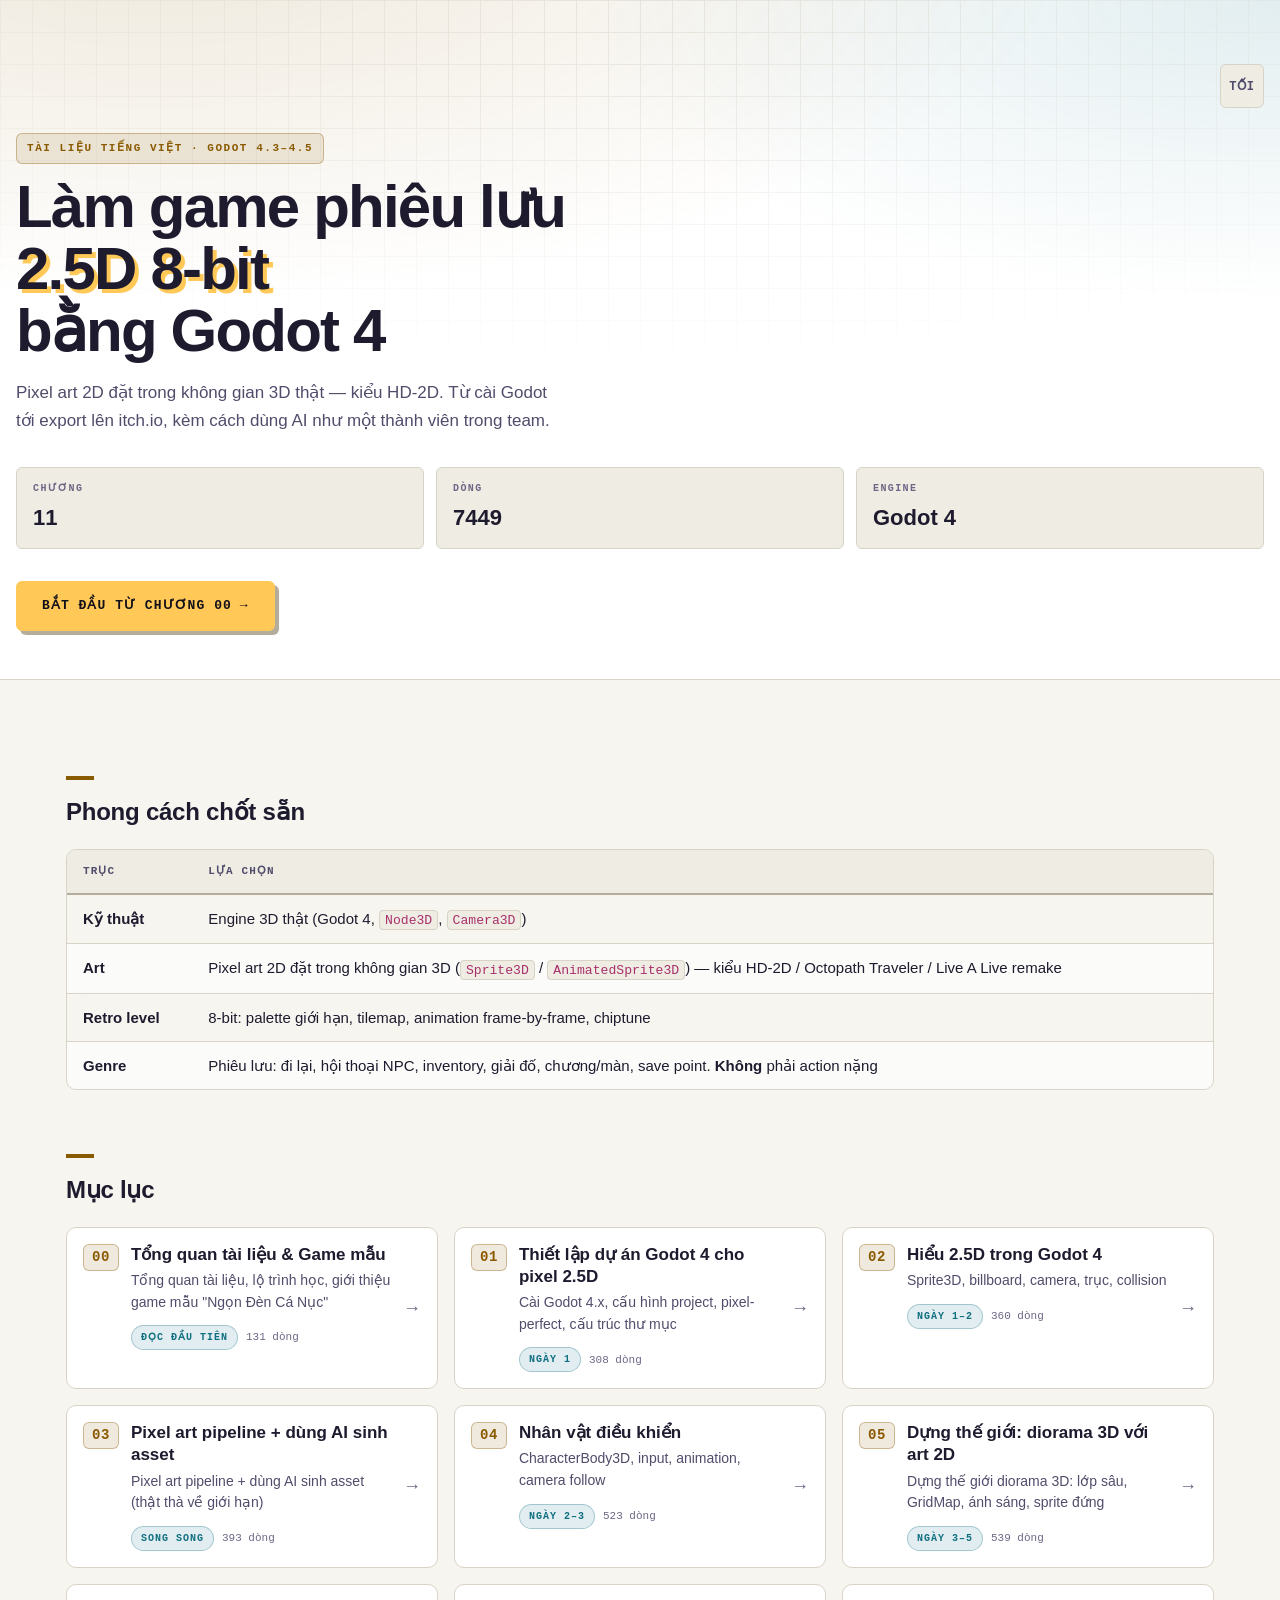
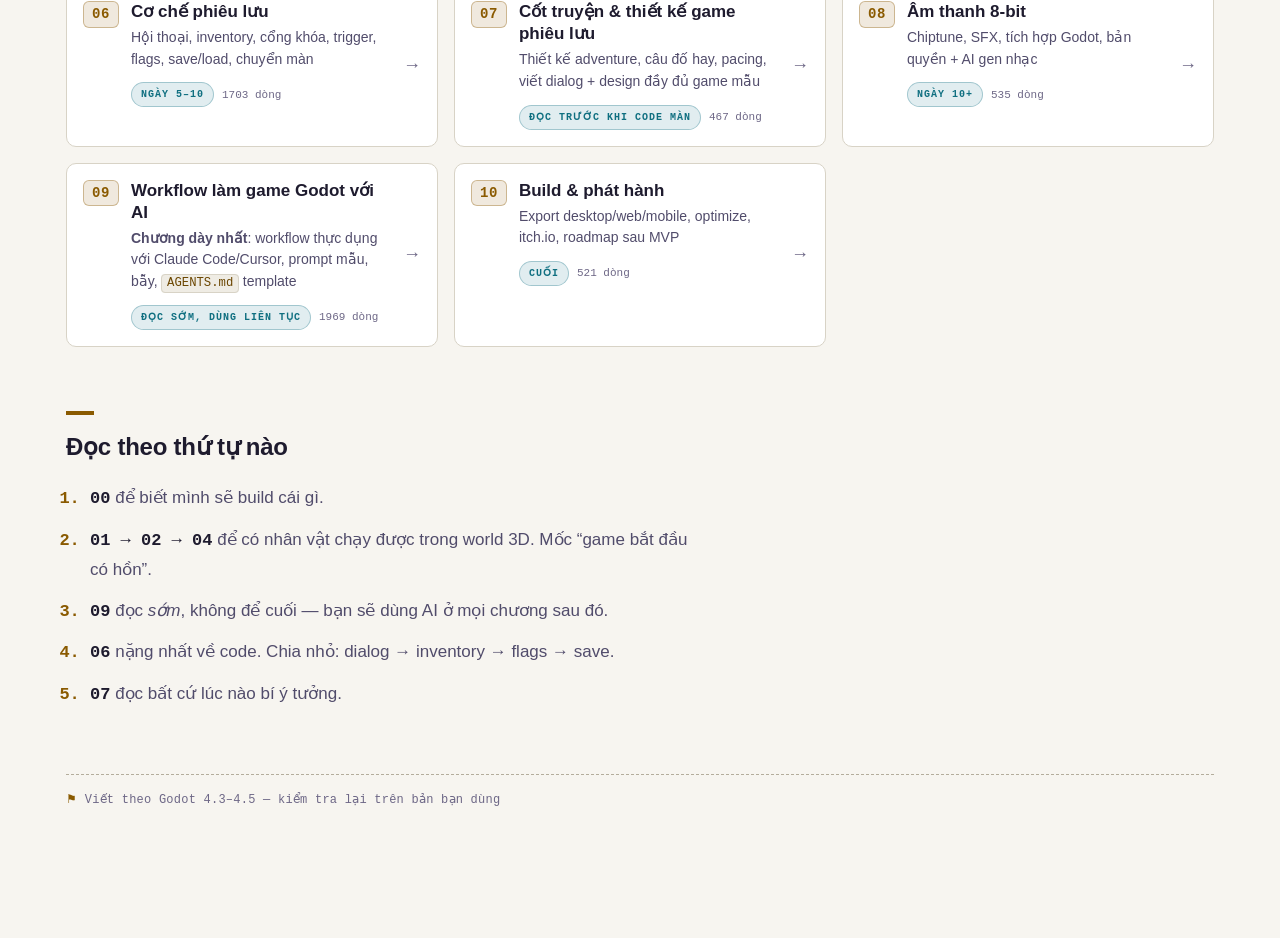
<file: docs/index.html>
<!DOCTYPE html>
<html lang="vi">
<head>
<meta charset="utf-8">
<meta name="viewport" content="width=device-width, initial-scale=1, viewport-fit=cover">
<meta name="color-scheme" content="dark light">
<meta name="theme-color" content="#12101a">
<meta name="description" content="Bộ tài liệu tiếng Việt: dựng game phiêu lưu 2.5D pixel art 8-bit bằng Godot 4, có định hướng workflow AI.">
<title>Làm game phiêu lưu 2.5D 8-bit bằng Godot 4</title>
<link rel="stylesheet" href="style.css">
<link rel="icon" href="data:image/svg+xml,%3Csvg xmlns='http://www.w3.org/2000/svg' viewBox='0 0 16 16'%3E%3Crect width='16' height='16' fill='%2312101a'/%3E%3Crect x='6' y='2' width='4' height='3' fill='%23ffc857'/%3E%3Crect x='5' y='5' width='6' height='2' fill='%23ffe3a0'/%3E%3Crect x='6' y='7' width='4' height='6' fill='%235ad1e6'/%3E%3Crect x='4' y='13' width='8' height='2' fill='%23474063'/%3E%3C/svg%3E">
<script>/* set the saved theme before first paint so there is no flash */(function(){try{var t=localStorage.getItem("g25d-theme");if(t==="light"||t==="dark")document.documentElement.setAttribute("data-theme",t);}catch(e){}})();</script>
</head>
<body class="page page--index">
<header class="hero">
  <div class="hero__tools">
    <button class="iconbtn themebtn" type="button" data-theme-toggle aria-pressed="false" aria-label="Đổi nền sáng/tối">
      <span class="themebtn__txt">Sáng</span>
    </button>
  </div>
  <p class="hero__kicker">Tài liệu tiếng Việt · Godot 4.3–4.5</p>
  <h1 class="hero__title"><span class="hero__title-line">Làm game phiêu lưu</span><span class="hero__title-line hero__title-line--accent">2.5D 8-bit</span><span class="hero__title-line">bằng Godot 4</span></h1>
  <p class="hero__lede">Pixel art 2D đặt trong không gian 3D thật — kiểu HD-2D. Từ cài Godot tới export lên itch.io, kèm cách dùng AI như một thành viên trong team.</p>
  <dl class="stats">
    <div class="stat"><dt>Chương</dt><dd>11</dd></div>
    <div class="stat"><dt>Dòng</dt><dd>7449</dd></div>
    <div class="stat"><dt>Engine</dt><dd>Godot 4</dd></div>
  </dl>
  <a class="btn btn--primary" href="00-to-doc.html">Bắt đầu từ chương 00 <span aria-hidden="true">→</span></a>
</header>

<main class="shell shell--index" id="main">
  <section class="section" aria-labelledby="h-style">
    <h2 class="section__title" id="h-style">Phong cách chốt sẵn</h2>
    <div class="prose prose--intro"><div class="table-wrap" tabindex="0" role="region" aria-label="Bảng, có thể cuộn ngang"><table><thead><tr><th>Trục</th><th>Lựa chọn</th></tr></thead><tbody><tr><td><strong>Kỹ thuật</strong></td><td>Engine 3D thật (Godot 4, <code>Node3D</code>, <code>Camera3D</code>)</td></tr><tr><td><strong>Art</strong></td><td>Pixel art 2D đặt trong không gian 3D (<code>Sprite3D</code> / <code>AnimatedSprite3D</code>) — kiểu HD-2D / Octopath Traveler / Live A Live remake</td></tr><tr><td><strong>Retro level</strong></td><td>8-bit: palette giới hạn, tilemap, animation frame-by-frame, chiptune</td></tr><tr><td><strong>Genre</strong></td><td>Phiêu lưu: đi lại, hội thoại NPC, inventory, giải đố, chương/màn, save point. <strong>Không</strong> phải action nặng</td></tr></tbody></table></div></div>
  </section>

  <section class="section" aria-labelledby="h-toc">
    <h2 class="section__title" id="h-toc">Mục lục</h2>
    <div class="grid">
    <a class="card" href="00-to-doc.html">
      <span class="card__num">00</span>
      <span class="card__body">
        <span class="card__title">Tổng quan tài liệu &amp; Game mẫu</span>
        <span class="card__desc">Tổng quan tài liệu, lộ trình học, giới thiệu game mẫu "Ngọn Đèn Cá Nục"</span>
        <span class="card__meta"><span class="chip">Đọc đầu tiên</span><span class="card__lines">131 dòng</span></span>
      </span>
      <span class="card__go" aria-hidden="true">→</span>
    </a>
    <a class="card" href="01-setup.html">
      <span class="card__num">01</span>
      <span class="card__body">
        <span class="card__title">Thiết lập dự án Godot 4 cho pixel 2.5D</span>
        <span class="card__desc">Cài Godot 4.x, cấu hình project, pixel-perfect, cấu trúc thư mục</span>
        <span class="card__meta"><span class="chip">Ngày 1</span><span class="card__lines">308 dòng</span></span>
      </span>
      <span class="card__go" aria-hidden="true">→</span>
    </a>
    <a class="card" href="02-25d-concepts.html">
      <span class="card__num">02</span>
      <span class="card__body">
        <span class="card__title">Hiểu 2.5D trong Godot 4</span>
        <span class="card__desc">Sprite3D, billboard, camera, trục, collision</span>
        <span class="card__meta"><span class="chip">Ngày 1–2</span><span class="card__lines">360 dòng</span></span>
      </span>
      <span class="card__go" aria-hidden="true">→</span>
    </a>
    <a class="card" href="03-pixel-art-ai.html">
      <span class="card__num">03</span>
      <span class="card__body">
        <span class="card__title">Pixel art pipeline + dùng AI sinh asset</span>
        <span class="card__desc">Pixel art pipeline + dùng AI sinh asset (thật thà về giới hạn)</span>
        <span class="card__meta"><span class="chip">Song song</span><span class="card__lines">393 dòng</span></span>
      </span>
      <span class="card__go" aria-hidden="true">→</span>
    </a>
    <a class="card" href="04-player-character.html">
      <span class="card__num">04</span>
      <span class="card__body">
        <span class="card__title">Nhân vật điều khiển</span>
        <span class="card__desc">CharacterBody3D, input, animation, camera follow</span>
        <span class="card__meta"><span class="chip">Ngày 2–3</span><span class="card__lines">523 dòng</span></span>
      </span>
      <span class="card__go" aria-hidden="true">→</span>
    </a>
    <a class="card" href="05-world-diorama.html">
      <span class="card__num">05</span>
      <span class="card__body">
        <span class="card__title">Dựng thế giới: diorama 3D với art 2D</span>
        <span class="card__desc">Dựng thế giới diorama 3D: lớp sâu, GridMap, ánh sáng, sprite đứng</span>
        <span class="card__meta"><span class="chip">Ngày 3–5</span><span class="card__lines">539 dòng</span></span>
      </span>
      <span class="card__go" aria-hidden="true">→</span>
    </a>
    <a class="card" href="06-adventure-mechanics.html">
      <span class="card__num">06</span>
      <span class="card__body">
        <span class="card__title">Cơ chế phiêu lưu</span>
        <span class="card__desc">Hội thoại, inventory, cổng khóa, trigger, flags, save/load, chuyển màn</span>
        <span class="card__meta"><span class="chip">Ngày 5–10</span><span class="card__lines">1703 dòng</span></span>
      </span>
      <span class="card__go" aria-hidden="true">→</span>
    </a>
    <a class="card" href="07-story-design.html">
      <span class="card__num">07</span>
      <span class="card__body">
        <span class="card__title">Cốt truyện &amp; thiết kế game phiêu lưu</span>
        <span class="card__desc">Thiết kế adventure, câu đố hay, pacing, viết dialog + design đầy đủ game mẫu</span>
        <span class="card__meta"><span class="chip">Đọc trước khi code màn</span><span class="card__lines">467 dòng</span></span>
      </span>
      <span class="card__go" aria-hidden="true">→</span>
    </a>
    <a class="card" href="08-audio-8bit.html">
      <span class="card__num">08</span>
      <span class="card__body">
        <span class="card__title">Âm thanh 8-bit</span>
        <span class="card__desc">Chiptune, SFX, tích hợp Godot, bản quyền + AI gen nhạc</span>
        <span class="card__meta"><span class="chip">Ngày 10+</span><span class="card__lines">535 dòng</span></span>
      </span>
      <span class="card__go" aria-hidden="true">→</span>
    </a>
    <a class="card" href="09-ai-workflow.html">
      <span class="card__num">09</span>
      <span class="card__body">
        <span class="card__title">Workflow làm game Godot với AI</span>
        <span class="card__desc"><strong>Chương dày nhất</strong>: workflow thực dụng với Claude Code/Cursor, prompt mẫu, bẫy, <code>AGENTS.md</code> template</span>
        <span class="card__meta"><span class="chip">Đọc sớm, dùng liên tục</span><span class="card__lines">1969 dòng</span></span>
      </span>
      <span class="card__go" aria-hidden="true">→</span>
    </a>
    <a class="card" href="10-publish.html">
      <span class="card__num">10</span>
      <span class="card__body">
        <span class="card__title">Build &amp; phát hành</span>
        <span class="card__desc">Export desktop/web/mobile, optimize, itch.io, roadmap sau MVP</span>
        <span class="card__meta"><span class="chip">Cuối</span><span class="card__lines">521 dòng</span></span>
      </span>
      <span class="card__go" aria-hidden="true">→</span>
    </a>
    </div>
  </section>

  <section class="section" aria-labelledby="h-how">
    <h2 class="section__title" id="h-how">Đọc theo thứ tự nào</h2>
    <ol class="steps">
      <li><strong>00</strong> để biết mình sẽ build cái gì.</li>
      <li><strong>01 → 02 → 04</strong> để có nhân vật chạy được trong world 3D. Mốc “game bắt đầu có hồn”.</li>
      <li><strong>09</strong> đọc <em>sớm</em>, không để cuối — bạn sẽ dùng AI ở mọi chương sau đó.</li>
      <li><strong>06</strong> nặng nhất về code. Chia nhỏ: dialog → inventory → flags → save.</li>
      <li><strong>07</strong> đọc bất cứ lúc nào bí ý tưởng.</li>
    </ol>
  </section>

  <footer class="foot">
    <p class="foot__note">Viết theo Godot 4.3–4.5 — kiểm tra lại trên bản bạn dùng</p>
  </footer>
</main>
<script src="app.js" defer></script>
</body>
</html>
</file>
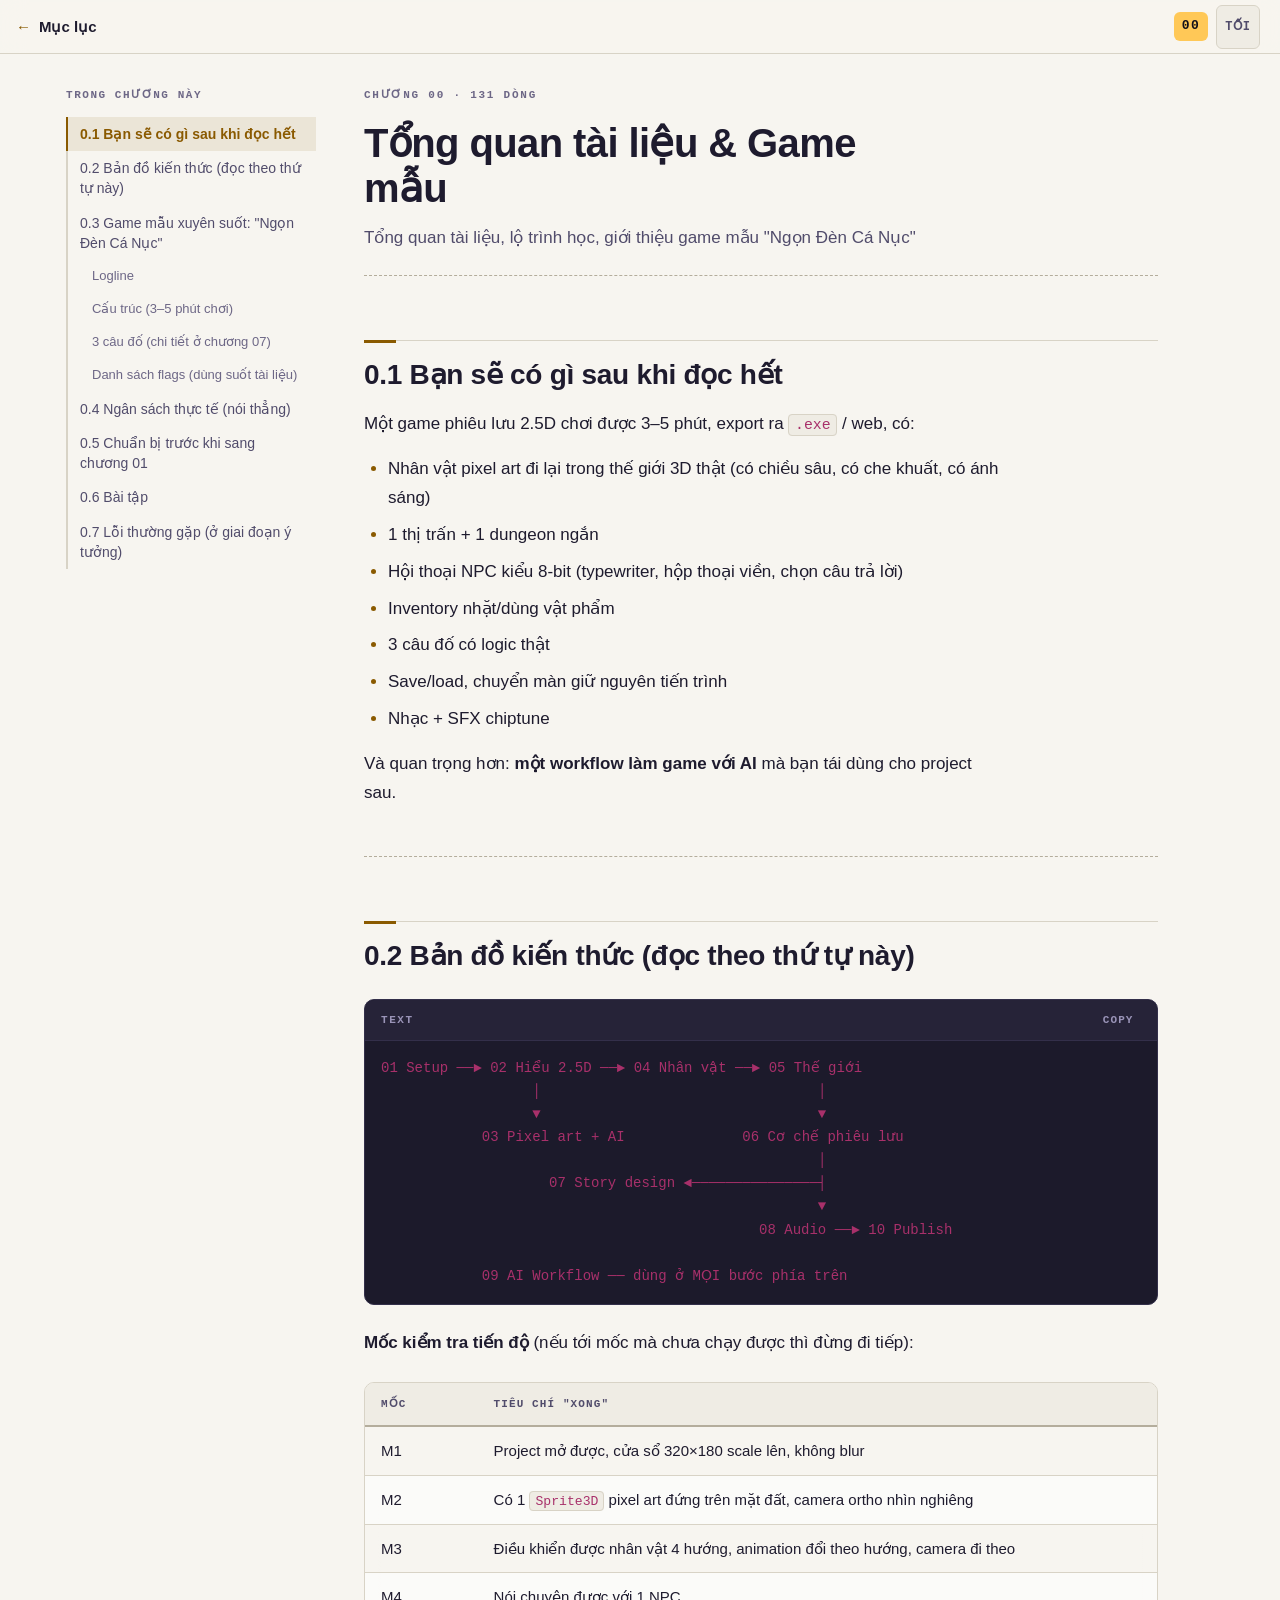
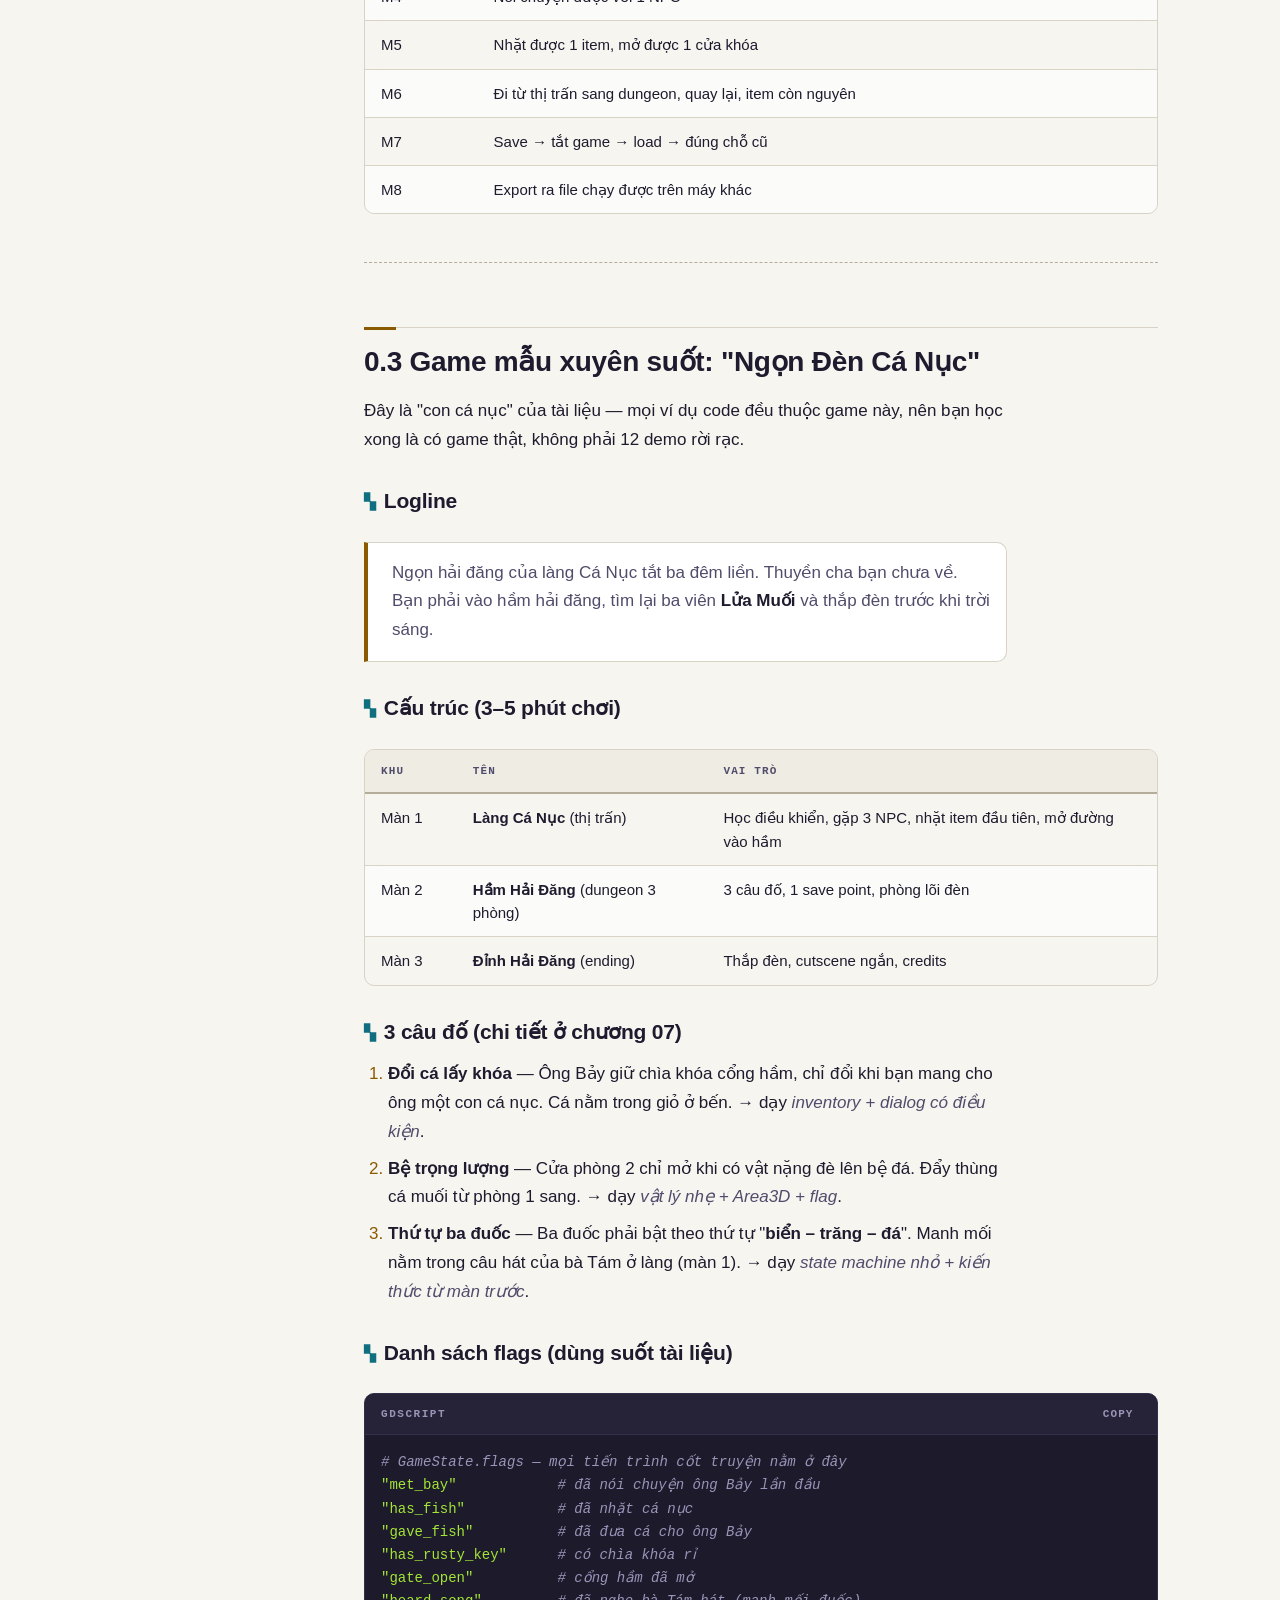
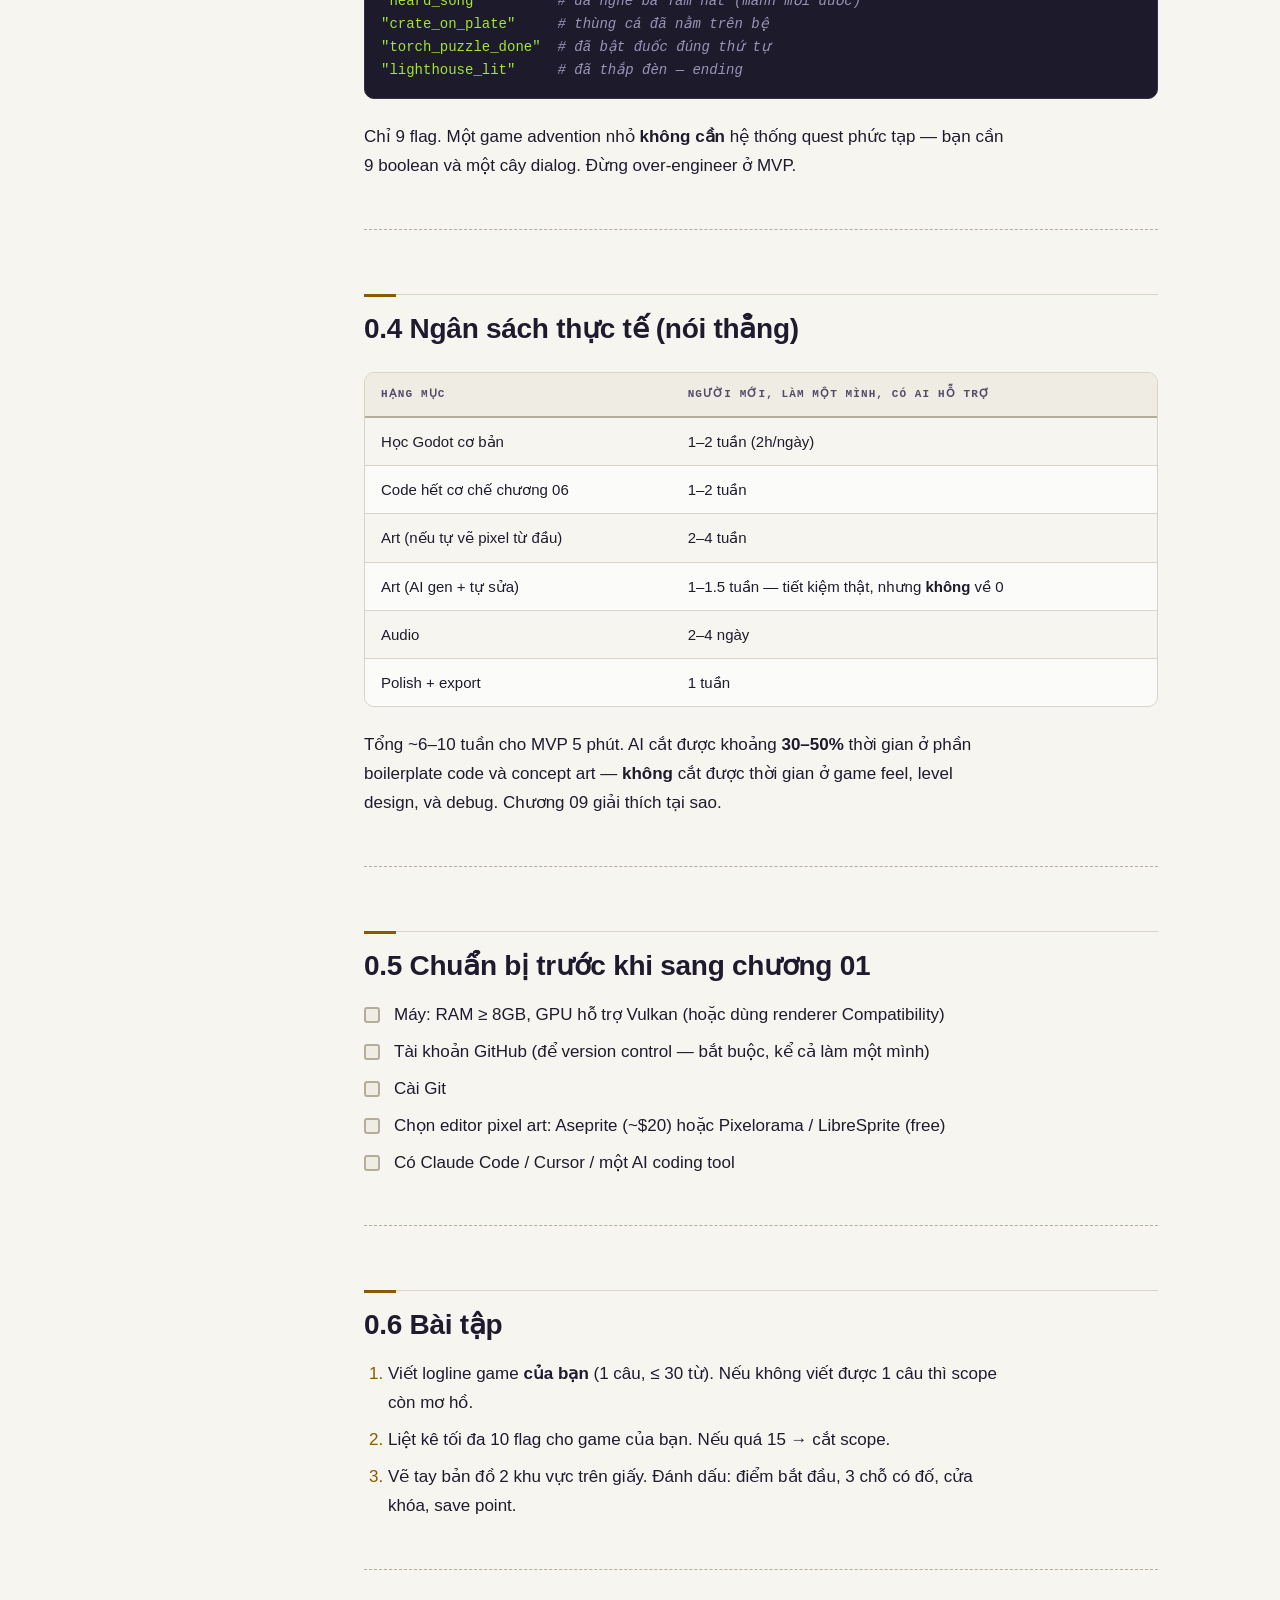
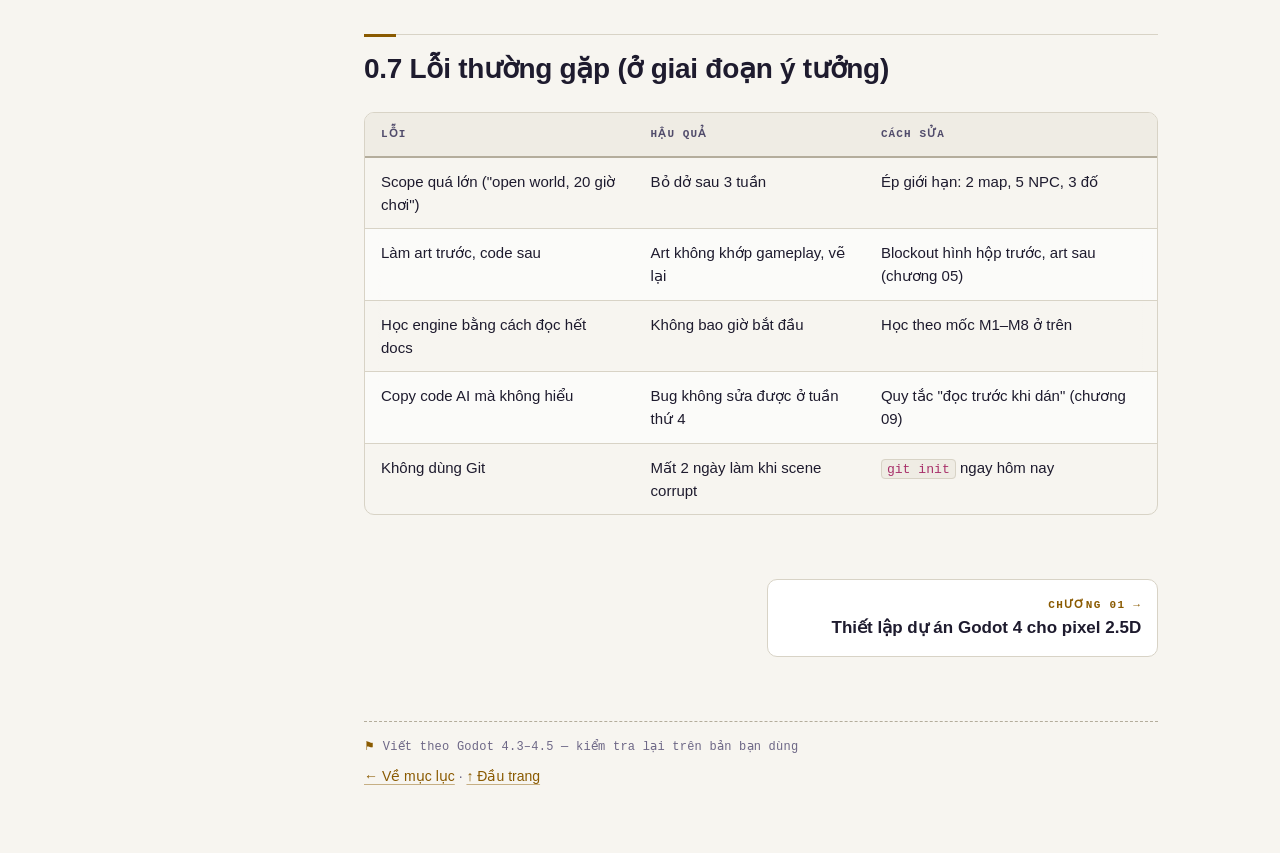
<file: docs/00-to-doc.html>
<!DOCTYPE html>
<html lang="vi">
<head>
<meta charset="utf-8">
<meta name="viewport" content="width=device-width, initial-scale=1, viewport-fit=cover">
<meta name="color-scheme" content="dark light">
<meta name="theme-color" content="#12101a">
<meta name="description" content="Tổng quan tài liệu, lộ trình học, giới thiệu game mẫu &quot;Ngọn Đèn Cá Nục&quot;">
<title>00 Tổng quan tài liệu &amp; Game mẫu · Godot 4 2.5D</title>
<link rel="stylesheet" href="style.css">
<link rel="icon" href="data:image/svg+xml,%3Csvg xmlns='http://www.w3.org/2000/svg' viewBox='0 0 16 16'%3E%3Crect width='16' height='16' fill='%2312101a'/%3E%3Crect x='6' y='2' width='4' height='3' fill='%23ffc857'/%3E%3Crect x='5' y='5' width='6' height='2' fill='%23ffe3a0'/%3E%3Crect x='6' y='7' width='4' height='6' fill='%235ad1e6'/%3E%3Crect x='4' y='13' width='8' height='2' fill='%23474063'/%3E%3C/svg%3E">
<script>/* set the saved theme before first paint so there is no flash */(function(){try{var t=localStorage.getItem("g25d-theme");if(t==="light"||t==="dark")document.documentElement.setAttribute("data-theme",t);}catch(e){}})();</script>
</head>
<body class="page page--chapter">
<div class="progress" aria-hidden="true"><span class="progress__bar" id="progressBar"></span></div>

<header class="topbar">
  <a class="topbar__back" href="index.html"><span aria-hidden="true">←</span> Mục lục</a>
  <span class="topbar__num">00</span>
  <button class="iconbtn themebtn" type="button" data-theme-toggle aria-pressed="false" aria-label="Đổi nền sáng/tối">
    <span class="themebtn__txt">Sáng</span>
  </button>
  <button class="iconbtn topbar__toc" id="tocToggle" type="button" aria-expanded="false" aria-controls="tocPanel">
    <span class="topbar__toc-icon" aria-hidden="true"></span><span>Mục</span>
  </button>
</header>

<div class="shell">
  <nav class="toc" id="tocPanel" aria-label="Mục lục chương">
    <p class="toc__title">Trong chương này</p>
    <ol class="toc__list"><li class="toc__item toc__item--h2"><a href="#01-bạn-sẽ-có-gì-sau-khi-đọc-hết">0.1 Bạn sẽ có gì sau khi đọc hết</a></li><li class="toc__item toc__item--h2"><a href="#02-bản-đồ-kiến-thức-đọc-theo-thứ-tự-này">0.2 Bản đồ kiến thức (đọc theo thứ tự này)</a></li><li class="toc__item toc__item--h2"><a href="#03-game-mẫu-xuyên-suốt-ngọn-đèn-cá-nục">0.3 Game mẫu xuyên suốt: "Ngọn Đèn Cá Nục"</a></li><li class="toc__item toc__item--h3"><a href="#logline">Logline</a></li><li class="toc__item toc__item--h3"><a href="#cấu-trúc-3-5-phút-chơi">Cấu trúc (3–5 phút chơi)</a></li><li class="toc__item toc__item--h3"><a href="#3-câu-đố-chi-tiết-ở-chương-07">3 câu đố (chi tiết ở chương 07)</a></li><li class="toc__item toc__item--h3"><a href="#danh-sách-flags-dùng-suốt-tài-liệu">Danh sách flags (dùng suốt tài liệu)</a></li><li class="toc__item toc__item--h2"><a href="#04-ngân-sách-thực-tế-nói-thẳng">0.4 Ngân sách thực tế (nói thẳng)</a></li><li class="toc__item toc__item--h2"><a href="#05-chuẩn-bị-trước-khi-sang-chương-01">0.5 Chuẩn bị trước khi sang chương 01</a></li><li class="toc__item toc__item--h2"><a href="#06-bài-tập">0.6 Bài tập</a></li><li class="toc__item toc__item--h2"><a href="#07-lỗi-thường-gặp-ở-giai-đoạn-ý-tưởng">0.7 Lỗi thường gặp (ở giai đoạn ý tưởng)</a></li></ol>
  </nav>

  <main class="main" id="main">
    <article class="prose">
      <p class="eyebrow">Chương 00 · 131 dòng</p>
      <h1 class="title">Tổng quan tài liệu &amp; Game mẫu</h1>
      <p class="lede">Tổng quan tài liệu, lộ trình học, giới thiệu game mẫu "Ngọn Đèn Cá Nục"</p>
      <hr class="rule rule--tight">
      <h2 id="01-bạn-sẽ-có-gì-sau-khi-đọc-hết" class="h h--2">0.1 Bạn sẽ có gì sau khi đọc hết<a class="anchor" href="#01-bạn-sẽ-có-gì-sau-khi-đọc-hết" aria-label="Liên kết tới mục này">#</a></h2><p>Một game phiêu lưu 2.5D chơi được 3–5 phút, export ra <code>.exe</code> / web, có:</p><ul class="list"><li>Nhân vật pixel art đi lại trong thế giới 3D thật (có chiều sâu, có che khuất, có ánh sáng)</li><li>1 thị trấn + 1 dungeon ngắn</li><li>Hội thoại NPC kiểu 8-bit (typewriter, hộp thoại viền, chọn câu trả lời)</li><li>Inventory nhặt/dùng vật phẩm</li><li>3 câu đố có logic thật</li><li>Save/load, chuyển màn giữ nguyên tiến trình</li><li>Nhạc + SFX chiptune</li></ul><p>Và quan trọng hơn: <strong>một workflow làm game với AI</strong> mà bạn tái dùng cho project sau.</p><hr class="rule"><h2 id="02-bản-đồ-kiến-thức-đọc-theo-thứ-tự-này" class="h h--2">0.2 Bản đồ kiến thức (đọc theo thứ tự này)<a class="anchor" href="#02-bản-đồ-kiến-thức-đọc-theo-thứ-tự-này" aria-label="Liên kết tới mục này">#</a></h2><figure class="code" data-lang="text"><figcaption><span class="code__lang">Text</span><button class="code__copy" type="button" aria-label="Sao chép đoạn code"><span class="code__copy-txt">Copy</span></button></figcaption><pre><code class="lang-text">01 Setup ──► 02 Hiểu 2.5D ──► 04 Nhân vật ──► 05 Thế giới
                  │                                 │
                  ▼                                 ▼
            03 Pixel art + AI              06 Cơ chế phiêu lưu
                                                    │
                    07 Story design ◄───────────────┤
                                                    ▼
                                             08 Audio ──► 10 Publish

            09 AI Workflow ── dùng ở MỌI bước phía trên</code></pre></figure><p><strong>Mốc kiểm tra tiến độ</strong> (nếu tới mốc mà chưa chạy được thì đừng đi tiếp):</p><div class="table-wrap" tabindex="0" role="region" aria-label="Bảng, có thể cuộn ngang"><table><thead><tr><th>Mốc</th><th>Tiêu chí "xong"</th></tr></thead><tbody><tr><td>M1</td><td>Project mở được, cửa sổ 320×180 scale lên, không blur</td></tr><tr><td>M2</td><td>Có 1 <code>Sprite3D</code> pixel art đứng trên mặt đất, camera ortho nhìn nghiêng</td></tr><tr><td>M3</td><td>Điều khiển được nhân vật 4 hướng, animation đổi theo hướng, camera đi theo</td></tr><tr><td>M4</td><td>Nói chuyện được với 1 NPC</td></tr><tr><td>M5</td><td>Nhặt được 1 item, mở được 1 cửa khóa</td></tr><tr><td>M6</td><td>Đi từ thị trấn sang dungeon, quay lại, item còn nguyên</td></tr><tr><td>M7</td><td>Save → tắt game → load → đúng chỗ cũ</td></tr><tr><td>M8</td><td>Export ra file chạy được trên máy khác</td></tr></tbody></table></div><hr class="rule"><h2 id="03-game-mẫu-xuyên-suốt-ngọn-đèn-cá-nục" class="h h--2">0.3 Game mẫu xuyên suốt: <strong>"Ngọn Đèn Cá Nục"</strong><a class="anchor" href="#03-game-mẫu-xuyên-suốt-ngọn-đèn-cá-nục" aria-label="Liên kết tới mục này">#</a></h2><p>Đây là "con cá nục" của tài liệu — mọi ví dụ code đều thuộc game này, nên bạn học xong là có game thật, không phải 12 demo rời rạc.</p><h3 id="logline" class="h h--3">Logline<a class="anchor" href="#logline" aria-label="Liên kết tới mục này">#</a></h3><blockquote class="note"><p>Ngọn hải đăng của làng Cá Nục tắt ba đêm liền. Thuyền cha bạn chưa về. Bạn phải vào hầm hải đăng, tìm lại ba viên <strong>Lửa Muối</strong> và thắp đèn trước khi trời sáng.</p></blockquote><h3 id="cấu-trúc-3-5-phút-chơi" class="h h--3">Cấu trúc (3–5 phút chơi)<a class="anchor" href="#cấu-trúc-3-5-phút-chơi" aria-label="Liên kết tới mục này">#</a></h3><div class="table-wrap" tabindex="0" role="region" aria-label="Bảng, có thể cuộn ngang"><table><thead><tr><th>Khu</th><th>Tên</th><th>Vai trò</th></tr></thead><tbody><tr><td>Màn 1</td><td><strong>Làng Cá Nục</strong> (thị trấn)</td><td>Học điều khiển, gặp 3 NPC, nhặt item đầu tiên, mở đường vào hầm</td></tr><tr><td>Màn 2</td><td><strong>Hầm Hải Đăng</strong> (dungeon 3 phòng)</td><td>3 câu đố, 1 save point, phòng lõi đèn</td></tr><tr><td>Màn 3</td><td><strong>Đỉnh Hải Đăng</strong> (ending)</td><td>Thắp đèn, cutscene ngắn, credits</td></tr></tbody></table></div><h3 id="3-câu-đố-chi-tiết-ở-chương-07" class="h h--3">3 câu đố (chi tiết ở chương 07)<a class="anchor" href="#3-câu-đố-chi-tiết-ở-chương-07" aria-label="Liên kết tới mục này">#</a></h3><ol class="list"><li><strong>Đổi cá lấy khóa</strong> — Ông Bảy giữ chìa khóa cổng hầm, chỉ đổi khi bạn mang cho ông một con cá nục. Cá nằm trong giỏ ở bến. → dạy <em>inventory + dialog có điều kiện</em>.</li><li><strong>Bệ trọng lượng</strong> — Cửa phòng 2 chỉ mở khi có vật nặng đè lên bệ đá. Đẩy thùng cá muối từ phòng 1 sang. → dạy <em>vật lý nhẹ + Area3D + flag</em>.</li><li><strong>Thứ tự ba đuốc</strong> — Ba đuốc phải bật theo thứ tự "<strong>biển – trăng – đá</strong>". Manh mối nằm trong câu hát của bà Tám ở làng (màn 1). → dạy <em>state machine nhỏ + kiến thức từ màn trước</em>.</li></ol><h3 id="danh-sách-flags-dùng-suốt-tài-liệu" class="h h--3">Danh sách flags (dùng suốt tài liệu)<a class="anchor" href="#danh-sách-flags-dùng-suốt-tài-liệu" aria-label="Liên kết tới mục này">#</a></h3><figure class="code" data-lang="gdscript"><figcaption><span class="code__lang">GDScript</span><button class="code__copy" type="button" aria-label="Sao chép đoạn code"><span class="code__copy-txt">Copy</span></button></figcaption><pre><code class="lang-gdscript"># GameState.flags — mọi tiến trình cốt truyện nằm ở đây
"met_bay"            # đã nói chuyện ông Bảy lần đầu
"has_fish"           # đã nhặt cá nục
"gave_fish"          # đã đưa cá cho ông Bảy
"has_rusty_key"      # có chìa khóa rỉ
"gate_open"          # cổng hầm đã mở
"heard_song"         # đã nghe bà Tám hát (manh mối đuốc)
"crate_on_plate"     # thùng cá đã nằm trên bệ
"torch_puzzle_done"  # đã bật đuốc đúng thứ tự
"lighthouse_lit"     # đã thắp đèn — ending</code></pre></figure><p>Chỉ 9 flag. Một game advention nhỏ <strong>không cần</strong> hệ thống quest phức tạp — bạn cần 9 boolean và một cây dialog. Đừng over-engineer ở MVP.</p><hr class="rule"><h2 id="04-ngân-sách-thực-tế-nói-thẳng" class="h h--2">0.4 Ngân sách thực tế (nói thẳng)<a class="anchor" href="#04-ngân-sách-thực-tế-nói-thẳng" aria-label="Liên kết tới mục này">#</a></h2><div class="table-wrap" tabindex="0" role="region" aria-label="Bảng, có thể cuộn ngang"><table><thead><tr><th>Hạng mục</th><th>Người mới, làm một mình, có AI hỗ trợ</th></tr></thead><tbody><tr><td>Học Godot cơ bản</td><td>1–2 tuần (2h/ngày)</td></tr><tr><td>Code hết cơ chế chương 06</td><td>1–2 tuần</td></tr><tr><td>Art (nếu tự vẽ pixel từ đầu)</td><td>2–4 tuần</td></tr><tr><td>Art (AI gen + tự sửa)</td><td>1–1.5 tuần — tiết kiệm thật, nhưng <strong>không</strong> về 0</td></tr><tr><td>Audio</td><td>2–4 ngày</td></tr><tr><td>Polish + export</td><td>1 tuần</td></tr></tbody></table></div><p>Tổng ~6–10 tuần cho MVP 5 phút. AI cắt được khoảng <strong>30–50%</strong> thời gian ở phần boilerplate code và concept art — <strong>không</strong> cắt được thời gian ở game feel, level design, và debug. Chương 09 giải thích tại sao.</p><hr class="rule"><h2 id="05-chuẩn-bị-trước-khi-sang-chương-01" class="h h--2">0.5 Chuẩn bị trước khi sang chương 01<a class="anchor" href="#05-chuẩn-bị-trước-khi-sang-chương-01" aria-label="Liên kết tới mục này">#</a></h2><ul class="list list--task"><li class="task"><span class="checkbox" aria-hidden="true"></span>Máy: RAM ≥ 8GB, GPU hỗ trợ Vulkan (hoặc dùng renderer Compatibility)</li><li class="task"><span class="checkbox" aria-hidden="true"></span>Tài khoản GitHub (để version control — bắt buộc, kể cả làm một mình)</li><li class="task"><span class="checkbox" aria-hidden="true"></span>Cài Git</li><li class="task"><span class="checkbox" aria-hidden="true"></span>Chọn editor pixel art: Aseprite (~$20) hoặc Pixelorama / LibreSprite (free)</li><li class="task"><span class="checkbox" aria-hidden="true"></span>Có Claude Code / Cursor / một AI coding tool</li></ul><hr class="rule"><h2 id="06-bài-tập" class="h h--2">0.6 Bài tập<a class="anchor" href="#06-bài-tập" aria-label="Liên kết tới mục này">#</a></h2><ol class="list"><li>Viết logline game <strong>của bạn</strong> (1 câu, ≤ 30 từ). Nếu không viết được 1 câu thì scope còn mơ hồ.</li><li>Liệt kê tối đa 10 flag cho game của bạn. Nếu quá 15 → cắt scope.</li><li>Vẽ tay bản đồ 2 khu vực trên giấy. Đánh dấu: điểm bắt đầu, 3 chỗ có đố, cửa khóa, save point.</li></ol><hr class="rule"><h2 id="07-lỗi-thường-gặp-ở-giai-đoạn-ý-tưởng" class="h h--2">0.7 Lỗi thường gặp (ở giai đoạn ý tưởng)<a class="anchor" href="#07-lỗi-thường-gặp-ở-giai-đoạn-ý-tưởng" aria-label="Liên kết tới mục này">#</a></h2><div class="table-wrap" tabindex="0" role="region" aria-label="Bảng, có thể cuộn ngang"><table><thead><tr><th>Lỗi</th><th>Hậu quả</th><th>Cách sửa</th></tr></thead><tbody><tr><td>Scope quá lớn ("open world, 20 giờ chơi")</td><td>Bỏ dở sau 3 tuần</td><td>Ép giới hạn: 2 map, 5 NPC, 3 đố</td></tr><tr><td>Làm art trước, code sau</td><td>Art không khớp gameplay, vẽ lại</td><td>Blockout hình hộp trước, art sau (chương 05)</td></tr><tr><td>Học engine bằng cách đọc hết docs</td><td>Không bao giờ bắt đầu</td><td>Học theo mốc M1–M8 ở trên</td></tr><tr><td>Copy code AI mà không hiểu</td><td>Bug không sửa được ở tuần thứ 4</td><td>Quy tắc "đọc trước khi dán" (chương 09)</td></tr><tr><td>Không dùng Git</td><td>Mất 2 ngày làm khi scene corrupt</td><td><code>git init</code> ngay hôm nay</td></tr></tbody></table></div>
    </article>

    <nav class="pager" aria-label="Chuyển chương"><a class="pager__link pager__link--next" href="01-setup.html"><span class="pager__dir">Chương 01 →</span><span class="pager__title">Thiết lập dự án Godot 4 cho pixel 2.5D</span></a></nav>

    <footer class="foot">
      <p class="foot__note">Viết theo Godot 4.3–4.5 — kiểm tra lại trên bản bạn dùng</p>
      <p class="foot__links"><a href="index.html">← Về mục lục</a> · <a href="#main">↑ Đầu trang</a></p>
    </footer>
  </main>
</div>

<button class="totop" id="toTop" type="button" aria-label="Lên đầu trang">↑</button>
<div class="scrim" id="scrim" hidden></div>
<script src="app.js" defer></script>
</body>
</html>
</file>
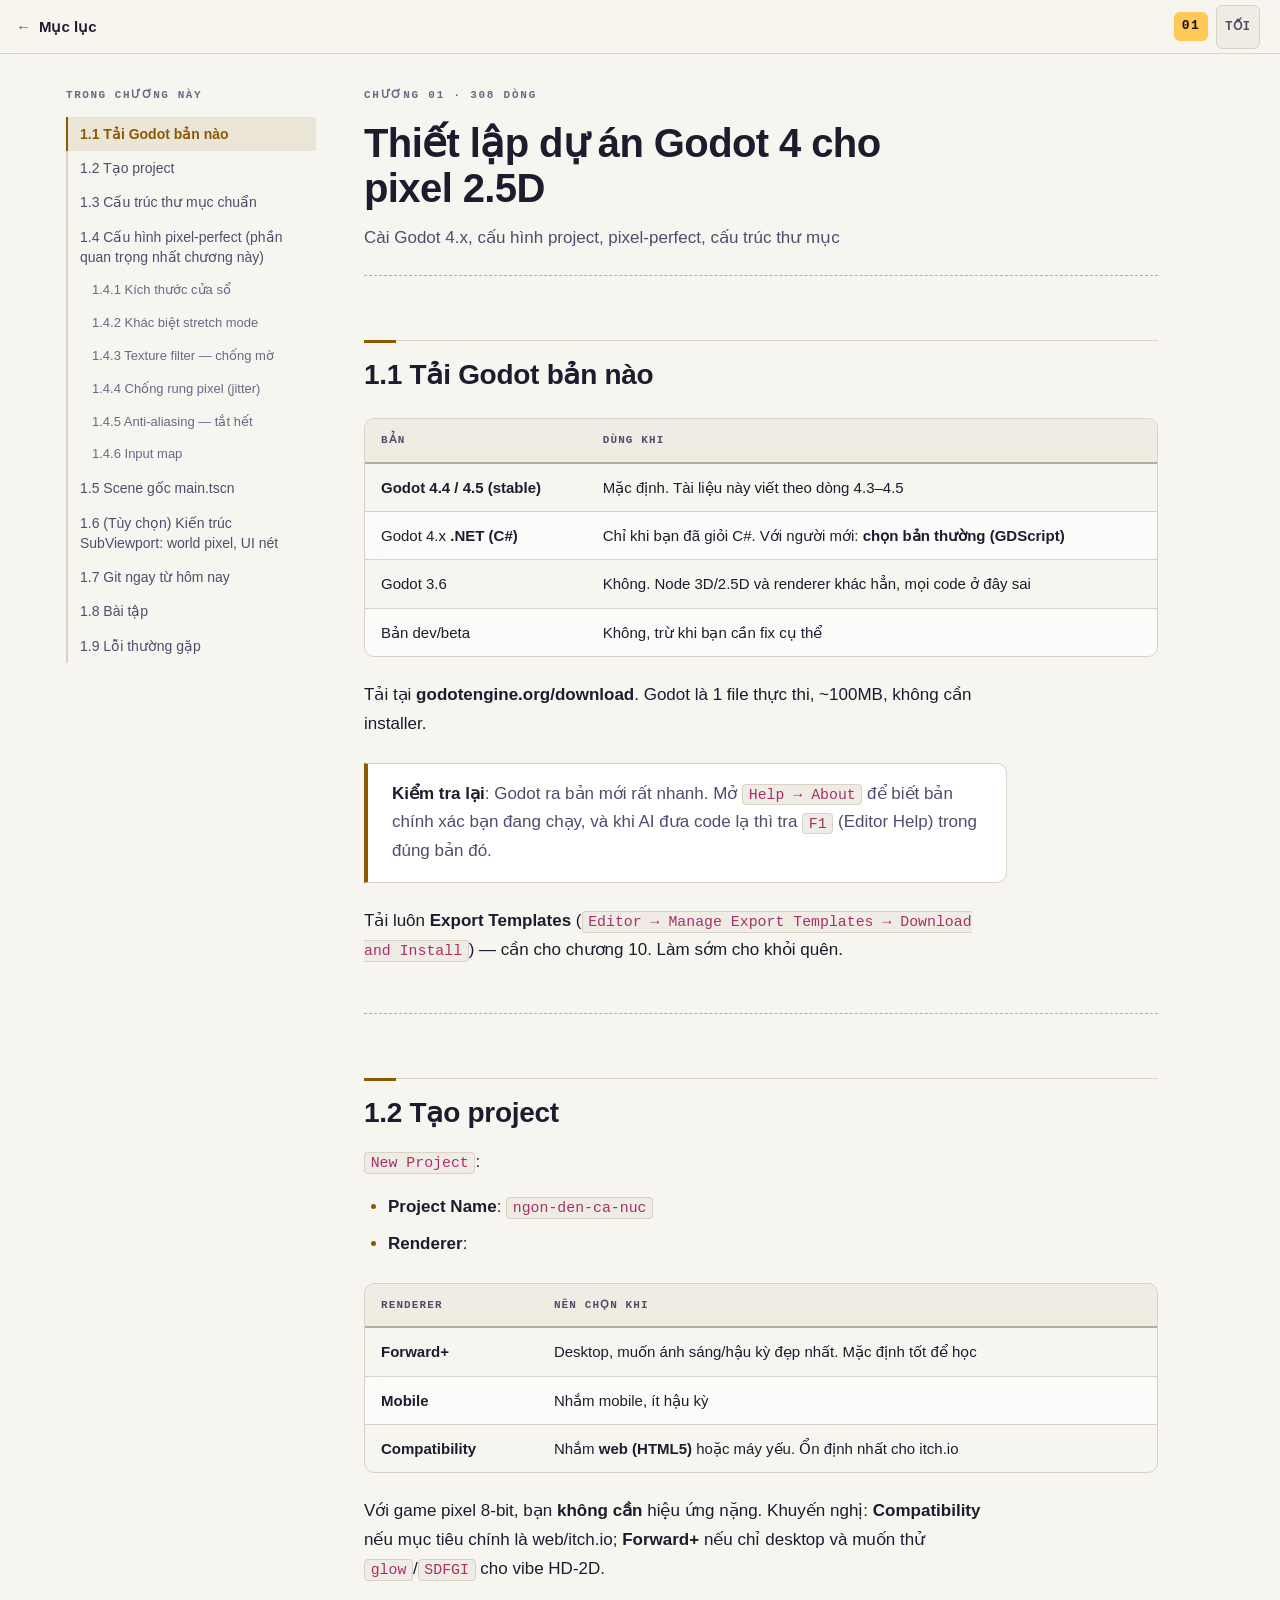
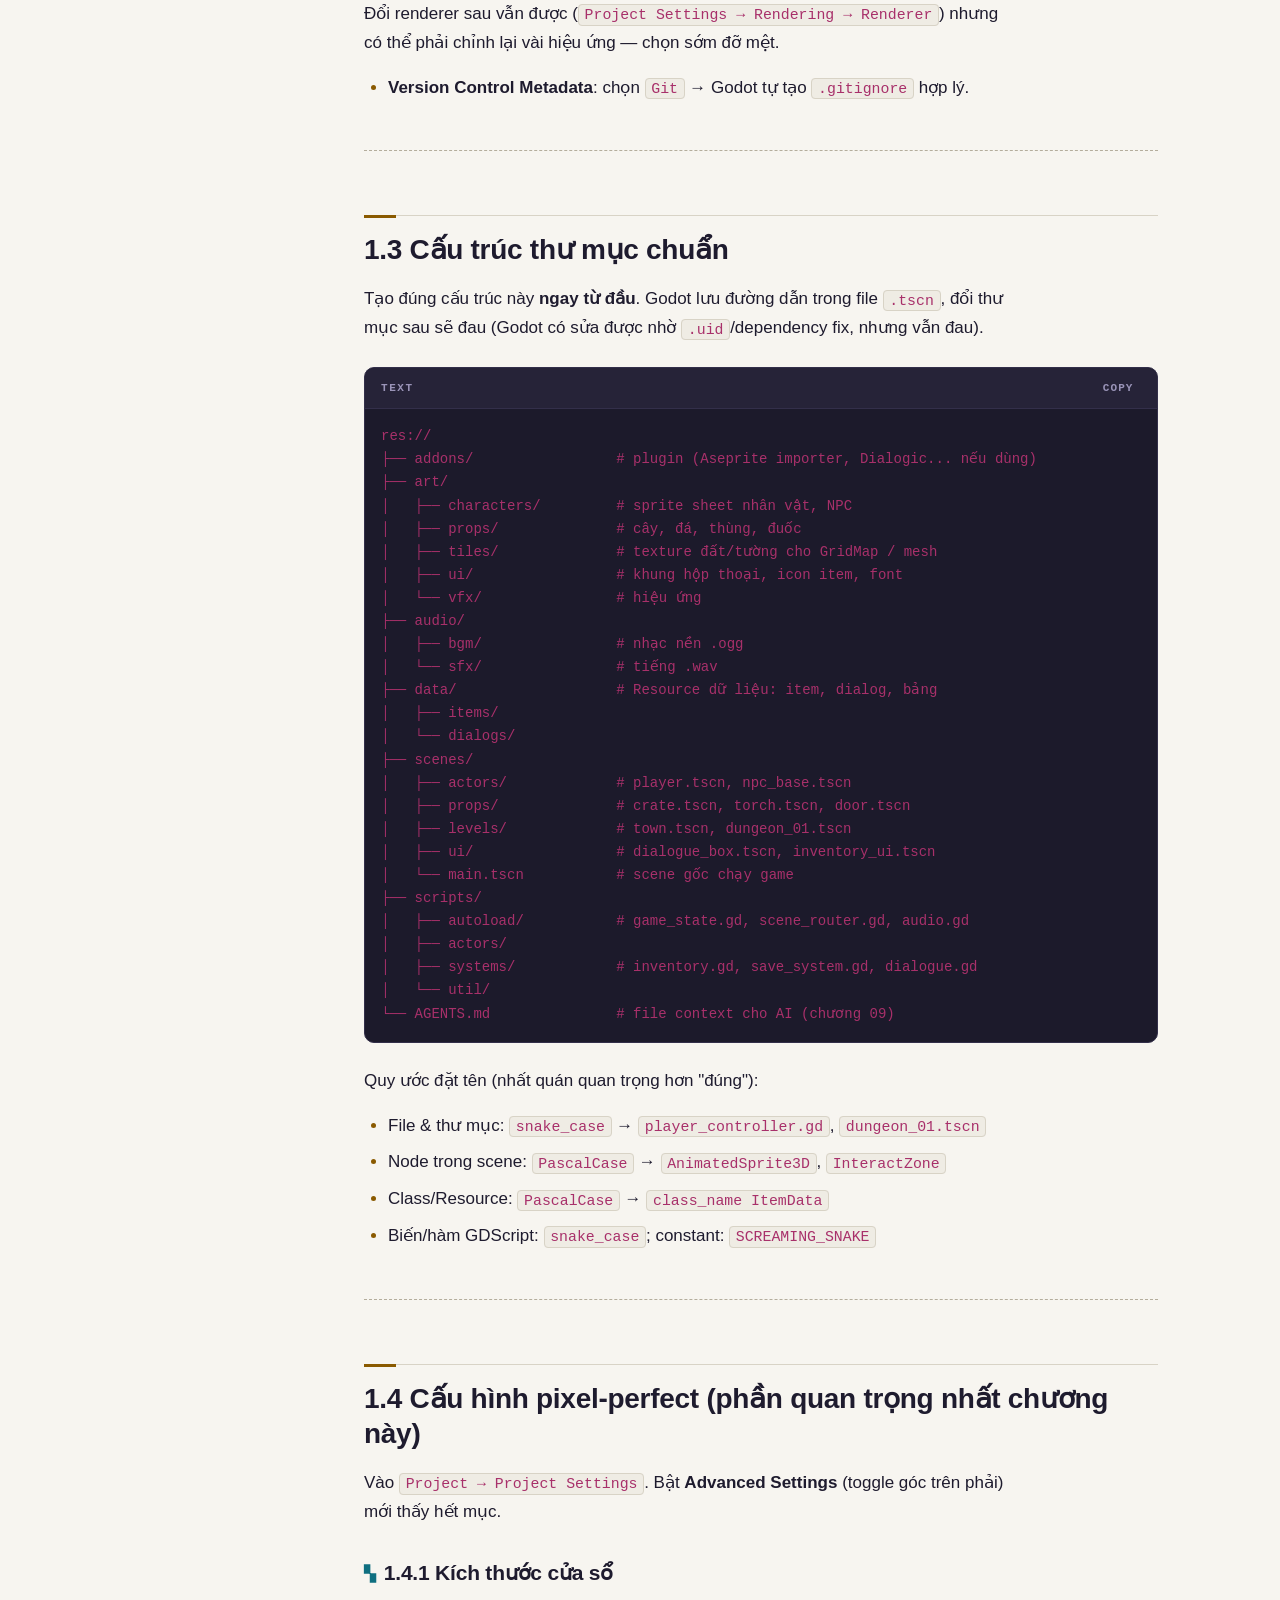
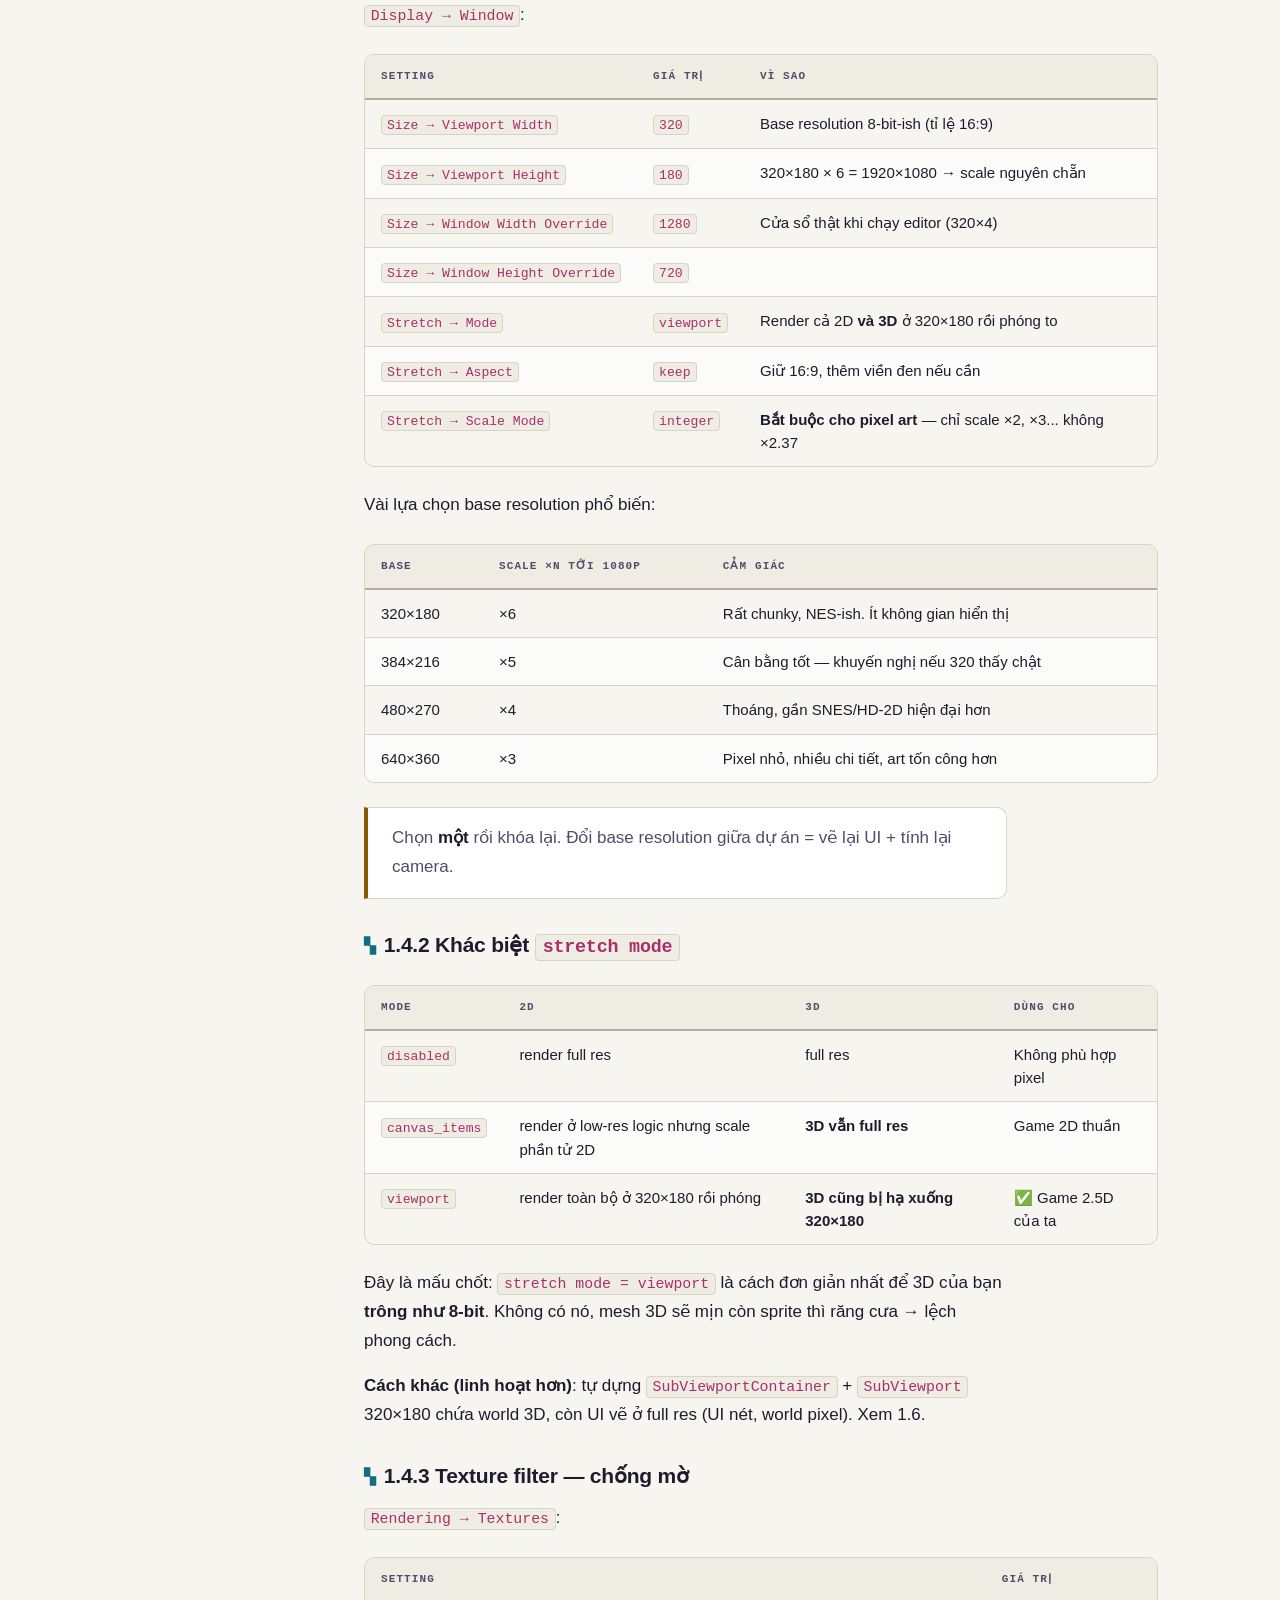
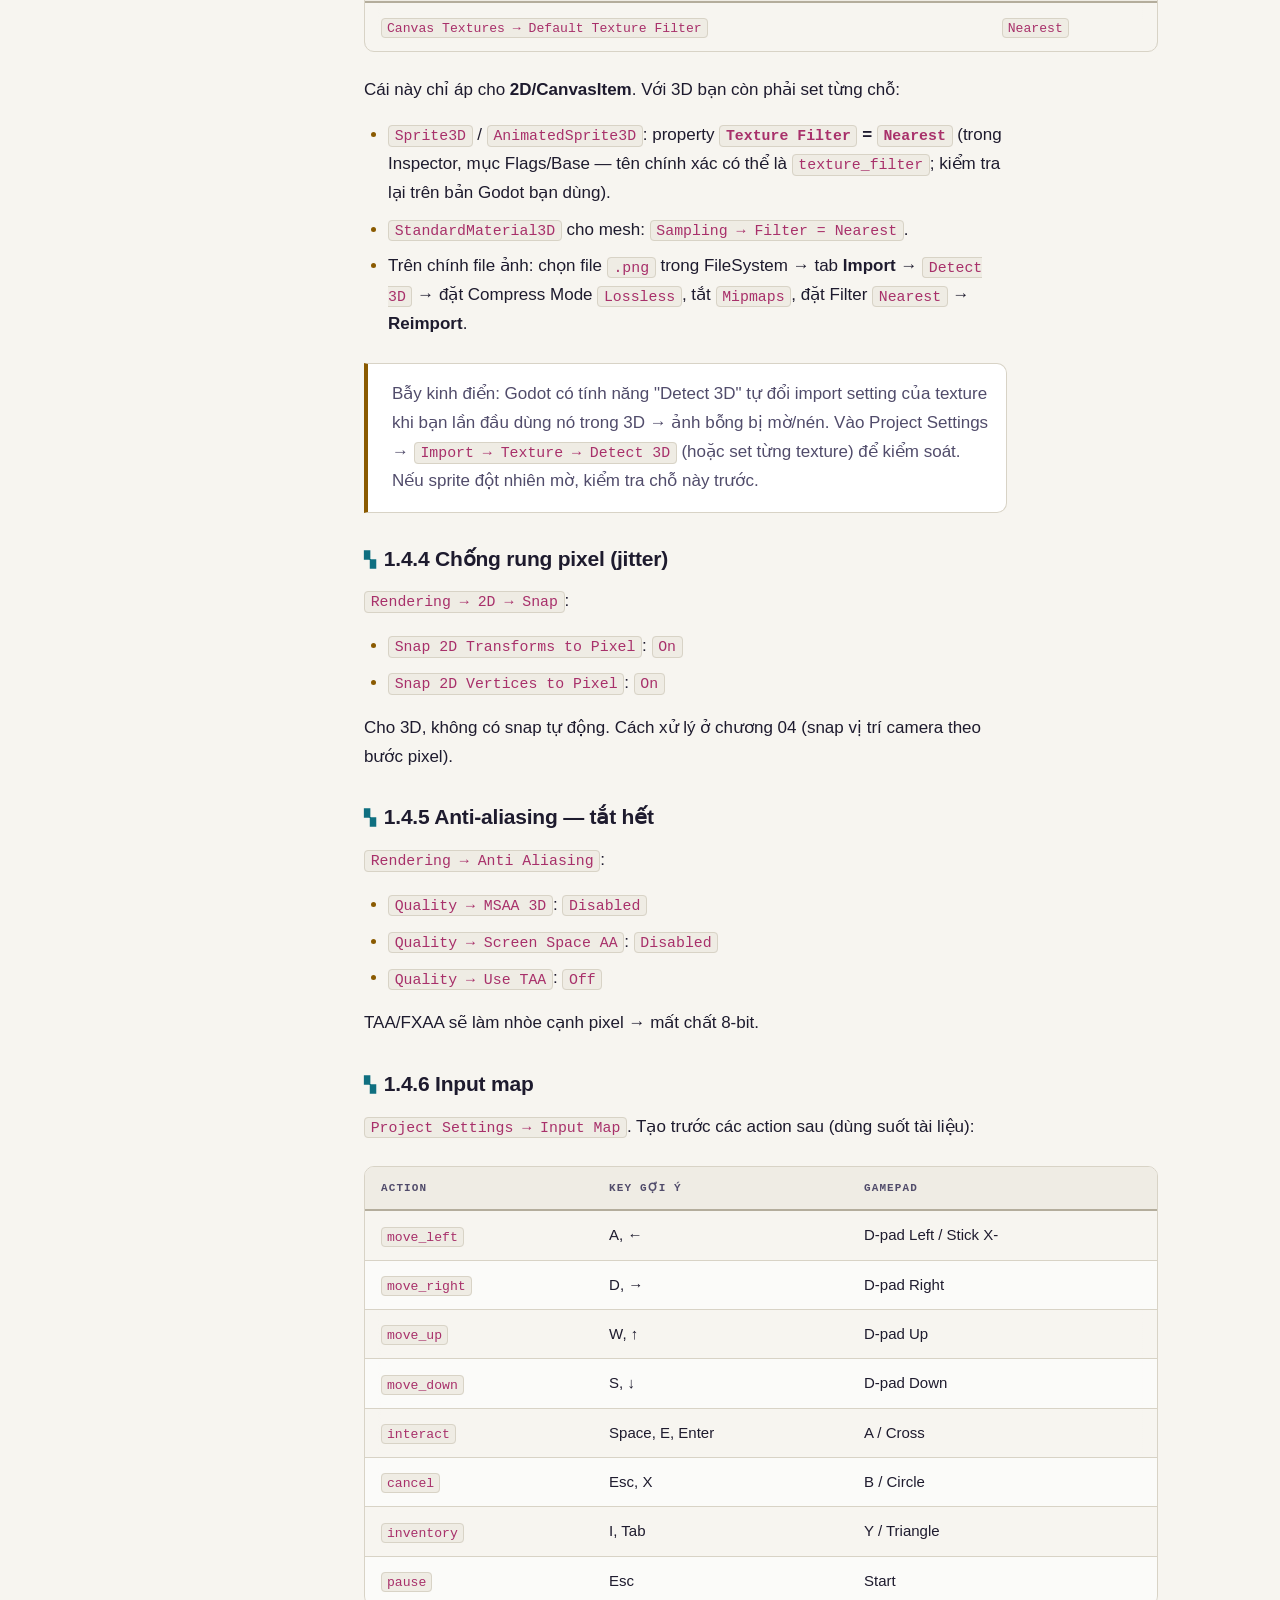
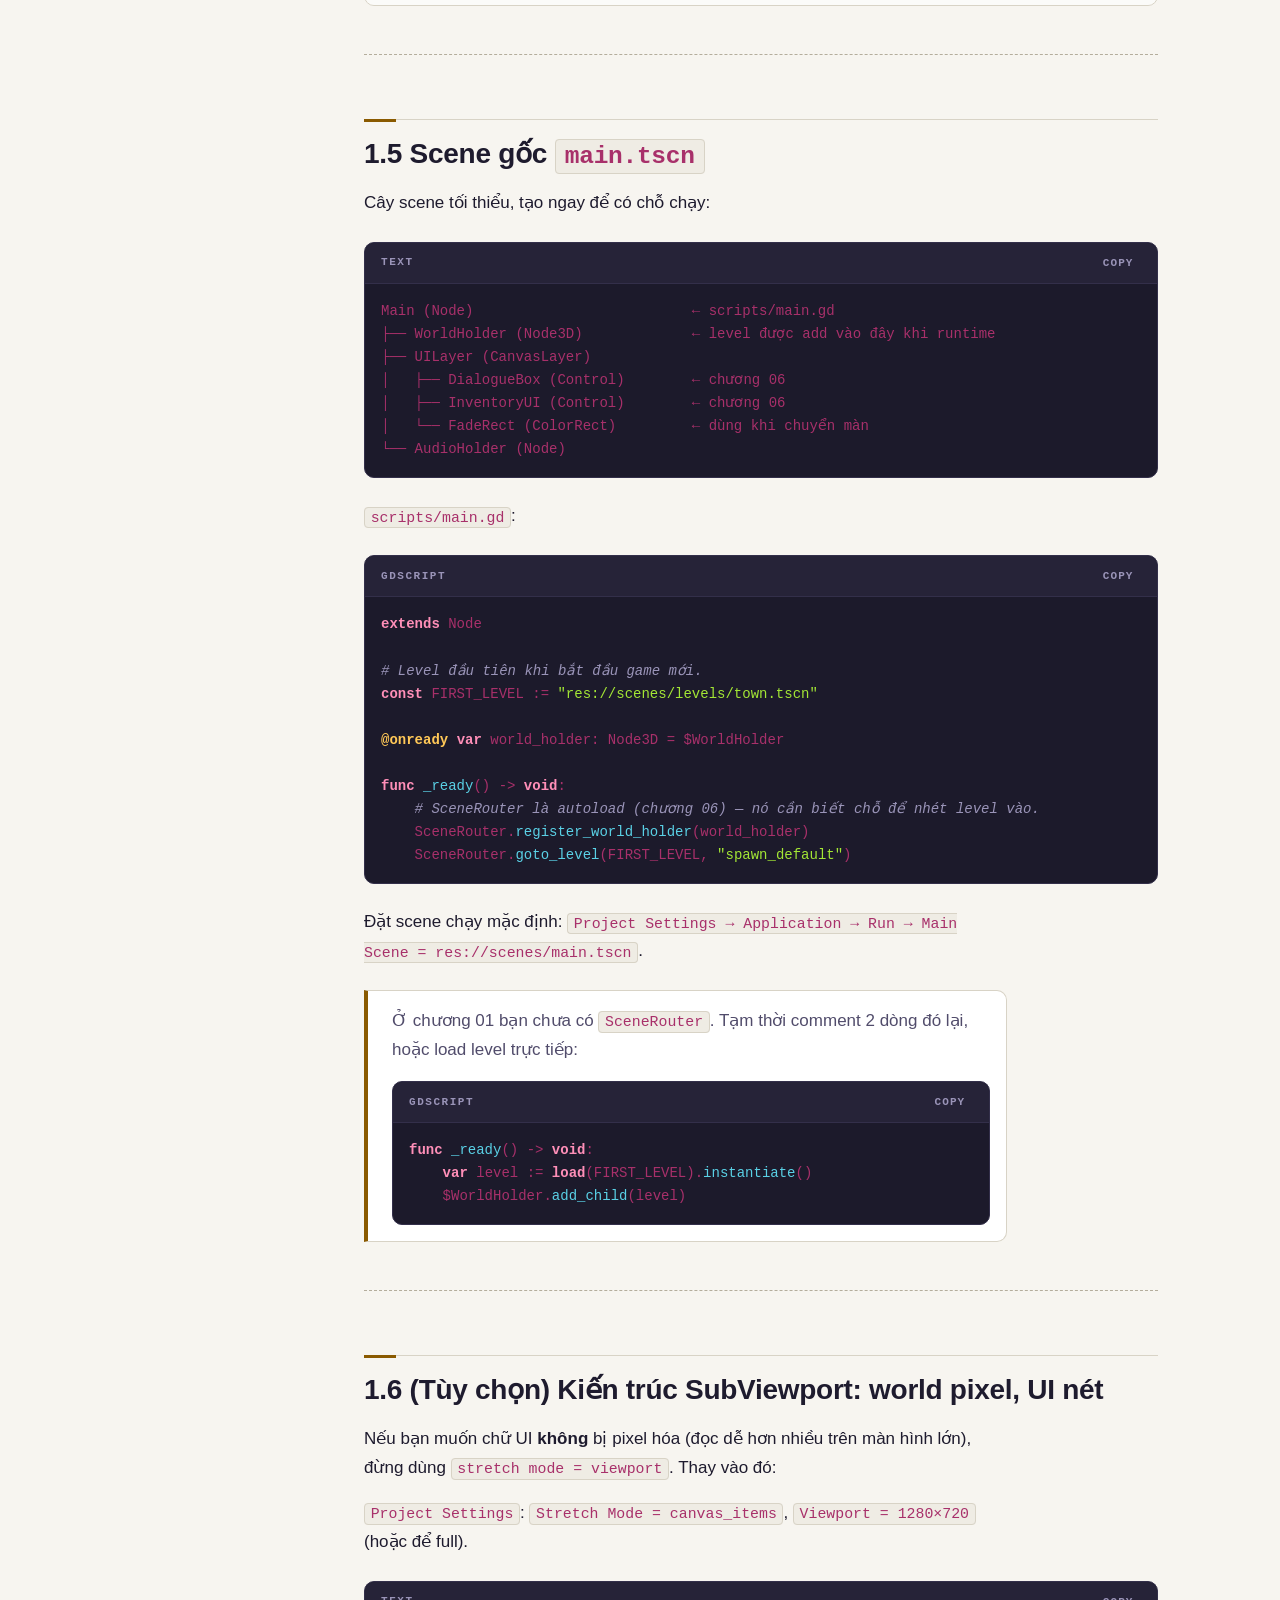
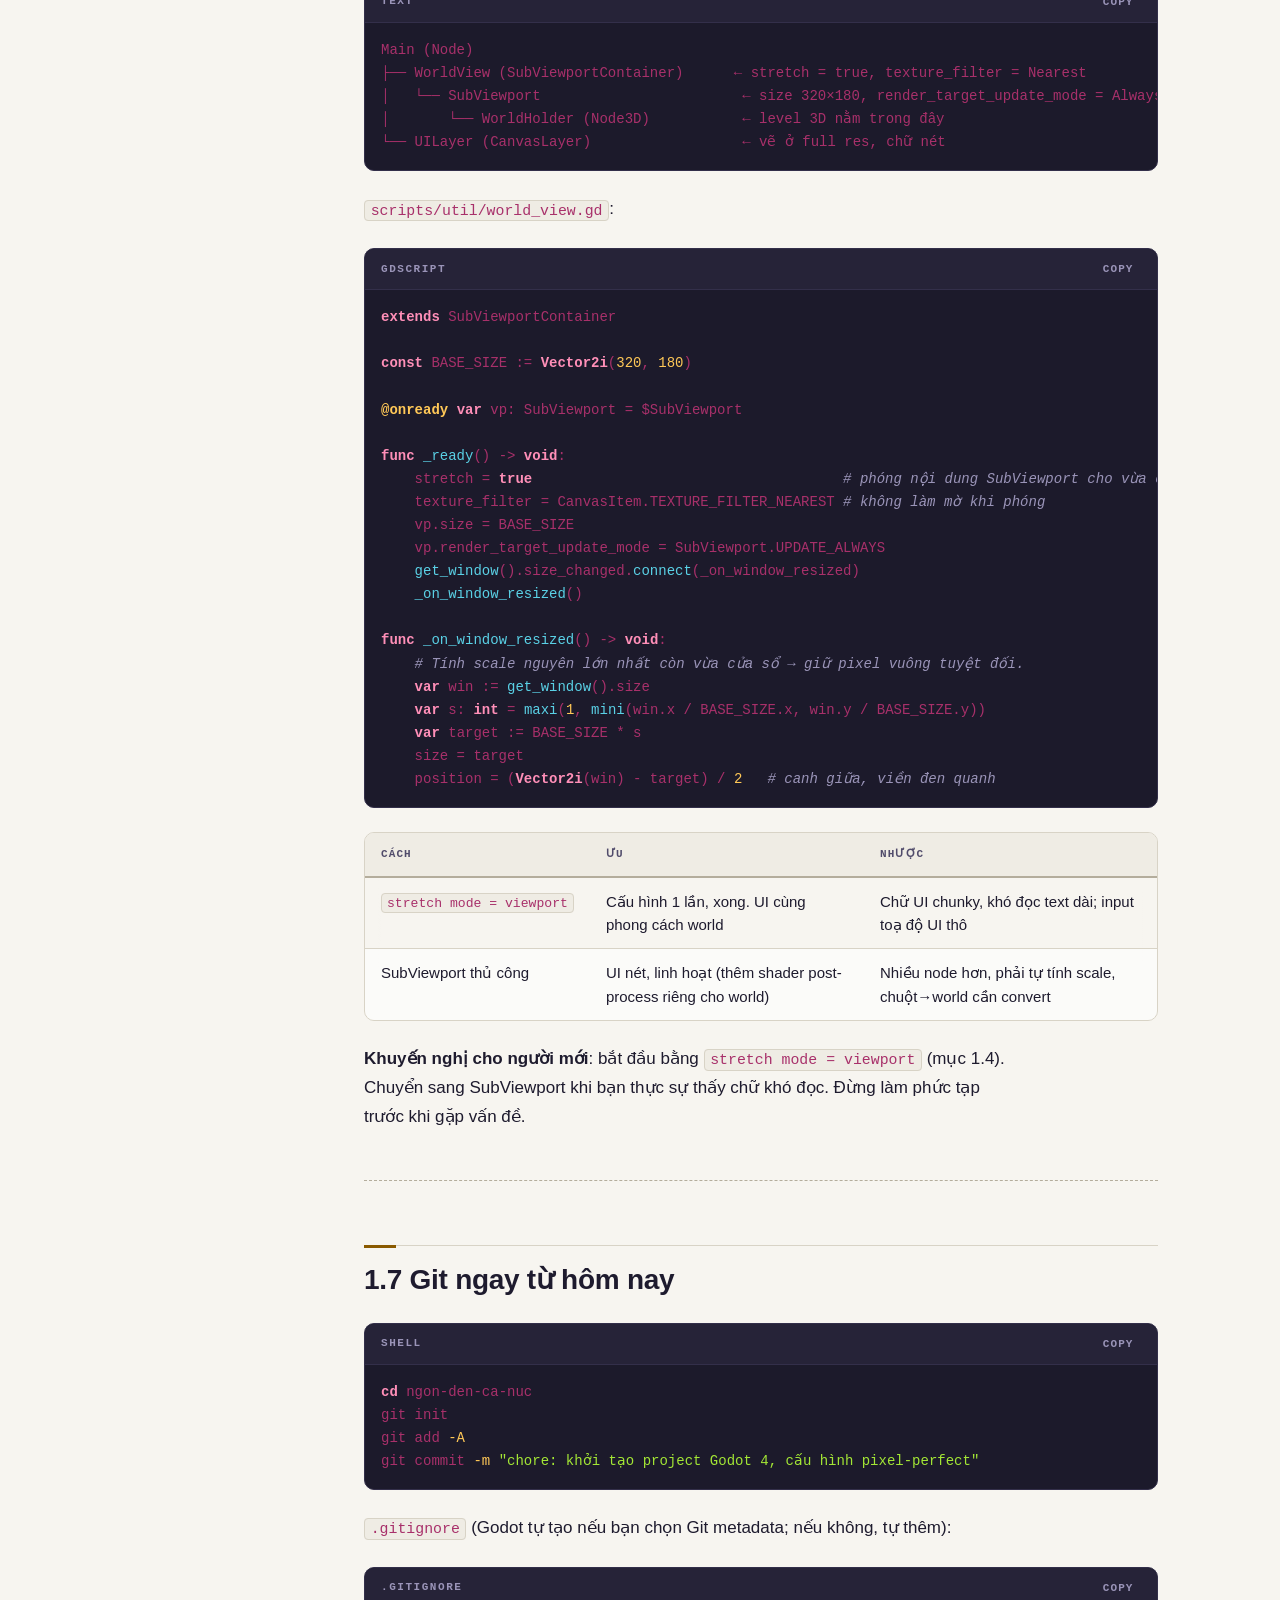
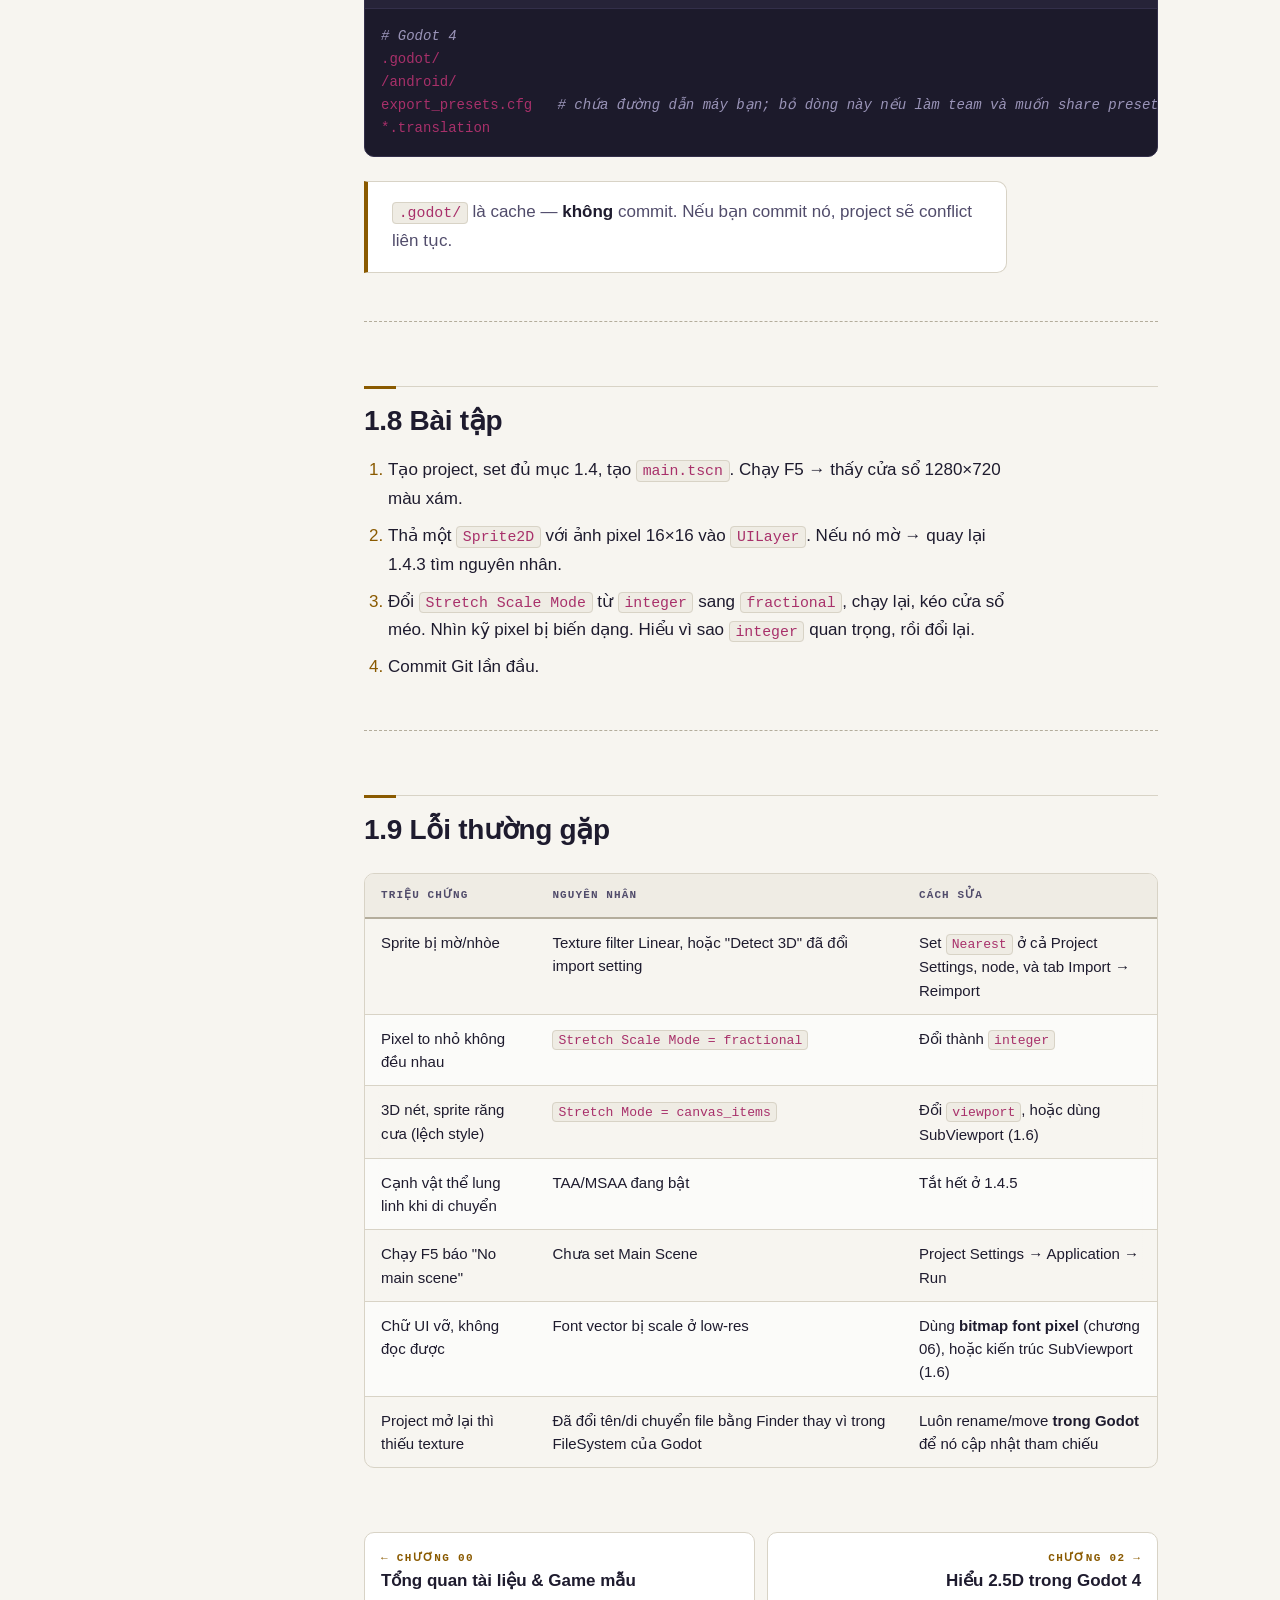
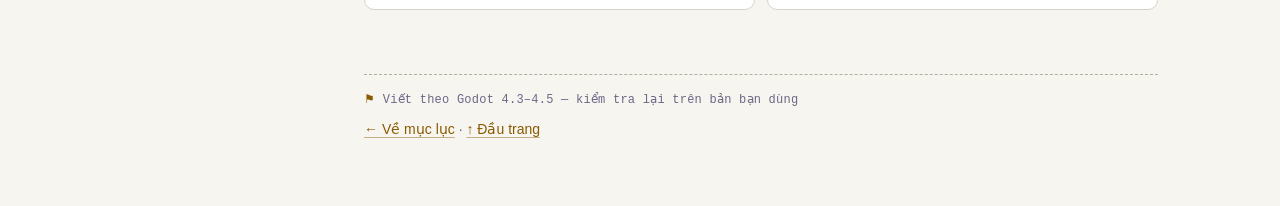
<file: docs/01-setup.html>
<!DOCTYPE html>
<html lang="vi">
<head>
<meta charset="utf-8">
<meta name="viewport" content="width=device-width, initial-scale=1, viewport-fit=cover">
<meta name="color-scheme" content="dark light">
<meta name="theme-color" content="#12101a">
<meta name="description" content="Cài Godot 4.x, cấu hình project, pixel-perfect, cấu trúc thư mục">
<title>01 Thiết lập dự án Godot 4 cho pixel 2.5D · Godot 4 2.5D</title>
<link rel="stylesheet" href="style.css">
<link rel="icon" href="data:image/svg+xml,%3Csvg xmlns='http://www.w3.org/2000/svg' viewBox='0 0 16 16'%3E%3Crect width='16' height='16' fill='%2312101a'/%3E%3Crect x='6' y='2' width='4' height='3' fill='%23ffc857'/%3E%3Crect x='5' y='5' width='6' height='2' fill='%23ffe3a0'/%3E%3Crect x='6' y='7' width='4' height='6' fill='%235ad1e6'/%3E%3Crect x='4' y='13' width='8' height='2' fill='%23474063'/%3E%3C/svg%3E">
<script>/* set the saved theme before first paint so there is no flash */(function(){try{var t=localStorage.getItem("g25d-theme");if(t==="light"||t==="dark")document.documentElement.setAttribute("data-theme",t);}catch(e){}})();</script>
</head>
<body class="page page--chapter">
<div class="progress" aria-hidden="true"><span class="progress__bar" id="progressBar"></span></div>

<header class="topbar">
  <a class="topbar__back" href="index.html"><span aria-hidden="true">←</span> Mục lục</a>
  <span class="topbar__num">01</span>
  <button class="iconbtn themebtn" type="button" data-theme-toggle aria-pressed="false" aria-label="Đổi nền sáng/tối">
    <span class="themebtn__txt">Sáng</span>
  </button>
  <button class="iconbtn topbar__toc" id="tocToggle" type="button" aria-expanded="false" aria-controls="tocPanel">
    <span class="topbar__toc-icon" aria-hidden="true"></span><span>Mục</span>
  </button>
</header>

<div class="shell">
  <nav class="toc" id="tocPanel" aria-label="Mục lục chương">
    <p class="toc__title">Trong chương này</p>
    <ol class="toc__list"><li class="toc__item toc__item--h2"><a href="#11-tải-godot-bản-nào">1.1 Tải Godot bản nào</a></li><li class="toc__item toc__item--h2"><a href="#12-tạo-project">1.2 Tạo project</a></li><li class="toc__item toc__item--h2"><a href="#13-cấu-trúc-thư-mục-chuẩn">1.3 Cấu trúc thư mục chuẩn</a></li><li class="toc__item toc__item--h2"><a href="#14-cấu-hình-pixel-perfect-phần-quan-trọng-nhất-chương-này">1.4 Cấu hình pixel-perfect (phần quan trọng nhất chương này)</a></li><li class="toc__item toc__item--h3"><a href="#141-kích-thước-cửa-sổ">1.4.1 Kích thước cửa sổ</a></li><li class="toc__item toc__item--h3"><a href="#142-khác-biệt-stretch-mode">1.4.2 Khác biệt stretch mode</a></li><li class="toc__item toc__item--h3"><a href="#143-texture-filter---chống-mờ">1.4.3 Texture filter — chống mờ</a></li><li class="toc__item toc__item--h3"><a href="#144-chống-rung-pixel-jitter">1.4.4 Chống rung pixel (jitter)</a></li><li class="toc__item toc__item--h3"><a href="#145-anti-aliasing---tắt-hết">1.4.5 Anti-aliasing — tắt hết</a></li><li class="toc__item toc__item--h3"><a href="#146-input-map">1.4.6 Input map</a></li><li class="toc__item toc__item--h2"><a href="#15-scene-gốc-maintscn">1.5 Scene gốc main.tscn</a></li><li class="toc__item toc__item--h2"><a href="#16-tùy-chọn-kiến-trúc-subviewport-world-pixel-ui-nét">1.6 (Tùy chọn) Kiến trúc SubViewport: world pixel, UI nét</a></li><li class="toc__item toc__item--h2"><a href="#17-git-ngay-từ-hôm-nay">1.7 Git ngay từ hôm nay</a></li><li class="toc__item toc__item--h2"><a href="#18-bài-tập">1.8 Bài tập</a></li><li class="toc__item toc__item--h2"><a href="#19-lỗi-thường-gặp">1.9 Lỗi thường gặp</a></li></ol>
  </nav>

  <main class="main" id="main">
    <article class="prose">
      <p class="eyebrow">Chương 01 · 308 dòng</p>
      <h1 class="title">Thiết lập dự án Godot 4 cho pixel 2.5D</h1>
      <p class="lede">Cài Godot 4.x, cấu hình project, pixel-perfect, cấu trúc thư mục</p>
      <hr class="rule rule--tight">
      <h2 id="11-tải-godot-bản-nào" class="h h--2">1.1 Tải Godot bản nào<a class="anchor" href="#11-tải-godot-bản-nào" aria-label="Liên kết tới mục này">#</a></h2><div class="table-wrap" tabindex="0" role="region" aria-label="Bảng, có thể cuộn ngang"><table><thead><tr><th>Bản</th><th>Dùng khi</th></tr></thead><tbody><tr><td><strong>Godot 4.4 / 4.5 (stable)</strong></td><td>Mặc định. Tài liệu này viết theo dòng 4.3–4.5</td></tr><tr><td>Godot 4.x <strong>.NET (C#)</strong></td><td>Chỉ khi bạn đã giỏi C#. Với người mới: <strong>chọn bản thường (GDScript)</strong></td></tr><tr><td>Godot 3.6</td><td>Không. Node 3D/2.5D và renderer khác hẳn, mọi code ở đây sai</td></tr><tr><td>Bản dev/beta</td><td>Không, trừ khi bạn cần fix cụ thể</td></tr></tbody></table></div><p>Tải tại <strong>godotengine.org/download</strong>. Godot là 1 file thực thi, ~100MB, không cần installer.</p><blockquote class="note"><p><strong>Kiểm tra lại</strong>: Godot ra bản mới rất nhanh. Mở <code>Help → About</code> để biết bản chính xác bạn đang chạy, và khi AI đưa code lạ thì tra <code>F1</code> (Editor Help) trong đúng bản đó.</p></blockquote><p>Tải luôn <strong>Export Templates</strong> (<code>Editor → Manage Export Templates → Download and Install</code>) — cần cho chương 10. Làm sớm cho khỏi quên.</p><hr class="rule"><h2 id="12-tạo-project" class="h h--2">1.2 Tạo project<a class="anchor" href="#12-tạo-project" aria-label="Liên kết tới mục này">#</a></h2><p><code>New Project</code>:</p><ul class="list"><li><strong>Project Name</strong>: <code>ngon-den-ca-nuc</code></li><li><strong>Renderer</strong>:</li></ul><div class="table-wrap" tabindex="0" role="region" aria-label="Bảng, có thể cuộn ngang"><table><thead><tr><th>Renderer</th><th>Nên chọn khi</th></tr></thead><tbody><tr><td><strong>Forward+</strong></td><td>Desktop, muốn ánh sáng/hậu kỳ đẹp nhất. Mặc định tốt để học</td></tr><tr><td><strong>Mobile</strong></td><td>Nhắm mobile, ít hậu kỳ</td></tr><tr><td><strong>Compatibility</strong></td><td>Nhắm <strong>web (HTML5)</strong> hoặc máy yếu. Ổn định nhất cho itch.io</td></tr></tbody></table></div><p>Với game pixel 8-bit, bạn <strong>không cần</strong> hiệu ứng nặng. Khuyến nghị: <strong>Compatibility</strong> nếu mục tiêu chính là web/itch.io; <strong>Forward+</strong> nếu chỉ desktop và muốn thử <code>glow</code>/<code>SDFGI</code> cho vibe HD-2D.</p><p>Đổi renderer sau vẫn được (<code>Project Settings → Rendering → Renderer</code>) nhưng có thể phải chỉnh lại vài hiệu ứng — chọn sớm đỡ mệt.</p><ul class="list"><li><strong>Version Control Metadata</strong>: chọn <code>Git</code> → Godot tự tạo <code>.gitignore</code> hợp lý.</li></ul><hr class="rule"><h2 id="13-cấu-trúc-thư-mục-chuẩn" class="h h--2">1.3 Cấu trúc thư mục chuẩn<a class="anchor" href="#13-cấu-trúc-thư-mục-chuẩn" aria-label="Liên kết tới mục này">#</a></h2><p>Tạo đúng cấu trúc này <strong>ngay từ đầu</strong>. Godot lưu đường dẫn trong file <code>.tscn</code>, đổi thư mục sau sẽ đau (Godot có sửa được nhờ <code>.uid</code>/dependency fix, nhưng vẫn đau).</p><figure class="code" data-lang="text"><figcaption><span class="code__lang">Text</span><button class="code__copy" type="button" aria-label="Sao chép đoạn code"><span class="code__copy-txt">Copy</span></button></figcaption><pre><code class="lang-text">res://
├── addons/                 # plugin (Aseprite importer, Dialogic... nếu dùng)
├── art/
│   ├── characters/         # sprite sheet nhân vật, NPC
│   ├── props/              # cây, đá, thùng, đuốc
│   ├── tiles/              # texture đất/tường cho GridMap / mesh
│   ├── ui/                 # khung hộp thoại, icon item, font
│   └── vfx/                # hiệu ứng
├── audio/
│   ├── bgm/                # nhạc nền .ogg
│   └── sfx/                # tiếng .wav
├── data/                   # Resource dữ liệu: item, dialog, bảng
│   ├── items/
│   └── dialogs/
├── scenes/
│   ├── actors/             # player.tscn, npc_base.tscn
│   ├── props/              # crate.tscn, torch.tscn, door.tscn
│   ├── levels/             # town.tscn, dungeon_01.tscn
│   ├── ui/                 # dialogue_box.tscn, inventory_ui.tscn
│   └── main.tscn           # scene gốc chạy game
├── scripts/
│   ├── autoload/           # game_state.gd, scene_router.gd, audio.gd
│   ├── actors/
│   ├── systems/            # inventory.gd, save_system.gd, dialogue.gd
│   └── util/
└── AGENTS.md               # file context cho AI (chương 09)</code></pre></figure><p>Quy ước đặt tên (nhất quán quan trọng hơn "đúng"):</p><ul class="list"><li>File &amp; thư mục: <code>snake_case</code> → <code>player_controller.gd</code>, <code>dungeon_01.tscn</code></li><li>Node trong scene: <code>PascalCase</code> → <code>AnimatedSprite3D</code>, <code>InteractZone</code></li><li>Class/Resource: <code>PascalCase</code> → <code>class_name ItemData</code></li><li>Biến/hàm GDScript: <code>snake_case</code>; constant: <code>SCREAMING_SNAKE</code></li></ul><hr class="rule"><h2 id="14-cấu-hình-pixel-perfect-phần-quan-trọng-nhất-chương-này" class="h h--2">1.4 Cấu hình pixel-perfect (phần quan trọng nhất chương này)<a class="anchor" href="#14-cấu-hình-pixel-perfect-phần-quan-trọng-nhất-chương-này" aria-label="Liên kết tới mục này">#</a></h2><p>Vào <code>Project → Project Settings</code>. Bật <strong>Advanced Settings</strong> (toggle góc trên phải) mới thấy hết mục.</p><h3 id="141-kích-thước-cửa-sổ" class="h h--3">1.4.1 Kích thước cửa sổ<a class="anchor" href="#141-kích-thước-cửa-sổ" aria-label="Liên kết tới mục này">#</a></h3><p><code>Display → Window</code>:</p><div class="table-wrap" tabindex="0" role="region" aria-label="Bảng, có thể cuộn ngang"><table><thead><tr><th>Setting</th><th>Giá trị</th><th>Vì sao</th></tr></thead><tbody><tr><td><code>Size → Viewport Width</code></td><td><code>320</code></td><td>Base resolution 8-bit-ish (tỉ lệ 16:9)</td></tr><tr><td><code>Size → Viewport Height</code></td><td><code>180</code></td><td>320×180 × 6 = 1920×1080 → scale nguyên chẵn</td></tr><tr><td><code>Size → Window Width Override</code></td><td><code>1280</code></td><td>Cửa sổ thật khi chạy editor (320×4)</td></tr><tr><td><code>Size → Window Height Override</code></td><td><code>720</code></td><td></td></tr><tr><td><code>Stretch → Mode</code></td><td><code>viewport</code></td><td>Render cả 2D <strong>và 3D</strong> ở 320×180 rồi phóng to</td></tr><tr><td><code>Stretch → Aspect</code></td><td><code>keep</code></td><td>Giữ 16:9, thêm viền đen nếu cần</td></tr><tr><td><code>Stretch → Scale Mode</code></td><td><code>integer</code></td><td><strong>Bắt buộc cho pixel art</strong> — chỉ scale ×2, ×3... không ×2.37</td></tr></tbody></table></div><p>Vài lựa chọn base resolution phổ biến:</p><div class="table-wrap" tabindex="0" role="region" aria-label="Bảng, có thể cuộn ngang"><table><thead><tr><th>Base</th><th>Scale ×N tới 1080p</th><th>Cảm giác</th></tr></thead><tbody><tr><td>320×180</td><td>×6</td><td>Rất chunky, NES-ish. Ít không gian hiển thị</td></tr><tr><td>384×216</td><td>×5</td><td>Cân bằng tốt — khuyến nghị nếu 320 thấy chật</td></tr><tr><td>480×270</td><td>×4</td><td>Thoáng, gần SNES/HD-2D hiện đại hơn</td></tr><tr><td>640×360</td><td>×3</td><td>Pixel nhỏ, nhiều chi tiết, art tốn công hơn</td></tr></tbody></table></div><blockquote class="note"><p>Chọn <strong>một</strong> rồi khóa lại. Đổi base resolution giữa dự án = vẽ lại UI + tính lại camera.</p></blockquote><h3 id="142-khác-biệt-stretch-mode" class="h h--3">1.4.2 Khác biệt <code>stretch mode</code><a class="anchor" href="#142-khác-biệt-stretch-mode" aria-label="Liên kết tới mục này">#</a></h3><div class="table-wrap" tabindex="0" role="region" aria-label="Bảng, có thể cuộn ngang"><table><thead><tr><th>Mode</th><th>2D</th><th>3D</th><th>Dùng cho</th></tr></thead><tbody><tr><td><code>disabled</code></td><td>render full res</td><td>full res</td><td>Không phù hợp pixel</td></tr><tr><td><code>canvas_items</code></td><td>render ở low-res logic nhưng scale phần tử 2D</td><td><strong>3D vẫn full res</strong></td><td>Game 2D thuần</td></tr><tr><td><code>viewport</code></td><td>render toàn bộ ở 320×180 rồi phóng</td><td><strong>3D cũng bị hạ xuống 320×180</strong></td><td>✅ Game 2.5D của ta</td></tr></tbody></table></div><p>Đây là mấu chốt: <code>stretch mode = viewport</code> là cách đơn giản nhất để 3D của bạn <strong>trông như 8-bit</strong>. Không có nó, mesh 3D sẽ mịn còn sprite thì răng cưa → lệch phong cách.</p><p><strong>Cách khác (linh hoạt hơn)</strong>: tự dựng <code>SubViewportContainer</code> + <code>SubViewport</code> 320×180 chứa world 3D, còn UI vẽ ở full res (UI nét, world pixel). Xem 1.6.</p><h3 id="143-texture-filter---chống-mờ" class="h h--3">1.4.3 Texture filter — chống mờ<a class="anchor" href="#143-texture-filter---chống-mờ" aria-label="Liên kết tới mục này">#</a></h3><p><code>Rendering → Textures</code>:</p><div class="table-wrap" tabindex="0" role="region" aria-label="Bảng, có thể cuộn ngang"><table><thead><tr><th>Setting</th><th>Giá trị</th></tr></thead><tbody><tr><td><code>Canvas Textures → Default Texture Filter</code></td><td><code>Nearest</code></td></tr></tbody></table></div><p>Cái này chỉ áp cho <strong>2D/CanvasItem</strong>. Với 3D bạn còn phải set từng chỗ:</p><ul class="list"><li><code>Sprite3D</code> / <code>AnimatedSprite3D</code>: property <strong><code>Texture Filter</code> = <code>Nearest</code></strong> (trong Inspector, mục Flags/Base — tên chính xác có thể là <code>texture_filter</code>; kiểm tra lại trên bản Godot bạn dùng).</li><li><code>StandardMaterial3D</code> cho mesh: <code>Sampling → Filter = Nearest</code>.</li><li>Trên chính file ảnh: chọn file <code>.png</code> trong FileSystem → tab <strong>Import</strong> → <code>Detect 3D</code> → đặt Compress Mode <code>Lossless</code>, tắt <code>Mipmaps</code>, đặt Filter <code>Nearest</code> → <strong>Reimport</strong>.</li></ul><blockquote class="note"><p>Bẫy kinh điển: Godot có tính năng "Detect 3D" tự đổi import setting của texture khi bạn lần đầu dùng nó trong 3D → ảnh bỗng bị mờ/nén. Vào Project Settings → <code>Import → Texture → Detect 3D</code> (hoặc set từng texture) để kiểm soát. Nếu sprite đột nhiên mờ, kiểm tra chỗ này trước.</p></blockquote><h3 id="144-chống-rung-pixel-jitter" class="h h--3">1.4.4 Chống rung pixel (jitter)<a class="anchor" href="#144-chống-rung-pixel-jitter" aria-label="Liên kết tới mục này">#</a></h3><p><code>Rendering → 2D → Snap</code>:</p><ul class="list"><li><code>Snap 2D Transforms to Pixel</code>: <code>On</code></li><li><code>Snap 2D Vertices to Pixel</code>: <code>On</code></li></ul><p>Cho 3D, không có snap tự động. Cách xử lý ở chương 04 (snap vị trí camera theo bước pixel).</p><h3 id="145-anti-aliasing---tắt-hết" class="h h--3">1.4.5 Anti-aliasing — tắt hết<a class="anchor" href="#145-anti-aliasing---tắt-hết" aria-label="Liên kết tới mục này">#</a></h3><p><code>Rendering → Anti Aliasing</code>:</p><ul class="list"><li><code>Quality → MSAA 3D</code>: <code>Disabled</code></li><li><code>Quality → Screen Space AA</code>: <code>Disabled</code></li><li><code>Quality → Use TAA</code>: <code>Off</code></li></ul><p>TAA/FXAA sẽ làm nhòe cạnh pixel → mất chất 8-bit.</p><h3 id="146-input-map" class="h h--3">1.4.6 Input map<a class="anchor" href="#146-input-map" aria-label="Liên kết tới mục này">#</a></h3><p><code>Project Settings → Input Map</code>. Tạo trước các action sau (dùng suốt tài liệu):</p><div class="table-wrap" tabindex="0" role="region" aria-label="Bảng, có thể cuộn ngang"><table><thead><tr><th>Action</th><th>Key gợi ý</th><th>Gamepad</th></tr></thead><tbody><tr><td><code>move_left</code></td><td>A, ←</td><td>D-pad Left / Stick X-</td></tr><tr><td><code>move_right</code></td><td>D, →</td><td>D-pad Right</td></tr><tr><td><code>move_up</code></td><td>W, ↑</td><td>D-pad Up</td></tr><tr><td><code>move_down</code></td><td>S, ↓</td><td>D-pad Down</td></tr><tr><td><code>interact</code></td><td>Space, E, Enter</td><td>A / Cross</td></tr><tr><td><code>cancel</code></td><td>Esc, X</td><td>B / Circle</td></tr><tr><td><code>inventory</code></td><td>I, Tab</td><td>Y / Triangle</td></tr><tr><td><code>pause</code></td><td>Esc</td><td>Start</td></tr></tbody></table></div><hr class="rule"><h2 id="15-scene-gốc-maintscn" class="h h--2">1.5 Scene gốc <code>main.tscn</code><a class="anchor" href="#15-scene-gốc-maintscn" aria-label="Liên kết tới mục này">#</a></h2><p>Cây scene tối thiểu, tạo ngay để có chỗ chạy:</p><figure class="code" data-lang="text"><figcaption><span class="code__lang">Text</span><button class="code__copy" type="button" aria-label="Sao chép đoạn code"><span class="code__copy-txt">Copy</span></button></figcaption><pre><code class="lang-text">Main (Node)                          ← scripts/main.gd
├── WorldHolder (Node3D)             ← level được add vào đây khi runtime
├── UILayer (CanvasLayer)
│   ├── DialogueBox (Control)        ← chương 06
│   ├── InventoryUI (Control)        ← chương 06
│   └── FadeRect (ColorRect)         ← dùng khi chuyển màn
└── AudioHolder (Node)</code></pre></figure><p><code>scripts/main.gd</code>:</p><figure class="code" data-lang="gdscript"><figcaption><span class="code__lang">GDScript</span><button class="code__copy" type="button" aria-label="Sao chép đoạn code"><span class="code__copy-txt">Copy</span></button></figcaption><pre><code class="lang-gdscript">extends Node

# Level đầu tiên khi bắt đầu game mới.
const FIRST_LEVEL := "res://scenes/levels/town.tscn"

@onready var world_holder: Node3D = $WorldHolder

func _ready() -&gt; void:
	# SceneRouter là autoload (chương 06) — nó cần biết chỗ để nhét level vào.
	SceneRouter.register_world_holder(world_holder)
	SceneRouter.goto_level(FIRST_LEVEL, "spawn_default")</code></pre></figure><p>Đặt scene chạy mặc định: <code>Project Settings → Application → Run → Main Scene = res://scenes/main.tscn</code>.</p><blockquote class="note"><p>Ở chương 01 bạn chưa có <code>SceneRouter</code>. Tạm thời comment 2 dòng đó lại, hoặc load level trực tiếp:</p><figure class="code" data-lang="gdscript"><figcaption><span class="code__lang">GDScript</span><button class="code__copy" type="button" aria-label="Sao chép đoạn code"><span class="code__copy-txt">Copy</span></button></figcaption><pre><code class="lang-gdscript">func _ready() -&gt; void:
	var level := load(FIRST_LEVEL).instantiate()
	$WorldHolder.add_child(level)</code></pre></figure></blockquote><hr class="rule"><h2 id="16-tùy-chọn-kiến-trúc-subviewport-world-pixel-ui-nét" class="h h--2">1.6 (Tùy chọn) Kiến trúc SubViewport: world pixel, UI nét<a class="anchor" href="#16-tùy-chọn-kiến-trúc-subviewport-world-pixel-ui-nét" aria-label="Liên kết tới mục này">#</a></h2><p>Nếu bạn muốn chữ UI <strong>không</strong> bị pixel hóa (đọc dễ hơn nhiều trên màn hình lớn), đừng dùng <code>stretch mode = viewport</code>. Thay vào đó:</p><p><code>Project Settings</code>: <code>Stretch Mode = canvas_items</code>, <code>Viewport = 1280×720</code> (hoặc để full).</p><figure class="code" data-lang="text"><figcaption><span class="code__lang">Text</span><button class="code__copy" type="button" aria-label="Sao chép đoạn code"><span class="code__copy-txt">Copy</span></button></figcaption><pre><code class="lang-text">Main (Node)
├── WorldView (SubViewportContainer)      ← stretch = true, texture_filter = Nearest
│   └── SubViewport                        ← size 320×180, render_target_update_mode = Always
│       └── WorldHolder (Node3D)           ← level 3D nằm trong đây
└── UILayer (CanvasLayer)                  ← vẽ ở full res, chữ nét</code></pre></figure><p><code>scripts/util/world_view.gd</code>:</p><figure class="code" data-lang="gdscript"><figcaption><span class="code__lang">GDScript</span><button class="code__copy" type="button" aria-label="Sao chép đoạn code"><span class="code__copy-txt">Copy</span></button></figcaption><pre><code class="lang-gdscript">extends SubViewportContainer

const BASE_SIZE := Vector2i(320, 180)

@onready var vp: SubViewport = $SubViewport

func _ready() -&gt; void:
	stretch = true                                     # phóng nội dung SubViewport cho vừa container
	texture_filter = CanvasItem.TEXTURE_FILTER_NEAREST # không làm mờ khi phóng
	vp.size = BASE_SIZE
	vp.render_target_update_mode = SubViewport.UPDATE_ALWAYS
	get_window().size_changed.connect(_on_window_resized)
	_on_window_resized()

func _on_window_resized() -&gt; void:
	# Tính scale nguyên lớn nhất còn vừa cửa sổ → giữ pixel vuông tuyệt đối.
	var win := get_window().size
	var s: int = maxi(1, mini(win.x / BASE_SIZE.x, win.y / BASE_SIZE.y))
	var target := BASE_SIZE * s
	size = target
	position = (Vector2i(win) - target) / 2   # canh giữa, viền đen quanh</code></pre></figure><div class="table-wrap" tabindex="0" role="region" aria-label="Bảng, có thể cuộn ngang"><table><thead><tr><th>Cách</th><th>Ưu</th><th>Nhược</th></tr></thead><tbody><tr><td><code>stretch mode = viewport</code></td><td>Cấu hình 1 lần, xong. UI cùng phong cách world</td><td>Chữ UI chunky, khó đọc text dài; input toạ độ UI thô</td></tr><tr><td>SubViewport thủ công</td><td>UI nét, linh hoạt (thêm shader post-process riêng cho world)</td><td>Nhiều node hơn, phải tự tính scale, chuột→world cần convert</td></tr></tbody></table></div><p><strong>Khuyến nghị cho người mới</strong>: bắt đầu bằng <code>stretch mode = viewport</code> (mục 1.4). Chuyển sang SubViewport khi bạn thực sự thấy chữ khó đọc. Đừng làm phức tạp trước khi gặp vấn đề.</p><hr class="rule"><h2 id="17-git-ngay-từ-hôm-nay" class="h h--2">1.7 Git ngay từ hôm nay<a class="anchor" href="#17-git-ngay-từ-hôm-nay" aria-label="Liên kết tới mục này">#</a></h2><figure class="code" data-lang="bash"><figcaption><span class="code__lang">Shell</span><button class="code__copy" type="button" aria-label="Sao chép đoạn code"><span class="code__copy-txt">Copy</span></button></figcaption><pre><code class="lang-bash">cd ngon-den-ca-nuc
git init
git add -A
git commit -m "chore: khởi tạo project Godot 4, cấu hình pixel-perfect"</code></pre></figure><p><code>.gitignore</code> (Godot tự tạo nếu bạn chọn Git metadata; nếu không, tự thêm):</p><figure class="code" data-lang="gitignore"><figcaption><span class="code__lang">.gitignore</span><button class="code__copy" type="button" aria-label="Sao chép đoạn code"><span class="code__copy-txt">Copy</span></button></figcaption><pre><code class="lang-gitignore"># Godot 4
.godot/
/android/
export_presets.cfg   # chứa đường dẫn máy bạn; bỏ dòng này nếu làm team và muốn share preset
*.translation</code></pre></figure><blockquote class="note"><p><code>.godot/</code> là cache — <strong>không</strong> commit. Nếu bạn commit nó, project sẽ conflict liên tục.</p></blockquote><hr class="rule"><h2 id="18-bài-tập" class="h h--2">1.8 Bài tập<a class="anchor" href="#18-bài-tập" aria-label="Liên kết tới mục này">#</a></h2><ol class="list"><li>Tạo project, set đủ mục 1.4, tạo <code>main.tscn</code>. Chạy F5 → thấy cửa sổ 1280×720 màu xám.</li><li>Thả một <code>Sprite2D</code> với ảnh pixel 16×16 vào <code>UILayer</code>. Nếu nó mờ → quay lại 1.4.3 tìm nguyên nhân.</li><li>Đổi <code>Stretch Scale Mode</code> từ <code>integer</code> sang <code>fractional</code>, chạy lại, kéo cửa sổ méo. Nhìn kỹ pixel bị biến dạng. Hiểu vì sao <code>integer</code> quan trọng, rồi đổi lại.</li><li>Commit Git lần đầu.</li></ol><hr class="rule"><h2 id="19-lỗi-thường-gặp" class="h h--2">1.9 Lỗi thường gặp<a class="anchor" href="#19-lỗi-thường-gặp" aria-label="Liên kết tới mục này">#</a></h2><div class="table-wrap" tabindex="0" role="region" aria-label="Bảng, có thể cuộn ngang"><table><thead><tr><th>Triệu chứng</th><th>Nguyên nhân</th><th>Cách sửa</th></tr></thead><tbody><tr><td>Sprite bị mờ/nhòe</td><td>Texture filter Linear, hoặc "Detect 3D" đã đổi import setting</td><td>Set <code>Nearest</code> ở cả Project Settings, node, và tab Import → Reimport</td></tr><tr><td>Pixel to nhỏ không đều nhau</td><td><code>Stretch Scale Mode = fractional</code></td><td>Đổi thành <code>integer</code></td></tr><tr><td>3D nét, sprite răng cưa (lệch style)</td><td><code>Stretch Mode = canvas_items</code></td><td>Đổi <code>viewport</code>, hoặc dùng SubViewport (1.6)</td></tr><tr><td>Cạnh vật thể lung linh khi di chuyển</td><td>TAA/MSAA đang bật</td><td>Tắt hết ở 1.4.5</td></tr><tr><td>Chạy F5 báo "No main scene"</td><td>Chưa set Main Scene</td><td>Project Settings → Application → Run</td></tr><tr><td>Chữ UI vỡ, không đọc được</td><td>Font vector bị scale ở low-res</td><td>Dùng <strong>bitmap font pixel</strong> (chương 06), hoặc kiến trúc SubViewport (1.6)</td></tr><tr><td>Project mở lại thì thiếu texture</td><td>Đã đổi tên/di chuyển file bằng Finder thay vì trong FileSystem của Godot</td><td>Luôn rename/move <strong>trong Godot</strong> để nó cập nhật tham chiếu</td></tr></tbody></table></div>
    </article>

    <nav class="pager" aria-label="Chuyển chương"><a class="pager__link pager__link--prev" href="00-to-doc.html"><span class="pager__dir">← Chương 00</span><span class="pager__title">Tổng quan tài liệu &amp; Game mẫu</span></a><a class="pager__link pager__link--next" href="02-25d-concepts.html"><span class="pager__dir">Chương 02 →</span><span class="pager__title">Hiểu 2.5D trong Godot 4</span></a></nav>

    <footer class="foot">
      <p class="foot__note">Viết theo Godot 4.3–4.5 — kiểm tra lại trên bản bạn dùng</p>
      <p class="foot__links"><a href="index.html">← Về mục lục</a> · <a href="#main">↑ Đầu trang</a></p>
    </footer>
  </main>
</div>

<button class="totop" id="toTop" type="button" aria-label="Lên đầu trang">↑</button>
<div class="scrim" id="scrim" hidden></div>
<script src="app.js" defer></script>
</body>
</html>
</file>
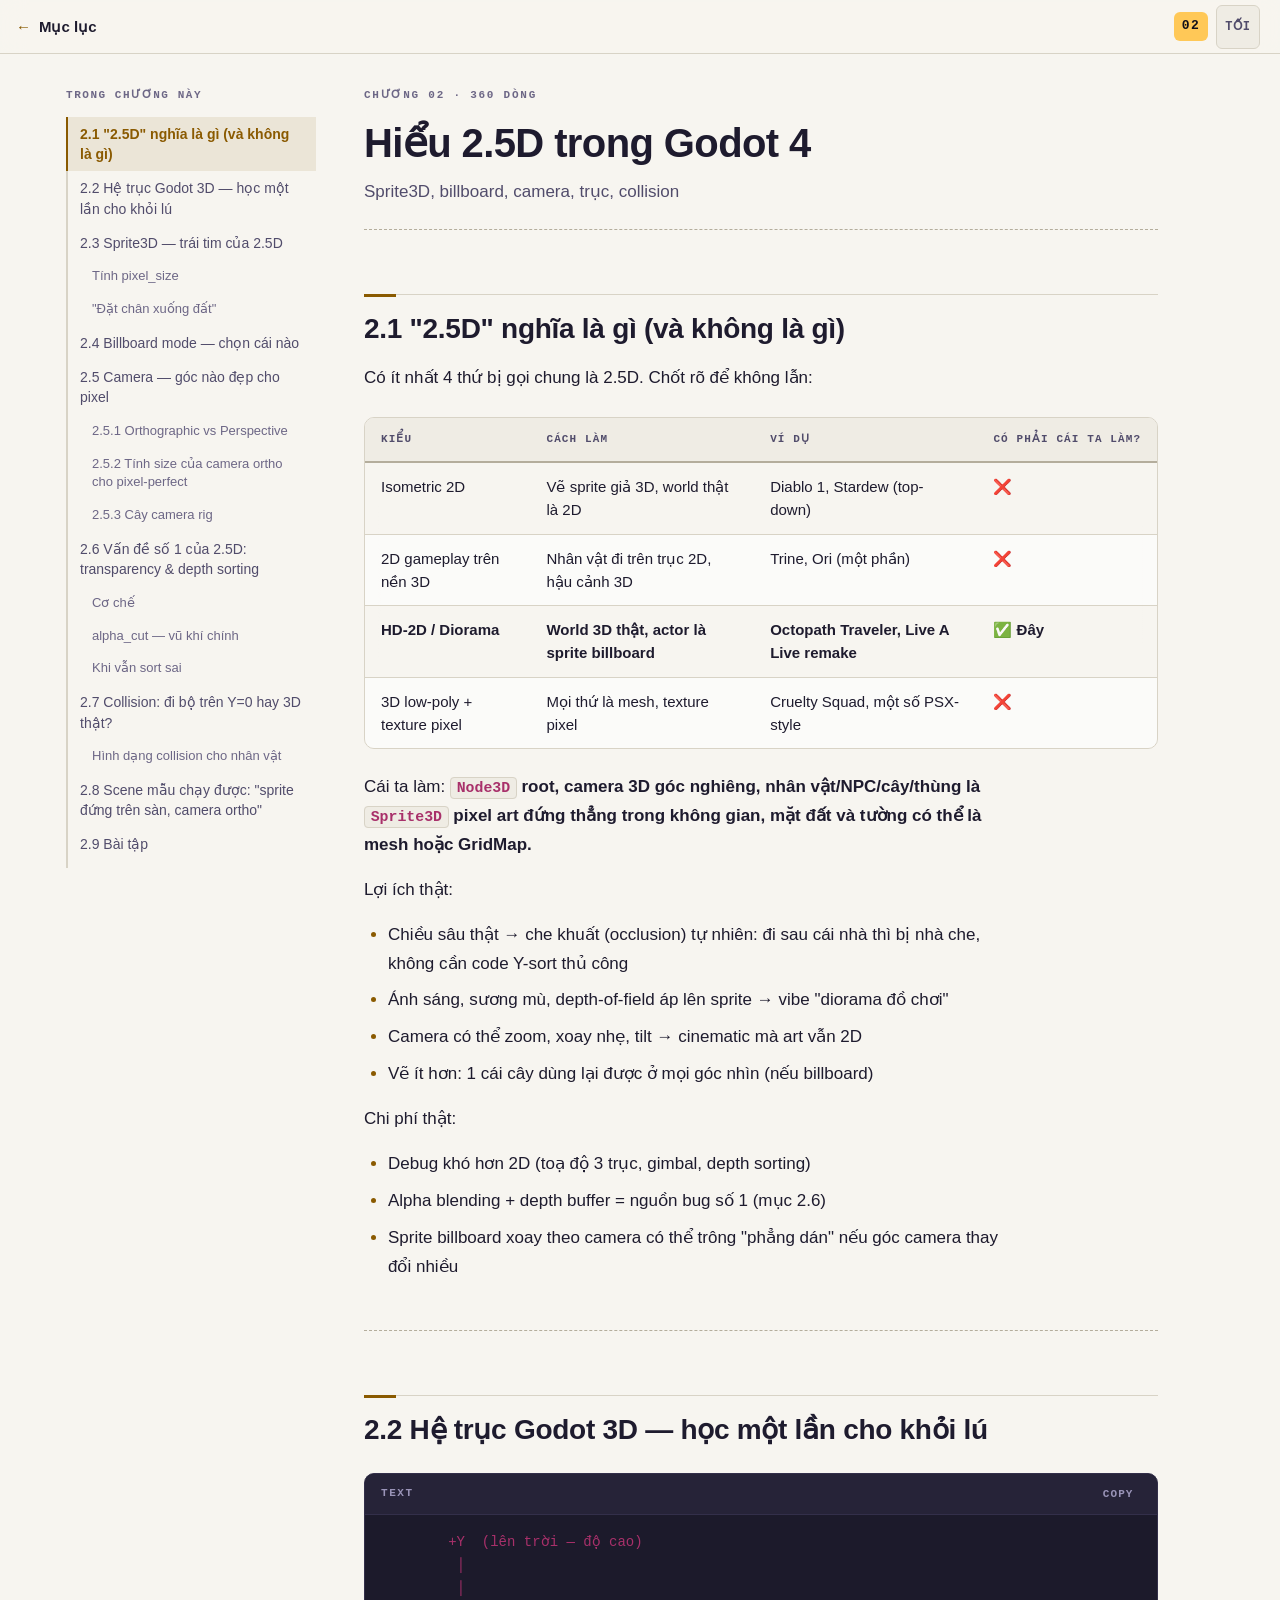
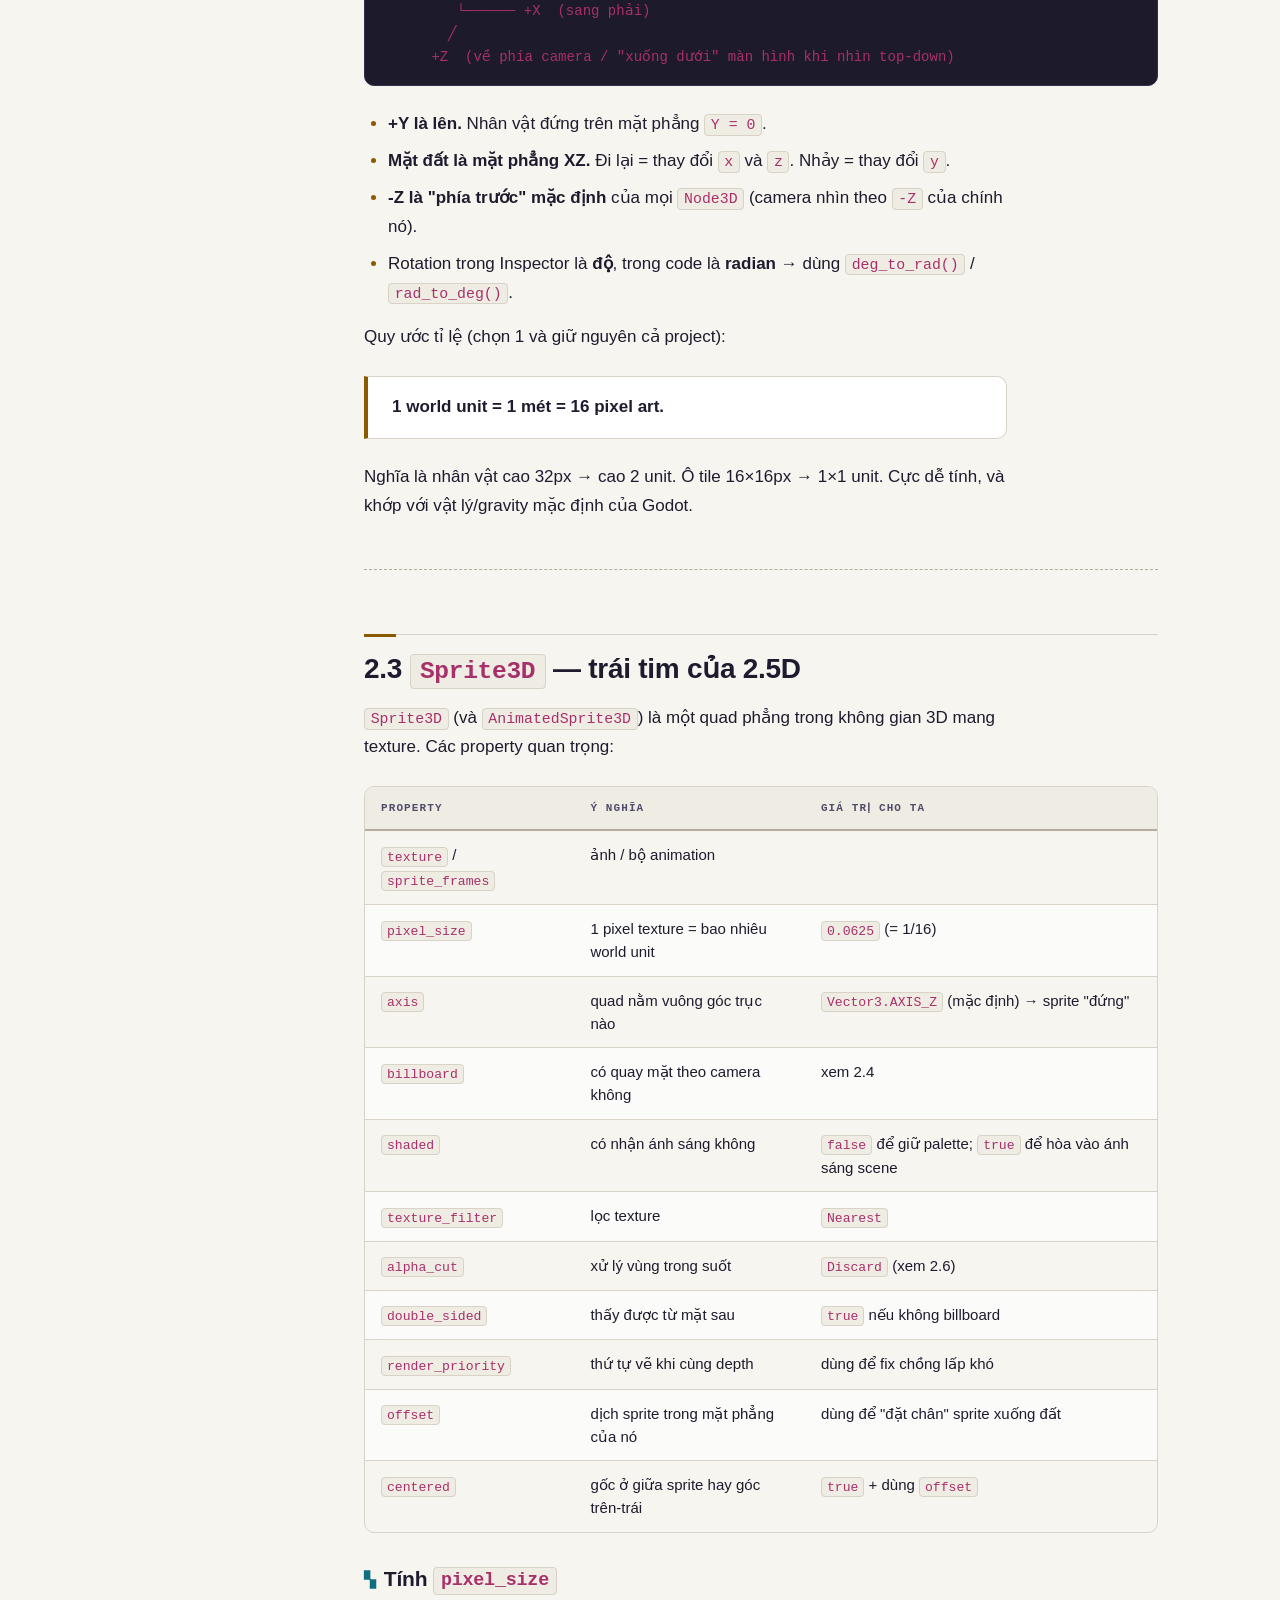
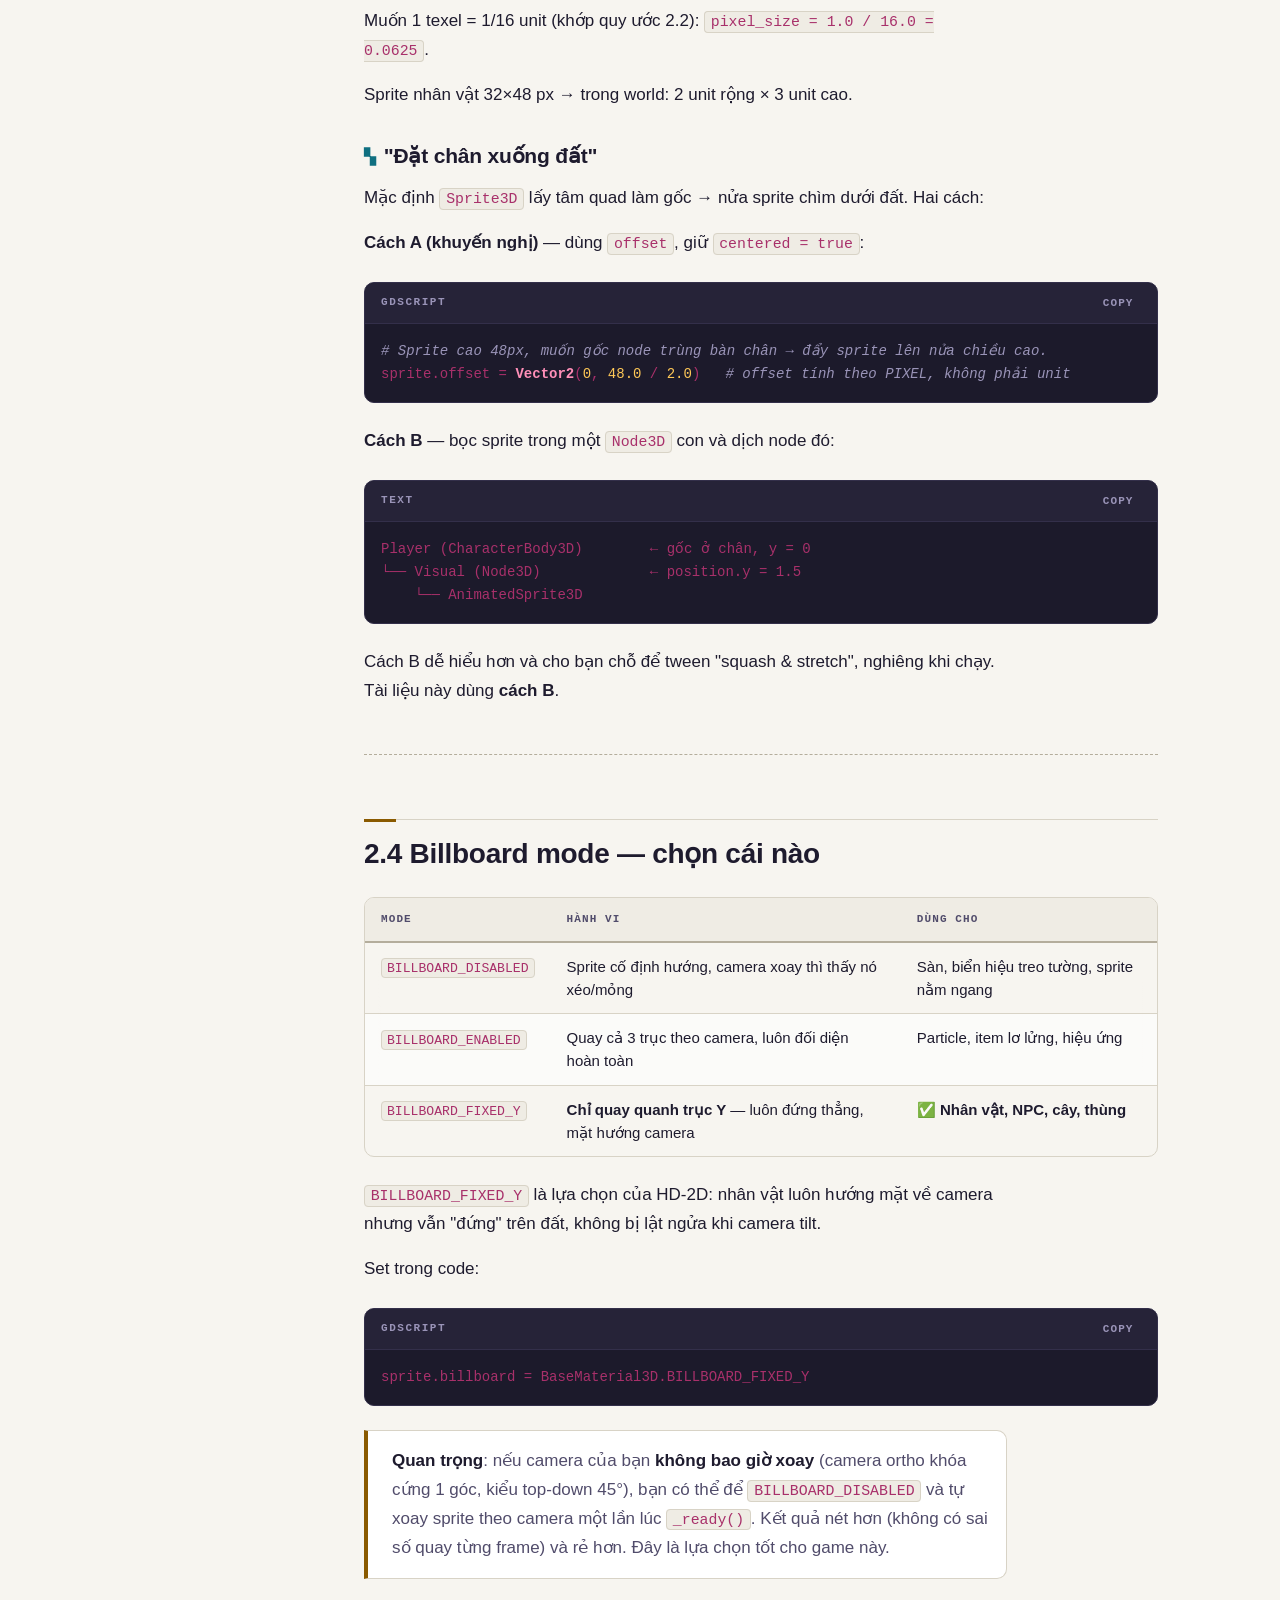
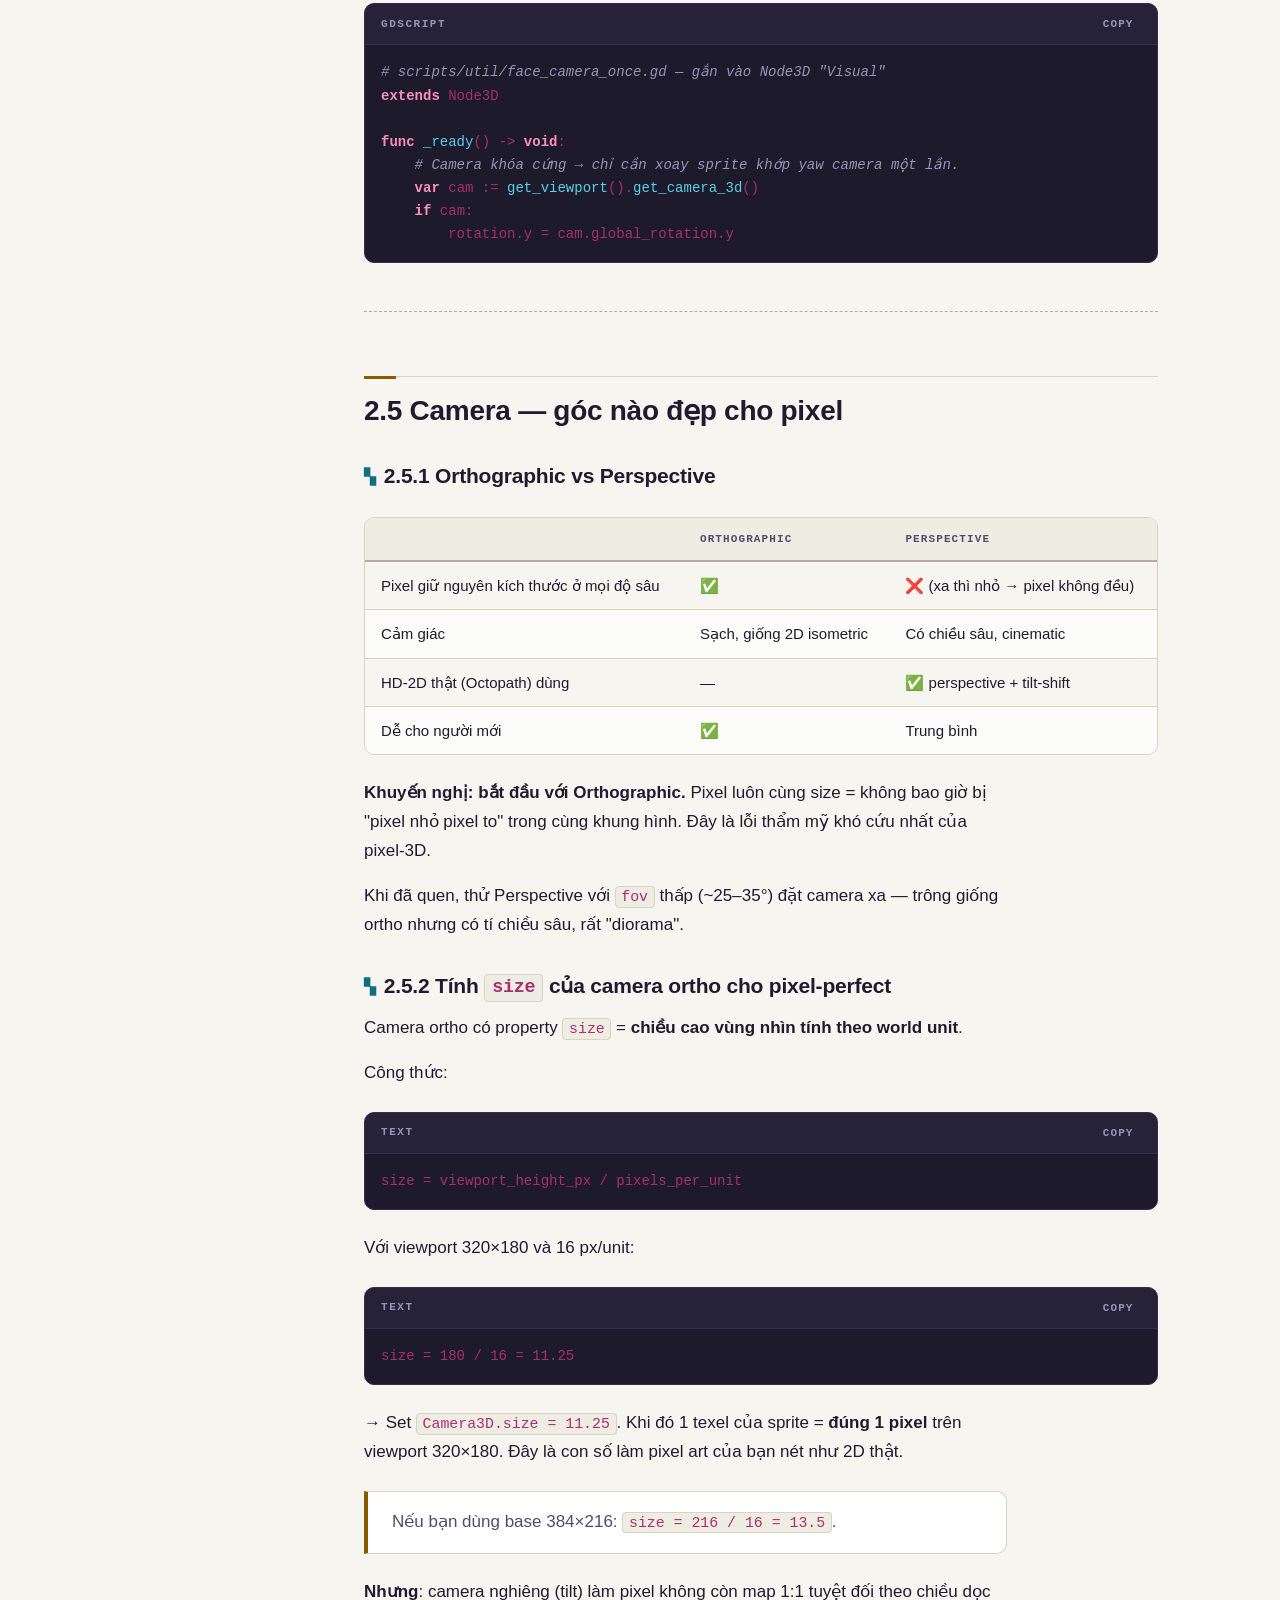
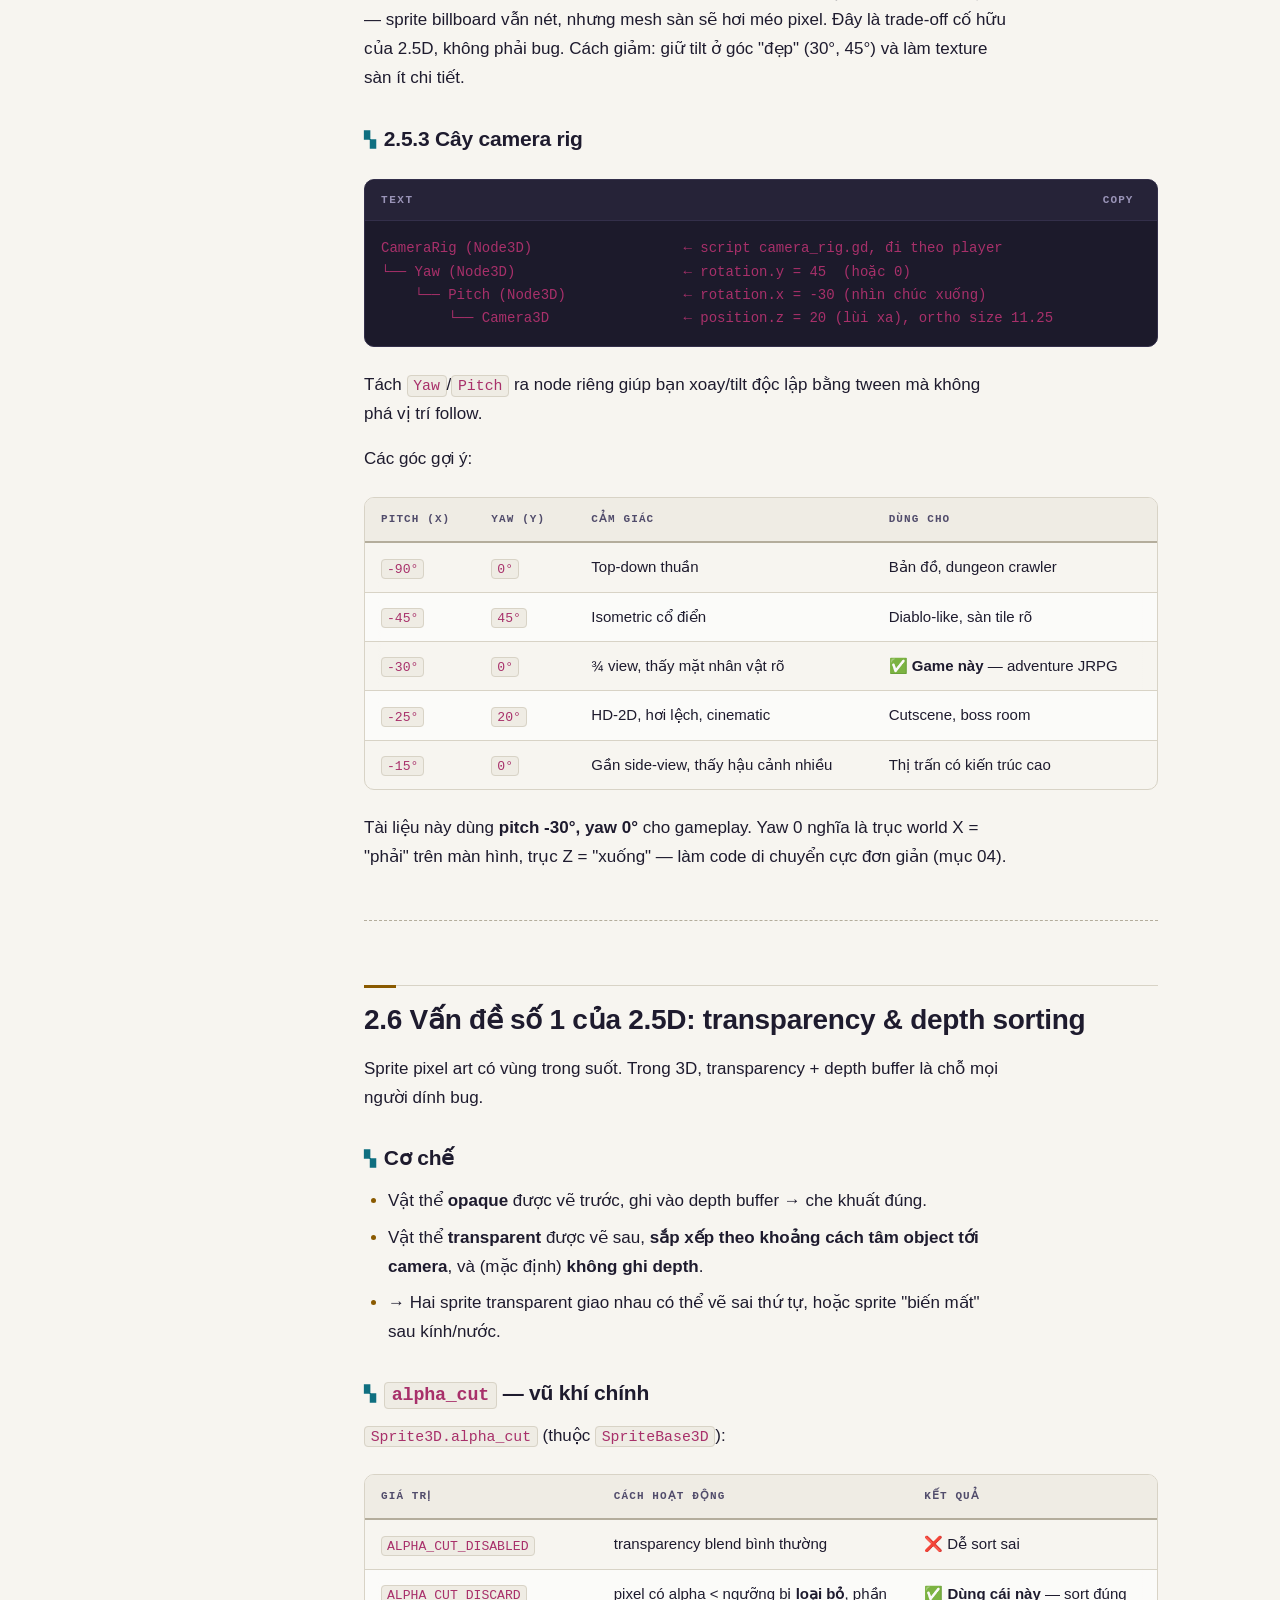
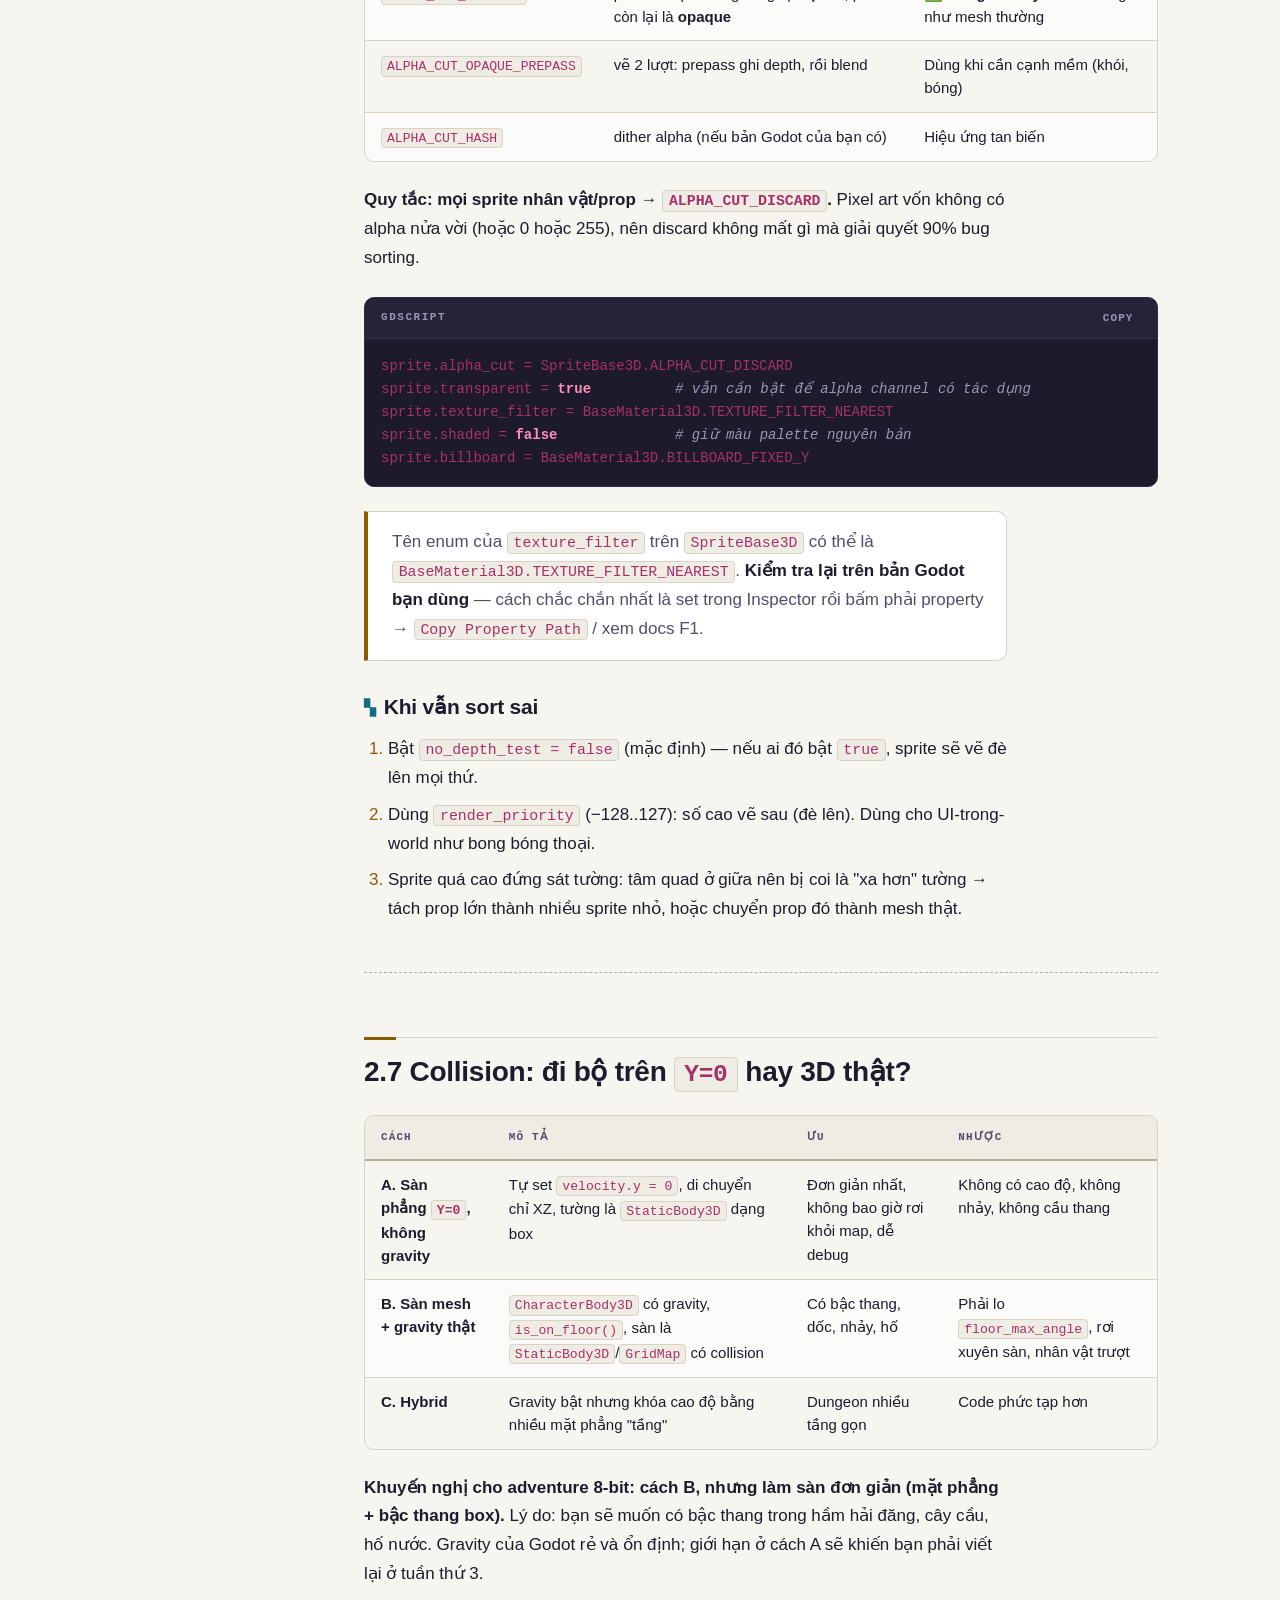
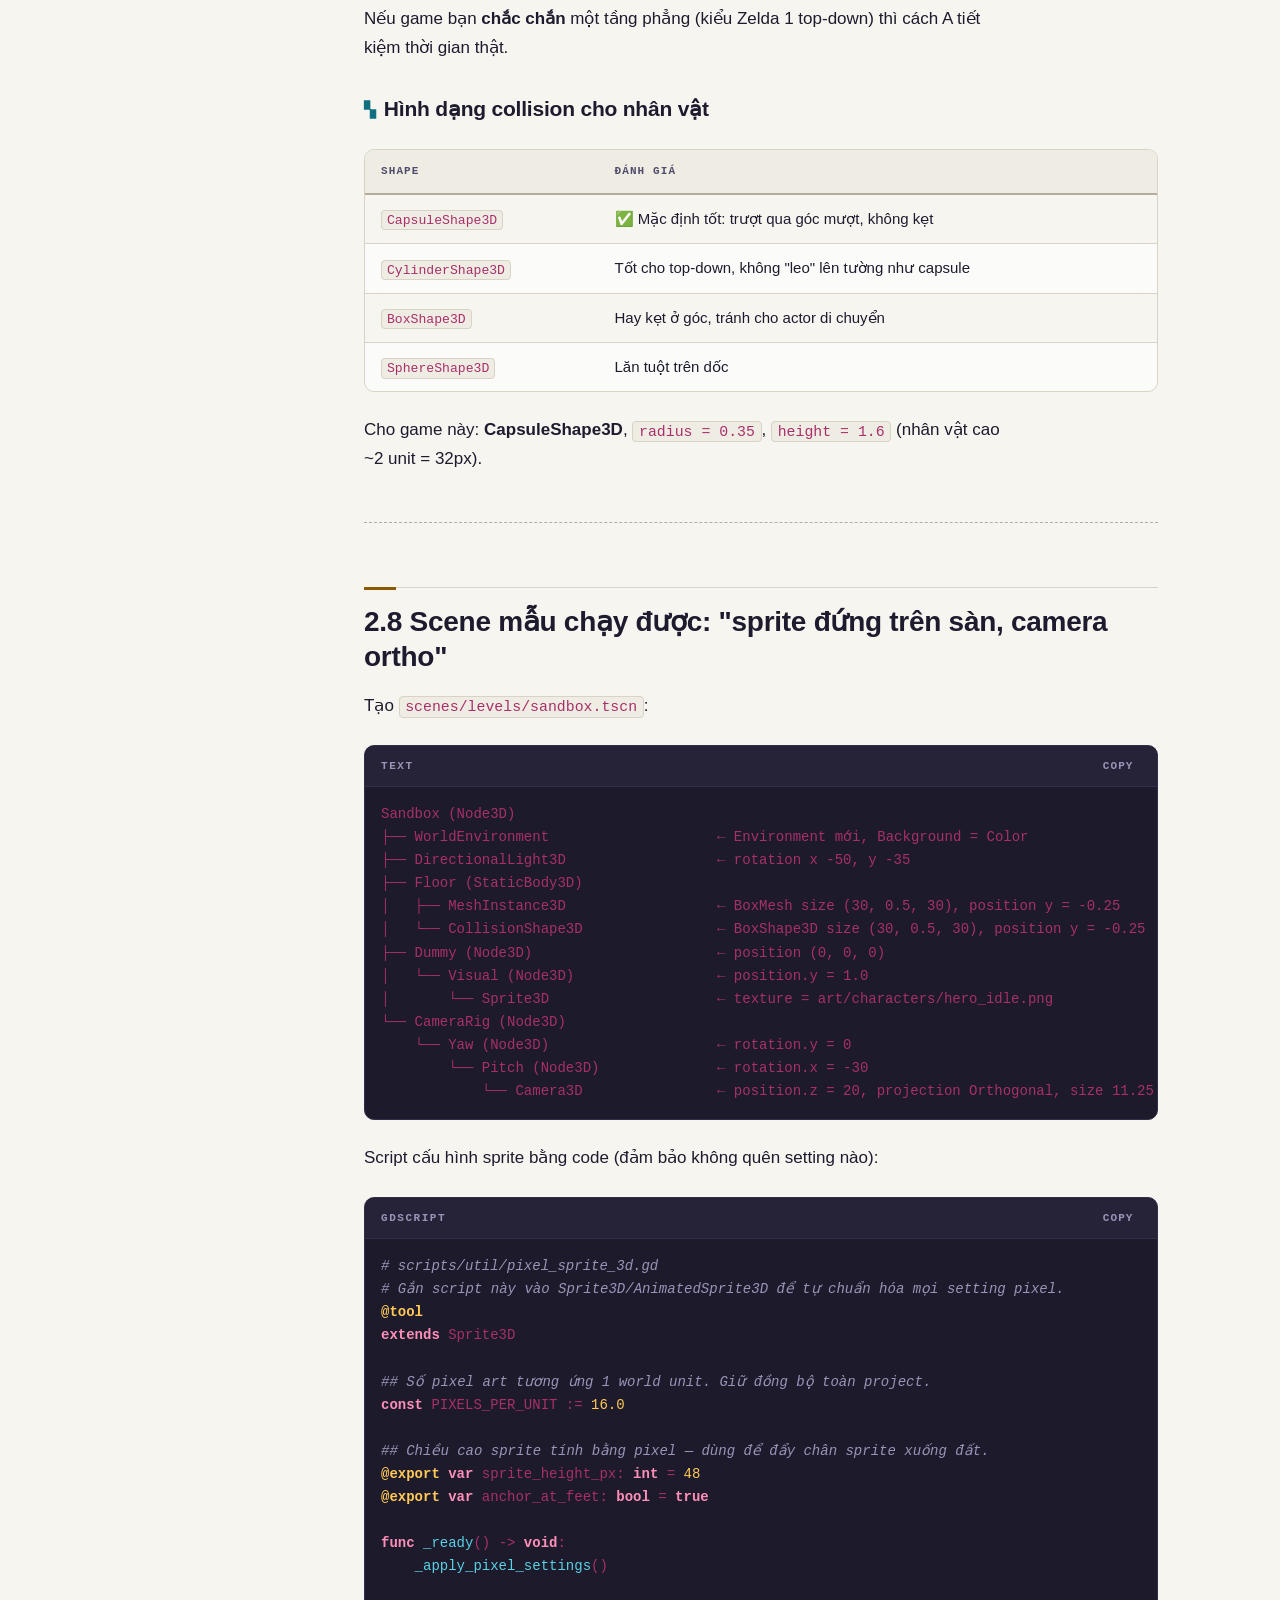
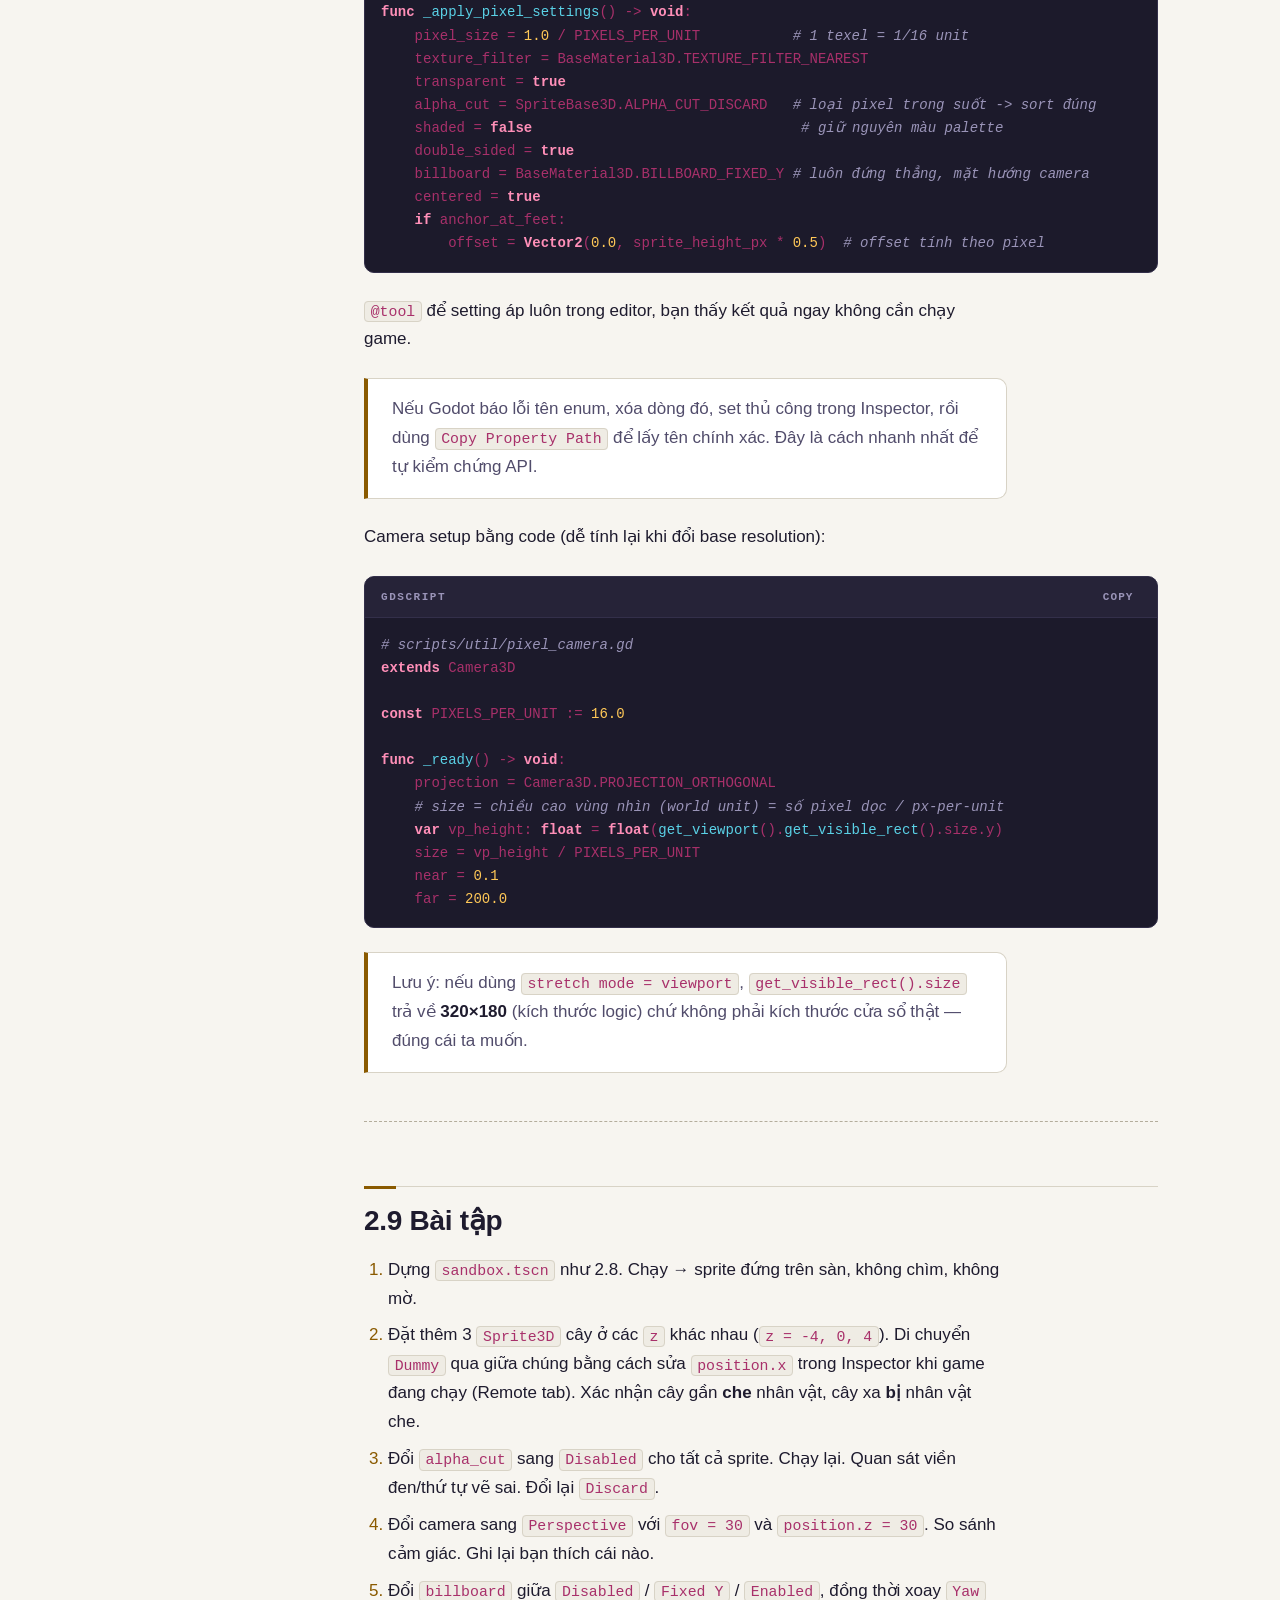
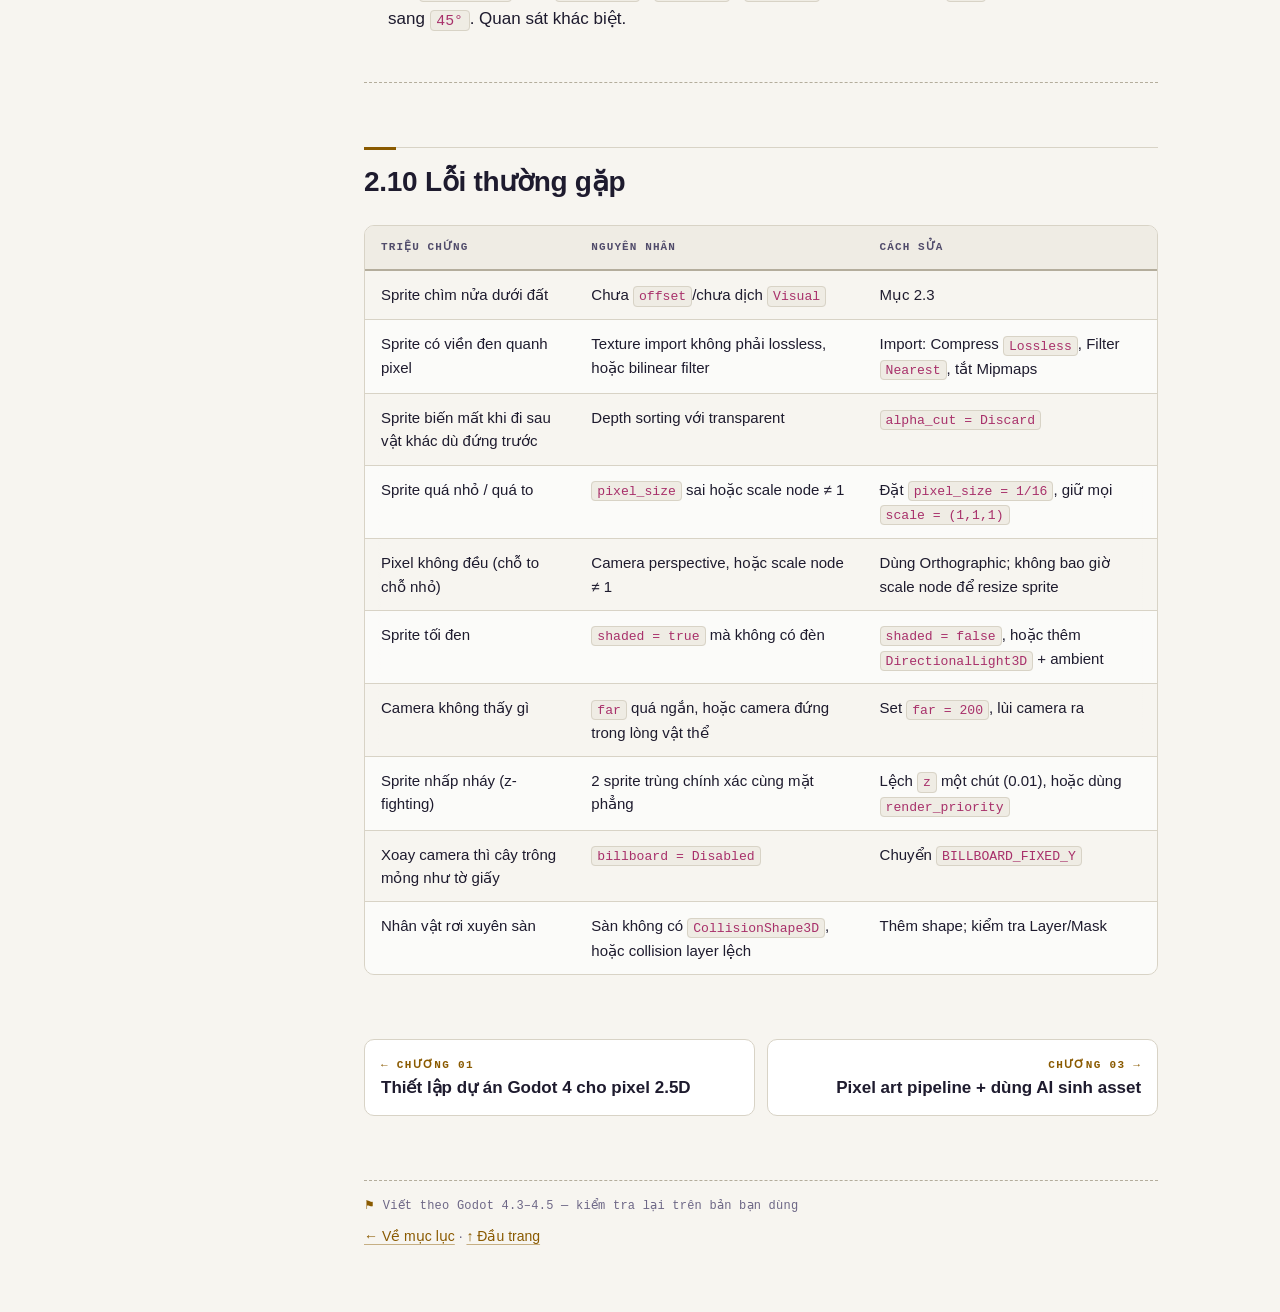
<file: docs/02-25d-concepts.html>
<!DOCTYPE html>
<html lang="vi">
<head>
<meta charset="utf-8">
<meta name="viewport" content="width=device-width, initial-scale=1, viewport-fit=cover">
<meta name="color-scheme" content="dark light">
<meta name="theme-color" content="#12101a">
<meta name="description" content="Sprite3D, billboard, camera, trục, collision">
<title>02 Hiểu 2.5D trong Godot 4 · Godot 4 2.5D</title>
<link rel="stylesheet" href="style.css">
<link rel="icon" href="data:image/svg+xml,%3Csvg xmlns='http://www.w3.org/2000/svg' viewBox='0 0 16 16'%3E%3Crect width='16' height='16' fill='%2312101a'/%3E%3Crect x='6' y='2' width='4' height='3' fill='%23ffc857'/%3E%3Crect x='5' y='5' width='6' height='2' fill='%23ffe3a0'/%3E%3Crect x='6' y='7' width='4' height='6' fill='%235ad1e6'/%3E%3Crect x='4' y='13' width='8' height='2' fill='%23474063'/%3E%3C/svg%3E">
<script>/* set the saved theme before first paint so there is no flash */(function(){try{var t=localStorage.getItem("g25d-theme");if(t==="light"||t==="dark")document.documentElement.setAttribute("data-theme",t);}catch(e){}})();</script>
</head>
<body class="page page--chapter">
<div class="progress" aria-hidden="true"><span class="progress__bar" id="progressBar"></span></div>

<header class="topbar">
  <a class="topbar__back" href="index.html"><span aria-hidden="true">←</span> Mục lục</a>
  <span class="topbar__num">02</span>
  <button class="iconbtn themebtn" type="button" data-theme-toggle aria-pressed="false" aria-label="Đổi nền sáng/tối">
    <span class="themebtn__txt">Sáng</span>
  </button>
  <button class="iconbtn topbar__toc" id="tocToggle" type="button" aria-expanded="false" aria-controls="tocPanel">
    <span class="topbar__toc-icon" aria-hidden="true"></span><span>Mục</span>
  </button>
</header>

<div class="shell">
  <nav class="toc" id="tocPanel" aria-label="Mục lục chương">
    <p class="toc__title">Trong chương này</p>
    <ol class="toc__list"><li class="toc__item toc__item--h2"><a href="#21-25d-nghĩa-là-gì-và-không-là-gì">2.1 "2.5D" nghĩa là gì (và không là gì)</a></li><li class="toc__item toc__item--h2"><a href="#22-hệ-trục-godot-3d---học-một-lần-cho-khỏi-lú">2.2 Hệ trục Godot 3D — học một lần cho khỏi lú</a></li><li class="toc__item toc__item--h2"><a href="#23-sprite3d---trái-tim-của-25d">2.3 Sprite3D — trái tim của 2.5D</a></li><li class="toc__item toc__item--h3"><a href="#tính-pixel-size">Tính pixel_size</a></li><li class="toc__item toc__item--h3"><a href="#đặt-chân-xuống-đất">"Đặt chân xuống đất"</a></li><li class="toc__item toc__item--h2"><a href="#24-billboard-mode---chọn-cái-nào">2.4 Billboard mode — chọn cái nào</a></li><li class="toc__item toc__item--h2"><a href="#25-camera---góc-nào-đẹp-cho-pixel">2.5 Camera — góc nào đẹp cho pixel</a></li><li class="toc__item toc__item--h3"><a href="#251-orthographic-vs-perspective">2.5.1 Orthographic vs Perspective</a></li><li class="toc__item toc__item--h3"><a href="#252-tính-size-của-camera-ortho-cho-pixel-perfect">2.5.2 Tính size của camera ortho cho pixel-perfect</a></li><li class="toc__item toc__item--h3"><a href="#253-cây-camera-rig">2.5.3 Cây camera rig</a></li><li class="toc__item toc__item--h2"><a href="#26-vấn-đề-số-1-của-25d-transparency-depth-sorting">2.6 Vấn đề số 1 của 2.5D: transparency &amp; depth sorting</a></li><li class="toc__item toc__item--h3"><a href="#cơ-chế">Cơ chế</a></li><li class="toc__item toc__item--h3"><a href="#alpha-cut---vũ-khí-chính">alpha_cut — vũ khí chính</a></li><li class="toc__item toc__item--h3"><a href="#khi-vẫn-sort-sai">Khi vẫn sort sai</a></li><li class="toc__item toc__item--h2"><a href="#27-collision-đi-bộ-trên-y0-hay-3d-thật">2.7 Collision: đi bộ trên Y=0 hay 3D thật?</a></li><li class="toc__item toc__item--h3"><a href="#hình-dạng-collision-cho-nhân-vật">Hình dạng collision cho nhân vật</a></li><li class="toc__item toc__item--h2"><a href="#28-scene-mẫu-chạy-được-sprite-đứng-trên-sàn-camera-ortho">2.8 Scene mẫu chạy được: "sprite đứng trên sàn, camera ortho"</a></li><li class="toc__item toc__item--h2"><a href="#29-bài-tập">2.9 Bài tập</a></li><li class="toc__item toc__item--h2"><a href="#210-lỗi-thường-gặp">2.10 Lỗi thường gặp</a></li></ol>
  </nav>

  <main class="main" id="main">
    <article class="prose">
      <p class="eyebrow">Chương 02 · 360 dòng</p>
      <h1 class="title">Hiểu 2.5D trong Godot 4</h1>
      <p class="lede">Sprite3D, billboard, camera, trục, collision</p>
      <hr class="rule rule--tight">
      <h2 id="21-25d-nghĩa-là-gì-và-không-là-gì" class="h h--2">2.1 "2.5D" nghĩa là gì (và không là gì)<a class="anchor" href="#21-25d-nghĩa-là-gì-và-không-là-gì" aria-label="Liên kết tới mục này">#</a></h2><p>Có ít nhất 4 thứ bị gọi chung là 2.5D. Chốt rõ để không lẫn:</p><div class="table-wrap" tabindex="0" role="region" aria-label="Bảng, có thể cuộn ngang"><table><thead><tr><th>Kiểu</th><th>Cách làm</th><th>Ví dụ</th><th>Có phải cái ta làm?</th></tr></thead><tbody><tr><td>Isometric 2D</td><td>Vẽ sprite giả 3D, world thật là 2D</td><td>Diablo 1, Stardew (top-down)</td><td>❌</td></tr><tr><td>2D gameplay trên nền 3D</td><td>Nhân vật đi trên trục 2D, hậu cảnh 3D</td><td>Trine, Ori (một phần)</td><td>❌</td></tr><tr><td><strong>HD-2D / Diorama</strong></td><td><strong>World 3D thật, actor là sprite billboard</strong></td><td><strong>Octopath Traveler, Live A Live remake</strong></td><td>✅ <strong>Đây</strong></td></tr><tr><td>3D low-poly + texture pixel</td><td>Mọi thứ là mesh, texture pixel</td><td>Cruelty Squad, một số PSX-style</td><td>❌</td></tr></tbody></table></div><p>Cái ta làm: <strong><code>Node3D</code> root, camera 3D góc nghiêng, nhân vật/NPC/cây/thùng là <code>Sprite3D</code> pixel art đứng thẳng trong không gian, mặt đất và tường có thể là mesh hoặc GridMap.</strong></p><p>Lợi ích thật:</p><ul class="list"><li>Chiều sâu thật → che khuất (occlusion) tự nhiên: đi sau cái nhà thì bị nhà che, không cần code Y-sort thủ công</li><li>Ánh sáng, sương mù, depth-of-field áp lên sprite → vibe "diorama đồ chơi"</li><li>Camera có thể zoom, xoay nhẹ, tilt → cinematic mà art vẫn 2D</li><li>Vẽ ít hơn: 1 cái cây dùng lại được ở mọi góc nhìn (nếu billboard)</li></ul><p>Chi phí thật:</p><ul class="list"><li>Debug khó hơn 2D (toạ độ 3 trục, gimbal, depth sorting)</li><li>Alpha blending + depth buffer = nguồn bug số 1 (mục 2.6)</li><li>Sprite billboard xoay theo camera có thể trông "phẳng dán" nếu góc camera thay đổi nhiều</li></ul><hr class="rule"><h2 id="22-hệ-trục-godot-3d---học-một-lần-cho-khỏi-lú" class="h h--2">2.2 Hệ trục Godot 3D — học một lần cho khỏi lú<a class="anchor" href="#22-hệ-trục-godot-3d---học-một-lần-cho-khỏi-lú" aria-label="Liên kết tới mục này">#</a></h2><figure class="code" data-lang="text"><figcaption><span class="code__lang">Text</span><button class="code__copy" type="button" aria-label="Sao chép đoạn code"><span class="code__copy-txt">Copy</span></button></figcaption><pre><code class="lang-text">        +Y  (lên trời — độ cao)
         │
         │
         └────── +X  (sang phải)
        ╱
      +Z  (về phía camera / "xuống dưới" màn hình khi nhìn top-down)</code></pre></figure><ul class="list"><li><strong>+Y là lên.</strong> Nhân vật đứng trên mặt phẳng <code>Y = 0</code>.</li><li><strong>Mặt đất là mặt phẳng XZ.</strong> Đi lại = thay đổi <code>x</code> và <code>z</code>. Nhảy = thay đổi <code>y</code>.</li><li><strong>-Z là "phía trước" mặc định</strong> của mọi <code>Node3D</code> (camera nhìn theo <code>-Z</code> của chính nó).</li><li>Rotation trong Inspector là <strong>độ</strong>, trong code là <strong>radian</strong> → dùng <code>deg_to_rad()</code> / <code>rad_to_deg()</code>.</li></ul><p>Quy ước tỉ lệ (chọn 1 và giữ nguyên cả project):</p><blockquote class="note"><p><strong>1 world unit = 1 mét = 16 pixel art.</strong></p></blockquote><p>Nghĩa là nhân vật cao 32px → cao 2 unit. Ô tile 16×16px → 1×1 unit. Cực dễ tính, và khớp với vật lý/gravity mặc định của Godot.</p><hr class="rule"><h2 id="23-sprite3d---trái-tim-của-25d" class="h h--2">2.3 <code>Sprite3D</code> — trái tim của 2.5D<a class="anchor" href="#23-sprite3d---trái-tim-của-25d" aria-label="Liên kết tới mục này">#</a></h2><p><code>Sprite3D</code> (và <code>AnimatedSprite3D</code>) là một quad phẳng trong không gian 3D mang texture. Các property quan trọng:</p><div class="table-wrap" tabindex="0" role="region" aria-label="Bảng, có thể cuộn ngang"><table><thead><tr><th>Property</th><th>Ý nghĩa</th><th>Giá trị cho ta</th></tr></thead><tbody><tr><td><code>texture</code> / <code>sprite_frames</code></td><td>ảnh / bộ animation</td><td></td></tr><tr><td><code>pixel_size</code></td><td>1 pixel texture = bao nhiêu world unit</td><td><code>0.0625</code> (= 1/16)</td></tr><tr><td><code>axis</code></td><td>quad nằm vuông góc trục nào</td><td><code>Vector3.AXIS_Z</code> (mặc định) → sprite "đứng"</td></tr><tr><td><code>billboard</code></td><td>có quay mặt theo camera không</td><td>xem 2.4</td></tr><tr><td><code>shaded</code></td><td>có nhận ánh sáng không</td><td><code>false</code> để giữ palette; <code>true</code> để hòa vào ánh sáng scene</td></tr><tr><td><code>texture_filter</code></td><td>lọc texture</td><td><code>Nearest</code></td></tr><tr><td><code>alpha_cut</code></td><td>xử lý vùng trong suốt</td><td><code>Discard</code> (xem 2.6)</td></tr><tr><td><code>double_sided</code></td><td>thấy được từ mặt sau</td><td><code>true</code> nếu không billboard</td></tr><tr><td><code>render_priority</code></td><td>thứ tự vẽ khi cùng depth</td><td>dùng để fix chồng lấp khó</td></tr><tr><td><code>offset</code></td><td>dịch sprite trong mặt phẳng của nó</td><td>dùng để "đặt chân" sprite xuống đất</td></tr><tr><td><code>centered</code></td><td>gốc ở giữa sprite hay góc trên-trái</td><td><code>true</code> + dùng <code>offset</code></td></tr></tbody></table></div><h3 id="tính-pixel-size" class="h h--3">Tính <code>pixel_size</code><a class="anchor" href="#tính-pixel-size" aria-label="Liên kết tới mục này">#</a></h3><p>Muốn 1 texel = 1/16 unit (khớp quy ước 2.2): <code>pixel_size = 1.0 / 16.0 = 0.0625</code>.</p><p>Sprite nhân vật 32×48 px → trong world: 2 unit rộng × 3 unit cao.</p><h3 id="đặt-chân-xuống-đất" class="h h--3">"Đặt chân xuống đất"<a class="anchor" href="#đặt-chân-xuống-đất" aria-label="Liên kết tới mục này">#</a></h3><p>Mặc định <code>Sprite3D</code> lấy tâm quad làm gốc → nửa sprite chìm dưới đất. Hai cách:</p><p><strong>Cách A (khuyến nghị)</strong> — dùng <code>offset</code>, giữ <code>centered = true</code>:</p><figure class="code" data-lang="gdscript"><figcaption><span class="code__lang">GDScript</span><button class="code__copy" type="button" aria-label="Sao chép đoạn code"><span class="code__copy-txt">Copy</span></button></figcaption><pre><code class="lang-gdscript"># Sprite cao 48px, muốn gốc node trùng bàn chân → đẩy sprite lên nửa chiều cao.
sprite.offset = Vector2(0, 48.0 / 2.0)   # offset tính theo PIXEL, không phải unit</code></pre></figure><p><strong>Cách B</strong> — bọc sprite trong một <code>Node3D</code> con và dịch node đó:</p><figure class="code" data-lang="text"><figcaption><span class="code__lang">Text</span><button class="code__copy" type="button" aria-label="Sao chép đoạn code"><span class="code__copy-txt">Copy</span></button></figcaption><pre><code class="lang-text">Player (CharacterBody3D)        ← gốc ở chân, y = 0
└── Visual (Node3D)             ← position.y = 1.5
    └── AnimatedSprite3D</code></pre></figure><p>Cách B dễ hiểu hơn và cho bạn chỗ để tween "squash &amp; stretch", nghiêng khi chạy. Tài liệu này dùng <strong>cách B</strong>.</p><hr class="rule"><h2 id="24-billboard-mode---chọn-cái-nào" class="h h--2">2.4 Billboard mode — chọn cái nào<a class="anchor" href="#24-billboard-mode---chọn-cái-nào" aria-label="Liên kết tới mục này">#</a></h2><div class="table-wrap" tabindex="0" role="region" aria-label="Bảng, có thể cuộn ngang"><table><thead><tr><th>Mode</th><th>Hành vi</th><th>Dùng cho</th></tr></thead><tbody><tr><td><code>BILLBOARD_DISABLED</code></td><td>Sprite cố định hướng, camera xoay thì thấy nó xéo/mỏng</td><td>Sàn, biển hiệu treo tường, sprite nằm ngang</td></tr><tr><td><code>BILLBOARD_ENABLED</code></td><td>Quay cả 3 trục theo camera, luôn đối diện hoàn toàn</td><td>Particle, item lơ lửng, hiệu ứng</td></tr><tr><td><code>BILLBOARD_FIXED_Y</code></td><td><strong>Chỉ quay quanh trục Y</strong> — luôn đứng thẳng, mặt hướng camera</td><td>✅ <strong>Nhân vật, NPC, cây, thùng</strong></td></tr></tbody></table></div><p><code>BILLBOARD_FIXED_Y</code> là lựa chọn của HD-2D: nhân vật luôn hướng mặt về camera nhưng vẫn "đứng" trên đất, không bị lật ngửa khi camera tilt.</p><p>Set trong code:</p><figure class="code" data-lang="gdscript"><figcaption><span class="code__lang">GDScript</span><button class="code__copy" type="button" aria-label="Sao chép đoạn code"><span class="code__copy-txt">Copy</span></button></figcaption><pre><code class="lang-gdscript">sprite.billboard = BaseMaterial3D.BILLBOARD_FIXED_Y</code></pre></figure><blockquote class="note"><p><strong>Quan trọng</strong>: nếu camera của bạn <strong>không bao giờ xoay</strong> (camera ortho khóa cứng 1 góc, kiểu top-down 45°), bạn có thể để <code>BILLBOARD_DISABLED</code> và tự xoay sprite theo camera một lần lúc <code>_ready()</code>. Kết quả nét hơn (không có sai số quay từng frame) và rẻ hơn. Đây là lựa chọn tốt cho game này.</p></blockquote><figure class="code" data-lang="gdscript"><figcaption><span class="code__lang">GDScript</span><button class="code__copy" type="button" aria-label="Sao chép đoạn code"><span class="code__copy-txt">Copy</span></button></figcaption><pre><code class="lang-gdscript"># scripts/util/face_camera_once.gd — gắn vào Node3D "Visual"
extends Node3D

func _ready() -&gt; void:
	# Camera khóa cứng → chỉ cần xoay sprite khớp yaw camera một lần.
	var cam := get_viewport().get_camera_3d()
	if cam:
		rotation.y = cam.global_rotation.y</code></pre></figure><hr class="rule"><h2 id="25-camera---góc-nào-đẹp-cho-pixel" class="h h--2">2.5 Camera — góc nào đẹp cho pixel<a class="anchor" href="#25-camera---góc-nào-đẹp-cho-pixel" aria-label="Liên kết tới mục này">#</a></h2><h3 id="251-orthographic-vs-perspective" class="h h--3">2.5.1 Orthographic vs Perspective<a class="anchor" href="#251-orthographic-vs-perspective" aria-label="Liên kết tới mục này">#</a></h3><div class="table-wrap" tabindex="0" role="region" aria-label="Bảng, có thể cuộn ngang"><table><thead><tr><th></th><th>Orthographic</th><th>Perspective</th></tr></thead><tbody><tr><td>Pixel giữ nguyên kích thước ở mọi độ sâu</td><td>✅</td><td>❌ (xa thì nhỏ → pixel không đều)</td></tr><tr><td>Cảm giác</td><td>Sạch, giống 2D isometric</td><td>Có chiều sâu, cinematic</td></tr><tr><td>HD-2D thật (Octopath) dùng</td><td>—</td><td>✅ perspective + tilt-shift</td></tr><tr><td>Dễ cho người mới</td><td>✅</td><td>Trung bình</td></tr></tbody></table></div><p><strong>Khuyến nghị: bắt đầu với Orthographic.</strong> Pixel luôn cùng size = không bao giờ bị "pixel nhỏ pixel to" trong cùng khung hình. Đây là lỗi thẩm mỹ khó cứu nhất của pixel-3D.</p><p>Khi đã quen, thử Perspective với <code>fov</code> thấp (~25–35°) đặt camera xa — trông giống ortho nhưng có tí chiều sâu, rất "diorama".</p><h3 id="252-tính-size-của-camera-ortho-cho-pixel-perfect" class="h h--3">2.5.2 Tính <code>size</code> của camera ortho cho pixel-perfect<a class="anchor" href="#252-tính-size-của-camera-ortho-cho-pixel-perfect" aria-label="Liên kết tới mục này">#</a></h3><p>Camera ortho có property <code>size</code> = <strong>chiều cao vùng nhìn tính theo world unit</strong>.</p><p>Công thức:</p><figure class="code" data-lang="text"><figcaption><span class="code__lang">Text</span><button class="code__copy" type="button" aria-label="Sao chép đoạn code"><span class="code__copy-txt">Copy</span></button></figcaption><pre><code class="lang-text">size = viewport_height_px / pixels_per_unit</code></pre></figure><p>Với viewport 320×180 và 16 px/unit:</p><figure class="code" data-lang="text"><figcaption><span class="code__lang">Text</span><button class="code__copy" type="button" aria-label="Sao chép đoạn code"><span class="code__copy-txt">Copy</span></button></figcaption><pre><code class="lang-text">size = 180 / 16 = 11.25</code></pre></figure><p>→ Set <code>Camera3D.size = 11.25</code>. Khi đó 1 texel của sprite = <strong>đúng 1 pixel</strong> trên viewport 320×180. Đây là con số làm pixel art của bạn nét như 2D thật.</p><blockquote class="note"><p>Nếu bạn dùng base 384×216: <code>size = 216 / 16 = 13.5</code>.</p></blockquote><p><strong>Nhưng</strong>: camera nghiêng (tilt) làm pixel không còn map 1:1 tuyệt đối theo chiều dọc — sprite billboard vẫn nét, nhưng mesh sàn sẽ hơi méo pixel. Đây là trade-off cố hữu của 2.5D, không phải bug. Cách giảm: giữ tilt ở góc "đẹp" (30°, 45°) và làm texture sàn ít chi tiết.</p><h3 id="253-cây-camera-rig" class="h h--3">2.5.3 Cây camera rig<a class="anchor" href="#253-cây-camera-rig" aria-label="Liên kết tới mục này">#</a></h3><figure class="code" data-lang="text"><figcaption><span class="code__lang">Text</span><button class="code__copy" type="button" aria-label="Sao chép đoạn code"><span class="code__copy-txt">Copy</span></button></figcaption><pre><code class="lang-text">CameraRig (Node3D)                  ← script camera_rig.gd, đi theo player
└── Yaw (Node3D)                    ← rotation.y = 45  (hoặc 0)
    └── Pitch (Node3D)              ← rotation.x = -30 (nhìn chúc xuống)
        └── Camera3D                ← position.z = 20 (lùi xa), ortho size 11.25</code></pre></figure><p>Tách <code>Yaw</code>/<code>Pitch</code> ra node riêng giúp bạn xoay/tilt độc lập bằng tween mà không phá vị trí follow.</p><p>Các góc gợi ý:</p><div class="table-wrap" tabindex="0" role="region" aria-label="Bảng, có thể cuộn ngang"><table><thead><tr><th>Pitch (x)</th><th>Yaw (y)</th><th>Cảm giác</th><th>Dùng cho</th></tr></thead><tbody><tr><td><code>-90°</code></td><td><code>0°</code></td><td>Top-down thuần</td><td>Bản đồ, dungeon crawler</td></tr><tr><td><code>-45°</code></td><td><code>45°</code></td><td>Isometric cổ điển</td><td>Diablo-like, sàn tile rõ</td></tr><tr><td><code>-30°</code></td><td><code>0°</code></td><td>¾ view, thấy mặt nhân vật rõ</td><td>✅ <strong>Game này</strong> — adventure JRPG</td></tr><tr><td><code>-25°</code></td><td><code>20°</code></td><td>HD-2D, hơi lệch, cinematic</td><td>Cutscene, boss room</td></tr><tr><td><code>-15°</code></td><td><code>0°</code></td><td>Gần side-view, thấy hậu cảnh nhiều</td><td>Thị trấn có kiến trúc cao</td></tr></tbody></table></div><p>Tài liệu này dùng <strong>pitch -30°, yaw 0°</strong> cho gameplay. Yaw 0 nghĩa là trục world X = "phải" trên màn hình, trục Z = "xuống" — làm code di chuyển cực đơn giản (mục 04).</p><hr class="rule"><h2 id="26-vấn-đề-số-1-của-25d-transparency-depth-sorting" class="h h--2">2.6 Vấn đề số 1 của 2.5D: transparency &amp; depth sorting<a class="anchor" href="#26-vấn-đề-số-1-của-25d-transparency-depth-sorting" aria-label="Liên kết tới mục này">#</a></h2><p>Sprite pixel art có vùng trong suốt. Trong 3D, transparency + depth buffer là chỗ mọi người dính bug.</p><h3 id="cơ-chế" class="h h--3">Cơ chế<a class="anchor" href="#cơ-chế" aria-label="Liên kết tới mục này">#</a></h3><ul class="list"><li>Vật thể <strong>opaque</strong> được vẽ trước, ghi vào depth buffer → che khuất đúng.</li><li>Vật thể <strong>transparent</strong> được vẽ sau, <strong>sắp xếp theo khoảng cách tâm object tới camera</strong>, và (mặc định) <strong>không ghi depth</strong>.</li><li>→ Hai sprite transparent giao nhau có thể vẽ sai thứ tự, hoặc sprite "biến mất" sau kính/nước.</li></ul><h3 id="alpha-cut---vũ-khí-chính" class="h h--3"><code>alpha_cut</code> — vũ khí chính<a class="anchor" href="#alpha-cut---vũ-khí-chính" aria-label="Liên kết tới mục này">#</a></h3><p><code>Sprite3D.alpha_cut</code> (thuộc <code>SpriteBase3D</code>):</p><div class="table-wrap" tabindex="0" role="region" aria-label="Bảng, có thể cuộn ngang"><table><thead><tr><th>Giá trị</th><th>Cách hoạt động</th><th>Kết quả</th></tr></thead><tbody><tr><td><code>ALPHA_CUT_DISABLED</code></td><td>transparency blend bình thường</td><td>❌ Dễ sort sai</td></tr><tr><td><code>ALPHA_CUT_DISCARD</code></td><td>pixel có alpha &lt; ngưỡng bị <strong>loại bỏ</strong>, phần còn lại là <strong>opaque</strong></td><td>✅ <strong>Dùng cái này</strong> — sort đúng như mesh thường</td></tr><tr><td><code>ALPHA_CUT_OPAQUE_PREPASS</code></td><td>vẽ 2 lượt: prepass ghi depth, rồi blend</td><td>Dùng khi cần cạnh mềm (khói, bóng)</td></tr><tr><td><code>ALPHA_CUT_HASH</code></td><td>dither alpha (nếu bản Godot của bạn có)</td><td>Hiệu ứng tan biến</td></tr></tbody></table></div><p><strong>Quy tắc: mọi sprite nhân vật/prop → <code>ALPHA_CUT_DISCARD</code>.</strong> Pixel art vốn không có alpha nửa vời (hoặc 0 hoặc 255), nên discard không mất gì mà giải quyết 90% bug sorting.</p><figure class="code" data-lang="gdscript"><figcaption><span class="code__lang">GDScript</span><button class="code__copy" type="button" aria-label="Sao chép đoạn code"><span class="code__copy-txt">Copy</span></button></figcaption><pre><code class="lang-gdscript">sprite.alpha_cut = SpriteBase3D.ALPHA_CUT_DISCARD
sprite.transparent = true          # vẫn cần bật để alpha channel có tác dụng
sprite.texture_filter = BaseMaterial3D.TEXTURE_FILTER_NEAREST
sprite.shaded = false              # giữ màu palette nguyên bản
sprite.billboard = BaseMaterial3D.BILLBOARD_FIXED_Y</code></pre></figure><blockquote class="note"><p>Tên enum của <code>texture_filter</code> trên <code>SpriteBase3D</code> có thể là <code>BaseMaterial3D.TEXTURE_FILTER_NEAREST</code>. <strong>Kiểm tra lại trên bản Godot bạn dùng</strong> — cách chắc chắn nhất là set trong Inspector rồi bấm phải property → <code>Copy Property Path</code> / xem docs F1.</p></blockquote><h3 id="khi-vẫn-sort-sai" class="h h--3">Khi vẫn sort sai<a class="anchor" href="#khi-vẫn-sort-sai" aria-label="Liên kết tới mục này">#</a></h3><ol class="list"><li>Bật <code>no_depth_test = false</code> (mặc định) — nếu ai đó bật <code>true</code>, sprite sẽ vẽ đè lên mọi thứ.</li><li>Dùng <code>render_priority</code> (−128..127): số cao vẽ sau (đè lên). Dùng cho UI-trong-world như bong bóng thoại.</li><li>Sprite quá cao đứng sát tường: tâm quad ở giữa nên bị coi là "xa hơn" tường → tách prop lớn thành nhiều sprite nhỏ, hoặc chuyển prop đó thành mesh thật.</li></ol><hr class="rule"><h2 id="27-collision-đi-bộ-trên-y0-hay-3d-thật" class="h h--2">2.7 Collision: đi bộ trên <code>Y=0</code> hay 3D thật?<a class="anchor" href="#27-collision-đi-bộ-trên-y0-hay-3d-thật" aria-label="Liên kết tới mục này">#</a></h2><div class="table-wrap" tabindex="0" role="region" aria-label="Bảng, có thể cuộn ngang"><table><thead><tr><th>Cách</th><th>Mô tả</th><th>Ưu</th><th>Nhược</th></tr></thead><tbody><tr><td><strong>A. Sàn phẳng <code>Y=0</code>, không gravity</strong></td><td>Tự set <code>velocity.y = 0</code>, di chuyển chỉ XZ, tường là <code>StaticBody3D</code> dạng box</td><td>Đơn giản nhất, không bao giờ rơi khỏi map, dễ debug</td><td>Không có cao độ, không nhảy, không cầu thang</td></tr><tr><td><strong>B. Sàn mesh + gravity thật</strong></td><td><code>CharacterBody3D</code> có gravity, <code>is_on_floor()</code>, sàn là <code>StaticBody3D</code>/<code>GridMap</code> có collision</td><td>Có bậc thang, dốc, nhảy, hố</td><td>Phải lo <code>floor_max_angle</code>, rơi xuyên sàn, nhân vật trượt</td></tr><tr><td><strong>C. Hybrid</strong></td><td>Gravity bật nhưng khóa cao độ bằng nhiều mặt phẳng "tầng"</td><td>Dungeon nhiều tầng gọn</td><td>Code phức tạp hơn</td></tr></tbody></table></div><p><strong>Khuyến nghị cho adventure 8-bit: cách B, nhưng làm sàn đơn giản (mặt phẳng + bậc thang box).</strong> Lý do: bạn sẽ muốn có bậc thang trong hầm hải đăng, cây cầu, hố nước. Gravity của Godot rẻ và ổn định; giới hạn ở cách A sẽ khiến bạn phải viết lại ở tuần thứ 3.</p><p>Nếu game bạn <strong>chắc chắn</strong> một tầng phẳng (kiểu Zelda 1 top-down) thì cách A tiết kiệm thời gian thật.</p><h3 id="hình-dạng-collision-cho-nhân-vật" class="h h--3">Hình dạng collision cho nhân vật<a class="anchor" href="#hình-dạng-collision-cho-nhân-vật" aria-label="Liên kết tới mục này">#</a></h3><div class="table-wrap" tabindex="0" role="region" aria-label="Bảng, có thể cuộn ngang"><table><thead><tr><th>Shape</th><th>Đánh giá</th></tr></thead><tbody><tr><td><code>CapsuleShape3D</code></td><td>✅ Mặc định tốt: trượt qua góc mượt, không kẹt</td></tr><tr><td><code>CylinderShape3D</code></td><td>Tốt cho top-down, không "leo" lên tường như capsule</td></tr><tr><td><code>BoxShape3D</code></td><td>Hay kẹt ở góc, tránh cho actor di chuyển</td></tr><tr><td><code>SphereShape3D</code></td><td>Lăn tuột trên dốc</td></tr></tbody></table></div><p>Cho game này: <strong>CapsuleShape3D</strong>, <code>radius = 0.35</code>, <code>height = 1.6</code> (nhân vật cao ~2 unit = 32px).</p><hr class="rule"><h2 id="28-scene-mẫu-chạy-được-sprite-đứng-trên-sàn-camera-ortho" class="h h--2">2.8 Scene mẫu chạy được: "sprite đứng trên sàn, camera ortho"<a class="anchor" href="#28-scene-mẫu-chạy-được-sprite-đứng-trên-sàn-camera-ortho" aria-label="Liên kết tới mục này">#</a></h2><p>Tạo <code>scenes/levels/sandbox.tscn</code>:</p><figure class="code" data-lang="text"><figcaption><span class="code__lang">Text</span><button class="code__copy" type="button" aria-label="Sao chép đoạn code"><span class="code__copy-txt">Copy</span></button></figcaption><pre><code class="lang-text">Sandbox (Node3D)
├── WorldEnvironment                    ← Environment mới, Background = Color
├── DirectionalLight3D                  ← rotation x -50, y -35
├── Floor (StaticBody3D)
│   ├── MeshInstance3D                  ← BoxMesh size (30, 0.5, 30), position y = -0.25
│   └── CollisionShape3D                ← BoxShape3D size (30, 0.5, 30), position y = -0.25
├── Dummy (Node3D)                      ← position (0, 0, 0)
│   └── Visual (Node3D)                 ← position.y = 1.0
│       └── Sprite3D                    ← texture = art/characters/hero_idle.png
└── CameraRig (Node3D)
    └── Yaw (Node3D)                    ← rotation.y = 0
        └── Pitch (Node3D)              ← rotation.x = -30
            └── Camera3D                ← position.z = 20, projection Orthogonal, size 11.25</code></pre></figure><p>Script cấu hình sprite bằng code (đảm bảo không quên setting nào):</p><figure class="code" data-lang="gdscript"><figcaption><span class="code__lang">GDScript</span><button class="code__copy" type="button" aria-label="Sao chép đoạn code"><span class="code__copy-txt">Copy</span></button></figcaption><pre><code class="lang-gdscript"># scripts/util/pixel_sprite_3d.gd
# Gắn script này vào Sprite3D/AnimatedSprite3D để tự chuẩn hóa mọi setting pixel.
@tool
extends Sprite3D

## Số pixel art tương ứng 1 world unit. Giữ đồng bộ toàn project.
const PIXELS_PER_UNIT := 16.0

## Chiều cao sprite tính bằng pixel — dùng để đẩy chân sprite xuống đất.
@export var sprite_height_px: int = 48
@export var anchor_at_feet: bool = true

func _ready() -&gt; void:
	_apply_pixel_settings()

func _apply_pixel_settings() -&gt; void:
	pixel_size = 1.0 / PIXELS_PER_UNIT           # 1 texel = 1/16 unit
	texture_filter = BaseMaterial3D.TEXTURE_FILTER_NEAREST
	transparent = true
	alpha_cut = SpriteBase3D.ALPHA_CUT_DISCARD   # loại pixel trong suốt -&gt; sort đúng
	shaded = false                                # giữ nguyên màu palette
	double_sided = true
	billboard = BaseMaterial3D.BILLBOARD_FIXED_Y # luôn đứng thẳng, mặt hướng camera
	centered = true
	if anchor_at_feet:
		offset = Vector2(0.0, sprite_height_px * 0.5)  # offset tính theo pixel</code></pre></figure><p><code>@tool</code> để setting áp luôn trong editor, bạn thấy kết quả ngay không cần chạy game.</p><blockquote class="note"><p>Nếu Godot báo lỗi tên enum, xóa dòng đó, set thủ công trong Inspector, rồi dùng <code>Copy Property Path</code> để lấy tên chính xác. Đây là cách nhanh nhất để tự kiểm chứng API.</p></blockquote><p>Camera setup bằng code (dễ tính lại khi đổi base resolution):</p><figure class="code" data-lang="gdscript"><figcaption><span class="code__lang">GDScript</span><button class="code__copy" type="button" aria-label="Sao chép đoạn code"><span class="code__copy-txt">Copy</span></button></figcaption><pre><code class="lang-gdscript"># scripts/util/pixel_camera.gd
extends Camera3D

const PIXELS_PER_UNIT := 16.0

func _ready() -&gt; void:
	projection = Camera3D.PROJECTION_ORTHOGONAL
	# size = chiều cao vùng nhìn (world unit) = số pixel dọc / px-per-unit
	var vp_height: float = float(get_viewport().get_visible_rect().size.y)
	size = vp_height / PIXELS_PER_UNIT
	near = 0.1
	far = 200.0</code></pre></figure><blockquote class="note"><p>Lưu ý: nếu dùng <code>stretch mode = viewport</code>, <code>get_visible_rect().size</code> trả về <strong>320×180</strong> (kích thước logic) chứ không phải kích thước cửa sổ thật — đúng cái ta muốn.</p></blockquote><hr class="rule"><h2 id="29-bài-tập" class="h h--2">2.9 Bài tập<a class="anchor" href="#29-bài-tập" aria-label="Liên kết tới mục này">#</a></h2><ol class="list"><li>Dựng <code>sandbox.tscn</code> như 2.8. Chạy → sprite đứng trên sàn, không chìm, không mờ.</li><li>Đặt thêm 3 <code>Sprite3D</code> cây ở các <code>z</code> khác nhau (<code>z = -4, 0, 4</code>). Di chuyển <code>Dummy</code> qua giữa chúng bằng cách sửa <code>position.x</code> trong Inspector khi game đang chạy (Remote tab). Xác nhận cây gần <strong>che</strong> nhân vật, cây xa <strong>bị</strong> nhân vật che.</li><li>Đổi <code>alpha_cut</code> sang <code>Disabled</code> cho tất cả sprite. Chạy lại. Quan sát viền đen/thứ tự vẽ sai. Đổi lại <code>Discard</code>.</li><li>Đổi camera sang <code>Perspective</code> với <code>fov = 30</code> và <code>position.z = 30</code>. So sánh cảm giác. Ghi lại bạn thích cái nào.</li><li>Đổi <code>billboard</code> giữa <code>Disabled</code> / <code>Fixed Y</code> / <code>Enabled</code>, đồng thời xoay <code>Yaw</code> sang <code>45°</code>. Quan sát khác biệt.</li></ol><hr class="rule"><h2 id="210-lỗi-thường-gặp" class="h h--2">2.10 Lỗi thường gặp<a class="anchor" href="#210-lỗi-thường-gặp" aria-label="Liên kết tới mục này">#</a></h2><div class="table-wrap" tabindex="0" role="region" aria-label="Bảng, có thể cuộn ngang"><table><thead><tr><th>Triệu chứng</th><th>Nguyên nhân</th><th>Cách sửa</th></tr></thead><tbody><tr><td>Sprite chìm nửa dưới đất</td><td>Chưa <code>offset</code>/chưa dịch <code>Visual</code></td><td>Mục 2.3</td></tr><tr><td>Sprite có viền đen quanh pixel</td><td>Texture import không phải lossless, hoặc bilinear filter</td><td>Import: Compress <code>Lossless</code>, Filter <code>Nearest</code>, tắt Mipmaps</td></tr><tr><td>Sprite biến mất khi đi sau vật khác dù đứng trước</td><td>Depth sorting với transparent</td><td><code>alpha_cut = Discard</code></td></tr><tr><td>Sprite quá nhỏ / quá to</td><td><code>pixel_size</code> sai hoặc scale node ≠ 1</td><td>Đặt <code>pixel_size = 1/16</code>, giữ mọi <code>scale = (1,1,1)</code></td></tr><tr><td>Pixel không đều (chỗ to chỗ nhỏ)</td><td>Camera perspective, hoặc scale node ≠ 1</td><td>Dùng Orthographic; không bao giờ scale node để resize sprite</td></tr><tr><td>Sprite tối đen</td><td><code>shaded = true</code> mà không có đèn</td><td><code>shaded = false</code>, hoặc thêm <code>DirectionalLight3D</code> + ambient</td></tr><tr><td>Camera không thấy gì</td><td><code>far</code> quá ngắn, hoặc camera đứng trong lòng vật thể</td><td>Set <code>far = 200</code>, lùi camera ra</td></tr><tr><td>Sprite nhấp nháy (z-fighting)</td><td>2 sprite trùng chính xác cùng mặt phẳng</td><td>Lệch <code>z</code> một chút (0.01), hoặc dùng <code>render_priority</code></td></tr><tr><td>Xoay camera thì cây trông mỏng như tờ giấy</td><td><code>billboard = Disabled</code></td><td>Chuyển <code>BILLBOARD_FIXED_Y</code></td></tr><tr><td>Nhân vật rơi xuyên sàn</td><td>Sàn không có <code>CollisionShape3D</code>, hoặc collision layer lệch</td><td>Thêm shape; kiểm tra Layer/Mask</td></tr></tbody></table></div>
    </article>

    <nav class="pager" aria-label="Chuyển chương"><a class="pager__link pager__link--prev" href="01-setup.html"><span class="pager__dir">← Chương 01</span><span class="pager__title">Thiết lập dự án Godot 4 cho pixel 2.5D</span></a><a class="pager__link pager__link--next" href="03-pixel-art-ai.html"><span class="pager__dir">Chương 03 →</span><span class="pager__title">Pixel art pipeline + dùng AI sinh asset</span></a></nav>

    <footer class="foot">
      <p class="foot__note">Viết theo Godot 4.3–4.5 — kiểm tra lại trên bản bạn dùng</p>
      <p class="foot__links"><a href="index.html">← Về mục lục</a> · <a href="#main">↑ Đầu trang</a></p>
    </footer>
  </main>
</div>

<button class="totop" id="toTop" type="button" aria-label="Lên đầu trang">↑</button>
<div class="scrim" id="scrim" hidden></div>
<script src="app.js" defer></script>
</body>
</html>
</file>
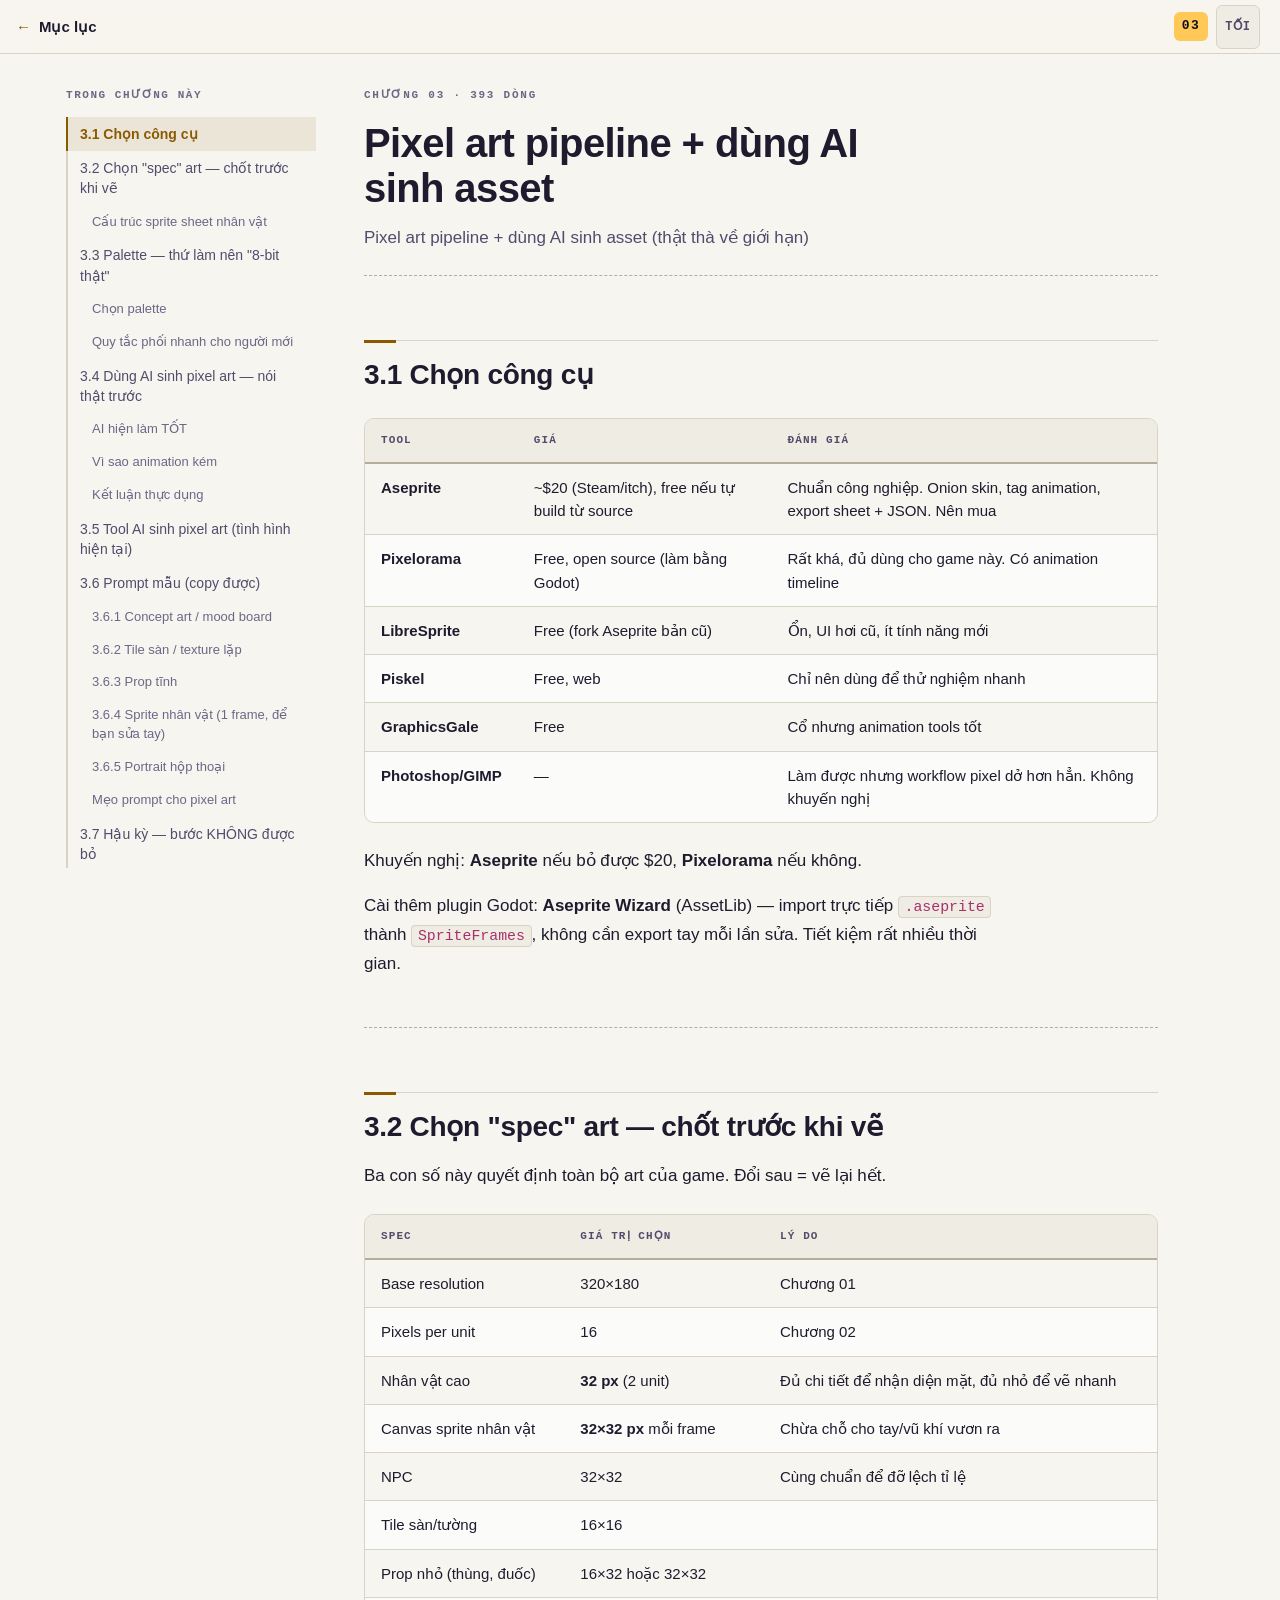
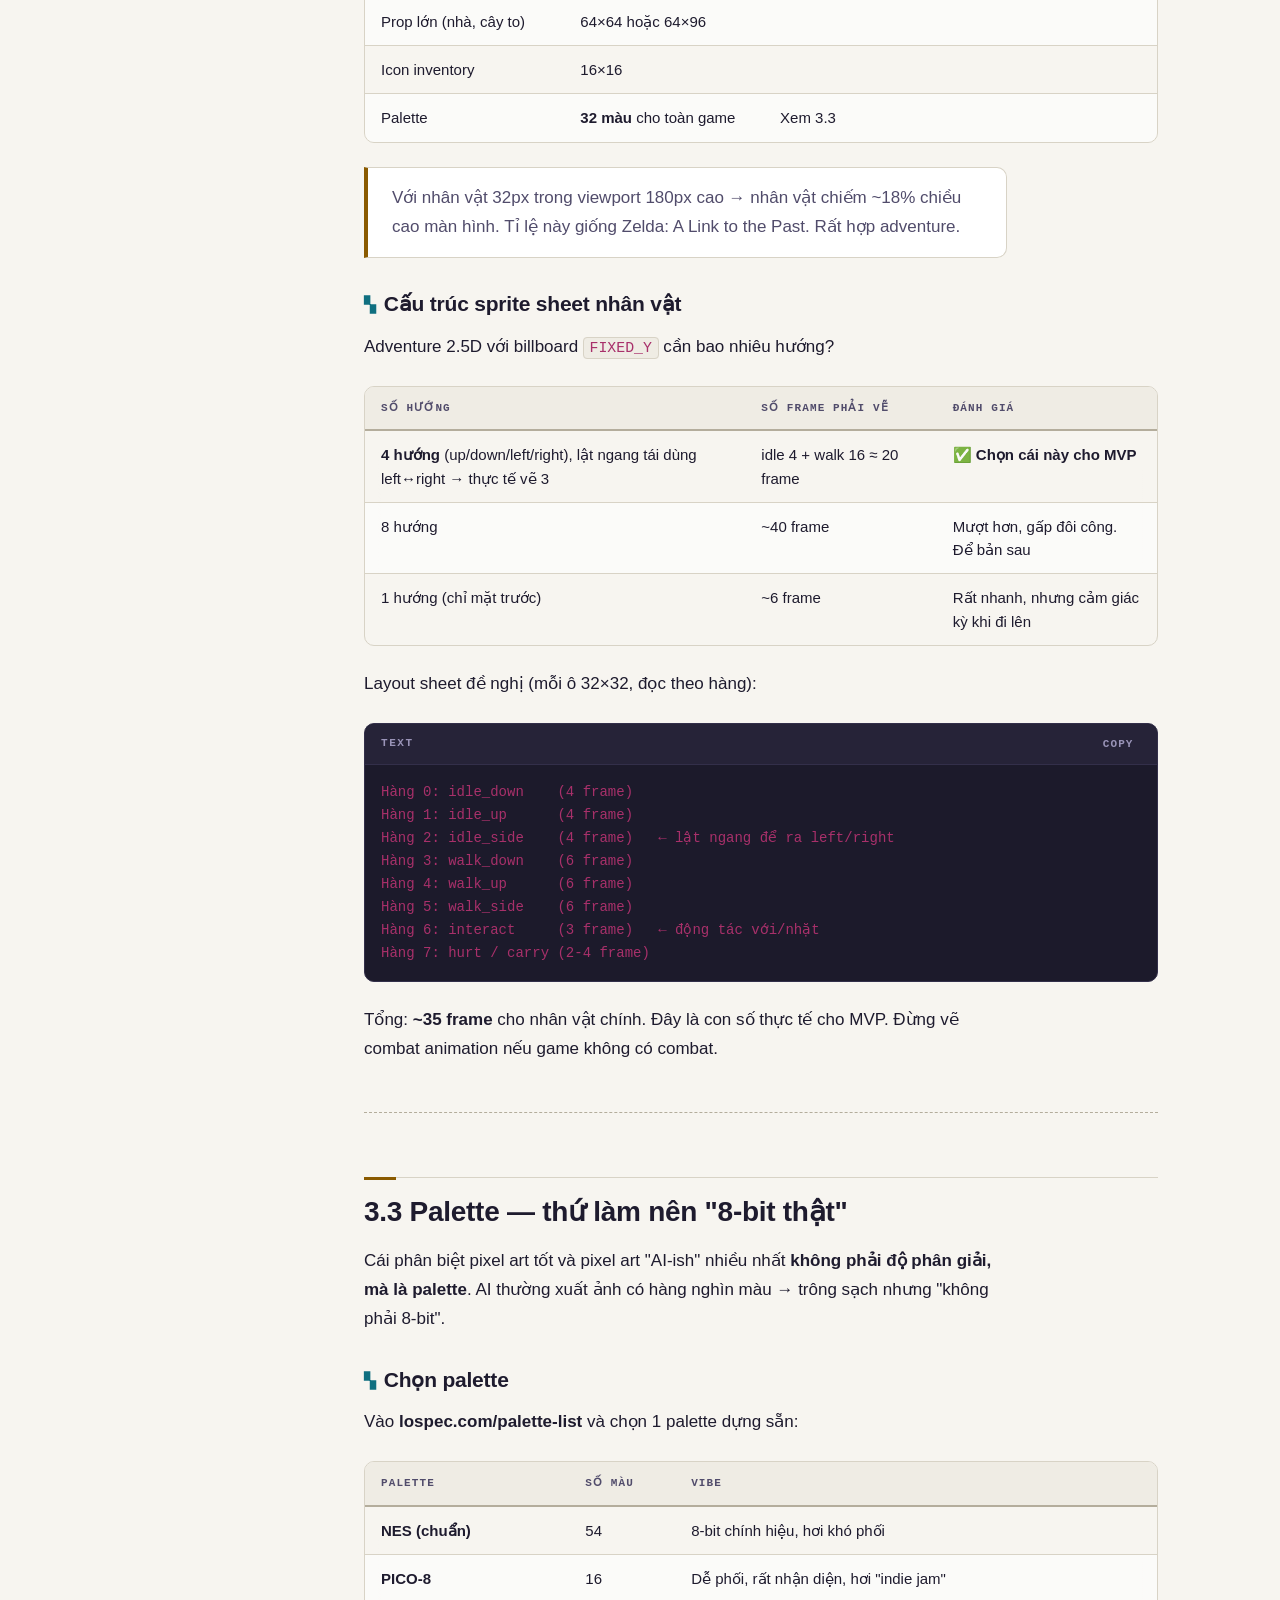
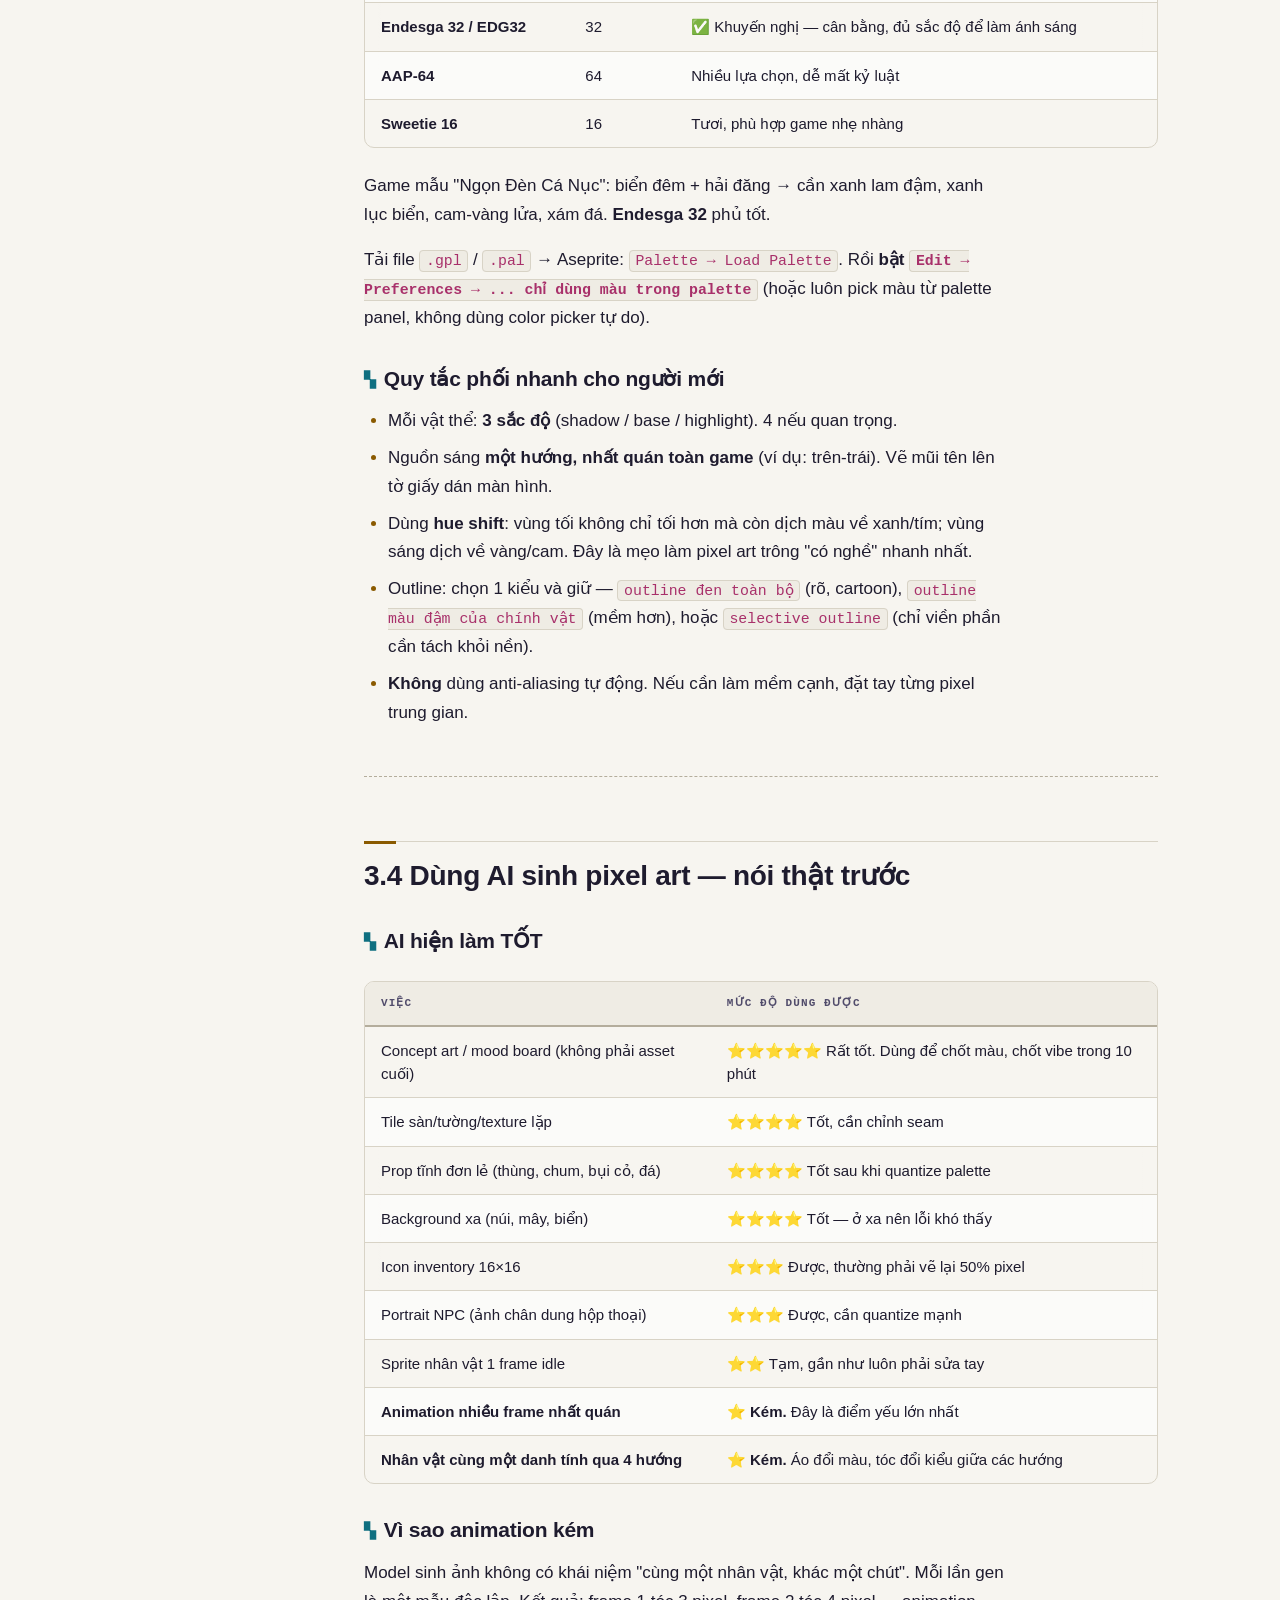
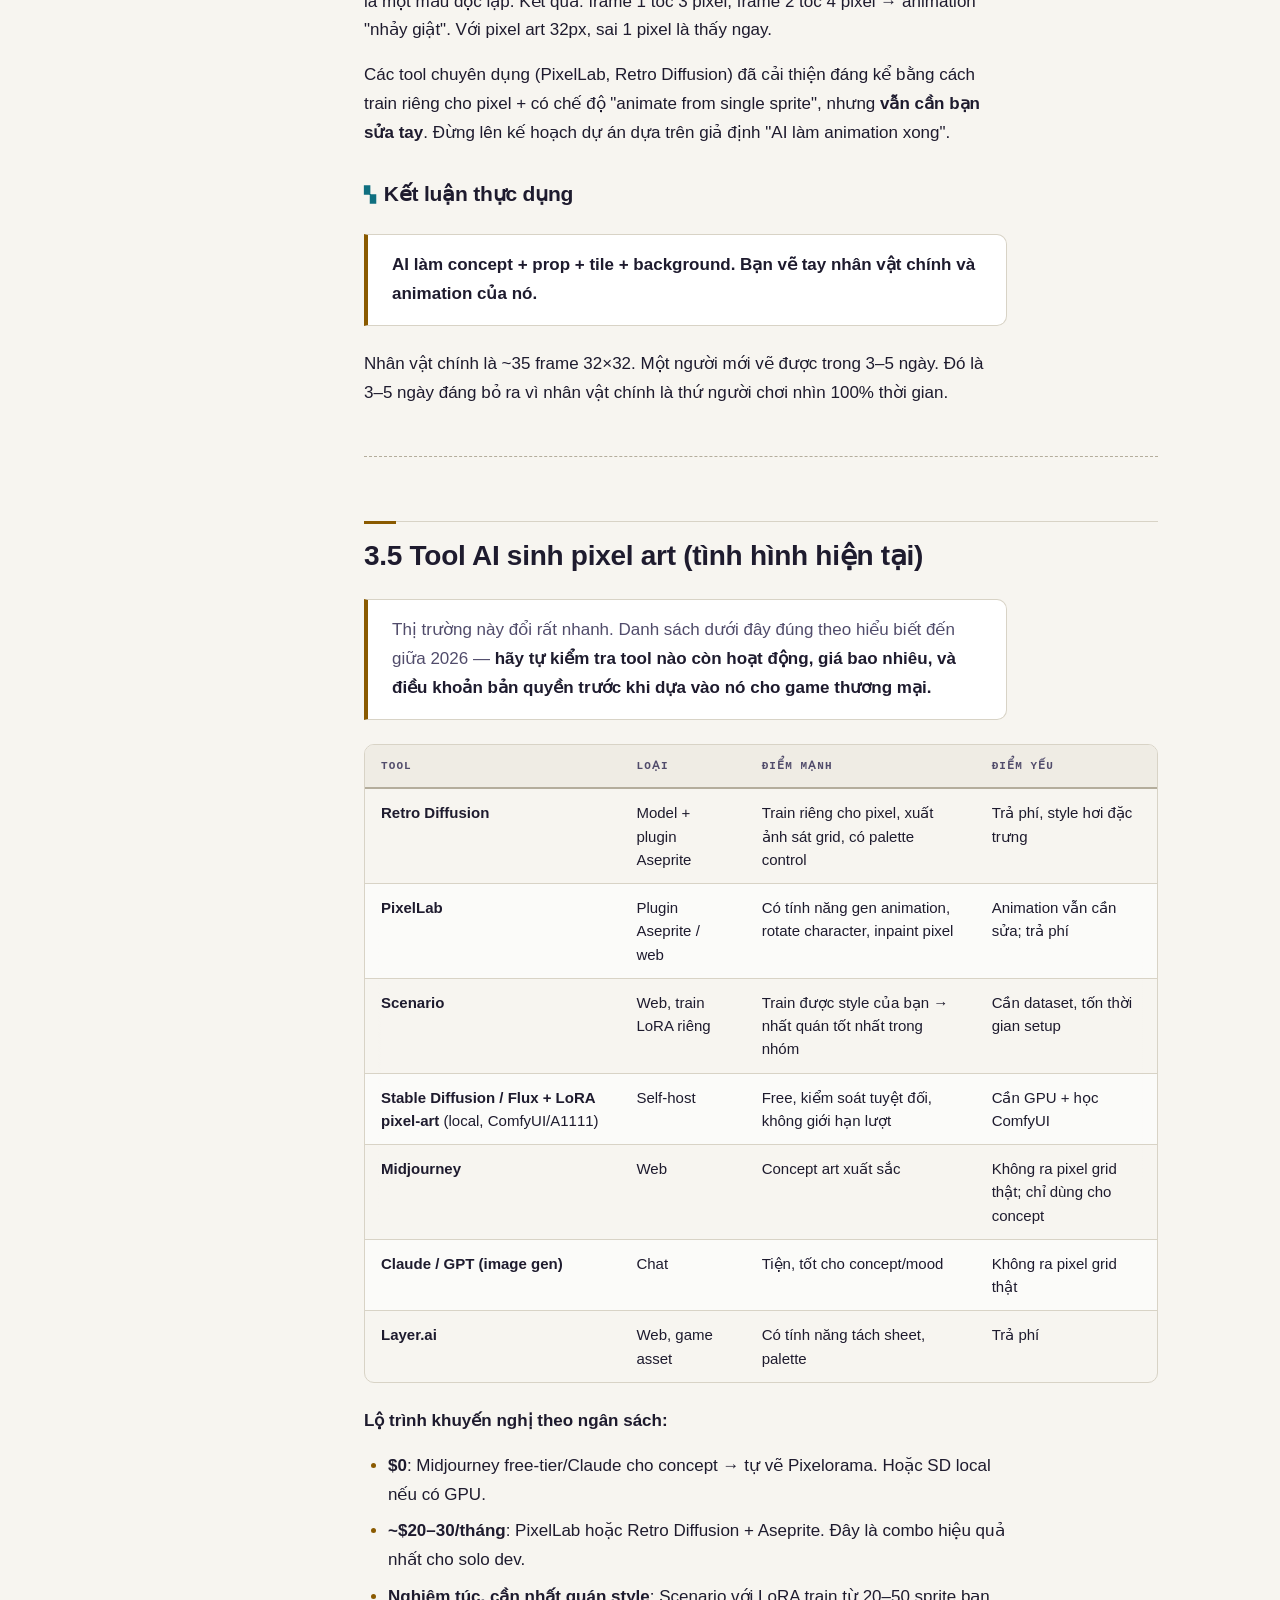
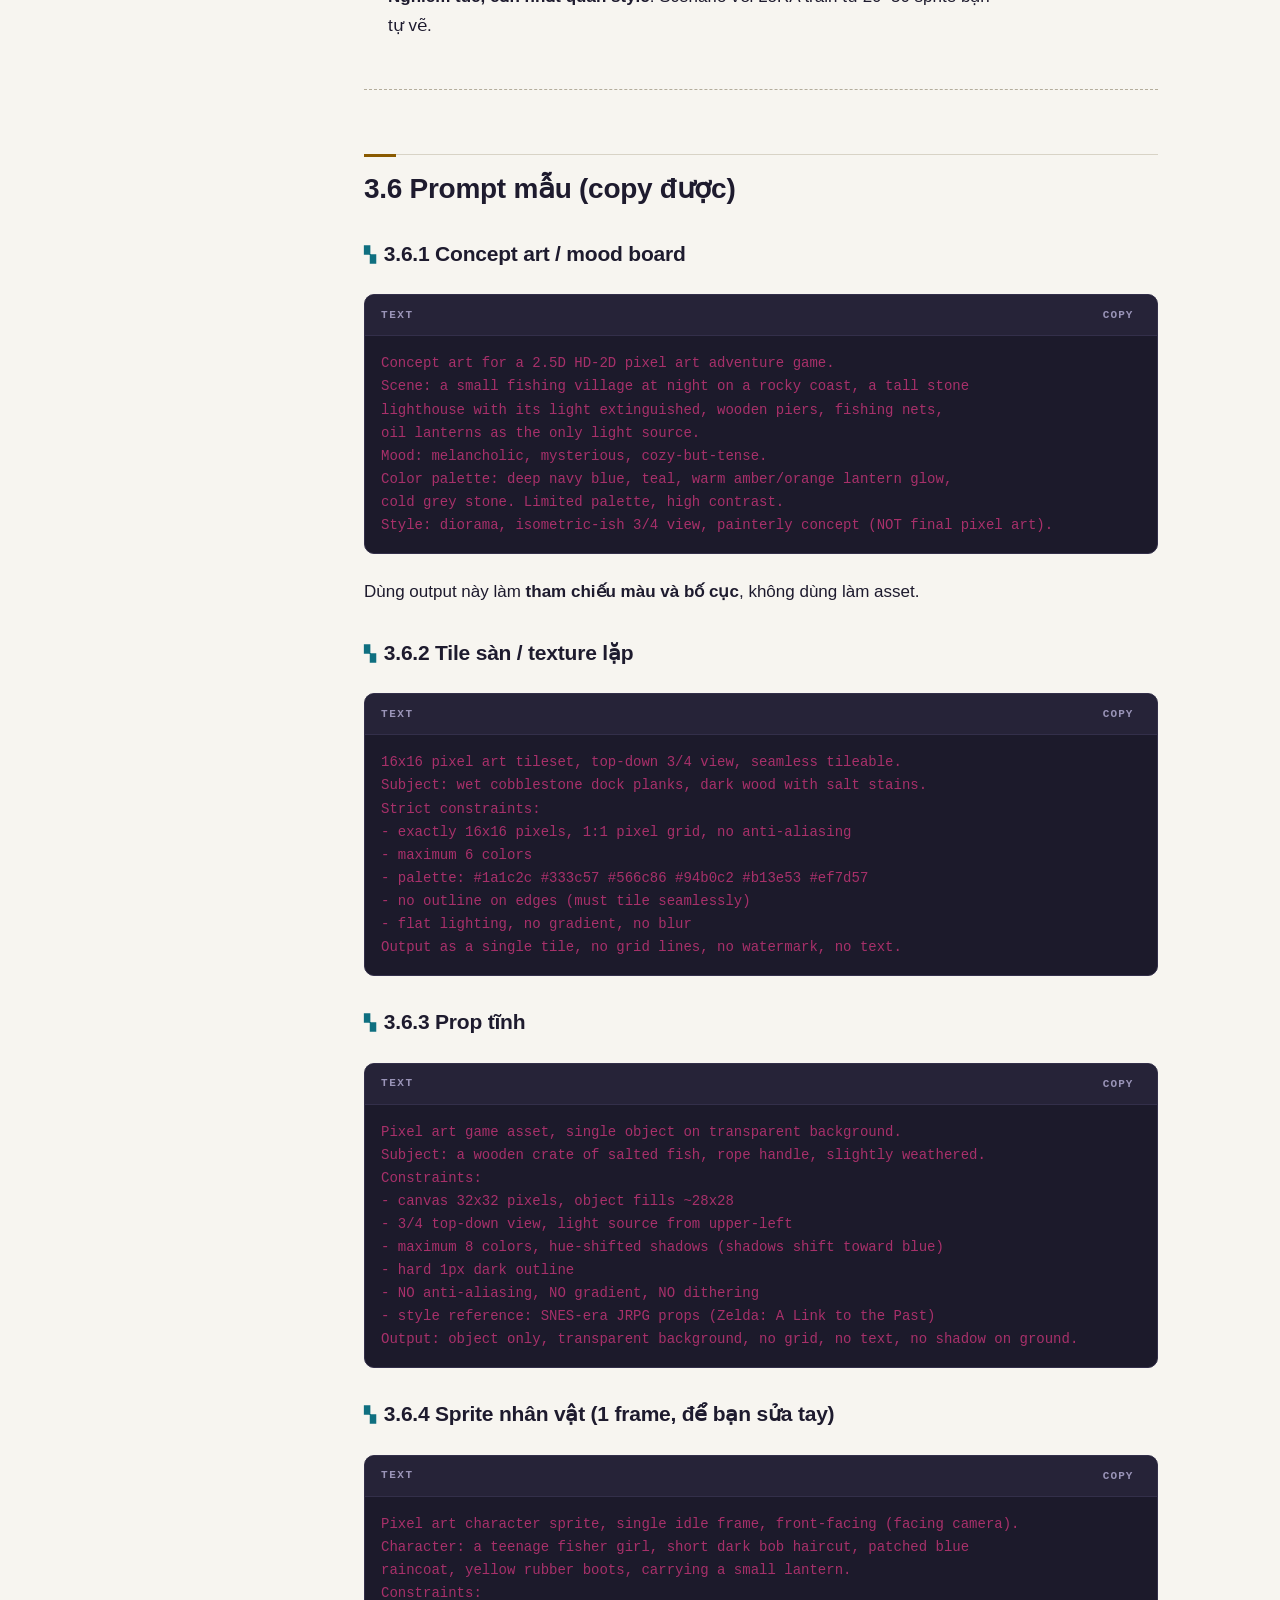
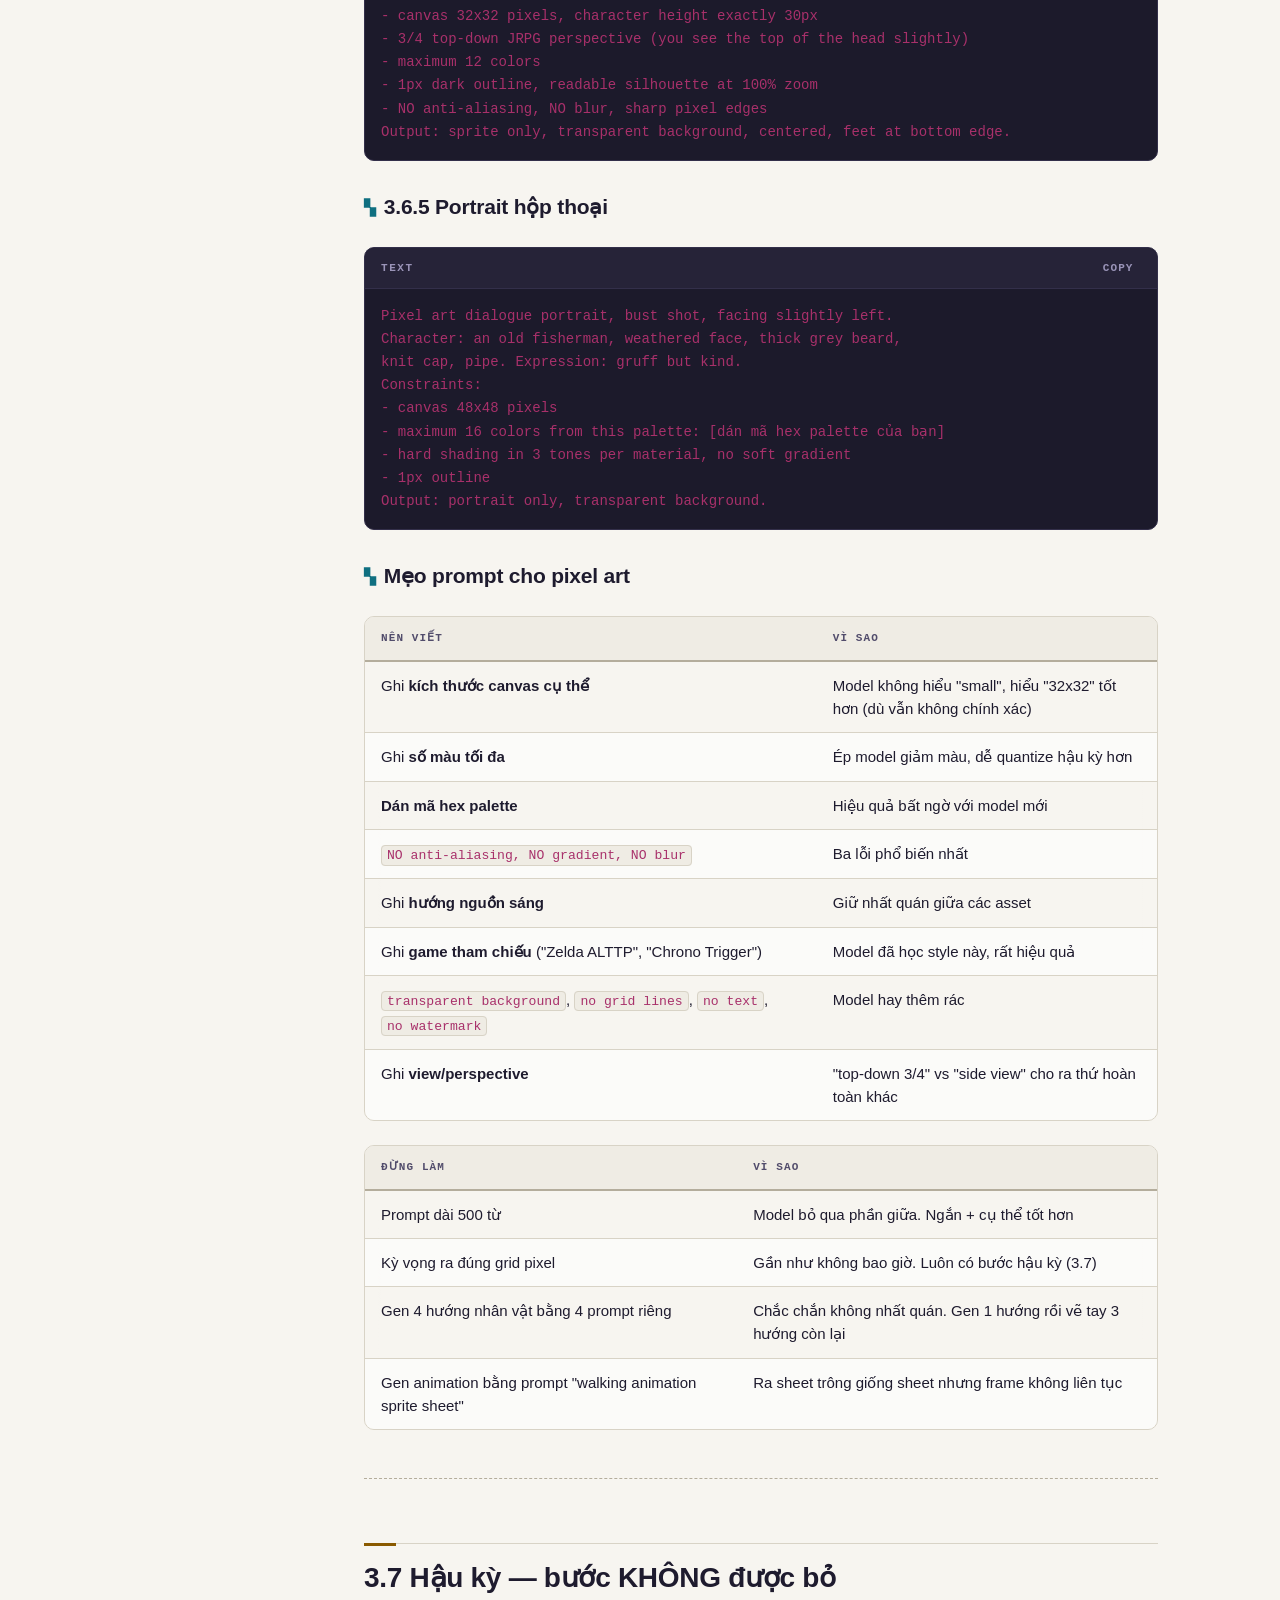
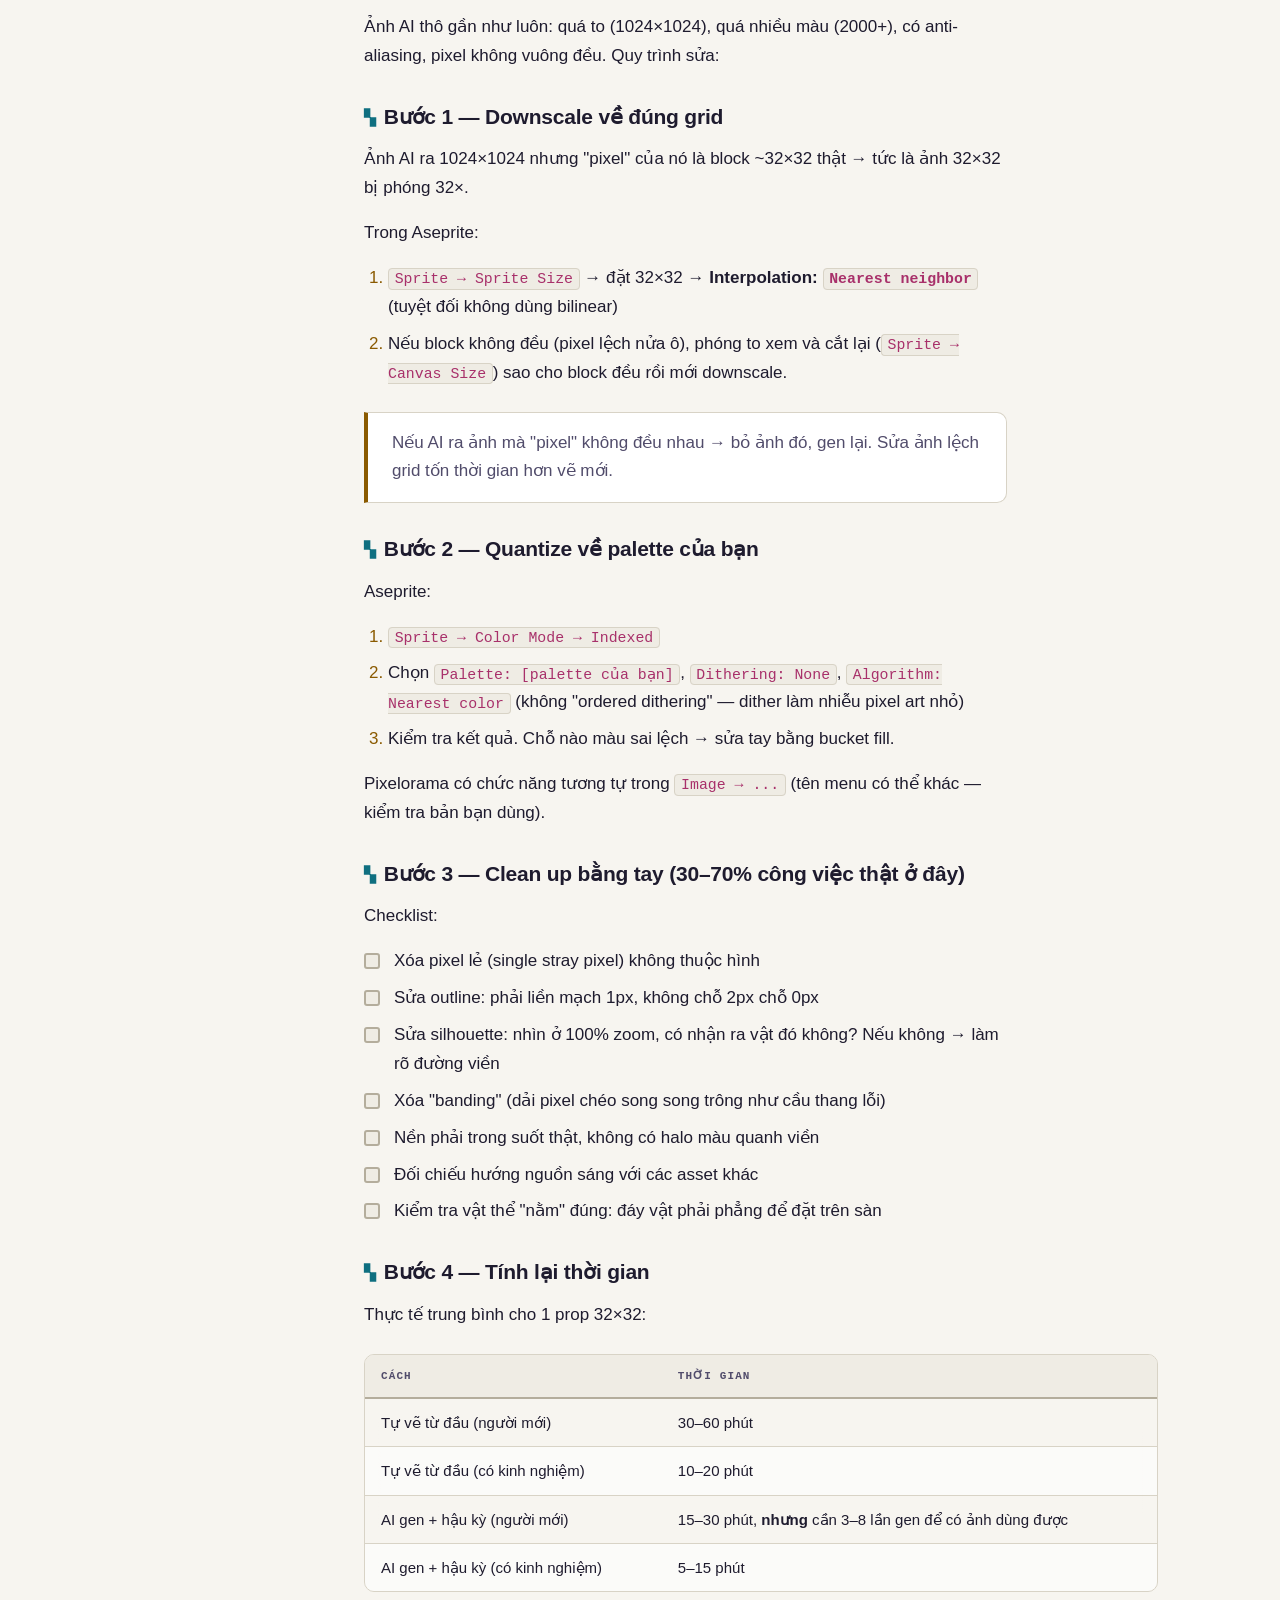
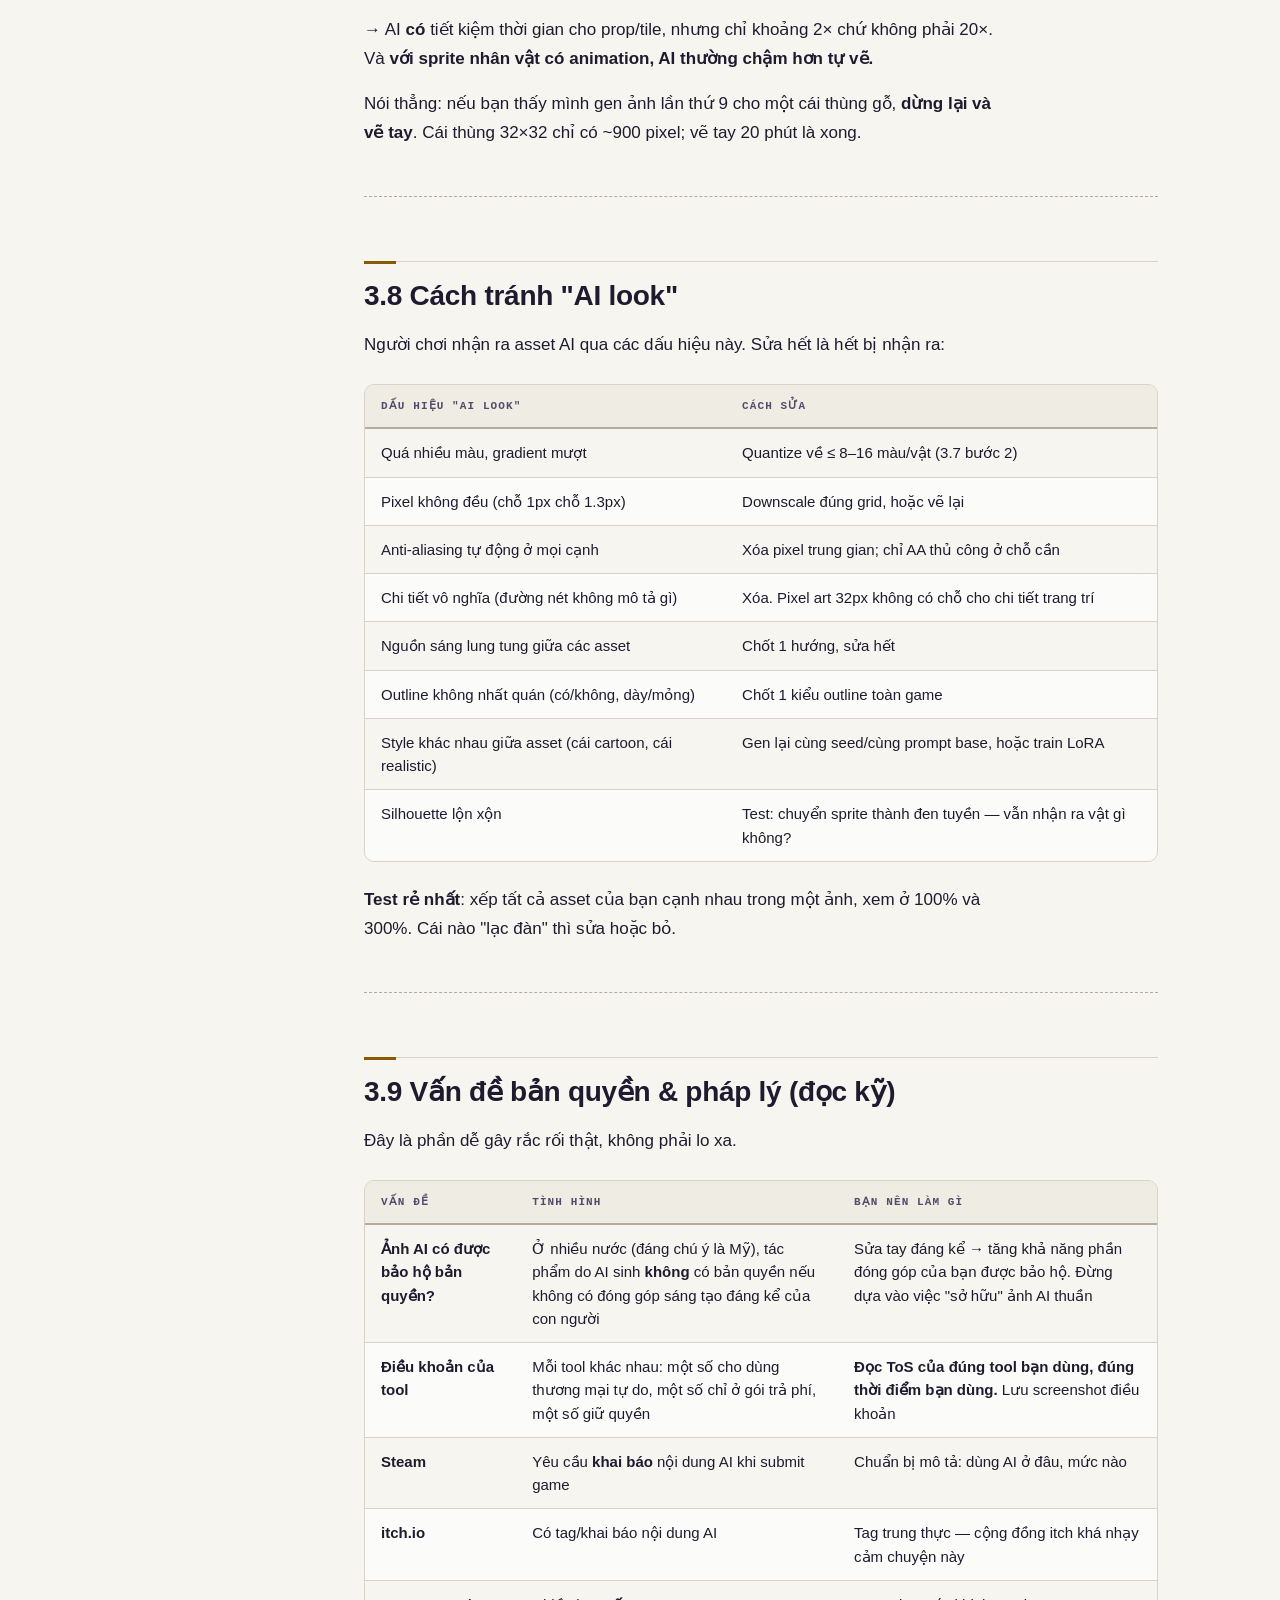
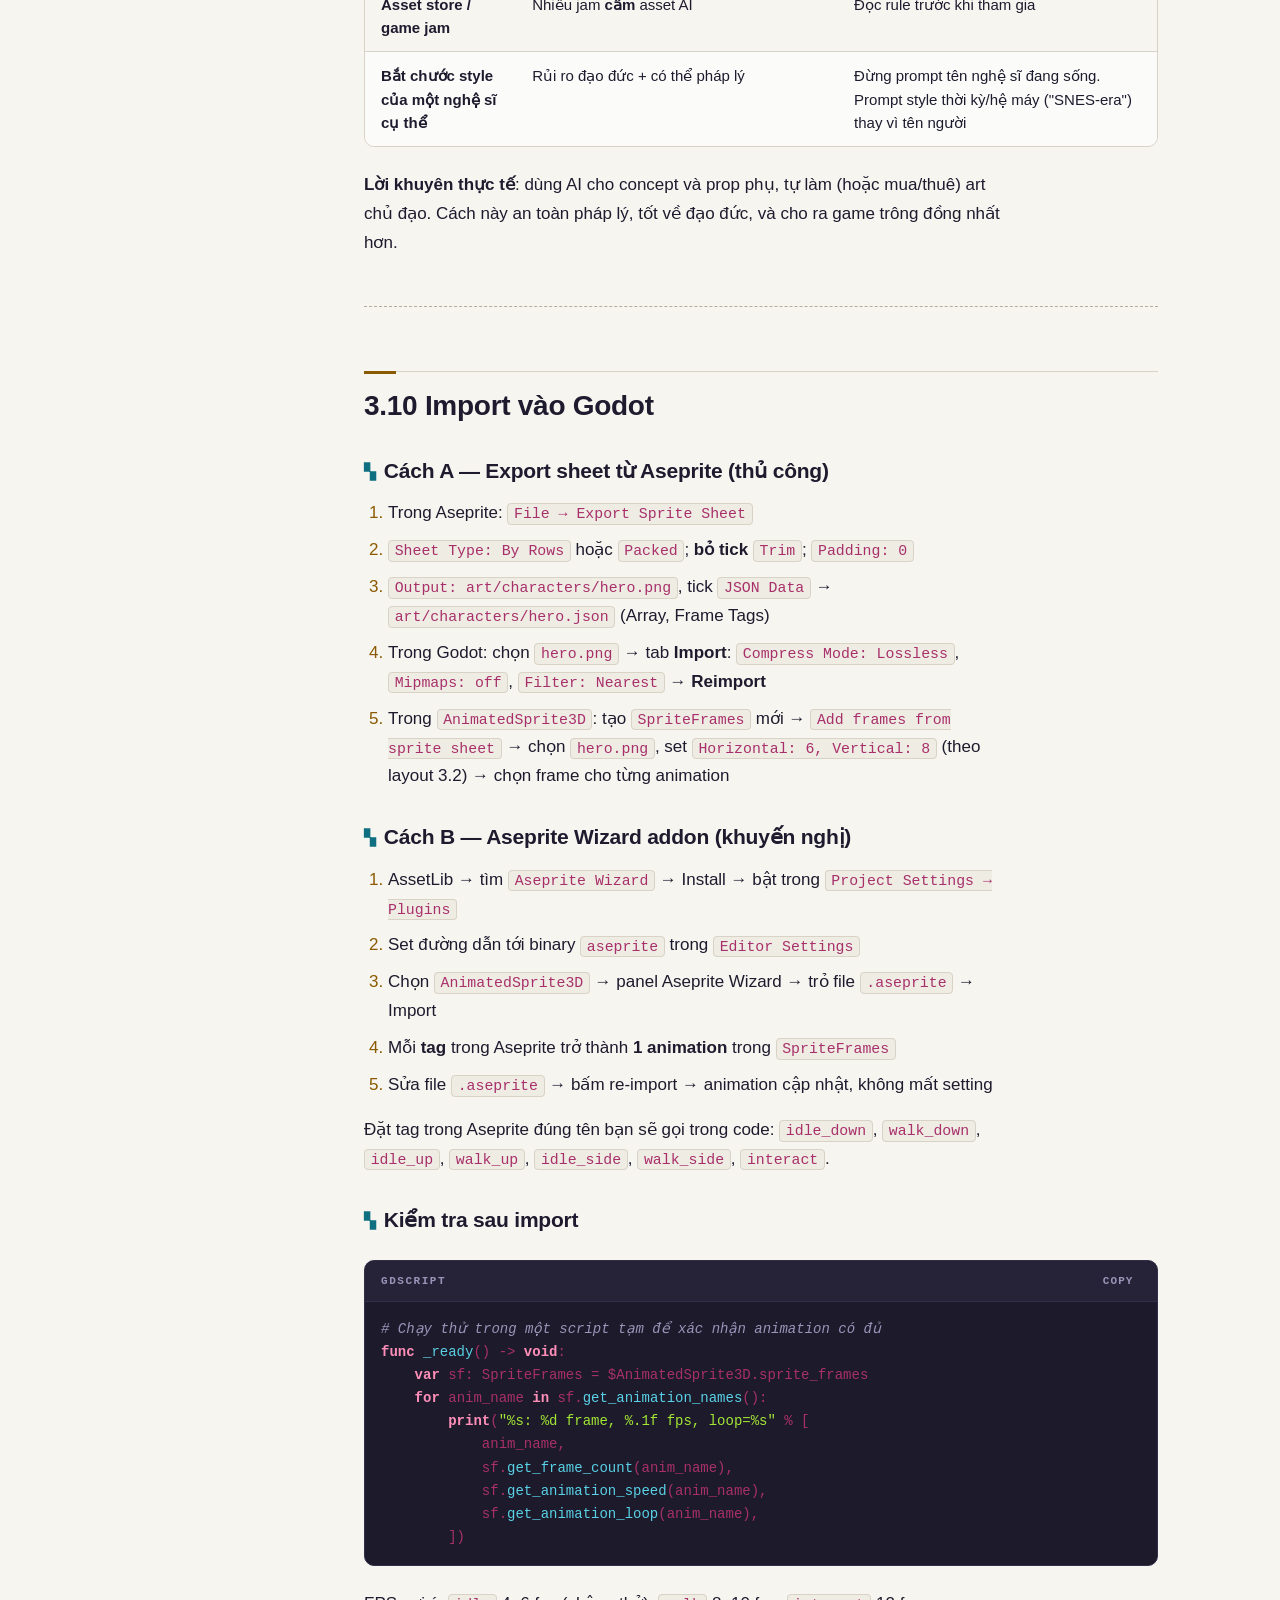
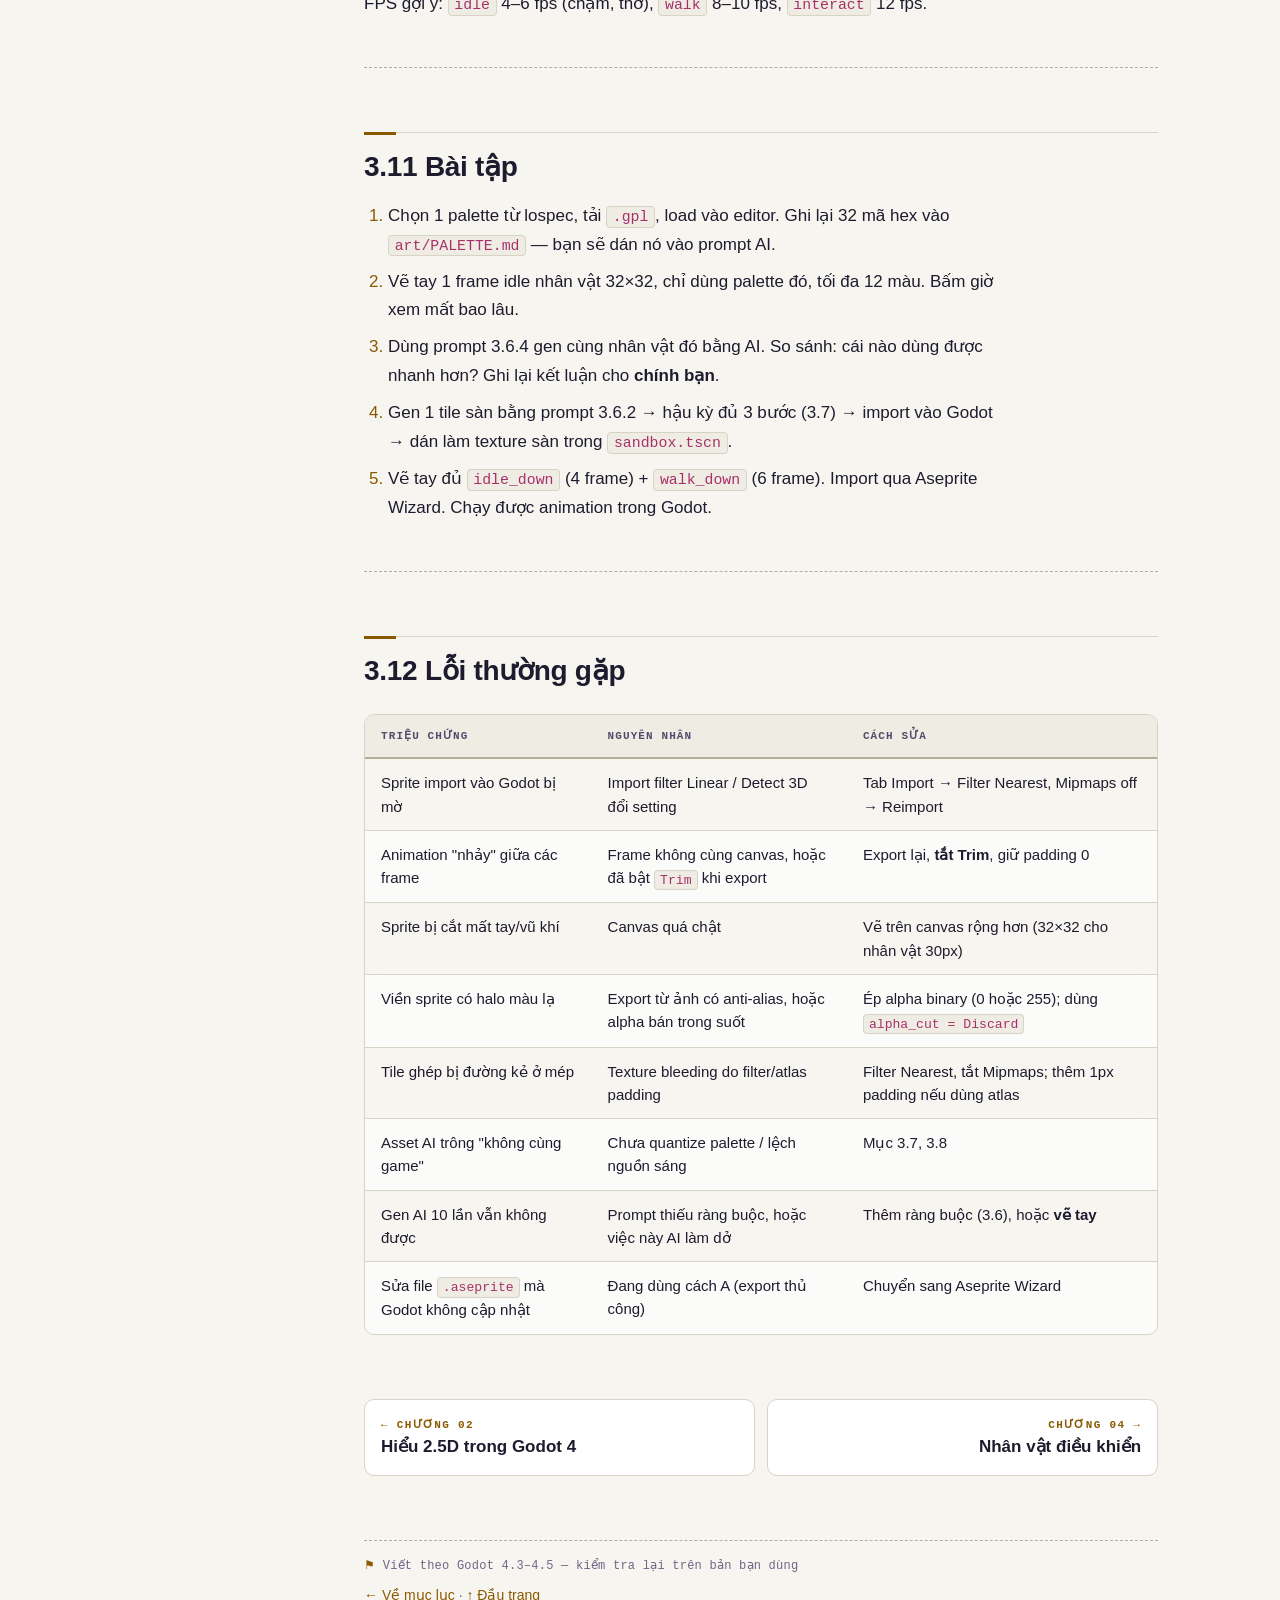
<file: docs/03-pixel-art-ai.html>
<!DOCTYPE html>
<html lang="vi">
<head>
<meta charset="utf-8">
<meta name="viewport" content="width=device-width, initial-scale=1, viewport-fit=cover">
<meta name="color-scheme" content="dark light">
<meta name="theme-color" content="#12101a">
<meta name="description" content="Pixel art pipeline + dùng AI sinh asset (thật thà về giới hạn)">
<title>03 Pixel art pipeline + dùng AI sinh asset · Godot 4 2.5D</title>
<link rel="stylesheet" href="style.css">
<link rel="icon" href="data:image/svg+xml,%3Csvg xmlns='http://www.w3.org/2000/svg' viewBox='0 0 16 16'%3E%3Crect width='16' height='16' fill='%2312101a'/%3E%3Crect x='6' y='2' width='4' height='3' fill='%23ffc857'/%3E%3Crect x='5' y='5' width='6' height='2' fill='%23ffe3a0'/%3E%3Crect x='6' y='7' width='4' height='6' fill='%235ad1e6'/%3E%3Crect x='4' y='13' width='8' height='2' fill='%23474063'/%3E%3C/svg%3E">
<script>/* set the saved theme before first paint so there is no flash */(function(){try{var t=localStorage.getItem("g25d-theme");if(t==="light"||t==="dark")document.documentElement.setAttribute("data-theme",t);}catch(e){}})();</script>
</head>
<body class="page page--chapter">
<div class="progress" aria-hidden="true"><span class="progress__bar" id="progressBar"></span></div>

<header class="topbar">
  <a class="topbar__back" href="index.html"><span aria-hidden="true">←</span> Mục lục</a>
  <span class="topbar__num">03</span>
  <button class="iconbtn themebtn" type="button" data-theme-toggle aria-pressed="false" aria-label="Đổi nền sáng/tối">
    <span class="themebtn__txt">Sáng</span>
  </button>
  <button class="iconbtn topbar__toc" id="tocToggle" type="button" aria-expanded="false" aria-controls="tocPanel">
    <span class="topbar__toc-icon" aria-hidden="true"></span><span>Mục</span>
  </button>
</header>

<div class="shell">
  <nav class="toc" id="tocPanel" aria-label="Mục lục chương">
    <p class="toc__title">Trong chương này</p>
    <ol class="toc__list"><li class="toc__item toc__item--h2"><a href="#31-chọn-công-cụ">3.1 Chọn công cụ</a></li><li class="toc__item toc__item--h2"><a href="#32-chọn-spec-art---chốt-trước-khi-vẽ">3.2 Chọn "spec" art — chốt trước khi vẽ</a></li><li class="toc__item toc__item--h3"><a href="#cấu-trúc-sprite-sheet-nhân-vật">Cấu trúc sprite sheet nhân vật</a></li><li class="toc__item toc__item--h2"><a href="#33-palette---thứ-làm-nên-8-bit-thật">3.3 Palette — thứ làm nên "8-bit thật"</a></li><li class="toc__item toc__item--h3"><a href="#chọn-palette">Chọn palette</a></li><li class="toc__item toc__item--h3"><a href="#quy-tắc-phối-nhanh-cho-người-mới">Quy tắc phối nhanh cho người mới</a></li><li class="toc__item toc__item--h2"><a href="#34-dùng-ai-sinh-pixel-art---nói-thật-trước">3.4 Dùng AI sinh pixel art — nói thật trước</a></li><li class="toc__item toc__item--h3"><a href="#ai-hiện-làm-tốt">AI hiện làm TỐT</a></li><li class="toc__item toc__item--h3"><a href="#vì-sao-animation-kém">Vì sao animation kém</a></li><li class="toc__item toc__item--h3"><a href="#kết-luận-thực-dụng">Kết luận thực dụng</a></li><li class="toc__item toc__item--h2"><a href="#35-tool-ai-sinh-pixel-art-tình-hình-hiện-tại">3.5 Tool AI sinh pixel art (tình hình hiện tại)</a></li><li class="toc__item toc__item--h2"><a href="#36-prompt-mẫu-copy-được">3.6 Prompt mẫu (copy được)</a></li><li class="toc__item toc__item--h3"><a href="#361-concept-art-mood-board">3.6.1 Concept art / mood board</a></li><li class="toc__item toc__item--h3"><a href="#362-tile-sàn-texture-lặp">3.6.2 Tile sàn / texture lặp</a></li><li class="toc__item toc__item--h3"><a href="#363-prop-tĩnh">3.6.3 Prop tĩnh</a></li><li class="toc__item toc__item--h3"><a href="#364-sprite-nhân-vật-1-frame-để-bạn-sửa-tay">3.6.4 Sprite nhân vật (1 frame, để bạn sửa tay)</a></li><li class="toc__item toc__item--h3"><a href="#365-portrait-hộp-thoại">3.6.5 Portrait hộp thoại</a></li><li class="toc__item toc__item--h3"><a href="#mẹo-prompt-cho-pixel-art">Mẹo prompt cho pixel art</a></li><li class="toc__item toc__item--h2"><a href="#37-hậu-kỳ---bước-không-được-bỏ">3.7 Hậu kỳ — bước KHÔNG được bỏ</a></li><li class="toc__item toc__item--h3"><a href="#bước-1---downscale-về-đúng-grid">Bước 1 — Downscale về đúng grid</a></li><li class="toc__item toc__item--h3"><a href="#bước-2---quantize-về-palette-của-bạn">Bước 2 — Quantize về palette của bạn</a></li><li class="toc__item toc__item--h3"><a href="#bước-3---clean-up-bằng-tay-30-70-công-việc-thật-ở-đây">Bước 3 — Clean up bằng tay (30–70% công việc thật ở đây)</a></li><li class="toc__item toc__item--h3"><a href="#bước-4---tính-lại-thời-gian">Bước 4 — Tính lại thời gian</a></li><li class="toc__item toc__item--h2"><a href="#38-cách-tránh-ai-look">3.8 Cách tránh "AI look"</a></li><li class="toc__item toc__item--h2"><a href="#39-vấn-đề-bản-quyền-pháp-lý-đọc-kỹ">3.9 Vấn đề bản quyền &amp; pháp lý (đọc kỹ)</a></li><li class="toc__item toc__item--h2"><a href="#310-import-vào-godot">3.10 Import vào Godot</a></li><li class="toc__item toc__item--h3"><a href="#cách-a---export-sheet-từ-aseprite-thủ-công">Cách A — Export sheet từ Aseprite (thủ công)</a></li><li class="toc__item toc__item--h3"><a href="#cách-b---aseprite-wizard-addon-khuyến-nghị">Cách B — Aseprite Wizard addon (khuyến nghị)</a></li><li class="toc__item toc__item--h3"><a href="#kiểm-tra-sau-import">Kiểm tra sau import</a></li><li class="toc__item toc__item--h2"><a href="#311-bài-tập">3.11 Bài tập</a></li><li class="toc__item toc__item--h2"><a href="#312-lỗi-thường-gặp">3.12 Lỗi thường gặp</a></li></ol>
  </nav>

  <main class="main" id="main">
    <article class="prose">
      <p class="eyebrow">Chương 03 · 393 dòng</p>
      <h1 class="title">Pixel art pipeline + dùng AI sinh asset</h1>
      <p class="lede">Pixel art pipeline + dùng AI sinh asset (thật thà về giới hạn)</p>
      <hr class="rule rule--tight">
      <h2 id="31-chọn-công-cụ" class="h h--2">3.1 Chọn công cụ<a class="anchor" href="#31-chọn-công-cụ" aria-label="Liên kết tới mục này">#</a></h2><div class="table-wrap" tabindex="0" role="region" aria-label="Bảng, có thể cuộn ngang"><table><thead><tr><th>Tool</th><th>Giá</th><th>Đánh giá</th></tr></thead><tbody><tr><td><strong>Aseprite</strong></td><td>~$20 (Steam/itch), free nếu tự build từ source</td><td>Chuẩn công nghiệp. Onion skin, tag animation, export sheet + JSON. Nên mua</td></tr><tr><td><strong>Pixelorama</strong></td><td>Free, open source (làm bằng Godot)</td><td>Rất khá, đủ dùng cho game này. Có animation timeline</td></tr><tr><td><strong>LibreSprite</strong></td><td>Free (fork Aseprite bản cũ)</td><td>Ổn, UI hơi cũ, ít tính năng mới</td></tr><tr><td><strong>Piskel</strong></td><td>Free, web</td><td>Chỉ nên dùng để thử nghiệm nhanh</td></tr><tr><td><strong>GraphicsGale</strong></td><td>Free</td><td>Cổ nhưng animation tools tốt</td></tr><tr><td><strong>Photoshop/GIMP</strong></td><td>—</td><td>Làm được nhưng workflow pixel dở hơn hẳn. Không khuyến nghị</td></tr></tbody></table></div><p>Khuyến nghị: <strong>Aseprite</strong> nếu bỏ được $20, <strong>Pixelorama</strong> nếu không.</p><p>Cài thêm plugin Godot: <strong>Aseprite Wizard</strong> (AssetLib) — import trực tiếp <code>.aseprite</code> thành <code>SpriteFrames</code>, không cần export tay mỗi lần sửa. Tiết kiệm rất nhiều thời gian.</p><hr class="rule"><h2 id="32-chọn-spec-art---chốt-trước-khi-vẽ" class="h h--2">3.2 Chọn "spec" art — chốt trước khi vẽ<a class="anchor" href="#32-chọn-spec-art---chốt-trước-khi-vẽ" aria-label="Liên kết tới mục này">#</a></h2><p>Ba con số này quyết định toàn bộ art của game. Đổi sau = vẽ lại hết.</p><div class="table-wrap" tabindex="0" role="region" aria-label="Bảng, có thể cuộn ngang"><table><thead><tr><th>Spec</th><th>Giá trị chọn</th><th>Lý do</th></tr></thead><tbody><tr><td>Base resolution</td><td>320×180</td><td>Chương 01</td></tr><tr><td>Pixels per unit</td><td>16</td><td>Chương 02</td></tr><tr><td>Nhân vật cao</td><td><strong>32 px</strong> (2 unit)</td><td>Đủ chi tiết để nhận diện mặt, đủ nhỏ để vẽ nhanh</td></tr><tr><td>Canvas sprite nhân vật</td><td><strong>32×32 px</strong> mỗi frame</td><td>Chừa chỗ cho tay/vũ khí vươn ra</td></tr><tr><td>NPC</td><td>32×32</td><td>Cùng chuẩn để đỡ lệch tỉ lệ</td></tr><tr><td>Tile sàn/tường</td><td>16×16</td><td></td></tr><tr><td>Prop nhỏ (thùng, đuốc)</td><td>16×32 hoặc 32×32</td><td></td></tr><tr><td>Prop lớn (nhà, cây to)</td><td>64×64 hoặc 64×96</td><td></td></tr><tr><td>Icon inventory</td><td>16×16</td><td></td></tr><tr><td>Palette</td><td><strong>32 màu</strong> cho toàn game</td><td>Xem 3.3</td></tr></tbody></table></div><blockquote class="note"><p>Với nhân vật 32px trong viewport 180px cao → nhân vật chiếm ~18% chiều cao màn hình. Tỉ lệ này giống Zelda: A Link to the Past. Rất hợp adventure.</p></blockquote><h3 id="cấu-trúc-sprite-sheet-nhân-vật" class="h h--3">Cấu trúc sprite sheet nhân vật<a class="anchor" href="#cấu-trúc-sprite-sheet-nhân-vật" aria-label="Liên kết tới mục này">#</a></h3><p>Adventure 2.5D với billboard <code>FIXED_Y</code> cần bao nhiêu hướng?</p><div class="table-wrap" tabindex="0" role="region" aria-label="Bảng, có thể cuộn ngang"><table><thead><tr><th>Số hướng</th><th>Số frame phải vẽ</th><th>Đánh giá</th></tr></thead><tbody><tr><td><strong>4 hướng</strong> (up/down/left/right), lật ngang tái dùng left↔right → thực tế vẽ 3</td><td>idle 4 + walk 16 ≈ 20 frame</td><td>✅ <strong>Chọn cái này cho MVP</strong></td></tr><tr><td>8 hướng</td><td>~40 frame</td><td>Mượt hơn, gấp đôi công. Để bản sau</td></tr><tr><td>1 hướng (chỉ mặt trước)</td><td>~6 frame</td><td>Rất nhanh, nhưng cảm giác kỳ khi đi lên</td></tr></tbody></table></div><p>Layout sheet đề nghị (mỗi ô 32×32, đọc theo hàng):</p><figure class="code" data-lang="text"><figcaption><span class="code__lang">Text</span><button class="code__copy" type="button" aria-label="Sao chép đoạn code"><span class="code__copy-txt">Copy</span></button></figcaption><pre><code class="lang-text">Hàng 0: idle_down    (4 frame)
Hàng 1: idle_up      (4 frame)
Hàng 2: idle_side    (4 frame)   ← lật ngang để ra left/right
Hàng 3: walk_down    (6 frame)
Hàng 4: walk_up      (6 frame)
Hàng 5: walk_side    (6 frame)
Hàng 6: interact     (3 frame)   ← động tác với/nhặt
Hàng 7: hurt / carry (2-4 frame)</code></pre></figure><p>Tổng: <strong>~35 frame</strong> cho nhân vật chính. Đây là con số thực tế cho MVP. Đừng vẽ combat animation nếu game không có combat.</p><hr class="rule"><h2 id="33-palette---thứ-làm-nên-8-bit-thật" class="h h--2">3.3 Palette — thứ làm nên "8-bit thật"<a class="anchor" href="#33-palette---thứ-làm-nên-8-bit-thật" aria-label="Liên kết tới mục này">#</a></h2><p>Cái phân biệt pixel art tốt và pixel art "AI-ish" nhiều nhất <strong>không phải độ phân giải, mà là palette</strong>. AI thường xuất ảnh có hàng nghìn màu → trông sạch nhưng "không phải 8-bit".</p><h3 id="chọn-palette" class="h h--3">Chọn palette<a class="anchor" href="#chọn-palette" aria-label="Liên kết tới mục này">#</a></h3><p>Vào <strong>lospec.com/palette-list</strong> và chọn 1 palette dựng sẵn:</p><div class="table-wrap" tabindex="0" role="region" aria-label="Bảng, có thể cuộn ngang"><table><thead><tr><th>Palette</th><th>Số màu</th><th>Vibe</th></tr></thead><tbody><tr><td><strong>NES (chuẩn)</strong></td><td>54</td><td>8-bit chính hiệu, hơi khó phối</td></tr><tr><td><strong>PICO-8</strong></td><td>16</td><td>Dễ phối, rất nhận diện, hơi "indie jam"</td></tr><tr><td><strong>Endesga 32 / EDG32</strong></td><td>32</td><td>✅ Khuyến nghị — cân bằng, đủ sắc độ để làm ánh sáng</td></tr><tr><td><strong>AAP-64</strong></td><td>64</td><td>Nhiều lựa chọn, dễ mất kỷ luật</td></tr><tr><td><strong>Sweetie 16</strong></td><td>16</td><td>Tươi, phù hợp game nhẹ nhàng</td></tr></tbody></table></div><p>Game mẫu "Ngọn Đèn Cá Nục": biển đêm + hải đăng → cần xanh lam đậm, xanh lục biển, cam-vàng lửa, xám đá. <strong>Endesga 32</strong> phủ tốt.</p><p>Tải file <code>.gpl</code> / <code>.pal</code> → Aseprite: <code>Palette → Load Palette</code>. Rồi <strong>bật <code>Edit → Preferences → ... chỉ dùng màu trong palette</code></strong> (hoặc luôn pick màu từ palette panel, không dùng color picker tự do).</p><h3 id="quy-tắc-phối-nhanh-cho-người-mới" class="h h--3">Quy tắc phối nhanh cho người mới<a class="anchor" href="#quy-tắc-phối-nhanh-cho-người-mới" aria-label="Liên kết tới mục này">#</a></h3><ul class="list"><li>Mỗi vật thể: <strong>3 sắc độ</strong> (shadow / base / highlight). 4 nếu quan trọng.</li><li>Nguồn sáng <strong>một hướng, nhất quán toàn game</strong> (ví dụ: trên-trái). Vẽ mũi tên lên tờ giấy dán màn hình.</li><li>Dùng <strong>hue shift</strong>: vùng tối không chỉ tối hơn mà còn dịch màu về xanh/tím; vùng sáng dịch về vàng/cam. Đây là mẹo làm pixel art trông "có nghề" nhanh nhất.</li><li>Outline: chọn 1 kiểu và giữ — <code>outline đen toàn bộ</code> (rõ, cartoon), <code>outline màu đậm của chính vật</code> (mềm hơn), hoặc <code>selective outline</code> (chỉ viền phần cần tách khỏi nền).</li><li><strong>Không</strong> dùng anti-aliasing tự động. Nếu cần làm mềm cạnh, đặt tay từng pixel trung gian.</li></ul><hr class="rule"><h2 id="34-dùng-ai-sinh-pixel-art---nói-thật-trước" class="h h--2">3.4 Dùng AI sinh pixel art — nói thật trước<a class="anchor" href="#34-dùng-ai-sinh-pixel-art---nói-thật-trước" aria-label="Liên kết tới mục này">#</a></h2><h3 id="ai-hiện-làm-tốt" class="h h--3">AI hiện làm TỐT<a class="anchor" href="#ai-hiện-làm-tốt" aria-label="Liên kết tới mục này">#</a></h3><div class="table-wrap" tabindex="0" role="region" aria-label="Bảng, có thể cuộn ngang"><table><thead><tr><th>Việc</th><th>Mức độ dùng được</th></tr></thead><tbody><tr><td>Concept art / mood board (không phải asset cuối)</td><td>⭐⭐⭐⭐⭐ Rất tốt. Dùng để chốt màu, chốt vibe trong 10 phút</td></tr><tr><td>Tile sàn/tường/texture lặp</td><td>⭐⭐⭐⭐ Tốt, cần chỉnh seam</td></tr><tr><td>Prop tĩnh đơn lẻ (thùng, chum, bụi cỏ, đá)</td><td>⭐⭐⭐⭐ Tốt sau khi quantize palette</td></tr><tr><td>Background xa (núi, mây, biển)</td><td>⭐⭐⭐⭐ Tốt — ở xa nên lỗi khó thấy</td></tr><tr><td>Icon inventory 16×16</td><td>⭐⭐⭐ Được, thường phải vẽ lại 50% pixel</td></tr><tr><td>Portrait NPC (ảnh chân dung hộp thoại)</td><td>⭐⭐⭐ Được, cần quantize mạnh</td></tr><tr><td>Sprite nhân vật 1 frame idle</td><td>⭐⭐ Tạm, gần như luôn phải sửa tay</td></tr><tr><td><strong>Animation nhiều frame nhất quán</strong></td><td>⭐ <strong>Kém.</strong> Đây là điểm yếu lớn nhất</td></tr><tr><td><strong>Nhân vật cùng một danh tính qua 4 hướng</strong></td><td>⭐ <strong>Kém.</strong> Áo đổi màu, tóc đổi kiểu giữa các hướng</td></tr></tbody></table></div><h3 id="vì-sao-animation-kém" class="h h--3">Vì sao animation kém<a class="anchor" href="#vì-sao-animation-kém" aria-label="Liên kết tới mục này">#</a></h3><p>Model sinh ảnh không có khái niệm "cùng một nhân vật, khác một chút". Mỗi lần gen là một mẫu độc lập. Kết quả: frame 1 tóc 3 pixel, frame 2 tóc 4 pixel → animation "nhảy giật". Với pixel art 32px, sai 1 pixel là thấy ngay.</p><p>Các tool chuyên dụng (PixelLab, Retro Diffusion) đã cải thiện đáng kể bằng cách train riêng cho pixel + có chế độ "animate from single sprite", nhưng <strong>vẫn cần bạn sửa tay</strong>. Đừng lên kế hoạch dự án dựa trên giả định "AI làm animation xong".</p><h3 id="kết-luận-thực-dụng" class="h h--3">Kết luận thực dụng<a class="anchor" href="#kết-luận-thực-dụng" aria-label="Liên kết tới mục này">#</a></h3><blockquote class="note"><p><strong>AI làm concept + prop + tile + background. Bạn vẽ tay nhân vật chính và animation của nó.</strong></p></blockquote><p>Nhân vật chính là ~35 frame 32×32. Một người mới vẽ được trong 3–5 ngày. Đó là 3–5 ngày đáng bỏ ra vì nhân vật chính là thứ người chơi nhìn 100% thời gian.</p><hr class="rule"><h2 id="35-tool-ai-sinh-pixel-art-tình-hình-hiện-tại" class="h h--2">3.5 Tool AI sinh pixel art (tình hình hiện tại)<a class="anchor" href="#35-tool-ai-sinh-pixel-art-tình-hình-hiện-tại" aria-label="Liên kết tới mục này">#</a></h2><blockquote class="note"><p>Thị trường này đổi rất nhanh. Danh sách dưới đây đúng theo hiểu biết đến giữa 2026 — <strong>hãy tự kiểm tra tool nào còn hoạt động, giá bao nhiêu, và điều khoản bản quyền trước khi dựa vào nó cho game thương mại.</strong></p></blockquote><div class="table-wrap" tabindex="0" role="region" aria-label="Bảng, có thể cuộn ngang"><table><thead><tr><th>Tool</th><th>Loại</th><th>Điểm mạnh</th><th>Điểm yếu</th></tr></thead><tbody><tr><td><strong>Retro Diffusion</strong></td><td>Model + plugin Aseprite</td><td>Train riêng cho pixel, xuất ảnh sát grid, có palette control</td><td>Trả phí, style hơi đặc trưng</td></tr><tr><td><strong>PixelLab</strong></td><td>Plugin Aseprite / web</td><td>Có tính năng gen animation, rotate character, inpaint pixel</td><td>Animation vẫn cần sửa; trả phí</td></tr><tr><td><strong>Scenario</strong></td><td>Web, train LoRA riêng</td><td>Train được style của bạn → nhất quán tốt nhất trong nhóm</td><td>Cần dataset, tốn thời gian setup</td></tr><tr><td><strong>Stable Diffusion / Flux + LoRA pixel-art</strong> (local, ComfyUI/A1111)</td><td>Self-host</td><td>Free, kiểm soát tuyệt đối, không giới hạn lượt</td><td>Cần GPU + học ComfyUI</td></tr><tr><td><strong>Midjourney</strong></td><td>Web</td><td>Concept art xuất sắc</td><td>Không ra pixel grid thật; chỉ dùng cho concept</td></tr><tr><td><strong>Claude / GPT (image gen)</strong></td><td>Chat</td><td>Tiện, tốt cho concept/mood</td><td>Không ra pixel grid thật</td></tr><tr><td><strong>Layer.ai</strong></td><td>Web, game asset</td><td>Có tính năng tách sheet, palette</td><td>Trả phí</td></tr></tbody></table></div><p><strong>Lộ trình khuyến nghị theo ngân sách:</strong></p><ul class="list"><li><strong>$0</strong>: Midjourney free-tier/Claude cho concept → tự vẽ Pixelorama. Hoặc SD local nếu có GPU.</li><li><strong>~$20–30/tháng</strong>: PixelLab hoặc Retro Diffusion + Aseprite. Đây là combo hiệu quả nhất cho solo dev.</li><li><strong>Nghiêm túc, cần nhất quán style</strong>: Scenario với LoRA train từ 20–50 sprite bạn tự vẽ.</li></ul><hr class="rule"><h2 id="36-prompt-mẫu-copy-được" class="h h--2">3.6 Prompt mẫu (copy được)<a class="anchor" href="#36-prompt-mẫu-copy-được" aria-label="Liên kết tới mục này">#</a></h2><h3 id="361-concept-art-mood-board" class="h h--3">3.6.1 Concept art / mood board<a class="anchor" href="#361-concept-art-mood-board" aria-label="Liên kết tới mục này">#</a></h3><figure class="code" data-lang="text"><figcaption><span class="code__lang">Text</span><button class="code__copy" type="button" aria-label="Sao chép đoạn code"><span class="code__copy-txt">Copy</span></button></figcaption><pre><code class="lang-text">Concept art for a 2.5D HD-2D pixel art adventure game.
Scene: a small fishing village at night on a rocky coast, a tall stone
lighthouse with its light extinguished, wooden piers, fishing nets,
oil lanterns as the only light source.
Mood: melancholic, mysterious, cozy-but-tense.
Color palette: deep navy blue, teal, warm amber/orange lantern glow,
cold grey stone. Limited palette, high contrast.
Style: diorama, isometric-ish 3/4 view, painterly concept (NOT final pixel art).</code></pre></figure><p>Dùng output này làm <strong>tham chiếu màu và bố cục</strong>, không dùng làm asset.</p><h3 id="362-tile-sàn-texture-lặp" class="h h--3">3.6.2 Tile sàn / texture lặp<a class="anchor" href="#362-tile-sàn-texture-lặp" aria-label="Liên kết tới mục này">#</a></h3><figure class="code" data-lang="text"><figcaption><span class="code__lang">Text</span><button class="code__copy" type="button" aria-label="Sao chép đoạn code"><span class="code__copy-txt">Copy</span></button></figcaption><pre><code class="lang-text">16x16 pixel art tileset, top-down 3/4 view, seamless tileable.
Subject: wet cobblestone dock planks, dark wood with salt stains.
Strict constraints:
- exactly 16x16 pixels, 1:1 pixel grid, no anti-aliasing
- maximum 6 colors
- palette: #1a1c2c #333c57 #566c86 #94b0c2 #b13e53 #ef7d57
- no outline on edges (must tile seamlessly)
- flat lighting, no gradient, no blur
Output as a single tile, no grid lines, no watermark, no text.</code></pre></figure><h3 id="363-prop-tĩnh" class="h h--3">3.6.3 Prop tĩnh<a class="anchor" href="#363-prop-tĩnh" aria-label="Liên kết tới mục này">#</a></h3><figure class="code" data-lang="text"><figcaption><span class="code__lang">Text</span><button class="code__copy" type="button" aria-label="Sao chép đoạn code"><span class="code__copy-txt">Copy</span></button></figcaption><pre><code class="lang-text">Pixel art game asset, single object on transparent background.
Subject: a wooden crate of salted fish, rope handle, slightly weathered.
Constraints:
- canvas 32x32 pixels, object fills ~28x28
- 3/4 top-down view, light source from upper-left
- maximum 8 colors, hue-shifted shadows (shadows shift toward blue)
- hard 1px dark outline
- NO anti-aliasing, NO gradient, NO dithering
- style reference: SNES-era JRPG props (Zelda: A Link to the Past)
Output: object only, transparent background, no grid, no text, no shadow on ground.</code></pre></figure><h3 id="364-sprite-nhân-vật-1-frame-để-bạn-sửa-tay" class="h h--3">3.6.4 Sprite nhân vật (1 frame, để bạn sửa tay)<a class="anchor" href="#364-sprite-nhân-vật-1-frame-để-bạn-sửa-tay" aria-label="Liên kết tới mục này">#</a></h3><figure class="code" data-lang="text"><figcaption><span class="code__lang">Text</span><button class="code__copy" type="button" aria-label="Sao chép đoạn code"><span class="code__copy-txt">Copy</span></button></figcaption><pre><code class="lang-text">Pixel art character sprite, single idle frame, front-facing (facing camera).
Character: a teenage fisher girl, short dark bob haircut, patched blue
raincoat, yellow rubber boots, carrying a small lantern.
Constraints:
- canvas 32x32 pixels, character height exactly 30px
- 3/4 top-down JRPG perspective (you see the top of the head slightly)
- maximum 12 colors
- 1px dark outline, readable silhouette at 100% zoom
- NO anti-aliasing, NO blur, sharp pixel edges
Output: sprite only, transparent background, centered, feet at bottom edge.</code></pre></figure><h3 id="365-portrait-hộp-thoại" class="h h--3">3.6.5 Portrait hộp thoại<a class="anchor" href="#365-portrait-hộp-thoại" aria-label="Liên kết tới mục này">#</a></h3><figure class="code" data-lang="text"><figcaption><span class="code__lang">Text</span><button class="code__copy" type="button" aria-label="Sao chép đoạn code"><span class="code__copy-txt">Copy</span></button></figcaption><pre><code class="lang-text">Pixel art dialogue portrait, bust shot, facing slightly left.
Character: an old fisherman, weathered face, thick grey beard,
knit cap, pipe. Expression: gruff but kind.
Constraints:
- canvas 48x48 pixels
- maximum 16 colors from this palette: [dán mã hex palette của bạn]
- hard shading in 3 tones per material, no soft gradient
- 1px outline
Output: portrait only, transparent background.</code></pre></figure><h3 id="mẹo-prompt-cho-pixel-art" class="h h--3">Mẹo prompt cho pixel art<a class="anchor" href="#mẹo-prompt-cho-pixel-art" aria-label="Liên kết tới mục này">#</a></h3><div class="table-wrap" tabindex="0" role="region" aria-label="Bảng, có thể cuộn ngang"><table><thead><tr><th>Nên viết</th><th>Vì sao</th></tr></thead><tbody><tr><td>Ghi <strong>kích thước canvas cụ thể</strong></td><td>Model không hiểu "small", hiểu "32x32" tốt hơn (dù vẫn không chính xác)</td></tr><tr><td>Ghi <strong>số màu tối đa</strong></td><td>Ép model giảm màu, dễ quantize hậu kỳ hơn</td></tr><tr><td><strong>Dán mã hex palette</strong></td><td>Hiệu quả bất ngờ với model mới</td></tr><tr><td><code>NO anti-aliasing, NO gradient, NO blur</code></td><td>Ba lỗi phổ biến nhất</td></tr><tr><td>Ghi <strong>hướng nguồn sáng</strong></td><td>Giữ nhất quán giữa các asset</td></tr><tr><td>Ghi <strong>game tham chiếu</strong> ("Zelda ALTTP", "Chrono Trigger")</td><td>Model đã học style này, rất hiệu quả</td></tr><tr><td><code>transparent background</code>, <code>no grid lines</code>, <code>no text</code>, <code>no watermark</code></td><td>Model hay thêm rác</td></tr><tr><td>Ghi <strong>view/perspective</strong></td><td>"top-down 3/4" vs "side view" cho ra thứ hoàn toàn khác</td></tr></tbody></table></div><div class="table-wrap" tabindex="0" role="region" aria-label="Bảng, có thể cuộn ngang"><table><thead><tr><th>Đừng làm</th><th>Vì sao</th></tr></thead><tbody><tr><td>Prompt dài 500 từ</td><td>Model bỏ qua phần giữa. Ngắn + cụ thể tốt hơn</td></tr><tr><td>Kỳ vọng ra đúng grid pixel</td><td>Gần như không bao giờ. Luôn có bước hậu kỳ (3.7)</td></tr><tr><td>Gen 4 hướng nhân vật bằng 4 prompt riêng</td><td>Chắc chắn không nhất quán. Gen 1 hướng rồi vẽ tay 3 hướng còn lại</td></tr><tr><td>Gen animation bằng prompt "walking animation sprite sheet"</td><td>Ra sheet trông giống sheet nhưng frame không liên tục</td></tr></tbody></table></div><hr class="rule"><h2 id="37-hậu-kỳ---bước-không-được-bỏ" class="h h--2">3.7 Hậu kỳ — bước KHÔNG được bỏ<a class="anchor" href="#37-hậu-kỳ---bước-không-được-bỏ" aria-label="Liên kết tới mục này">#</a></h2><p>Ảnh AI thô gần như luôn: quá to (1024×1024), quá nhiều màu (2000+), có anti-aliasing, pixel không vuông đều. Quy trình sửa:</p><h3 id="bước-1---downscale-về-đúng-grid" class="h h--3">Bước 1 — Downscale về đúng grid<a class="anchor" href="#bước-1---downscale-về-đúng-grid" aria-label="Liên kết tới mục này">#</a></h3><p>Ảnh AI ra 1024×1024 nhưng "pixel" của nó là block ~32×32 thật → tức là ảnh 32×32 bị phóng 32×.</p><p>Trong Aseprite:</p><ol class="list"><li><code>Sprite → Sprite Size</code> → đặt 32×32 → <strong>Interpolation: <code>Nearest neighbor</code></strong> (tuyệt đối không dùng bilinear)</li><li>Nếu block không đều (pixel lệch nửa ô), phóng to xem và cắt lại (<code>Sprite → Canvas Size</code>) sao cho block đều rồi mới downscale.</li></ol><blockquote class="note"><p>Nếu AI ra ảnh mà "pixel" không đều nhau → bỏ ảnh đó, gen lại. Sửa ảnh lệch grid tốn thời gian hơn vẽ mới.</p></blockquote><h3 id="bước-2---quantize-về-palette-của-bạn" class="h h--3">Bước 2 — Quantize về palette của bạn<a class="anchor" href="#bước-2---quantize-về-palette-của-bạn" aria-label="Liên kết tới mục này">#</a></h3><p>Aseprite:</p><ol class="list"><li><code>Sprite → Color Mode → Indexed</code></li><li>Chọn <code>Palette: [palette của bạn]</code>, <code>Dithering: None</code>, <code>Algorithm: Nearest color</code> (không "ordered dithering" — dither làm nhiễu pixel art nhỏ)</li><li>Kiểm tra kết quả. Chỗ nào màu sai lệch → sửa tay bằng bucket fill.</li></ol><p>Pixelorama có chức năng tương tự trong <code>Image → ...</code> (tên menu có thể khác — kiểm tra bản bạn dùng).</p><h3 id="bước-3---clean-up-bằng-tay-30-70-công-việc-thật-ở-đây" class="h h--3">Bước 3 — Clean up bằng tay (30–70% công việc thật ở đây)<a class="anchor" href="#bước-3---clean-up-bằng-tay-30-70-công-việc-thật-ở-đây" aria-label="Liên kết tới mục này">#</a></h3><p>Checklist:</p><ul class="list list--task"><li class="task"><span class="checkbox" aria-hidden="true"></span>Xóa pixel lẻ (single stray pixel) không thuộc hình</li><li class="task"><span class="checkbox" aria-hidden="true"></span>Sửa outline: phải liền mạch 1px, không chỗ 2px chỗ 0px</li><li class="task"><span class="checkbox" aria-hidden="true"></span>Sửa silhouette: nhìn ở 100% zoom, có nhận ra vật đó không? Nếu không → làm rõ đường viền</li><li class="task"><span class="checkbox" aria-hidden="true"></span>Xóa "banding" (dải pixel chéo song song trông như cầu thang lỗi)</li><li class="task"><span class="checkbox" aria-hidden="true"></span>Nền phải trong suốt thật, không có halo màu quanh viền</li><li class="task"><span class="checkbox" aria-hidden="true"></span>Đối chiếu hướng nguồn sáng với các asset khác</li><li class="task"><span class="checkbox" aria-hidden="true"></span>Kiểm tra vật thể "nằm" đúng: đáy vật phải phẳng để đặt trên sàn</li></ul><h3 id="bước-4---tính-lại-thời-gian" class="h h--3">Bước 4 — Tính lại thời gian<a class="anchor" href="#bước-4---tính-lại-thời-gian" aria-label="Liên kết tới mục này">#</a></h3><p>Thực tế trung bình cho 1 prop 32×32:</p><div class="table-wrap" tabindex="0" role="region" aria-label="Bảng, có thể cuộn ngang"><table><thead><tr><th>Cách</th><th>Thời gian</th></tr></thead><tbody><tr><td>Tự vẽ từ đầu (người mới)</td><td>30–60 phút</td></tr><tr><td>Tự vẽ từ đầu (có kinh nghiệm)</td><td>10–20 phút</td></tr><tr><td>AI gen + hậu kỳ (người mới)</td><td>15–30 phút, <strong>nhưng</strong> cần 3–8 lần gen để có ảnh dùng được</td></tr><tr><td>AI gen + hậu kỳ (có kinh nghiệm)</td><td>5–15 phút</td></tr></tbody></table></div><p>→ AI <strong>có</strong> tiết kiệm thời gian cho prop/tile, nhưng chỉ khoảng 2× chứ không phải 20×. Và <strong>với sprite nhân vật có animation, AI thường chậm hơn tự vẽ.</strong></p><p>Nói thẳng: nếu bạn thấy mình gen ảnh lần thứ 9 cho một cái thùng gỗ, <strong>dừng lại và vẽ tay</strong>. Cái thùng 32×32 chỉ có ~900 pixel; vẽ tay 20 phút là xong.</p><hr class="rule"><h2 id="38-cách-tránh-ai-look" class="h h--2">3.8 Cách tránh "AI look"<a class="anchor" href="#38-cách-tránh-ai-look" aria-label="Liên kết tới mục này">#</a></h2><p>Người chơi nhận ra asset AI qua các dấu hiệu này. Sửa hết là hết bị nhận ra:</p><div class="table-wrap" tabindex="0" role="region" aria-label="Bảng, có thể cuộn ngang"><table><thead><tr><th>Dấu hiệu "AI look"</th><th>Cách sửa</th></tr></thead><tbody><tr><td>Quá nhiều màu, gradient mượt</td><td>Quantize về ≤ 8–16 màu/vật (3.7 bước 2)</td></tr><tr><td>Pixel không đều (chỗ 1px chỗ 1.3px)</td><td>Downscale đúng grid, hoặc vẽ lại</td></tr><tr><td>Anti-aliasing tự động ở mọi cạnh</td><td>Xóa pixel trung gian; chỉ AA thủ công ở chỗ cần</td></tr><tr><td>Chi tiết vô nghĩa (đường nét không mô tả gì)</td><td>Xóa. Pixel art 32px không có chỗ cho chi tiết trang trí</td></tr><tr><td>Nguồn sáng lung tung giữa các asset</td><td>Chốt 1 hướng, sửa hết</td></tr><tr><td>Outline không nhất quán (có/không, dày/mỏng)</td><td>Chốt 1 kiểu outline toàn game</td></tr><tr><td>Style khác nhau giữa asset (cái cartoon, cái realistic)</td><td>Gen lại cùng seed/cùng prompt base, hoặc train LoRA</td></tr><tr><td>Silhouette lộn xộn</td><td>Test: chuyển sprite thành đen tuyền — vẫn nhận ra vật gì không?</td></tr></tbody></table></div><p><strong>Test rẻ nhất</strong>: xếp tất cả asset của bạn cạnh nhau trong một ảnh, xem ở 100% và 300%. Cái nào "lạc đàn" thì sửa hoặc bỏ.</p><hr class="rule"><h2 id="39-vấn-đề-bản-quyền-pháp-lý-đọc-kỹ" class="h h--2">3.9 Vấn đề bản quyền &amp; pháp lý (đọc kỹ)<a class="anchor" href="#39-vấn-đề-bản-quyền-pháp-lý-đọc-kỹ" aria-label="Liên kết tới mục này">#</a></h2><p>Đây là phần dễ gây rắc rối thật, không phải lo xa.</p><div class="table-wrap" tabindex="0" role="region" aria-label="Bảng, có thể cuộn ngang"><table><thead><tr><th>Vấn đề</th><th>Tình hình</th><th>Bạn nên làm gì</th></tr></thead><tbody><tr><td><strong>Ảnh AI có được bảo hộ bản quyền?</strong></td><td>Ở nhiều nước (đáng chú ý là Mỹ), tác phẩm do AI sinh <strong>không</strong> có bản quyền nếu không có đóng góp sáng tạo đáng kể của con người</td><td>Sửa tay đáng kể → tăng khả năng phần đóng góp của bạn được bảo hộ. Đừng dựa vào việc "sở hữu" ảnh AI thuần</td></tr><tr><td><strong>Điều khoản của tool</strong></td><td>Mỗi tool khác nhau: một số cho dùng thương mại tự do, một số chỉ ở gói trả phí, một số giữ quyền</td><td><strong>Đọc ToS của đúng tool bạn dùng, đúng thời điểm bạn dùng.</strong> Lưu screenshot điều khoản</td></tr><tr><td><strong>Steam</strong></td><td>Yêu cầu <strong>khai báo</strong> nội dung AI khi submit game</td><td>Chuẩn bị mô tả: dùng AI ở đâu, mức nào</td></tr><tr><td><strong>itch.io</strong></td><td>Có tag/khai báo nội dung AI</td><td>Tag trung thực — cộng đồng itch khá nhạy cảm chuyện này</td></tr><tr><td><strong>Asset store / game jam</strong></td><td>Nhiều jam <strong>cấm</strong> asset AI</td><td>Đọc rule trước khi tham gia</td></tr><tr><td><strong>Bắt chước style của một nghệ sĩ cụ thể</strong></td><td>Rủi ro đạo đức + có thể pháp lý</td><td>Đừng prompt tên nghệ sĩ đang sống. Prompt style thời kỳ/hệ máy ("SNES-era") thay vì tên người</td></tr></tbody></table></div><p><strong>Lời khuyên thực tế</strong>: dùng AI cho concept và prop phụ, tự làm (hoặc mua/thuê) art chủ đạo. Cách này an toàn pháp lý, tốt về đạo đức, và cho ra game trông đồng nhất hơn.</p><hr class="rule"><h2 id="310-import-vào-godot" class="h h--2">3.10 Import vào Godot<a class="anchor" href="#310-import-vào-godot" aria-label="Liên kết tới mục này">#</a></h2><h3 id="cách-a---export-sheet-từ-aseprite-thủ-công" class="h h--3">Cách A — Export sheet từ Aseprite (thủ công)<a class="anchor" href="#cách-a---export-sheet-từ-aseprite-thủ-công" aria-label="Liên kết tới mục này">#</a></h3><ol class="list"><li>Trong Aseprite: <code>File → Export Sprite Sheet</code></li><li><code>Sheet Type: By Rows</code> hoặc <code>Packed</code>; <strong>bỏ tick</strong> <code>Trim</code>; <code>Padding: 0</code></li><li><code>Output: art/characters/hero.png</code>, tick <code>JSON Data</code> → <code>art/characters/hero.json</code> (Array, Frame Tags)</li><li>Trong Godot: chọn <code>hero.png</code> → tab <strong>Import</strong>: <code>Compress Mode: Lossless</code>, <code>Mipmaps: off</code>, <code>Filter: Nearest</code> → <strong>Reimport</strong></li><li>Trong <code>AnimatedSprite3D</code>: tạo <code>SpriteFrames</code> mới → <code>Add frames from sprite sheet</code> → chọn <code>hero.png</code>, set <code>Horizontal: 6, Vertical: 8</code> (theo layout 3.2) → chọn frame cho từng animation</li></ol><h3 id="cách-b---aseprite-wizard-addon-khuyến-nghị" class="h h--3">Cách B — Aseprite Wizard addon (khuyến nghị)<a class="anchor" href="#cách-b---aseprite-wizard-addon-khuyến-nghị" aria-label="Liên kết tới mục này">#</a></h3><ol class="list"><li>AssetLib → tìm <code>Aseprite Wizard</code> → Install → bật trong <code>Project Settings → Plugins</code></li><li>Set đường dẫn tới binary <code>aseprite</code> trong <code>Editor Settings</code></li><li>Chọn <code>AnimatedSprite3D</code> → panel Aseprite Wizard → trỏ file <code>.aseprite</code> → Import</li><li>Mỗi <strong>tag</strong> trong Aseprite trở thành <strong>1 animation</strong> trong <code>SpriteFrames</code></li><li>Sửa file <code>.aseprite</code> → bấm re-import → animation cập nhật, không mất setting</li></ol><p>Đặt tag trong Aseprite đúng tên bạn sẽ gọi trong code: <code>idle_down</code>, <code>walk_down</code>, <code>idle_up</code>, <code>walk_up</code>, <code>idle_side</code>, <code>walk_side</code>, <code>interact</code>.</p><h3 id="kiểm-tra-sau-import" class="h h--3">Kiểm tra sau import<a class="anchor" href="#kiểm-tra-sau-import" aria-label="Liên kết tới mục này">#</a></h3><figure class="code" data-lang="gdscript"><figcaption><span class="code__lang">GDScript</span><button class="code__copy" type="button" aria-label="Sao chép đoạn code"><span class="code__copy-txt">Copy</span></button></figcaption><pre><code class="lang-gdscript"># Chạy thử trong một script tạm để xác nhận animation có đủ
func _ready() -&gt; void:
	var sf: SpriteFrames = $AnimatedSprite3D.sprite_frames
	for anim_name in sf.get_animation_names():
		print("%s: %d frame, %.1f fps, loop=%s" % [
			anim_name,
			sf.get_frame_count(anim_name),
			sf.get_animation_speed(anim_name),
			sf.get_animation_loop(anim_name),
		])</code></pre></figure><p>FPS gợi ý: <code>idle</code> 4–6 fps (chậm, thở), <code>walk</code> 8–10 fps, <code>interact</code> 12 fps.</p><hr class="rule"><h2 id="311-bài-tập" class="h h--2">3.11 Bài tập<a class="anchor" href="#311-bài-tập" aria-label="Liên kết tới mục này">#</a></h2><ol class="list"><li>Chọn 1 palette từ lospec, tải <code>.gpl</code>, load vào editor. Ghi lại 32 mã hex vào <code>art/PALETTE.md</code> — bạn sẽ dán nó vào prompt AI.</li><li>Vẽ tay 1 frame idle nhân vật 32×32, chỉ dùng palette đó, tối đa 12 màu. Bấm giờ xem mất bao lâu.</li><li>Dùng prompt 3.6.4 gen cùng nhân vật đó bằng AI. So sánh: cái nào dùng được nhanh hơn? Ghi lại kết luận cho <strong>chính bạn</strong>.</li><li>Gen 1 tile sàn bằng prompt 3.6.2 → hậu kỳ đủ 3 bước (3.7) → import vào Godot → dán làm texture sàn trong <code>sandbox.tscn</code>.</li><li>Vẽ tay đủ <code>idle_down</code> (4 frame) + <code>walk_down</code> (6 frame). Import qua Aseprite Wizard. Chạy được animation trong Godot.</li></ol><hr class="rule"><h2 id="312-lỗi-thường-gặp" class="h h--2">3.12 Lỗi thường gặp<a class="anchor" href="#312-lỗi-thường-gặp" aria-label="Liên kết tới mục này">#</a></h2><div class="table-wrap" tabindex="0" role="region" aria-label="Bảng, có thể cuộn ngang"><table><thead><tr><th>Triệu chứng</th><th>Nguyên nhân</th><th>Cách sửa</th></tr></thead><tbody><tr><td>Sprite import vào Godot bị mờ</td><td>Import filter Linear / Detect 3D đổi setting</td><td>Tab Import → Filter Nearest, Mipmaps off → Reimport</td></tr><tr><td>Animation "nhảy" giữa các frame</td><td>Frame không cùng canvas, hoặc đã bật <code>Trim</code> khi export</td><td>Export lại, <strong>tắt Trim</strong>, giữ padding 0</td></tr><tr><td>Sprite bị cắt mất tay/vũ khí</td><td>Canvas quá chật</td><td>Vẽ trên canvas rộng hơn (32×32 cho nhân vật 30px)</td></tr><tr><td>Viền sprite có halo màu lạ</td><td>Export từ ảnh có anti-alias, hoặc alpha bán trong suốt</td><td>Ép alpha binary (0 hoặc 255); dùng <code>alpha_cut = Discard</code></td></tr><tr><td>Tile ghép bị đường kẻ ở mép</td><td>Texture bleeding do filter/atlas padding</td><td>Filter Nearest, tắt Mipmaps; thêm 1px padding nếu dùng atlas</td></tr><tr><td>Asset AI trông "không cùng game"</td><td>Chưa quantize palette / lệch nguồn sáng</td><td>Mục 3.7, 3.8</td></tr><tr><td>Gen AI 10 lần vẫn không được</td><td>Prompt thiếu ràng buộc, hoặc việc này AI làm dở</td><td>Thêm ràng buộc (3.6), hoặc <strong>vẽ tay</strong></td></tr><tr><td>Sửa file <code>.aseprite</code> mà Godot không cập nhật</td><td>Đang dùng cách A (export thủ công)</td><td>Chuyển sang Aseprite Wizard</td></tr></tbody></table></div>
    </article>

    <nav class="pager" aria-label="Chuyển chương"><a class="pager__link pager__link--prev" href="02-25d-concepts.html"><span class="pager__dir">← Chương 02</span><span class="pager__title">Hiểu 2.5D trong Godot 4</span></a><a class="pager__link pager__link--next" href="04-player-character.html"><span class="pager__dir">Chương 04 →</span><span class="pager__title">Nhân vật điều khiển</span></a></nav>

    <footer class="foot">
      <p class="foot__note">Viết theo Godot 4.3–4.5 — kiểm tra lại trên bản bạn dùng</p>
      <p class="foot__links"><a href="index.html">← Về mục lục</a> · <a href="#main">↑ Đầu trang</a></p>
    </footer>
  </main>
</div>

<button class="totop" id="toTop" type="button" aria-label="Lên đầu trang">↑</button>
<div class="scrim" id="scrim" hidden></div>
<script src="app.js" defer></script>
</body>
</html>
</file>
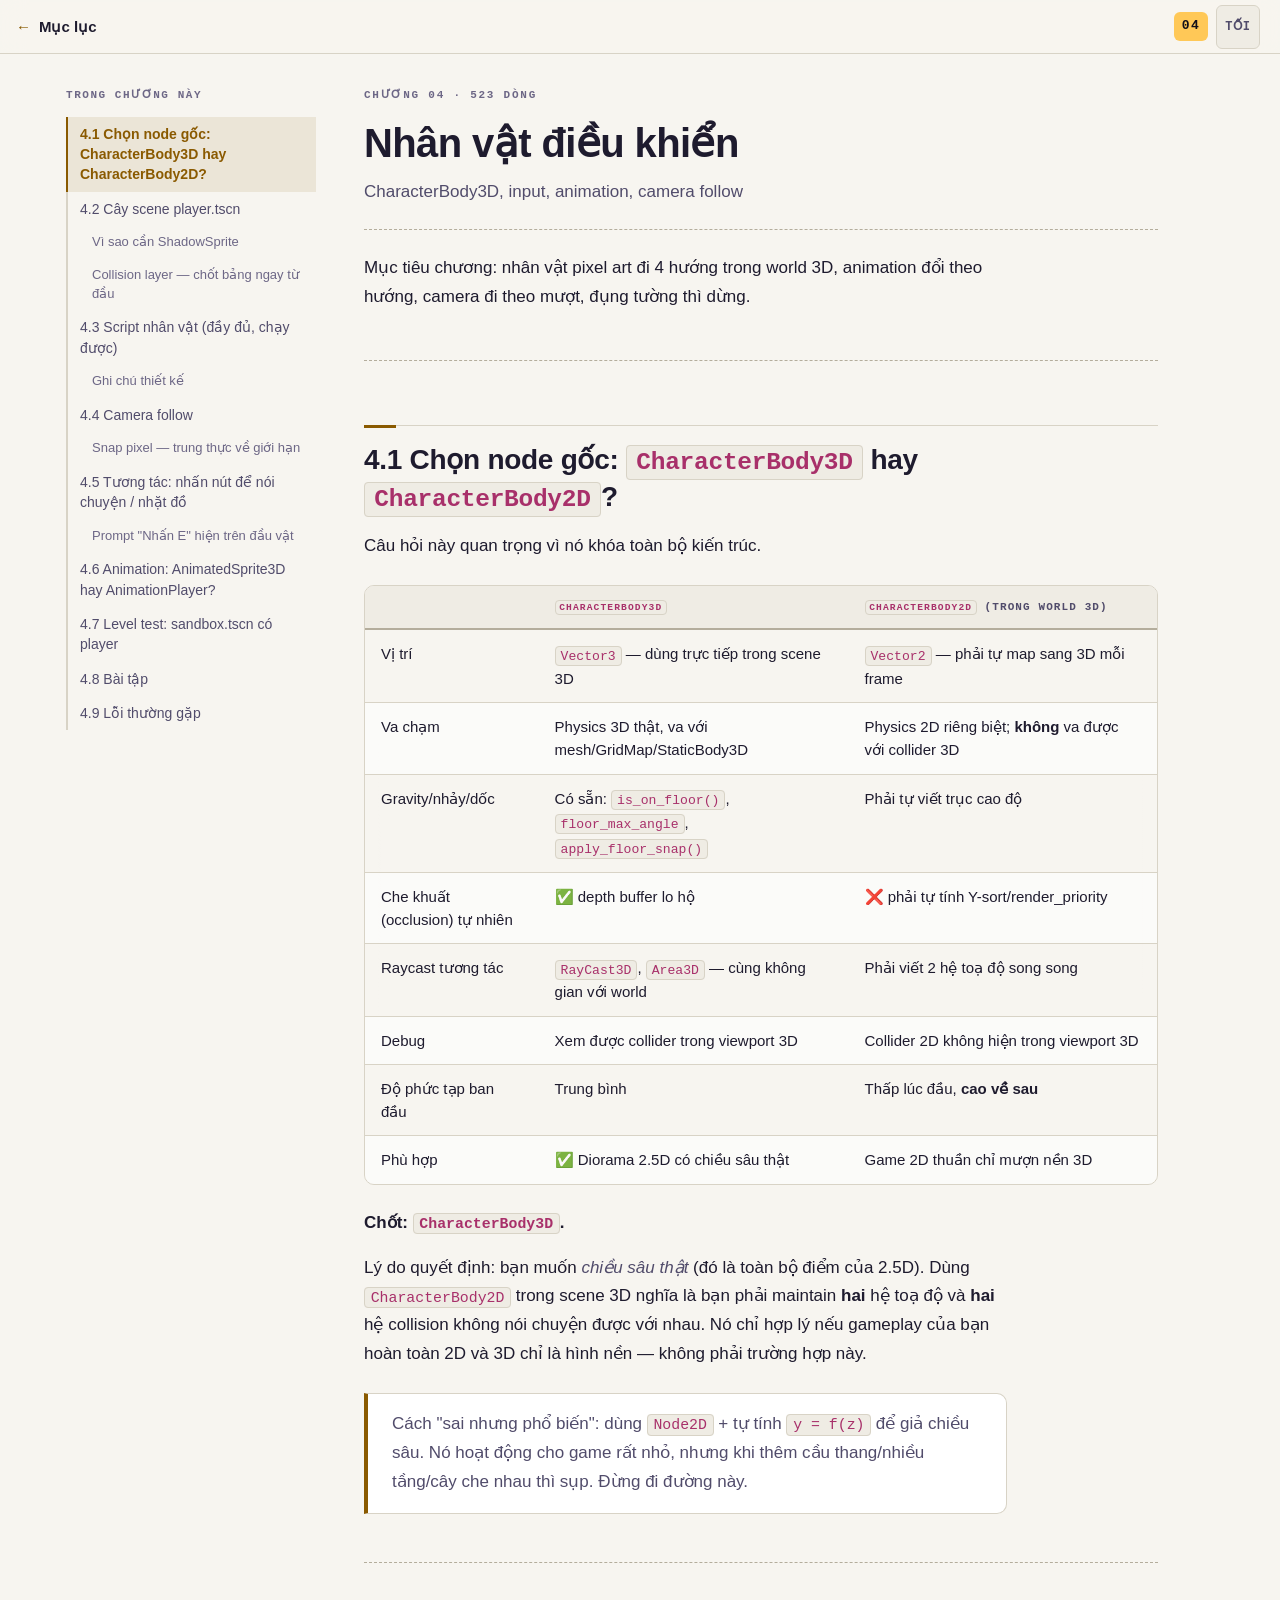
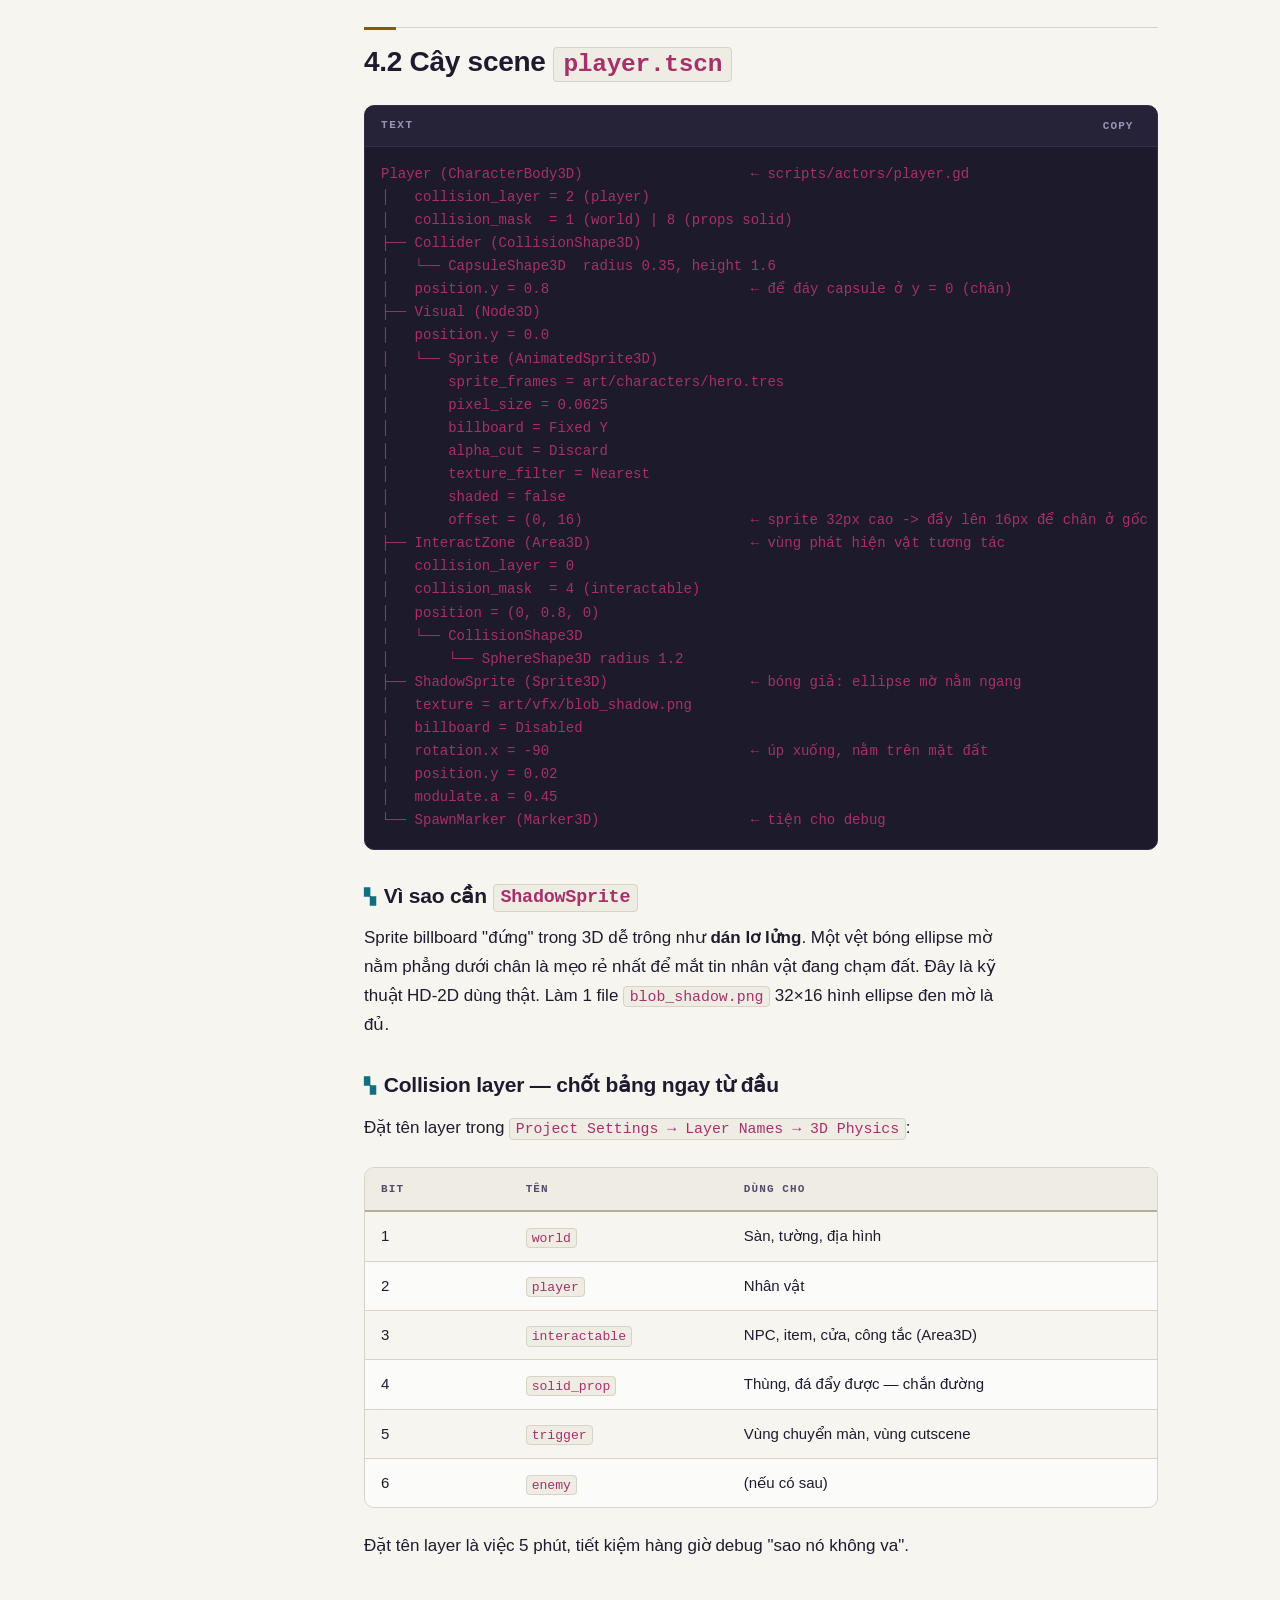
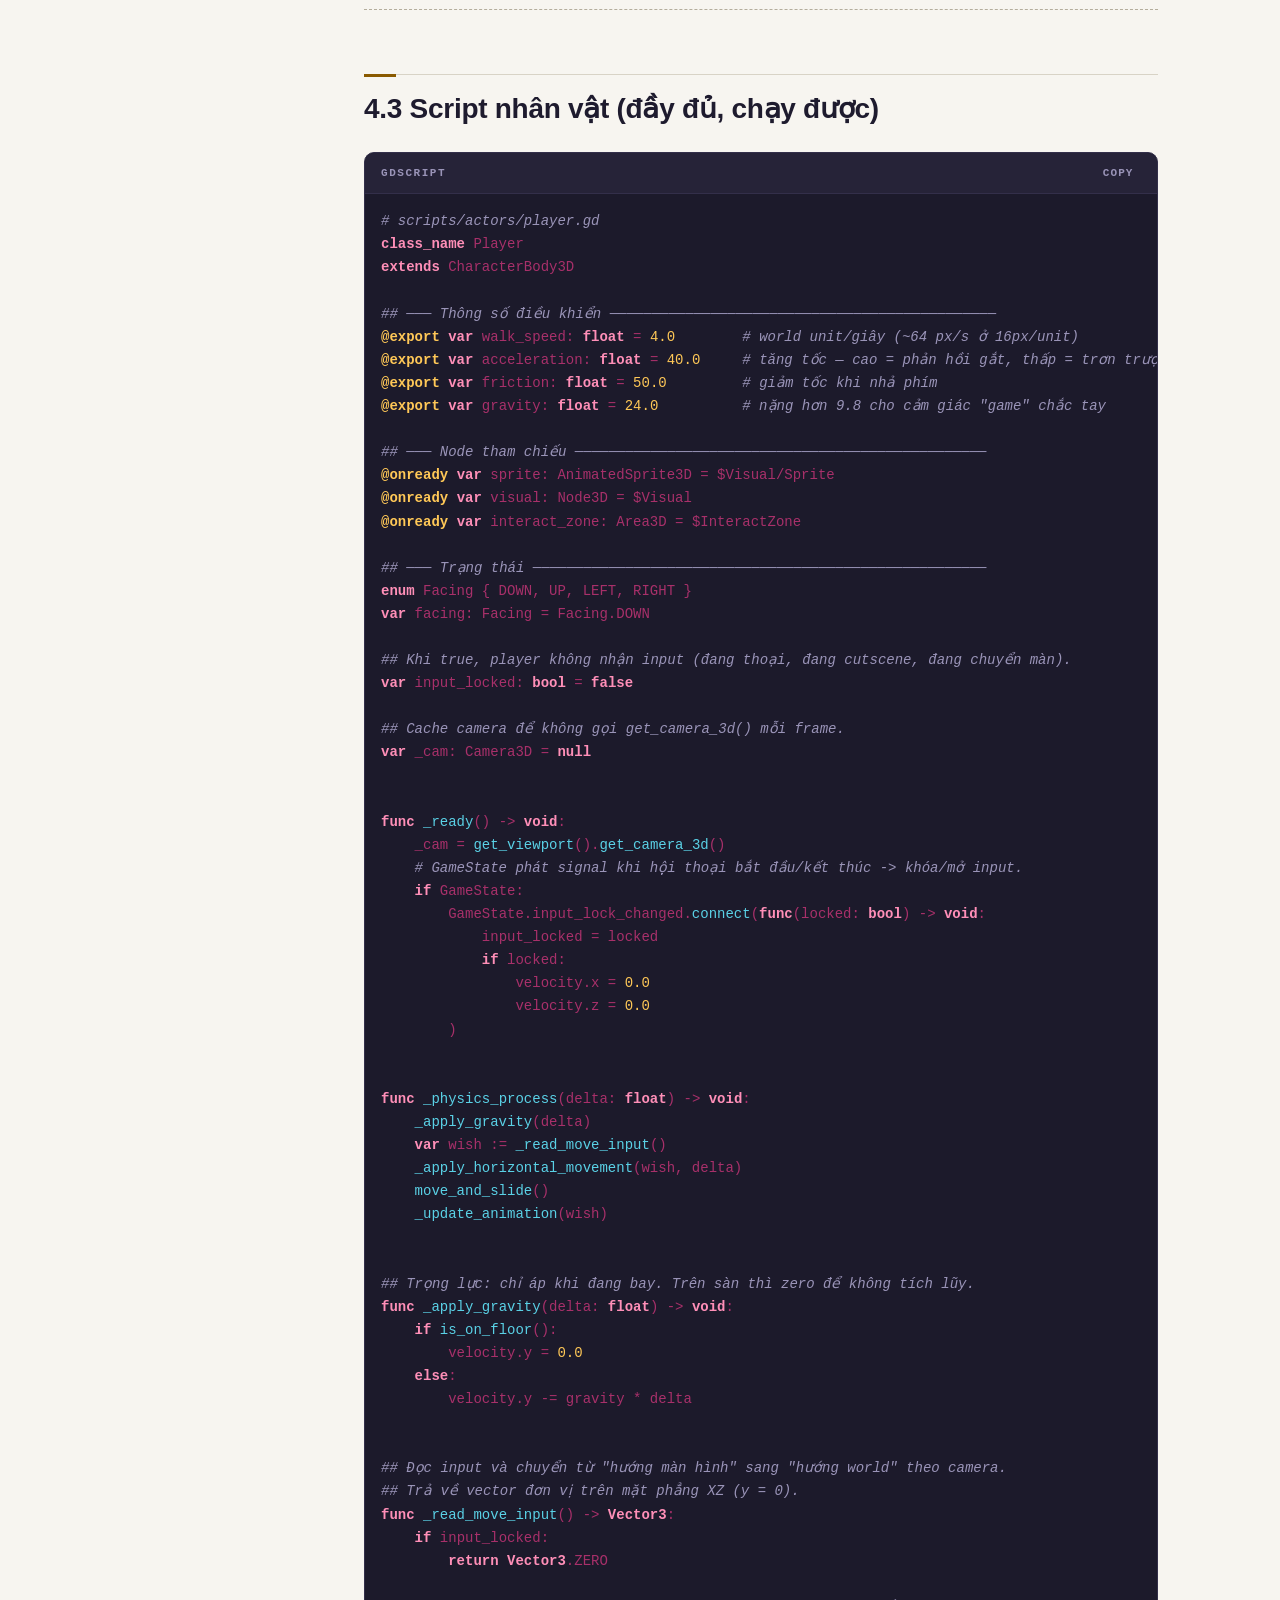
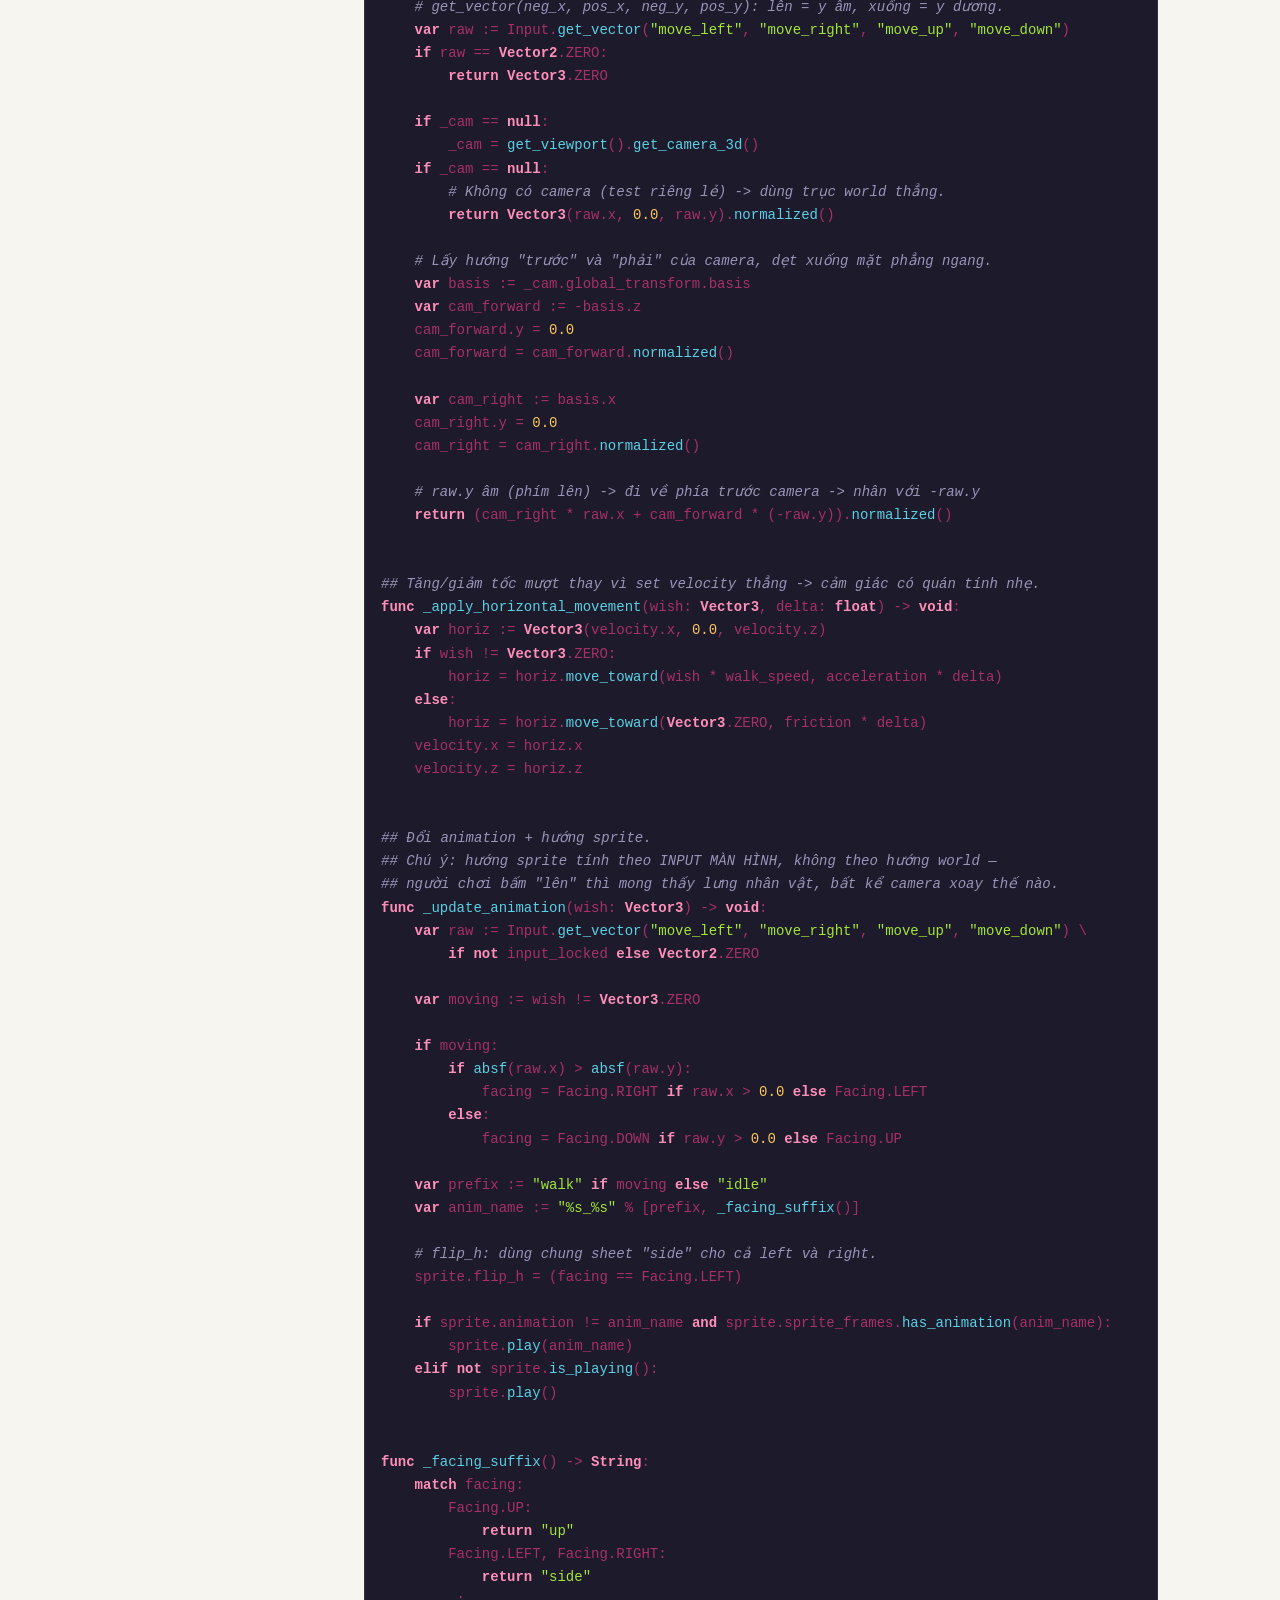
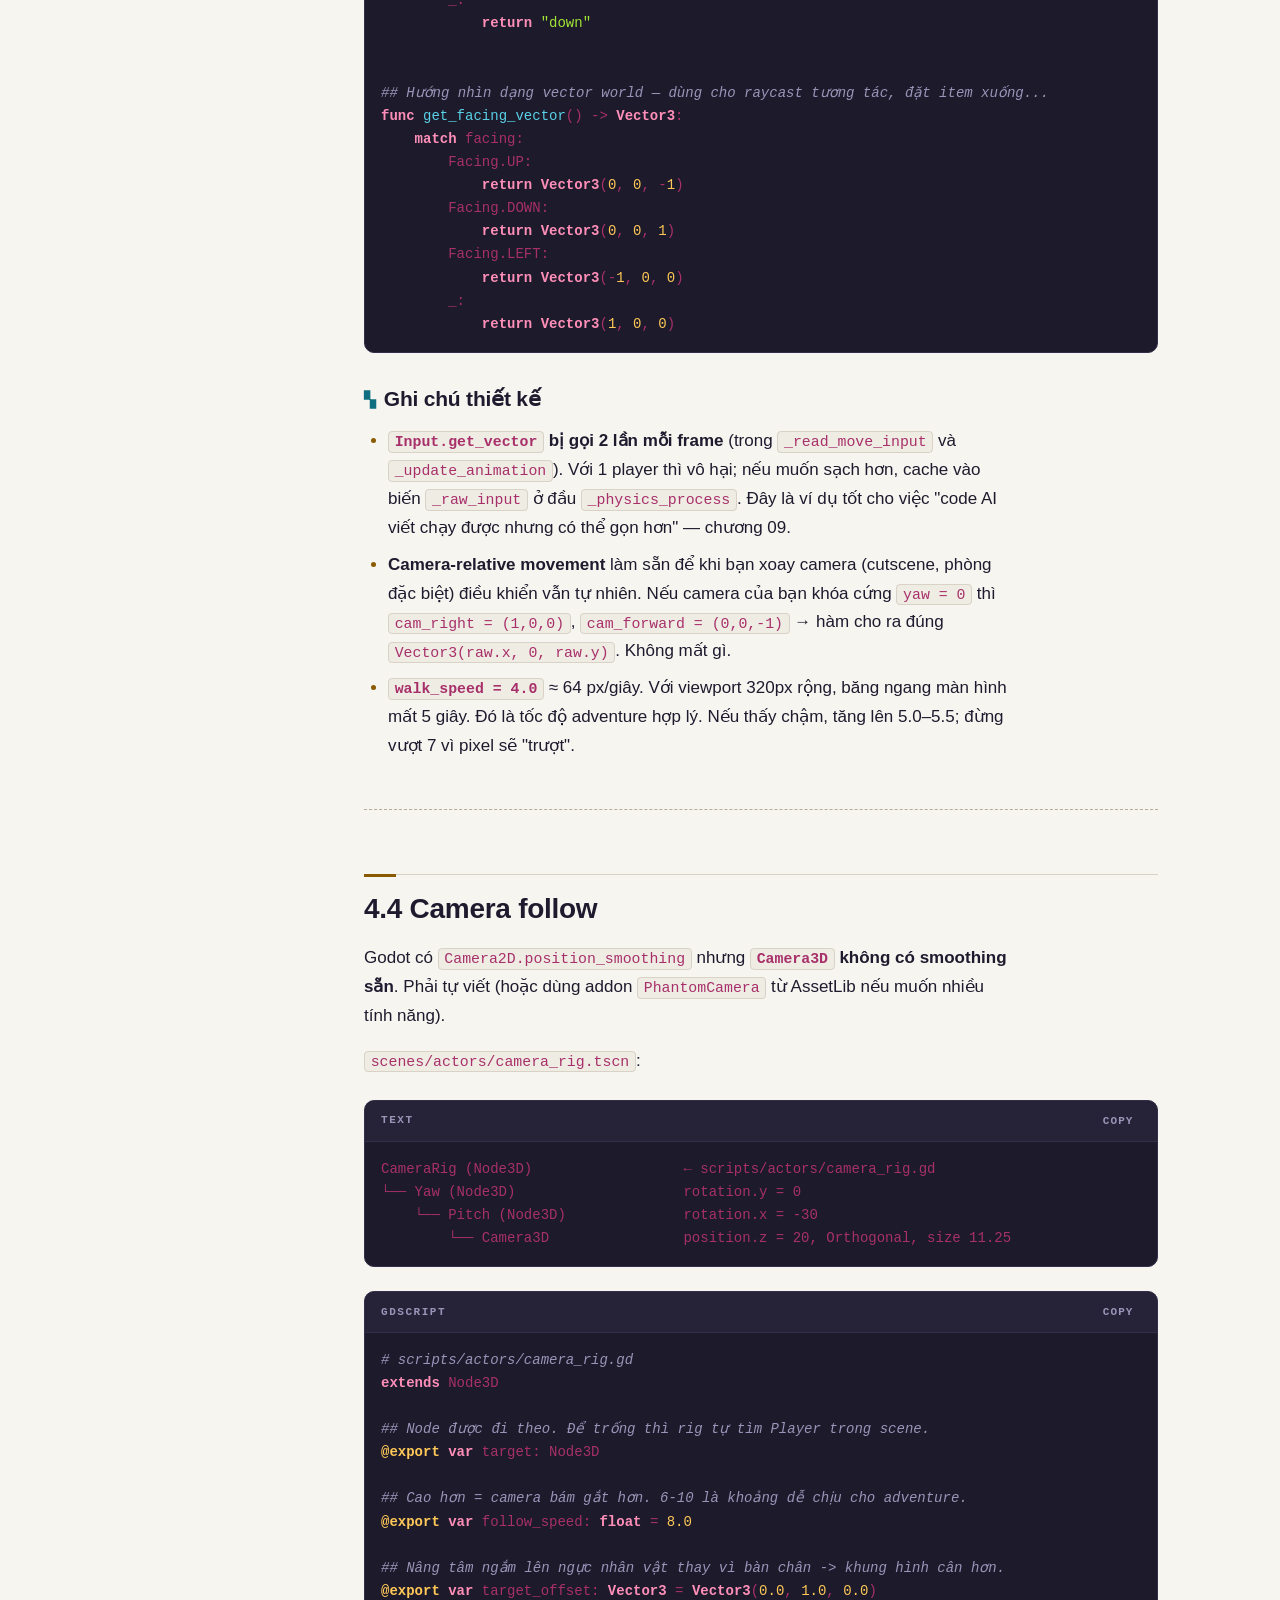
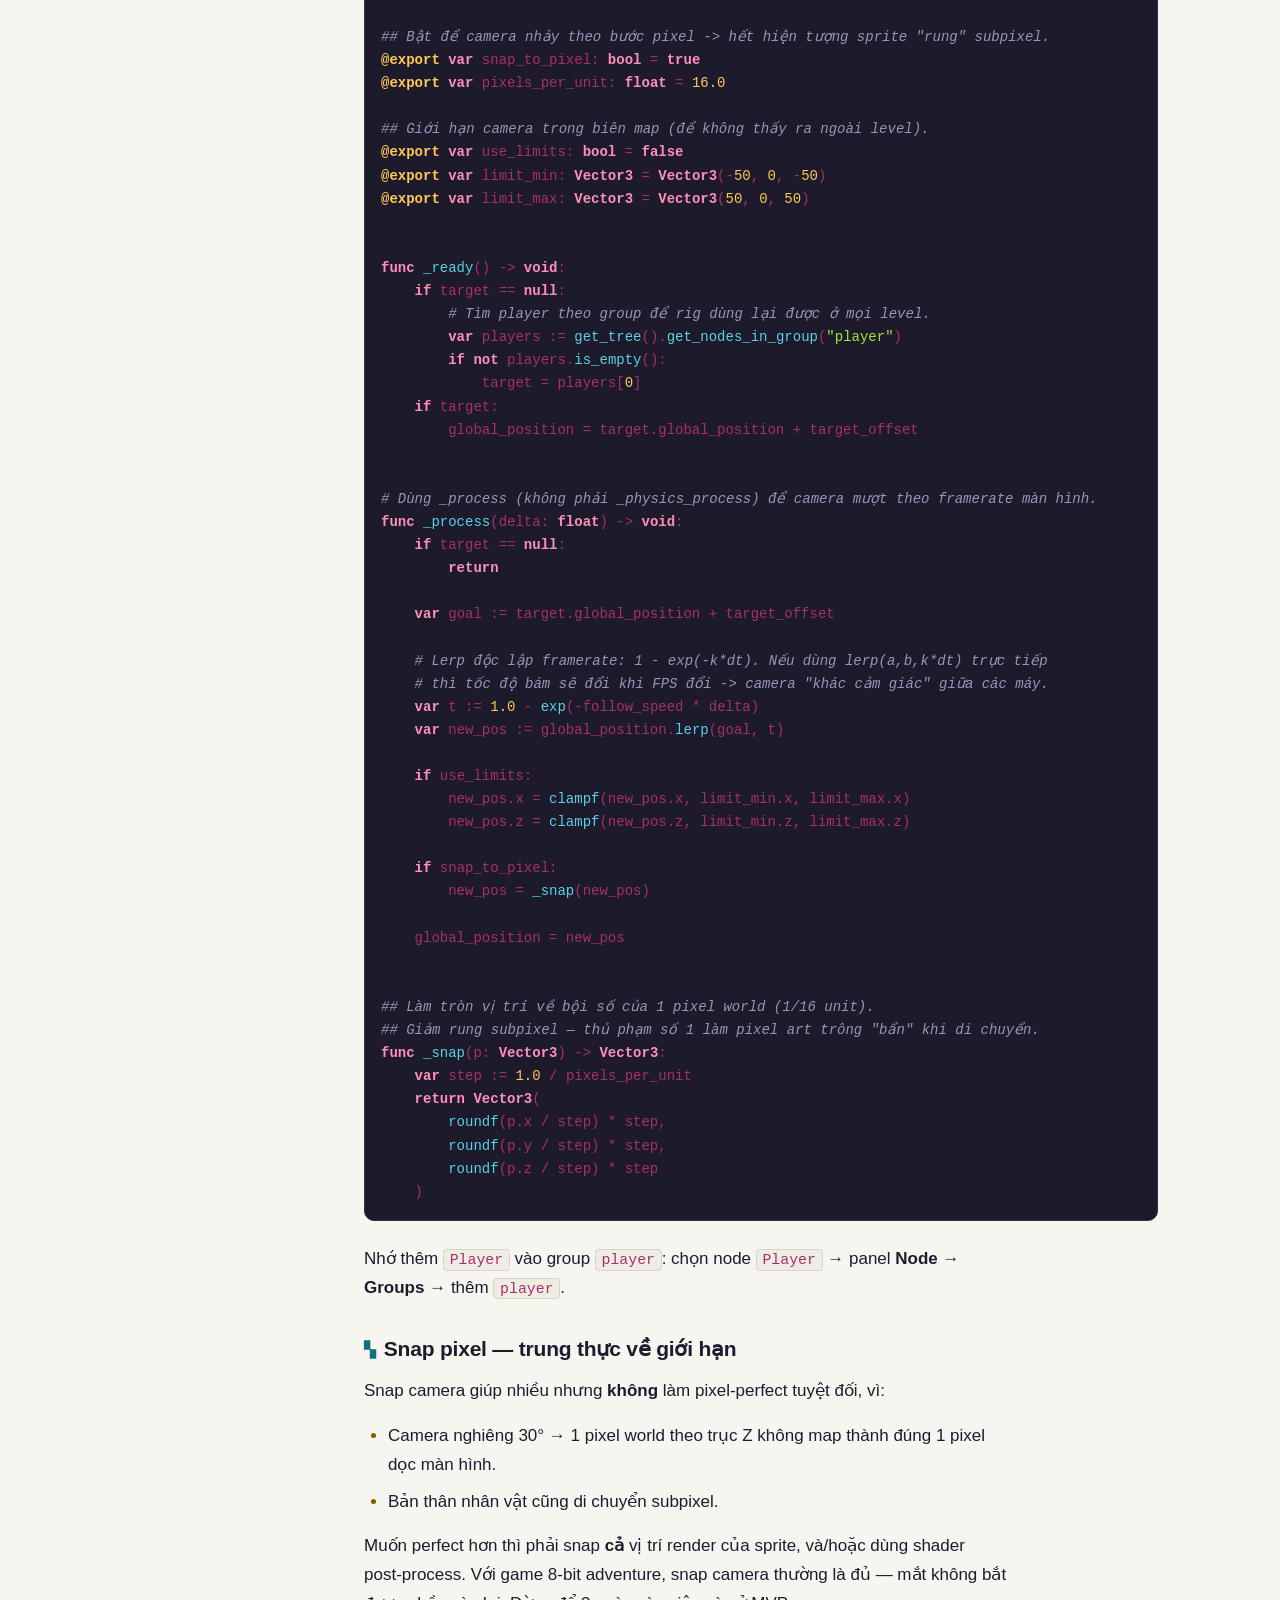
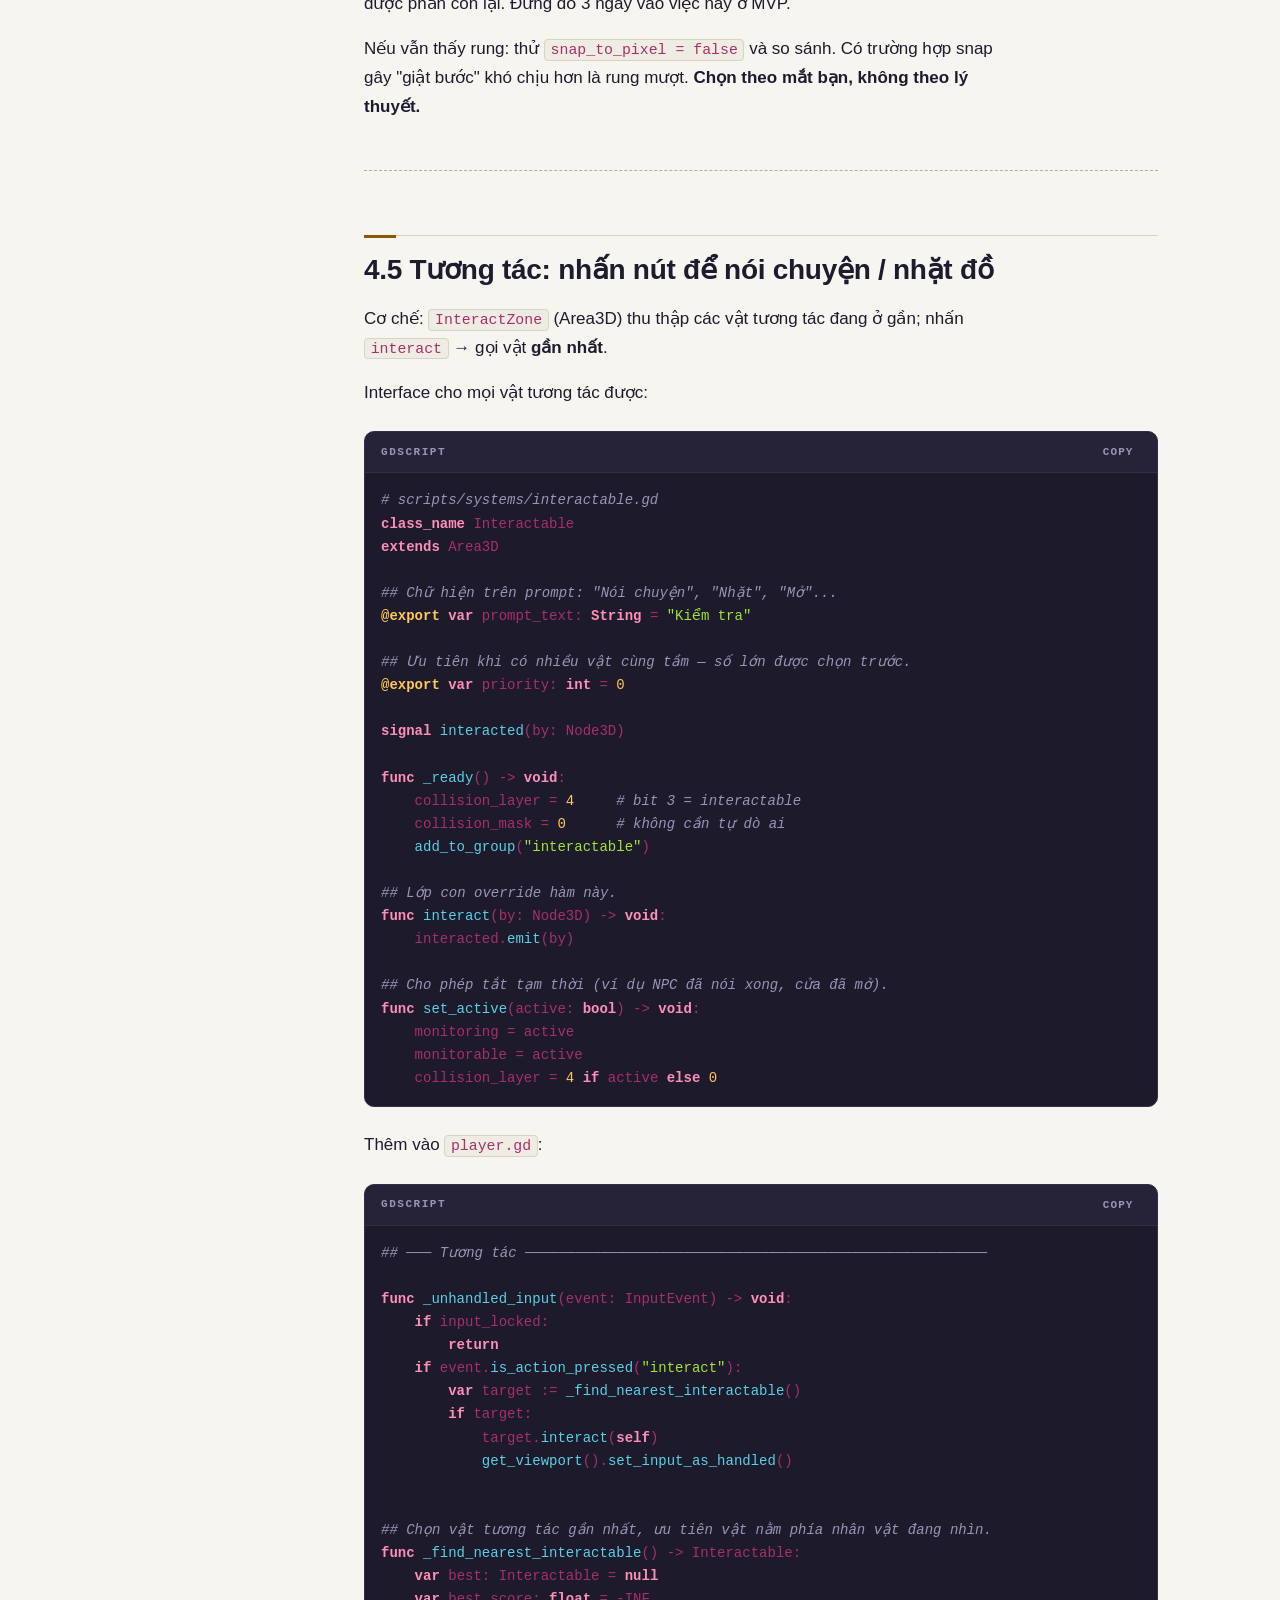
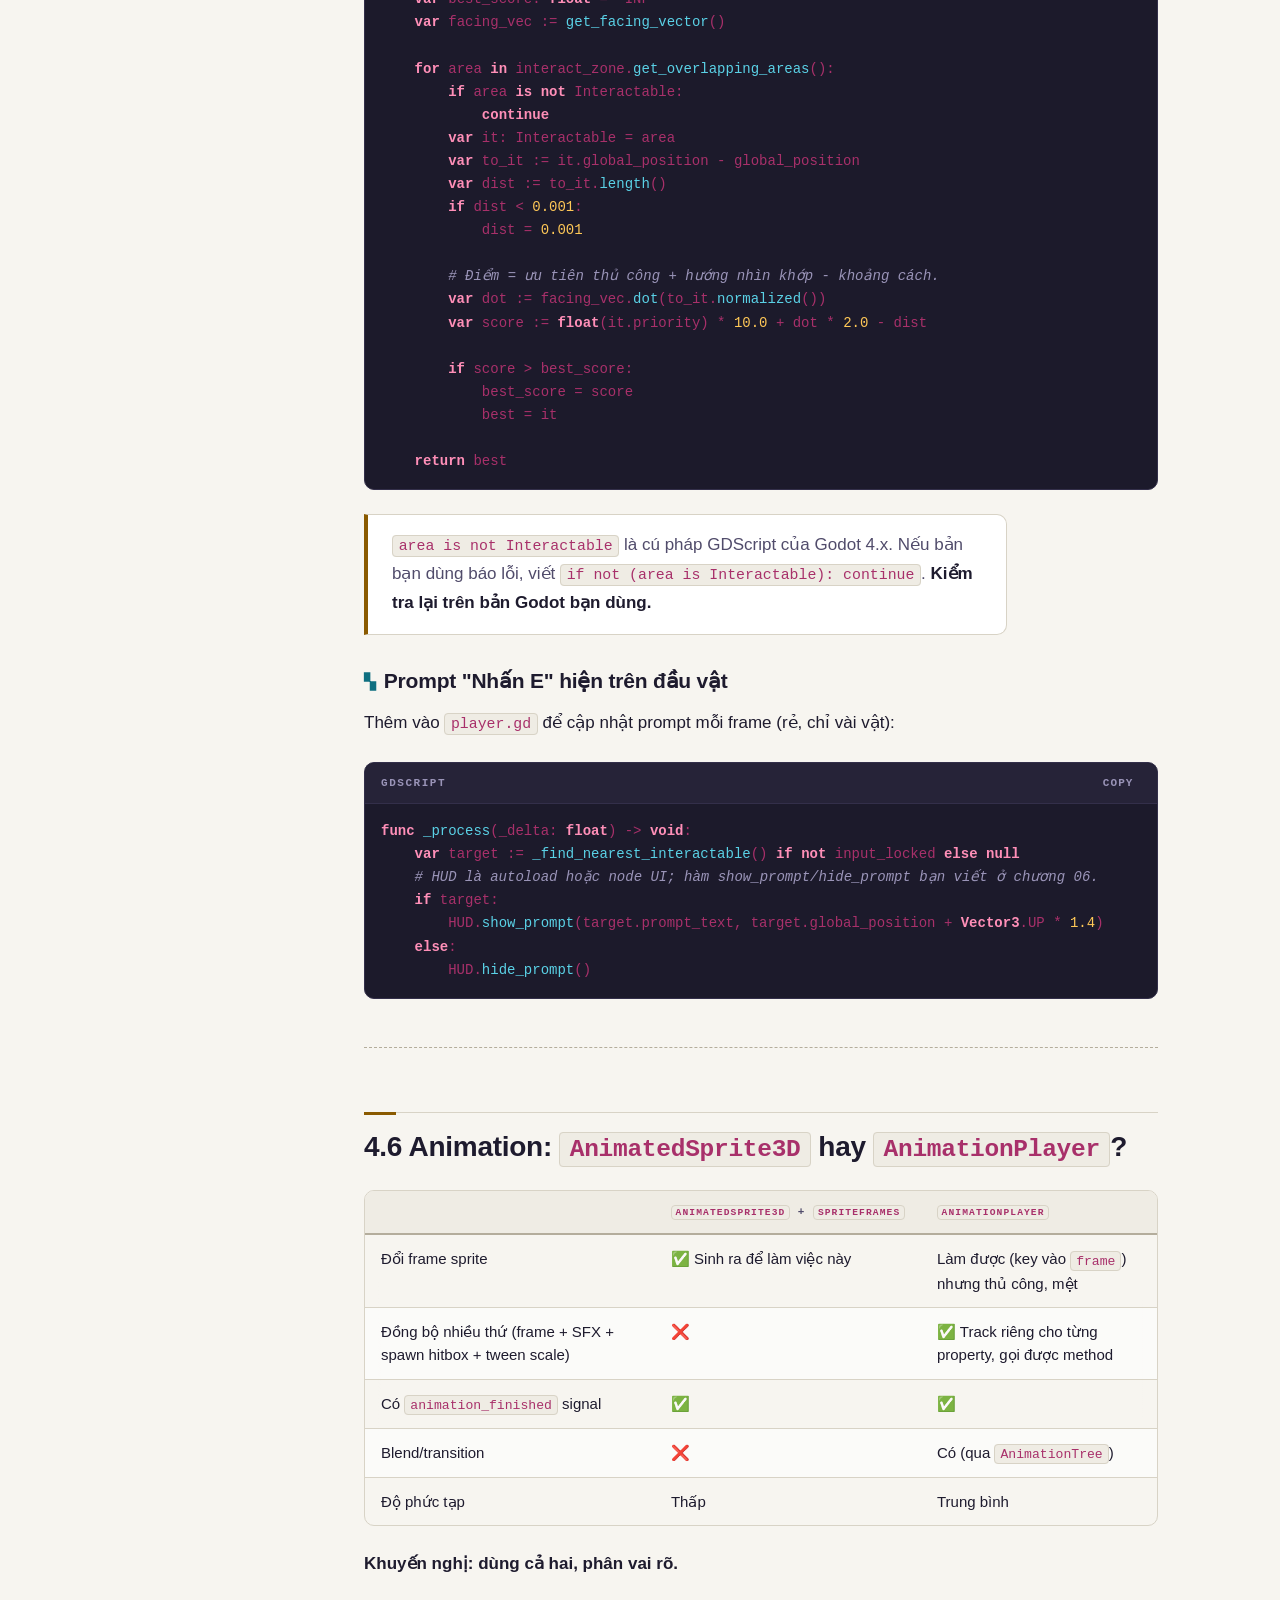
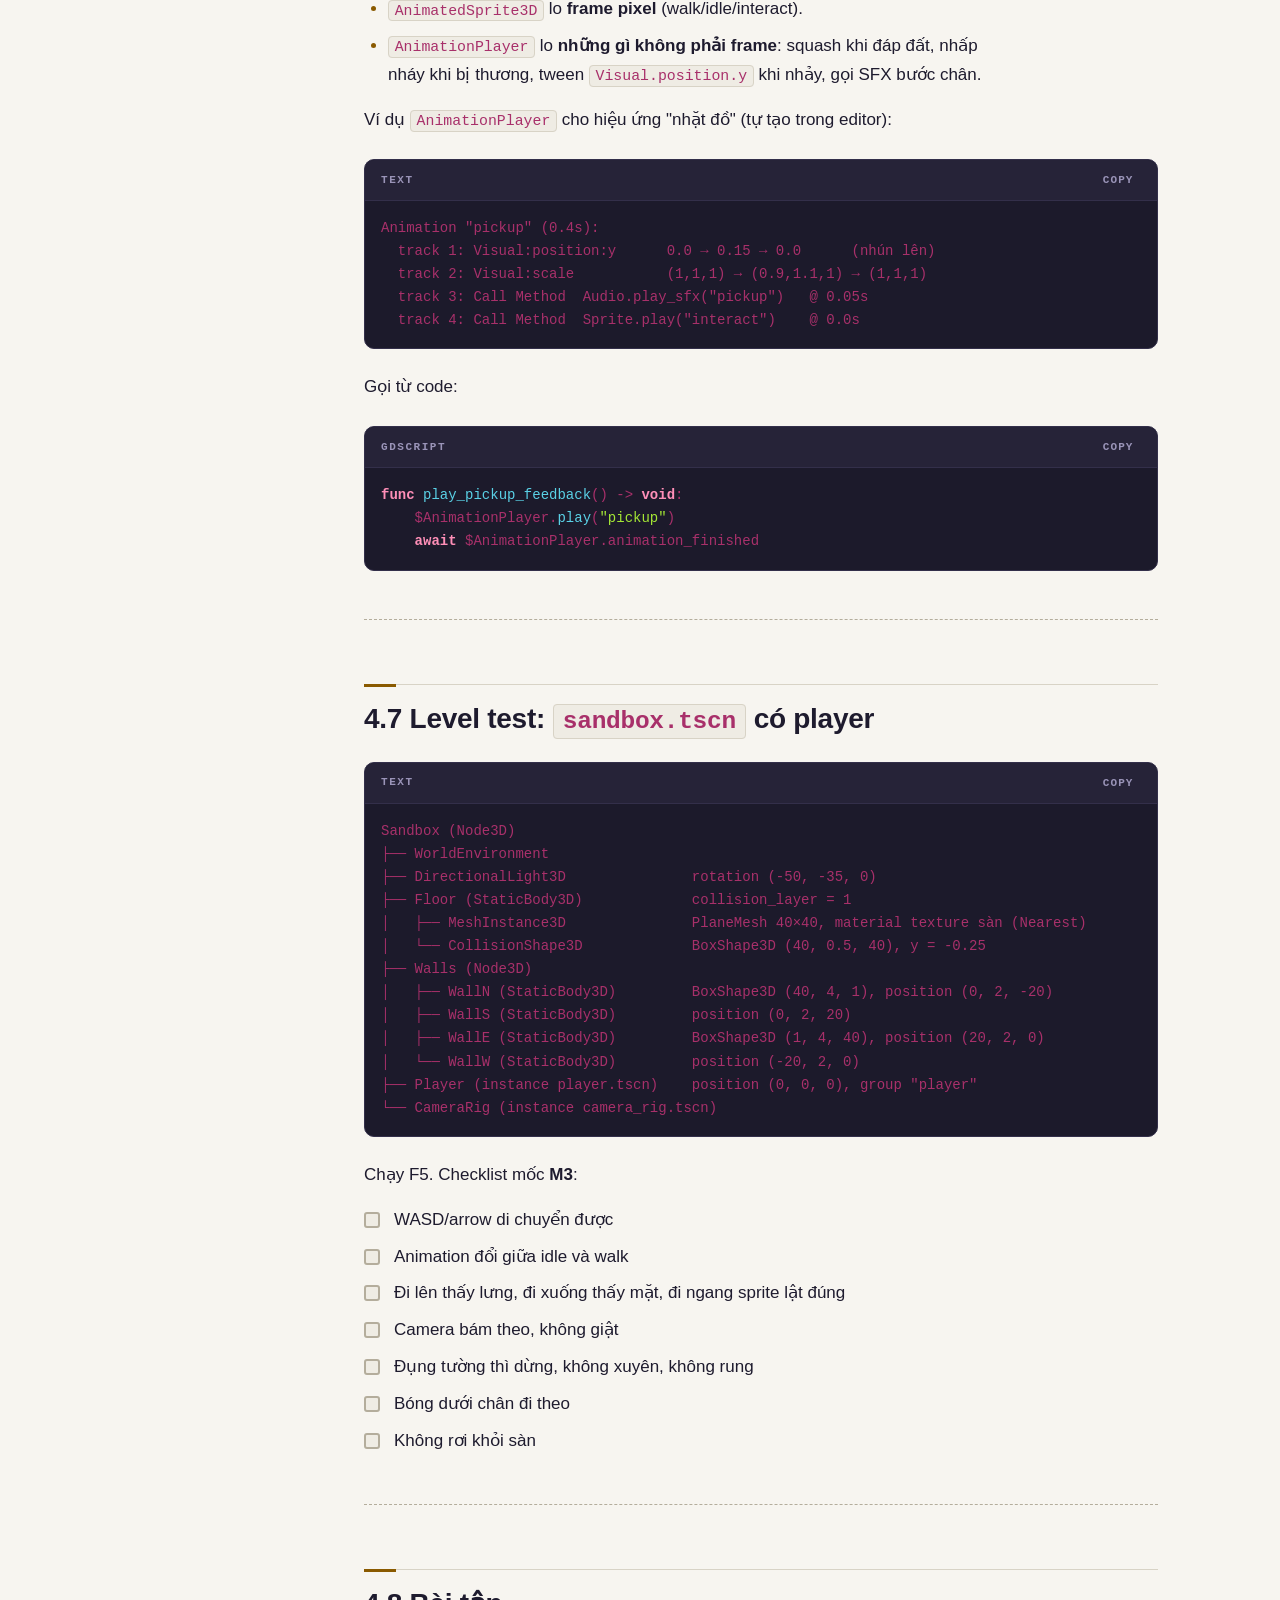
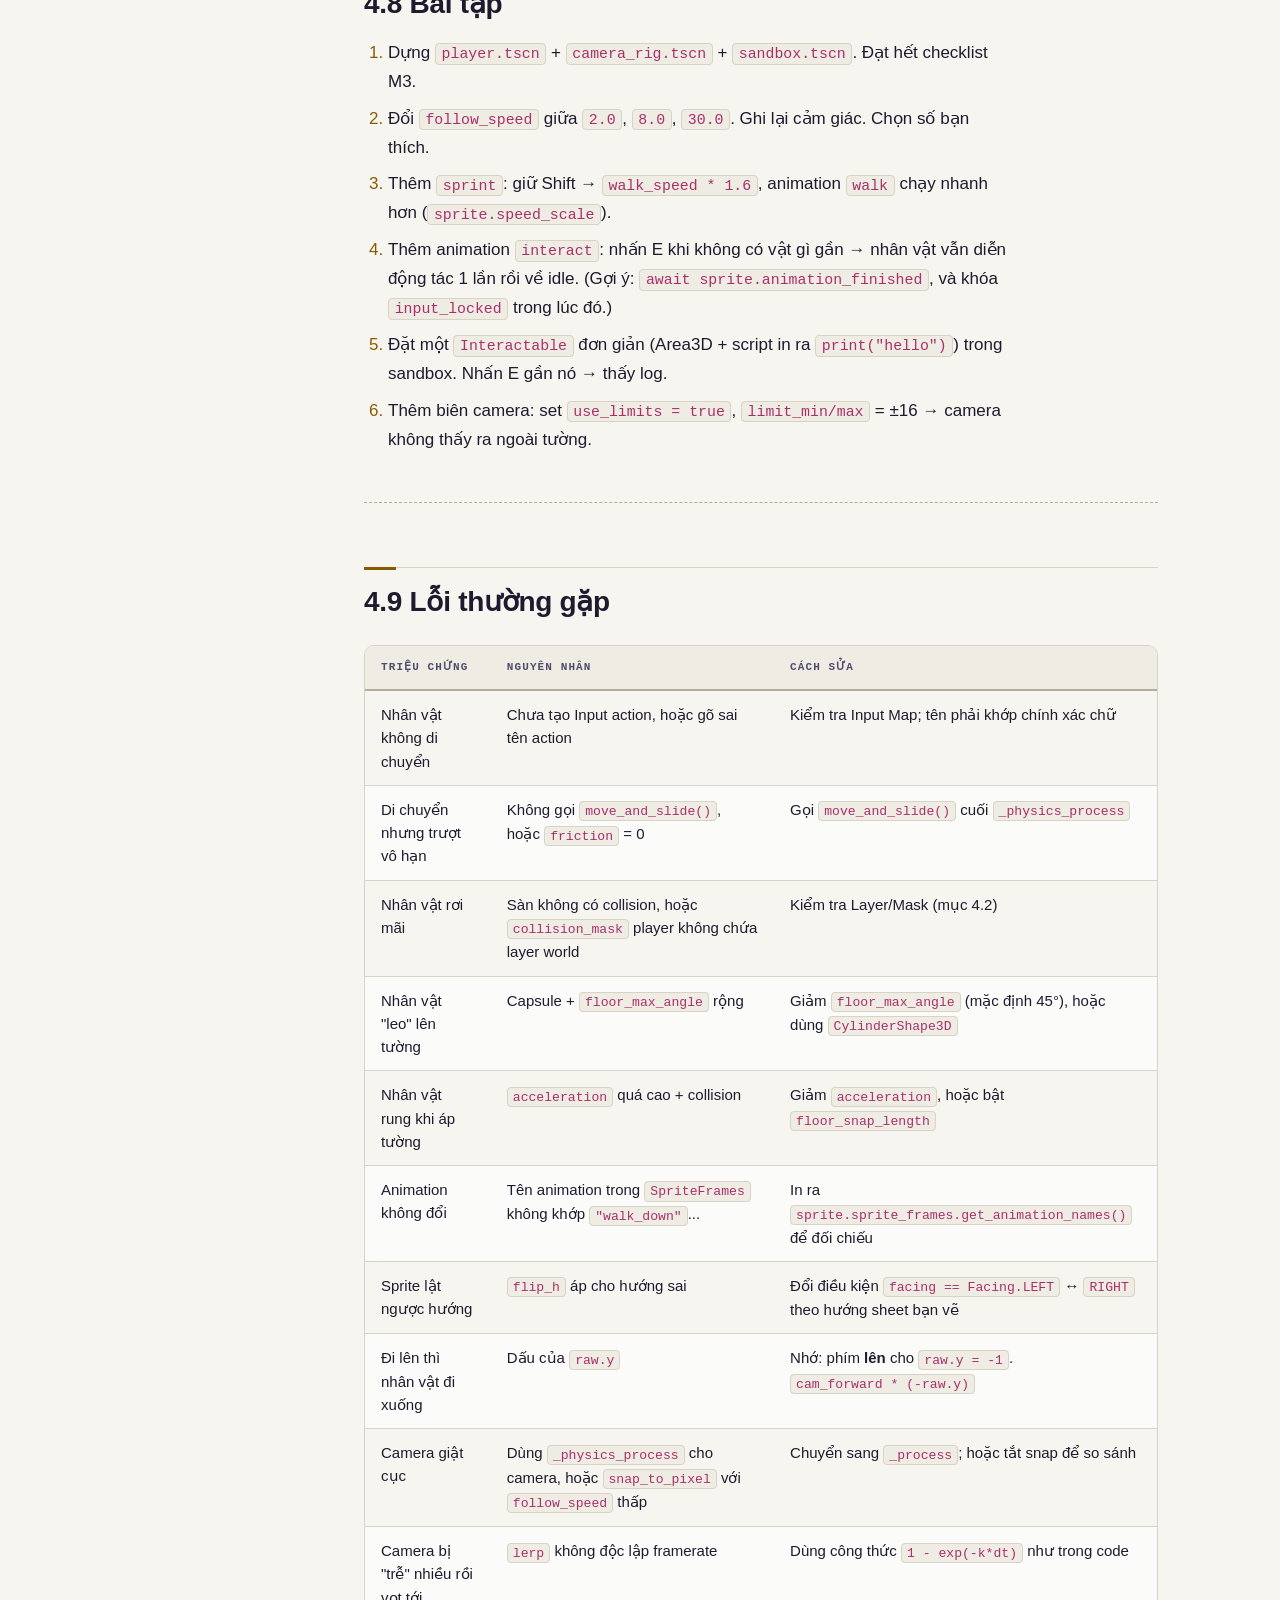
<file: docs/04-player-character.html>
<!DOCTYPE html>
<html lang="vi">
<head>
<meta charset="utf-8">
<meta name="viewport" content="width=device-width, initial-scale=1, viewport-fit=cover">
<meta name="color-scheme" content="dark light">
<meta name="theme-color" content="#12101a">
<meta name="description" content="CharacterBody3D, input, animation, camera follow">
<title>04 Nhân vật điều khiển · Godot 4 2.5D</title>
<link rel="stylesheet" href="style.css">
<link rel="icon" href="data:image/svg+xml,%3Csvg xmlns='http://www.w3.org/2000/svg' viewBox='0 0 16 16'%3E%3Crect width='16' height='16' fill='%2312101a'/%3E%3Crect x='6' y='2' width='4' height='3' fill='%23ffc857'/%3E%3Crect x='5' y='5' width='6' height='2' fill='%23ffe3a0'/%3E%3Crect x='6' y='7' width='4' height='6' fill='%235ad1e6'/%3E%3Crect x='4' y='13' width='8' height='2' fill='%23474063'/%3E%3C/svg%3E">
<script>/* set the saved theme before first paint so there is no flash */(function(){try{var t=localStorage.getItem("g25d-theme");if(t==="light"||t==="dark")document.documentElement.setAttribute("data-theme",t);}catch(e){}})();</script>
</head>
<body class="page page--chapter">
<div class="progress" aria-hidden="true"><span class="progress__bar" id="progressBar"></span></div>

<header class="topbar">
  <a class="topbar__back" href="index.html"><span aria-hidden="true">←</span> Mục lục</a>
  <span class="topbar__num">04</span>
  <button class="iconbtn themebtn" type="button" data-theme-toggle aria-pressed="false" aria-label="Đổi nền sáng/tối">
    <span class="themebtn__txt">Sáng</span>
  </button>
  <button class="iconbtn topbar__toc" id="tocToggle" type="button" aria-expanded="false" aria-controls="tocPanel">
    <span class="topbar__toc-icon" aria-hidden="true"></span><span>Mục</span>
  </button>
</header>

<div class="shell">
  <nav class="toc" id="tocPanel" aria-label="Mục lục chương">
    <p class="toc__title">Trong chương này</p>
    <ol class="toc__list"><li class="toc__item toc__item--h2"><a href="#41-chọn-node-gốc-characterbody3d-hay-characterbody2d">4.1 Chọn node gốc: CharacterBody3D hay CharacterBody2D?</a></li><li class="toc__item toc__item--h2"><a href="#42-cây-scene-playertscn">4.2 Cây scene player.tscn</a></li><li class="toc__item toc__item--h3"><a href="#vì-sao-cần-shadowsprite">Vì sao cần ShadowSprite</a></li><li class="toc__item toc__item--h3"><a href="#collision-layer---chốt-bảng-ngay-từ-đầu">Collision layer — chốt bảng ngay từ đầu</a></li><li class="toc__item toc__item--h2"><a href="#43-script-nhân-vật-đầy-đủ-chạy-được">4.3 Script nhân vật (đầy đủ, chạy được)</a></li><li class="toc__item toc__item--h3"><a href="#ghi-chú-thiết-kế">Ghi chú thiết kế</a></li><li class="toc__item toc__item--h2"><a href="#44-camera-follow">4.4 Camera follow</a></li><li class="toc__item toc__item--h3"><a href="#snap-pixel---trung-thực-về-giới-hạn">Snap pixel — trung thực về giới hạn</a></li><li class="toc__item toc__item--h2"><a href="#45-tương-tác-nhấn-nút-để-nói-chuyện-nhặt-đồ">4.5 Tương tác: nhấn nút để nói chuyện / nhặt đồ</a></li><li class="toc__item toc__item--h3"><a href="#prompt-nhấn-e-hiện-trên-đầu-vật">Prompt "Nhấn E" hiện trên đầu vật</a></li><li class="toc__item toc__item--h2"><a href="#46-animation-animatedsprite3d-hay-animationplayer">4.6 Animation: AnimatedSprite3D hay AnimationPlayer?</a></li><li class="toc__item toc__item--h2"><a href="#47-level-test-sandboxtscn-có-player">4.7 Level test: sandbox.tscn có player</a></li><li class="toc__item toc__item--h2"><a href="#48-bài-tập">4.8 Bài tập</a></li><li class="toc__item toc__item--h2"><a href="#49-lỗi-thường-gặp">4.9 Lỗi thường gặp</a></li></ol>
  </nav>

  <main class="main" id="main">
    <article class="prose">
      <p class="eyebrow">Chương 04 · 523 dòng</p>
      <h1 class="title">Nhân vật điều khiển</h1>
      <p class="lede">CharacterBody3D, input, animation, camera follow</p>
      <hr class="rule rule--tight">
      <p>Mục tiêu chương: nhân vật pixel art đi 4 hướng trong world 3D, animation đổi theo hướng, camera đi theo mượt, đụng tường thì dừng.</p><hr class="rule"><h2 id="41-chọn-node-gốc-characterbody3d-hay-characterbody2d" class="h h--2">4.1 Chọn node gốc: <code>CharacterBody3D</code> hay <code>CharacterBody2D</code>?<a class="anchor" href="#41-chọn-node-gốc-characterbody3d-hay-characterbody2d" aria-label="Liên kết tới mục này">#</a></h2><p>Câu hỏi này quan trọng vì nó khóa toàn bộ kiến trúc.</p><div class="table-wrap" tabindex="0" role="region" aria-label="Bảng, có thể cuộn ngang"><table><thead><tr><th></th><th><code>CharacterBody3D</code></th><th><code>CharacterBody2D</code> (trong world 3D)</th></tr></thead><tbody><tr><td>Vị trí</td><td><code>Vector3</code> — dùng trực tiếp trong scene 3D</td><td><code>Vector2</code> — phải tự map sang 3D mỗi frame</td></tr><tr><td>Va chạm</td><td>Physics 3D thật, va với mesh/GridMap/StaticBody3D</td><td>Physics 2D riêng biệt; <strong>không</strong> va được với collider 3D</td></tr><tr><td>Gravity/nhảy/dốc</td><td>Có sẵn: <code>is_on_floor()</code>, <code>floor_max_angle</code>, <code>apply_floor_snap()</code></td><td>Phải tự viết trục cao độ</td></tr><tr><td>Che khuất (occlusion) tự nhiên</td><td>✅ depth buffer lo hộ</td><td>❌ phải tự tính Y-sort/render_priority</td></tr><tr><td>Raycast tương tác</td><td><code>RayCast3D</code>, <code>Area3D</code> — cùng không gian với world</td><td>Phải viết 2 hệ toạ độ song song</td></tr><tr><td>Debug</td><td>Xem được collider trong viewport 3D</td><td>Collider 2D không hiện trong viewport 3D</td></tr><tr><td>Độ phức tạp ban đầu</td><td>Trung bình</td><td>Thấp lúc đầu, <strong>cao về sau</strong></td></tr><tr><td>Phù hợp</td><td>✅ Diorama 2.5D có chiều sâu thật</td><td>Game 2D thuần chỉ mượn nền 3D</td></tr></tbody></table></div><p><strong>Chốt: <code>CharacterBody3D</code>.</strong></p><p>Lý do quyết định: bạn muốn <em>chiều sâu thật</em> (đó là toàn bộ điểm của 2.5D). Dùng <code>CharacterBody2D</code> trong scene 3D nghĩa là bạn phải maintain <strong>hai</strong> hệ toạ độ và <strong>hai</strong> hệ collision không nói chuyện được với nhau. Nó chỉ hợp lý nếu gameplay của bạn hoàn toàn 2D và 3D chỉ là hình nền — không phải trường hợp này.</p><blockquote class="note"><p>Cách "sai nhưng phổ biến": dùng <code>Node2D</code> + tự tính <code>y = f(z)</code> để giả chiều sâu. Nó hoạt động cho game rất nhỏ, nhưng khi thêm cầu thang/nhiều tầng/cây che nhau thì sụp. Đừng đi đường này.</p></blockquote><hr class="rule"><h2 id="42-cây-scene-playertscn" class="h h--2">4.2 Cây scene <code>player.tscn</code><a class="anchor" href="#42-cây-scene-playertscn" aria-label="Liên kết tới mục này">#</a></h2><figure class="code" data-lang="text"><figcaption><span class="code__lang">Text</span><button class="code__copy" type="button" aria-label="Sao chép đoạn code"><span class="code__copy-txt">Copy</span></button></figcaption><pre><code class="lang-text">Player (CharacterBody3D)                    ← scripts/actors/player.gd
│   collision_layer = 2 (player)
│   collision_mask  = 1 (world) | 8 (props solid)
├── Collider (CollisionShape3D)
│   └── CapsuleShape3D  radius 0.35, height 1.6
│   position.y = 0.8                        ← để đáy capsule ở y = 0 (chân)
├── Visual (Node3D)
│   position.y = 0.0
│   └── Sprite (AnimatedSprite3D)
│       sprite_frames = art/characters/hero.tres
│       pixel_size = 0.0625
│       billboard = Fixed Y
│       alpha_cut = Discard
│       texture_filter = Nearest
│       shaded = false
│       offset = (0, 16)                    ← sprite 32px cao -&gt; đẩy lên 16px để chân ở gốc
├── InteractZone (Area3D)                   ← vùng phát hiện vật tương tác
│   collision_layer = 0
│   collision_mask  = 4 (interactable)
│   position = (0, 0.8, 0)
│   └── CollisionShape3D
│       └── SphereShape3D radius 1.2
├── ShadowSprite (Sprite3D)                 ← bóng giả: ellipse mờ nằm ngang
│   texture = art/vfx/blob_shadow.png
│   billboard = Disabled
│   rotation.x = -90                        ← úp xuống, nằm trên mặt đất
│   position.y = 0.02
│   modulate.a = 0.45
└── SpawnMarker (Marker3D)                  ← tiện cho debug</code></pre></figure><h3 id="vì-sao-cần-shadowsprite" class="h h--3">Vì sao cần <code>ShadowSprite</code><a class="anchor" href="#vì-sao-cần-shadowsprite" aria-label="Liên kết tới mục này">#</a></h3><p>Sprite billboard "đứng" trong 3D dễ trông như <strong>dán lơ lửng</strong>. Một vệt bóng ellipse mờ nằm phẳng dưới chân là mẹo rẻ nhất để mắt tin nhân vật đang chạm đất. Đây là kỹ thuật HD-2D dùng thật. Làm 1 file <code>blob_shadow.png</code> 32×16 hình ellipse đen mờ là đủ.</p><h3 id="collision-layer---chốt-bảng-ngay-từ-đầu" class="h h--3">Collision layer — chốt bảng ngay từ đầu<a class="anchor" href="#collision-layer---chốt-bảng-ngay-từ-đầu" aria-label="Liên kết tới mục này">#</a></h3><p>Đặt tên layer trong <code>Project Settings → Layer Names → 3D Physics</code>:</p><div class="table-wrap" tabindex="0" role="region" aria-label="Bảng, có thể cuộn ngang"><table><thead><tr><th>Bit</th><th>Tên</th><th>Dùng cho</th></tr></thead><tbody><tr><td>1</td><td><code>world</code></td><td>Sàn, tường, địa hình</td></tr><tr><td>2</td><td><code>player</code></td><td>Nhân vật</td></tr><tr><td>3</td><td><code>interactable</code></td><td>NPC, item, cửa, công tắc (Area3D)</td></tr><tr><td>4</td><td><code>solid_prop</code></td><td>Thùng, đá đẩy được — chắn đường</td></tr><tr><td>5</td><td><code>trigger</code></td><td>Vùng chuyển màn, vùng cutscene</td></tr><tr><td>6</td><td><code>enemy</code></td><td>(nếu có sau)</td></tr></tbody></table></div><p>Đặt tên layer là việc 5 phút, tiết kiệm hàng giờ debug "sao nó không va".</p><hr class="rule"><h2 id="43-script-nhân-vật-đầy-đủ-chạy-được" class="h h--2">4.3 Script nhân vật (đầy đủ, chạy được)<a class="anchor" href="#43-script-nhân-vật-đầy-đủ-chạy-được" aria-label="Liên kết tới mục này">#</a></h2><figure class="code" data-lang="gdscript"><figcaption><span class="code__lang">GDScript</span><button class="code__copy" type="button" aria-label="Sao chép đoạn code"><span class="code__copy-txt">Copy</span></button></figcaption><pre><code class="lang-gdscript"># scripts/actors/player.gd
class_name Player
extends CharacterBody3D

## ─── Thông số điều khiển ──────────────────────────────────────────────
@export var walk_speed: float = 4.0        # world unit/giây (~64 px/s ở 16px/unit)
@export var acceleration: float = 40.0     # tăng tốc — cao = phản hồi gắt, thấp = trơn trượt
@export var friction: float = 50.0         # giảm tốc khi nhả phím
@export var gravity: float = 24.0          # nặng hơn 9.8 cho cảm giác "game" chắc tay

## ─── Node tham chiếu ─────────────────────────────────────────────────
@onready var sprite: AnimatedSprite3D = $Visual/Sprite
@onready var visual: Node3D = $Visual
@onready var interact_zone: Area3D = $InteractZone

## ─── Trạng thái ──────────────────────────────────────────────────────
enum Facing { DOWN, UP, LEFT, RIGHT }
var facing: Facing = Facing.DOWN

## Khi true, player không nhận input (đang thoại, đang cutscene, đang chuyển màn).
var input_locked: bool = false

## Cache camera để không gọi get_camera_3d() mỗi frame.
var _cam: Camera3D = null


func _ready() -&gt; void:
	_cam = get_viewport().get_camera_3d()
	# GameState phát signal khi hội thoại bắt đầu/kết thúc -&gt; khóa/mở input.
	if GameState:
		GameState.input_lock_changed.connect(func(locked: bool) -&gt; void:
			input_locked = locked
			if locked:
				velocity.x = 0.0
				velocity.z = 0.0
		)


func _physics_process(delta: float) -&gt; void:
	_apply_gravity(delta)
	var wish := _read_move_input()
	_apply_horizontal_movement(wish, delta)
	move_and_slide()
	_update_animation(wish)


## Trọng lực: chỉ áp khi đang bay. Trên sàn thì zero để không tích lũy.
func _apply_gravity(delta: float) -&gt; void:
	if is_on_floor():
		velocity.y = 0.0
	else:
		velocity.y -= gravity * delta


## Đọc input và chuyển từ "hướng màn hình" sang "hướng world" theo camera.
## Trả về vector đơn vị trên mặt phẳng XZ (y = 0).
func _read_move_input() -&gt; Vector3:
	if input_locked:
		return Vector3.ZERO

	# get_vector(neg_x, pos_x, neg_y, pos_y): lên = y âm, xuống = y dương.
	var raw := Input.get_vector("move_left", "move_right", "move_up", "move_down")
	if raw == Vector2.ZERO:
		return Vector3.ZERO

	if _cam == null:
		_cam = get_viewport().get_camera_3d()
	if _cam == null:
		# Không có camera (test riêng lẻ) -&gt; dùng trục world thẳng.
		return Vector3(raw.x, 0.0, raw.y).normalized()

	# Lấy hướng "trước" và "phải" của camera, dẹt xuống mặt phẳng ngang.
	var basis := _cam.global_transform.basis
	var cam_forward := -basis.z
	cam_forward.y = 0.0
	cam_forward = cam_forward.normalized()

	var cam_right := basis.x
	cam_right.y = 0.0
	cam_right = cam_right.normalized()

	# raw.y âm (phím lên) -&gt; đi về phía trước camera -&gt; nhân với -raw.y
	return (cam_right * raw.x + cam_forward * (-raw.y)).normalized()


## Tăng/giảm tốc mượt thay vì set velocity thẳng -&gt; cảm giác có quán tính nhẹ.
func _apply_horizontal_movement(wish: Vector3, delta: float) -&gt; void:
	var horiz := Vector3(velocity.x, 0.0, velocity.z)
	if wish != Vector3.ZERO:
		horiz = horiz.move_toward(wish * walk_speed, acceleration * delta)
	else:
		horiz = horiz.move_toward(Vector3.ZERO, friction * delta)
	velocity.x = horiz.x
	velocity.z = horiz.z


## Đổi animation + hướng sprite.
## Chú ý: hướng sprite tính theo INPUT MÀN HÌNH, không theo hướng world —
## người chơi bấm "lên" thì mong thấy lưng nhân vật, bất kể camera xoay thế nào.
func _update_animation(wish: Vector3) -&gt; void:
	var raw := Input.get_vector("move_left", "move_right", "move_up", "move_down") \
		if not input_locked else Vector2.ZERO

	var moving := wish != Vector3.ZERO

	if moving:
		if absf(raw.x) &gt; absf(raw.y):
			facing = Facing.RIGHT if raw.x &gt; 0.0 else Facing.LEFT
		else:
			facing = Facing.DOWN if raw.y &gt; 0.0 else Facing.UP

	var prefix := "walk" if moving else "idle"
	var anim_name := "%s_%s" % [prefix, _facing_suffix()]

	# flip_h: dùng chung sheet "side" cho cả left và right.
	sprite.flip_h = (facing == Facing.LEFT)

	if sprite.animation != anim_name and sprite.sprite_frames.has_animation(anim_name):
		sprite.play(anim_name)
	elif not sprite.is_playing():
		sprite.play()


func _facing_suffix() -&gt; String:
	match facing:
		Facing.UP:
			return "up"
		Facing.LEFT, Facing.RIGHT:
			return "side"
		_:
			return "down"


## Hướng nhìn dạng vector world — dùng cho raycast tương tác, đặt item xuống...
func get_facing_vector() -&gt; Vector3:
	match facing:
		Facing.UP:
			return Vector3(0, 0, -1)
		Facing.DOWN:
			return Vector3(0, 0, 1)
		Facing.LEFT:
			return Vector3(-1, 0, 0)
		_:
			return Vector3(1, 0, 0)</code></pre></figure><h3 id="ghi-chú-thiết-kế" class="h h--3">Ghi chú thiết kế<a class="anchor" href="#ghi-chú-thiết-kế" aria-label="Liên kết tới mục này">#</a></h3><ul class="list"><li><strong><code>Input.get_vector</code> bị gọi 2 lần mỗi frame</strong> (trong <code>_read_move_input</code> và <code>_update_animation</code>). Với 1 player thì vô hại; nếu muốn sạch hơn, cache vào biến <code>_raw_input</code> ở đầu <code>_physics_process</code>. Đây là ví dụ tốt cho việc "code AI viết chạy được nhưng có thể gọn hơn" — chương 09.</li><li><strong>Camera-relative movement</strong> làm sẵn để khi bạn xoay camera (cutscene, phòng đặc biệt) điều khiển vẫn tự nhiên. Nếu camera của bạn khóa cứng <code>yaw = 0</code> thì <code>cam_right = (1,0,0)</code>, <code>cam_forward = (0,0,-1)</code> → hàm cho ra đúng <code>Vector3(raw.x, 0, raw.y)</code>. Không mất gì.</li><li><strong><code>walk_speed = 4.0</code></strong> ≈ 64 px/giây. Với viewport 320px rộng, băng ngang màn hình mất 5 giây. Đó là tốc độ adventure hợp lý. Nếu thấy chậm, tăng lên 5.0–5.5; đừng vượt 7 vì pixel sẽ "trượt".</li></ul><hr class="rule"><h2 id="44-camera-follow" class="h h--2">4.4 Camera follow<a class="anchor" href="#44-camera-follow" aria-label="Liên kết tới mục này">#</a></h2><p>Godot có <code>Camera2D.position_smoothing</code> nhưng <strong><code>Camera3D</code> không có smoothing sẵn</strong>. Phải tự viết (hoặc dùng addon <code>PhantomCamera</code> từ AssetLib nếu muốn nhiều tính năng).</p><p><code>scenes/actors/camera_rig.tscn</code>:</p><figure class="code" data-lang="text"><figcaption><span class="code__lang">Text</span><button class="code__copy" type="button" aria-label="Sao chép đoạn code"><span class="code__copy-txt">Copy</span></button></figcaption><pre><code class="lang-text">CameraRig (Node3D)                  ← scripts/actors/camera_rig.gd
└── Yaw (Node3D)                    rotation.y = 0
    └── Pitch (Node3D)              rotation.x = -30
        └── Camera3D                position.z = 20, Orthogonal, size 11.25</code></pre></figure><figure class="code" data-lang="gdscript"><figcaption><span class="code__lang">GDScript</span><button class="code__copy" type="button" aria-label="Sao chép đoạn code"><span class="code__copy-txt">Copy</span></button></figcaption><pre><code class="lang-gdscript"># scripts/actors/camera_rig.gd
extends Node3D

## Node được đi theo. Để trống thì rig tự tìm Player trong scene.
@export var target: Node3D

## Cao hơn = camera bám gắt hơn. 6-10 là khoảng dễ chịu cho adventure.
@export var follow_speed: float = 8.0

## Nâng tâm ngắm lên ngực nhân vật thay vì bàn chân -&gt; khung hình cân hơn.
@export var target_offset: Vector3 = Vector3(0.0, 1.0, 0.0)

## Bật để camera nhảy theo bước pixel -&gt; hết hiện tượng sprite "rung" subpixel.
@export var snap_to_pixel: bool = true
@export var pixels_per_unit: float = 16.0

## Giới hạn camera trong biên map (để không thấy ra ngoài level).
@export var use_limits: bool = false
@export var limit_min: Vector3 = Vector3(-50, 0, -50)
@export var limit_max: Vector3 = Vector3(50, 0, 50)


func _ready() -&gt; void:
	if target == null:
		# Tìm player theo group để rig dùng lại được ở mọi level.
		var players := get_tree().get_nodes_in_group("player")
		if not players.is_empty():
			target = players[0]
	if target:
		global_position = target.global_position + target_offset


# Dùng _process (không phải _physics_process) để camera mượt theo framerate màn hình.
func _process(delta: float) -&gt; void:
	if target == null:
		return

	var goal := target.global_position + target_offset

	# Lerp độc lập framerate: 1 - exp(-k*dt). Nếu dùng lerp(a,b,k*dt) trực tiếp
	# thì tốc độ bám sẽ đổi khi FPS đổi -&gt; camera "khác cảm giác" giữa các máy.
	var t := 1.0 - exp(-follow_speed * delta)
	var new_pos := global_position.lerp(goal, t)

	if use_limits:
		new_pos.x = clampf(new_pos.x, limit_min.x, limit_max.x)
		new_pos.z = clampf(new_pos.z, limit_min.z, limit_max.z)

	if snap_to_pixel:
		new_pos = _snap(new_pos)

	global_position = new_pos


## Làm tròn vị trí về bội số của 1 pixel world (1/16 unit).
## Giảm rung subpixel — thủ phạm số 1 làm pixel art trông "bẩn" khi di chuyển.
func _snap(p: Vector3) -&gt; Vector3:
	var step := 1.0 / pixels_per_unit
	return Vector3(
		roundf(p.x / step) * step,
		roundf(p.y / step) * step,
		roundf(p.z / step) * step
	)</code></pre></figure><p>Nhớ thêm <code>Player</code> vào group <code>player</code>: chọn node <code>Player</code> → panel <strong>Node → Groups</strong> → thêm <code>player</code>.</p><h3 id="snap-pixel---trung-thực-về-giới-hạn" class="h h--3">Snap pixel — trung thực về giới hạn<a class="anchor" href="#snap-pixel---trung-thực-về-giới-hạn" aria-label="Liên kết tới mục này">#</a></h3><p>Snap camera giúp nhiều nhưng <strong>không</strong> làm pixel-perfect tuyệt đối, vì:</p><ul class="list"><li>Camera nghiêng 30° → 1 pixel world theo trục Z không map thành đúng 1 pixel dọc màn hình.</li><li>Bản thân nhân vật cũng di chuyển subpixel.</li></ul><p>Muốn perfect hơn thì phải snap <strong>cả</strong> vị trí render của sprite, và/hoặc dùng shader post-process. Với game 8-bit adventure, snap camera thường là đủ — mắt không bắt được phần còn lại. Đừng đổ 3 ngày vào việc này ở MVP.</p><p>Nếu vẫn thấy rung: thử <code>snap_to_pixel = false</code> và so sánh. Có trường hợp snap gây "giật bước" khó chịu hơn là rung mượt. <strong>Chọn theo mắt bạn, không theo lý thuyết.</strong></p><hr class="rule"><h2 id="45-tương-tác-nhấn-nút-để-nói-chuyện-nhặt-đồ" class="h h--2">4.5 Tương tác: nhấn nút để nói chuyện / nhặt đồ<a class="anchor" href="#45-tương-tác-nhấn-nút-để-nói-chuyện-nhặt-đồ" aria-label="Liên kết tới mục này">#</a></h2><p>Cơ chế: <code>InteractZone</code> (Area3D) thu thập các vật tương tác đang ở gần; nhấn <code>interact</code> → gọi vật <strong>gần nhất</strong>.</p><p>Interface cho mọi vật tương tác được:</p><figure class="code" data-lang="gdscript"><figcaption><span class="code__lang">GDScript</span><button class="code__copy" type="button" aria-label="Sao chép đoạn code"><span class="code__copy-txt">Copy</span></button></figcaption><pre><code class="lang-gdscript"># scripts/systems/interactable.gd
class_name Interactable
extends Area3D

## Chữ hiện trên prompt: "Nói chuyện", "Nhặt", "Mở"...
@export var prompt_text: String = "Kiểm tra"

## Ưu tiên khi có nhiều vật cùng tầm — số lớn được chọn trước.
@export var priority: int = 0

signal interacted(by: Node3D)

func _ready() -&gt; void:
	collision_layer = 4     # bit 3 = interactable
	collision_mask = 0      # không cần tự dò ai
	add_to_group("interactable")

## Lớp con override hàm này.
func interact(by: Node3D) -&gt; void:
	interacted.emit(by)

## Cho phép tắt tạm thời (ví dụ NPC đã nói xong, cửa đã mở).
func set_active(active: bool) -&gt; void:
	monitoring = active
	monitorable = active
	collision_layer = 4 if active else 0</code></pre></figure><p>Thêm vào <code>player.gd</code>:</p><figure class="code" data-lang="gdscript"><figcaption><span class="code__lang">GDScript</span><button class="code__copy" type="button" aria-label="Sao chép đoạn code"><span class="code__copy-txt">Copy</span></button></figcaption><pre><code class="lang-gdscript">## ─── Tương tác ───────────────────────────────────────────────────────

func _unhandled_input(event: InputEvent) -&gt; void:
	if input_locked:
		return
	if event.is_action_pressed("interact"):
		var target := _find_nearest_interactable()
		if target:
			target.interact(self)
			get_viewport().set_input_as_handled()


## Chọn vật tương tác gần nhất, ưu tiên vật nằm phía nhân vật đang nhìn.
func _find_nearest_interactable() -&gt; Interactable:
	var best: Interactable = null
	var best_score: float = -INF
	var facing_vec := get_facing_vector()

	for area in interact_zone.get_overlapping_areas():
		if area is not Interactable:
			continue
		var it: Interactable = area
		var to_it := it.global_position - global_position
		var dist := to_it.length()
		if dist &lt; 0.001:
			dist = 0.001

		# Điểm = ưu tiên thủ công + hướng nhìn khớp - khoảng cách.
		var dot := facing_vec.dot(to_it.normalized())
		var score := float(it.priority) * 10.0 + dot * 2.0 - dist

		if score &gt; best_score:
			best_score = score
			best = it

	return best</code></pre></figure><blockquote class="note"><p><code>area is not Interactable</code> là cú pháp GDScript của Godot 4.x. Nếu bản bạn dùng báo lỗi, viết <code>if not (area is Interactable): continue</code>. <strong>Kiểm tra lại trên bản Godot bạn dùng.</strong></p></blockquote><h3 id="prompt-nhấn-e-hiện-trên-đầu-vật" class="h h--3">Prompt "Nhấn E" hiện trên đầu vật<a class="anchor" href="#prompt-nhấn-e-hiện-trên-đầu-vật" aria-label="Liên kết tới mục này">#</a></h3><p>Thêm vào <code>player.gd</code> để cập nhật prompt mỗi frame (rẻ, chỉ vài vật):</p><figure class="code" data-lang="gdscript"><figcaption><span class="code__lang">GDScript</span><button class="code__copy" type="button" aria-label="Sao chép đoạn code"><span class="code__copy-txt">Copy</span></button></figcaption><pre><code class="lang-gdscript">func _process(_delta: float) -&gt; void:
	var target := _find_nearest_interactable() if not input_locked else null
	# HUD là autoload hoặc node UI; hàm show_prompt/hide_prompt bạn viết ở chương 06.
	if target:
		HUD.show_prompt(target.prompt_text, target.global_position + Vector3.UP * 1.4)
	else:
		HUD.hide_prompt()</code></pre></figure><hr class="rule"><h2 id="46-animation-animatedsprite3d-hay-animationplayer" class="h h--2">4.6 Animation: <code>AnimatedSprite3D</code> hay <code>AnimationPlayer</code>?<a class="anchor" href="#46-animation-animatedsprite3d-hay-animationplayer" aria-label="Liên kết tới mục này">#</a></h2><div class="table-wrap" tabindex="0" role="region" aria-label="Bảng, có thể cuộn ngang"><table><thead><tr><th></th><th><code>AnimatedSprite3D</code> + <code>SpriteFrames</code></th><th><code>AnimationPlayer</code></th></tr></thead><tbody><tr><td>Đổi frame sprite</td><td>✅ Sinh ra để làm việc này</td><td>Làm được (key vào <code>frame</code>) nhưng thủ công, mệt</td></tr><tr><td>Đồng bộ nhiều thứ (frame + SFX + spawn hitbox + tween scale)</td><td>❌</td><td>✅ Track riêng cho từng property, gọi được method</td></tr><tr><td>Có <code>animation_finished</code> signal</td><td>✅</td><td>✅</td></tr><tr><td>Blend/transition</td><td>❌</td><td>Có (qua <code>AnimationTree</code>)</td></tr><tr><td>Độ phức tạp</td><td>Thấp</td><td>Trung bình</td></tr></tbody></table></div><p><strong>Khuyến nghị: dùng cả hai, phân vai rõ.</strong></p><ul class="list"><li><code>AnimatedSprite3D</code> lo <strong>frame pixel</strong> (walk/idle/interact).</li><li><code>AnimationPlayer</code> lo <strong>những gì không phải frame</strong>: squash khi đáp đất, nhấp nháy khi bị thương, tween <code>Visual.position.y</code> khi nhảy, gọi SFX bước chân.</li></ul><p>Ví dụ <code>AnimationPlayer</code> cho hiệu ứng "nhặt đồ" (tự tạo trong editor):</p><figure class="code" data-lang="text"><figcaption><span class="code__lang">Text</span><button class="code__copy" type="button" aria-label="Sao chép đoạn code"><span class="code__copy-txt">Copy</span></button></figcaption><pre><code class="lang-text">Animation "pickup" (0.4s):
  track 1: Visual:position:y      0.0 → 0.15 → 0.0      (nhún lên)
  track 2: Visual:scale           (1,1,1) → (0.9,1.1,1) → (1,1,1)
  track 3: Call Method  Audio.play_sfx("pickup")   @ 0.05s
  track 4: Call Method  Sprite.play("interact")    @ 0.0s</code></pre></figure><p>Gọi từ code:</p><figure class="code" data-lang="gdscript"><figcaption><span class="code__lang">GDScript</span><button class="code__copy" type="button" aria-label="Sao chép đoạn code"><span class="code__copy-txt">Copy</span></button></figcaption><pre><code class="lang-gdscript">func play_pickup_feedback() -&gt; void:
	$AnimationPlayer.play("pickup")
	await $AnimationPlayer.animation_finished</code></pre></figure><hr class="rule"><h2 id="47-level-test-sandboxtscn-có-player" class="h h--2">4.7 Level test: <code>sandbox.tscn</code> có player<a class="anchor" href="#47-level-test-sandboxtscn-có-player" aria-label="Liên kết tới mục này">#</a></h2><figure class="code" data-lang="text"><figcaption><span class="code__lang">Text</span><button class="code__copy" type="button" aria-label="Sao chép đoạn code"><span class="code__copy-txt">Copy</span></button></figcaption><pre><code class="lang-text">Sandbox (Node3D)
├── WorldEnvironment
├── DirectionalLight3D               rotation (-50, -35, 0)
├── Floor (StaticBody3D)             collision_layer = 1
│   ├── MeshInstance3D               PlaneMesh 40×40, material texture sàn (Nearest)
│   └── CollisionShape3D             BoxShape3D (40, 0.5, 40), y = -0.25
├── Walls (Node3D)
│   ├── WallN (StaticBody3D)         BoxShape3D (40, 4, 1), position (0, 2, -20)
│   ├── WallS (StaticBody3D)         position (0, 2, 20)
│   ├── WallE (StaticBody3D)         BoxShape3D (1, 4, 40), position (20, 2, 0)
│   └── WallW (StaticBody3D)         position (-20, 2, 0)
├── Player (instance player.tscn)    position (0, 0, 0), group "player"
└── CameraRig (instance camera_rig.tscn)</code></pre></figure><p>Chạy F5. Checklist mốc <strong>M3</strong>:</p><ul class="list list--task"><li class="task"><span class="checkbox" aria-hidden="true"></span>WASD/arrow di chuyển được</li><li class="task"><span class="checkbox" aria-hidden="true"></span>Animation đổi giữa idle và walk</li><li class="task"><span class="checkbox" aria-hidden="true"></span>Đi lên thấy lưng, đi xuống thấy mặt, đi ngang sprite lật đúng</li><li class="task"><span class="checkbox" aria-hidden="true"></span>Camera bám theo, không giật</li><li class="task"><span class="checkbox" aria-hidden="true"></span>Đụng tường thì dừng, không xuyên, không rung</li><li class="task"><span class="checkbox" aria-hidden="true"></span>Bóng dưới chân đi theo</li><li class="task"><span class="checkbox" aria-hidden="true"></span>Không rơi khỏi sàn</li></ul><hr class="rule"><h2 id="48-bài-tập" class="h h--2">4.8 Bài tập<a class="anchor" href="#48-bài-tập" aria-label="Liên kết tới mục này">#</a></h2><ol class="list"><li>Dựng <code>player.tscn</code> + <code>camera_rig.tscn</code> + <code>sandbox.tscn</code>. Đạt hết checklist M3.</li><li>Đổi <code>follow_speed</code> giữa <code>2.0</code>, <code>8.0</code>, <code>30.0</code>. Ghi lại cảm giác. Chọn số bạn thích.</li><li>Thêm <code>sprint</code>: giữ Shift → <code>walk_speed * 1.6</code>, animation <code>walk</code> chạy nhanh hơn (<code>sprite.speed_scale</code>).</li><li>Thêm animation <code>interact</code>: nhấn E khi không có vật gì gần → nhân vật vẫn diễn động tác 1 lần rồi về idle. (Gợi ý: <code>await sprite.animation_finished</code>, và khóa <code>input_locked</code> trong lúc đó.)</li><li>Đặt một <code>Interactable</code> đơn giản (Area3D + script in ra <code>print("hello")</code>) trong sandbox. Nhấn E gần nó → thấy log.</li><li>Thêm biên camera: set <code>use_limits = true</code>, <code>limit_min/max</code> = ±16 → camera không thấy ra ngoài tường.</li></ol><hr class="rule"><h2 id="49-lỗi-thường-gặp" class="h h--2">4.9 Lỗi thường gặp<a class="anchor" href="#49-lỗi-thường-gặp" aria-label="Liên kết tới mục này">#</a></h2><div class="table-wrap" tabindex="0" role="region" aria-label="Bảng, có thể cuộn ngang"><table><thead><tr><th>Triệu chứng</th><th>Nguyên nhân</th><th>Cách sửa</th></tr></thead><tbody><tr><td>Nhân vật không di chuyển</td><td>Chưa tạo Input action, hoặc gõ sai tên action</td><td>Kiểm tra Input Map; tên phải khớp chính xác chữ</td></tr><tr><td>Di chuyển nhưng trượt vô hạn</td><td>Không gọi <code>move_and_slide()</code>, hoặc <code>friction</code> = 0</td><td>Gọi <code>move_and_slide()</code> cuối <code>_physics_process</code></td></tr><tr><td>Nhân vật rơi mãi</td><td>Sàn không có collision, hoặc <code>collision_mask</code> player không chứa layer world</td><td>Kiểm tra Layer/Mask (mục 4.2)</td></tr><tr><td>Nhân vật "leo" lên tường</td><td>Capsule + <code>floor_max_angle</code> rộng</td><td>Giảm <code>floor_max_angle</code> (mặc định 45°), hoặc dùng <code>CylinderShape3D</code></td></tr><tr><td>Nhân vật rung khi áp tường</td><td><code>acceleration</code> quá cao + collision</td><td>Giảm <code>acceleration</code>, hoặc bật <code>floor_snap_length</code></td></tr><tr><td>Animation không đổi</td><td>Tên animation trong <code>SpriteFrames</code> không khớp <code>"walk_down"</code>...</td><td>In ra <code>sprite.sprite_frames.get_animation_names()</code> để đối chiếu</td></tr><tr><td>Sprite lật ngược hướng</td><td><code>flip_h</code> áp cho hướng sai</td><td>Đổi điều kiện <code>facing == Facing.LEFT</code> ↔ <code>RIGHT</code> theo hướng sheet bạn vẽ</td></tr><tr><td>Đi lên thì nhân vật đi xuống</td><td>Dấu của <code>raw.y</code></td><td>Nhớ: phím <strong>lên</strong> cho <code>raw.y = -1</code>. <code>cam_forward * (-raw.y)</code></td></tr><tr><td>Camera giật cục</td><td>Dùng <code>_physics_process</code> cho camera, hoặc <code>snap_to_pixel</code> với <code>follow_speed</code> thấp</td><td>Chuyển sang <code>_process</code>; hoặc tắt snap để so sánh</td></tr><tr><td>Camera bị "trễ" nhiều rồi vọt tới</td><td><code>lerp</code> không độc lập framerate</td><td>Dùng công thức <code>1 - exp(-k*dt)</code> như trong code</td></tr><tr><td>Nhấn E không có gì xảy ra</td><td><code>InteractZone.collision_mask</code> không chứa layer <code>interactable</code>, hoặc Interactable có <code>monitorable = false</code></td><td>Mask = bit 3; kiểm tra <code>set_active(true)</code></td></tr><tr><td>Nhấn E kích hoạt 2 vật</td><td>Cả <code>_unhandled_input</code> và <code>_input</code> đều xử lý</td><td>Gọi <code>get_viewport().set_input_as_handled()</code></td></tr><tr><td>Bóng dưới chân "dựng đứng"</td><td><code>ShadowSprite.billboard</code> đang bật</td><td>Set <code>Disabled</code> + <code>rotation.x = -90</code></td></tr><tr><td>Bóng chìm trong sàn (z-fighting)</td><td>Cùng cao độ với sàn</td><td><code>position.y = 0.02</code></td></tr></tbody></table></div>
    </article>

    <nav class="pager" aria-label="Chuyển chương"><a class="pager__link pager__link--prev" href="03-pixel-art-ai.html"><span class="pager__dir">← Chương 03</span><span class="pager__title">Pixel art pipeline + dùng AI sinh asset</span></a><a class="pager__link pager__link--next" href="05-world-diorama.html"><span class="pager__dir">Chương 05 →</span><span class="pager__title">Dựng thế giới: diorama 3D với art 2D</span></a></nav>

    <footer class="foot">
      <p class="foot__note">Viết theo Godot 4.3–4.5 — kiểm tra lại trên bản bạn dùng</p>
      <p class="foot__links"><a href="index.html">← Về mục lục</a> · <a href="#main">↑ Đầu trang</a></p>
    </footer>
  </main>
</div>

<button class="totop" id="toTop" type="button" aria-label="Lên đầu trang">↑</button>
<div class="scrim" id="scrim" hidden></div>
<script src="app.js" defer></script>
</body>
</html>
</file>
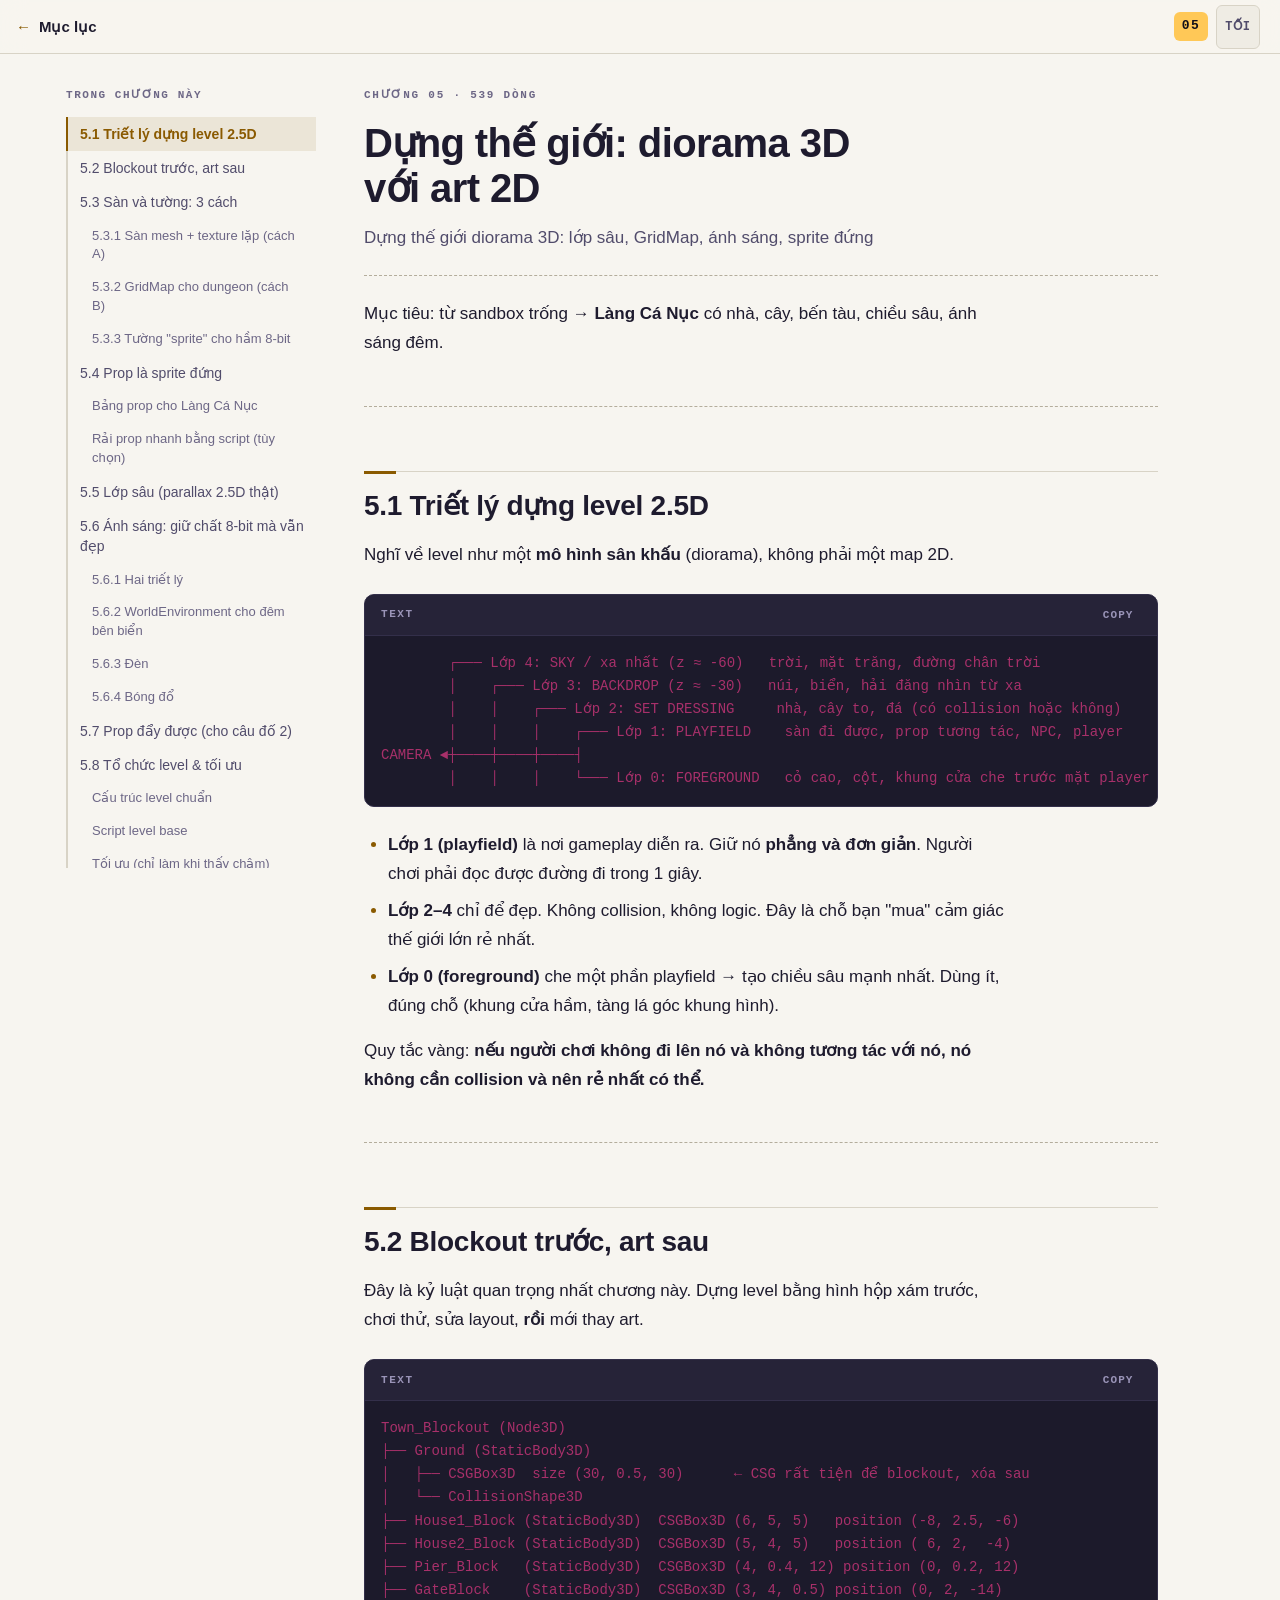
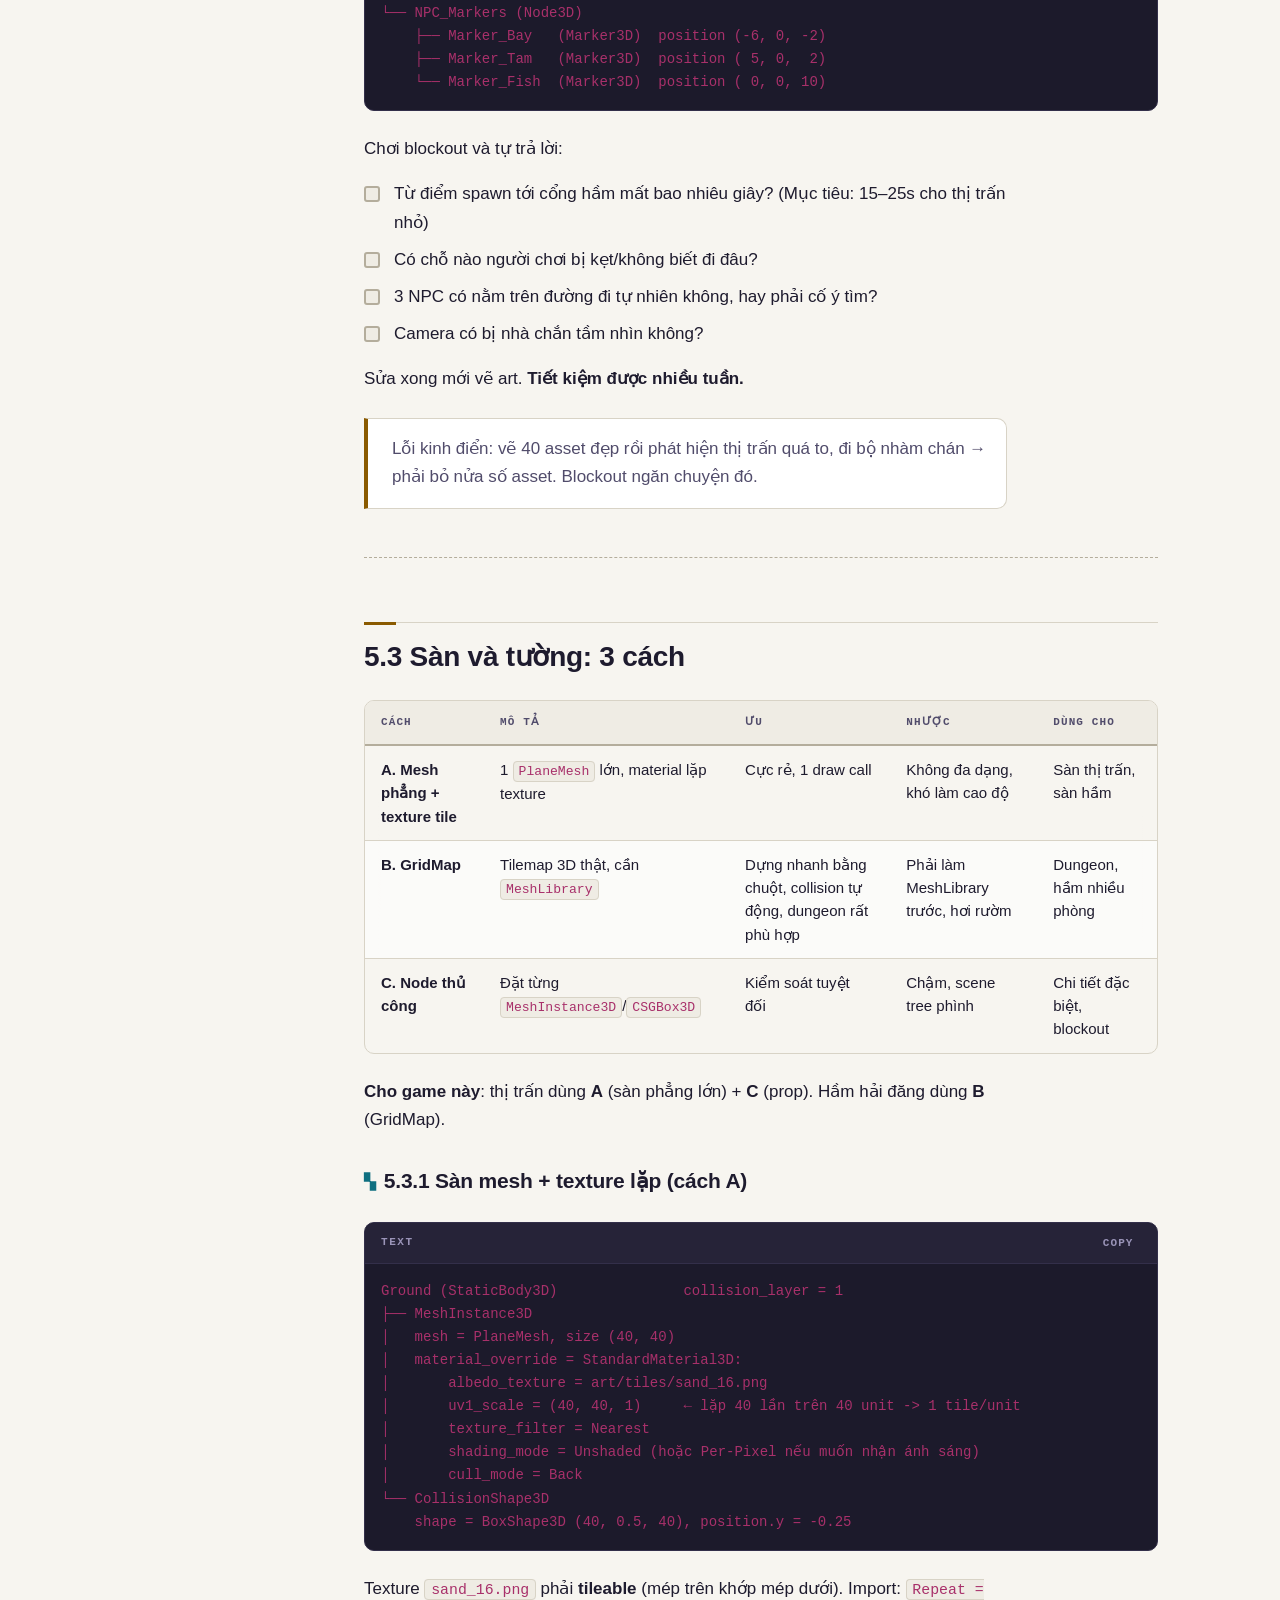
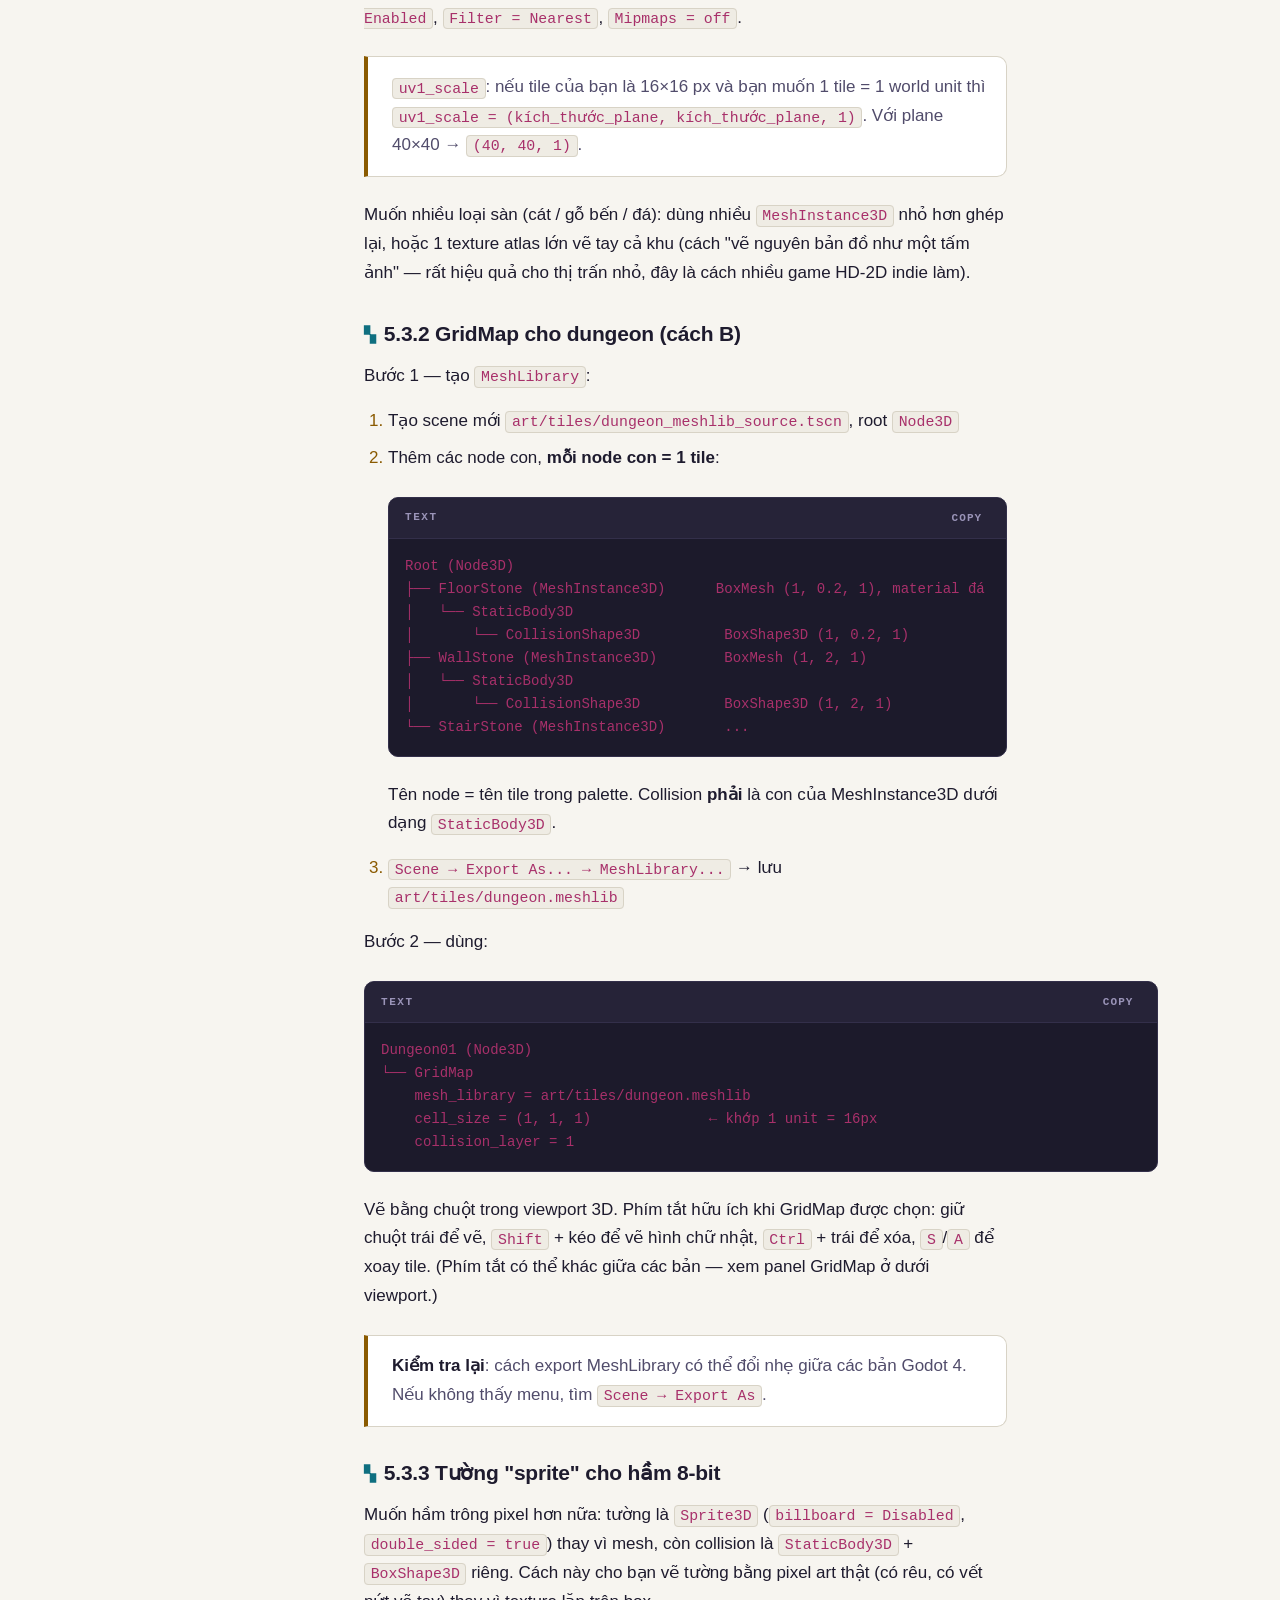
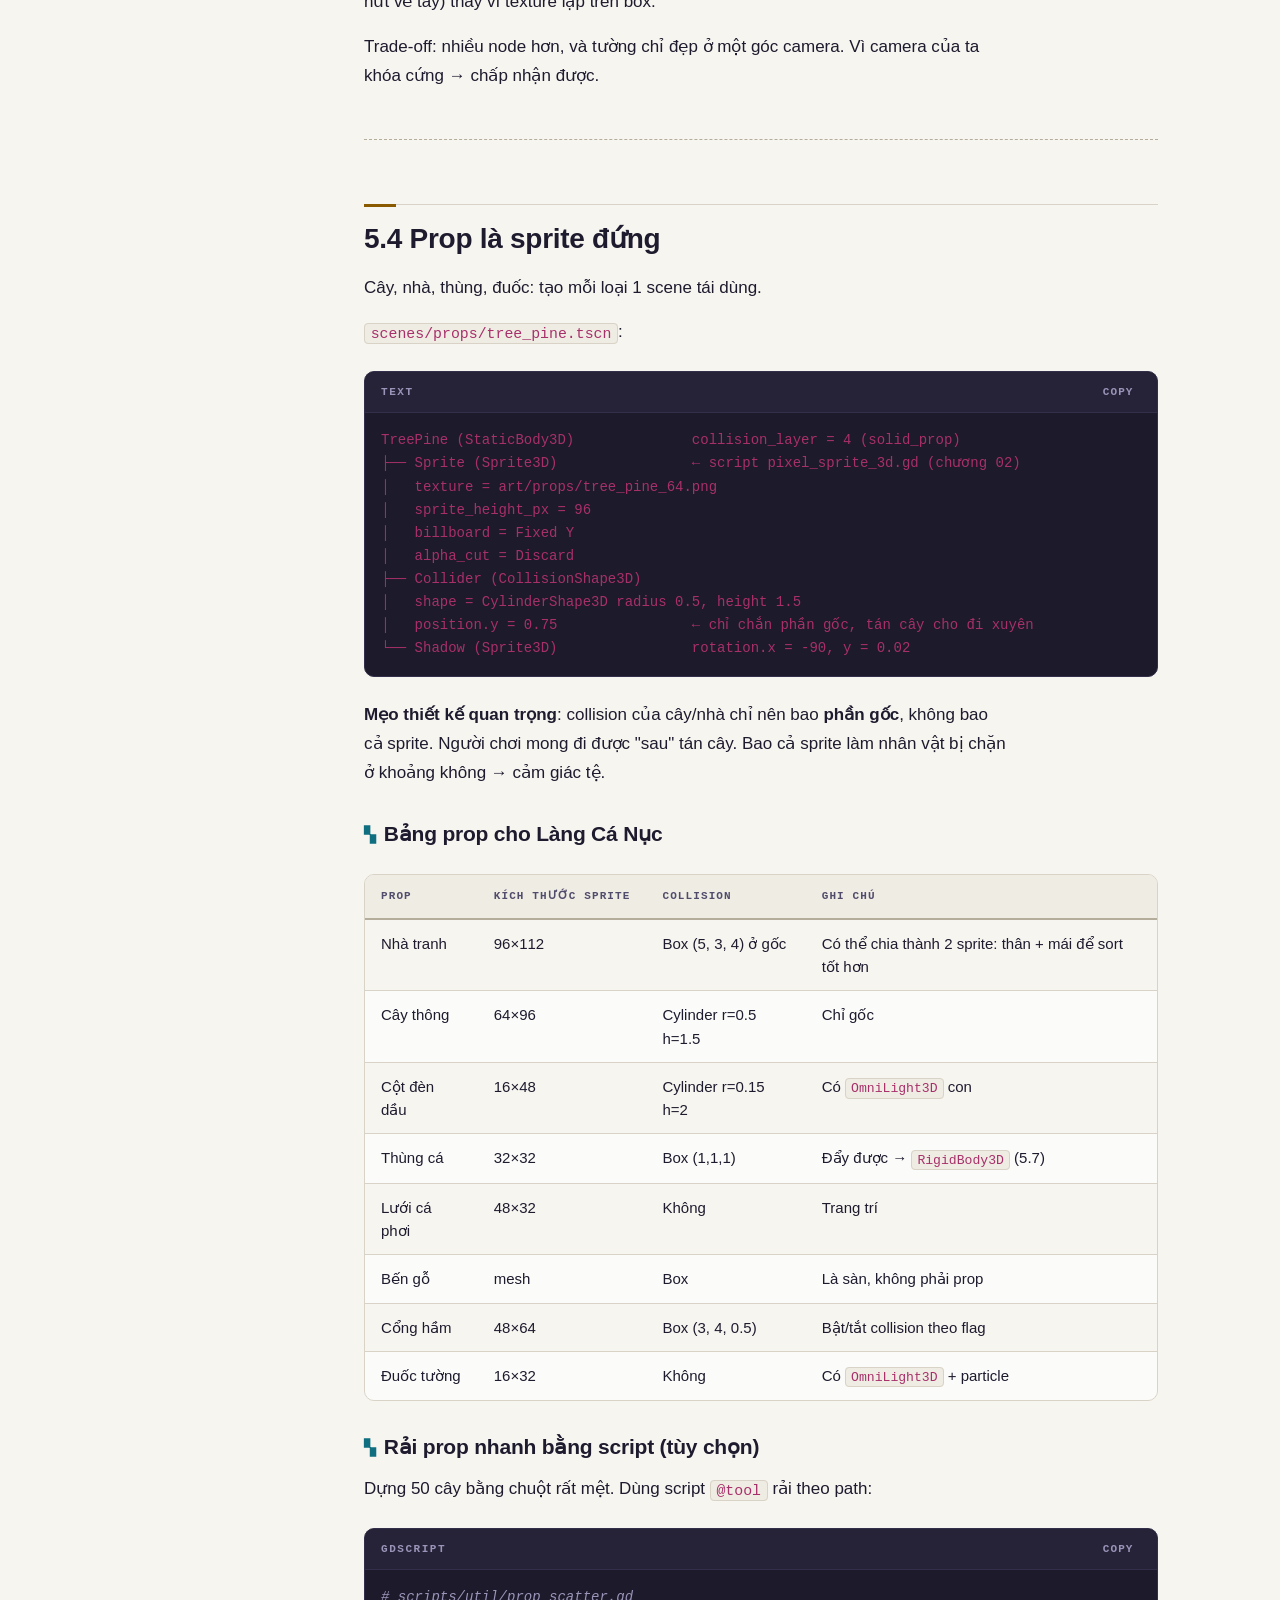
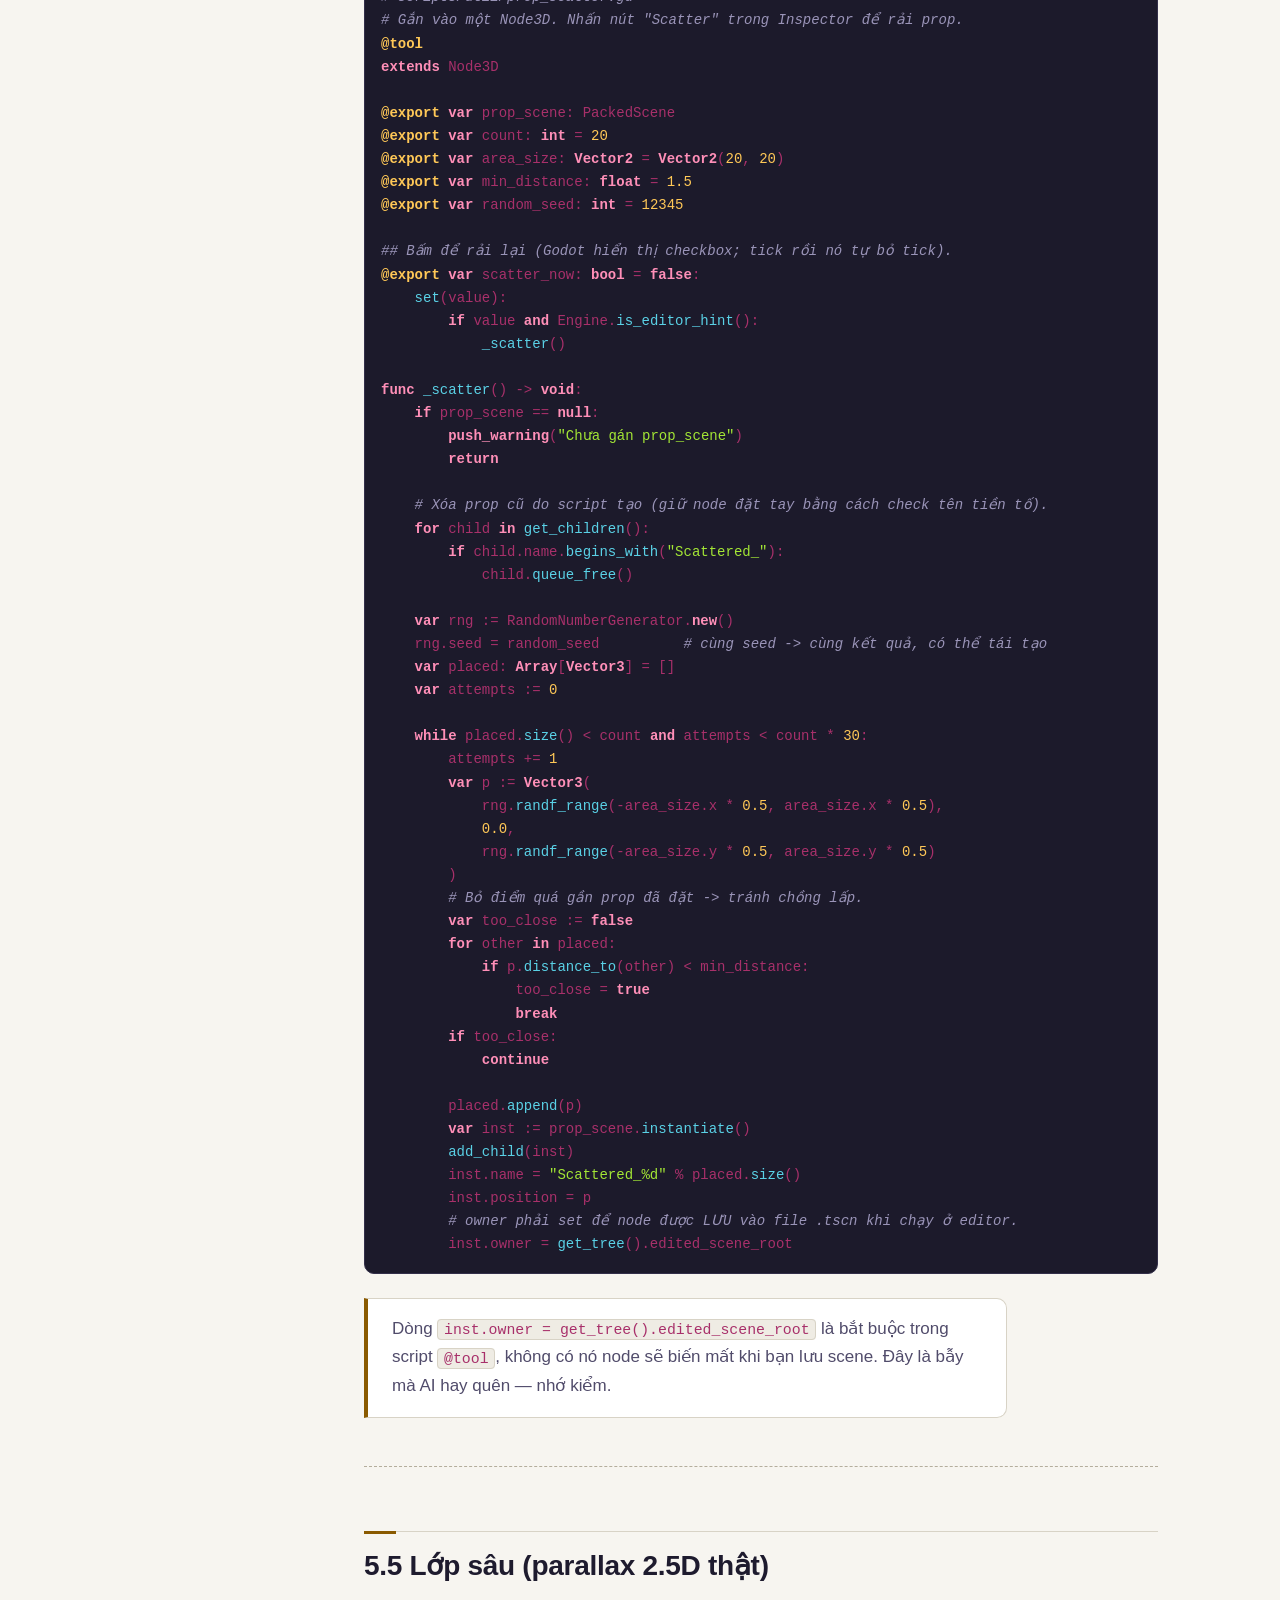
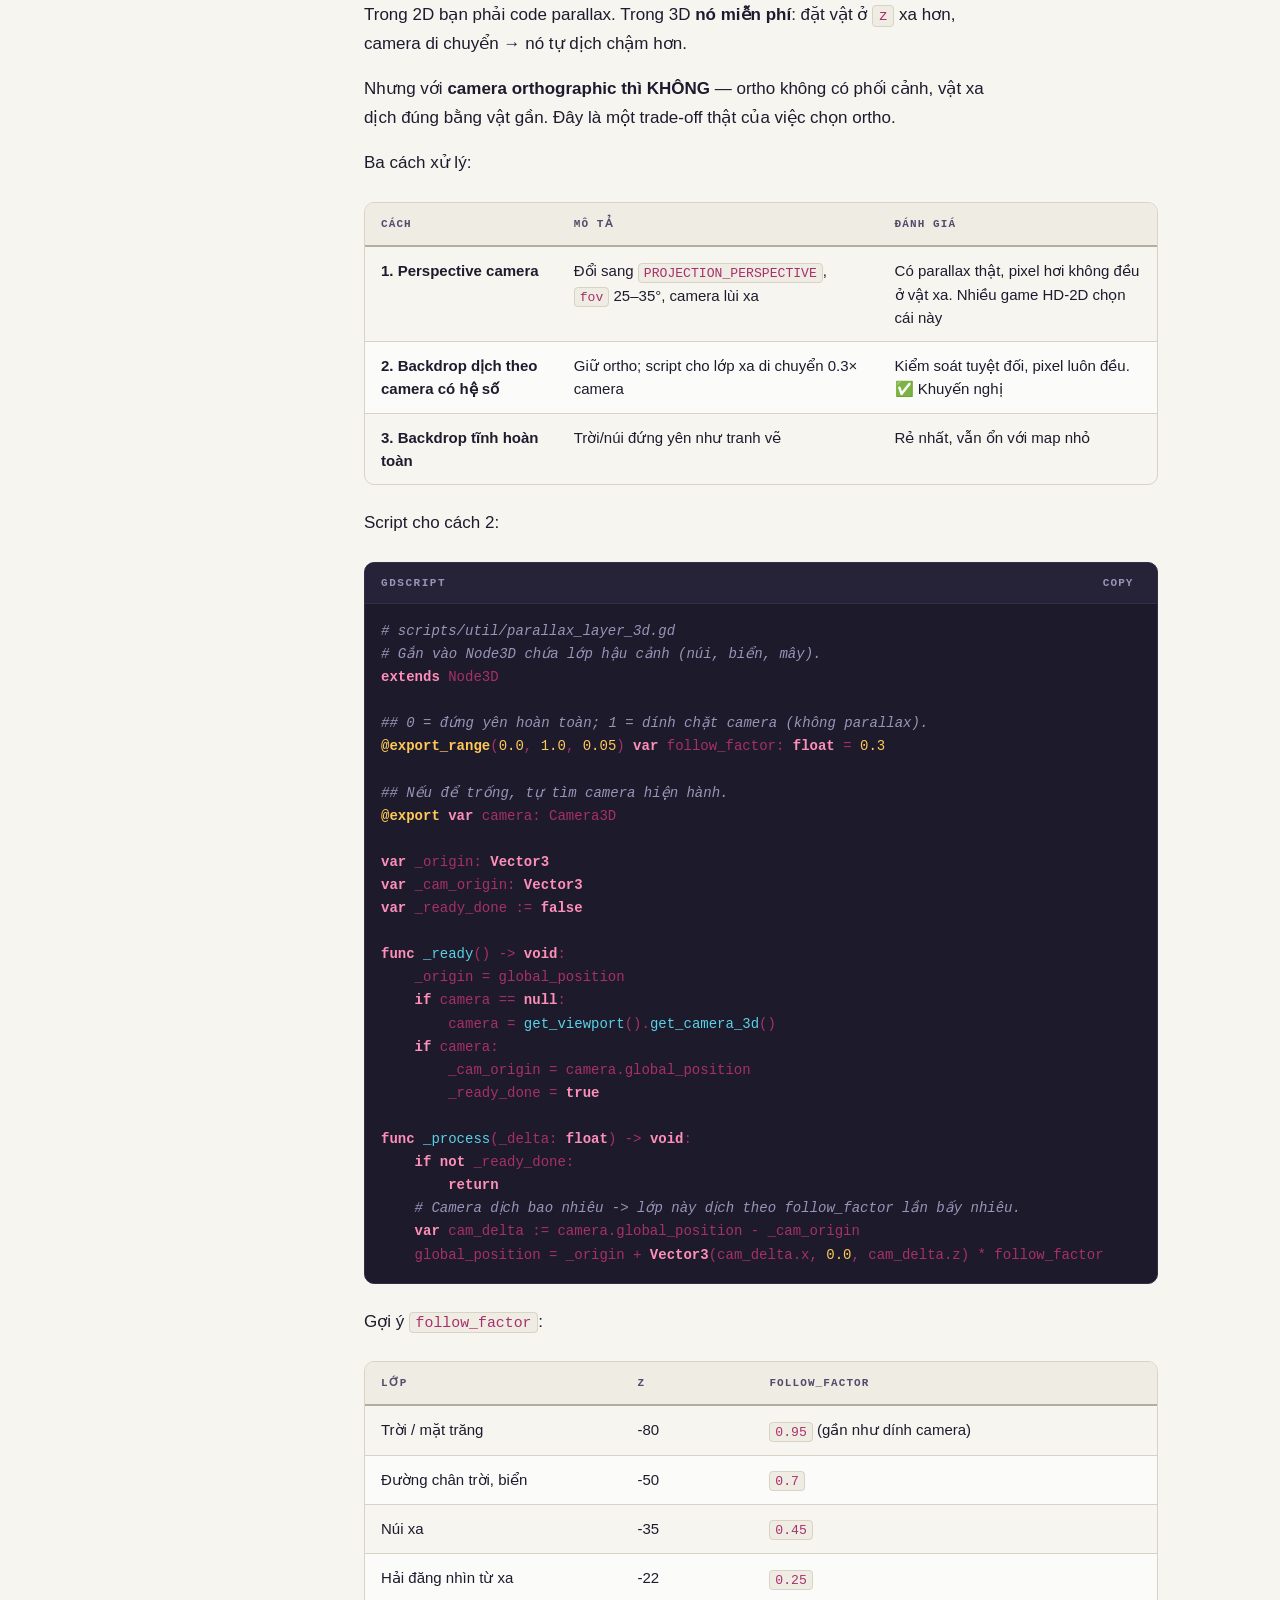
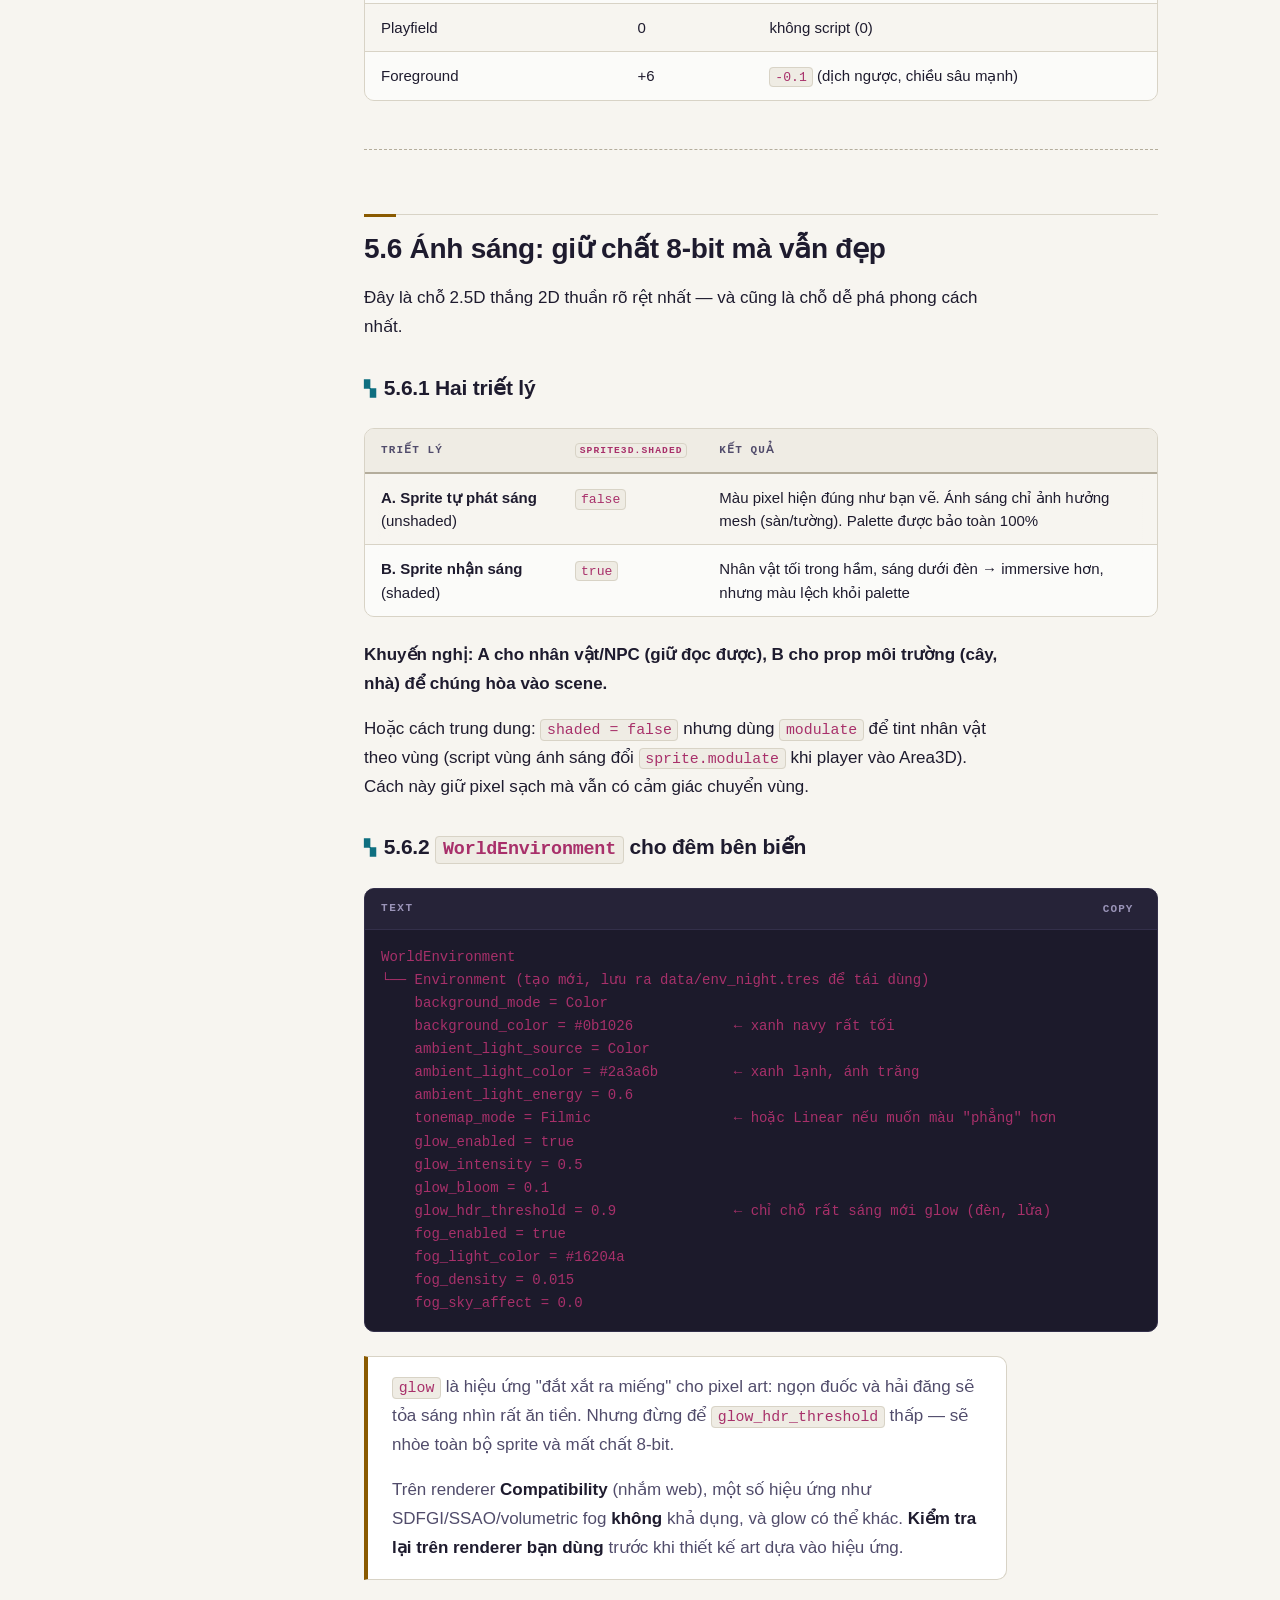
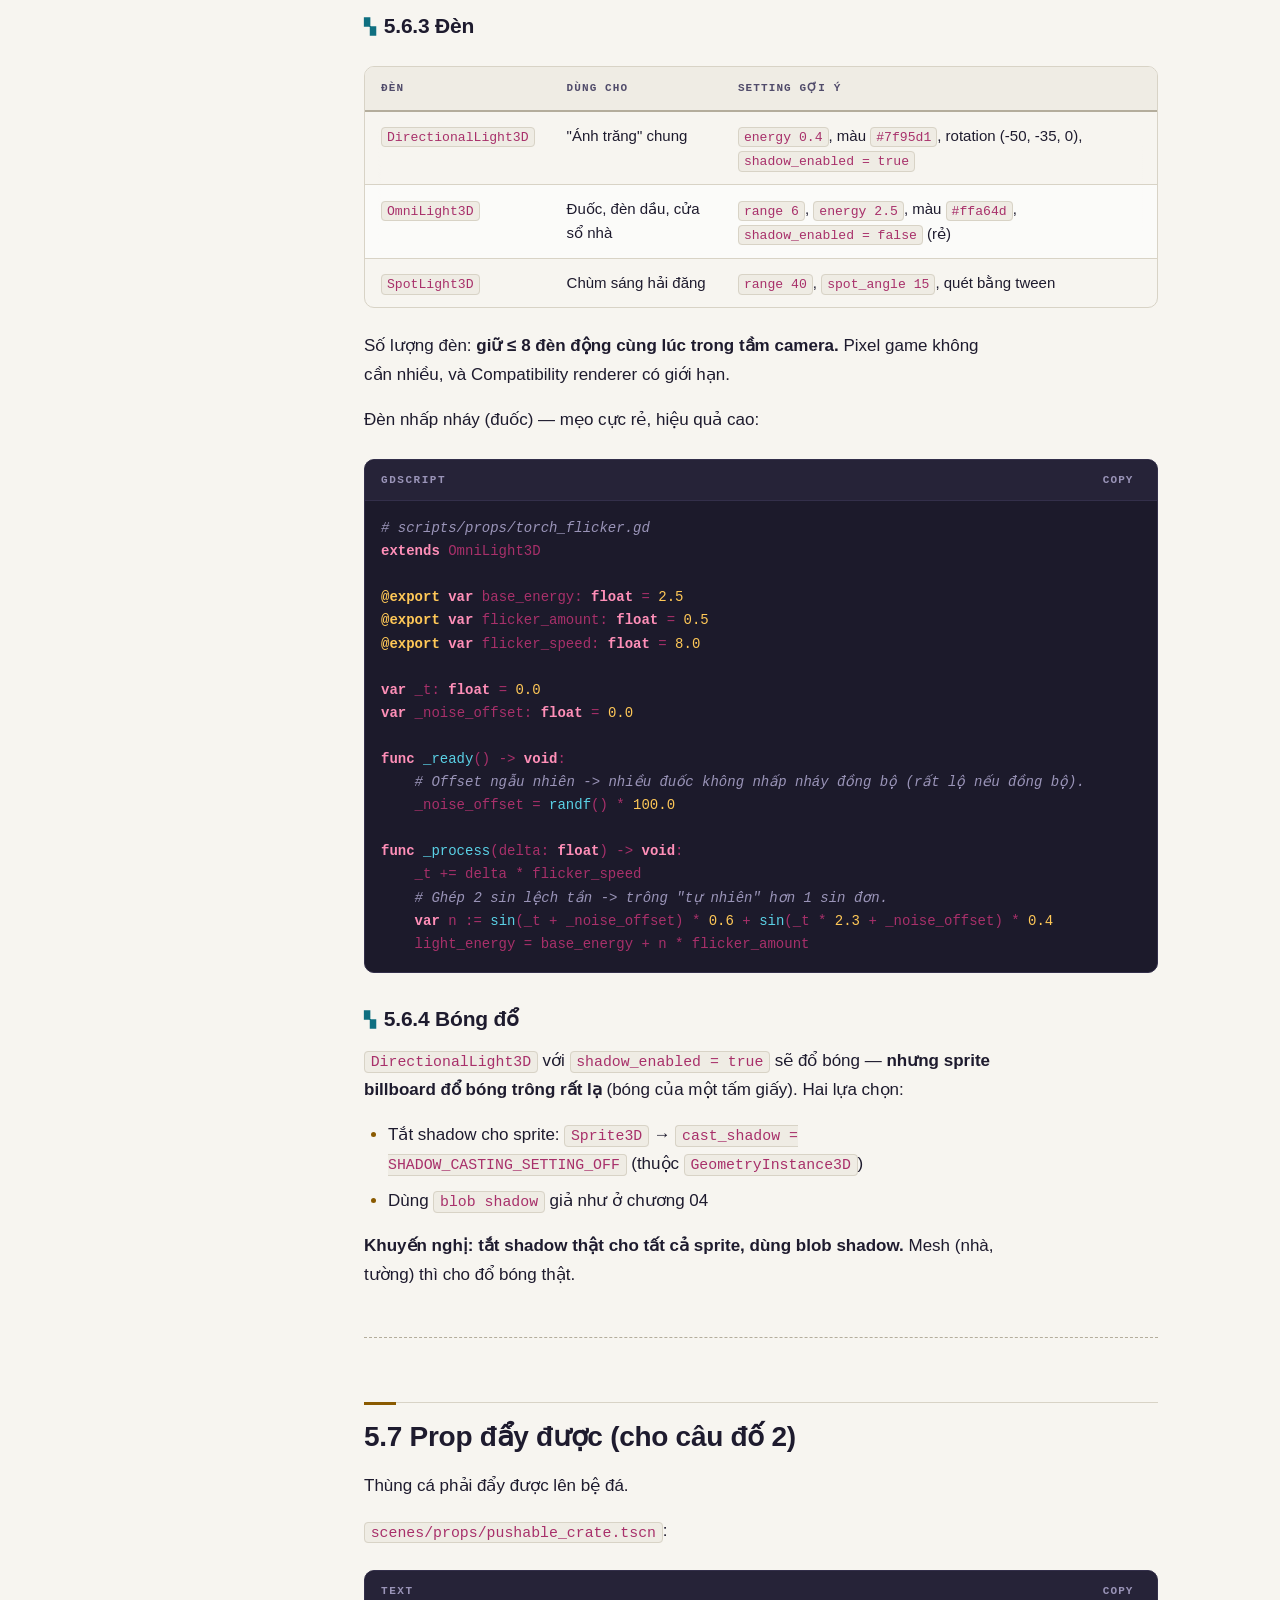
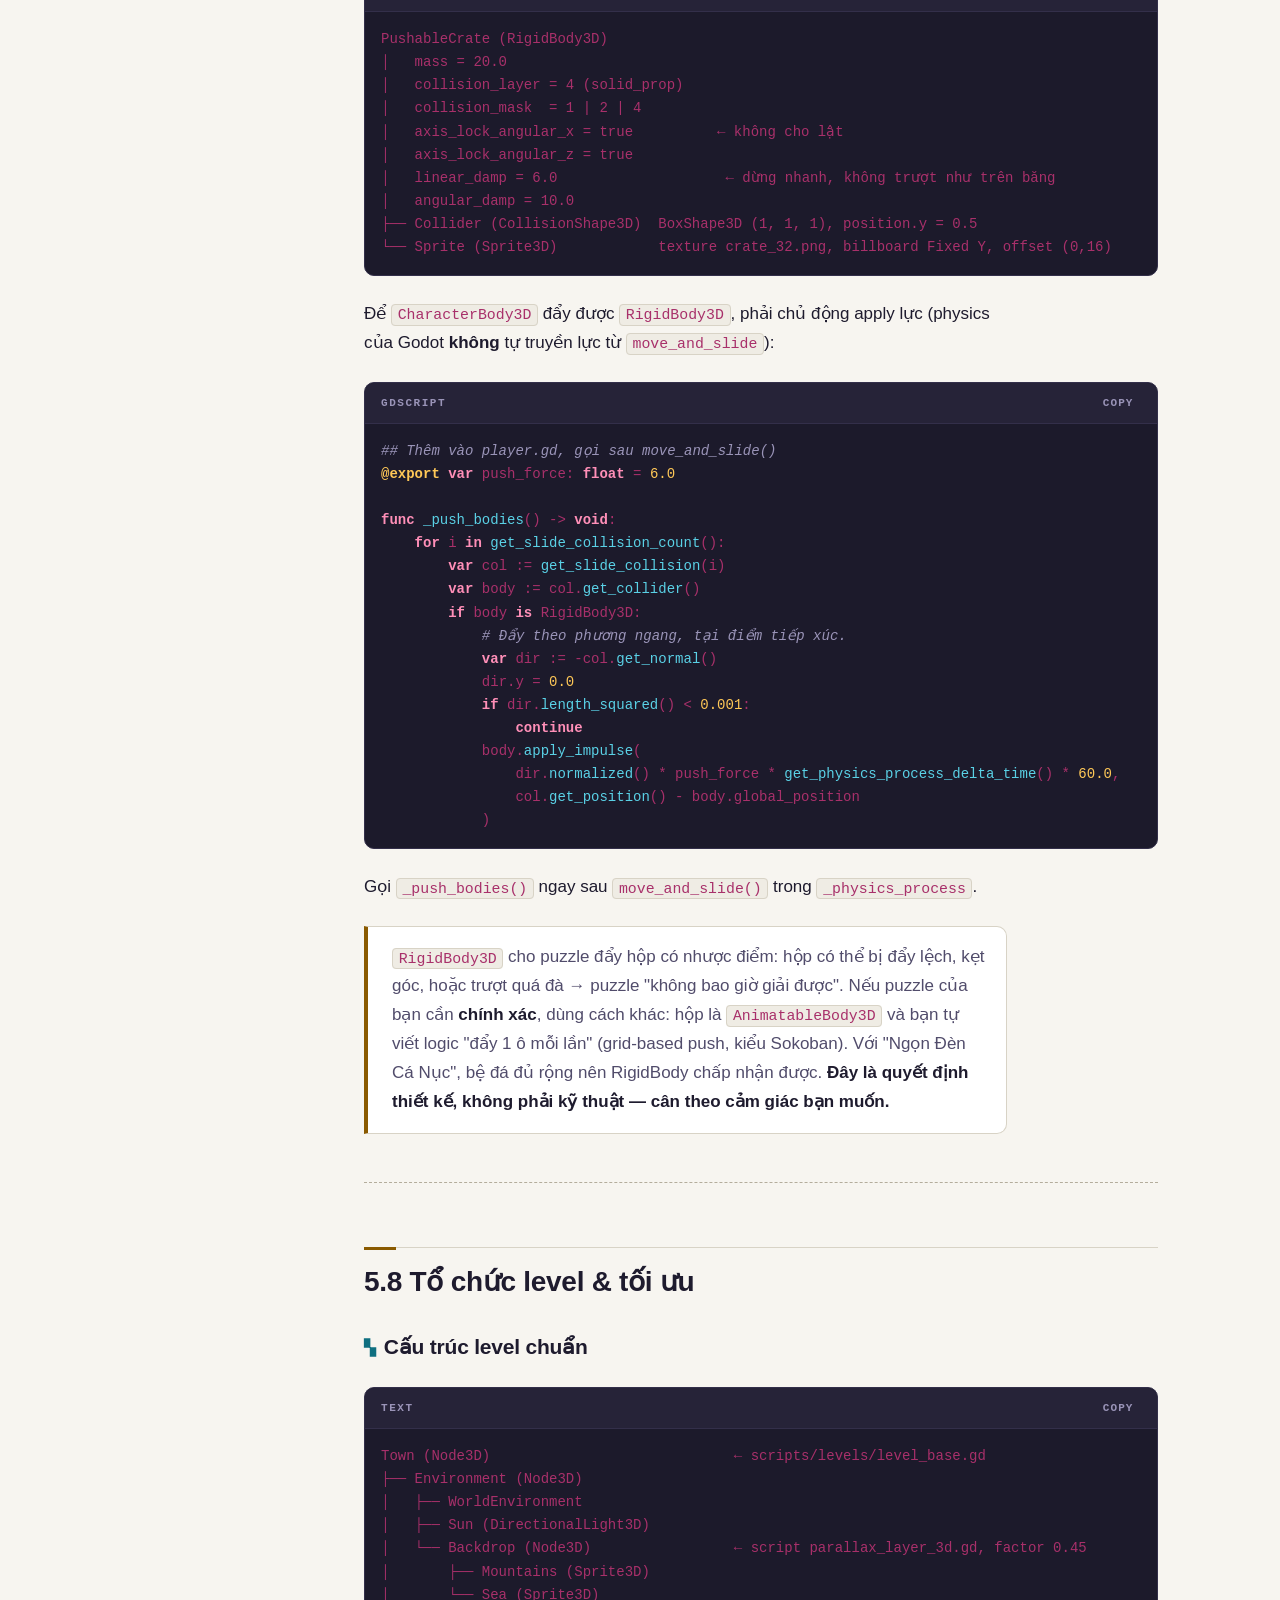
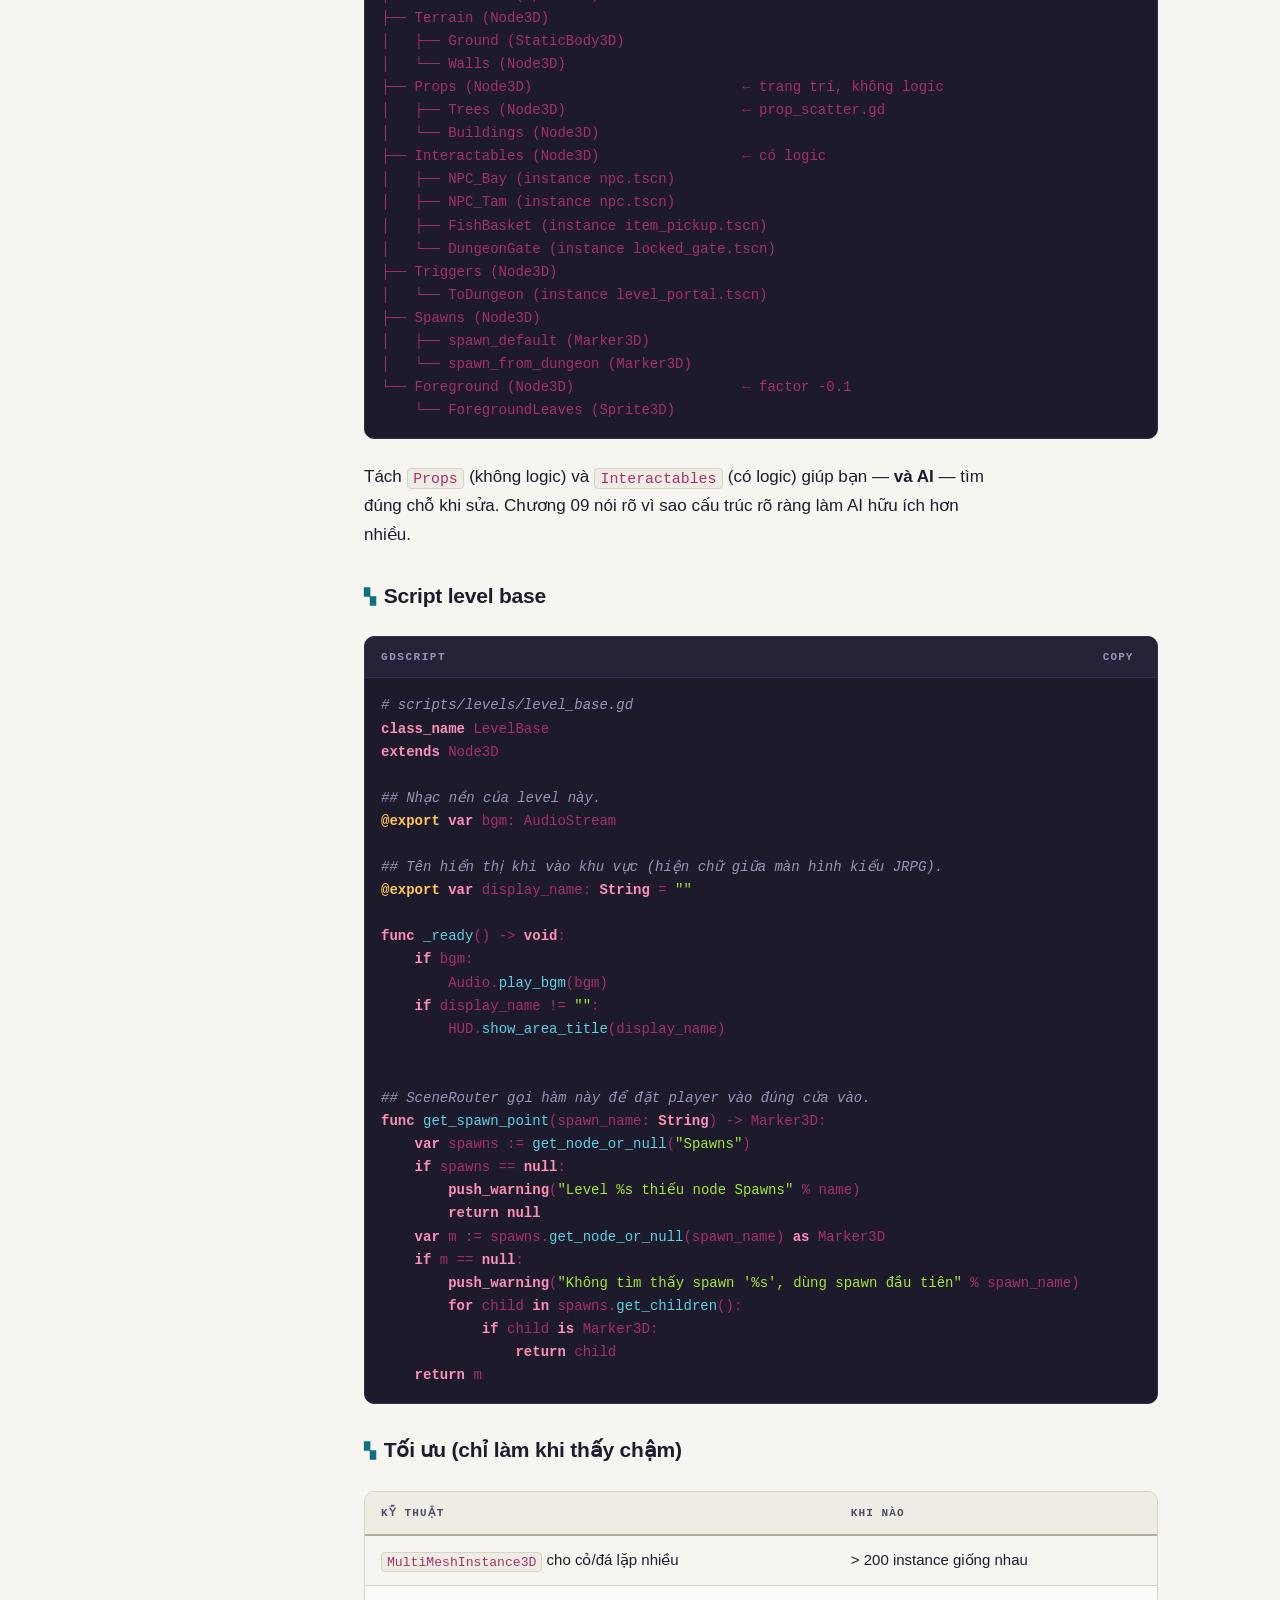
<file: docs/05-world-diorama.html>
<!DOCTYPE html>
<html lang="vi">
<head>
<meta charset="utf-8">
<meta name="viewport" content="width=device-width, initial-scale=1, viewport-fit=cover">
<meta name="color-scheme" content="dark light">
<meta name="theme-color" content="#12101a">
<meta name="description" content="Dựng thế giới diorama 3D: lớp sâu, GridMap, ánh sáng, sprite đứng">
<title>05 Dựng thế giới: diorama 3D với art 2D · Godot 4 2.5D</title>
<link rel="stylesheet" href="style.css">
<link rel="icon" href="data:image/svg+xml,%3Csvg xmlns='http://www.w3.org/2000/svg' viewBox='0 0 16 16'%3E%3Crect width='16' height='16' fill='%2312101a'/%3E%3Crect x='6' y='2' width='4' height='3' fill='%23ffc857'/%3E%3Crect x='5' y='5' width='6' height='2' fill='%23ffe3a0'/%3E%3Crect x='6' y='7' width='4' height='6' fill='%235ad1e6'/%3E%3Crect x='4' y='13' width='8' height='2' fill='%23474063'/%3E%3C/svg%3E">
<script>/* set the saved theme before first paint so there is no flash */(function(){try{var t=localStorage.getItem("g25d-theme");if(t==="light"||t==="dark")document.documentElement.setAttribute("data-theme",t);}catch(e){}})();</script>
</head>
<body class="page page--chapter">
<div class="progress" aria-hidden="true"><span class="progress__bar" id="progressBar"></span></div>

<header class="topbar">
  <a class="topbar__back" href="index.html"><span aria-hidden="true">←</span> Mục lục</a>
  <span class="topbar__num">05</span>
  <button class="iconbtn themebtn" type="button" data-theme-toggle aria-pressed="false" aria-label="Đổi nền sáng/tối">
    <span class="themebtn__txt">Sáng</span>
  </button>
  <button class="iconbtn topbar__toc" id="tocToggle" type="button" aria-expanded="false" aria-controls="tocPanel">
    <span class="topbar__toc-icon" aria-hidden="true"></span><span>Mục</span>
  </button>
</header>

<div class="shell">
  <nav class="toc" id="tocPanel" aria-label="Mục lục chương">
    <p class="toc__title">Trong chương này</p>
    <ol class="toc__list"><li class="toc__item toc__item--h2"><a href="#51-triết-lý-dựng-level-25d">5.1 Triết lý dựng level 2.5D</a></li><li class="toc__item toc__item--h2"><a href="#52-blockout-trước-art-sau">5.2 Blockout trước, art sau</a></li><li class="toc__item toc__item--h2"><a href="#53-sàn-và-tường-3-cách">5.3 Sàn và tường: 3 cách</a></li><li class="toc__item toc__item--h3"><a href="#531-sàn-mesh-texture-lặp-cách-a">5.3.1 Sàn mesh + texture lặp (cách A)</a></li><li class="toc__item toc__item--h3"><a href="#532-gridmap-cho-dungeon-cách-b">5.3.2 GridMap cho dungeon (cách B)</a></li><li class="toc__item toc__item--h3"><a href="#533-tường-sprite-cho-hầm-8-bit">5.3.3 Tường "sprite" cho hầm 8-bit</a></li><li class="toc__item toc__item--h2"><a href="#54-prop-là-sprite-đứng">5.4 Prop là sprite đứng</a></li><li class="toc__item toc__item--h3"><a href="#bảng-prop-cho-làng-cá-nục">Bảng prop cho Làng Cá Nục</a></li><li class="toc__item toc__item--h3"><a href="#rải-prop-nhanh-bằng-script-tùy-chọn">Rải prop nhanh bằng script (tùy chọn)</a></li><li class="toc__item toc__item--h2"><a href="#55-lớp-sâu-parallax-25d-thật">5.5 Lớp sâu (parallax 2.5D thật)</a></li><li class="toc__item toc__item--h2"><a href="#56-ánh-sáng-giữ-chất-8-bit-mà-vẫn-đẹp">5.6 Ánh sáng: giữ chất 8-bit mà vẫn đẹp</a></li><li class="toc__item toc__item--h3"><a href="#561-hai-triết-lý">5.6.1 Hai triết lý</a></li><li class="toc__item toc__item--h3"><a href="#562-worldenvironment-cho-đêm-bên-biển">5.6.2 WorldEnvironment cho đêm bên biển</a></li><li class="toc__item toc__item--h3"><a href="#563-đèn">5.6.3 Đèn</a></li><li class="toc__item toc__item--h3"><a href="#564-bóng-đổ">5.6.4 Bóng đổ</a></li><li class="toc__item toc__item--h2"><a href="#57-prop-đẩy-được-cho-câu-đố-2">5.7 Prop đẩy được (cho câu đố 2)</a></li><li class="toc__item toc__item--h2"><a href="#58-tổ-chức-level-tối-ưu">5.8 Tổ chức level &amp; tối ưu</a></li><li class="toc__item toc__item--h3"><a href="#cấu-trúc-level-chuẩn">Cấu trúc level chuẩn</a></li><li class="toc__item toc__item--h3"><a href="#script-level-base">Script level base</a></li><li class="toc__item toc__item--h3"><a href="#tối-ưu-chỉ-làm-khi-thấy-chậm">Tối ưu (chỉ làm khi thấy chậm)</a></li><li class="toc__item toc__item--h2"><a href="#59-bài-tập">5.9 Bài tập</a></li><li class="toc__item toc__item--h2"><a href="#510-lỗi-thường-gặp">5.10 Lỗi thường gặp</a></li></ol>
  </nav>

  <main class="main" id="main">
    <article class="prose">
      <p class="eyebrow">Chương 05 · 539 dòng</p>
      <h1 class="title">Dựng thế giới: diorama 3D với art 2D</h1>
      <p class="lede">Dựng thế giới diorama 3D: lớp sâu, GridMap, ánh sáng, sprite đứng</p>
      <hr class="rule rule--tight">
      <p>Mục tiêu: từ sandbox trống → <strong>Làng Cá Nục</strong> có nhà, cây, bến tàu, chiều sâu, ánh sáng đêm.</p><hr class="rule"><h2 id="51-triết-lý-dựng-level-25d" class="h h--2">5.1 Triết lý dựng level 2.5D<a class="anchor" href="#51-triết-lý-dựng-level-25d" aria-label="Liên kết tới mục này">#</a></h2><p>Nghĩ về level như một <strong>mô hình sân khấu</strong> (diorama), không phải một map 2D.</p><figure class="code" data-lang="text"><figcaption><span class="code__lang">Text</span><button class="code__copy" type="button" aria-label="Sao chép đoạn code"><span class="code__copy-txt">Copy</span></button></figcaption><pre><code class="lang-text">        ┌─── Lớp 4: SKY / xa nhất (z ≈ -60)   trời, mặt trăng, đường chân trời
        │    ┌─── Lớp 3: BACKDROP (z ≈ -30)   núi, biển, hải đăng nhìn từ xa
        │    │    ┌─── Lớp 2: SET DRESSING     nhà, cây to, đá (có collision hoặc không)
        │    │    │    ┌─── Lớp 1: PLAYFIELD    sàn đi được, prop tương tác, NPC, player
CAMERA ◄┼────┼────┼────┤
        │    │    │    └─── Lớp 0: FOREGROUND   cỏ cao, cột, khung cửa che trước mặt player</code></pre></figure><ul class="list"><li><strong>Lớp 1 (playfield)</strong> là nơi gameplay diễn ra. Giữ nó <strong>phẳng và đơn giản</strong>. Người chơi phải đọc được đường đi trong 1 giây.</li><li><strong>Lớp 2–4</strong> chỉ để đẹp. Không collision, không logic. Đây là chỗ bạn "mua" cảm giác thế giới lớn rẻ nhất.</li><li><strong>Lớp 0 (foreground)</strong> che một phần playfield → tạo chiều sâu mạnh nhất. Dùng ít, đúng chỗ (khung cửa hầm, tàng lá góc khung hình).</li></ul><p>Quy tắc vàng: <strong>nếu người chơi không đi lên nó và không tương tác với nó, nó không cần collision và nên rẻ nhất có thể.</strong></p><hr class="rule"><h2 id="52-blockout-trước-art-sau" class="h h--2">5.2 Blockout trước, art sau<a class="anchor" href="#52-blockout-trước-art-sau" aria-label="Liên kết tới mục này">#</a></h2><p>Đây là kỷ luật quan trọng nhất chương này. Dựng level bằng hình hộp xám trước, chơi thử, sửa layout, <strong>rồi</strong> mới thay art.</p><figure class="code" data-lang="text"><figcaption><span class="code__lang">Text</span><button class="code__copy" type="button" aria-label="Sao chép đoạn code"><span class="code__copy-txt">Copy</span></button></figcaption><pre><code class="lang-text">Town_Blockout (Node3D)
├── Ground (StaticBody3D)
│   ├── CSGBox3D  size (30, 0.5, 30)      ← CSG rất tiện để blockout, xóa sau
│   └── CollisionShape3D
├── House1_Block (StaticBody3D)  CSGBox3D (6, 5, 5)   position (-8, 2.5, -6)
├── House2_Block (StaticBody3D)  CSGBox3D (5, 4, 5)   position ( 6, 2,  -4)
├── Pier_Block   (StaticBody3D)  CSGBox3D (4, 0.4, 12) position (0, 0.2, 12)
├── GateBlock    (StaticBody3D)  CSGBox3D (3, 4, 0.5) position (0, 2, -14)
└── NPC_Markers (Node3D)
    ├── Marker_Bay   (Marker3D)  position (-6, 0, -2)
    ├── Marker_Tam   (Marker3D)  position ( 5, 0,  2)
    └── Marker_Fish  (Marker3D)  position ( 0, 0, 10)</code></pre></figure><p>Chơi blockout và tự trả lời:</p><ul class="list list--task"><li class="task"><span class="checkbox" aria-hidden="true"></span>Từ điểm spawn tới cổng hầm mất bao nhiêu giây? (Mục tiêu: 15–25s cho thị trấn nhỏ)</li><li class="task"><span class="checkbox" aria-hidden="true"></span>Có chỗ nào người chơi bị kẹt/không biết đi đâu?</li><li class="task"><span class="checkbox" aria-hidden="true"></span>3 NPC có nằm trên đường đi tự nhiên không, hay phải cố ý tìm?</li><li class="task"><span class="checkbox" aria-hidden="true"></span>Camera có bị nhà chắn tầm nhìn không?</li></ul><p>Sửa xong mới vẽ art. <strong>Tiết kiệm được nhiều tuần.</strong></p><blockquote class="note"><p>Lỗi kinh điển: vẽ 40 asset đẹp rồi phát hiện thị trấn quá to, đi bộ nhàm chán → phải bỏ nửa số asset. Blockout ngăn chuyện đó.</p></blockquote><hr class="rule"><h2 id="53-sàn-và-tường-3-cách" class="h h--2">5.3 Sàn và tường: 3 cách<a class="anchor" href="#53-sàn-và-tường-3-cách" aria-label="Liên kết tới mục này">#</a></h2><div class="table-wrap" tabindex="0" role="region" aria-label="Bảng, có thể cuộn ngang"><table><thead><tr><th>Cách</th><th>Mô tả</th><th>Ưu</th><th>Nhược</th><th>Dùng cho</th></tr></thead><tbody><tr><td><strong>A. Mesh phẳng + texture tile</strong></td><td>1 <code>PlaneMesh</code> lớn, material lặp texture</td><td>Cực rẻ, 1 draw call</td><td>Không đa dạng, khó làm cao độ</td><td>Sàn thị trấn, sàn hầm</td></tr><tr><td><strong>B. GridMap</strong></td><td>Tilemap 3D thật, cần <code>MeshLibrary</code></td><td>Dựng nhanh bằng chuột, collision tự động, dungeon rất phù hợp</td><td>Phải làm MeshLibrary trước, hơi rườm</td><td>Dungeon, hầm nhiều phòng</td></tr><tr><td><strong>C. Node thủ công</strong></td><td>Đặt từng <code>MeshInstance3D</code>/<code>CSGBox3D</code></td><td>Kiểm soát tuyệt đối</td><td>Chậm, scene tree phình</td><td>Chi tiết đặc biệt, blockout</td></tr></tbody></table></div><p><strong>Cho game này</strong>: thị trấn dùng <strong>A</strong> (sàn phẳng lớn) + <strong>C</strong> (prop). Hầm hải đăng dùng <strong>B</strong> (GridMap).</p><h3 id="531-sàn-mesh-texture-lặp-cách-a" class="h h--3">5.3.1 Sàn mesh + texture lặp (cách A)<a class="anchor" href="#531-sàn-mesh-texture-lặp-cách-a" aria-label="Liên kết tới mục này">#</a></h3><figure class="code" data-lang="text"><figcaption><span class="code__lang">Text</span><button class="code__copy" type="button" aria-label="Sao chép đoạn code"><span class="code__copy-txt">Copy</span></button></figcaption><pre><code class="lang-text">Ground (StaticBody3D)               collision_layer = 1
├── MeshInstance3D
│   mesh = PlaneMesh, size (40, 40)
│   material_override = StandardMaterial3D:
│       albedo_texture = art/tiles/sand_16.png
│       uv1_scale = (40, 40, 1)     ← lặp 40 lần trên 40 unit -&gt; 1 tile/unit
│       texture_filter = Nearest
│       shading_mode = Unshaded (hoặc Per-Pixel nếu muốn nhận ánh sáng)
│       cull_mode = Back
└── CollisionShape3D
    shape = BoxShape3D (40, 0.5, 40), position.y = -0.25</code></pre></figure><p>Texture <code>sand_16.png</code> phải <strong>tileable</strong> (mép trên khớp mép dưới). Import: <code>Repeat = Enabled</code>, <code>Filter = Nearest</code>, <code>Mipmaps = off</code>.</p><blockquote class="note"><p><code>uv1_scale</code>: nếu tile của bạn là 16×16 px và bạn muốn 1 tile = 1 world unit thì <code>uv1_scale = (kích_thước_plane, kích_thước_plane, 1)</code>. Với plane 40×40 → <code>(40, 40, 1)</code>.</p></blockquote><p>Muốn nhiều loại sàn (cát / gỗ bến / đá): dùng nhiều <code>MeshInstance3D</code> nhỏ hơn ghép lại, hoặc 1 texture atlas lớn vẽ tay cả khu (cách "vẽ nguyên bản đồ như một tấm ảnh" — rất hiệu quả cho thị trấn nhỏ, đây là cách nhiều game HD-2D indie làm).</p><h3 id="532-gridmap-cho-dungeon-cách-b" class="h h--3">5.3.2 GridMap cho dungeon (cách B)<a class="anchor" href="#532-gridmap-cho-dungeon-cách-b" aria-label="Liên kết tới mục này">#</a></h3><p>Bước 1 — tạo <code>MeshLibrary</code>:</p><ol class="list"><li>Tạo scene mới <code>art/tiles/dungeon_meshlib_source.tscn</code>, root <code>Node3D</code></li><li><p>Thêm các node con, <strong>mỗi node con = 1 tile</strong>:</p><figure class="code" data-lang="text"><figcaption><span class="code__lang">Text</span><button class="code__copy" type="button" aria-label="Sao chép đoạn code"><span class="code__copy-txt">Copy</span></button></figcaption><pre><code class="lang-text">Root (Node3D)
├── FloorStone (MeshInstance3D)      BoxMesh (1, 0.2, 1), material đá
│   └── StaticBody3D
│       └── CollisionShape3D          BoxShape3D (1, 0.2, 1)
├── WallStone (MeshInstance3D)        BoxMesh (1, 2, 1)
│   └── StaticBody3D
│       └── CollisionShape3D          BoxShape3D (1, 2, 1)
└── StairStone (MeshInstance3D)       ...</code></pre></figure><p>Tên node = tên tile trong palette. Collision <strong>phải</strong> là con của MeshInstance3D dưới dạng <code>StaticBody3D</code>.</p></li><li><code>Scene → Export As... → MeshLibrary...</code> → lưu <code>art/tiles/dungeon.meshlib</code></li></ol><p>Bước 2 — dùng:</p><figure class="code" data-lang="text"><figcaption><span class="code__lang">Text</span><button class="code__copy" type="button" aria-label="Sao chép đoạn code"><span class="code__copy-txt">Copy</span></button></figcaption><pre><code class="lang-text">Dungeon01 (Node3D)
└── GridMap
    mesh_library = art/tiles/dungeon.meshlib
    cell_size = (1, 1, 1)              ← khớp 1 unit = 16px
    collision_layer = 1</code></pre></figure><p>Vẽ bằng chuột trong viewport 3D. Phím tắt hữu ích khi GridMap được chọn: giữ chuột trái để vẽ, <code>Shift</code> + kéo để vẽ hình chữ nhật, <code>Ctrl</code> + trái để xóa, <code>S</code>/<code>A</code> để xoay tile. (Phím tắt có thể khác giữa các bản — xem panel GridMap ở dưới viewport.)</p><blockquote class="note"><p><strong>Kiểm tra lại</strong>: cách export MeshLibrary có thể đổi nhẹ giữa các bản Godot 4. Nếu không thấy menu, tìm <code>Scene → Export As</code>.</p></blockquote><h3 id="533-tường-sprite-cho-hầm-8-bit" class="h h--3">5.3.3 Tường "sprite" cho hầm 8-bit<a class="anchor" href="#533-tường-sprite-cho-hầm-8-bit" aria-label="Liên kết tới mục này">#</a></h3><p>Muốn hầm trông pixel hơn nữa: tường là <code>Sprite3D</code> (<code>billboard = Disabled</code>, <code>double_sided = true</code>) thay vì mesh, còn collision là <code>StaticBody3D</code> + <code>BoxShape3D</code> riêng. Cách này cho bạn vẽ tường bằng pixel art thật (có rêu, có vết nứt vẽ tay) thay vì texture lặp trên box.</p><p>Trade-off: nhiều node hơn, và tường chỉ đẹp ở một góc camera. Vì camera của ta khóa cứng → chấp nhận được.</p><hr class="rule"><h2 id="54-prop-là-sprite-đứng" class="h h--2">5.4 Prop là sprite đứng<a class="anchor" href="#54-prop-là-sprite-đứng" aria-label="Liên kết tới mục này">#</a></h2><p>Cây, nhà, thùng, đuốc: tạo mỗi loại 1 scene tái dùng.</p><p><code>scenes/props/tree_pine.tscn</code>:</p><figure class="code" data-lang="text"><figcaption><span class="code__lang">Text</span><button class="code__copy" type="button" aria-label="Sao chép đoạn code"><span class="code__copy-txt">Copy</span></button></figcaption><pre><code class="lang-text">TreePine (StaticBody3D)              collision_layer = 4 (solid_prop)
├── Sprite (Sprite3D)                ← script pixel_sprite_3d.gd (chương 02)
│   texture = art/props/tree_pine_64.png
│   sprite_height_px = 96
│   billboard = Fixed Y
│   alpha_cut = Discard
├── Collider (CollisionShape3D)
│   shape = CylinderShape3D radius 0.5, height 1.5
│   position.y = 0.75                ← chỉ chắn phần gốc, tán cây cho đi xuyên
└── Shadow (Sprite3D)                rotation.x = -90, y = 0.02</code></pre></figure><p><strong>Mẹo thiết kế quan trọng</strong>: collision của cây/nhà chỉ nên bao <strong>phần gốc</strong>, không bao cả sprite. Người chơi mong đi được "sau" tán cây. Bao cả sprite làm nhân vật bị chặn ở khoảng không → cảm giác tệ.</p><h3 id="bảng-prop-cho-làng-cá-nục" class="h h--3">Bảng prop cho Làng Cá Nục<a class="anchor" href="#bảng-prop-cho-làng-cá-nục" aria-label="Liên kết tới mục này">#</a></h3><div class="table-wrap" tabindex="0" role="region" aria-label="Bảng, có thể cuộn ngang"><table><thead><tr><th>Prop</th><th>Kích thước sprite</th><th>Collision</th><th>Ghi chú</th></tr></thead><tbody><tr><td>Nhà tranh</td><td>96×112</td><td>Box (5, 3, 4) ở gốc</td><td>Có thể chia thành 2 sprite: thân + mái để sort tốt hơn</td></tr><tr><td>Cây thông</td><td>64×96</td><td>Cylinder r=0.5 h=1.5</td><td>Chỉ gốc</td></tr><tr><td>Cột đèn dầu</td><td>16×48</td><td>Cylinder r=0.15 h=2</td><td>Có <code>OmniLight3D</code> con</td></tr><tr><td>Thùng cá</td><td>32×32</td><td>Box (1,1,1)</td><td>Đẩy được → <code>RigidBody3D</code> (5.7)</td></tr><tr><td>Lưới cá phơi</td><td>48×32</td><td>Không</td><td>Trang trí</td></tr><tr><td>Bến gỗ</td><td>mesh</td><td>Box</td><td>Là sàn, không phải prop</td></tr><tr><td>Cổng hầm</td><td>48×64</td><td>Box (3, 4, 0.5)</td><td>Bật/tắt collision theo flag</td></tr><tr><td>Đuốc tường</td><td>16×32</td><td>Không</td><td>Có <code>OmniLight3D</code> + particle</td></tr></tbody></table></div><h3 id="rải-prop-nhanh-bằng-script-tùy-chọn" class="h h--3">Rải prop nhanh bằng script (tùy chọn)<a class="anchor" href="#rải-prop-nhanh-bằng-script-tùy-chọn" aria-label="Liên kết tới mục này">#</a></h3><p>Dựng 50 cây bằng chuột rất mệt. Dùng script <code>@tool</code> rải theo path:</p><figure class="code" data-lang="gdscript"><figcaption><span class="code__lang">GDScript</span><button class="code__copy" type="button" aria-label="Sao chép đoạn code"><span class="code__copy-txt">Copy</span></button></figcaption><pre><code class="lang-gdscript"># scripts/util/prop_scatter.gd
# Gắn vào một Node3D. Nhấn nút "Scatter" trong Inspector để rải prop.
@tool
extends Node3D

@export var prop_scene: PackedScene
@export var count: int = 20
@export var area_size: Vector2 = Vector2(20, 20)
@export var min_distance: float = 1.5
@export var random_seed: int = 12345

## Bấm để rải lại (Godot hiển thị checkbox; tick rồi nó tự bỏ tick).
@export var scatter_now: bool = false:
	set(value):
		if value and Engine.is_editor_hint():
			_scatter()

func _scatter() -&gt; void:
	if prop_scene == null:
		push_warning("Chưa gán prop_scene")
		return

	# Xóa prop cũ do script tạo (giữ node đặt tay bằng cách check tên tiền tố).
	for child in get_children():
		if child.name.begins_with("Scattered_"):
			child.queue_free()

	var rng := RandomNumberGenerator.new()
	rng.seed = random_seed          # cùng seed -&gt; cùng kết quả, có thể tái tạo
	var placed: Array[Vector3] = []
	var attempts := 0

	while placed.size() &lt; count and attempts &lt; count * 30:
		attempts += 1
		var p := Vector3(
			rng.randf_range(-area_size.x * 0.5, area_size.x * 0.5),
			0.0,
			rng.randf_range(-area_size.y * 0.5, area_size.y * 0.5)
		)
		# Bỏ điểm quá gần prop đã đặt -&gt; tránh chồng lấp.
		var too_close := false
		for other in placed:
			if p.distance_to(other) &lt; min_distance:
				too_close = true
				break
		if too_close:
			continue

		placed.append(p)
		var inst := prop_scene.instantiate()
		add_child(inst)
		inst.name = "Scattered_%d" % placed.size()
		inst.position = p
		# owner phải set để node được LƯU vào file .tscn khi chạy ở editor.
		inst.owner = get_tree().edited_scene_root</code></pre></figure><blockquote class="note"><p>Dòng <code>inst.owner = get_tree().edited_scene_root</code> là bắt buộc trong script <code>@tool</code>, không có nó node sẽ biến mất khi bạn lưu scene. Đây là bẫy mà AI hay quên — nhớ kiểm.</p></blockquote><hr class="rule"><h2 id="55-lớp-sâu-parallax-25d-thật" class="h h--2">5.5 Lớp sâu (parallax 2.5D thật)<a class="anchor" href="#55-lớp-sâu-parallax-25d-thật" aria-label="Liên kết tới mục này">#</a></h2><p>Trong 2D bạn phải code parallax. Trong 3D <strong>nó miễn phí</strong>: đặt vật ở <code>z</code> xa hơn, camera di chuyển → nó tự dịch chậm hơn.</p><p>Nhưng với <strong>camera orthographic thì KHÔNG</strong> — ortho không có phối cảnh, vật xa dịch đúng bằng vật gần. Đây là một trade-off thật của việc chọn ortho.</p><p>Ba cách xử lý:</p><div class="table-wrap" tabindex="0" role="region" aria-label="Bảng, có thể cuộn ngang"><table><thead><tr><th>Cách</th><th>Mô tả</th><th>Đánh giá</th></tr></thead><tbody><tr><td><strong>1. Perspective camera</strong></td><td>Đổi sang <code>PROJECTION_PERSPECTIVE</code>, <code>fov</code> 25–35°, camera lùi xa</td><td>Có parallax thật, pixel hơi không đều ở vật xa. Nhiều game HD-2D chọn cái này</td></tr><tr><td><strong>2. Backdrop dịch theo camera có hệ số</strong></td><td>Giữ ortho; script cho lớp xa di chuyển 0.3× camera</td><td>Kiểm soát tuyệt đối, pixel luôn đều. ✅ Khuyến nghị</td></tr><tr><td><strong>3. Backdrop tĩnh hoàn toàn</strong></td><td>Trời/núi đứng yên như tranh vẽ</td><td>Rẻ nhất, vẫn ổn với map nhỏ</td></tr></tbody></table></div><p>Script cho cách 2:</p><figure class="code" data-lang="gdscript"><figcaption><span class="code__lang">GDScript</span><button class="code__copy" type="button" aria-label="Sao chép đoạn code"><span class="code__copy-txt">Copy</span></button></figcaption><pre><code class="lang-gdscript"># scripts/util/parallax_layer_3d.gd
# Gắn vào Node3D chứa lớp hậu cảnh (núi, biển, mây).
extends Node3D

## 0 = đứng yên hoàn toàn; 1 = dính chặt camera (không parallax).
@export_range(0.0, 1.0, 0.05) var follow_factor: float = 0.3

## Nếu để trống, tự tìm camera hiện hành.
@export var camera: Camera3D

var _origin: Vector3
var _cam_origin: Vector3
var _ready_done := false

func _ready() -&gt; void:
	_origin = global_position
	if camera == null:
		camera = get_viewport().get_camera_3d()
	if camera:
		_cam_origin = camera.global_position
		_ready_done = true

func _process(_delta: float) -&gt; void:
	if not _ready_done:
		return
	# Camera dịch bao nhiêu -&gt; lớp này dịch theo follow_factor lần bấy nhiêu.
	var cam_delta := camera.global_position - _cam_origin
	global_position = _origin + Vector3(cam_delta.x, 0.0, cam_delta.z) * follow_factor</code></pre></figure><p>Gợi ý <code>follow_factor</code>:</p><div class="table-wrap" tabindex="0" role="region" aria-label="Bảng, có thể cuộn ngang"><table><thead><tr><th>Lớp</th><th>z</th><th>follow_factor</th></tr></thead><tbody><tr><td>Trời / mặt trăng</td><td>-80</td><td><code>0.95</code> (gần như dính camera)</td></tr><tr><td>Đường chân trời, biển</td><td>-50</td><td><code>0.7</code></td></tr><tr><td>Núi xa</td><td>-35</td><td><code>0.45</code></td></tr><tr><td>Hải đăng nhìn từ xa</td><td>-22</td><td><code>0.25</code></td></tr><tr><td>Playfield</td><td>0</td><td>không script (0)</td></tr><tr><td>Foreground</td><td>+6</td><td><code>-0.1</code> (dịch ngược, chiều sâu mạnh)</td></tr></tbody></table></div><hr class="rule"><h2 id="56-ánh-sáng-giữ-chất-8-bit-mà-vẫn-đẹp" class="h h--2">5.6 Ánh sáng: giữ chất 8-bit mà vẫn đẹp<a class="anchor" href="#56-ánh-sáng-giữ-chất-8-bit-mà-vẫn-đẹp" aria-label="Liên kết tới mục này">#</a></h2><p>Đây là chỗ 2.5D thắng 2D thuần rõ rệt nhất — và cũng là chỗ dễ phá phong cách nhất.</p><h3 id="561-hai-triết-lý" class="h h--3">5.6.1 Hai triết lý<a class="anchor" href="#561-hai-triết-lý" aria-label="Liên kết tới mục này">#</a></h3><div class="table-wrap" tabindex="0" role="region" aria-label="Bảng, có thể cuộn ngang"><table><thead><tr><th>Triết lý</th><th><code>Sprite3D.shaded</code></th><th>Kết quả</th></tr></thead><tbody><tr><td><strong>A. Sprite tự phát sáng</strong> (unshaded)</td><td><code>false</code></td><td>Màu pixel hiện đúng như bạn vẽ. Ánh sáng chỉ ảnh hưởng mesh (sàn/tường). Palette được bảo toàn 100%</td></tr><tr><td><strong>B. Sprite nhận sáng</strong> (shaded)</td><td><code>true</code></td><td>Nhân vật tối trong hầm, sáng dưới đèn → immersive hơn, nhưng màu lệch khỏi palette</td></tr></tbody></table></div><p><strong>Khuyến nghị: A cho nhân vật/NPC (giữ đọc được), B cho prop môi trường (cây, nhà) để chúng hòa vào scene.</strong></p><p>Hoặc cách trung dung: <code>shaded = false</code> nhưng dùng <code>modulate</code> để tint nhân vật theo vùng (script vùng ánh sáng đổi <code>sprite.modulate</code> khi player vào Area3D). Cách này giữ pixel sạch mà vẫn có cảm giác chuyển vùng.</p><h3 id="562-worldenvironment-cho-đêm-bên-biển" class="h h--3">5.6.2 <code>WorldEnvironment</code> cho đêm bên biển<a class="anchor" href="#562-worldenvironment-cho-đêm-bên-biển" aria-label="Liên kết tới mục này">#</a></h3><figure class="code" data-lang="text"><figcaption><span class="code__lang">Text</span><button class="code__copy" type="button" aria-label="Sao chép đoạn code"><span class="code__copy-txt">Copy</span></button></figcaption><pre><code class="lang-text">WorldEnvironment
└── Environment (tạo mới, lưu ra data/env_night.tres để tái dùng)
    background_mode = Color
    background_color = #0b1026            ← xanh navy rất tối
    ambient_light_source = Color
    ambient_light_color = #2a3a6b         ← xanh lạnh, ánh trăng
    ambient_light_energy = 0.6
    tonemap_mode = Filmic                 ← hoặc Linear nếu muốn màu "phẳng" hơn
    glow_enabled = true
    glow_intensity = 0.5
    glow_bloom = 0.1
    glow_hdr_threshold = 0.9              ← chỉ chỗ rất sáng mới glow (đèn, lửa)
    fog_enabled = true
    fog_light_color = #16204a
    fog_density = 0.015
    fog_sky_affect = 0.0</code></pre></figure><blockquote class="note"><p><code>glow</code> là hiệu ứng "đắt xắt ra miếng" cho pixel art: ngọn đuốc và hải đăng sẽ tỏa sáng nhìn rất ăn tiền. Nhưng đừng để <code>glow_hdr_threshold</code> thấp — sẽ nhòe toàn bộ sprite và mất chất 8-bit.</p><p>Trên renderer <strong>Compatibility</strong> (nhắm web), một số hiệu ứng như SDFGI/SSAO/volumetric fog <strong>không</strong> khả dụng, và glow có thể khác. <strong>Kiểm tra lại trên renderer bạn dùng</strong> trước khi thiết kế art dựa vào hiệu ứng.</p></blockquote><h3 id="563-đèn" class="h h--3">5.6.3 Đèn<a class="anchor" href="#563-đèn" aria-label="Liên kết tới mục này">#</a></h3><div class="table-wrap" tabindex="0" role="region" aria-label="Bảng, có thể cuộn ngang"><table><thead><tr><th>Đèn</th><th>Dùng cho</th><th>Setting gợi ý</th></tr></thead><tbody><tr><td><code>DirectionalLight3D</code></td><td>"Ánh trăng" chung</td><td><code>energy 0.4</code>, màu <code>#7f95d1</code>, rotation (-50, -35, 0), <code>shadow_enabled = true</code></td></tr><tr><td><code>OmniLight3D</code></td><td>Đuốc, đèn dầu, cửa sổ nhà</td><td><code>range 6</code>, <code>energy 2.5</code>, màu <code>#ffa64d</code>, <code>shadow_enabled = false</code> (rẻ)</td></tr><tr><td><code>SpotLight3D</code></td><td>Chùm sáng hải đăng</td><td><code>range 40</code>, <code>spot_angle 15</code>, quét bằng tween</td></tr></tbody></table></div><p>Số lượng đèn: <strong>giữ ≤ 8 đèn động cùng lúc trong tầm camera.</strong> Pixel game không cần nhiều, và Compatibility renderer có giới hạn.</p><p>Đèn nhấp nháy (đuốc) — mẹo cực rẻ, hiệu quả cao:</p><figure class="code" data-lang="gdscript"><figcaption><span class="code__lang">GDScript</span><button class="code__copy" type="button" aria-label="Sao chép đoạn code"><span class="code__copy-txt">Copy</span></button></figcaption><pre><code class="lang-gdscript"># scripts/props/torch_flicker.gd
extends OmniLight3D

@export var base_energy: float = 2.5
@export var flicker_amount: float = 0.5
@export var flicker_speed: float = 8.0

var _t: float = 0.0
var _noise_offset: float = 0.0

func _ready() -&gt; void:
	# Offset ngẫu nhiên -&gt; nhiều đuốc không nhấp nháy đồng bộ (rất lộ nếu đồng bộ).
	_noise_offset = randf() * 100.0

func _process(delta: float) -&gt; void:
	_t += delta * flicker_speed
	# Ghép 2 sin lệch tần -&gt; trông "tự nhiên" hơn 1 sin đơn.
	var n := sin(_t + _noise_offset) * 0.6 + sin(_t * 2.3 + _noise_offset) * 0.4
	light_energy = base_energy + n * flicker_amount</code></pre></figure><h3 id="564-bóng-đổ" class="h h--3">5.6.4 Bóng đổ<a class="anchor" href="#564-bóng-đổ" aria-label="Liên kết tới mục này">#</a></h3><p><code>DirectionalLight3D</code> với <code>shadow_enabled = true</code> sẽ đổ bóng — <strong>nhưng sprite billboard đổ bóng trông rất lạ</strong> (bóng của một tấm giấy). Hai lựa chọn:</p><ul class="list"><li>Tắt shadow cho sprite: <code>Sprite3D</code> → <code>cast_shadow = SHADOW_CASTING_SETTING_OFF</code> (thuộc <code>GeometryInstance3D</code>)</li><li>Dùng <code>blob shadow</code> giả như ở chương 04</li></ul><p><strong>Khuyến nghị: tắt shadow thật cho tất cả sprite, dùng blob shadow.</strong> Mesh (nhà, tường) thì cho đổ bóng thật.</p><hr class="rule"><h2 id="57-prop-đẩy-được-cho-câu-đố-2" class="h h--2">5.7 Prop đẩy được (cho câu đố 2)<a class="anchor" href="#57-prop-đẩy-được-cho-câu-đố-2" aria-label="Liên kết tới mục này">#</a></h2><p>Thùng cá phải đẩy được lên bệ đá.</p><p><code>scenes/props/pushable_crate.tscn</code>:</p><figure class="code" data-lang="text"><figcaption><span class="code__lang">Text</span><button class="code__copy" type="button" aria-label="Sao chép đoạn code"><span class="code__copy-txt">Copy</span></button></figcaption><pre><code class="lang-text">PushableCrate (RigidBody3D)
│   mass = 20.0
│   collision_layer = 4 (solid_prop)
│   collision_mask  = 1 | 2 | 4
│   axis_lock_angular_x = true          ← không cho lật
│   axis_lock_angular_z = true
│   linear_damp = 6.0                    ← dừng nhanh, không trượt như trên băng
│   angular_damp = 10.0
├── Collider (CollisionShape3D)  BoxShape3D (1, 1, 1), position.y = 0.5
└── Sprite (Sprite3D)            texture crate_32.png, billboard Fixed Y, offset (0,16)</code></pre></figure><p>Để <code>CharacterBody3D</code> đẩy được <code>RigidBody3D</code>, phải chủ động apply lực (physics của Godot <strong>không</strong> tự truyền lực từ <code>move_and_slide</code>):</p><figure class="code" data-lang="gdscript"><figcaption><span class="code__lang">GDScript</span><button class="code__copy" type="button" aria-label="Sao chép đoạn code"><span class="code__copy-txt">Copy</span></button></figcaption><pre><code class="lang-gdscript">## Thêm vào player.gd, gọi sau move_and_slide()
@export var push_force: float = 6.0

func _push_bodies() -&gt; void:
	for i in get_slide_collision_count():
		var col := get_slide_collision(i)
		var body := col.get_collider()
		if body is RigidBody3D:
			# Đẩy theo phương ngang, tại điểm tiếp xúc.
			var dir := -col.get_normal()
			dir.y = 0.0
			if dir.length_squared() &lt; 0.001:
				continue
			body.apply_impulse(
				dir.normalized() * push_force * get_physics_process_delta_time() * 60.0,
				col.get_position() - body.global_position
			)</code></pre></figure><p>Gọi <code>_push_bodies()</code> ngay sau <code>move_and_slide()</code> trong <code>_physics_process</code>.</p><blockquote class="note"><p><code>RigidBody3D</code> cho puzzle đẩy hộp có nhược điểm: hộp có thể bị đẩy lệch, kẹt góc, hoặc trượt quá đà → puzzle "không bao giờ giải được". Nếu puzzle của bạn cần <strong>chính xác</strong>, dùng cách khác: hộp là <code>AnimatableBody3D</code> và bạn tự viết logic "đẩy 1 ô mỗi lần" (grid-based push, kiểu Sokoban). Với "Ngọn Đèn Cá Nục", bệ đá đủ rộng nên RigidBody chấp nhận được. <strong>Đây là quyết định thiết kế, không phải kỹ thuật — cân theo cảm giác bạn muốn.</strong></p></blockquote><hr class="rule"><h2 id="58-tổ-chức-level-tối-ưu" class="h h--2">5.8 Tổ chức level &amp; tối ưu<a class="anchor" href="#58-tổ-chức-level-tối-ưu" aria-label="Liên kết tới mục này">#</a></h2><h3 id="cấu-trúc-level-chuẩn" class="h h--3">Cấu trúc level chuẩn<a class="anchor" href="#cấu-trúc-level-chuẩn" aria-label="Liên kết tới mục này">#</a></h3><figure class="code" data-lang="text"><figcaption><span class="code__lang">Text</span><button class="code__copy" type="button" aria-label="Sao chép đoạn code"><span class="code__copy-txt">Copy</span></button></figcaption><pre><code class="lang-text">Town (Node3D)                             ← scripts/levels/level_base.gd
├── Environment (Node3D)
│   ├── WorldEnvironment
│   ├── Sun (DirectionalLight3D)
│   └── Backdrop (Node3D)                 ← script parallax_layer_3d.gd, factor 0.45
│       ├── Mountains (Sprite3D)
│       └── Sea (Sprite3D)
├── Terrain (Node3D)
│   ├── Ground (StaticBody3D)
│   └── Walls (Node3D)
├── Props (Node3D)                         ← trang trí, không logic
│   ├── Trees (Node3D)                     ← prop_scatter.gd
│   └── Buildings (Node3D)
├── Interactables (Node3D)                 ← có logic
│   ├── NPC_Bay (instance npc.tscn)
│   ├── NPC_Tam (instance npc.tscn)
│   ├── FishBasket (instance item_pickup.tscn)
│   └── DungeonGate (instance locked_gate.tscn)
├── Triggers (Node3D)
│   └── ToDungeon (instance level_portal.tscn)
├── Spawns (Node3D)
│   ├── spawn_default (Marker3D)
│   └── spawn_from_dungeon (Marker3D)
└── Foreground (Node3D)                    ← factor -0.1
    └── ForegroundLeaves (Sprite3D)</code></pre></figure><p>Tách <code>Props</code> (không logic) và <code>Interactables</code> (có logic) giúp bạn — <strong>và AI</strong> — tìm đúng chỗ khi sửa. Chương 09 nói rõ vì sao cấu trúc rõ ràng làm AI hữu ích hơn nhiều.</p><h3 id="script-level-base" class="h h--3">Script level base<a class="anchor" href="#script-level-base" aria-label="Liên kết tới mục này">#</a></h3><figure class="code" data-lang="gdscript"><figcaption><span class="code__lang">GDScript</span><button class="code__copy" type="button" aria-label="Sao chép đoạn code"><span class="code__copy-txt">Copy</span></button></figcaption><pre><code class="lang-gdscript"># scripts/levels/level_base.gd
class_name LevelBase
extends Node3D

## Nhạc nền của level này.
@export var bgm: AudioStream

## Tên hiển thị khi vào khu vực (hiện chữ giữa màn hình kiểu JRPG).
@export var display_name: String = ""

func _ready() -&gt; void:
	if bgm:
		Audio.play_bgm(bgm)
	if display_name != "":
		HUD.show_area_title(display_name)


## SceneRouter gọi hàm này để đặt player vào đúng cửa vào.
func get_spawn_point(spawn_name: String) -&gt; Marker3D:
	var spawns := get_node_or_null("Spawns")
	if spawns == null:
		push_warning("Level %s thiếu node Spawns" % name)
		return null
	var m := spawns.get_node_or_null(spawn_name) as Marker3D
	if m == null:
		push_warning("Không tìm thấy spawn '%s', dùng spawn đầu tiên" % spawn_name)
		for child in spawns.get_children():
			if child is Marker3D:
				return child
	return m</code></pre></figure><h3 id="tối-ưu-chỉ-làm-khi-thấy-chậm" class="h h--3">Tối ưu (chỉ làm khi thấy chậm)<a class="anchor" href="#tối-ưu-chỉ-làm-khi-thấy-chậm" aria-label="Liên kết tới mục này">#</a></h3><div class="table-wrap" tabindex="0" role="region" aria-label="Bảng, có thể cuộn ngang"><table><thead><tr><th>Kỹ thuật</th><th>Khi nào</th></tr></thead><tbody><tr><td><code>MultiMeshInstance3D</code> cho cỏ/đá lặp nhiều</td><td>&gt; 200 instance giống nhau</td></tr><tr><td>Gộp texture prop vào 1 atlas</td><td>Nhiều draw call vì nhiều texture khác nhau</td></tr><tr><td><code>VisibleOnScreenNotifier3D</code> để tắt logic prop ngoài màn hình</td><td>Prop có <code>_process</code> chạy liên tục</td></tr><tr><td>Tắt <code>shadow_enabled</code> cho <code>OmniLight3D</code></td><td>Nhiều đèn</td></tr><tr><td><code>Occlusion Culling</code> (Project Settings)</td><td>Map lớn, nhiều tường</td></tr><tr><td>Giảm <code>Environment</code> effect</td><td>FPS thấp trên máy yếu / web</td></tr></tbody></table></div><p><strong>Đừng tối ưu trước khi đo.</strong> Mở <code>Debug → Visible Collision Shapes</code> và panel <strong>Monitor</strong> khi chạy (F5 rồi tab Debugger → Monitors) để xem FPS, draw call, object count thật.</p><hr class="rule"><h2 id="59-bài-tập" class="h h--2">5.9 Bài tập<a class="anchor" href="#59-bài-tập" aria-label="Liên kết tới mục này">#</a></h2><ol class="list"><li>Blockout Làng Cá Nục theo 5.2. Chơi thử, đo thời gian đi từ spawn tới cổng hầm. Sửa nếu &gt; 30s.</li><li>Thay sàn blockout bằng mesh + texture tile (5.3.1). Kiểm tra <code>uv1_scale</code> cho tile không bị kéo méo.</li><li>Làm <code>tree_pine.tscn</code> với collision chỉ ở gốc. Đặt 10 cây bằng <code>prop_scatter.gd</code>.</li><li>Set <code>WorldEnvironment</code> theo 5.6.2. So sánh ảnh chụp trước/sau.</li><li>Thêm 3 <code>OmniLight3D</code> đuốc có <code>torch_flicker.gd</code>. Xác nhận chúng nhấp nháy <strong>không đồng bộ</strong>.</li><li>Thêm lớp backdrop núi ở <code>z = -35</code> với <code>follow_factor = 0.45</code>. Đi bộ ngang map → xác nhận núi dịch chậm hơn.</li><li>Làm <code>pushable_crate.tscn</code> và đẩy được nó. Nếu nó lật/bay → kiểm tra <code>axis_lock_angular_*</code> và <code>mass</code>.</li><li>Dựng 1 phòng dungeon bằng GridMap (5.3.2).</li></ol><hr class="rule"><h2 id="510-lỗi-thường-gặp" class="h h--2">5.10 Lỗi thường gặp<a class="anchor" href="#510-lỗi-thường-gặp" aria-label="Liên kết tới mục này">#</a></h2><div class="table-wrap" tabindex="0" role="region" aria-label="Bảng, có thể cuộn ngang"><table><thead><tr><th>Triệu chứng</th><th>Nguyên nhân</th><th>Cách sửa</th></tr></thead><tbody><tr><td>Texture sàn bị kéo giãn</td><td><code>uv1_scale</code> sai</td><td>Đặt <code>uv1_scale = (size_x, size_z, 1)</code></td></tr><tr><td>Texture sàn có đường kẻ ở mép tile</td><td>Filter Linear / Mipmaps / texture không tileable</td><td>Nearest, tắt Mipmaps, sửa mép texture</td></tr><tr><td>GridMap vẽ được nhưng player xuyên qua</td><td>MeshLibrary source chưa có <code>StaticBody3D</code> + <code>CollisionShape3D</code></td><td>Thêm collision vào scene source rồi export lại MeshLibrary</td></tr><tr><td>GridMap tile lệch nửa ô</td><td><code>cell_size</code> ≠ kích thước mesh, hoặc <code>cell_center_y</code></td><td>Khớp <code>cell_size</code> với mesh; kiểm tra <code>cell_center_x/y/z</code></td></tr><tr><td>Cây chắn cả tán, đi bị kẹt</td><td>Collision bao cả sprite</td><td>Thu collision về gốc cây</td></tr><tr><td>Prop <code>@tool</code> scatter biến mất khi lưu scene</td><td>Thiếu <code>inst.owner = get_tree().edited_scene_root</code></td><td>Thêm dòng đó</td></tr><tr><td>Sprite hậu cảnh bị nhân vật che dù nó ở xa</td><td><code>render_priority</code> bị đặt sai, hoặc <code>no_depth_test = true</code></td><td>Reset <code>render_priority = 0</code>, tắt <code>no_depth_test</code></td></tr><tr><td>Parallax không hoạt động</td><td>Camera là Orthographic</td><td>Dùng script 5.5 hoặc chuyển Perspective</td></tr><tr><td>Scene tối đen</td><td><code>ambient_light_energy = 0</code>, không đèn, <code>shaded = true</code></td><td>Tăng ambient hoặc đặt <code>shaded = false</code></td></tr><tr><td>Glow làm mờ hết pixel</td><td><code>glow_hdr_threshold</code> quá thấp</td><td>Tăng lên 0.9–1.1</td></tr><tr><td>Bóng sprite trông như tấm bìa</td><td>Sprite đổ shadow thật</td><td><code>cast_shadow = Off</code> + blob shadow</td></tr><tr><td>FPS tụt khi vào thị trấn</td><td>Quá nhiều đèn có shadow / draw call</td><td>Tắt shadow OmniLight, gộp atlas, đo bằng Monitors</td></tr><tr><td>Thùng đẩy bị bay/lật</td><td><code>mass</code> thấp, <code>push_force</code> cao, chưa lock angular</td><td>Tăng <code>mass</code>, lock <code>angular_x/z</code>, tăng <code>linear_damp</code></td></tr><tr><td>Thùng kẹt góc, puzzle không giải được</td><td>Bản chất RigidBody</td><td>Chuyển sang grid-based push (5.7) hoặc làm bệ rộng hơn</td></tr></tbody></table></div>
    </article>

    <nav class="pager" aria-label="Chuyển chương"><a class="pager__link pager__link--prev" href="04-player-character.html"><span class="pager__dir">← Chương 04</span><span class="pager__title">Nhân vật điều khiển</span></a><a class="pager__link pager__link--next" href="06-adventure-mechanics.html"><span class="pager__dir">Chương 06 →</span><span class="pager__title">Cơ chế phiêu lưu</span></a></nav>

    <footer class="foot">
      <p class="foot__note">Viết theo Godot 4.3–4.5 — kiểm tra lại trên bản bạn dùng</p>
      <p class="foot__links"><a href="index.html">← Về mục lục</a> · <a href="#main">↑ Đầu trang</a></p>
    </footer>
  </main>
</div>

<button class="totop" id="toTop" type="button" aria-label="Lên đầu trang">↑</button>
<div class="scrim" id="scrim" hidden></div>
<script src="app.js" defer></script>
</body>
</html>
</file>
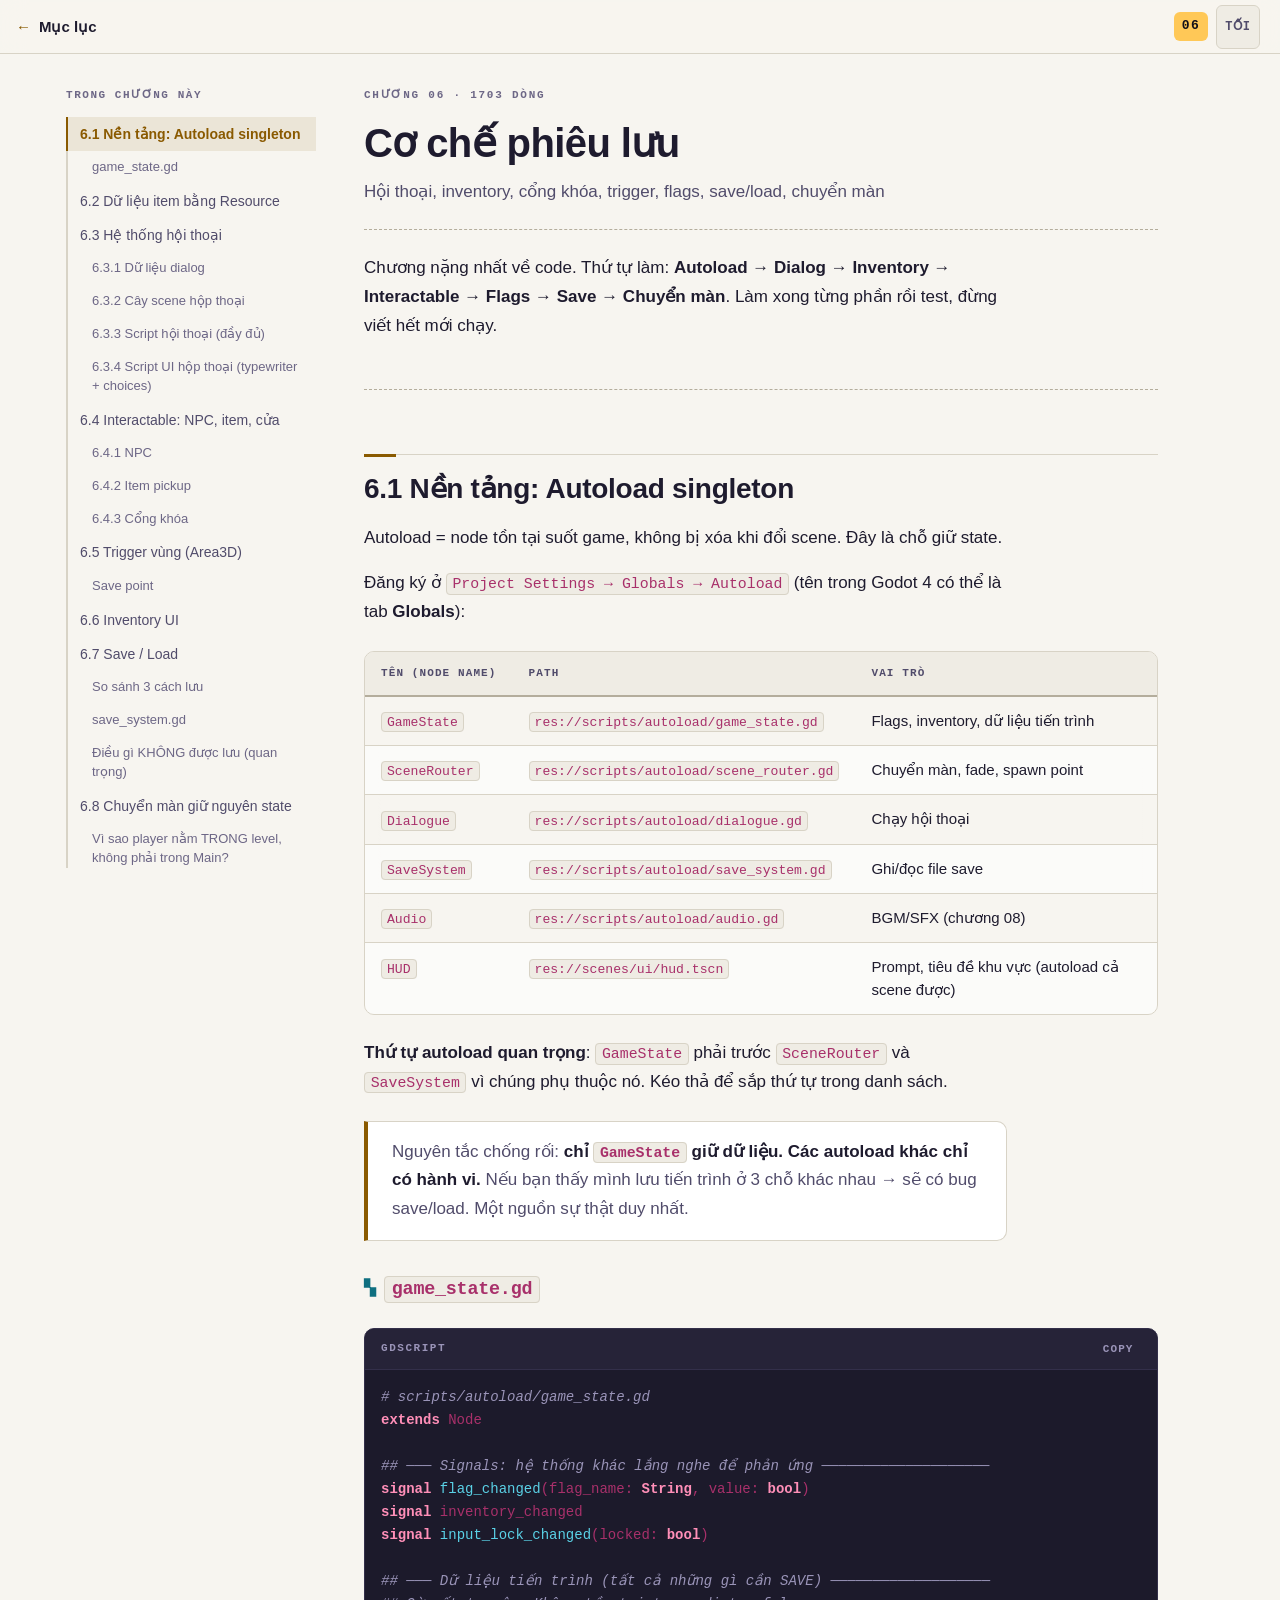
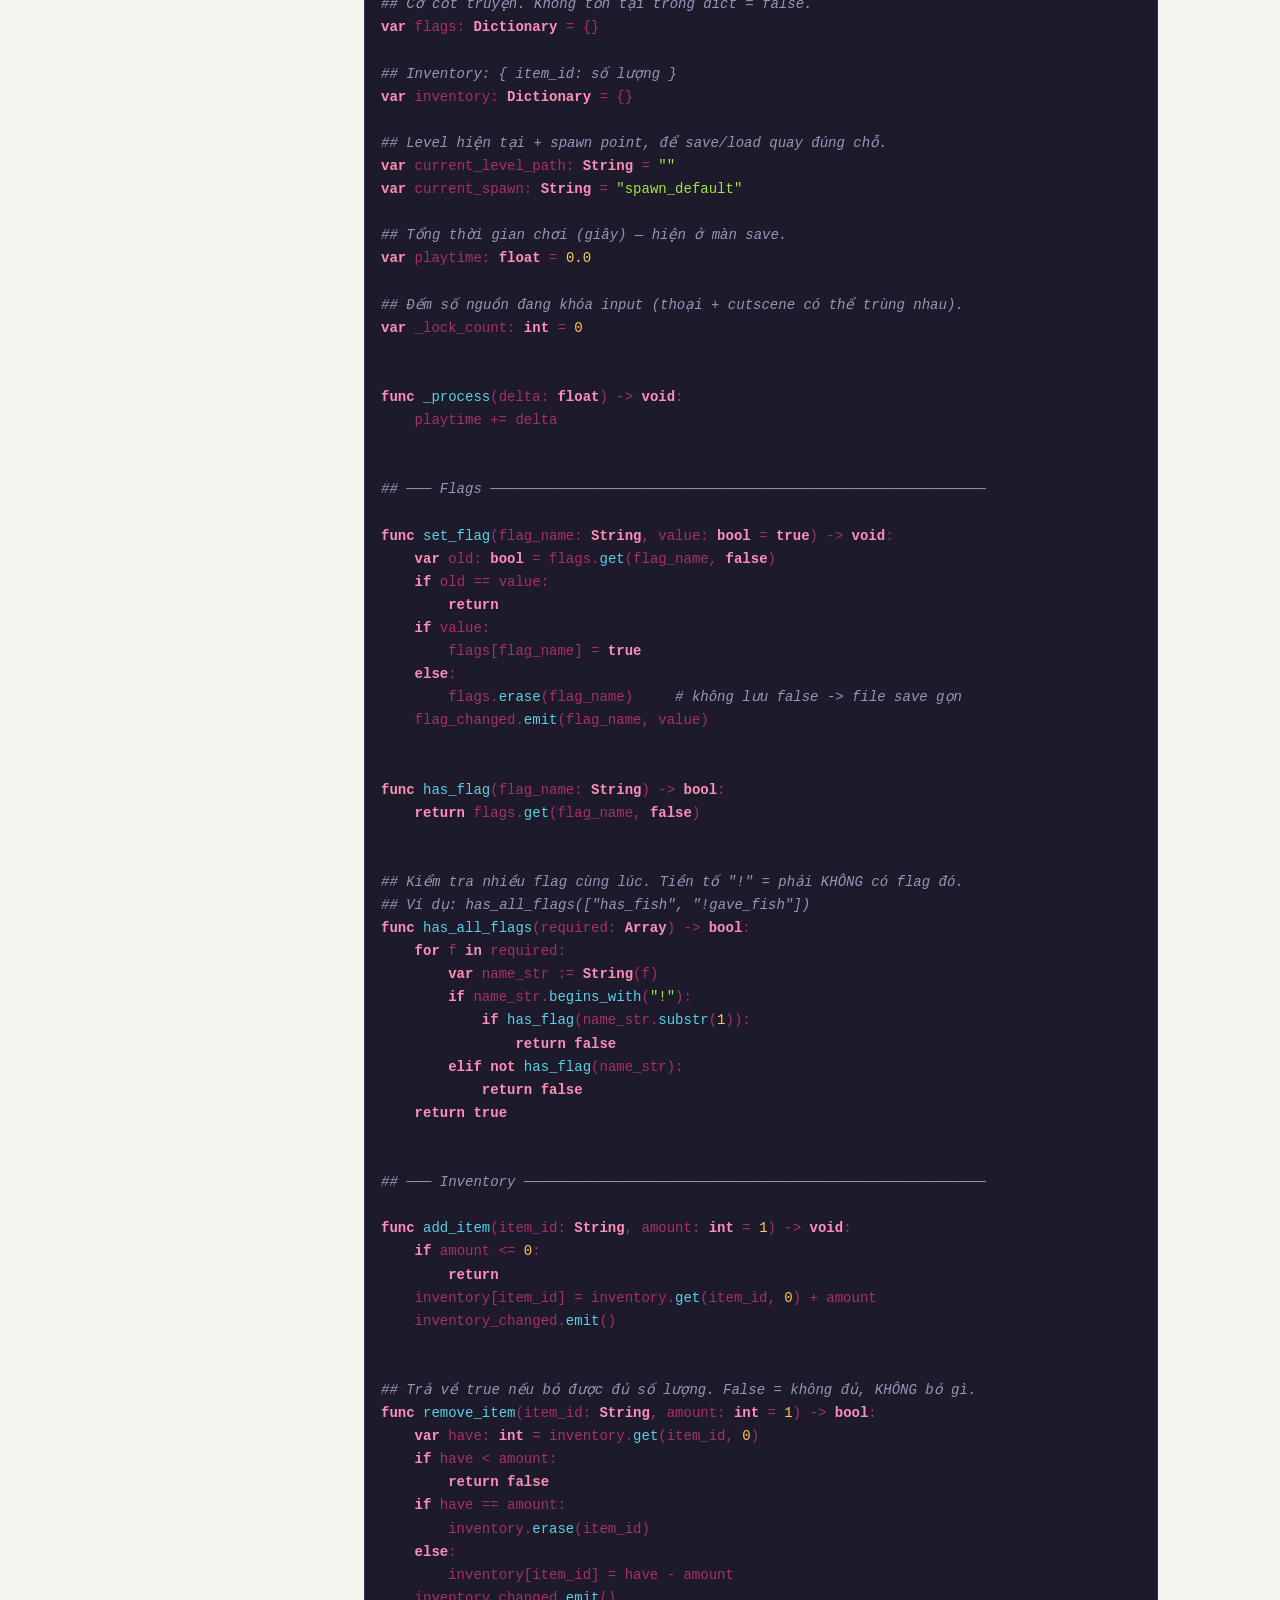
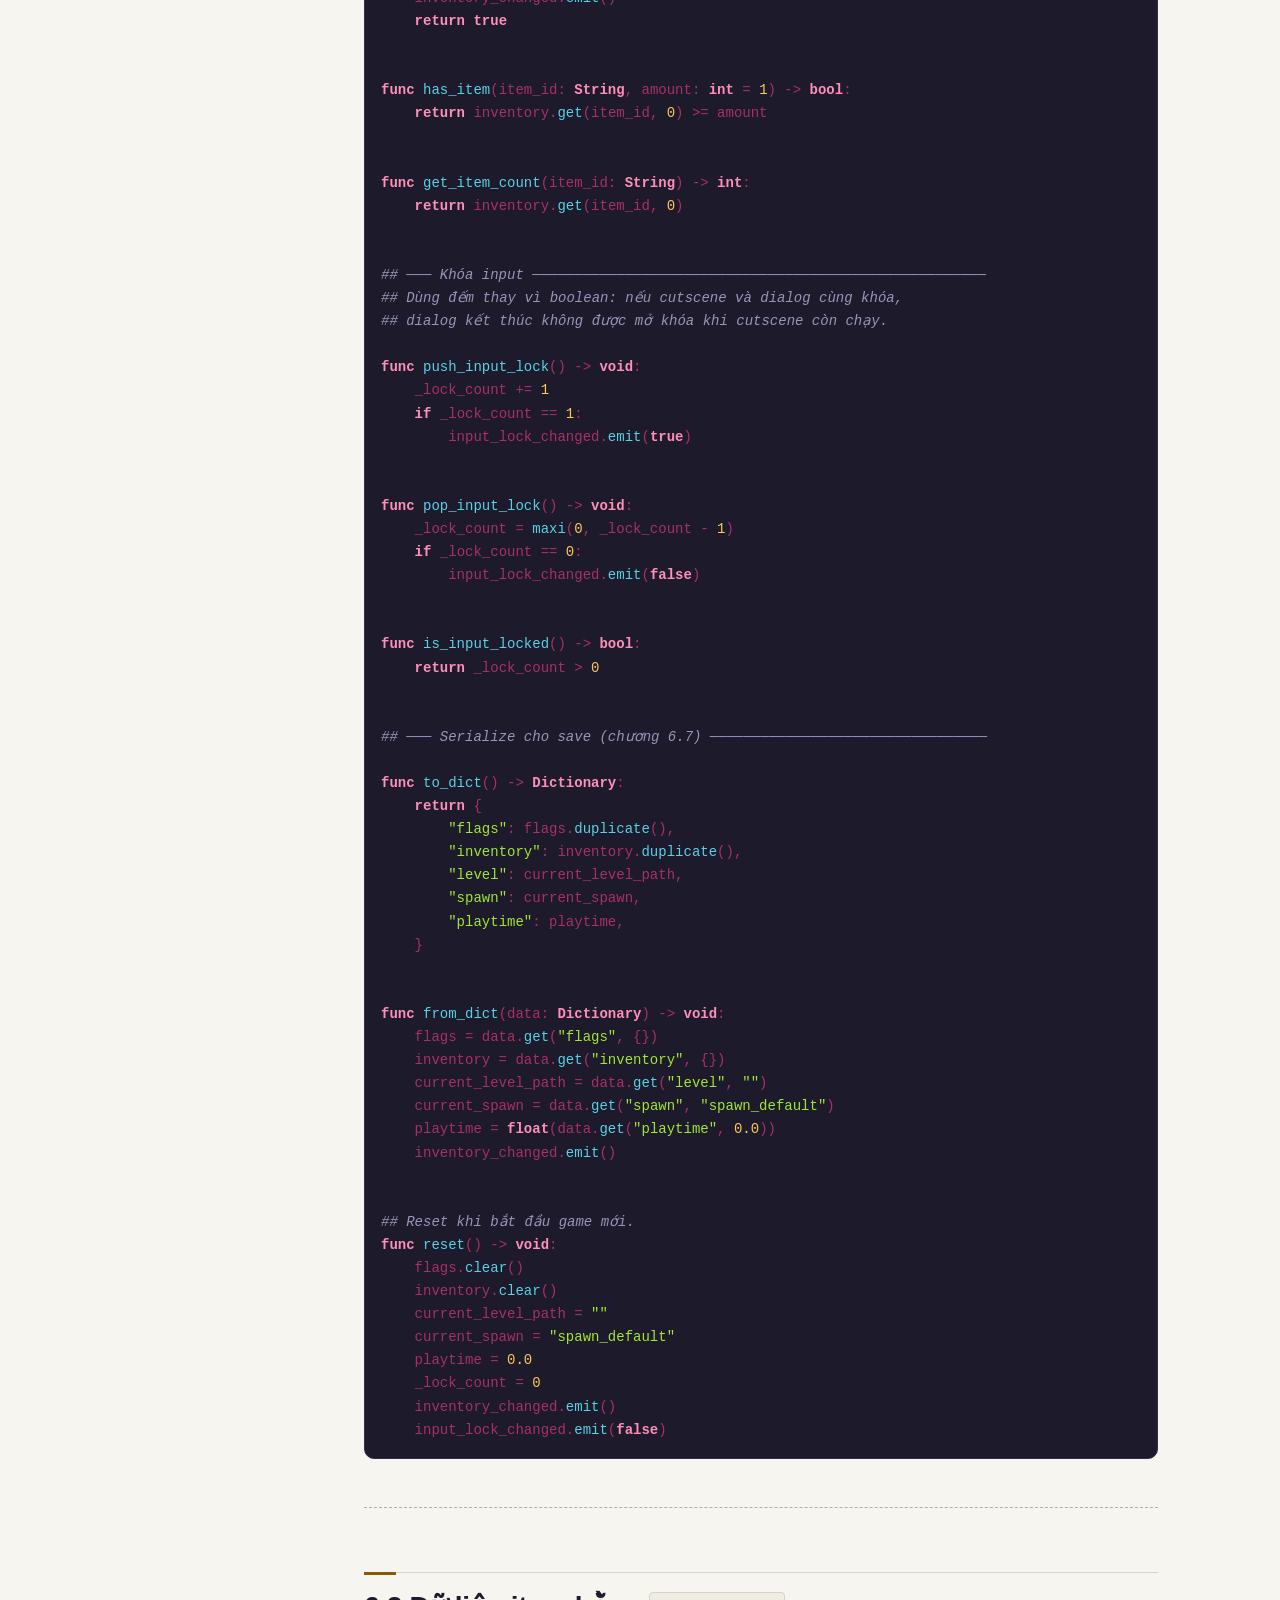
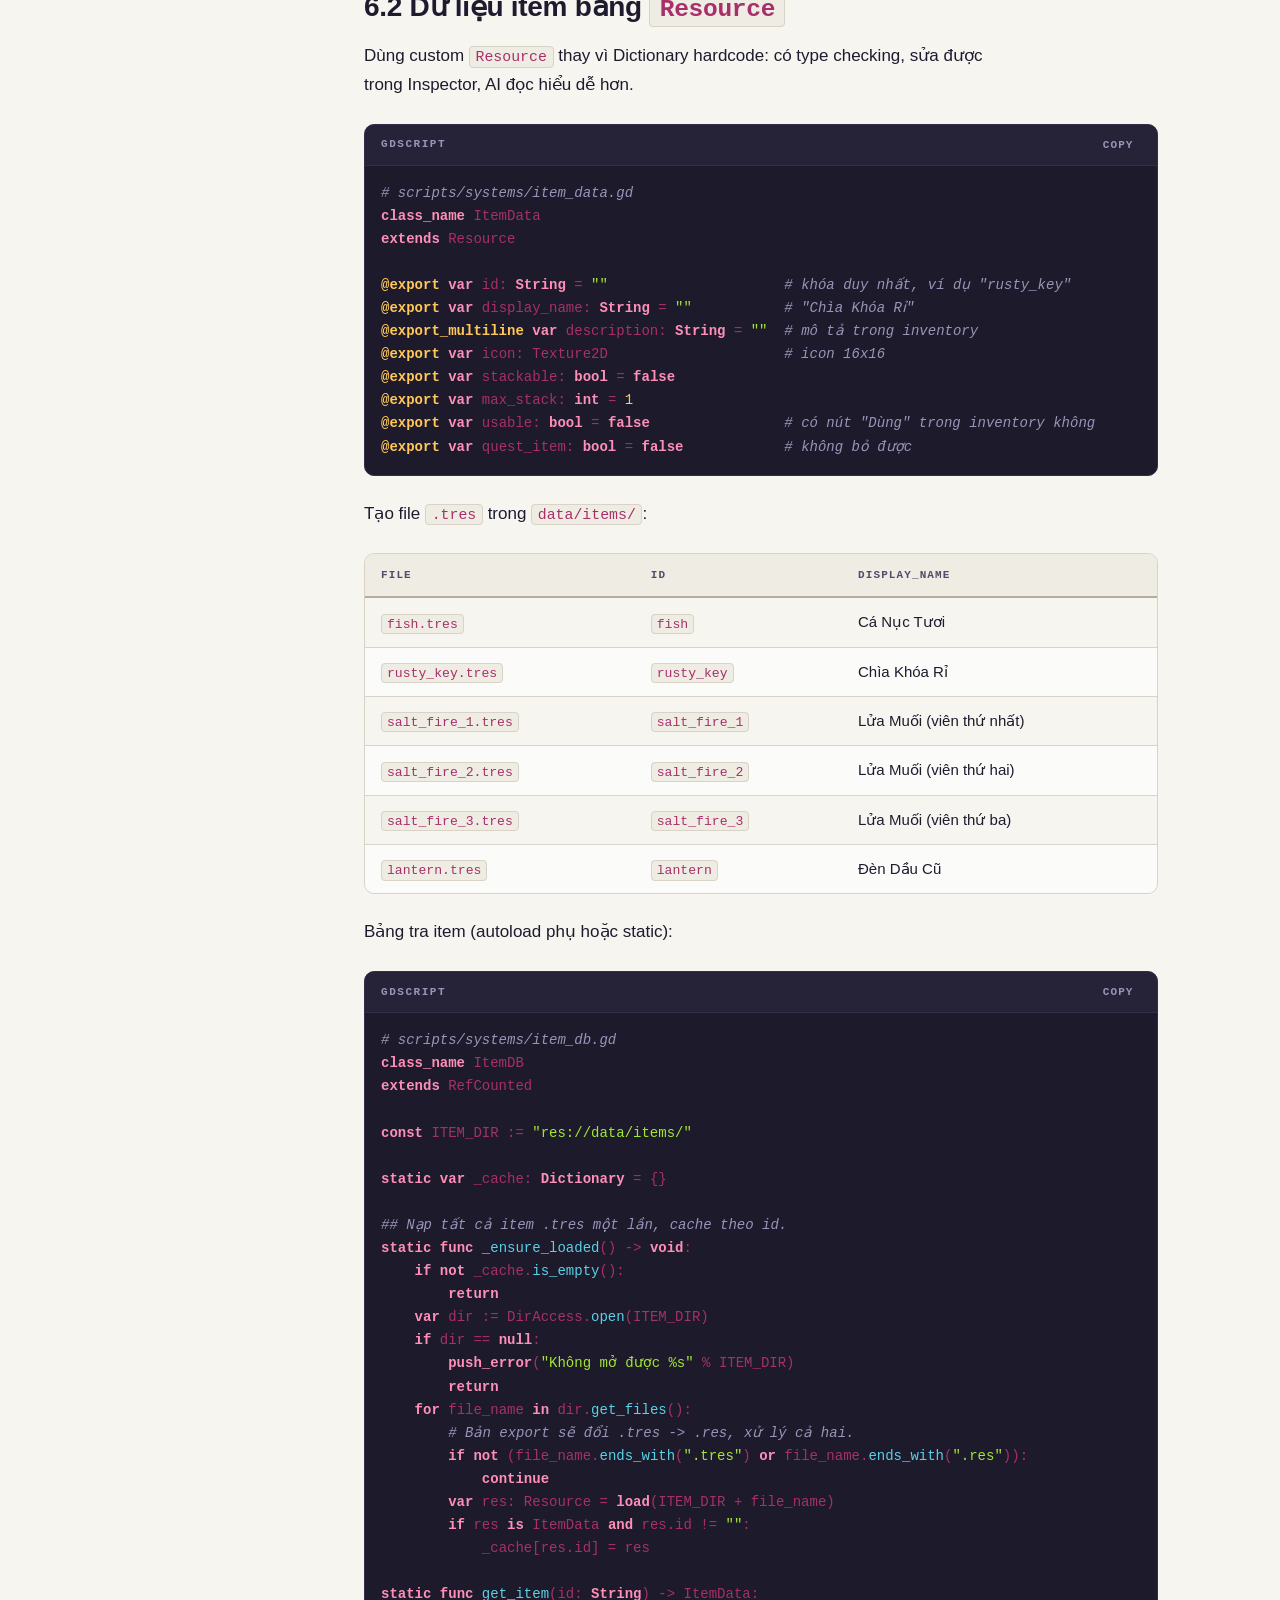
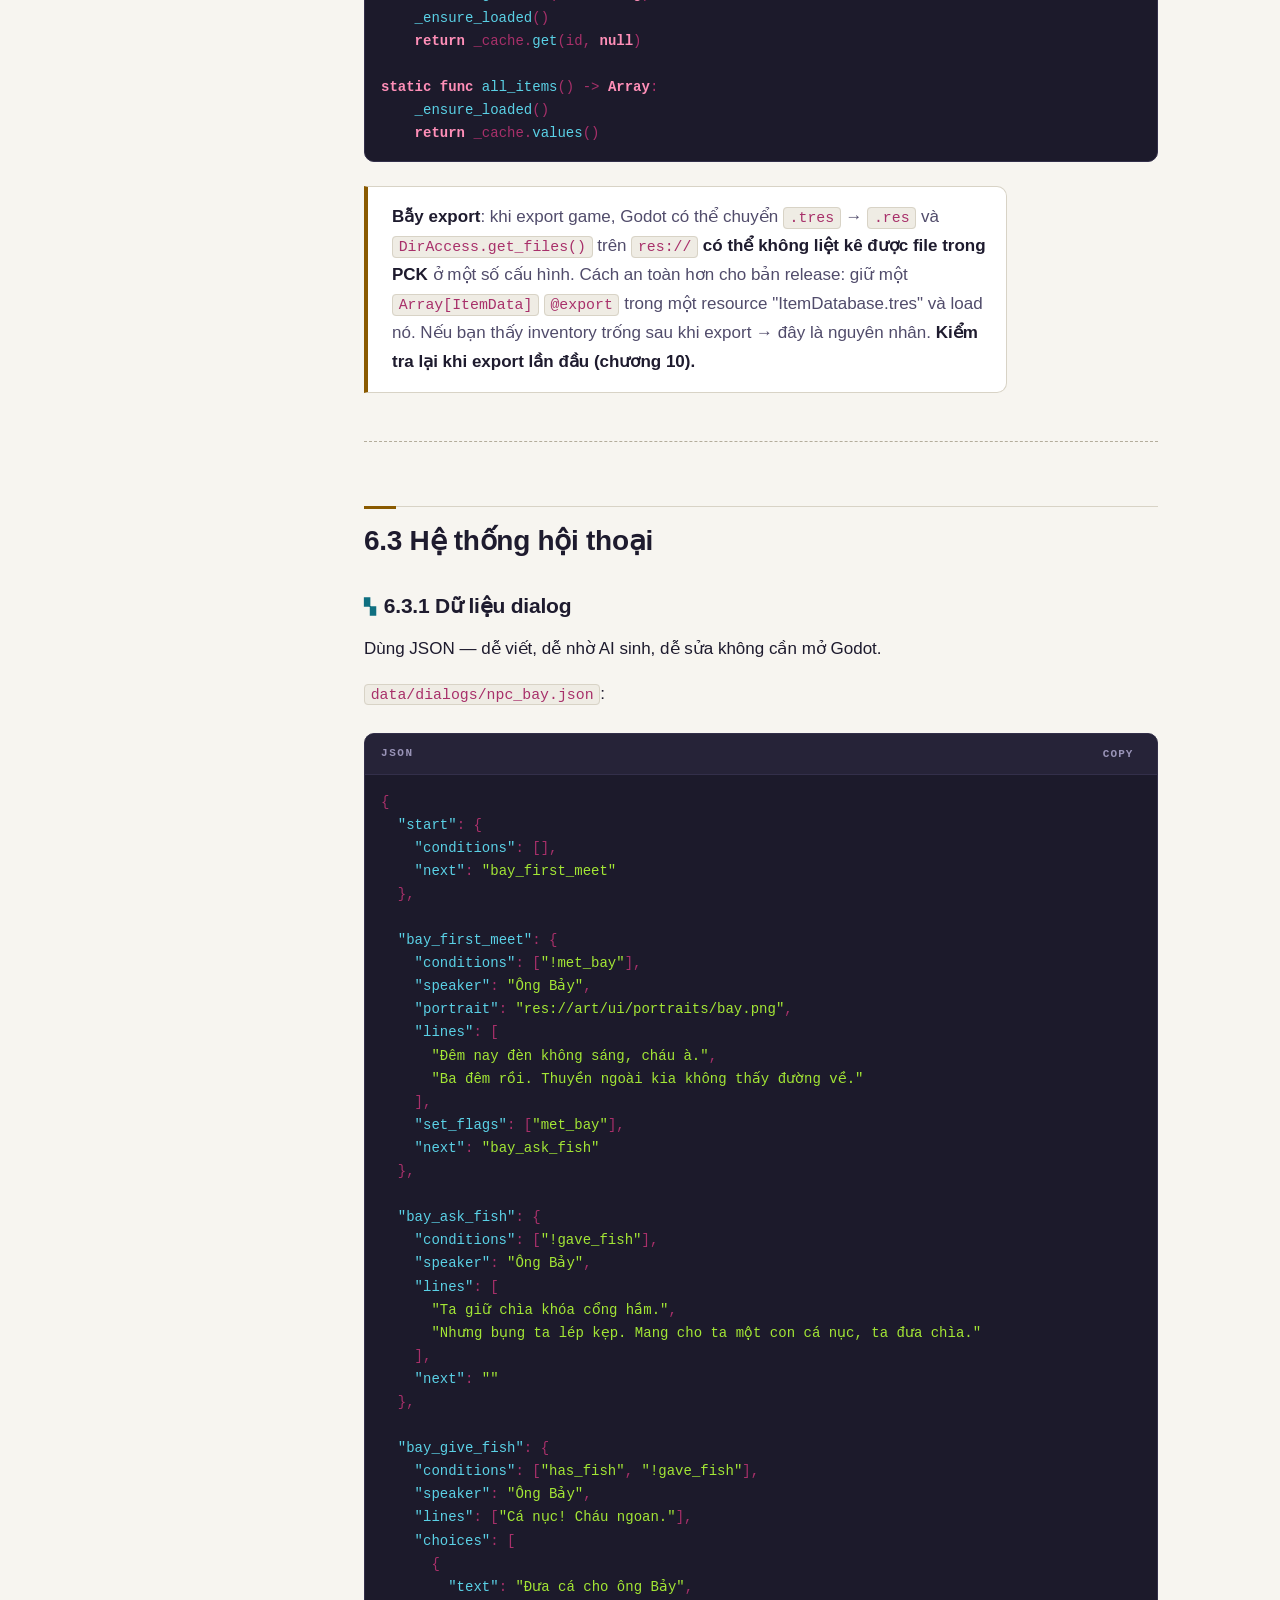
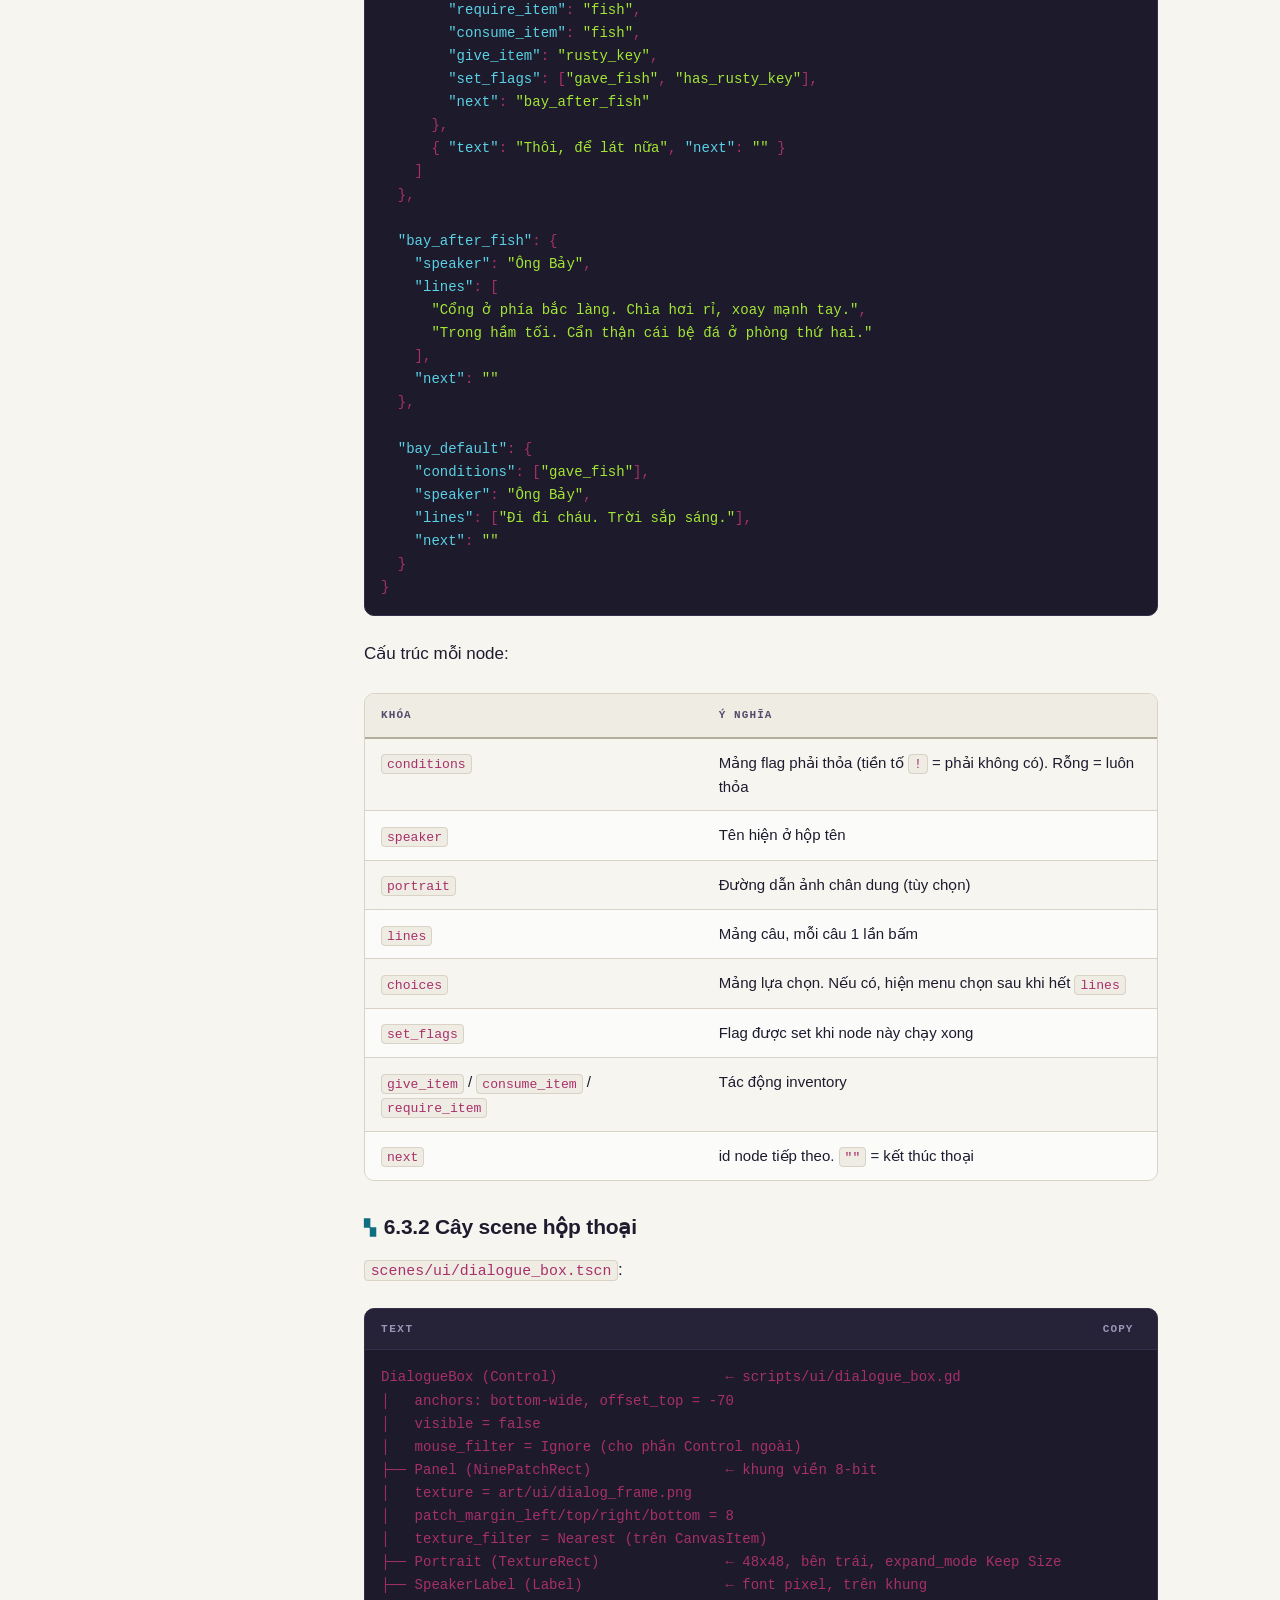
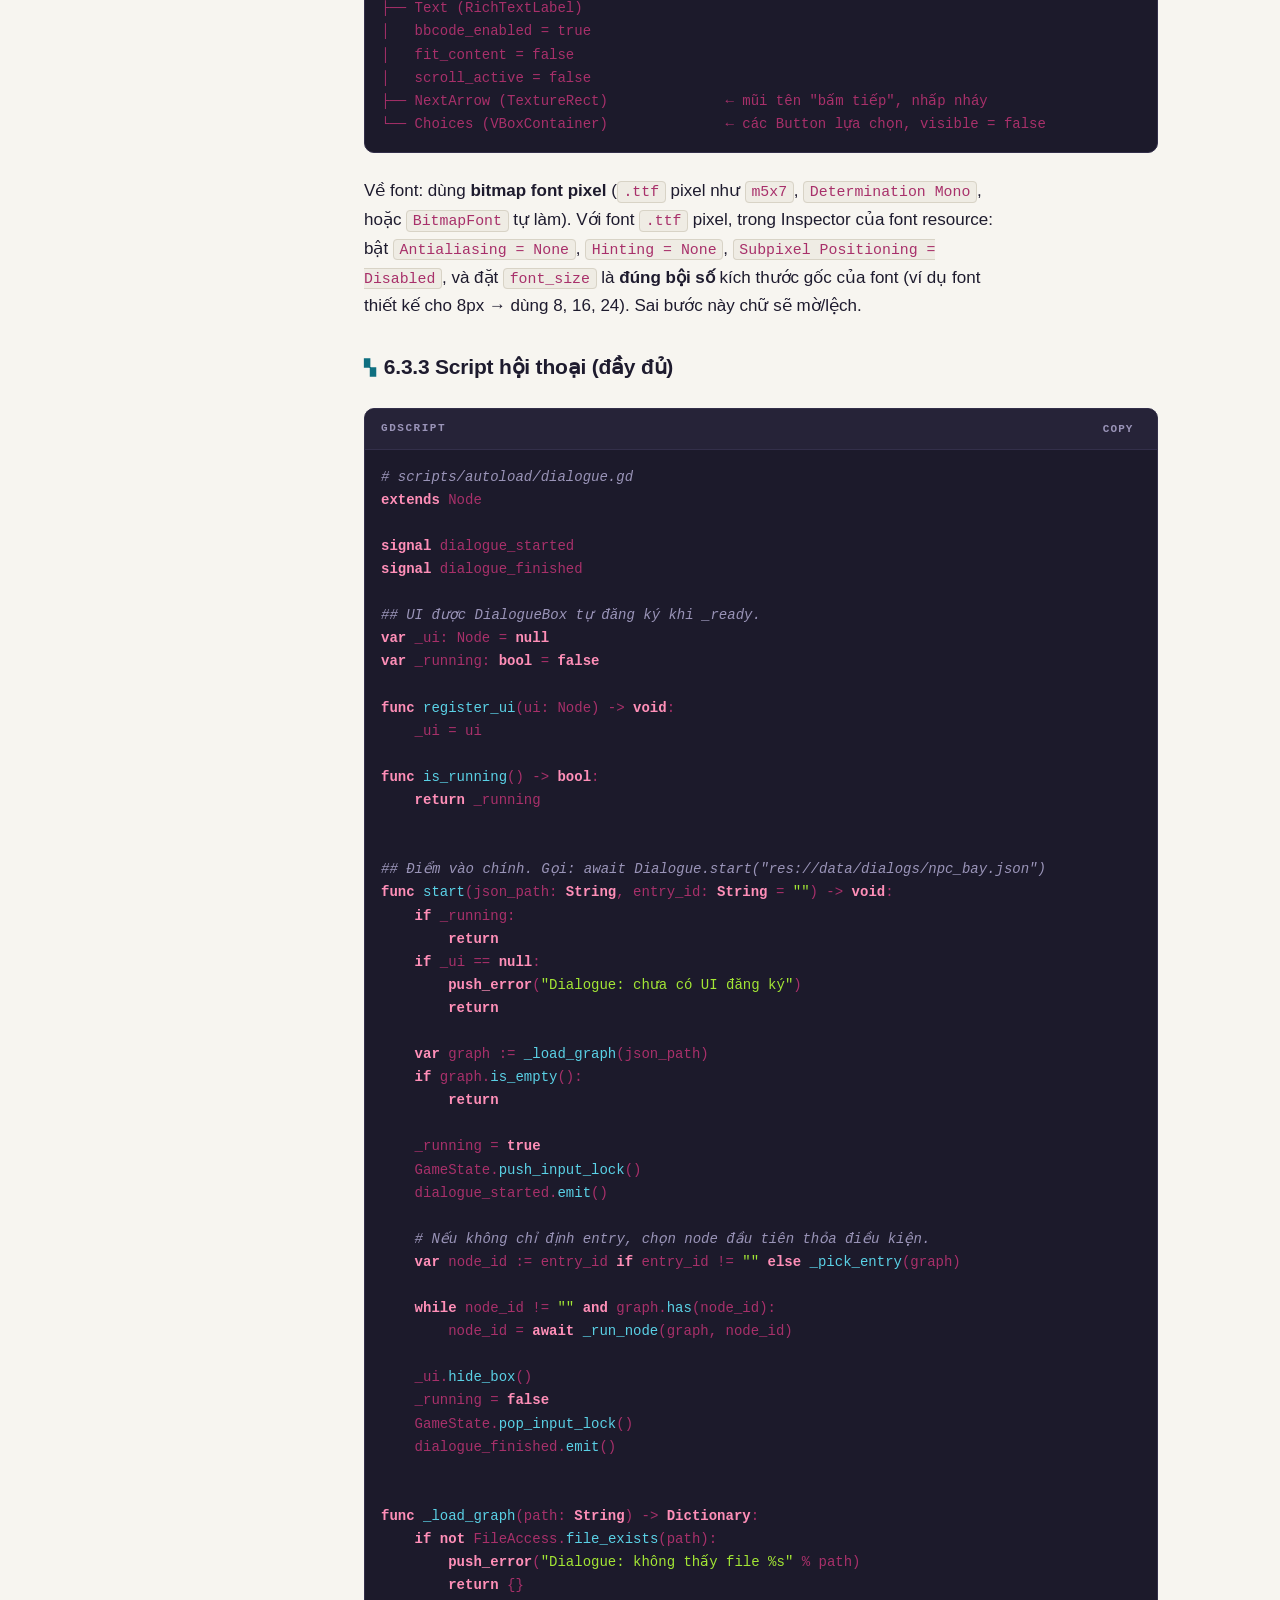
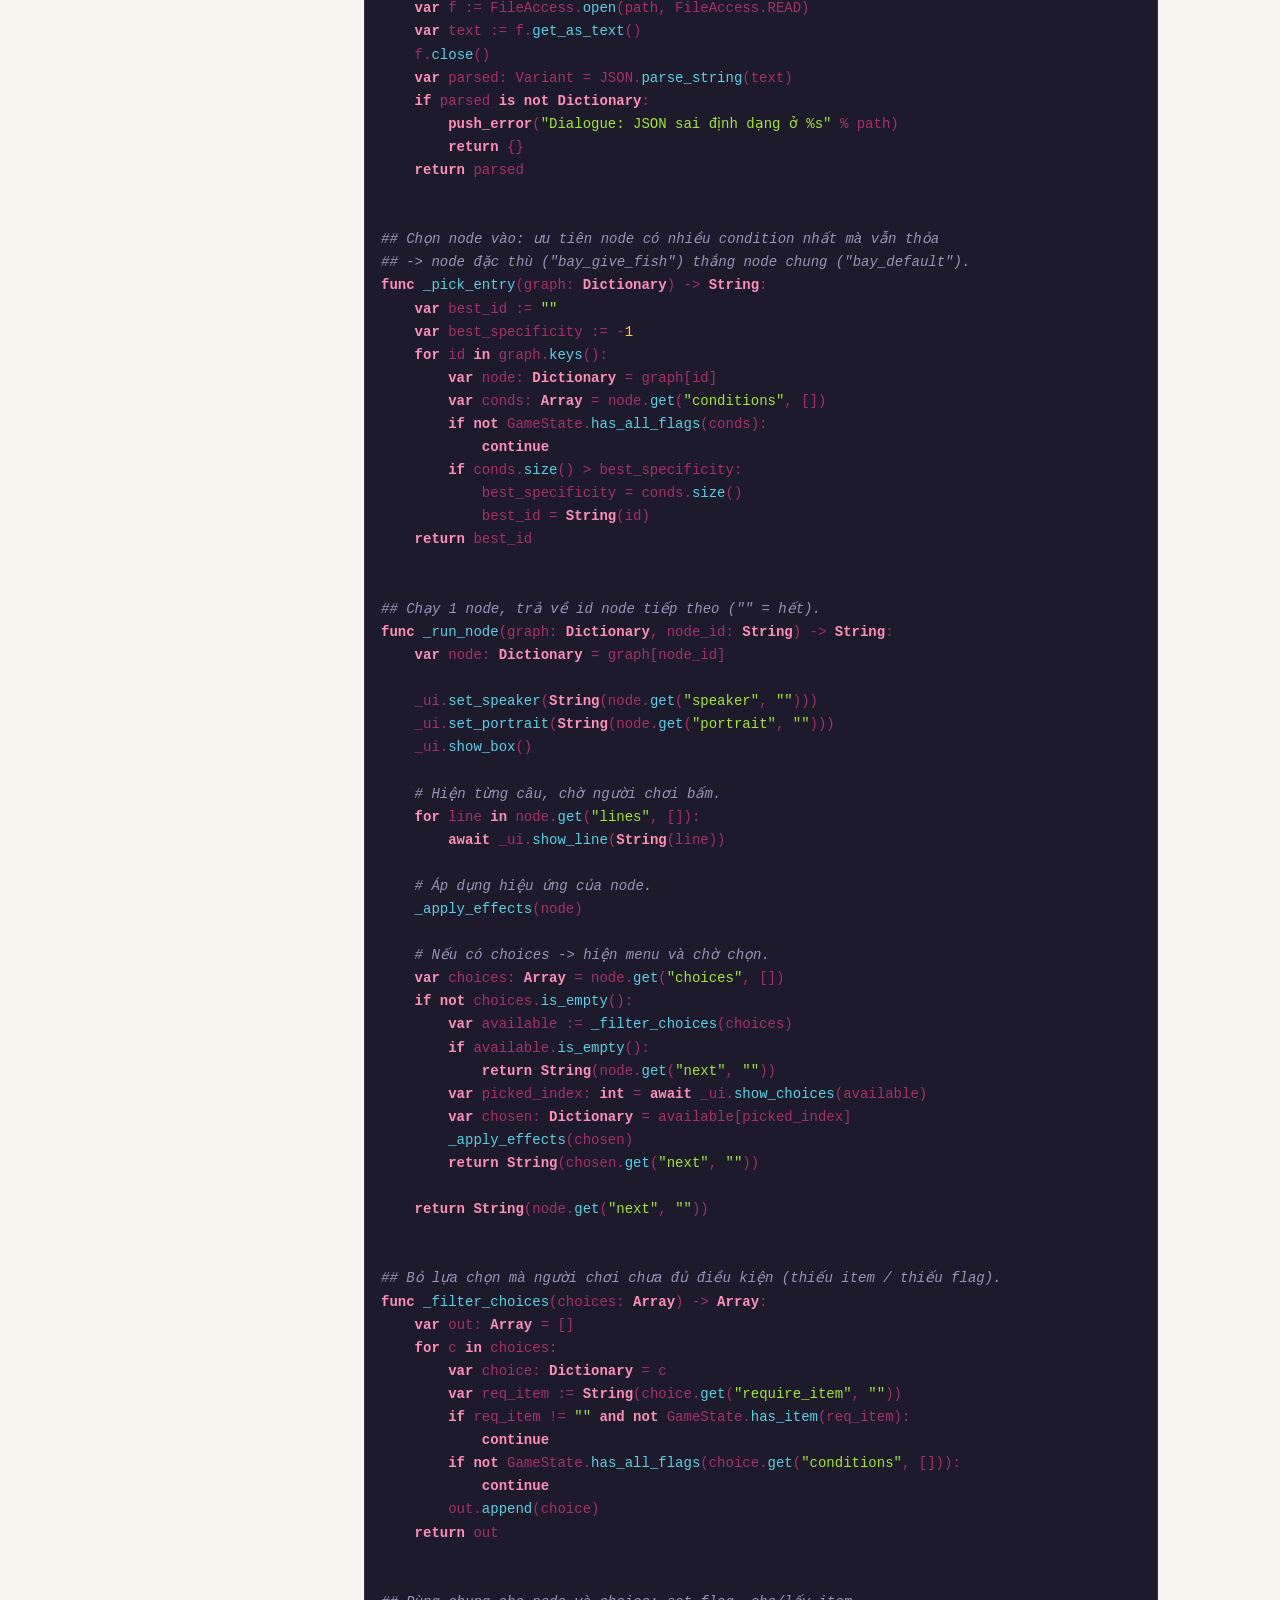
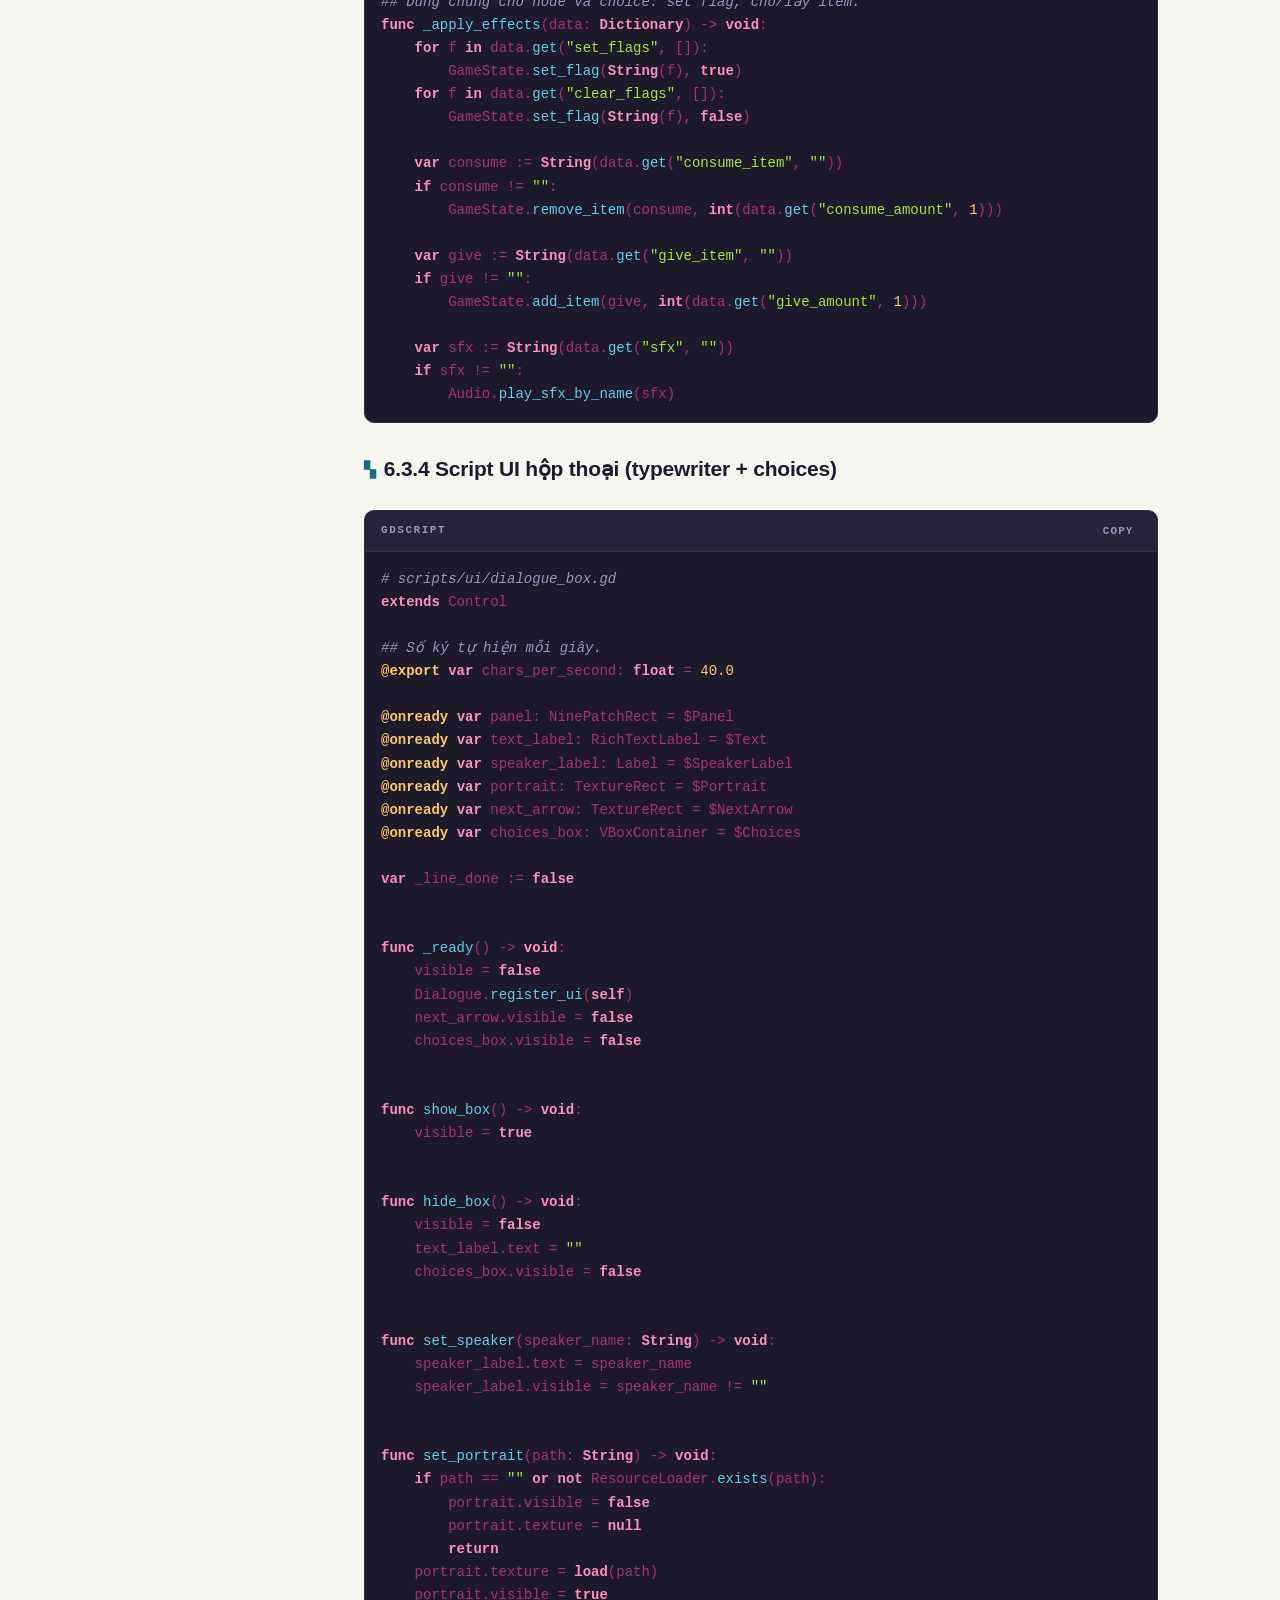
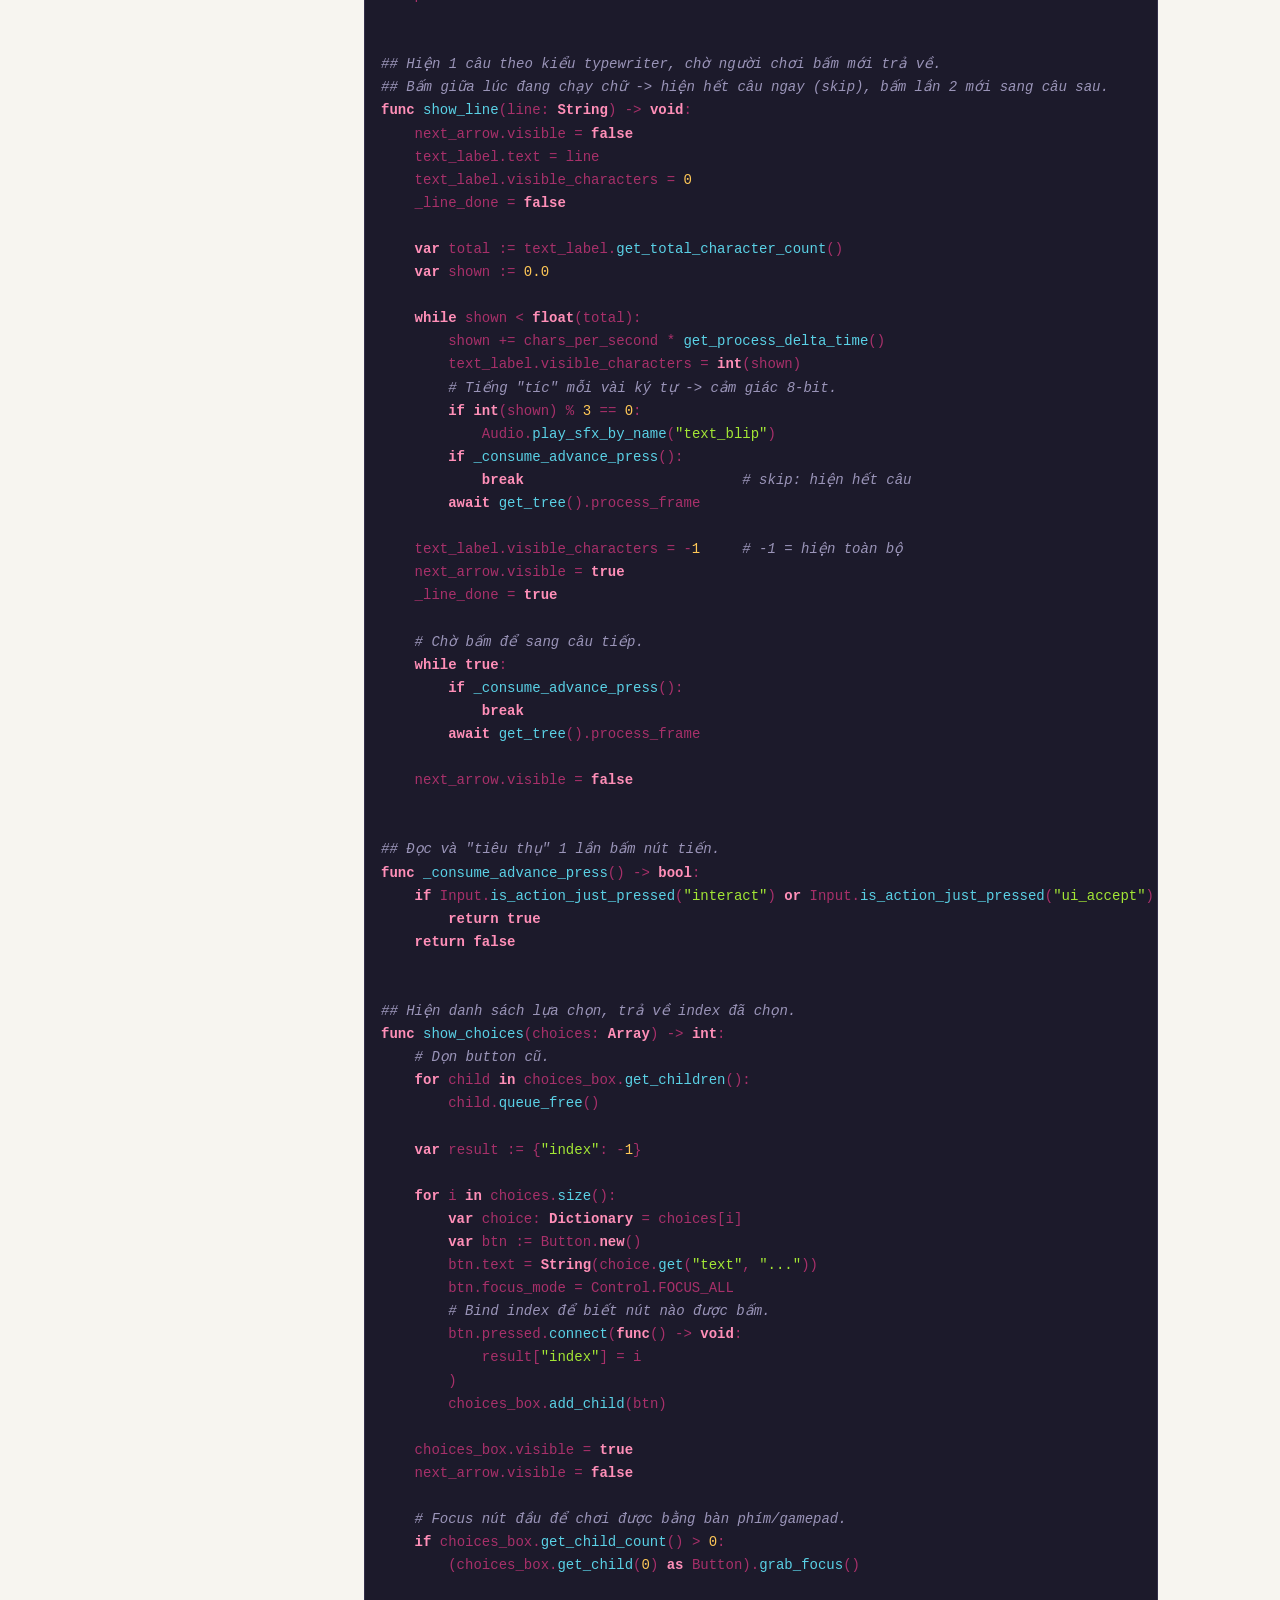
<file: docs/06-adventure-mechanics.html>
<!DOCTYPE html>
<html lang="vi">
<head>
<meta charset="utf-8">
<meta name="viewport" content="width=device-width, initial-scale=1, viewport-fit=cover">
<meta name="color-scheme" content="dark light">
<meta name="theme-color" content="#12101a">
<meta name="description" content="Hội thoại, inventory, cổng khóa, trigger, flags, save/load, chuyển màn">
<title>06 Cơ chế phiêu lưu · Godot 4 2.5D</title>
<link rel="stylesheet" href="style.css">
<link rel="icon" href="data:image/svg+xml,%3Csvg xmlns='http://www.w3.org/2000/svg' viewBox='0 0 16 16'%3E%3Crect width='16' height='16' fill='%2312101a'/%3E%3Crect x='6' y='2' width='4' height='3' fill='%23ffc857'/%3E%3Crect x='5' y='5' width='6' height='2' fill='%23ffe3a0'/%3E%3Crect x='6' y='7' width='4' height='6' fill='%235ad1e6'/%3E%3Crect x='4' y='13' width='8' height='2' fill='%23474063'/%3E%3C/svg%3E">
<script>/* set the saved theme before first paint so there is no flash */(function(){try{var t=localStorage.getItem("g25d-theme");if(t==="light"||t==="dark")document.documentElement.setAttribute("data-theme",t);}catch(e){}})();</script>
</head>
<body class="page page--chapter">
<div class="progress" aria-hidden="true"><span class="progress__bar" id="progressBar"></span></div>

<header class="topbar">
  <a class="topbar__back" href="index.html"><span aria-hidden="true">←</span> Mục lục</a>
  <span class="topbar__num">06</span>
  <button class="iconbtn themebtn" type="button" data-theme-toggle aria-pressed="false" aria-label="Đổi nền sáng/tối">
    <span class="themebtn__txt">Sáng</span>
  </button>
  <button class="iconbtn topbar__toc" id="tocToggle" type="button" aria-expanded="false" aria-controls="tocPanel">
    <span class="topbar__toc-icon" aria-hidden="true"></span><span>Mục</span>
  </button>
</header>

<div class="shell">
  <nav class="toc" id="tocPanel" aria-label="Mục lục chương">
    <p class="toc__title">Trong chương này</p>
    <ol class="toc__list"><li class="toc__item toc__item--h2"><a href="#61-nền-tảng-autoload-singleton">6.1 Nền tảng: Autoload singleton</a></li><li class="toc__item toc__item--h3"><a href="#game-stategd">game_state.gd</a></li><li class="toc__item toc__item--h2"><a href="#62-dữ-liệu-item-bằng-resource">6.2 Dữ liệu item bằng Resource</a></li><li class="toc__item toc__item--h2"><a href="#63-hệ-thống-hội-thoại">6.3 Hệ thống hội thoại</a></li><li class="toc__item toc__item--h3"><a href="#631-dữ-liệu-dialog">6.3.1 Dữ liệu dialog</a></li><li class="toc__item toc__item--h3"><a href="#632-cây-scene-hộp-thoại">6.3.2 Cây scene hộp thoại</a></li><li class="toc__item toc__item--h3"><a href="#633-script-hội-thoại-đầy-đủ">6.3.3 Script hội thoại (đầy đủ)</a></li><li class="toc__item toc__item--h3"><a href="#634-script-ui-hộp-thoại-typewriter-choices">6.3.4 Script UI hộp thoại (typewriter + choices)</a></li><li class="toc__item toc__item--h2"><a href="#64-interactable-npc-item-cửa">6.4 Interactable: NPC, item, cửa</a></li><li class="toc__item toc__item--h3"><a href="#641-npc">6.4.1 NPC</a></li><li class="toc__item toc__item--h3"><a href="#642-item-pickup">6.4.2 Item pickup</a></li><li class="toc__item toc__item--h3"><a href="#643-cổng-khóa">6.4.3 Cổng khóa</a></li><li class="toc__item toc__item--h2"><a href="#65-trigger-vùng-area3d">6.5 Trigger vùng (Area3D)</a></li><li class="toc__item toc__item--h3"><a href="#save-point">Save point</a></li><li class="toc__item toc__item--h2"><a href="#66-inventory-ui">6.6 Inventory UI</a></li><li class="toc__item toc__item--h2"><a href="#67-save-load">6.7 Save / Load</a></li><li class="toc__item toc__item--h3"><a href="#so-sánh-3-cách-lưu">So sánh 3 cách lưu</a></li><li class="toc__item toc__item--h3"><a href="#save-systemgd">save_system.gd</a></li><li class="toc__item toc__item--h3"><a href="#điều-gì-không-được-lưu-quan-trọng">Điều gì KHÔNG được lưu (quan trọng)</a></li><li class="toc__item toc__item--h2"><a href="#68-chuyển-màn-giữ-nguyên-state">6.8 Chuyển màn giữ nguyên state</a></li><li class="toc__item toc__item--h3"><a href="#vì-sao-player-nằm-trong-level-không-phải-trong-main">Vì sao player nằm TRONG level, không phải trong Main?</a></li><li class="toc__item toc__item--h3"><a href="#maintscn-hoàn-chỉnh">main.tscn hoàn chỉnh</a></li><li class="toc__item toc__item--h3"><a href="#portal-cửa-vàora-giữa-2-màn">Portal (cửa vào/ra giữa 2 màn)</a></li><li class="toc__item toc__item--h2"><a href="#69-hud-prompt-toast-tiêu-đề-khu-vực">6.9 HUD: prompt + toast + tiêu đề khu vực</a></li><li class="toc__item toc__item--h2"><a href="#610-câu-đố-3-thứ-tự-ba-đuốc-state-machine-nhỏ">6.10 Câu đố 3: thứ tự ba đuốc (state machine nhỏ)</a></li><li class="toc__item toc__item--h2"><a href="#611-thứ-tự-làm-test-từng-bước">6.11 Thứ tự làm &amp; test từng bước</a></li><li class="toc__item toc__item--h2"><a href="#612-bài-tập">6.12 Bài tập</a></li><li class="toc__item toc__item--h2"><a href="#613-lỗi-thường-gặp">6.13 Lỗi thường gặp</a></li></ol>
  </nav>

  <main class="main" id="main">
    <article class="prose">
      <p class="eyebrow">Chương 06 · 1703 dòng</p>
      <h1 class="title">Cơ chế phiêu lưu</h1>
      <p class="lede">Hội thoại, inventory, cổng khóa, trigger, flags, save/load, chuyển màn</p>
      <hr class="rule rule--tight">
      <p>Chương nặng nhất về code. Thứ tự làm: <strong>Autoload → Dialog → Inventory → Interactable → Flags → Save → Chuyển màn</strong>. Làm xong từng phần rồi test, đừng viết hết mới chạy.</p><hr class="rule"><h2 id="61-nền-tảng-autoload-singleton" class="h h--2">6.1 Nền tảng: Autoload singleton<a class="anchor" href="#61-nền-tảng-autoload-singleton" aria-label="Liên kết tới mục này">#</a></h2><p>Autoload = node tồn tại suốt game, không bị xóa khi đổi scene. Đây là chỗ giữ state.</p><p>Đăng ký ở <code>Project Settings → Globals → Autoload</code> (tên trong Godot 4 có thể là tab <strong>Globals</strong>):</p><div class="table-wrap" tabindex="0" role="region" aria-label="Bảng, có thể cuộn ngang"><table><thead><tr><th>Tên (Node Name)</th><th>Path</th><th>Vai trò</th></tr></thead><tbody><tr><td><code>GameState</code></td><td><code>res://scripts/autoload/game_state.gd</code></td><td>Flags, inventory, dữ liệu tiến trình</td></tr><tr><td><code>SceneRouter</code></td><td><code>res://scripts/autoload/scene_router.gd</code></td><td>Chuyển màn, fade, spawn point</td></tr><tr><td><code>Dialogue</code></td><td><code>res://scripts/autoload/dialogue.gd</code></td><td>Chạy hội thoại</td></tr><tr><td><code>SaveSystem</code></td><td><code>res://scripts/autoload/save_system.gd</code></td><td>Ghi/đọc file save</td></tr><tr><td><code>Audio</code></td><td><code>res://scripts/autoload/audio.gd</code></td><td>BGM/SFX (chương 08)</td></tr><tr><td><code>HUD</code></td><td><code>res://scenes/ui/hud.tscn</code></td><td>Prompt, tiêu đề khu vực (autoload cả scene được)</td></tr></tbody></table></div><p><strong>Thứ tự autoload quan trọng</strong>: <code>GameState</code> phải trước <code>SceneRouter</code> và <code>SaveSystem</code> vì chúng phụ thuộc nó. Kéo thả để sắp thứ tự trong danh sách.</p><blockquote class="note"><p>Nguyên tắc chống rối: <strong>chỉ <code>GameState</code> giữ dữ liệu. Các autoload khác chỉ có hành vi.</strong> Nếu bạn thấy mình lưu tiến trình ở 3 chỗ khác nhau → sẽ có bug save/load. Một nguồn sự thật duy nhất.</p></blockquote><h3 id="game-stategd" class="h h--3"><code>game_state.gd</code><a class="anchor" href="#game-stategd" aria-label="Liên kết tới mục này">#</a></h3><figure class="code" data-lang="gdscript"><figcaption><span class="code__lang">GDScript</span><button class="code__copy" type="button" aria-label="Sao chép đoạn code"><span class="code__copy-txt">Copy</span></button></figcaption><pre><code class="lang-gdscript"># scripts/autoload/game_state.gd
extends Node

## ─── Signals: hệ thống khác lắng nghe để phản ứng ────────────────────
signal flag_changed(flag_name: String, value: bool)
signal inventory_changed
signal input_lock_changed(locked: bool)

## ─── Dữ liệu tiến trình (tất cả những gì cần SAVE) ───────────────────
## Cờ cốt truyện. Không tồn tại trong dict = false.
var flags: Dictionary = {}

## Inventory: { item_id: số lượng }
var inventory: Dictionary = {}

## Level hiện tại + spawn point, để save/load quay đúng chỗ.
var current_level_path: String = ""
var current_spawn: String = "spawn_default"

## Tổng thời gian chơi (giây) — hiện ở màn save.
var playtime: float = 0.0

## Đếm số nguồn đang khóa input (thoại + cutscene có thể trùng nhau).
var _lock_count: int = 0


func _process(delta: float) -&gt; void:
	playtime += delta


## ─── Flags ───────────────────────────────────────────────────────────

func set_flag(flag_name: String, value: bool = true) -&gt; void:
	var old: bool = flags.get(flag_name, false)
	if old == value:
		return
	if value:
		flags[flag_name] = true
	else:
		flags.erase(flag_name)     # không lưu false -&gt; file save gọn
	flag_changed.emit(flag_name, value)


func has_flag(flag_name: String) -&gt; bool:
	return flags.get(flag_name, false)


## Kiểm tra nhiều flag cùng lúc. Tiền tố "!" = phải KHÔNG có flag đó.
## Ví dụ: has_all_flags(["has_fish", "!gave_fish"])
func has_all_flags(required: Array) -&gt; bool:
	for f in required:
		var name_str := String(f)
		if name_str.begins_with("!"):
			if has_flag(name_str.substr(1)):
				return false
		elif not has_flag(name_str):
			return false
	return true


## ─── Inventory ───────────────────────────────────────────────────────

func add_item(item_id: String, amount: int = 1) -&gt; void:
	if amount &lt;= 0:
		return
	inventory[item_id] = inventory.get(item_id, 0) + amount
	inventory_changed.emit()


## Trả về true nếu bỏ được đủ số lượng. False = không đủ, KHÔNG bỏ gì.
func remove_item(item_id: String, amount: int = 1) -&gt; bool:
	var have: int = inventory.get(item_id, 0)
	if have &lt; amount:
		return false
	if have == amount:
		inventory.erase(item_id)
	else:
		inventory[item_id] = have - amount
	inventory_changed.emit()
	return true


func has_item(item_id: String, amount: int = 1) -&gt; bool:
	return inventory.get(item_id, 0) &gt;= amount


func get_item_count(item_id: String) -&gt; int:
	return inventory.get(item_id, 0)


## ─── Khóa input ──────────────────────────────────────────────────────
## Dùng đếm thay vì boolean: nếu cutscene và dialog cùng khóa,
## dialog kết thúc không được mở khóa khi cutscene còn chạy.

func push_input_lock() -&gt; void:
	_lock_count += 1
	if _lock_count == 1:
		input_lock_changed.emit(true)


func pop_input_lock() -&gt; void:
	_lock_count = maxi(0, _lock_count - 1)
	if _lock_count == 0:
		input_lock_changed.emit(false)


func is_input_locked() -&gt; bool:
	return _lock_count &gt; 0


## ─── Serialize cho save (chương 6.7) ─────────────────────────────────

func to_dict() -&gt; Dictionary:
	return {
		"flags": flags.duplicate(),
		"inventory": inventory.duplicate(),
		"level": current_level_path,
		"spawn": current_spawn,
		"playtime": playtime,
	}


func from_dict(data: Dictionary) -&gt; void:
	flags = data.get("flags", {})
	inventory = data.get("inventory", {})
	current_level_path = data.get("level", "")
	current_spawn = data.get("spawn", "spawn_default")
	playtime = float(data.get("playtime", 0.0))
	inventory_changed.emit()


## Reset khi bắt đầu game mới.
func reset() -&gt; void:
	flags.clear()
	inventory.clear()
	current_level_path = ""
	current_spawn = "spawn_default"
	playtime = 0.0
	_lock_count = 0
	inventory_changed.emit()
	input_lock_changed.emit(false)</code></pre></figure><hr class="rule"><h2 id="62-dữ-liệu-item-bằng-resource" class="h h--2">6.2 Dữ liệu item bằng <code>Resource</code><a class="anchor" href="#62-dữ-liệu-item-bằng-resource" aria-label="Liên kết tới mục này">#</a></h2><p>Dùng custom <code>Resource</code> thay vì Dictionary hardcode: có type checking, sửa được trong Inspector, AI đọc hiểu dễ hơn.</p><figure class="code" data-lang="gdscript"><figcaption><span class="code__lang">GDScript</span><button class="code__copy" type="button" aria-label="Sao chép đoạn code"><span class="code__copy-txt">Copy</span></button></figcaption><pre><code class="lang-gdscript"># scripts/systems/item_data.gd
class_name ItemData
extends Resource

@export var id: String = ""                     # khóa duy nhất, ví dụ "rusty_key"
@export var display_name: String = ""           # "Chìa Khóa Rỉ"
@export_multiline var description: String = ""  # mô tả trong inventory
@export var icon: Texture2D                     # icon 16x16
@export var stackable: bool = false
@export var max_stack: int = 1
@export var usable: bool = false                # có nút "Dùng" trong inventory không
@export var quest_item: bool = false            # không bỏ được</code></pre></figure><p>Tạo file <code>.tres</code> trong <code>data/items/</code>:</p><div class="table-wrap" tabindex="0" role="region" aria-label="Bảng, có thể cuộn ngang"><table><thead><tr><th>File</th><th>id</th><th>display_name</th></tr></thead><tbody><tr><td><code>fish.tres</code></td><td><code>fish</code></td><td>Cá Nục Tươi</td></tr><tr><td><code>rusty_key.tres</code></td><td><code>rusty_key</code></td><td>Chìa Khóa Rỉ</td></tr><tr><td><code>salt_fire_1.tres</code></td><td><code>salt_fire_1</code></td><td>Lửa Muối (viên thứ nhất)</td></tr><tr><td><code>salt_fire_2.tres</code></td><td><code>salt_fire_2</code></td><td>Lửa Muối (viên thứ hai)</td></tr><tr><td><code>salt_fire_3.tres</code></td><td><code>salt_fire_3</code></td><td>Lửa Muối (viên thứ ba)</td></tr><tr><td><code>lantern.tres</code></td><td><code>lantern</code></td><td>Đèn Dầu Cũ</td></tr></tbody></table></div><p>Bảng tra item (autoload phụ hoặc static):</p><figure class="code" data-lang="gdscript"><figcaption><span class="code__lang">GDScript</span><button class="code__copy" type="button" aria-label="Sao chép đoạn code"><span class="code__copy-txt">Copy</span></button></figcaption><pre><code class="lang-gdscript"># scripts/systems/item_db.gd
class_name ItemDB
extends RefCounted

const ITEM_DIR := "res://data/items/"

static var _cache: Dictionary = {}

## Nạp tất cả item .tres một lần, cache theo id.
static func _ensure_loaded() -&gt; void:
	if not _cache.is_empty():
		return
	var dir := DirAccess.open(ITEM_DIR)
	if dir == null:
		push_error("Không mở được %s" % ITEM_DIR)
		return
	for file_name in dir.get_files():
		# Bản export sẽ đổi .tres -&gt; .res, xử lý cả hai.
		if not (file_name.ends_with(".tres") or file_name.ends_with(".res")):
			continue
		var res: Resource = load(ITEM_DIR + file_name)
		if res is ItemData and res.id != "":
			_cache[res.id] = res

static func get_item(id: String) -&gt; ItemData:
	_ensure_loaded()
	return _cache.get(id, null)

static func all_items() -&gt; Array:
	_ensure_loaded()
	return _cache.values()</code></pre></figure><blockquote class="note"><p><strong>Bẫy export</strong>: khi export game, Godot có thể chuyển <code>.tres</code> → <code>.res</code> và <code>DirAccess.get_files()</code> trên <code>res://</code> <strong>có thể không liệt kê được file trong PCK</strong> ở một số cấu hình. Cách an toàn hơn cho bản release: giữ một <code>Array[ItemData]</code> <code>@export</code> trong một resource "ItemDatabase.tres" và load nó. Nếu bạn thấy inventory trống sau khi export → đây là nguyên nhân. <strong>Kiểm tra lại khi export lần đầu (chương 10).</strong></p></blockquote><hr class="rule"><h2 id="63-hệ-thống-hội-thoại" class="h h--2">6.3 Hệ thống hội thoại<a class="anchor" href="#63-hệ-thống-hội-thoại" aria-label="Liên kết tới mục này">#</a></h2><h3 id="631-dữ-liệu-dialog" class="h h--3">6.3.1 Dữ liệu dialog<a class="anchor" href="#631-dữ-liệu-dialog" aria-label="Liên kết tới mục này">#</a></h3><p>Dùng JSON — dễ viết, dễ nhờ AI sinh, dễ sửa không cần mở Godot.</p><p><code>data/dialogs/npc_bay.json</code>:</p><figure class="code" data-lang="json"><figcaption><span class="code__lang">JSON</span><button class="code__copy" type="button" aria-label="Sao chép đoạn code"><span class="code__copy-txt">Copy</span></button></figcaption><pre><code class="lang-json">{
  "start": {
    "conditions": [],
    "next": "bay_first_meet"
  },

  "bay_first_meet": {
    "conditions": ["!met_bay"],
    "speaker": "Ông Bảy",
    "portrait": "res://art/ui/portraits/bay.png",
    "lines": [
      "Đêm nay đèn không sáng, cháu à.",
      "Ba đêm rồi. Thuyền ngoài kia không thấy đường về."
    ],
    "set_flags": ["met_bay"],
    "next": "bay_ask_fish"
  },

  "bay_ask_fish": {
    "conditions": ["!gave_fish"],
    "speaker": "Ông Bảy",
    "lines": [
      "Ta giữ chìa khóa cổng hầm.",
      "Nhưng bụng ta lép kẹp. Mang cho ta một con cá nục, ta đưa chìa."
    ],
    "next": ""
  },

  "bay_give_fish": {
    "conditions": ["has_fish", "!gave_fish"],
    "speaker": "Ông Bảy",
    "lines": ["Cá nục! Cháu ngoan."],
    "choices": [
      {
        "text": "Đưa cá cho ông Bảy",
        "require_item": "fish",
        "consume_item": "fish",
        "give_item": "rusty_key",
        "set_flags": ["gave_fish", "has_rusty_key"],
        "next": "bay_after_fish"
      },
      { "text": "Thôi, để lát nữa", "next": "" }
    ]
  },

  "bay_after_fish": {
    "speaker": "Ông Bảy",
    "lines": [
      "Cổng ở phía bắc làng. Chìa hơi rỉ, xoay mạnh tay.",
      "Trong hầm tối. Cẩn thận cái bệ đá ở phòng thứ hai."
    ],
    "next": ""
  },

  "bay_default": {
    "conditions": ["gave_fish"],
    "speaker": "Ông Bảy",
    "lines": ["Đi đi cháu. Trời sắp sáng."],
    "next": ""
  }
}</code></pre></figure><p>Cấu trúc mỗi node:</p><div class="table-wrap" tabindex="0" role="region" aria-label="Bảng, có thể cuộn ngang"><table><thead><tr><th>Khóa</th><th>Ý nghĩa</th></tr></thead><tbody><tr><td><code>conditions</code></td><td>Mảng flag phải thỏa (tiền tố <code>!</code> = phải không có). Rỗng = luôn thỏa</td></tr><tr><td><code>speaker</code></td><td>Tên hiện ở hộp tên</td></tr><tr><td><code>portrait</code></td><td>Đường dẫn ảnh chân dung (tùy chọn)</td></tr><tr><td><code>lines</code></td><td>Mảng câu, mỗi câu 1 lần bấm</td></tr><tr><td><code>choices</code></td><td>Mảng lựa chọn. Nếu có, hiện menu chọn sau khi hết <code>lines</code></td></tr><tr><td><code>set_flags</code></td><td>Flag được set khi node này chạy xong</td></tr><tr><td><code>give_item</code> / <code>consume_item</code> / <code>require_item</code></td><td>Tác động inventory</td></tr><tr><td><code>next</code></td><td>id node tiếp theo. <code>""</code> = kết thúc thoại</td></tr></tbody></table></div><h3 id="632-cây-scene-hộp-thoại" class="h h--3">6.3.2 Cây scene hộp thoại<a class="anchor" href="#632-cây-scene-hộp-thoại" aria-label="Liên kết tới mục này">#</a></h3><p><code>scenes/ui/dialogue_box.tscn</code>:</p><figure class="code" data-lang="text"><figcaption><span class="code__lang">Text</span><button class="code__copy" type="button" aria-label="Sao chép đoạn code"><span class="code__copy-txt">Copy</span></button></figcaption><pre><code class="lang-text">DialogueBox (Control)                    ← scripts/ui/dialogue_box.gd
│   anchors: bottom-wide, offset_top = -70
│   visible = false
│   mouse_filter = Ignore (cho phần Control ngoài)
├── Panel (NinePatchRect)                ← khung viền 8-bit
│   texture = art/ui/dialog_frame.png
│   patch_margin_left/top/right/bottom = 8
│   texture_filter = Nearest (trên CanvasItem)
├── Portrait (TextureRect)               ← 48x48, bên trái, expand_mode Keep Size
├── SpeakerLabel (Label)                 ← font pixel, trên khung
├── Text (RichTextLabel)
│   bbcode_enabled = true
│   fit_content = false
│   scroll_active = false
├── NextArrow (TextureRect)              ← mũi tên "bấm tiếp", nhấp nháy
└── Choices (VBoxContainer)              ← các Button lựa chọn, visible = false</code></pre></figure><p>Về font: dùng <strong>bitmap font pixel</strong> (<code>.ttf</code> pixel như <code>m5x7</code>, <code>Determination Mono</code>, hoặc <code>BitmapFont</code> tự làm). Với font <code>.ttf</code> pixel, trong Inspector của font resource: bật <code>Antialiasing = None</code>, <code>Hinting = None</code>, <code>Subpixel Positioning = Disabled</code>, và đặt <code>font_size</code> là <strong>đúng bội số</strong> kích thước gốc của font (ví dụ font thiết kế cho 8px → dùng 8, 16, 24). Sai bước này chữ sẽ mờ/lệch.</p><h3 id="633-script-hội-thoại-đầy-đủ" class="h h--3">6.3.3 Script hội thoại (đầy đủ)<a class="anchor" href="#633-script-hội-thoại-đầy-đủ" aria-label="Liên kết tới mục này">#</a></h3><figure class="code" data-lang="gdscript"><figcaption><span class="code__lang">GDScript</span><button class="code__copy" type="button" aria-label="Sao chép đoạn code"><span class="code__copy-txt">Copy</span></button></figcaption><pre><code class="lang-gdscript"># scripts/autoload/dialogue.gd
extends Node

signal dialogue_started
signal dialogue_finished

## UI được DialogueBox tự đăng ký khi _ready.
var _ui: Node = null
var _running: bool = false

func register_ui(ui: Node) -&gt; void:
	_ui = ui

func is_running() -&gt; bool:
	return _running


## Điểm vào chính. Gọi: await Dialogue.start("res://data/dialogs/npc_bay.json")
func start(json_path: String, entry_id: String = "") -&gt; void:
	if _running:
		return
	if _ui == null:
		push_error("Dialogue: chưa có UI đăng ký")
		return

	var graph := _load_graph(json_path)
	if graph.is_empty():
		return

	_running = true
	GameState.push_input_lock()
	dialogue_started.emit()

	# Nếu không chỉ định entry, chọn node đầu tiên thỏa điều kiện.
	var node_id := entry_id if entry_id != "" else _pick_entry(graph)

	while node_id != "" and graph.has(node_id):
		node_id = await _run_node(graph, node_id)

	_ui.hide_box()
	_running = false
	GameState.pop_input_lock()
	dialogue_finished.emit()


func _load_graph(path: String) -&gt; Dictionary:
	if not FileAccess.file_exists(path):
		push_error("Dialogue: không thấy file %s" % path)
		return {}
	var f := FileAccess.open(path, FileAccess.READ)
	var text := f.get_as_text()
	f.close()
	var parsed: Variant = JSON.parse_string(text)
	if parsed is not Dictionary:
		push_error("Dialogue: JSON sai định dạng ở %s" % path)
		return {}
	return parsed


## Chọn node vào: ưu tiên node có nhiều condition nhất mà vẫn thỏa
## -&gt; node đặc thù ("bay_give_fish") thắng node chung ("bay_default").
func _pick_entry(graph: Dictionary) -&gt; String:
	var best_id := ""
	var best_specificity := -1
	for id in graph.keys():
		var node: Dictionary = graph[id]
		var conds: Array = node.get("conditions", [])
		if not GameState.has_all_flags(conds):
			continue
		if conds.size() &gt; best_specificity:
			best_specificity = conds.size()
			best_id = String(id)
	return best_id


## Chạy 1 node, trả về id node tiếp theo ("" = hết).
func _run_node(graph: Dictionary, node_id: String) -&gt; String:
	var node: Dictionary = graph[node_id]

	_ui.set_speaker(String(node.get("speaker", "")))
	_ui.set_portrait(String(node.get("portrait", "")))
	_ui.show_box()

	# Hiện từng câu, chờ người chơi bấm.
	for line in node.get("lines", []):
		await _ui.show_line(String(line))

	# Áp dụng hiệu ứng của node.
	_apply_effects(node)

	# Nếu có choices -&gt; hiện menu và chờ chọn.
	var choices: Array = node.get("choices", [])
	if not choices.is_empty():
		var available := _filter_choices(choices)
		if available.is_empty():
			return String(node.get("next", ""))
		var picked_index: int = await _ui.show_choices(available)
		var chosen: Dictionary = available[picked_index]
		_apply_effects(chosen)
		return String(chosen.get("next", ""))

	return String(node.get("next", ""))


## Bỏ lựa chọn mà người chơi chưa đủ điều kiện (thiếu item / thiếu flag).
func _filter_choices(choices: Array) -&gt; Array:
	var out: Array = []
	for c in choices:
		var choice: Dictionary = c
		var req_item := String(choice.get("require_item", ""))
		if req_item != "" and not GameState.has_item(req_item):
			continue
		if not GameState.has_all_flags(choice.get("conditions", [])):
			continue
		out.append(choice)
	return out


## Dùng chung cho node và choice: set flag, cho/lấy item.
func _apply_effects(data: Dictionary) -&gt; void:
	for f in data.get("set_flags", []):
		GameState.set_flag(String(f), true)
	for f in data.get("clear_flags", []):
		GameState.set_flag(String(f), false)

	var consume := String(data.get("consume_item", ""))
	if consume != "":
		GameState.remove_item(consume, int(data.get("consume_amount", 1)))

	var give := String(data.get("give_item", ""))
	if give != "":
		GameState.add_item(give, int(data.get("give_amount", 1)))

	var sfx := String(data.get("sfx", ""))
	if sfx != "":
		Audio.play_sfx_by_name(sfx)</code></pre></figure><h3 id="634-script-ui-hộp-thoại-typewriter-choices" class="h h--3">6.3.4 Script UI hộp thoại (typewriter + choices)<a class="anchor" href="#634-script-ui-hộp-thoại-typewriter-choices" aria-label="Liên kết tới mục này">#</a></h3><figure class="code" data-lang="gdscript"><figcaption><span class="code__lang">GDScript</span><button class="code__copy" type="button" aria-label="Sao chép đoạn code"><span class="code__copy-txt">Copy</span></button></figcaption><pre><code class="lang-gdscript"># scripts/ui/dialogue_box.gd
extends Control

## Số ký tự hiện mỗi giây.
@export var chars_per_second: float = 40.0

@onready var panel: NinePatchRect = $Panel
@onready var text_label: RichTextLabel = $Text
@onready var speaker_label: Label = $SpeakerLabel
@onready var portrait: TextureRect = $Portrait
@onready var next_arrow: TextureRect = $NextArrow
@onready var choices_box: VBoxContainer = $Choices

var _line_done := false


func _ready() -&gt; void:
	visible = false
	Dialogue.register_ui(self)
	next_arrow.visible = false
	choices_box.visible = false


func show_box() -&gt; void:
	visible = true


func hide_box() -&gt; void:
	visible = false
	text_label.text = ""
	choices_box.visible = false


func set_speaker(speaker_name: String) -&gt; void:
	speaker_label.text = speaker_name
	speaker_label.visible = speaker_name != ""


func set_portrait(path: String) -&gt; void:
	if path == "" or not ResourceLoader.exists(path):
		portrait.visible = false
		portrait.texture = null
		return
	portrait.texture = load(path)
	portrait.visible = true


## Hiện 1 câu theo kiểu typewriter, chờ người chơi bấm mới trả về.
## Bấm giữa lúc đang chạy chữ -&gt; hiện hết câu ngay (skip), bấm lần 2 mới sang câu sau.
func show_line(line: String) -&gt; void:
	next_arrow.visible = false
	text_label.text = line
	text_label.visible_characters = 0
	_line_done = false

	var total := text_label.get_total_character_count()
	var shown := 0.0

	while shown &lt; float(total):
		shown += chars_per_second * get_process_delta_time()
		text_label.visible_characters = int(shown)
		# Tiếng "tíc" mỗi vài ký tự -&gt; cảm giác 8-bit.
		if int(shown) % 3 == 0:
			Audio.play_sfx_by_name("text_blip")
		if _consume_advance_press():
			break                          # skip: hiện hết câu
		await get_tree().process_frame

	text_label.visible_characters = -1     # -1 = hiện toàn bộ
	next_arrow.visible = true
	_line_done = true

	# Chờ bấm để sang câu tiếp.
	while true:
		if _consume_advance_press():
			break
		await get_tree().process_frame

	next_arrow.visible = false


## Đọc và "tiêu thụ" 1 lần bấm nút tiến.
func _consume_advance_press() -&gt; bool:
	if Input.is_action_just_pressed("interact") or Input.is_action_just_pressed("ui_accept"):
		return true
	return false


## Hiện danh sách lựa chọn, trả về index đã chọn.
func show_choices(choices: Array) -&gt; int:
	# Dọn button cũ.
	for child in choices_box.get_children():
		child.queue_free()

	var result := {"index": -1}

	for i in choices.size():
		var choice: Dictionary = choices[i]
		var btn := Button.new()
		btn.text = String(choice.get("text", "..."))
		btn.focus_mode = Control.FOCUS_ALL
		# Bind index để biết nút nào được bấm.
		btn.pressed.connect(func() -&gt; void:
			result["index"] = i
		)
		choices_box.add_child(btn)

	choices_box.visible = true
	next_arrow.visible = false

	# Focus nút đầu để chơi được bằng bàn phím/gamepad.
	if choices_box.get_child_count() &gt; 0:
		(choices_box.get_child(0) as Button).grab_focus()

	while result["index"] &lt; 0:
		await get_tree().process_frame

	choices_box.visible = false
	Audio.play_sfx_by_name("menu_confirm")
	return int(result["index"])</code></pre></figure><blockquote class="note"><p><strong>Ghi chú kỹ thuật</strong>: đọc <code>Input.is_action_just_pressed</code> trong vòng lặp <code>await process_frame</code> hoạt động vì mỗi lần <code>await</code> là qua 1 frame mới. Cách "sạch" hơn là dùng signal + <code>await</code>, nhưng bản này dễ đọc cho người mới và chạy đúng. Nếu bạn thấy bấm 1 lần mà nhảy 2 câu → do cả <code>interact</code> và <code>ui_accept</code> map cùng phím Space/Enter; bỏ 1 trong 2 khỏi điều kiện.</p></blockquote><hr class="rule"><h2 id="64-interactable-npc-item-cửa" class="h h--2">6.4 Interactable: NPC, item, cửa<a class="anchor" href="#64-interactable-npc-item-cửa" aria-label="Liên kết tới mục này">#</a></h2><h3 id="641-npc" class="h h--3">6.4.1 NPC<a class="anchor" href="#641-npc" aria-label="Liên kết tới mục này">#</a></h3><figure class="code" data-lang="gdscript"><figcaption><span class="code__lang">GDScript</span><button class="code__copy" type="button" aria-label="Sao chép đoạn code"><span class="code__copy-txt">Copy</span></button></figcaption><pre><code class="lang-gdscript"># scripts/actors/npc.gd
class_name NPC
extends Interactable

@export var npc_name: String = "NPC"
@export_file("*.json") var dialog_file: String = ""

## Nếu set, NPC chỉ tương tác được khi thỏa các flag này.
@export var required_flags: Array[String] = []

@onready var sprite: AnimatedSprite3D = $Visual/Sprite


func _ready() -&gt; void:
	super._ready()
	prompt_text = "Nói chuyện"
	if sprite and sprite.sprite_frames and sprite.sprite_frames.has_animation("idle_down"):
		sprite.play("idle_down")


func interact(by: Node3D) -&gt; void:
	if not GameState.has_all_flags(required_flags):
		return
	if dialog_file == "":
		push_warning("NPC %s chưa gán dialog_file" % npc_name)
		return
	_face_player(by)
	await Dialogue.start(dialog_file)
	interacted.emit(by)


## Cho NPC "quay mặt" về phía người chơi — chi tiết nhỏ nhưng nâng cảm giác nhiều.
func _face_player(by: Node3D) -&gt; void:
	if sprite == null or sprite.sprite_frames == null:
		return
	var to_player := by.global_position - global_position
	var anim := "idle_down"
	if absf(to_player.x) &gt; absf(to_player.z):
		anim = "idle_side"
		sprite.flip_h = to_player.x &lt; 0.0
	else:
		anim = "idle_down" if to_player.z &gt; 0.0 else "idle_up"
	if sprite.sprite_frames.has_animation(anim):
		sprite.play(anim)</code></pre></figure><p>Cây scene <code>scenes/actors/npc.tscn</code>:</p><figure class="code" data-lang="text"><figcaption><span class="code__lang">Text</span><button class="code__copy" type="button" aria-label="Sao chép đoạn code"><span class="code__copy-txt">Copy</span></button></figcaption><pre><code class="lang-text">NPC (Area3D)                          ← npc.gd, collision_layer = 4
├── CollisionShape3D                  CylinderShape3D r=0.6 h=2
├── Visual (Node3D)
│   └── Sprite (AnimatedSprite3D)     billboard Fixed Y, alpha_cut Discard
├── Shadow (Sprite3D)
└── Exclamation (Sprite3D)            ← dấu "!" nhấp nhô trên đầu khi có việc mới
    visible = false</code></pre></figure><h3 id="642-item-pickup" class="h h--3">6.4.2 Item pickup<a class="anchor" href="#642-item-pickup" aria-label="Liên kết tới mục này">#</a></h3><figure class="code" data-lang="gdscript"><figcaption><span class="code__lang">GDScript</span><button class="code__copy" type="button" aria-label="Sao chép đoạn code"><span class="code__copy-txt">Copy</span></button></figcaption><pre><code class="lang-gdscript"># scripts/props/item_pickup.gd
class_name ItemPickup
extends Interactable

@export var item: ItemData
@export var amount: int = 1

## Flag được set khi nhặt — để item không hồi sinh sau khi load lại level.
@export var pickup_flag: String = ""

## Câu hiện ra khi nhặt. Để trống -&gt; tự sinh "Nhận được X".
@export var pickup_message: String = ""

@onready var sprite: Sprite3D = $Sprite


func _ready() -&gt; void:
	super._ready()
	prompt_text = "Nhặt"
	# Nếu đã nhặt rồi (theo flag) thì tự xóa mình khi level load.
	if pickup_flag != "" and GameState.has_flag(pickup_flag):
		queue_free()
		return
	_start_bob()


## Nhấp nhô nhẹ cho item dễ thấy.
func _start_bob() -&gt; void:
	if sprite == null:
		return
	var base_y := sprite.position.y
	var tw := create_tween().set_loops()
	tw.tween_property(sprite, "position:y", base_y + 0.12, 0.7) \
		.set_trans(Tween.TRANS_SINE).set_ease(Tween.EASE_IN_OUT)
	tw.tween_property(sprite, "position:y", base_y, 0.7) \
		.set_trans(Tween.TRANS_SINE).set_ease(Tween.EASE_IN_OUT)


func interact(by: Node3D) -&gt; void:
	if item == null:
		push_warning("ItemPickup ở %s chưa gán item" % get_path())
		return

	GameState.add_item(item.id, amount)
	if pickup_flag != "":
		GameState.set_flag(pickup_flag, true)

	Audio.play_sfx_by_name("pickup")

	var msg := pickup_message
	if msg == "":
		msg = "Nhận được [b]%s[/b]%s." % [
			item.display_name,
			(" x%d" % amount) if amount &gt; 1 else ""
		]
	await HUD.show_toast(msg)

	interacted.emit(by)
	queue_free()</code></pre></figure><h3 id="643-cổng-khóa" class="h h--3">6.4.3 Cổng khóa<a class="anchor" href="#643-cổng-khóa" aria-label="Liên kết tới mục này">#</a></h3><figure class="code" data-lang="gdscript"><figcaption><span class="code__lang">GDScript</span><button class="code__copy" type="button" aria-label="Sao chép đoạn code"><span class="code__copy-txt">Copy</span></button></figcaption><pre><code class="lang-gdscript"># scripts/props/locked_gate.gd
class_name LockedGate
extends Interactable

## Item cần để mở. Để trống -&gt; chỉ cần flag.
@export var required_item_id: String = "rusty_key"

## Có tiêu thụ item khi mở không (chìa khóa thường giữ lại).
@export var consume_item: bool = false

## Flag đánh dấu cổng đã mở — để load lại level cổng vẫn mở.
@export var open_flag: String = "gate_open"

@export var locked_message: String = "Cổng bị khóa. Có ổ khóa rỉ nặng."
@export var unlock_message: String = "Chìa khóa vừa khít. Cổng mở ra."

@onready var body: StaticBody3D = $Body
@onready var sprite: Sprite3D = $Sprite
@onready var anim: AnimationPlayer = $AnimationPlayer


func _ready() -&gt; void:
	super._ready()
	prompt_text = "Mở cổng"
	if GameState.has_flag(open_flag):
		_set_open(true, false)     # đã mở từ trước -&gt; mở ngay, không animation


func interact(_by: Node3D) -&gt; void:
	if GameState.has_flag(open_flag):
		return

	if required_item_id != "" and not GameState.has_item(required_item_id):
		await HUD.show_toast(locked_message)
		Audio.play_sfx_by_name("locked")
		return

	if consume_item and required_item_id != "":
		GameState.remove_item(required_item_id)

	GameState.set_flag(open_flag, true)
	await HUD.show_toast(unlock_message)
	Audio.play_sfx_by_name("gate_open")
	_set_open(true, true)


func _set_open(is_open: bool, play_anim: bool) -&gt; void:
	# Tắt collision -&gt; đi qua được.
	body.collision_layer = 0 if is_open else 4
	# Tắt tương tác -&gt; không hiện prompt "Mở cổng" nữa.
	set_active(not is_open)

	if play_anim and anim and anim.has_animation("open"):
		anim.play("open")
	else:
		sprite.visible = not is_open</code></pre></figure><p>Cây scene <code>scenes/props/locked_gate.tscn</code>:</p><figure class="code" data-lang="text"><figcaption><span class="code__lang">Text</span><button class="code__copy" type="button" aria-label="Sao chép đoạn code"><span class="code__copy-txt">Copy</span></button></figcaption><pre><code class="lang-text">LockedGate (Area3D)                   ← locked_gate.gd, collision_layer = 4
├── CollisionShape3D                  BoxShape3D (3, 2, 1.5)  ← vùng tương tác (rộng hơn cổng)
├── Body (StaticBody3D)               collision_layer = 4     ← vật cản thật
│   └── CollisionShape3D              BoxShape3D (3, 4, 0.4)
├── Sprite (Sprite3D)                 texture gate_48x64.png
└── AnimationPlayer
    animation "open": Sprite:modulate:a 1 → 0, Sprite:position:y 0 → 0.5 (0.5s)</code></pre></figure><hr class="rule"><h2 id="65-trigger-vùng-area3d" class="h h--2">6.5 Trigger vùng (Area3D)<a class="anchor" href="#65-trigger-vùng-area3d" aria-label="Liên kết tới mục này">#</a></h2><p>Vùng vô hình gây sự kiện khi player bước vào: chuyển màn, cutscene, hiện gợi ý, autosave.</p><figure class="code" data-lang="gdscript"><figcaption><span class="code__lang">GDScript</span><button class="code__copy" type="button" aria-label="Sao chép đoạn code"><span class="code__copy-txt">Copy</span></button></figcaption><pre><code class="lang-gdscript"># scripts/systems/area_trigger.gd
class_name AreaTrigger
extends Area3D

enum TriggerAction {
	SET_FLAG,        # chỉ set flag
	SHOW_TOAST,      # hiện chữ
	START_DIALOG,    # chạy hội thoại (cutscene nhẹ)
	CHANGE_LEVEL,    # chuyển màn
	AUTOSAVE,
}

@export var action: TriggerAction = TriggerAction.SET_FLAG

## Điều kiện để trigger hoạt động.
@export var required_flags: Array[String] = []

## Chỉ chạy 1 lần? (Dùng kèm once_flag để nhớ qua save.)
@export var once: bool = true
@export var once_flag: String = ""

## Tham số cho từng action.
@export var flag_to_set: String = ""
@export var toast_text: String = ""
@export_file("*.json") var dialog_file: String = ""
@export_file("*.tscn") var target_level: String = ""
@export var target_spawn: String = "spawn_default"

var _fired := false


func _ready() -&gt; void:
	collision_layer = 0
	collision_mask = 2                     # chỉ dò player (bit 2)
	monitoring = true
	body_entered.connect(_on_body_entered)
	if once and once_flag != "" and GameState.has_flag(once_flag):
		_fired = true


func _on_body_entered(body: Node3D) -&gt; void:
	if _fired:
		return
	if not body.is_in_group("player"):
		return
	if not GameState.has_all_flags(required_flags):
		return

	if once:
		_fired = true
		if once_flag != "":
			GameState.set_flag(once_flag, true)

	match action:
		TriggerAction.SET_FLAG:
			if flag_to_set != "":
				GameState.set_flag(flag_to_set, true)

		TriggerAction.SHOW_TOAST:
			await HUD.show_toast(toast_text)

		TriggerAction.START_DIALOG:
			if dialog_file != "":
				await Dialogue.start(dialog_file)

		TriggerAction.CHANGE_LEVEL:
			if target_level != "":
				SceneRouter.goto_level(target_level, target_spawn)

		TriggerAction.AUTOSAVE:
			SaveSystem.save_game(0)        # slot 0 = autosave
			await HUD.show_toast("Đã lưu.")</code></pre></figure><blockquote class="note"><p><code>body_entered</code> chỉ bắn khi <code>monitoring = true</code> và <strong>mask</strong> của Area3D chứa <strong>layer</strong> của body. Đây là nguyên nhân số 1 của "trigger không chạy". Kiểm tra: Area3D mask phải chứa bit của player layer.</p></blockquote><h3 id="save-point" class="h h--3">Save point<a class="anchor" href="#save-point" aria-label="Liên kết tới mục này">#</a></h3><figure class="code" data-lang="gdscript"><figcaption><span class="code__lang">GDScript</span><button class="code__copy" type="button" aria-label="Sao chép đoạn code"><span class="code__copy-txt">Copy</span></button></figcaption><pre><code class="lang-gdscript"># scripts/props/save_point.gd
class_name SavePoint
extends Interactable

@export var slot: int = 1

func _ready() -&gt; void:
	super._ready()
	prompt_text = "Lưu game"

func interact(_by: Node3D) -&gt; void:
	await Dialogue.start("res://data/dialogs/save_point.json")
	if GameState.has_flag("_save_confirmed"):
		GameState.set_flag("_save_confirmed", false)   # flag tạm, dọn ngay
		SaveSystem.save_game(slot)
		Audio.play_sfx_by_name("save")
		await HUD.show_toast("Đã lưu tiến trình.")</code></pre></figure><p><code>data/dialogs/save_point.json</code>:</p><figure class="code" data-lang="json"><figcaption><span class="code__lang">JSON</span><button class="code__copy" type="button" aria-label="Sao chép đoạn code"><span class="code__copy-txt">Copy</span></button></figcaption><pre><code class="lang-json">{
  "ask": {
    "speaker": "",
    "lines": ["Một ngọn lửa nhỏ cháy trong hốc đá. Nơi này an toàn."],
    "choices": [
      { "text": "Lưu game", "set_flags": ["_save_confirmed"], "next": "" },
      { "text": "Đi tiếp", "next": "" }
    ]
  }
}</code></pre></figure><blockquote class="note"><p>Mẹo: flag bắt đầu bằng <code>_</code> là <strong>flag tạm</strong>, dùng để truyền tín hiệu từ dialog về code. Đặt quy ước này và <strong>lọc chúng ra khi save</strong> để file save sạch.</p></blockquote><hr class="rule"><h2 id="66-inventory-ui" class="h h--2">6.6 Inventory UI<a class="anchor" href="#66-inventory-ui" aria-label="Liên kết tới mục này">#</a></h2><figure class="code" data-lang="text"><figcaption><span class="code__lang">Text</span><button class="code__copy" type="button" aria-label="Sao chép đoạn code"><span class="code__copy-txt">Copy</span></button></figcaption><pre><code class="lang-text">InventoryUI (Control)                    ← scripts/ui/inventory_ui.gd
│   visible = false, anchors full rect
├── Dim (ColorRect)                      color #000000aa
├── Panel (NinePatchRect)
│   ├── Title (Label)                    "TÚI ĐỒ"
│   ├── Grid (GridContainer)             columns = 5
│   │   └── (ItemSlot được sinh runtime)
│   └── Detail (VBoxContainer)
│       ├── DetailName (Label)
│       ├── DetailDesc (RichTextLabel)
│       └── UseButton (Button)</code></pre></figure><p><code>scenes/ui/item_slot.tscn</code>:</p><figure class="code" data-lang="text"><figcaption><span class="code__lang">Text</span><button class="code__copy" type="button" aria-label="Sao chép đoạn code"><span class="code__copy-txt">Copy</span></button></figcaption><pre><code class="lang-text">ItemSlot (Button)                        ← 20x20, custom_minimum_size
├── Icon (TextureRect)                   16x16, stretch Keep, filter Nearest
└── Count (Label)                        góc dưới phải, font nhỏ</code></pre></figure><figure class="code" data-lang="gdscript"><figcaption><span class="code__lang">GDScript</span><button class="code__copy" type="button" aria-label="Sao chép đoạn code"><span class="code__copy-txt">Copy</span></button></figcaption><pre><code class="lang-gdscript"># scripts/ui/inventory_ui.gd
extends Control

const SLOT_SCENE := preload("res://scenes/ui/item_slot.tscn")
const MIN_SLOTS := 20                     # luôn hiện đủ ô trống cho gọn mắt

@onready var grid: GridContainer = $Panel/Grid
@onready var detail_name: Label = $Panel/Detail/DetailName
@onready var detail_desc: RichTextLabel = $Panel/Detail/DetailDesc
@onready var use_button: Button = $Panel/Detail/UseButton

var _selected_id: String = ""


func _ready() -&gt; void:
	visible = false
	GameState.inventory_changed.connect(_refresh)
	use_button.pressed.connect(_on_use_pressed)
	_clear_detail()


func _unhandled_input(event: InputEvent) -&gt; void:
	# Không mở túi khi đang thoại.
	if event.is_action_pressed("inventory"):
		if Dialogue.is_running():
			return
		toggle()
		get_viewport().set_input_as_handled()
	elif visible and event.is_action_pressed("cancel"):
		close()
		get_viewport().set_input_as_handled()


func toggle() -&gt; void:
	if visible:
		close()
	else:
		open()


func open() -&gt; void:
	_refresh()
	visible = true
	GameState.push_input_lock()
	# Focus ô đầu để chơi được bằng gamepad.
	for child in grid.get_children():
		if child is Button and (child as Button).disabled == false:
			(child as Button).grab_focus()
			break


func close() -&gt; void:
	visible = false
	_clear_detail()
	GameState.pop_input_lock()


func _refresh() -&gt; void:
	for child in grid.get_children():
		child.queue_free()

	var ids := GameState.inventory.keys()
	ids.sort()                            # thứ tự ổn định, không nhảy loạn

	for id in ids:
		var item := ItemDB.get_item(String(id))
		var slot := SLOT_SCENE.instantiate()
		grid.add_child(slot)
		var count: int = GameState.get_item_count(String(id))

		if item:
			(slot.get_node("Icon") as TextureRect).texture = item.icon
			slot.tooltip_text = item.display_name
		var count_label := slot.get_node("Count") as Label
		count_label.text = str(count) if count &gt; 1 else ""

		slot.pressed.connect(_on_slot_pressed.bind(String(id)))

	# Ô trống cho đủ lưới.
	for i in maxi(0, MIN_SLOTS - ids.size()):
		var empty := SLOT_SCENE.instantiate()
		grid.add_child(empty)
		(empty as Button).disabled = true


func _on_slot_pressed(item_id: String) -&gt; void:
	_selected_id = item_id
	var item := ItemDB.get_item(item_id)
	if item == null:
		_clear_detail()
		return
	detail_name.text = item.display_name
	detail_desc.text = item.description
	use_button.visible = item.usable
	Audio.play_sfx_by_name("menu_move")


func _clear_detail() -&gt; void:
	_selected_id = ""
	detail_name.text = ""
	detail_desc.text = ""
	use_button.visible = false


func _on_use_pressed() -&gt; void:
	if _selected_id == "":
		return
	var item := ItemDB.get_item(_selected_id)
	if item == null or not item.usable:
		return
	# Ví dụ: đèn dầu -&gt; set flag để world biết bật sáng.
	match _selected_id:
		"lantern":
			GameState.set_flag("lantern_on", not GameState.has_flag("lantern_on"))
			await HUD.show_toast(
				"Đèn sáng lên." if GameState.has_flag("lantern_on") else "Đèn tắt."
			)
		_:
			await HUD.show_toast("Chưa dùng được ở đây.")
	close()</code></pre></figure><hr class="rule"><h2 id="67-save-load" class="h h--2">6.7 Save / Load<a class="anchor" href="#67-save-load" aria-label="Liên kết tới mục này">#</a></h2><h3 id="so-sánh-3-cách-lưu" class="h h--3">So sánh 3 cách lưu<a class="anchor" href="#so-sánh-3-cách-lưu" aria-label="Liên kết tới mục này">#</a></h3><div class="table-wrap" tabindex="0" role="region" aria-label="Bảng, có thể cuộn ngang"><table><thead><tr><th>Cách</th><th>Ưu</th><th>Nhược</th><th>Khi nào</th></tr></thead><tbody><tr><td><strong><code>ConfigFile</code></strong></td><td>Đơn giản, dạng INI dễ đọc/sửa tay</td><td>Kém với dữ liệu lồng nhau</td><td>Settings (âm lượng, phím), không phải save game</td></tr><tr><td><strong>JSON (<code>FileAccess</code> + <code>JSON</code>)</strong></td><td>Dễ debug (mở bằng text editor), portable, dễ nhờ AI xử lý, không rủi ro code execution</td><td>Phải tự convert type (Vector3 → array), mất type chặt</td><td>✅ <strong>Save game của ta</strong></td></tr><tr><td><strong><code>Resource</code> + <code>ResourceSaver</code></strong></td><td>Giữ nguyên type Godot (Vector3, Texture), tiện nhất</td><td>⚠️ Load <code>.tres</code> từ file người dùng có thể thực thi code → <strong>rủi ro bảo mật với save chia sẻ</strong>. Đổi cấu trúc resource dễ làm save cũ vỡ</td><td>Dữ liệu nội bộ (item, dialog), không dùng cho save file</td></tr></tbody></table></div><blockquote class="note"><p><strong>Rủi ro bảo mật của <code>Resource</code> save</strong>: file <code>.tres</code>/<code>.res</code> có thể chứa tham chiếu script. Nếu người chơi tải save của người khác về, load nó có thể chạy code. Nếu bạn vẫn muốn dùng Resource, hãy dùng <code>ResourceLoader.load(path, "", ResourceLoader.CACHE_MODE_IGNORE)</code> với cờ an toàn phù hợp và <strong>kiểm tra tài liệu bản Godot bạn dùng</strong> về tham số bỏ qua script. Cách đơn giản và an toàn: <strong>dùng JSON</strong>.</p></blockquote><h3 id="save-systemgd" class="h h--3"><code>save_system.gd</code><a class="anchor" href="#save-systemgd" aria-label="Liên kết tới mục này">#</a></h3><figure class="code" data-lang="gdscript"><figcaption><span class="code__lang">GDScript</span><button class="code__copy" type="button" aria-label="Sao chép đoạn code"><span class="code__copy-txt">Copy</span></button></figcaption><pre><code class="lang-gdscript"># scripts/autoload/save_system.gd
extends Node

const SAVE_DIR := "user://saves/"
const SAVE_VERSION := 1

signal save_completed(slot: int)
signal load_completed(slot: int)


func _ready() -&gt; void:
	DirAccess.make_dir_recursive_absolute(SAVE_DIR)


func _slot_path(slot: int) -&gt; String:
	return "%ssave_%d.json" % [SAVE_DIR, slot]


func has_save(slot: int) -&gt; bool:
	return FileAccess.file_exists(_slot_path(slot))


## Ghi state hiện tại ra file. slot 0 = autosave.
func save_game(slot: int) -&gt; bool:
	var state := GameState.to_dict()

	# Lọc flag tạm (tiền tố "_") để file save sạch và không tái hiện tín hiệu cũ.
	var clean_flags: Dictionary = {}
	for k in state["flags"].keys():
		if not String(k).begins_with("_"):
			clean_flags[k] = state["flags"][k]
	state["flags"] = clean_flags

	var payload := {
		"version": SAVE_VERSION,
		"saved_at": Time.get_datetime_string_from_system(true),
		"state": state,
	}

	var f := FileAccess.open(_slot_path(slot), FileAccess.WRITE)
	if f == null:
		push_error("Không ghi được save slot %d: %s" % [slot, FileAccess.get_open_error()])
		return false
	# "\t" = pretty print, dễ đọc khi debug. Đổi thành "" cho file nhỏ hơn.
	f.store_string(JSON.stringify(payload, "\t"))
	f.close()

	save_completed.emit(slot)
	return true


## Đọc file save và áp vào GameState + chuyển tới level đã lưu.
func load_game(slot: int) -&gt; bool:
	var path := _slot_path(slot)
	if not FileAccess.file_exists(path):
		push_warning("Không có save ở slot %d" % slot)
		return false

	var f := FileAccess.open(path, FileAccess.READ)
	if f == null:
		push_error("Không đọc được save slot %d" % slot)
		return false
	var text := f.get_as_text()
	f.close()

	var parsed: Variant = JSON.parse_string(text)
	if parsed is not Dictionary:
		push_error("Save slot %d hỏng (JSON sai)" % slot)
		return false

	var payload: Dictionary = parsed
	var version := int(payload.get("version", 0))
	if version != SAVE_VERSION:
		payload = _migrate(payload, version)
		if payload.is_empty():
			push_error("Save version %d không tương thích" % version)
			return false

	var state: Dictionary = payload.get("state", {})
	GameState.from_dict(state)

	var level: String = GameState.current_level_path
	if level == "" or not ResourceLoader.exists(level):
		push_error("Save trỏ tới level không tồn tại: %s" % level)
		return false

	SceneRouter.goto_level(level, GameState.current_spawn)
	load_completed.emit(slot)
	return true


## Nâng cấp save cũ. Viết từng bước version -&gt; version+1.
func _migrate(payload: Dictionary, from_version: int) -&gt; Dictionary:
	# Ví dụ khi bạn lên SAVE_VERSION = 2:
	# if from_version == 1:
	#     payload["state"]["new_field"] = default_value
	#     from_version = 2
	if from_version == SAVE_VERSION:
		return payload
	return {}     # không migrate được -&gt; trả rỗng để caller báo lỗi


## Metadata để hiển thị ở menu chọn slot (không load game).
func get_slot_info(slot: int) -&gt; Dictionary:
	if not has_save(slot):
		return {}
	var f := FileAccess.open(_slot_path(slot), FileAccess.READ)
	if f == null:
		return {}
	var parsed: Variant = JSON.parse_string(f.get_as_text())
	f.close()
	if parsed is not Dictionary:
		return {}
	var state: Dictionary = parsed.get("state", {})
	var seconds := int(state.get("playtime", 0.0))
	return {
		"saved_at": parsed.get("saved_at", ""),
		"level": state.get("level", ""),
		"playtime_text": "%02d:%02d" % [seconds / 3600, (seconds % 3600) / 60],
		"item_count": (state.get("inventory", {}) as Dictionary).size(),
	}


func delete_save(slot: int) -&gt; void:
	if has_save(slot):
		DirAccess.remove_absolute(_slot_path(slot))</code></pre></figure><p>Đường dẫn <code>user://</code> thật nằm ở:</p><div class="table-wrap" tabindex="0" role="region" aria-label="Bảng, có thể cuộn ngang"><table><thead><tr><th>OS</th><th>Đường dẫn</th></tr></thead><tbody><tr><td>Windows</td><td><code>%APPDATA%\Godot\app_userdata\&lt;tên project&gt;\</code></td></tr><tr><td>macOS</td><td><code>~/Library/Application Support/Godot/app_userdata/&lt;tên project&gt;/</code></td></tr><tr><td>Linux</td><td><code>~/.local/share/godot/app_userdata/&lt;tên project&gt;/</code></td></tr><tr><td>Web</td><td>IndexedDB của browser (không thấy file thật)</td></tr></tbody></table></div><p>Mở nhanh trong editor: <code>Project → Open User Data Folder</code>.</p><h3 id="điều-gì-không-được-lưu-quan-trọng" class="h h--3">Điều gì KHÔNG được lưu (quan trọng)<a class="anchor" href="#điều-gì-không-được-lưu-quan-trọng" aria-label="Liên kết tới mục này">#</a></h3><p>Hệ thống trên chỉ lưu <code>flags</code> + <code>inventory</code> + <code>level</code> + <code>spawn</code>. Nó <strong>không</strong> lưu:</p><ul class="list"><li>Vị trí chính xác của player trong level (chỉ lưu spawn point)</li><li>Vị trí thùng gỗ đã đẩy</li><li>Cửa nào đã mở (trừ khi bạn dùng flag)</li><li>HP, thời gian trong ngày</li></ul><p><strong>Đây là lựa chọn có ý thức, không phải thiếu sót.</strong> Save-tại-điểm (save point) rồi respawn ở đó là mô hình của phần lớn game 8-bit/JRPG — nó đơn giản hơn nhiều so với "lưu toàn bộ world state" và ít bug hơn hẳn.</p><p>Nếu bạn cần lưu chi tiết hơn, mẫu mở rộng: mỗi node cần lưu implement 2 hàm và tự đăng ký:</p><figure class="code" data-lang="gdscript"><figcaption><span class="code__lang">GDScript</span><button class="code__copy" type="button" aria-label="Sao chép đoạn code"><span class="code__copy-txt">Copy</span></button></figcaption><pre><code class="lang-gdscript"># Interface: node nào cần lưu thì có 2 hàm này + ở group "persist"
func save_data() -&gt; Dictionary:
	return {"pos": [global_position.x, global_position.y, global_position.z]}

func load_data(d: Dictionary) -&gt; void:
	var p: Array = d.get("pos", [0, 0, 0])
	global_position = Vector3(p[0], p[1], p[2])</code></pre></figure><p>Rồi trong <code>save_game()</code>: quét <code>get_tree().get_nodes_in_group("persist")</code>, lưu theo <code>get_path()</code> làm khóa. <strong>Chỉ làm cái này khi thật cần</strong> — nó sinh ra cả một lớp bug mới (node path đổi, node không tồn tại khi load...).</p><hr class="rule"><h2 id="68-chuyển-màn-giữ-nguyên-state" class="h h--2">6.8 Chuyển màn giữ nguyên state<a class="anchor" href="#68-chuyển-màn-giữ-nguyên-state" aria-label="Liên kết tới mục này">#</a></h2><figure class="code" data-lang="gdscript"><figcaption><span class="code__lang">GDScript</span><button class="code__copy" type="button" aria-label="Sao chép đoạn code"><span class="code__copy-txt">Copy</span></button></figcaption><pre><code class="lang-gdscript"># scripts/autoload/scene_router.gd
extends Node

signal level_loaded(level: Node)

const FADE_TIME := 0.3

var _world_holder: Node3D = null
var _fade_rect: ColorRect = null
var _current_level: Node = null
var _busy := false


func register_world_holder(holder: Node3D) -&gt; void:
	_world_holder = holder


func register_fade_rect(rect: ColorRect) -&gt; void:
	_fade_rect = rect
	_fade_rect.color = Color(0, 0, 0, 0)
	_fade_rect.mouse_filter = Control.MOUSE_FILTER_IGNORE


## Điểm vào chính. Chuyển tới level, đặt player ở spawn_name.
func goto_level(level_path: String, spawn_name: String = "spawn_default") -&gt; void:
	if _busy:
		return
	if _world_holder == null:
		push_error("SceneRouter: chưa register_world_holder")
		return
	if not ResourceLoader.exists(level_path):
		push_error("SceneRouter: không tồn tại level %s" % level_path)
		return

	_busy = true
	GameState.push_input_lock()

	await _fade(1.0)

	# Xóa level cũ. free() ngay (không queue_free) để tránh 2 level cùng tồn tại
	# trong 1 frame -&gt; tránh 2 player, 2 camera, signal bắn 2 lần.
	if _current_level != null and is_instance_valid(_current_level):
		_world_holder.remove_child(_current_level)
		_current_level.free()
		_current_level = null

	# Load + instantiate level mới.
	var packed: PackedScene = load(level_path)
	var level := packed.instantiate()
	_world_holder.add_child(level)
	_current_level = level

	# Ghi lại vị trí hiện tại vào GameState -&gt; save biết chỗ nào.
	GameState.current_level_path = level_path
	GameState.current_spawn = spawn_name

	# Đợi 1 frame để _ready của mọi node trong level chạy xong.
	await get_tree().process_frame

	_place_player(level, spawn_name)

	level_loaded.emit(level)

	await _fade(0.0)
	GameState.pop_input_lock()
	_busy = false


## Đặt player vào spawn point tương ứng.
func _place_player(level: Node, spawn_name: String) -&gt; void:
	var players := get_tree().get_nodes_in_group("player")
	if players.is_empty():
		push_warning("Level %s không có node trong group 'player'" % level.name)
		return
	var player: Node3D = players[0]

	var marker: Marker3D = null
	if level.has_method("get_spawn_point"):
		marker = level.get_spawn_point(spawn_name)

	if marker:
		player.global_position = marker.global_position
		# Nếu marker quay hướng nào, cho player nhìn hướng đó.
		if player is CharacterBody3D:
			(player as CharacterBody3D).velocity = Vector3.ZERO
	else:
		push_warning("Không tìm được spawn '%s' trong %s" % [spawn_name, level.name])


## Fade màn hình. target_alpha 1 = đen kín, 0 = trong suốt.
func _fade(target_alpha: float) -&gt; void:
	if _fade_rect == null:
		return
	var tw := create_tween()
	tw.tween_property(_fade_rect, "color:a", target_alpha, FADE_TIME)
	await tw.finished</code></pre></figure><h3 id="vì-sao-player-nằm-trong-level-không-phải-trong-main" class="h h--3">Vì sao player nằm TRONG level, không phải trong <code>Main</code>?<a class="anchor" href="#vì-sao-player-nằm-trong-level-không-phải-trong-main" aria-label="Liên kết tới mục này">#</a></h3><p>Hai kiến trúc:</p><div class="table-wrap" tabindex="0" role="region" aria-label="Bảng, có thể cuộn ngang"><table><thead><tr><th>Kiến trúc</th><th>Player ở đâu</th><th>Ưu</th><th>Nhược</th></tr></thead><tbody><tr><td><strong>A. Player trong mỗi level</strong></td><td>Mỗi <code>.tscn</code> level có 1 instance <code>player.tscn</code></td><td>Dựng/test level độc lập được (F6 chạy riêng level), dễ hiểu</td><td>Player bị xóa/tạo lại mỗi lần đổi màn → mọi state của player phải ở <code>GameState</code></td></tr><tr><td><strong>B. Player trong <code>Main</code>, sống mãi</strong></td><td>1 player duy nhất, level được swap dưới chân</td><td>Player giữ nguyên state, không cần re-init</td><td>Không chạy riêng level được; phải cẩn thận reset vị trí/velocity</td></tr></tbody></table></div><p>Code ở trên viết theo <strong>A</strong> (tìm player trong group sau khi load level). Đây là lựa chọn tốt cho người mới: <strong>bạn có thể mở <code>dungeon_01.tscn</code> và bấm F6 để test ngay phòng đó</strong> — cực kỳ tiết kiệm thời gian khi làm puzzle.</p><p>Điều kiện để A hoạt động: <strong>mọi thứ cần giữ qua màn phải nằm trong <code>GameState</code></strong>, không nằm trong player. Code chương 04 đã tuân thủ điều này.</p><h3 id="maintscn-hoàn-chỉnh" class="h h--3"><code>main.tscn</code> hoàn chỉnh<a class="anchor" href="#maintscn-hoàn-chỉnh" aria-label="Liên kết tới mục này">#</a></h3><figure class="code" data-lang="text"><figcaption><span class="code__lang">Text</span><button class="code__copy" type="button" aria-label="Sao chép đoạn code"><span class="code__copy-txt">Copy</span></button></figcaption><pre><code class="lang-text">Main (Node)                              ← scripts/main.gd
├── WorldHolder (Node3D)
└── UILayer (CanvasLayer)                 layer = 10
    ├── HUD (instance hud.tscn)
    ├── DialogueBox (instance dialogue_box.tscn)
    ├── InventoryUI (instance inventory_ui.tscn)
    └── FadeRect (ColorRect)              anchors full, color #00000000, mouse_filter Ignore</code></pre></figure><figure class="code" data-lang="gdscript"><figcaption><span class="code__lang">GDScript</span><button class="code__copy" type="button" aria-label="Sao chép đoạn code"><span class="code__copy-txt">Copy</span></button></figcaption><pre><code class="lang-gdscript"># scripts/main.gd
extends Node

const FIRST_LEVEL := "res://scenes/levels/town.tscn"

@onready var world_holder: Node3D = $WorldHolder
@onready var fade_rect: ColorRect = $UILayer/FadeRect

func _ready() -&gt; void:
	SceneRouter.register_world_holder(world_holder)
	SceneRouter.register_fade_rect(fade_rect)

	# Nếu có autosave -&gt; hỏi tiếp tục; ở MVP thì cứ vào game mới.
	GameState.reset()
	SceneRouter.goto_level(FIRST_LEVEL, "spawn_default")</code></pre></figure><h3 id="portal-cửa-vàora-giữa-2-màn" class="h h--3">Portal (cửa vào/ra giữa 2 màn)<a class="anchor" href="#portal-cửa-vàora-giữa-2-màn" aria-label="Liên kết tới mục này">#</a></h3><figure class="code" data-lang="gdscript"><figcaption><span class="code__lang">GDScript</span><button class="code__copy" type="button" aria-label="Sao chép đoạn code"><span class="code__copy-txt">Copy</span></button></figcaption><pre><code class="lang-gdscript"># scripts/props/level_portal.gd
class_name LevelPortal
extends Area3D

@export_file("*.tscn") var target_level: String = ""
@export var target_spawn: String = "spawn_default"

## Cần flag gì mới đi qua được (ví dụ "gate_open").
@export var required_flags: Array[String] = []
@export var blocked_message: String = "Đường này chưa đi được."

func _ready() -&gt; void:
	collision_layer = 0
	collision_mask = 2
	body_entered.connect(_on_body_entered)

func _on_body_entered(body: Node3D) -&gt; void:
	if not body.is_in_group("player"):
		return
	if not GameState.has_all_flags(required_flags):
		await HUD.show_toast(blocked_message)
		return
	SceneRouter.goto_level(target_level, target_spawn)</code></pre></figure><p>Cặp portal cho game mẫu:</p><div class="table-wrap" tabindex="0" role="region" aria-label="Bảng, có thể cuộn ngang"><table><thead><tr><th>Portal</th><th>Ở level</th><th>target_level</th><th>target_spawn</th><th>required_flags</th></tr></thead><tbody><tr><td><code>ToDungeon</code></td><td>town</td><td><code>dungeon_01.tscn</code></td><td><code>spawn_from_town</code></td><td><code>["gate_open"]</code></td></tr><tr><td><code>ToTown</code></td><td>dungeon_01</td><td><code>town.tscn</code></td><td><code>spawn_from_dungeon</code></td><td><code>[]</code></td></tr><tr><td><code>ToTop</code></td><td>dungeon_01</td><td><code>lighthouse_top.tscn</code></td><td><code>spawn_default</code></td><td><code>["torch_puzzle_done"]</code></td></tr></tbody></table></div><hr class="rule"><h2 id="69-hud-prompt-toast-tiêu-đề-khu-vực" class="h h--2">6.9 HUD: prompt + toast + tiêu đề khu vực<a class="anchor" href="#69-hud-prompt-toast-tiêu-đề-khu-vực" aria-label="Liên kết tới mục này">#</a></h2><figure class="code" data-lang="gdscript"><figcaption><span class="code__lang">GDScript</span><button class="code__copy" type="button" aria-label="Sao chép đoạn code"><span class="code__copy-txt">Copy</span></button></figcaption><pre><code class="lang-gdscript"># scripts/ui/hud.gd  (autoload cả scene: scenes/ui/hud.tscn)
extends CanvasLayer

@onready var prompt: Control = $Prompt
@onready var prompt_label: Label = $Prompt/Label
@onready var toast: Control = $Toast
@onready var toast_label: RichTextLabel = $Toast/Label
@onready var area_title: Label = $AreaTitle

var _prompt_world_pos: Vector3 = Vector3.ZERO
var _prompt_active := false


func _ready() -&gt; void:
	prompt.visible = false
	toast.visible = false
	area_title.visible = false


func _process(_delta: float) -&gt; void:
	if not _prompt_active:
		return
	var cam := get_viewport().get_camera_3d()
	if cam == null:
		return
	# Vật ở sau camera -&gt; ẩn prompt, nếu không nó hiện lộn chỗ.
	if cam.is_position_behind(_prompt_world_pos):
		prompt.visible = false
		return
	prompt.visible = true
	prompt.position = cam.unproject_position(_prompt_world_pos) - prompt.size * 0.5


func show_prompt(text: String, world_pos: Vector3) -&gt; void:
	prompt_label.text = "[E] " + text
	_prompt_world_pos = world_pos
	_prompt_active = true


func hide_prompt() -&gt; void:
	_prompt_active = false
	prompt.visible = false


## Hiện dòng chữ tạm ở giữa dưới. await được để chờ nó xong.
func show_toast(text: String, duration: float = 1.8) -&gt; void:
	toast_label.text = text
	toast.visible = true
	toast.modulate.a = 0.0
	var tw := create_tween()
	tw.tween_property(toast, "modulate:a", 1.0, 0.15)
	tw.tween_interval(duration)
	tw.tween_property(toast, "modulate:a", 0.0, 0.3)
	await tw.finished
	toast.visible = false


## Tên khu vực hiện ra khi vào map mới (kiểu JRPG).
func show_area_title(text: String) -&gt; void:
	area_title.text = text
	area_title.visible = true
	area_title.modulate.a = 0.0
	var tw := create_tween()
	tw.tween_property(area_title, "modulate:a", 1.0, 0.4)
	tw.tween_interval(1.6)
	tw.tween_property(area_title, "modulate:a", 0.0, 0.6)
	await tw.finished
	area_title.visible = false</code></pre></figure><blockquote class="note"><p><code>unproject_position</code> cho toạ độ trong <strong>viewport logic</strong> (320×180 nếu dùng stretch mode <code>viewport</code>). Nếu prompt hiện lệch chỗ, khả năng cao là bạn đang trộn 2 hệ toạ độ (SubViewport vs màn hình). Xem lại chương 01 mục 1.6.</p></blockquote><hr class="rule"><h2 id="610-câu-đố-3-thứ-tự-ba-đuốc-state-machine-nhỏ" class="h h--2">6.10 Câu đố 3: thứ tự ba đuốc (state machine nhỏ)<a class="anchor" href="#610-câu-đố-3-thứ-tự-ba-đuốc-state-machine-nhỏ" aria-label="Liên kết tới mục này">#</a></h2><figure class="code" data-lang="gdscript"><figcaption><span class="code__lang">GDScript</span><button class="code__copy" type="button" aria-label="Sao chép đoạn code"><span class="code__copy-txt">Copy</span></button></figcaption><pre><code class="lang-gdscript"># scripts/props/torch_puzzle.gd
# Gắn vào một Node3D cha chứa 3 đuốc.
extends Node3D

## Thứ tự đúng, theo TÊN node đuốc. Manh mối nằm ở bài hát bà Tám (màn 1).
@export var correct_order: Array[String] = ["TorchSea", "TorchMoon", "TorchStone"]

## Flag set khi giải xong.
@export var success_flag: String = "torch_puzzle_done"

## Cửa mở ra khi giải xong.
@export var door: Node3D

var _sequence: Array[String] = []


func _ready() -&gt; void:
	if GameState.has_flag(success_flag):
		_open_door(false)
		return
	# Kết nối signal từ từng đuốc con.
	for child in get_children():
		if child is Torch:
			(child as Torch).lit.connect(_on_torch_lit.bind(child.name))


func _on_torch_lit(torch_name: String) -&gt; void:
	_sequence.append(torch_name)

	# Kiểm tra từng bước: sai ngay lập tức thì reset (feedback nhanh, không chờ hết 3).
	var idx := _sequence.size() - 1
	if _sequence[idx] != correct_order[idx]:
		await _fail()
		return

	if _sequence.size() == correct_order.size():
		await _succeed()


func _fail() -&gt; void:
	Audio.play_sfx_by_name("puzzle_fail")
	await HUD.show_toast("Ba ngọn đuốc phụt tắt cùng lúc.", 1.2)
	_sequence.clear()
	for child in get_children():
		if child is Torch:
			(child as Torch).extinguish()


func _succeed() -&gt; void:
	GameState.set_flag(success_flag, true)
	Audio.play_sfx_by_name("puzzle_solved")
	await HUD.show_toast("Tiếng đá nghiến vang lên từ phía sau.", 2.0)
	_open_door(true)


func _open_door(animate: bool) -&gt; void:
	if door == null:
		return
	if door.has_method("open"):
		door.open(animate)
	else:
		door.visible = false</code></pre></figure><figure class="code" data-lang="gdscript"><figcaption><span class="code__lang">GDScript</span><button class="code__copy" type="button" aria-label="Sao chép đoạn code"><span class="code__copy-txt">Copy</span></button></figcaption><pre><code class="lang-gdscript"># scripts/props/torch.gd
class_name Torch
extends Interactable

signal lit

@export var is_lit: bool = false

@onready var flame: Sprite3D = $Flame
@onready var light: OmniLight3D = $Light


func _ready() -&gt; void:
	super._ready()
	prompt_text = "Thắp đuốc"
	_apply_visual()


func interact(_by: Node3D) -&gt; void:
	if is_lit:
		return
	# Cần có đèn dầu để thắp — buộc người chơi tìm đèn trước.
	if not GameState.has_item("lantern"):
		await HUD.show_toast("Cần một nguồn lửa.")
		return
	is_lit = true
	_apply_visual()
	Audio.play_sfx_by_name("torch_light")
	lit.emit()


func extinguish() -&gt; void:
	is_lit = false
	_apply_visual()


func _apply_visual() -&gt; void:
	flame.visible = is_lit
	light.visible = is_lit
	prompt_text = "" if is_lit else "Thắp đuốc"
	set_active(not is_lit)</code></pre></figure><hr class="rule"><h2 id="611-thứ-tự-làm-test-từng-bước" class="h h--2">6.11 Thứ tự làm &amp; test từng bước<a class="anchor" href="#611-thứ-tự-làm-test-từng-bước" aria-label="Liên kết tới mục này">#</a></h2><div class="table-wrap" tabindex="0" role="region" aria-label="Bảng, có thể cuộn ngang"><table><thead><tr><th>Bước</th><th>Làm gì</th><th>Test bằng cách</th></tr></thead><tbody><tr><td>1</td><td><code>GameState</code> autoload</td><td>Trong <code>_ready</code> của player: <code>GameState.set_flag("test")</code> rồi <code>print(GameState.has_flag("test"))</code></td></tr><tr><td>2</td><td><code>Interactable</code> + 1 Area3D in <code>print</code></td><td>Nhấn E gần nó thấy log</td></tr><tr><td>3</td><td><code>HUD.show_toast</code></td><td>Nhấn E → thấy chữ</td></tr><tr><td>4</td><td><code>DialogueBox</code> + <code>Dialogue</code> với 1 file JSON 2 dòng</td><td>Nói chuyện xong quay lại điều khiển được</td></tr><tr><td>5</td><td><code>ItemData</code> + <code>ItemPickup</code></td><td>Nhặt → toast → item biến mất</td></tr><tr><td>6</td><td><code>InventoryUI</code></td><td>Bấm I → thấy item vừa nhặt</td></tr><tr><td>7</td><td><code>LockedGate</code></td><td>Chưa có chìa → toast "khóa". Có chìa → mở</td></tr><tr><td>8</td><td>Dialog có <code>choices</code> + <code>give_item</code></td><td>Đưa cá → nhận chìa</td></tr><tr><td>9</td><td><code>SceneRouter</code> + 2 level + portal</td><td>Đi qua đi lại, inventory còn nguyên</td></tr><tr><td>10</td><td><code>SaveSystem</code></td><td>Save → thoát game → chạy lại → load → đúng level, đúng item</td></tr><tr><td>11</td><td><code>torch_puzzle</code></td><td>Bật sai thứ tự → reset. Đúng → cửa mở</td></tr></tbody></table></div><p><strong>Đừng nhảy bước.</strong> Mỗi bước là 1 commit Git.</p><hr class="rule"><h2 id="612-bài-tập" class="h h--2">6.12 Bài tập<a class="anchor" href="#612-bài-tập" aria-label="Liên kết tới mục này">#</a></h2><ol class="list"><li>Làm xong bước 1–4 ở 6.11. Viết <code>npc_bay.json</code> đầy đủ như 6.3.1 và nói chuyện được với ông Bảy qua đủ 3 trạng thái (chưa gặp / chưa có cá / đã đưa cá).</li><li>Thêm ItemData cho cả 6 item ở 6.2. Đặt <code>fish.tres</code> vào một <code>ItemPickup</code> ở bến tàu.</li><li>Thêm <code>SavePoint</code> vào phòng 1 dungeon. Save, thoát, load → xác nhận về đúng dungeon với đúng item.</li><li>Thêm dấu <code>!</code> trên đầu NPC khi có việc mới: <code>Exclamation.visible = GameState.has_all_flags(["has_fish", "!gave_fish"])</code>, cập nhật khi <code>GameState.flag_changed</code> bắn.</li><li>Làm câu đố 2 (bệ trọng lượng): <code>Area3D</code> bệ, <code>body_entered</code> kiểm tra body là <code>PushableCrate</code> → set flag <code>crate_on_plate</code> → mở cửa. Xử lý cả <code>body_exited</code> (đẩy hộp ra thì cửa đóng lại).</li><li>Thêm menu chính: <code>scenes/ui/main_menu.tscn</code> với "Chơi mới" / "Tiếp tục" (dùng <code>SaveSystem.get_slot_info(0)</code> để hiện thời gian chơi) / "Thoát".</li><li><strong>Nâng cao</strong>: viết một hàm debug <code>GameState.debug_dump()</code> in ra toàn bộ flags + inventory. Gán vào phím F3. Bạn sẽ dùng nó liên tục.</li></ol><hr class="rule"><h2 id="613-lỗi-thường-gặp" class="h h--2">6.13 Lỗi thường gặp<a class="anchor" href="#613-lỗi-thường-gặp" aria-label="Liên kết tới mục này">#</a></h2><div class="table-wrap" tabindex="0" role="region" aria-label="Bảng, có thể cuộn ngang"><table><thead><tr><th>Triệu chứng</th><th>Nguyên nhân</th><th>Cách sửa</th></tr></thead><tbody><tr><td><code>GameState</code> báo null</td><td>Chưa đăng ký autoload, hoặc gõ sai tên (phân biệt hoa/thường)</td><td>Project Settings → Globals, tên phải khớp chính xác</td></tr><tr><td>Autoload báo lỗi khi khởi động</td><td>Thứ tự autoload sai (<code>SceneRouter</code> load trước <code>GameState</code>)</td><td>Kéo <code>GameState</code> lên trên</td></tr><tr><td>Nhấn E mở thoại 2 lần</td><td>Cả <code>_input</code> và <code>_unhandled_input</code> xử lý, hoặc <code>interact</code>+<code>ui_accept</code> cùng phím</td><td><code>set_input_as_handled()</code>; bỏ 1 action khỏi điều kiện</td></tr><tr><td>Thoại xong không điều khiển được</td><td><code>pop_input_lock</code> không được gọi (lỗi giữa đường, <code>await</code> treo)</td><td>Kiểm tra mọi nhánh return đều pop lock; dùng <code>_lock_count</code> đếm để debug</td></tr><tr><td>Typewriter nhảy hết chữ ngay</td><td><code>is_action_just_pressed</code> còn true từ lần bấm mở thoại</td><td>Chờ 1 frame trước khi vào vòng lặp, hoặc dùng flag "đã nhả nút"</td></tr><tr><td>Chữ pixel bị mờ</td><td>Font <code>.ttf</code> bật antialiasing, hoặc <code>font_size</code> không phải bội số</td><td>Tắt Antialiasing/Hinting/Subpixel; dùng size là bội số của size gốc</td></tr><tr><td>Item nhặt rồi, load lại level lại thấy</td><td>Không dùng <code>pickup_flag</code></td><td>Set <code>pickup_flag</code> cho mỗi ItemPickup, tên duy nhất</td></tr><tr><td>Cổng mở rồi, quay lại màn thấy đóng</td><td>Không đọc flag trong <code>_ready</code></td><td>Xem <code>LockedGate._ready()</code> mục 6.4.3</td></tr><tr><td><code>body_entered</code> của Area3D không bắn</td><td><code>collision_mask</code> Area không chứa layer của player; hoặc <code>monitoring = false</code></td><td>Area mask = bit của player (2)</td></tr><tr><td>Trigger chuyển màn bắn liên tục (loop)</td><td>Spawn point nằm TRONG vùng trigger của portal ngược lại</td><td>Đặt spawn cách portal ≥ 2 unit</td></tr><tr><td>Chuyển màn xong player ở gốc (0,0,0)</td><td>Level thiếu node <code>Spawns</code> hoặc sai tên marker</td><td>Kiểm tra <code>get_spawn_point</code>; đọc warning trong Output</td></tr><tr><td>Chuyển màn xong có 2 camera</td><td>Level cũ chưa <code>free()</code> xong</td><td>Dùng <code>free()</code> thay <code>queue_free()</code> như code 6.8</td></tr><tr><td>Save không có file</td><td>Chưa <code>make_dir_recursive_absolute</code></td><td>Xem <code>_ready</code> của <code>SaveSystem</code>; mở <code>Project → Open User Data Folder</code> để kiểm</td></tr><tr><td>Load save cũ crash sau khi bạn sửa code</td><td>Cấu trúc dữ liệu đổi</td><td>Tăng <code>SAVE_VERSION</code> + viết <code>_migrate</code>, hoặc xóa save cũ khi đang dev</td></tr><tr><td>Save trên web không giữ</td><td>Browser IndexedDB — cần flush</td><td>Godot web tự flush, nhưng chế độ ẩn danh/xóa cache sẽ mất. Cảnh báo người chơi</td></tr><tr><td>Inventory trống sau khi export</td><td><code>DirAccess</code> không liệt kê được <code>.tres</code> trong PCK</td><td>Xem cảnh báo ở 6.2 — dùng resource database <code>@export Array[ItemData]</code></td></tr><tr><td>Puzzle đuốc: bật đúng vẫn fail</td><td><code>correct_order</code> dùng tên node khác thực tế</td><td>In <code>child.name</code> ra để đối chiếu chính xác</td></tr><tr><td><code>await</code> trong <code>_ready</code> làm node chưa sẵn sàng</td><td><code>await</code> làm <code>_ready</code> trả về sớm</td><td>Tách logic async ra hàm riêng, gọi bằng <code>call_deferred</code></td></tr></tbody></table></div>
    </article>

    <nav class="pager" aria-label="Chuyển chương"><a class="pager__link pager__link--prev" href="05-world-diorama.html"><span class="pager__dir">← Chương 05</span><span class="pager__title">Dựng thế giới: diorama 3D với art 2D</span></a><a class="pager__link pager__link--next" href="07-story-design.html"><span class="pager__dir">Chương 07 →</span><span class="pager__title">Cốt truyện &amp; thiết kế game phiêu lưu</span></a></nav>

    <footer class="foot">
      <p class="foot__note">Viết theo Godot 4.3–4.5 — kiểm tra lại trên bản bạn dùng</p>
      <p class="foot__links"><a href="index.html">← Về mục lục</a> · <a href="#main">↑ Đầu trang</a></p>
    </footer>
  </main>
</div>

<button class="totop" id="toTop" type="button" aria-label="Lên đầu trang">↑</button>
<div class="scrim" id="scrim" hidden></div>
<script src="app.js" defer></script>
</body>
</html>
</file>
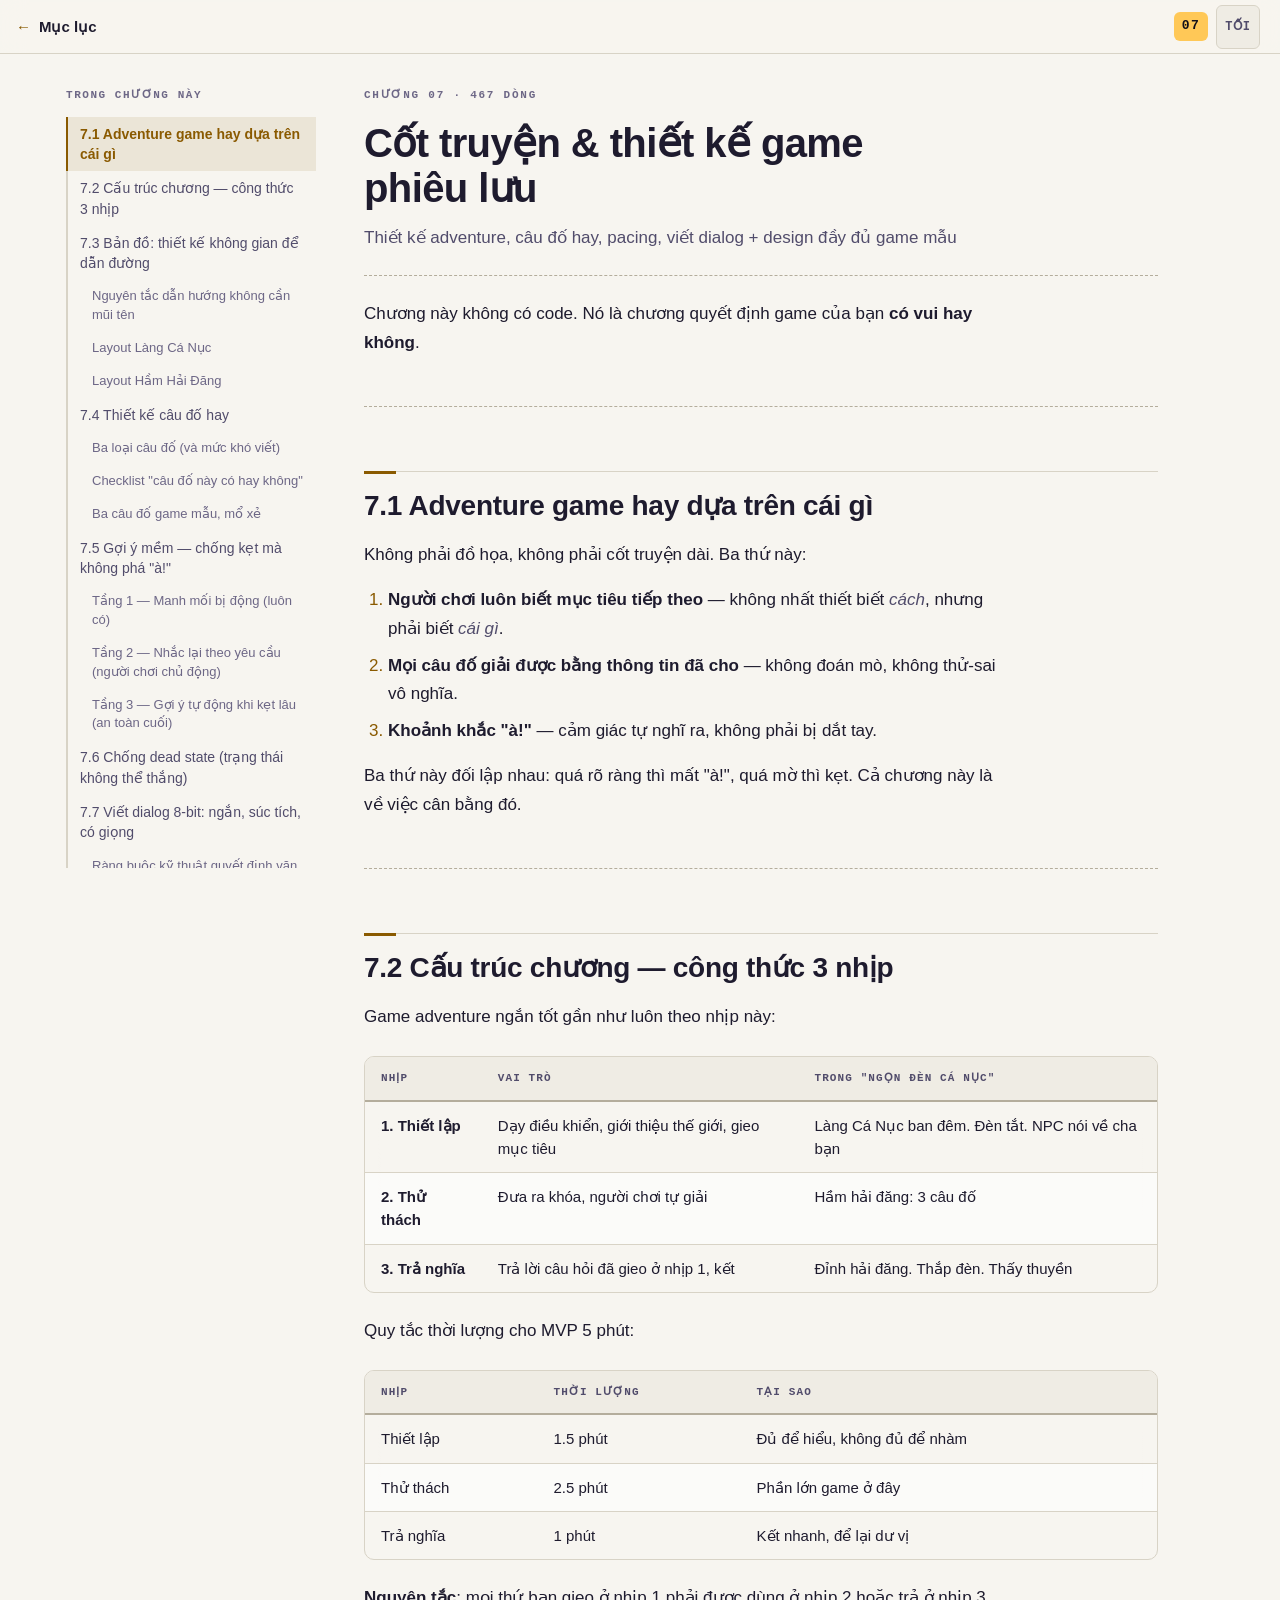
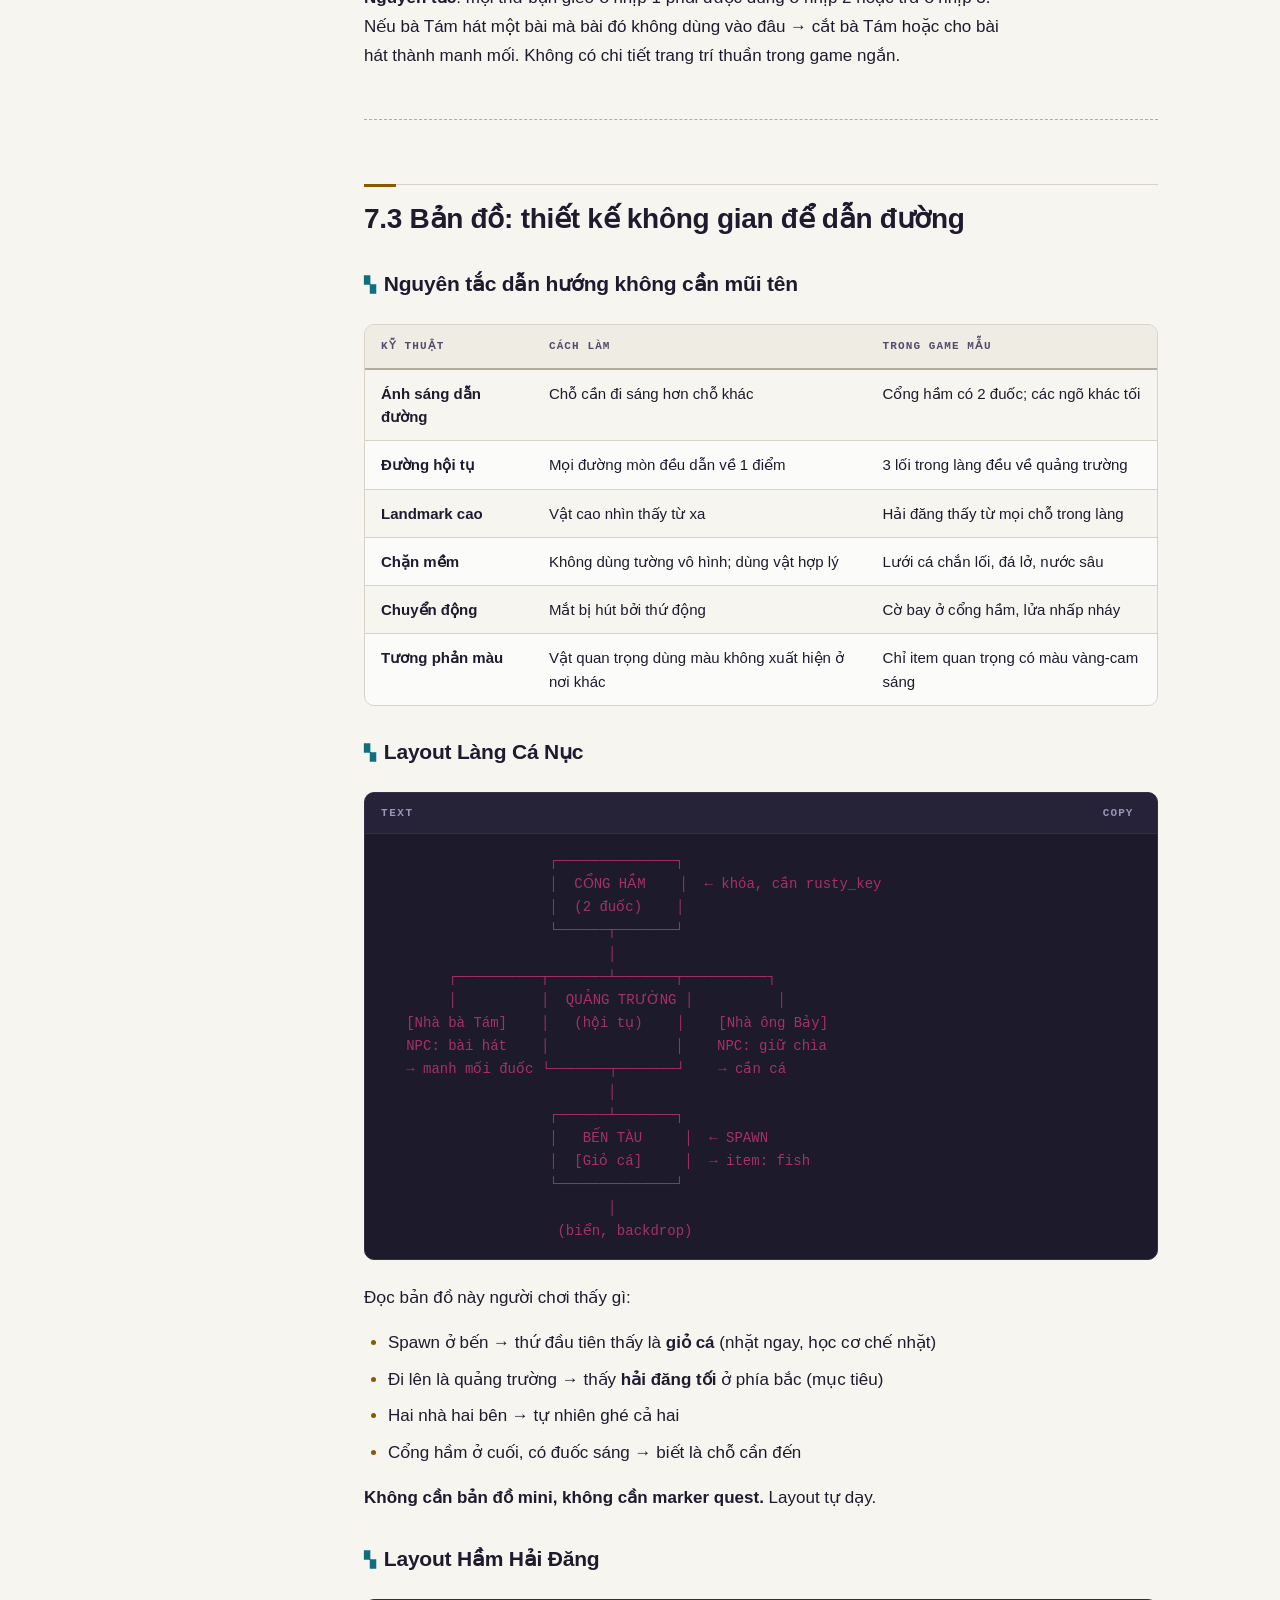
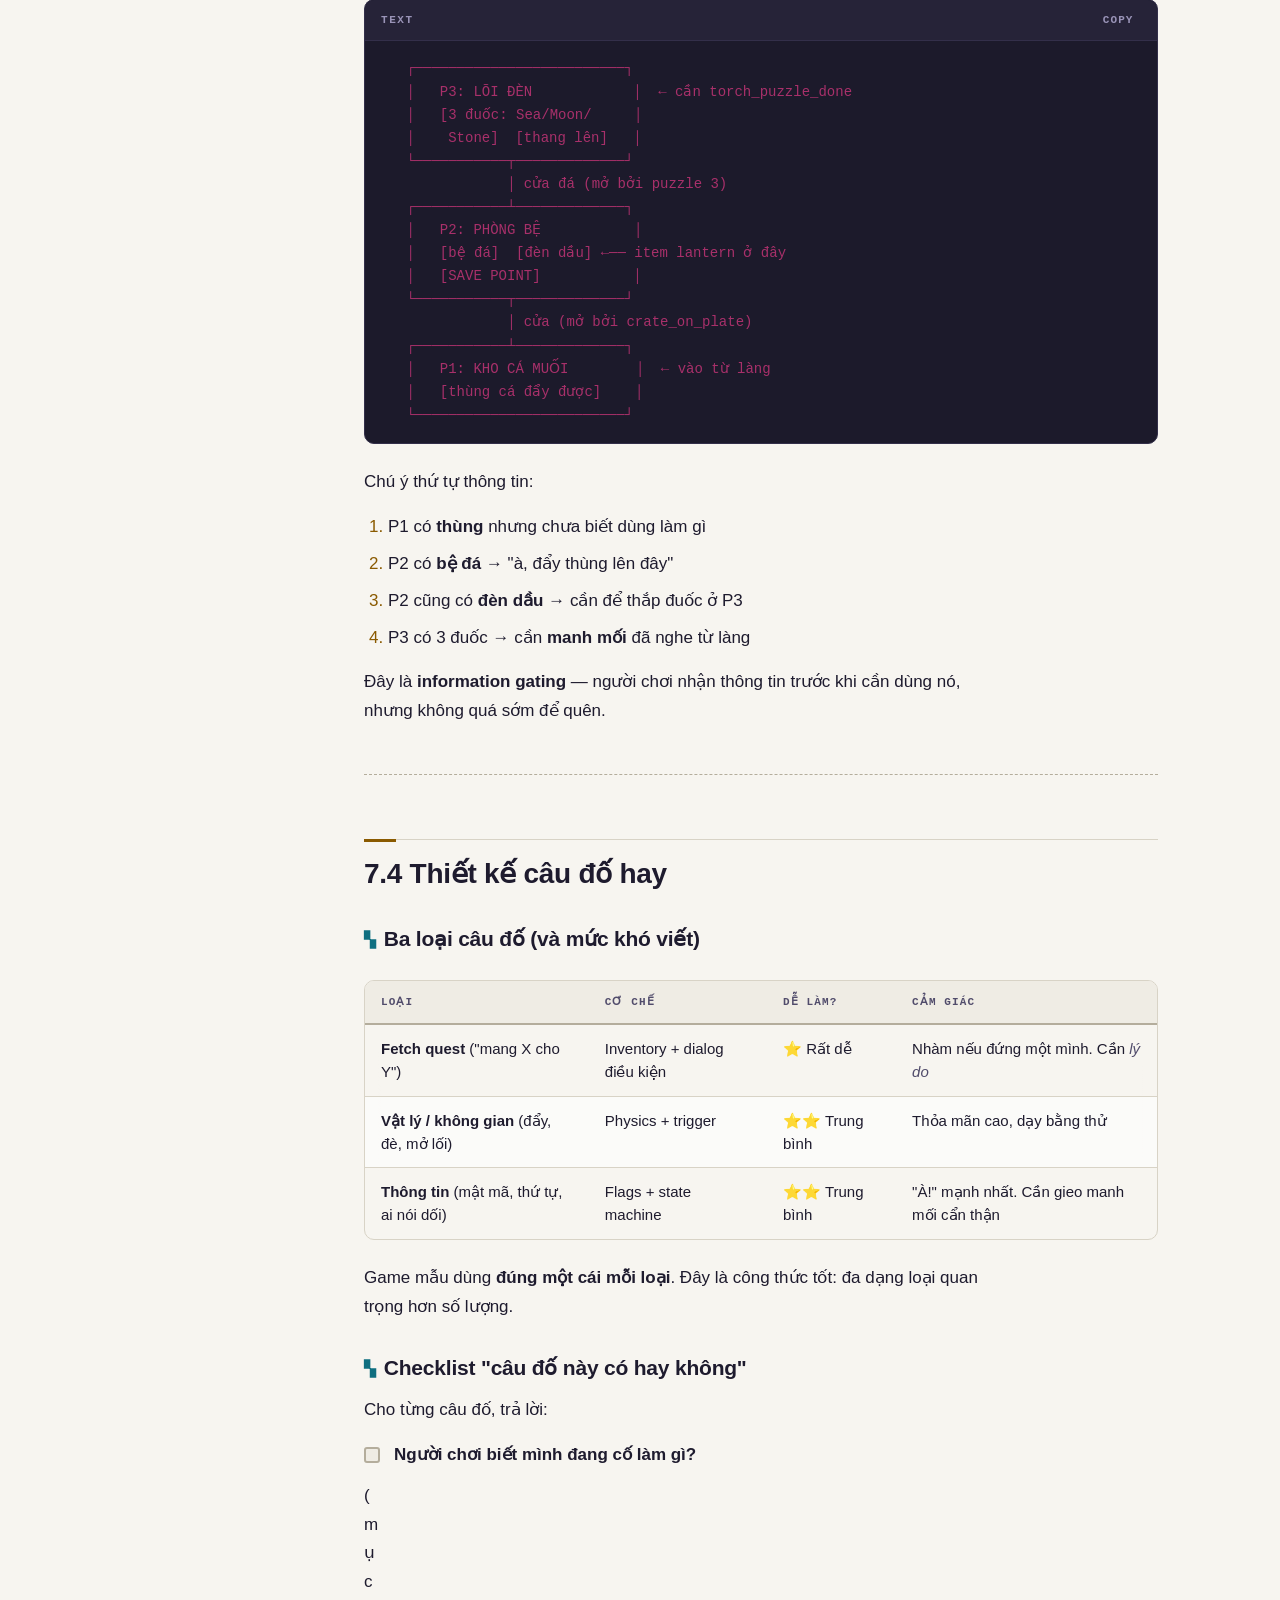
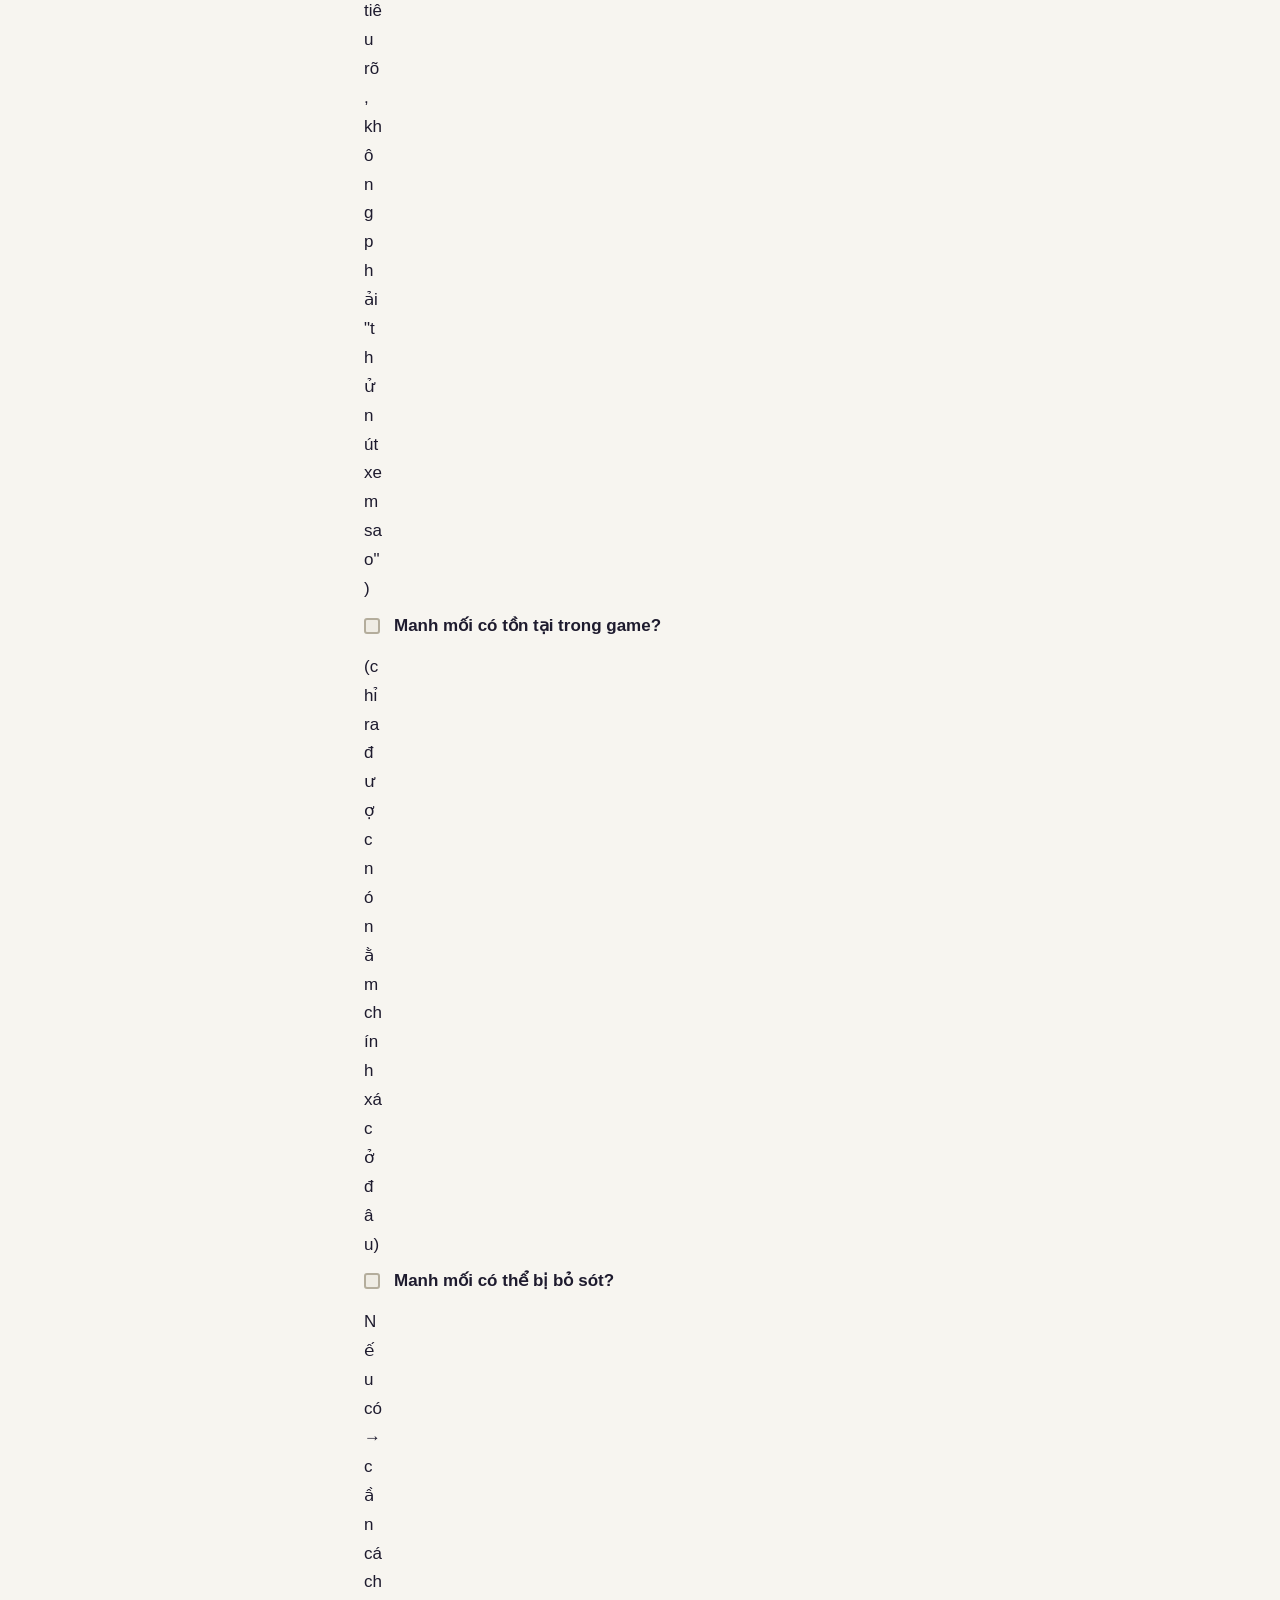
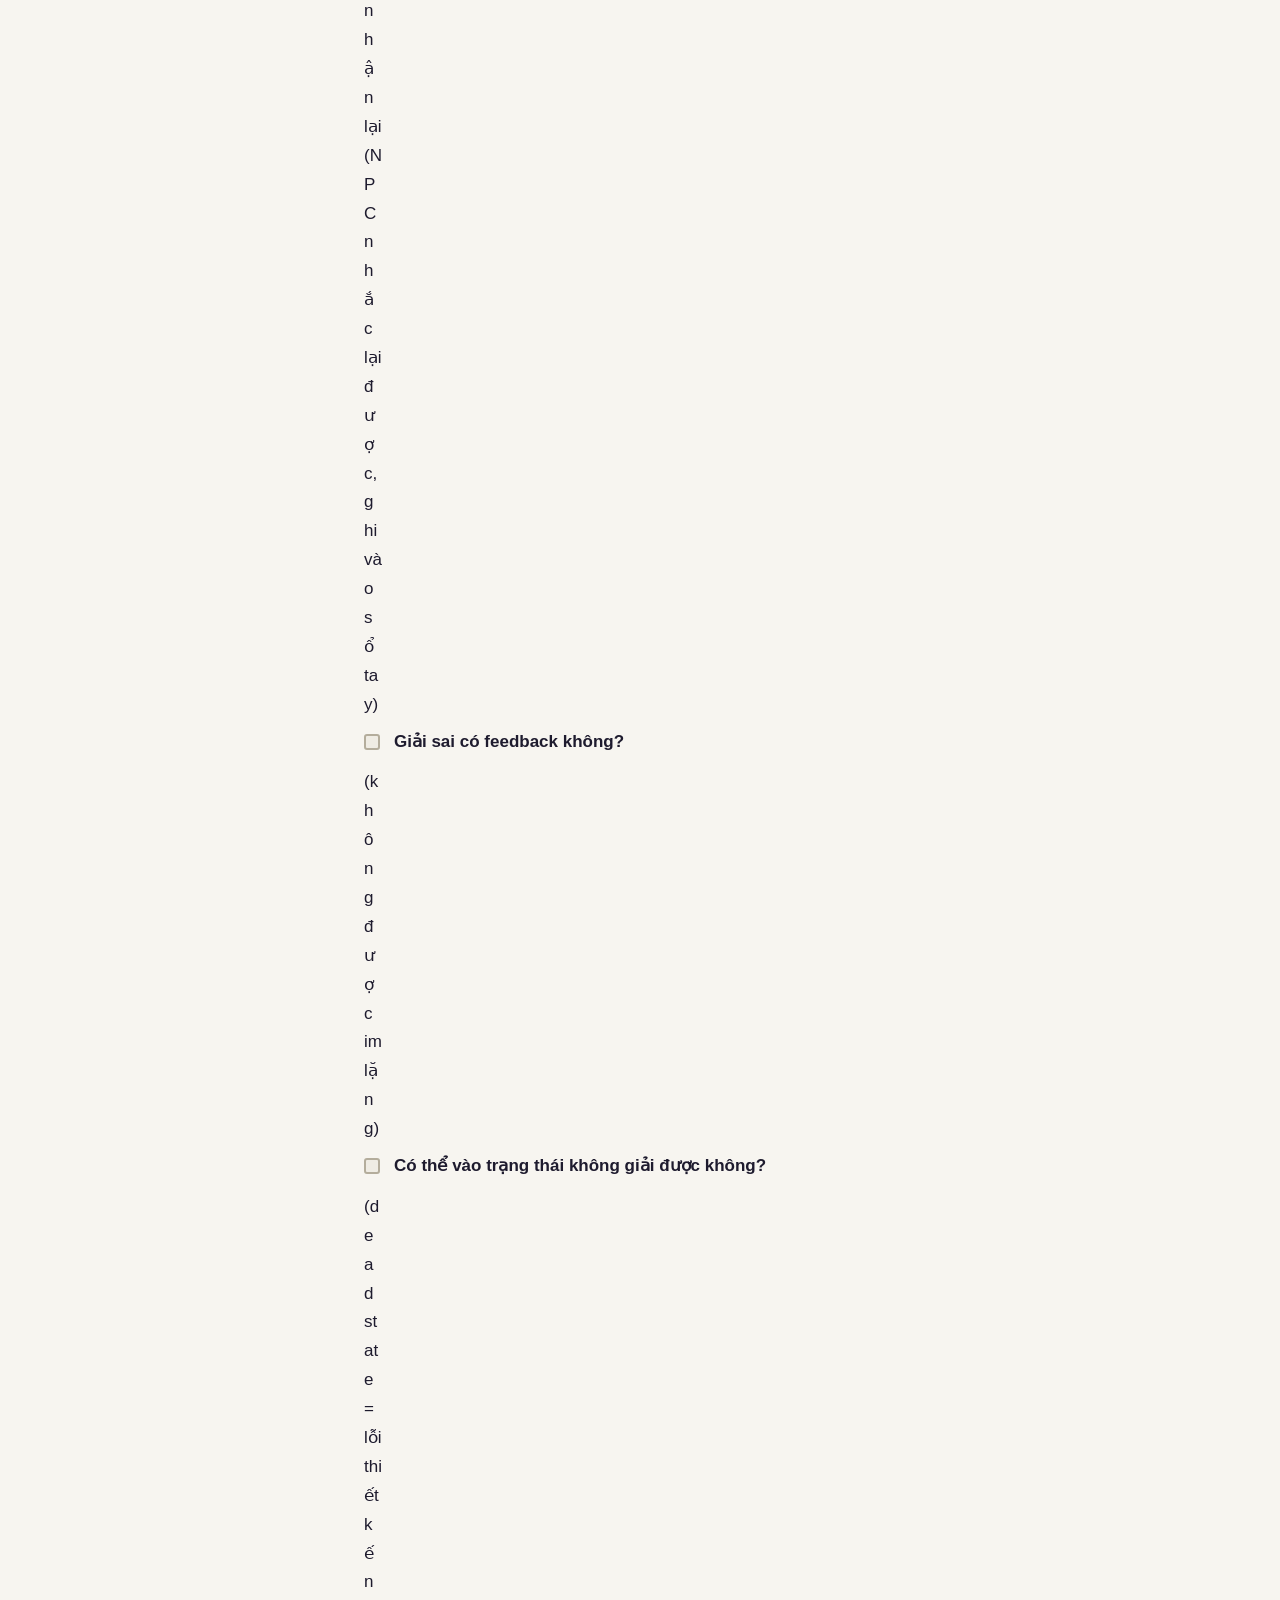
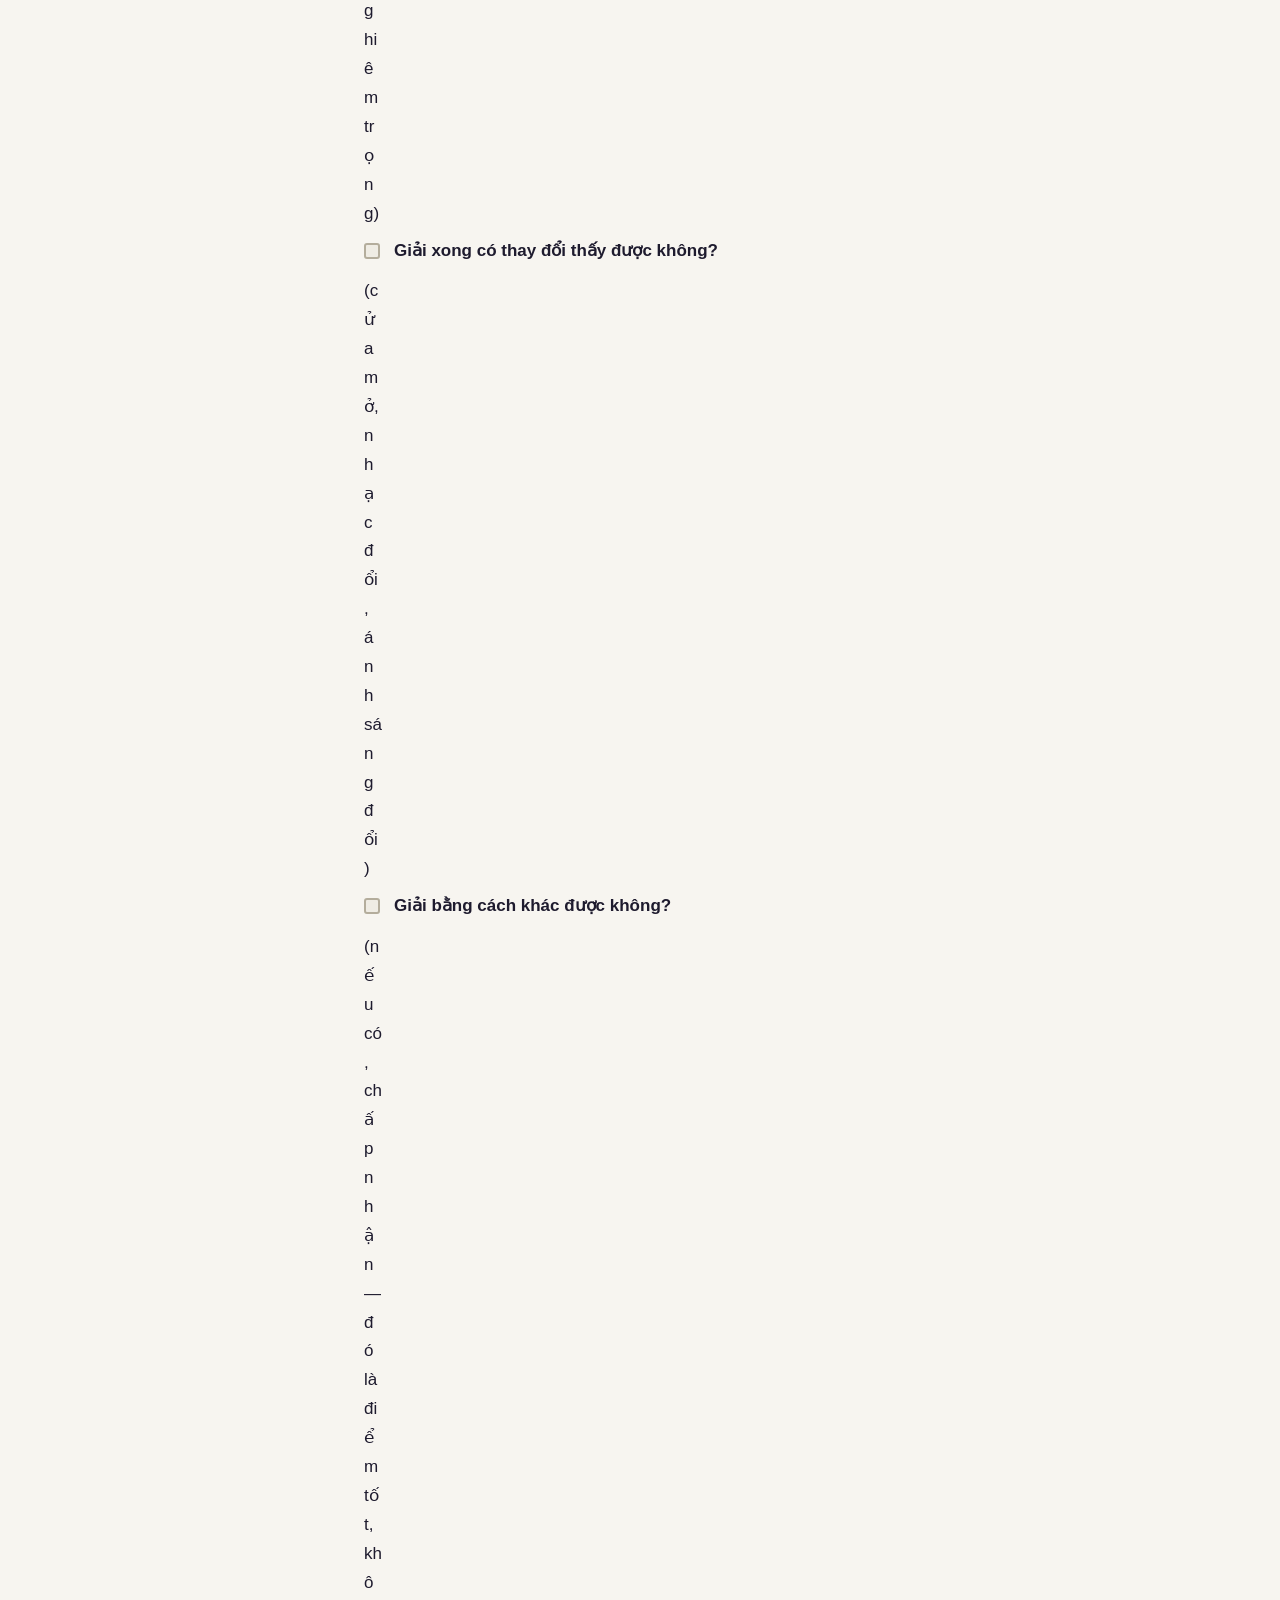
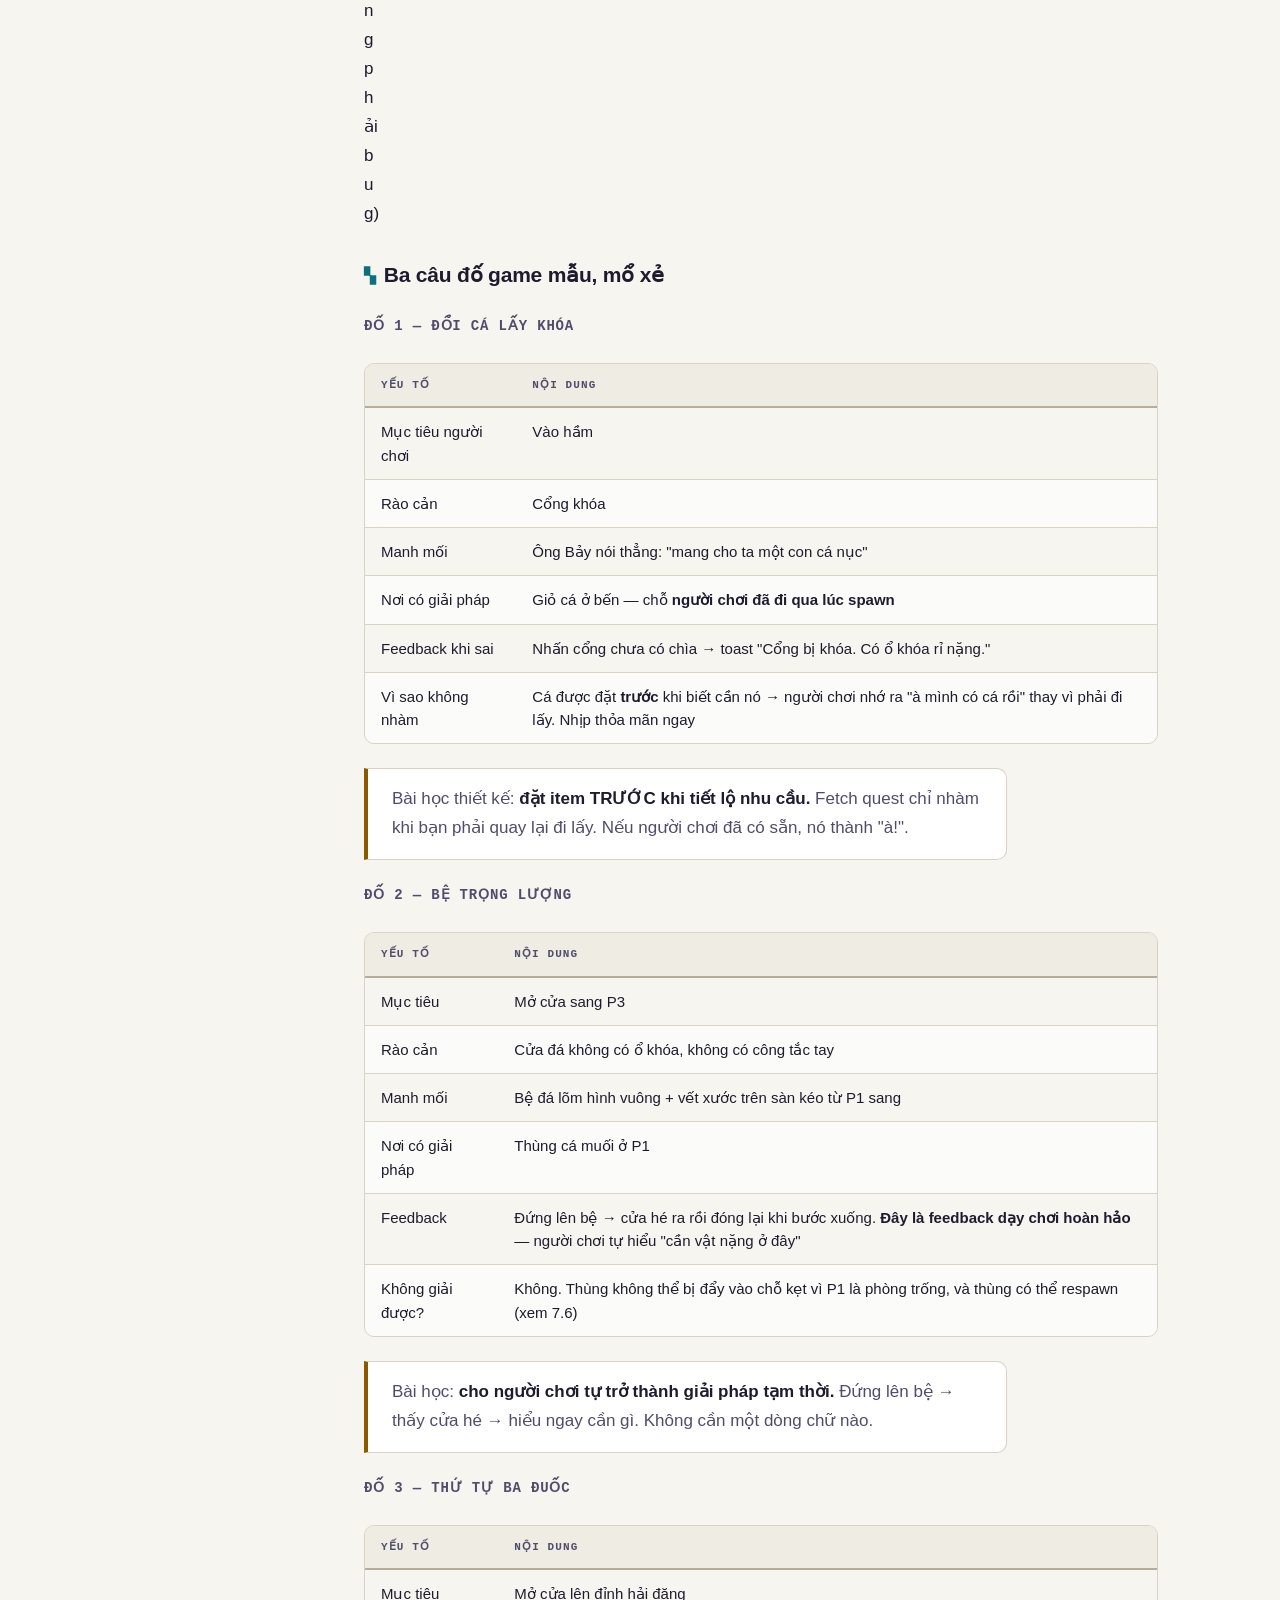
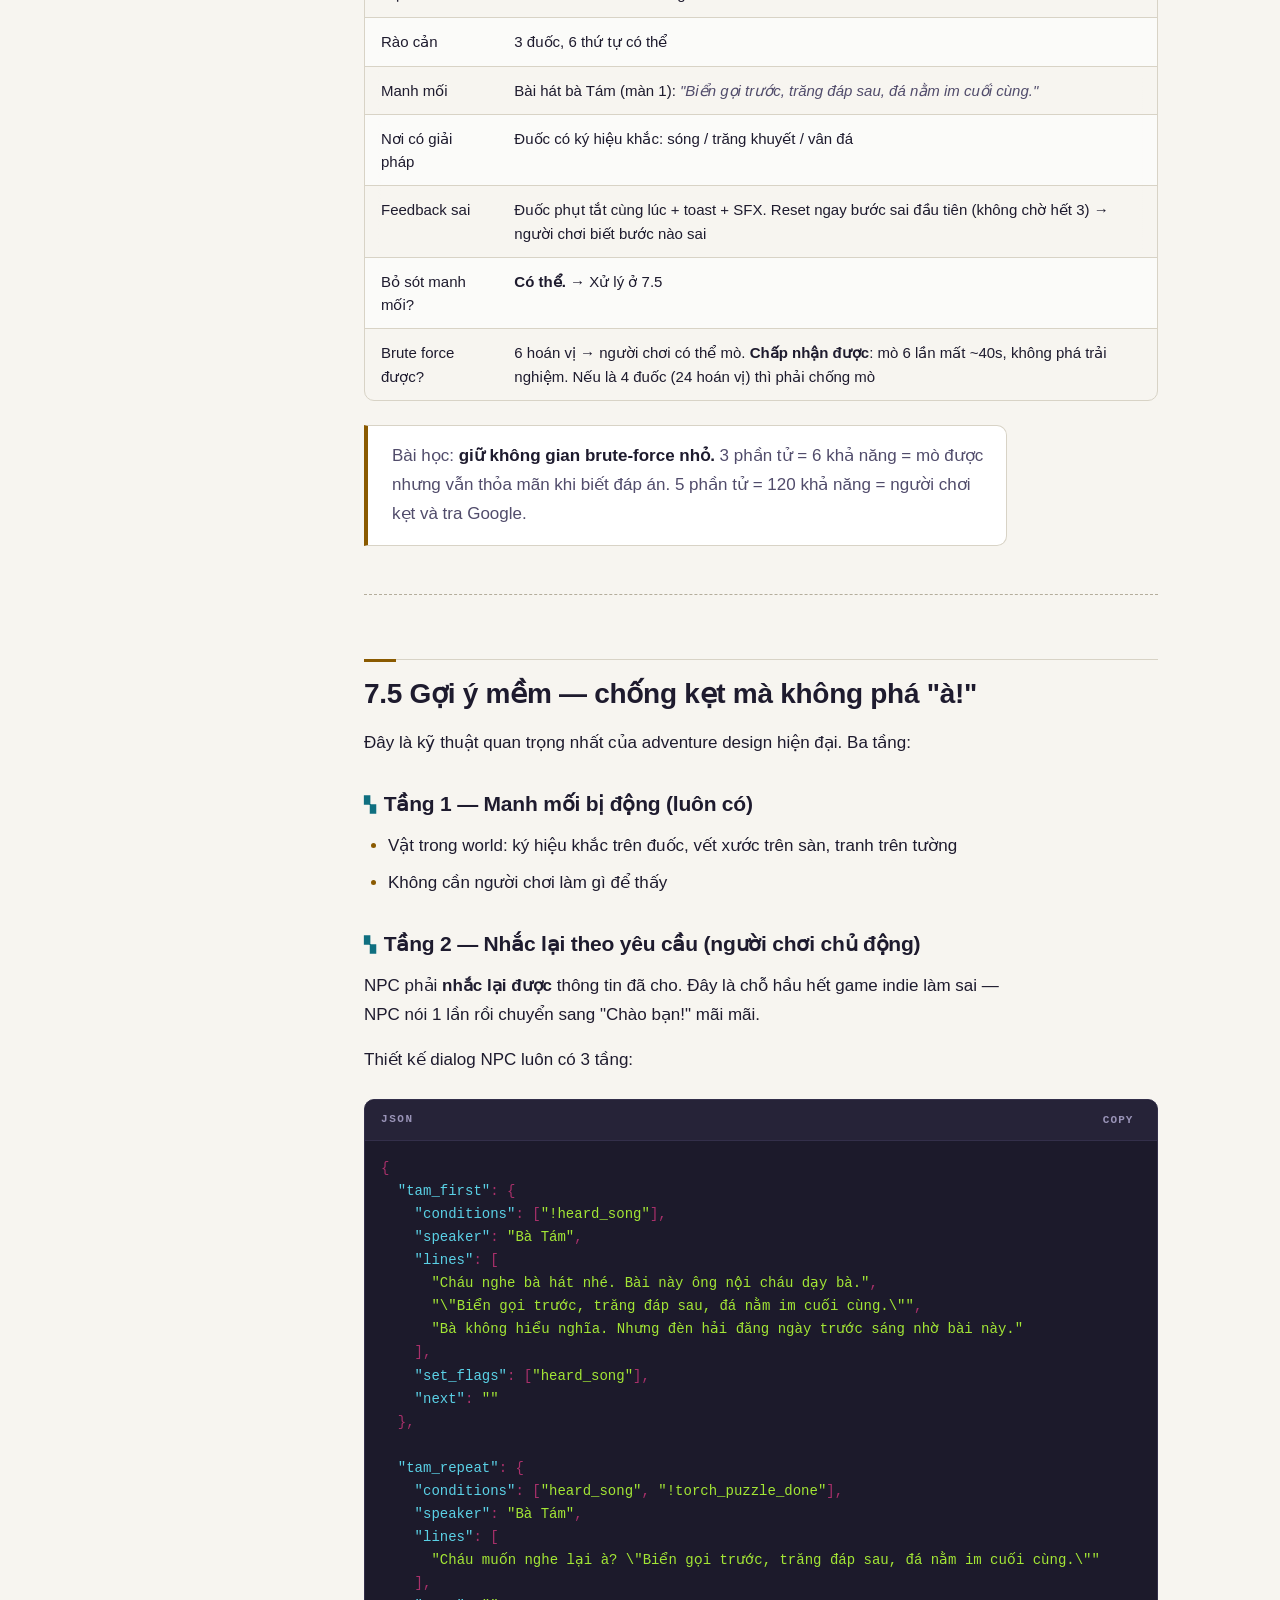
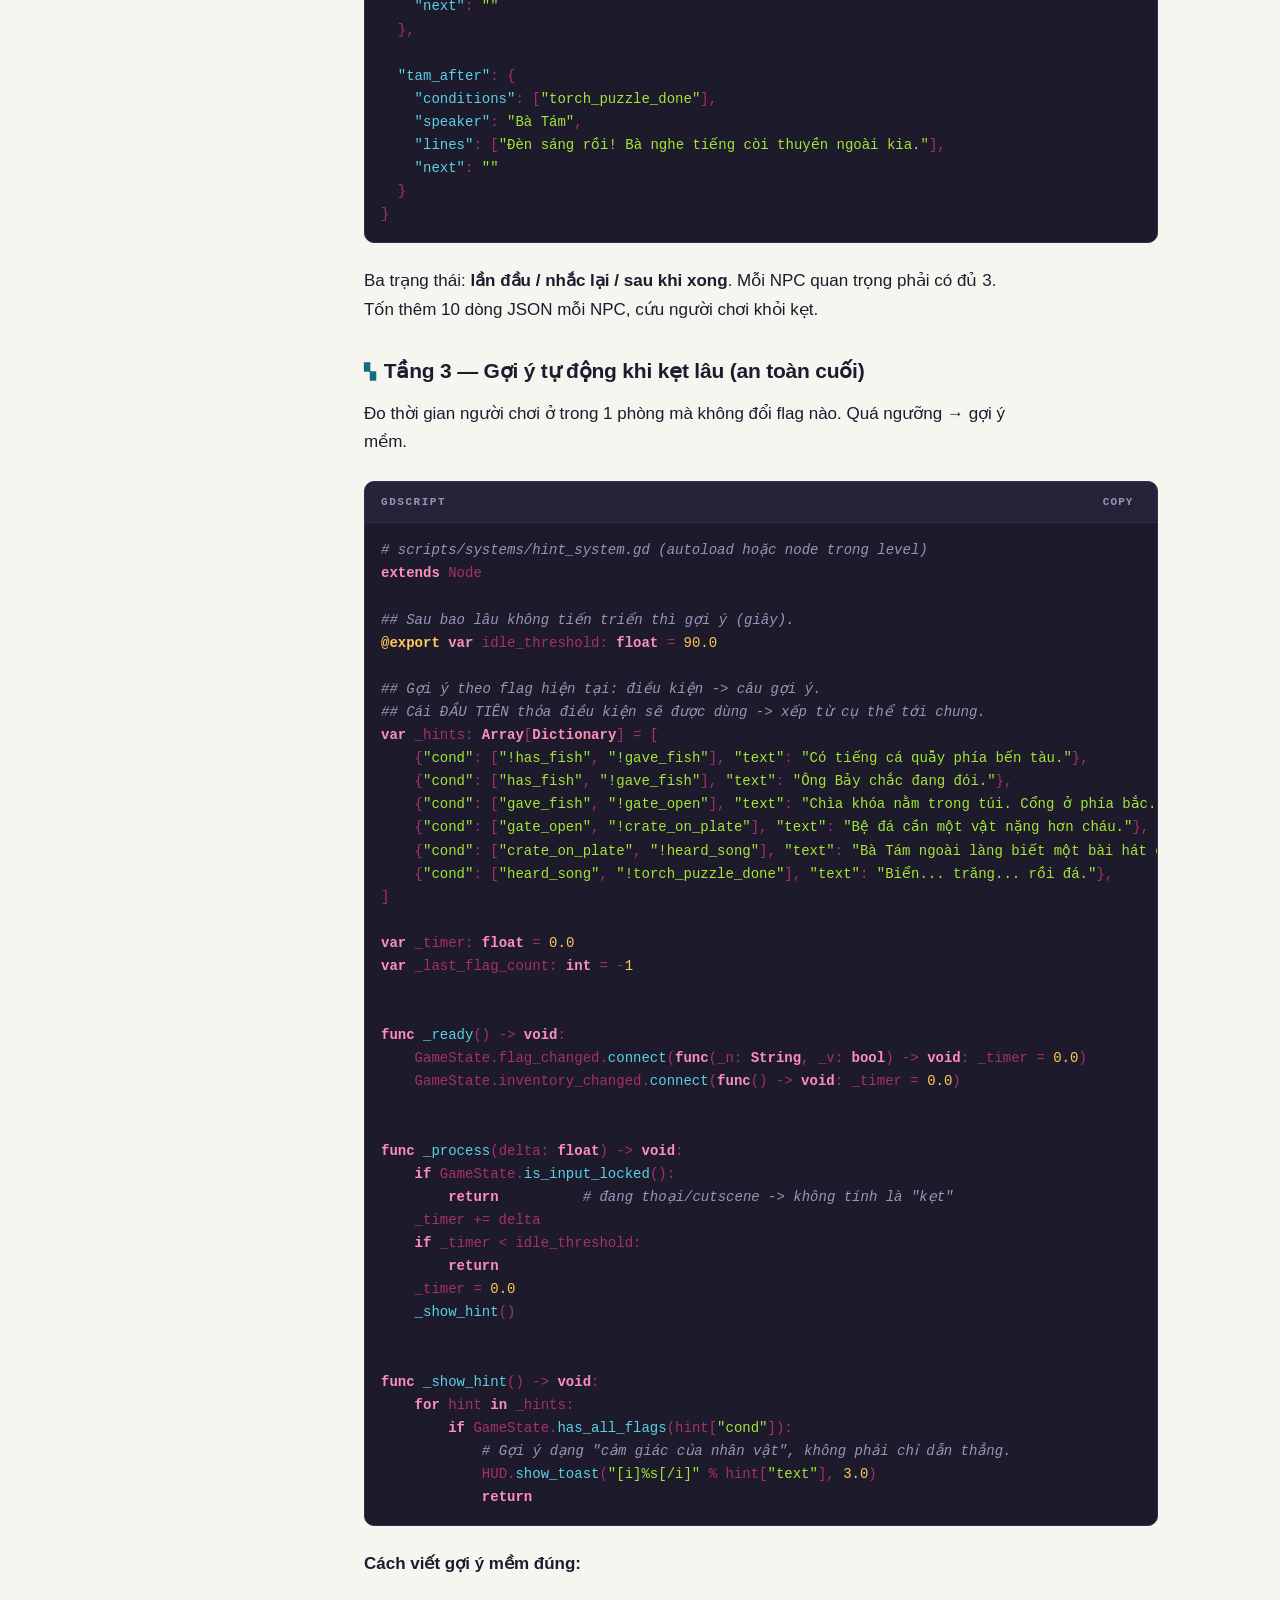
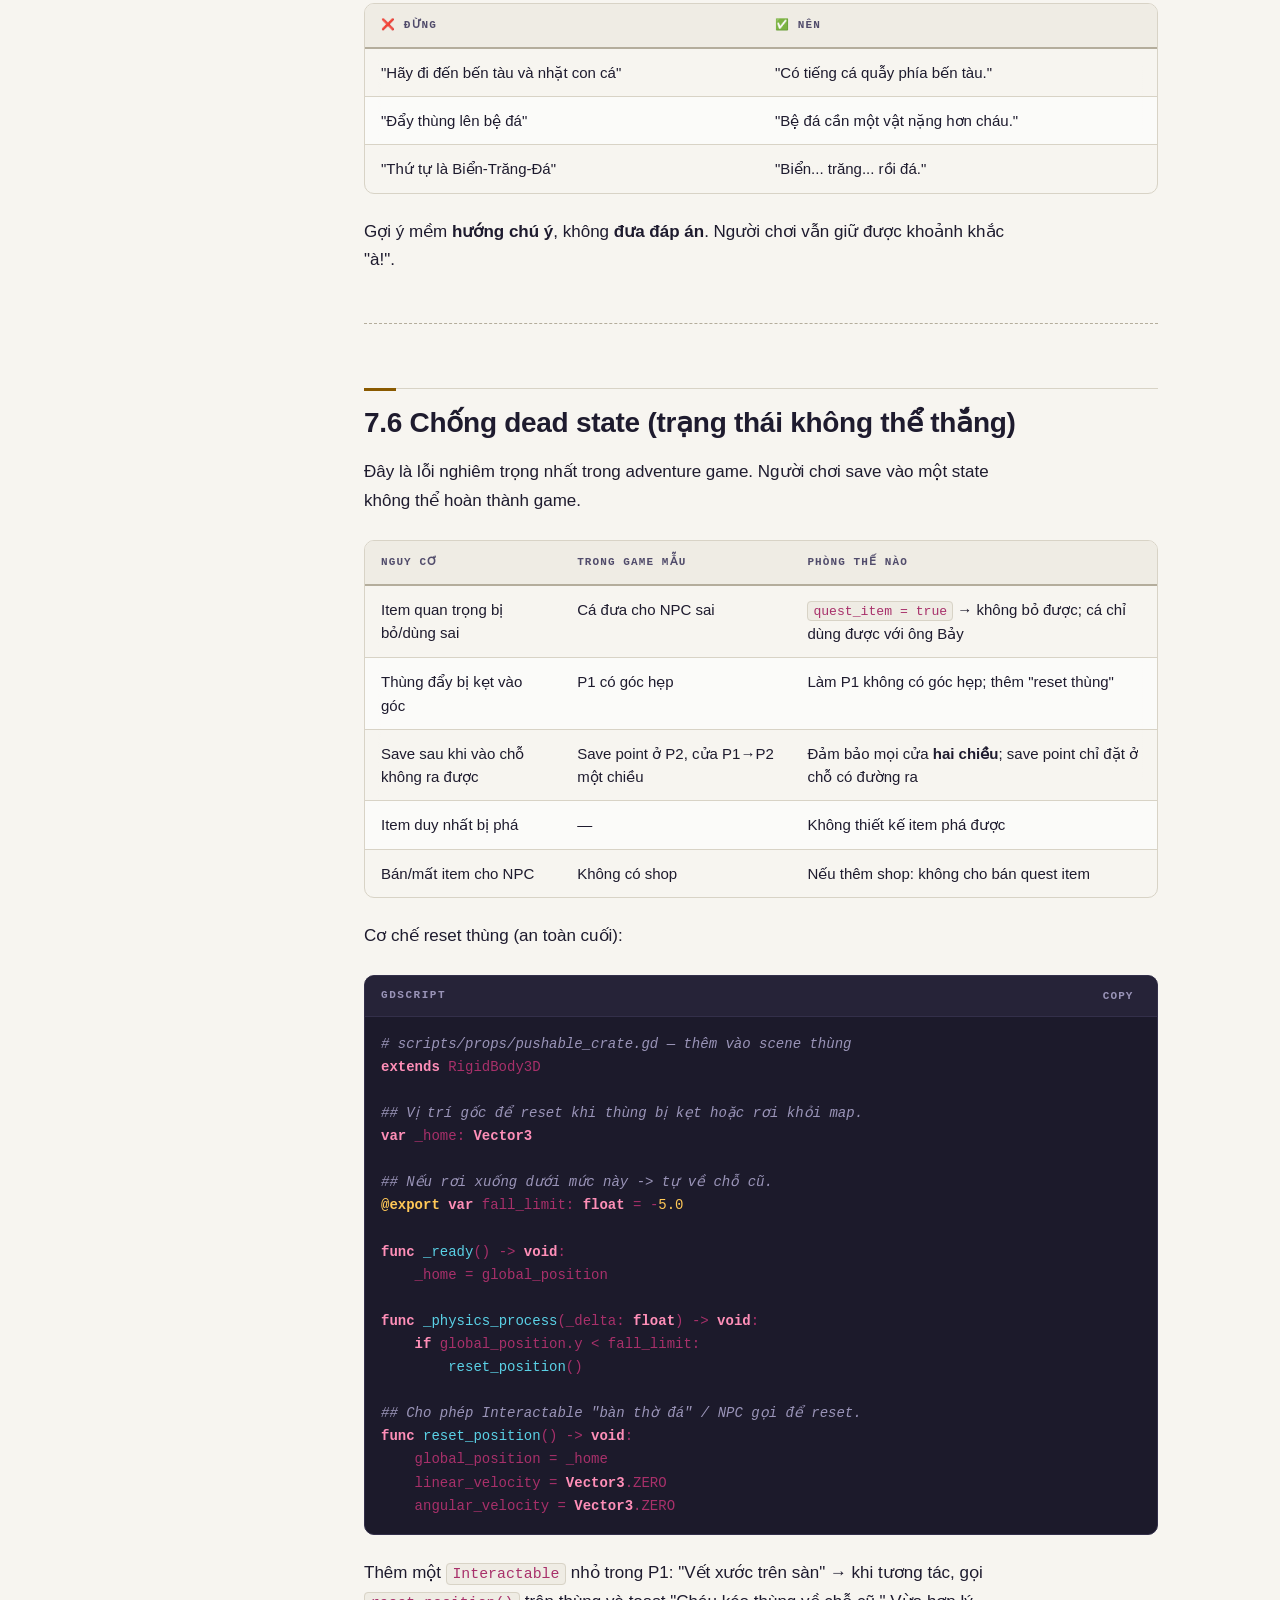
<file: docs/07-story-design.html>
<!DOCTYPE html>
<html lang="vi">
<head>
<meta charset="utf-8">
<meta name="viewport" content="width=device-width, initial-scale=1, viewport-fit=cover">
<meta name="color-scheme" content="dark light">
<meta name="theme-color" content="#12101a">
<meta name="description" content="Thiết kế adventure, câu đố hay, pacing, viết dialog + design đầy đủ game mẫu">
<title>07 Cốt truyện &amp; thiết kế game phiêu lưu · Godot 4 2.5D</title>
<link rel="stylesheet" href="style.css">
<link rel="icon" href="data:image/svg+xml,%3Csvg xmlns='http://www.w3.org/2000/svg' viewBox='0 0 16 16'%3E%3Crect width='16' height='16' fill='%2312101a'/%3E%3Crect x='6' y='2' width='4' height='3' fill='%23ffc857'/%3E%3Crect x='5' y='5' width='6' height='2' fill='%23ffe3a0'/%3E%3Crect x='6' y='7' width='4' height='6' fill='%235ad1e6'/%3E%3Crect x='4' y='13' width='8' height='2' fill='%23474063'/%3E%3C/svg%3E">
<script>/* set the saved theme before first paint so there is no flash */(function(){try{var t=localStorage.getItem("g25d-theme");if(t==="light"||t==="dark")document.documentElement.setAttribute("data-theme",t);}catch(e){}})();</script>
</head>
<body class="page page--chapter">
<div class="progress" aria-hidden="true"><span class="progress__bar" id="progressBar"></span></div>

<header class="topbar">
  <a class="topbar__back" href="index.html"><span aria-hidden="true">←</span> Mục lục</a>
  <span class="topbar__num">07</span>
  <button class="iconbtn themebtn" type="button" data-theme-toggle aria-pressed="false" aria-label="Đổi nền sáng/tối">
    <span class="themebtn__txt">Sáng</span>
  </button>
  <button class="iconbtn topbar__toc" id="tocToggle" type="button" aria-expanded="false" aria-controls="tocPanel">
    <span class="topbar__toc-icon" aria-hidden="true"></span><span>Mục</span>
  </button>
</header>

<div class="shell">
  <nav class="toc" id="tocPanel" aria-label="Mục lục chương">
    <p class="toc__title">Trong chương này</p>
    <ol class="toc__list"><li class="toc__item toc__item--h2"><a href="#71-adventure-game-hay-dựa-trên-cái-gì">7.1 Adventure game hay dựa trên cái gì</a></li><li class="toc__item toc__item--h2"><a href="#72-cấu-trúc-chương---công-thức-3-nhịp">7.2 Cấu trúc chương — công thức 3 nhịp</a></li><li class="toc__item toc__item--h2"><a href="#73-bản-đồ-thiết-kế-không-gian-để-dẫn-đường">7.3 Bản đồ: thiết kế không gian để dẫn đường</a></li><li class="toc__item toc__item--h3"><a href="#nguyên-tắc-dẫn-hướng-không-cần-mũi-tên">Nguyên tắc dẫn hướng không cần mũi tên</a></li><li class="toc__item toc__item--h3"><a href="#layout-làng-cá-nục">Layout Làng Cá Nục</a></li><li class="toc__item toc__item--h3"><a href="#layout-hầm-hải-đăng">Layout Hầm Hải Đăng</a></li><li class="toc__item toc__item--h2"><a href="#74-thiết-kế-câu-đố-hay">7.4 Thiết kế câu đố hay</a></li><li class="toc__item toc__item--h3"><a href="#ba-loại-câu-đố-và-mức-khó-viết">Ba loại câu đố (và mức khó viết)</a></li><li class="toc__item toc__item--h3"><a href="#checklist-câu-đố-này-có-hay-không">Checklist "câu đố này có hay không"</a></li><li class="toc__item toc__item--h3"><a href="#ba-câu-đố-game-mẫu-mổ-xẻ">Ba câu đố game mẫu, mổ xẻ</a></li><li class="toc__item toc__item--h2"><a href="#75-gợi-ý-mềm---chống-kẹt-mà-không-phá-à">7.5 Gợi ý mềm — chống kẹt mà không phá "à!"</a></li><li class="toc__item toc__item--h3"><a href="#tầng-1---manh-mối-bị-động-luôn-có">Tầng 1 — Manh mối bị động (luôn có)</a></li><li class="toc__item toc__item--h3"><a href="#tầng-2---nhắc-lại-theo-yêu-cầu-người-chơi-chủ-động">Tầng 2 — Nhắc lại theo yêu cầu (người chơi chủ động)</a></li><li class="toc__item toc__item--h3"><a href="#tầng-3---gợi-ý-tự-động-khi-kẹt-lâu-an-toàn-cuối">Tầng 3 — Gợi ý tự động khi kẹt lâu (an toàn cuối)</a></li><li class="toc__item toc__item--h2"><a href="#76-chống-dead-state-trạng-thái-không-thể-thắng">7.6 Chống dead state (trạng thái không thể thắng)</a></li><li class="toc__item toc__item--h2"><a href="#77-viết-dialog-8-bit-ngắn-súc-tích-có-giọng">7.7 Viết dialog 8-bit: ngắn, súc tích, có giọng</a></li><li class="toc__item toc__item--h3"><a href="#ràng-buộc-kỹ-thuật-quyết-định-văn-phong">Ràng buộc kỹ thuật quyết định văn phong</a></li><li class="toc__item toc__item--h3"><a href="#quy-tắc-viết">Quy tắc viết</a></li><li class="toc__item toc__item--h3"><a href="#ví-dụ-cùng-một-npc-3-cách-viết">Ví dụ: cùng một NPC, 3 cách viết</a></li><li class="toc__item toc__item--h3"><a href="#bảng-giọng-nhân-vật-điền-trước-khi-viết-dòng-nào">Bảng giọng nhân vật (điền trước khi viết dòng nào)</a></li><li class="toc__item toc__item--h2"><a href="#78-pacing-nhịp-của-5-phút">7.8 Pacing: nhịp của 5 phút</a></li><li class="toc__item toc__item--h3"><a href="#ba-công-cụ-pacing-rẻ-nhất">Ba công cụ pacing rẻ nhất</a></li><li class="toc__item toc__item--h2"><a href="#79-từ-design-tới-build-bảng-thi-công">7.9 Từ design tới build: bảng thi công</a></li><li class="toc__item toc__item--h2"><a href="#710-bài-tập">7.10 Bài tập</a></li><li class="toc__item toc__item--h2"><a href="#711-lỗi-thường-gặp-thiết-kế">7.11 Lỗi thường gặp (thiết kế)</a></li></ol>
  </nav>

  <main class="main" id="main">
    <article class="prose">
      <p class="eyebrow">Chương 07 · 467 dòng</p>
      <h1 class="title">Cốt truyện &amp; thiết kế game phiêu lưu</h1>
      <p class="lede">Thiết kế adventure, câu đố hay, pacing, viết dialog + design đầy đủ game mẫu</p>
      <hr class="rule rule--tight">
      <p>Chương này không có code. Nó là chương quyết định game của bạn <strong>có vui hay không</strong>.</p><hr class="rule"><h2 id="71-adventure-game-hay-dựa-trên-cái-gì" class="h h--2">7.1 Adventure game hay dựa trên cái gì<a class="anchor" href="#71-adventure-game-hay-dựa-trên-cái-gì" aria-label="Liên kết tới mục này">#</a></h2><p>Không phải đồ họa, không phải cốt truyện dài. Ba thứ này:</p><ol class="list"><li><strong>Người chơi luôn biết mục tiêu tiếp theo</strong> — không nhất thiết biết <em>cách</em>, nhưng phải biết <em>cái gì</em>.</li><li><strong>Mọi câu đố giải được bằng thông tin đã cho</strong> — không đoán mò, không thử-sai vô nghĩa.</li><li><strong>Khoảnh khắc "à!"</strong> — cảm giác tự nghĩ ra, không phải bị dắt tay.</li></ol><p>Ba thứ này đối lập nhau: quá rõ ràng thì mất "à!", quá mờ thì kẹt. Cả chương này là về việc cân bằng đó.</p><hr class="rule"><h2 id="72-cấu-trúc-chương---công-thức-3-nhịp" class="h h--2">7.2 Cấu trúc chương — công thức 3 nhịp<a class="anchor" href="#72-cấu-trúc-chương---công-thức-3-nhịp" aria-label="Liên kết tới mục này">#</a></h2><p>Game adventure ngắn tốt gần như luôn theo nhịp này:</p><div class="table-wrap" tabindex="0" role="region" aria-label="Bảng, có thể cuộn ngang"><table><thead><tr><th>Nhịp</th><th>Vai trò</th><th>Trong "Ngọn Đèn Cá Nục"</th></tr></thead><tbody><tr><td><strong>1. Thiết lập</strong></td><td>Dạy điều khiển, giới thiệu thế giới, gieo mục tiêu</td><td>Làng Cá Nục ban đêm. Đèn tắt. NPC nói về cha bạn</td></tr><tr><td><strong>2. Thử thách</strong></td><td>Đưa ra khóa, người chơi tự giải</td><td>Hầm hải đăng: 3 câu đố</td></tr><tr><td><strong>3. Trả nghĩa</strong></td><td>Trả lời câu hỏi đã gieo ở nhịp 1, kết</td><td>Đỉnh hải đăng. Thắp đèn. Thấy thuyền</td></tr></tbody></table></div><p>Quy tắc thời lượng cho MVP 5 phút:</p><div class="table-wrap" tabindex="0" role="region" aria-label="Bảng, có thể cuộn ngang"><table><thead><tr><th>Nhịp</th><th>Thời lượng</th><th>Tại sao</th></tr></thead><tbody><tr><td>Thiết lập</td><td>1.5 phút</td><td>Đủ để hiểu, không đủ để nhàm</td></tr><tr><td>Thử thách</td><td>2.5 phút</td><td>Phần lớn game ở đây</td></tr><tr><td>Trả nghĩa</td><td>1 phút</td><td>Kết nhanh, để lại dư vị</td></tr></tbody></table></div><p><strong>Nguyên tắc</strong>: mọi thứ bạn gieo ở nhịp 1 phải được dùng ở nhịp 2 hoặc trả ở nhịp 3. Nếu bà Tám hát một bài mà bài đó không dùng vào đâu → cắt bà Tám hoặc cho bài hát thành manh mối. Không có chi tiết trang trí thuần trong game ngắn.</p><hr class="rule"><h2 id="73-bản-đồ-thiết-kế-không-gian-để-dẫn-đường" class="h h--2">7.3 Bản đồ: thiết kế không gian để dẫn đường<a class="anchor" href="#73-bản-đồ-thiết-kế-không-gian-để-dẫn-đường" aria-label="Liên kết tới mục này">#</a></h2><h3 id="nguyên-tắc-dẫn-hướng-không-cần-mũi-tên" class="h h--3">Nguyên tắc dẫn hướng không cần mũi tên<a class="anchor" href="#nguyên-tắc-dẫn-hướng-không-cần-mũi-tên" aria-label="Liên kết tới mục này">#</a></h3><div class="table-wrap" tabindex="0" role="region" aria-label="Bảng, có thể cuộn ngang"><table><thead><tr><th>Kỹ thuật</th><th>Cách làm</th><th>Trong game mẫu</th></tr></thead><tbody><tr><td><strong>Ánh sáng dẫn đường</strong></td><td>Chỗ cần đi sáng hơn chỗ khác</td><td>Cổng hầm có 2 đuốc; các ngõ khác tối</td></tr><tr><td><strong>Đường hội tụ</strong></td><td>Mọi đường mòn đều dẫn về 1 điểm</td><td>3 lối trong làng đều về quảng trường</td></tr><tr><td><strong>Landmark cao</strong></td><td>Vật cao nhìn thấy từ xa</td><td>Hải đăng thấy từ mọi chỗ trong làng</td></tr><tr><td><strong>Chặn mềm</strong></td><td>Không dùng tường vô hình; dùng vật hợp lý</td><td>Lưới cá chắn lối, đá lở, nước sâu</td></tr><tr><td><strong>Chuyển động</strong></td><td>Mắt bị hút bởi thứ động</td><td>Cờ bay ở cổng hầm, lửa nhấp nháy</td></tr><tr><td><strong>Tương phản màu</strong></td><td>Vật quan trọng dùng màu không xuất hiện ở nơi khác</td><td>Chỉ item quan trọng có màu vàng-cam sáng</td></tr></tbody></table></div><h3 id="layout-làng-cá-nục" class="h h--3">Layout Làng Cá Nục<a class="anchor" href="#layout-làng-cá-nục" aria-label="Liên kết tới mục này">#</a></h3><figure class="code" data-lang="text"><figcaption><span class="code__lang">Text</span><button class="code__copy" type="button" aria-label="Sao chép đoạn code"><span class="code__copy-txt">Copy</span></button></figcaption><pre><code class="lang-text">                    ┌──────────────┐
                    │  CỔNG HẦM    │  ← khóa, cần rusty_key
                    │  (2 đuốc)    │
                    └──────┬───────┘
                           │
        ┌──────────┬───────┴───────┬──────────┐
        │          │  QUẢNG TRƯỜNG │          │
   [Nhà bà Tám]    │   (hội tụ)    │    [Nhà ông Bảy]
   NPC: bài hát    │               │    NPC: giữ chìa
   → manh mối đuốc └───────┬───────┘    → cần cá
                           │
                    ┌──────┴───────┐
                    │   BẾN TÀU     │  ← SPAWN
                    │  [Giỏ cá]     │  → item: fish
                    └──────────────┘
                           │
                     (biển, backdrop)</code></pre></figure><p>Đọc bản đồ này người chơi thấy gì:</p><ul class="list"><li>Spawn ở bến → thứ đầu tiên thấy là <strong>giỏ cá</strong> (nhặt ngay, học cơ chế nhặt)</li><li>Đi lên là quảng trường → thấy <strong>hải đăng tối</strong> ở phía bắc (mục tiêu)</li><li>Hai nhà hai bên → tự nhiên ghé cả hai</li><li>Cổng hầm ở cuối, có đuốc sáng → biết là chỗ cần đến</li></ul><p><strong>Không cần bản đồ mini, không cần marker quest.</strong> Layout tự dạy.</p><h3 id="layout-hầm-hải-đăng" class="h h--3">Layout Hầm Hải Đăng<a class="anchor" href="#layout-hầm-hải-đăng" aria-label="Liên kết tới mục này">#</a></h3><figure class="code" data-lang="text"><figcaption><span class="code__lang">Text</span><button class="code__copy" type="button" aria-label="Sao chép đoạn code"><span class="code__copy-txt">Copy</span></button></figcaption><pre><code class="lang-text">   ┌─────────────────────────┐
   │   P3: LÕI ĐÈN            │  ← cần torch_puzzle_done
   │   [3 đuốc: Sea/Moon/     │
   │    Stone]  [thang lên]   │
   └───────────┬─────────────┘
               │ cửa đá (mở bởi puzzle 3)
   ┌───────────┴─────────────┐
   │   P2: PHÒNG BỆ           │
   │   [bệ đá]  [đèn dầu] ←── item lantern ở đây
   │   [SAVE POINT]           │
   └───────────┬─────────────┘
               │ cửa (mở bởi crate_on_plate)
   ┌───────────┴─────────────┐
   │   P1: KHO CÁ MUỐI        │  ← vào từ làng
   │   [thùng cá đẩy được]    │
   └─────────────────────────┘</code></pre></figure><p>Chú ý thứ tự thông tin:</p><ol class="list"><li>P1 có <strong>thùng</strong> nhưng chưa biết dùng làm gì</li><li>P2 có <strong>bệ đá</strong> → "à, đẩy thùng lên đây"</li><li>P2 cũng có <strong>đèn dầu</strong> → cần để thắp đuốc ở P3</li><li>P3 có 3 đuốc → cần <strong>manh mối</strong> đã nghe từ làng</li></ol><p>Đây là <strong>information gating</strong> — người chơi nhận thông tin trước khi cần dùng nó, nhưng không quá sớm để quên.</p><hr class="rule"><h2 id="74-thiết-kế-câu-đố-hay" class="h h--2">7.4 Thiết kế câu đố hay<a class="anchor" href="#74-thiết-kế-câu-đố-hay" aria-label="Liên kết tới mục này">#</a></h2><h3 id="ba-loại-câu-đố-và-mức-khó-viết" class="h h--3">Ba loại câu đố (và mức khó viết)<a class="anchor" href="#ba-loại-câu-đố-và-mức-khó-viết" aria-label="Liên kết tới mục này">#</a></h3><div class="table-wrap" tabindex="0" role="region" aria-label="Bảng, có thể cuộn ngang"><table><thead><tr><th>Loại</th><th>Cơ chế</th><th>Dễ làm?</th><th>Cảm giác</th></tr></thead><tbody><tr><td><strong>Fetch quest</strong> ("mang X cho Y")</td><td>Inventory + dialog điều kiện</td><td>⭐ Rất dễ</td><td>Nhàm nếu đứng một mình. Cần <em>lý do</em></td></tr><tr><td><strong>Vật lý / không gian</strong> (đẩy, đè, mở lối)</td><td>Physics + trigger</td><td>⭐⭐ Trung bình</td><td>Thỏa mãn cao, dạy bằng thử</td></tr><tr><td><strong>Thông tin</strong> (mật mã, thứ tự, ai nói dối)</td><td>Flags + state machine</td><td>⭐⭐ Trung bình</td><td>"À!" mạnh nhất. Cần gieo manh mối cẩn thận</td></tr></tbody></table></div><p>Game mẫu dùng <strong>đúng một cái mỗi loại</strong>. Đây là công thức tốt: đa dạng loại quan trọng hơn số lượng.</p><h3 id="checklist-câu-đố-này-có-hay-không" class="h h--3">Checklist "câu đố này có hay không"<a class="anchor" href="#checklist-câu-đố-này-có-hay-không" aria-label="Liên kết tới mục này">#</a></h3><p>Cho từng câu đố, trả lời:</p><ul class="list list--task"><li class="task"><span class="checkbox" aria-hidden="true"></span><strong>Người chơi biết mình đang cố làm gì?</strong> (mục tiêu rõ, không phải "thử nút xem sao")</li><li class="task"><span class="checkbox" aria-hidden="true"></span><strong>Manh mối có tồn tại trong game?</strong> (chỉ ra được nó nằm chính xác ở đâu)</li><li class="task"><span class="checkbox" aria-hidden="true"></span><strong>Manh mối có thể bị bỏ sót?</strong> Nếu có → cần cách nhận lại (NPC nhắc lại được, ghi vào sổ tay)</li><li class="task"><span class="checkbox" aria-hidden="true"></span><strong>Giải sai có feedback không?</strong> (không được im lặng)</li><li class="task"><span class="checkbox" aria-hidden="true"></span><strong>Có thể vào trạng thái không giải được không?</strong> (dead state = lỗi thiết kế nghiêm trọng)</li><li class="task"><span class="checkbox" aria-hidden="true"></span><strong>Giải xong có thay đổi thấy được không?</strong> (cửa mở, nhạc đổi, ánh sáng đổi)</li><li class="task"><span class="checkbox" aria-hidden="true"></span><strong>Giải bằng cách khác được không?</strong> (nếu có, chấp nhận — đó là điểm tốt, không phải bug)</li></ul><h3 id="ba-câu-đố-game-mẫu-mổ-xẻ" class="h h--3">Ba câu đố game mẫu, mổ xẻ<a class="anchor" href="#ba-câu-đố-game-mẫu-mổ-xẻ" aria-label="Liên kết tới mục này">#</a></h3><h4 id="đố-1---đổi-cá-lấy-khóa" class="h h--4">Đố 1 — Đổi cá lấy khóa<a class="anchor" href="#đố-1---đổi-cá-lấy-khóa" aria-label="Liên kết tới mục này">#</a></h4><div class="table-wrap" tabindex="0" role="region" aria-label="Bảng, có thể cuộn ngang"><table><thead><tr><th>Yếu tố</th><th>Nội dung</th></tr></thead><tbody><tr><td>Mục tiêu người chơi</td><td>Vào hầm</td></tr><tr><td>Rào cản</td><td>Cổng khóa</td></tr><tr><td>Manh mối</td><td>Ông Bảy nói thẳng: "mang cho ta một con cá nục"</td></tr><tr><td>Nơi có giải pháp</td><td>Giỏ cá ở bến — chỗ <strong>người chơi đã đi qua lúc spawn</strong></td></tr><tr><td>Feedback khi sai</td><td>Nhấn cổng chưa có chìa → toast "Cổng bị khóa. Có ổ khóa rỉ nặng."</td></tr><tr><td>Vì sao không nhàm</td><td>Cá được đặt <strong>trước</strong> khi biết cần nó → người chơi nhớ ra "à mình có cá rồi" thay vì phải đi lấy. Nhịp thỏa mãn ngay</td></tr></tbody></table></div><blockquote class="note"><p>Bài học thiết kế: <strong>đặt item TRƯỚC khi tiết lộ nhu cầu.</strong> Fetch quest chỉ nhàm khi bạn phải quay lại đi lấy. Nếu người chơi đã có sẵn, nó thành "à!".</p></blockquote><h4 id="đố-2---bệ-trọng-lượng" class="h h--4">Đố 2 — Bệ trọng lượng<a class="anchor" href="#đố-2---bệ-trọng-lượng" aria-label="Liên kết tới mục này">#</a></h4><div class="table-wrap" tabindex="0" role="region" aria-label="Bảng, có thể cuộn ngang"><table><thead><tr><th>Yếu tố</th><th>Nội dung</th></tr></thead><tbody><tr><td>Mục tiêu</td><td>Mở cửa sang P3</td></tr><tr><td>Rào cản</td><td>Cửa đá không có ổ khóa, không có công tắc tay</td></tr><tr><td>Manh mối</td><td>Bệ đá lõm hình vuông + vết xước trên sàn kéo từ P1 sang</td></tr><tr><td>Nơi có giải pháp</td><td>Thùng cá muối ở P1</td></tr><tr><td>Feedback</td><td>Đứng lên bệ → cửa hé ra rồi đóng lại khi bước xuống. <strong>Đây là feedback dạy chơi hoàn hảo</strong> — người chơi tự hiểu "cần vật nặng ở đây"</td></tr><tr><td>Không giải được?</td><td>Không. Thùng không thể bị đẩy vào chỗ kẹt vì P1 là phòng trống, và thùng có thể respawn (xem 7.6)</td></tr></tbody></table></div><blockquote class="note"><p>Bài học: <strong>cho người chơi tự trở thành giải pháp tạm thời.</strong> Đứng lên bệ → thấy cửa hé → hiểu ngay cần gì. Không cần một dòng chữ nào.</p></blockquote><h4 id="đố-3---thứ-tự-ba-đuốc" class="h h--4">Đố 3 — Thứ tự ba đuốc<a class="anchor" href="#đố-3---thứ-tự-ba-đuốc" aria-label="Liên kết tới mục này">#</a></h4><div class="table-wrap" tabindex="0" role="region" aria-label="Bảng, có thể cuộn ngang"><table><thead><tr><th>Yếu tố</th><th>Nội dung</th></tr></thead><tbody><tr><td>Mục tiêu</td><td>Mở cửa lên đỉnh hải đăng</td></tr><tr><td>Rào cản</td><td>3 đuốc, 6 thứ tự có thể</td></tr><tr><td>Manh mối</td><td>Bài hát bà Tám (màn 1): <em>"Biển gọi trước, trăng đáp sau, đá nằm im cuối cùng."</em></td></tr><tr><td>Nơi có giải pháp</td><td>Đuốc có ký hiệu khắc: sóng / trăng khuyết / vân đá</td></tr><tr><td>Feedback sai</td><td>Đuốc phụt tắt cùng lúc + toast + SFX. Reset ngay bước sai đầu tiên (không chờ hết 3) → người chơi biết bước nào sai</td></tr><tr><td>Bỏ sót manh mối?</td><td><strong>Có thể.</strong> → Xử lý ở 7.5</td></tr><tr><td>Brute force được?</td><td>6 hoán vị → người chơi có thể mò. <strong>Chấp nhận được</strong>: mò 6 lần mất ~40s, không phá trải nghiệm. Nếu là 4 đuốc (24 hoán vị) thì phải chống mò</td></tr></tbody></table></div><blockquote class="note"><p>Bài học: <strong>giữ không gian brute-force nhỏ.</strong> 3 phần tử = 6 khả năng = mò được nhưng vẫn thỏa mãn khi biết đáp án. 5 phần tử = 120 khả năng = người chơi kẹt và tra Google.</p></blockquote><hr class="rule"><h2 id="75-gợi-ý-mềm---chống-kẹt-mà-không-phá-à" class="h h--2">7.5 Gợi ý mềm — chống kẹt mà không phá "à!"<a class="anchor" href="#75-gợi-ý-mềm---chống-kẹt-mà-không-phá-à" aria-label="Liên kết tới mục này">#</a></h2><p>Đây là kỹ thuật quan trọng nhất của adventure design hiện đại. Ba tầng:</p><h3 id="tầng-1---manh-mối-bị-động-luôn-có" class="h h--3">Tầng 1 — Manh mối bị động (luôn có)<a class="anchor" href="#tầng-1---manh-mối-bị-động-luôn-có" aria-label="Liên kết tới mục này">#</a></h3><ul class="list"><li>Vật trong world: ký hiệu khắc trên đuốc, vết xước trên sàn, tranh trên tường</li><li>Không cần người chơi làm gì để thấy</li></ul><h3 id="tầng-2---nhắc-lại-theo-yêu-cầu-người-chơi-chủ-động" class="h h--3">Tầng 2 — Nhắc lại theo yêu cầu (người chơi chủ động)<a class="anchor" href="#tầng-2---nhắc-lại-theo-yêu-cầu-người-chơi-chủ-động" aria-label="Liên kết tới mục này">#</a></h3><p>NPC phải <strong>nhắc lại được</strong> thông tin đã cho. Đây là chỗ hầu hết game indie làm sai — NPC nói 1 lần rồi chuyển sang "Chào bạn!" mãi mãi.</p><p>Thiết kế dialog NPC luôn có 3 tầng:</p><figure class="code" data-lang="json"><figcaption><span class="code__lang">JSON</span><button class="code__copy" type="button" aria-label="Sao chép đoạn code"><span class="code__copy-txt">Copy</span></button></figcaption><pre><code class="lang-json">{
  "tam_first": {
    "conditions": ["!heard_song"],
    "speaker": "Bà Tám",
    "lines": [
      "Cháu nghe bà hát nhé. Bài này ông nội cháu dạy bà.",
      "\"Biển gọi trước, trăng đáp sau, đá nằm im cuối cùng.\"",
      "Bà không hiểu nghĩa. Nhưng đèn hải đăng ngày trước sáng nhờ bài này."
    ],
    "set_flags": ["heard_song"],
    "next": ""
  },

  "tam_repeat": {
    "conditions": ["heard_song", "!torch_puzzle_done"],
    "speaker": "Bà Tám",
    "lines": [
      "Cháu muốn nghe lại à? \"Biển gọi trước, trăng đáp sau, đá nằm im cuối cùng.\""
    ],
    "next": ""
  },

  "tam_after": {
    "conditions": ["torch_puzzle_done"],
    "speaker": "Bà Tám",
    "lines": ["Đèn sáng rồi! Bà nghe tiếng còi thuyền ngoài kia."],
    "next": ""
  }
}</code></pre></figure><p>Ba trạng thái: <strong>lần đầu / nhắc lại / sau khi xong</strong>. Mỗi NPC quan trọng phải có đủ 3. Tốn thêm 10 dòng JSON mỗi NPC, cứu người chơi khỏi kẹt.</p><h3 id="tầng-3---gợi-ý-tự-động-khi-kẹt-lâu-an-toàn-cuối" class="h h--3">Tầng 3 — Gợi ý tự động khi kẹt lâu (an toàn cuối)<a class="anchor" href="#tầng-3---gợi-ý-tự-động-khi-kẹt-lâu-an-toàn-cuối" aria-label="Liên kết tới mục này">#</a></h3><p>Đo thời gian người chơi ở trong 1 phòng mà không đổi flag nào. Quá ngưỡng → gợi ý mềm.</p><figure class="code" data-lang="gdscript"><figcaption><span class="code__lang">GDScript</span><button class="code__copy" type="button" aria-label="Sao chép đoạn code"><span class="code__copy-txt">Copy</span></button></figcaption><pre><code class="lang-gdscript"># scripts/systems/hint_system.gd (autoload hoặc node trong level)
extends Node

## Sau bao lâu không tiến triển thì gợi ý (giây).
@export var idle_threshold: float = 90.0

## Gợi ý theo flag hiện tại: điều kiện -&gt; câu gợi ý.
## Cái ĐẦU TIÊN thỏa điều kiện sẽ được dùng -&gt; xếp từ cụ thể tới chung.
var _hints: Array[Dictionary] = [
	{"cond": ["!has_fish", "!gave_fish"], "text": "Có tiếng cá quẫy phía bến tàu."},
	{"cond": ["has_fish", "!gave_fish"], "text": "Ông Bảy chắc đang đói."},
	{"cond": ["gave_fish", "!gate_open"], "text": "Chìa khóa nằm trong túi. Cổng ở phía bắc."},
	{"cond": ["gate_open", "!crate_on_plate"], "text": "Bệ đá cần một vật nặng hơn cháu."},
	{"cond": ["crate_on_plate", "!heard_song"], "text": "Bà Tám ngoài làng biết một bài hát cũ."},
	{"cond": ["heard_song", "!torch_puzzle_done"], "text": "Biển... trăng... rồi đá."},
]

var _timer: float = 0.0
var _last_flag_count: int = -1


func _ready() -&gt; void:
	GameState.flag_changed.connect(func(_n: String, _v: bool) -&gt; void: _timer = 0.0)
	GameState.inventory_changed.connect(func() -&gt; void: _timer = 0.0)


func _process(delta: float) -&gt; void:
	if GameState.is_input_locked():
		return          # đang thoại/cutscene -&gt; không tính là "kẹt"
	_timer += delta
	if _timer &lt; idle_threshold:
		return
	_timer = 0.0
	_show_hint()


func _show_hint() -&gt; void:
	for hint in _hints:
		if GameState.has_all_flags(hint["cond"]):
			# Gợi ý dạng "cảm giác của nhân vật", không phải chỉ dẫn thẳng.
			HUD.show_toast("[i]%s[/i]" % hint["text"], 3.0)
			return</code></pre></figure><p><strong>Cách viết gợi ý mềm đúng:</strong></p><div class="table-wrap" tabindex="0" role="region" aria-label="Bảng, có thể cuộn ngang"><table><thead><tr><th>❌ Đừng</th><th>✅ Nên</th></tr></thead><tbody><tr><td>"Hãy đi đến bến tàu và nhặt con cá"</td><td>"Có tiếng cá quẫy phía bến tàu."</td></tr><tr><td>"Đẩy thùng lên bệ đá"</td><td>"Bệ đá cần một vật nặng hơn cháu."</td></tr><tr><td>"Thứ tự là Biển-Trăng-Đá"</td><td>"Biển... trăng... rồi đá."</td></tr></tbody></table></div><p>Gợi ý mềm <strong>hướng chú ý</strong>, không <strong>đưa đáp án</strong>. Người chơi vẫn giữ được khoảnh khắc "à!".</p><hr class="rule"><h2 id="76-chống-dead-state-trạng-thái-không-thể-thắng" class="h h--2">7.6 Chống dead state (trạng thái không thể thắng)<a class="anchor" href="#76-chống-dead-state-trạng-thái-không-thể-thắng" aria-label="Liên kết tới mục này">#</a></h2><p>Đây là lỗi nghiêm trọng nhất trong adventure game. Người chơi save vào một state không thể hoàn thành game.</p><div class="table-wrap" tabindex="0" role="region" aria-label="Bảng, có thể cuộn ngang"><table><thead><tr><th>Nguy cơ</th><th>Trong game mẫu</th><th>Phòng thế nào</th></tr></thead><tbody><tr><td>Item quan trọng bị bỏ/dùng sai</td><td>Cá đưa cho NPC sai</td><td><code>quest_item = true</code> → không bỏ được; cá chỉ dùng được với ông Bảy</td></tr><tr><td>Thùng đẩy bị kẹt vào góc</td><td>P1 có góc hẹp</td><td>Làm P1 không có góc hẹp; thêm "reset thùng"</td></tr><tr><td>Save sau khi vào chỗ không ra được</td><td>Save point ở P2, cửa P1→P2 một chiều</td><td>Đảm bảo mọi cửa <strong>hai chiều</strong>; save point chỉ đặt ở chỗ có đường ra</td></tr><tr><td>Item duy nhất bị phá</td><td>—</td><td>Không thiết kế item phá được</td></tr><tr><td>Bán/mất item cho NPC</td><td>Không có shop</td><td>Nếu thêm shop: không cho bán quest item</td></tr></tbody></table></div><p>Cơ chế reset thùng (an toàn cuối):</p><figure class="code" data-lang="gdscript"><figcaption><span class="code__lang">GDScript</span><button class="code__copy" type="button" aria-label="Sao chép đoạn code"><span class="code__copy-txt">Copy</span></button></figcaption><pre><code class="lang-gdscript"># scripts/props/pushable_crate.gd — thêm vào scene thùng
extends RigidBody3D

## Vị trí gốc để reset khi thùng bị kẹt hoặc rơi khỏi map.
var _home: Vector3

## Nếu rơi xuống dưới mức này -&gt; tự về chỗ cũ.
@export var fall_limit: float = -5.0

func _ready() -&gt; void:
	_home = global_position

func _physics_process(_delta: float) -&gt; void:
	if global_position.y &lt; fall_limit:
		reset_position()

## Cho phép Interactable "bàn thờ đá" / NPC gọi để reset.
func reset_position() -&gt; void:
	global_position = _home
	linear_velocity = Vector3.ZERO
	angular_velocity = Vector3.ZERO</code></pre></figure><p>Thêm một <code>Interactable</code> nhỏ trong P1: "Vết xước trên sàn" → khi tương tác, gọi <code>reset_position()</code> trên thùng và toast "Cháu kéo thùng về chỗ cũ." Vừa hợp lý trong truyện, vừa là van an toàn.</p><blockquote class="note"><p><strong>Nguyên tắc</strong>: mỗi puzzle vật lý phải có một cách reset <strong>trong game</strong>, không bắt người chơi load save.</p></blockquote><hr class="rule"><h2 id="77-viết-dialog-8-bit-ngắn-súc-tích-có-giọng" class="h h--2">7.7 Viết dialog 8-bit: ngắn, súc tích, có giọng<a class="anchor" href="#77-viết-dialog-8-bit-ngắn-súc-tích-có-giọng" aria-label="Liên kết tới mục này">#</a></h2><h3 id="ràng-buộc-kỹ-thuật-quyết-định-văn-phong" class="h h--3">Ràng buộc kỹ thuật quyết định văn phong<a class="anchor" href="#ràng-buộc-kỹ-thuật-quyết-định-văn-phong" aria-label="Liên kết tới mục này">#</a></h3><p>Hộp thoại 320px rộng, font pixel 8px → khoảng <strong>32–36 ký tự/dòng</strong>, <strong>2–3 dòng/khung</strong>. Nghĩa là <strong>~70–100 ký tự mỗi lần bấm</strong>.</p><p>Đó là khoảng <strong>1–2 câu tiếng Việt ngắn</strong>. Không hơn.</p><h3 id="quy-tắc-viết" class="h h--3">Quy tắc viết<a class="anchor" href="#quy-tắc-viết" aria-label="Liên kết tới mục này">#</a></h3><div class="table-wrap" tabindex="0" role="region" aria-label="Bảng, có thể cuộn ngang"><table><thead><tr><th>Quy tắc</th><th>❌ Sai</th><th>✅ Đúng</th></tr></thead><tbody><tr><td><strong>1 ý mỗi khung</strong></td><td>"Đèn tắt ba đêm rồi và ta nghĩ có thể là do mấy viên Lửa Muối trong hầm đã bị ai lấy đi, cháu nên xuống đó kiểm tra"</td><td>Khung 1: "Đèn tắt ba đêm rồi."<br>Khung 2: "Lửa Muối trong hầm... có kẻ lấy mất."</td></tr><tr><td><strong>Cắt lời chào</strong></td><td>"Xin chào! Ta là ông Bảy, người trông coi..."</td><td>"Đêm nay đèn không sáng, cháu à."</td></tr><tr><td><strong>Giọng riêng cho mỗi NPC</strong></td><td>Mọi NPC nói giống nhau</td><td>Ông Bảy: cụt, gọi "cháu". Bà Tám: hát, nói vòng. Thằng bé: nhanh, nhiều "á"</td></tr><tr><td><strong>Thông tin ở câu đầu</strong></td><td>"Ừm... để ta nghĩ đã... à phải rồi, chìa khóa..."</td><td>"Ta giữ chìa khóa cổng hầm."</td></tr><tr><td><strong>Không giải thích cơ chế game</strong></td><td>"Nhấn E để nhặt vật phẩm nhé!"</td><td>Đặt item ở chỗ dễ thấy, để prompt UI làm việc đó</td></tr><tr><td><strong>Dùng khoảng lặng</strong></td><td>Nhồi chữ</td><td>Một khung chỉ có "..." <strong>rất</strong> hiệu quả</td></tr></tbody></table></div><h3 id="ví-dụ-cùng-một-npc-3-cách-viết" class="h h--3">Ví dụ: cùng một NPC, 3 cách viết<a class="anchor" href="#ví-dụ-cùng-một-npc-3-cách-viết" aria-label="Liên kết tới mục này">#</a></h3><p><strong>Bản nháp (tệ)</strong> — 1 khung, 210 ký tự:</p><blockquote class="note"><p>"Xin chào cháu bé! Ta là ông Bảy, người canh giữ hải đăng của làng này đã hơn bốn mươi năm. Hiện tại ngọn đèn đã tắt ba đêm liền vì có kẻ đã đánh cắp ba viên Lửa Muối trong hầm bên dưới, và ta cần cháu giúp lấy lại."</p></blockquote><p><strong>Bản 2 (khá)</strong> — 3 khung:</p><blockquote class="note"><p>"Đèn tắt ba đêm rồi." "Có kẻ lấy Lửa Muối dưới hầm." "Cháu xuống lấy lại được không?"</p></blockquote><p><strong>Bản 3 (tốt)</strong> — 3 khung, có giọng, có cảm xúc, gieo mục tiêu gián tiếp:</p><blockquote class="note"><p>"Đêm nay đèn không sáng, cháu à." "Ba đêm rồi. Thuyền ngoài kia không thấy đường về." "..." <em>(khoảng lặng — người chơi tự nghĩ đến cha mình)</em></p></blockquote><p>Bản 3 <strong>ít thông tin hơn</strong> nhưng gây ấn tượng mạnh hơn. Thông tin chi tiết (Lửa Muối ở đâu, cần bao nhiêu) để dành cho lần nói chuyện thứ hai, hoặc để người chơi tự phát hiện trong hầm.</p><h3 id="bảng-giọng-nhân-vật-điền-trước-khi-viết-dòng-nào" class="h h--3">Bảng giọng nhân vật (điền trước khi viết dòng nào)<a class="anchor" href="#bảng-giọng-nhân-vật-điền-trước-khi-viết-dòng-nào" aria-label="Liên kết tới mục này">#</a></h3><div class="table-wrap" tabindex="0" role="region" aria-label="Bảng, có thể cuộn ngang"><table><thead><tr><th>NPC</th><th>Nói gì</th><th>Nói kiểu gì</th><th>Từ đặc trưng</th><th>Không bao giờ</th></tr></thead><tbody><tr><td>Ông Bảy</td><td>Chìa khóa, cảnh báo hầm</td><td>Cụt, chậm, dứt câu</td><td>"cháu à", "đi đi"</td><td>Không giải thích dài</td></tr><tr><td>Bà Tám</td><td>Bài hát manh mối</td><td>Vòng vo, hay hát</td><td>"hồi đó", "bà không hiểu"</td><td>Không nói trực tiếp đáp án</td></tr><tr><td>Thằng Út (bé 8 tuổi)</td><td>Tin vặt, hài</td><td>Nhanh, ngắt câu</td><td>"á!", "chị ơi"</td><td>Không nói gì buồn</td></tr><tr><td>Nhân vật chính</td><td>(không thoại)</td><td>—</td><td>—</td><td><strong>Im lặng hoàn toàn</strong></td></tr></tbody></table></div><blockquote class="note"><p><strong>Nhân vật chính im lặng</strong> là lựa chọn tốt cho game ngắn: người chơi tự lấp cảm xúc vào, và bạn không phải viết thêm 100 dòng thoại. Đây là kỹ thuật của Zelda, không phải cắt góc.</p></blockquote><hr class="rule"><h2 id="78-pacing-nhịp-của-5-phút" class="h h--2">7.8 Pacing: nhịp của 5 phút<a class="anchor" href="#78-pacing-nhịp-của-5-phút" aria-label="Liên kết tới mục này">#</a></h2><div class="table-wrap" tabindex="0" role="region" aria-label="Bảng, có thể cuộn ngang"><table><thead><tr><th>Phút</th><th>Người chơi làm gì</th><th>Cảm xúc</th><th>Kỹ thuật</th></tr></thead><tbody><tr><td>0:00–0:20</td><td>Spawn ở bến đêm, nhạc buồn, hải đăng tối phía xa</td><td>Tò mò, hơi lo</td><td>Landmark ngay khung đầu. Không tutorial text</td></tr><tr><td>0:20–0:40</td><td>Đi lên, nhặt cá (prompt dạy cơ chế)</td><td>"Ok, mình biết chơi"</td><td>Item đầu tiên nằm ngay đường đi</td></tr><tr><td>0:40–1:30</td><td>Nói chuyện 2–3 NPC, biết mục tiêu</td><td>Có việc để làm</td><td>Bà Tám gieo manh mối <strong>trước</strong> khi cần</td></tr><tr><td>1:30–1:45</td><td>Mở cổng hầm bằng chìa</td><td>Thỏa mãn nhỏ đầu tiên</td><td>Payoff nhanh cho đố dễ nhất</td></tr><tr><td>1:45–2:15</td><td>P1: tối, nhạc đổi, thấy thùng</td><td>Căng lên</td><td>Đổi nhạc = đổi chương. Rất rẻ, rất hiệu quả</td></tr><tr><td>2:15–3:00</td><td>P2: đứng bệ → hé cửa → đẩy thùng</td><td>"À!" lần 1</td><td>Feedback tự dạy</td></tr><tr><td>3:00–3:15</td><td>Nhặt đèn dầu, save point</td><td>Nghỉ, an toàn</td><td>Save point = nhịp thở, đặt trước đoạn khó nhất</td></tr><tr><td>3:15–4:15</td><td>P3: 3 đuốc, thử, sai, nhớ bài hát</td><td>"À!" lần 2 (mạnh nhất)</td><td>Manh mối từ màn 1 → cảm giác thông minh</td></tr><tr><td>4:15–4:45</td><td>Leo lên đỉnh, thắp đèn</td><td>Cao trào</td><td>Nhạc lên, glow bùng, camera pull-back</td></tr><tr><td>4:45–5:00</td><td>Thấy đèn thuyền ngoài biển. Fade. Credits</td><td>Trả nghĩa</td><td>Trả lời câu hỏi gieo ở phút 0:40</td></tr></tbody></table></div><p>Quy luật nhịp: <strong>một "à!" mỗi 60–90 giây.</strong> Ít hơn → nhàm. Nhiều hơn → mệt.</p><h3 id="ba-công-cụ-pacing-rẻ-nhất" class="h h--3">Ba công cụ pacing rẻ nhất<a class="anchor" href="#ba-công-cụ-pacing-rẻ-nhất" aria-label="Liên kết tới mục này">#</a></h3><ol class="list"><li><strong>Đổi nhạc khi đổi khu vực</strong> — hiệu quả nhất trên mỗi đồng bỏ ra</li><li><strong>Đổi ánh sáng/palette khi đổi khu vực</strong> — làng xanh lạnh, hầm nâu cam, đỉnh trắng vàng</li><li><strong>Save point trước đoạn khó</strong> — vừa là cơ chế, vừa là tín hiệu "sắp có chuyện"</li></ol><hr class="rule"><h2 id="79-từ-design-tới-build-bảng-thi-công" class="h h--2">7.9 Từ design tới build: bảng thi công<a class="anchor" href="#79-từ-design-tới-build-bảng-thi-công" aria-label="Liên kết tới mục này">#</a></h2><p>Dịch design thành checklist thi công. Đây là file bạn dán cho AI (chương 09).</p><div class="table-wrap" tabindex="0" role="region" aria-label="Bảng, có thể cuộn ngang"><table><thead><tr><th>#</th><th>Việc</th><th>Chương</th><th>Phụ thuộc</th><th>Xong khi</th></tr></thead><tbody><tr><td>1</td><td>Blockout town + dungeon 3 phòng</td><td>05</td><td>—</td><td>Đi được hết map, timing đúng 7.8</td></tr><tr><td>2</td><td>9 flag trong GameState</td><td>06</td><td>—</td><td><code>debug_dump()</code> in ra đúng</td></tr><tr><td>3</td><td>6 ItemData <code>.tres</code></td><td>06</td><td>—</td><td><code>ItemDB.get_item("fish")</code> trả về đúng</td></tr><tr><td>4</td><td>ItemPickup: cá (bến), đèn dầu (P2)</td><td>06</td><td>3</td><td>Nhặt được, không hồi sinh</td></tr><tr><td>5</td><td>NPC ông Bảy + dialog 3 trạng thái</td><td>06</td><td>2</td><td>Đủ 3 nhánh chạy đúng</td></tr><tr><td>6</td><td>NPC bà Tám + dialog 3 trạng thái</td><td>06</td><td>2</td><td>Nhắc lại được bài hát</td></tr><tr><td>7</td><td>NPC thằng Út (trang trí, 1 trạng thái)</td><td>06</td><td>2</td><td>—</td></tr><tr><td>8</td><td>LockedGate cổng hầm</td><td>06</td><td>3,5</td><td>Khóa → mở → giữ mở sau load</td></tr><tr><td>9</td><td>Portal town ↔ dungeon</td><td>06</td><td>8</td><td>Đi lại giữ inventory</td></tr><tr><td>10</td><td>PushableCrate + bệ + cửa P2</td><td>05,06</td><td>1</td><td>Đẩy được, cửa mở, reset được</td></tr><tr><td>11</td><td>3 Torch + TorchPuzzle</td><td>06</td><td>4</td><td>Sai → reset. Đúng → cửa mở</td></tr><tr><td>12</td><td>SavePoint P2</td><td>06</td><td>2</td><td>Save→thoát→load đúng chỗ</td></tr><tr><td>13</td><td>HintSystem</td><td>07</td><td>2</td><td>Đứng im 90s → thấy gợi ý đúng</td></tr><tr><td>14</td><td>Level đỉnh hải đăng + ending</td><td>05,06</td><td>11</td><td>Thắp đèn → cutscene → credits</td></tr><tr><td>15</td><td>Nhạc 3 khu + 8 SFX</td><td>08</td><td>—</td><td>Đổi khu → đổi nhạc</td></tr><tr><td>16</td><td>Main menu + credits</td><td>06</td><td>12</td><td>Chơi mới / Tiếp tục</td></tr><tr><td>17</td><td>Export desktop + web</td><td>10</td><td>tất cả</td><td>Chạy trên máy khác</td></tr></tbody></table></div><hr class="rule"><h2 id="710-bài-tập" class="h h--2">7.10 Bài tập<a class="anchor" href="#710-bài-tập" aria-label="Liên kết tới mục này">#</a></h2><ol class="list"><li>Viết bảng giọng nhân vật (7.7) cho <strong>3 NPC của bạn</strong>. Mỗi ô 1 dòng.</li><li>Viết dialog lần-đầu cho 1 NPC theo đúng giới hạn 70–100 ký tự/khung. Đếm ký tự thật.</li><li>Chạy checklist 7.4 trên <strong>một</strong> câu đố của bạn. Nếu có ô nào không tick được → sửa design, đừng code.</li><li>Vẽ bảng pacing (7.8) cho game của bạn. Đánh dấu chỗ mỗi "à!". Nếu &gt; 120s không có "à!" nào → thêm một cái.</li><li>Liệt kê mọi dead state có thể của game bạn. Với mỗi cái, viết cách phòng.</li><li>Đưa game (dù còn blockout) cho <strong>một người chưa biết gì</strong> chơi. <strong>Không nói gì.</strong> Ghi lại chính xác chỗ họ bị kẹt và họ nói gì. Đây là dữ liệu giá trị nhất bạn có thể có.</li></ol><hr class="rule"><h2 id="711-lỗi-thường-gặp-thiết-kế" class="h h--2">7.11 Lỗi thường gặp (thiết kế)<a class="anchor" href="#711-lỗi-thường-gặp-thiết-kế" aria-label="Liên kết tới mục này">#</a></h2><div class="table-wrap" tabindex="0" role="region" aria-label="Bảng, có thể cuộn ngang"><table><thead><tr><th>Lỗi</th><th>Biểu hiện</th><th>Cách sửa</th></tr></thead><tbody><tr><td><strong>Manh mối chỉ nói 1 lần</strong></td><td>Người tester kẹt, không biết tra lại đâu</td><td>Dialog 3 trạng thái cho mọi NPC quan trọng</td></tr><tr><td><strong>"Moon logic"</strong> (logic chỉ tác giả hiểu)</td><td>Tester thử 20 thứ vô nghĩa</td><td>Đọc lại: giải pháp có suy ra được từ thông tin trong game không?</td></tr><tr><td><strong>Quá nhiều fetch quest</strong></td><td>Cảm giác làm việc nhà</td><td>Đa dạng loại đố (7.4)</td></tr><tr><td><strong>Dead state</strong></td><td>Tester phải load lại save</td><td>7.6</td></tr><tr><td><strong>Không có feedback khi sai</strong></td><td>Tester không biết mình đang làm đúng hướng</td><td>Mọi tương tác phải có phản hồi, kể cả phản hồi "không được"</td></tr><tr><td><strong>Dialog quá dài</strong></td><td>Tester bấm liên tục không đọc</td><td>Giới hạn 100 ký tự/khung, cắt 50% chữ</td></tr><tr><td><strong>Tutorial bằng chữ</strong></td><td>Tester bỏ qua rồi không biết chơi</td><td>Dạy bằng level design: item đầu tiên nằm chắn đường</td></tr><tr><td><strong>Map quá lớn</strong></td><td>Đi bộ nhiều, nhàm</td><td>Đo thời gian đi. &gt; 30s giữa 2 điểm quan trọng = quá xa</td></tr><tr><td><strong>Không đổi gì khi giải xong đố</strong></td><td>Tester không chắc đã giải được</td><td>Cửa mở + SFX + nhạc + ánh sáng — dùng cả 4</td></tr><tr><td><strong>Cốt truyện gieo mà không trả</strong></td><td>Cảm giác dở dang</td><td>Mọi câu hỏi gieo ở nhịp 1 phải trả ở nhịp 3</td></tr><tr><td><strong>NPC không có việc gì làm</strong></td><td>Tester nói chuyện xong rồi bỏ qua</td><td>Cắt NPC đó, hoặc cho họ 1 manh mối/1 câu hài đáng nhớ</td></tr></tbody></table></div>
    </article>

    <nav class="pager" aria-label="Chuyển chương"><a class="pager__link pager__link--prev" href="06-adventure-mechanics.html"><span class="pager__dir">← Chương 06</span><span class="pager__title">Cơ chế phiêu lưu</span></a><a class="pager__link pager__link--next" href="08-audio-8bit.html"><span class="pager__dir">Chương 08 →</span><span class="pager__title">Âm thanh 8-bit</span></a></nav>

    <footer class="foot">
      <p class="foot__note">Viết theo Godot 4.3–4.5 — kiểm tra lại trên bản bạn dùng</p>
      <p class="foot__links"><a href="index.html">← Về mục lục</a> · <a href="#main">↑ Đầu trang</a></p>
    </footer>
  </main>
</div>

<button class="totop" id="toTop" type="button" aria-label="Lên đầu trang">↑</button>
<div class="scrim" id="scrim" hidden></div>
<script src="app.js" defer></script>
</body>
</html>
</file>
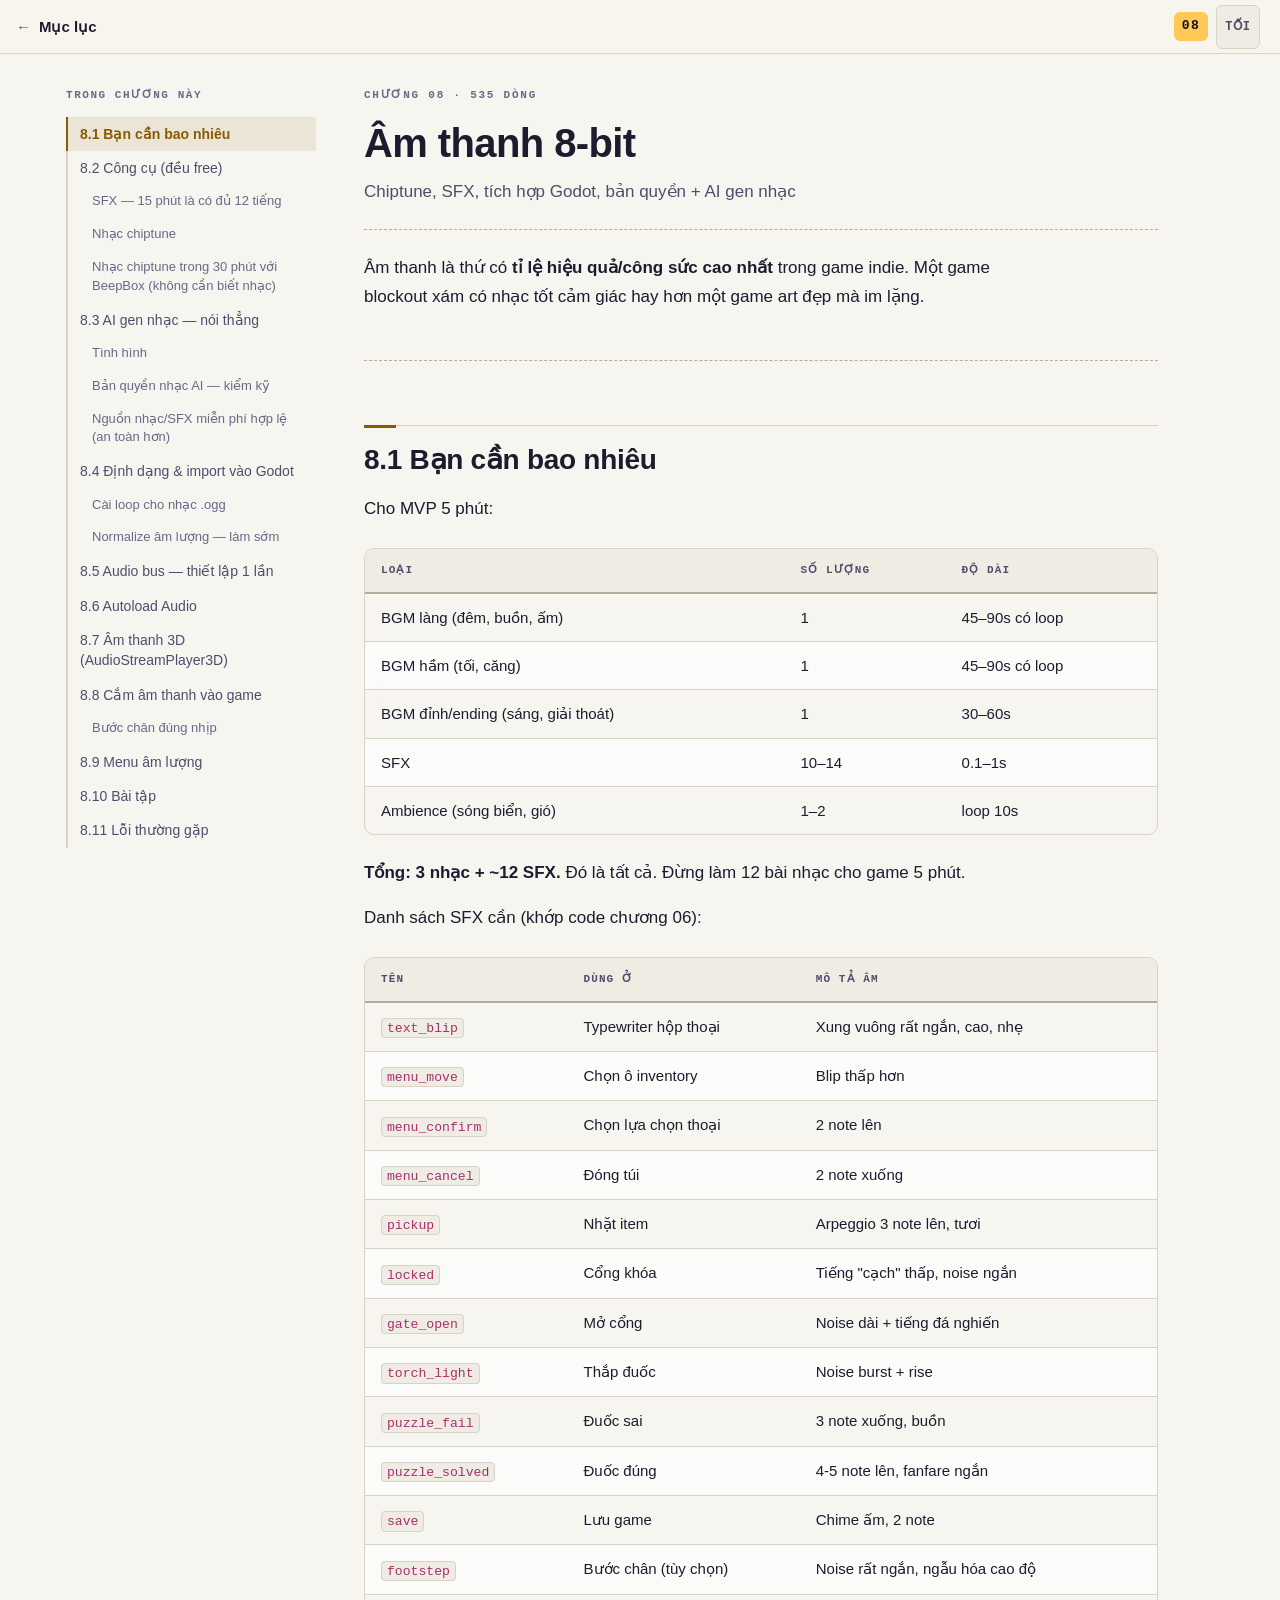
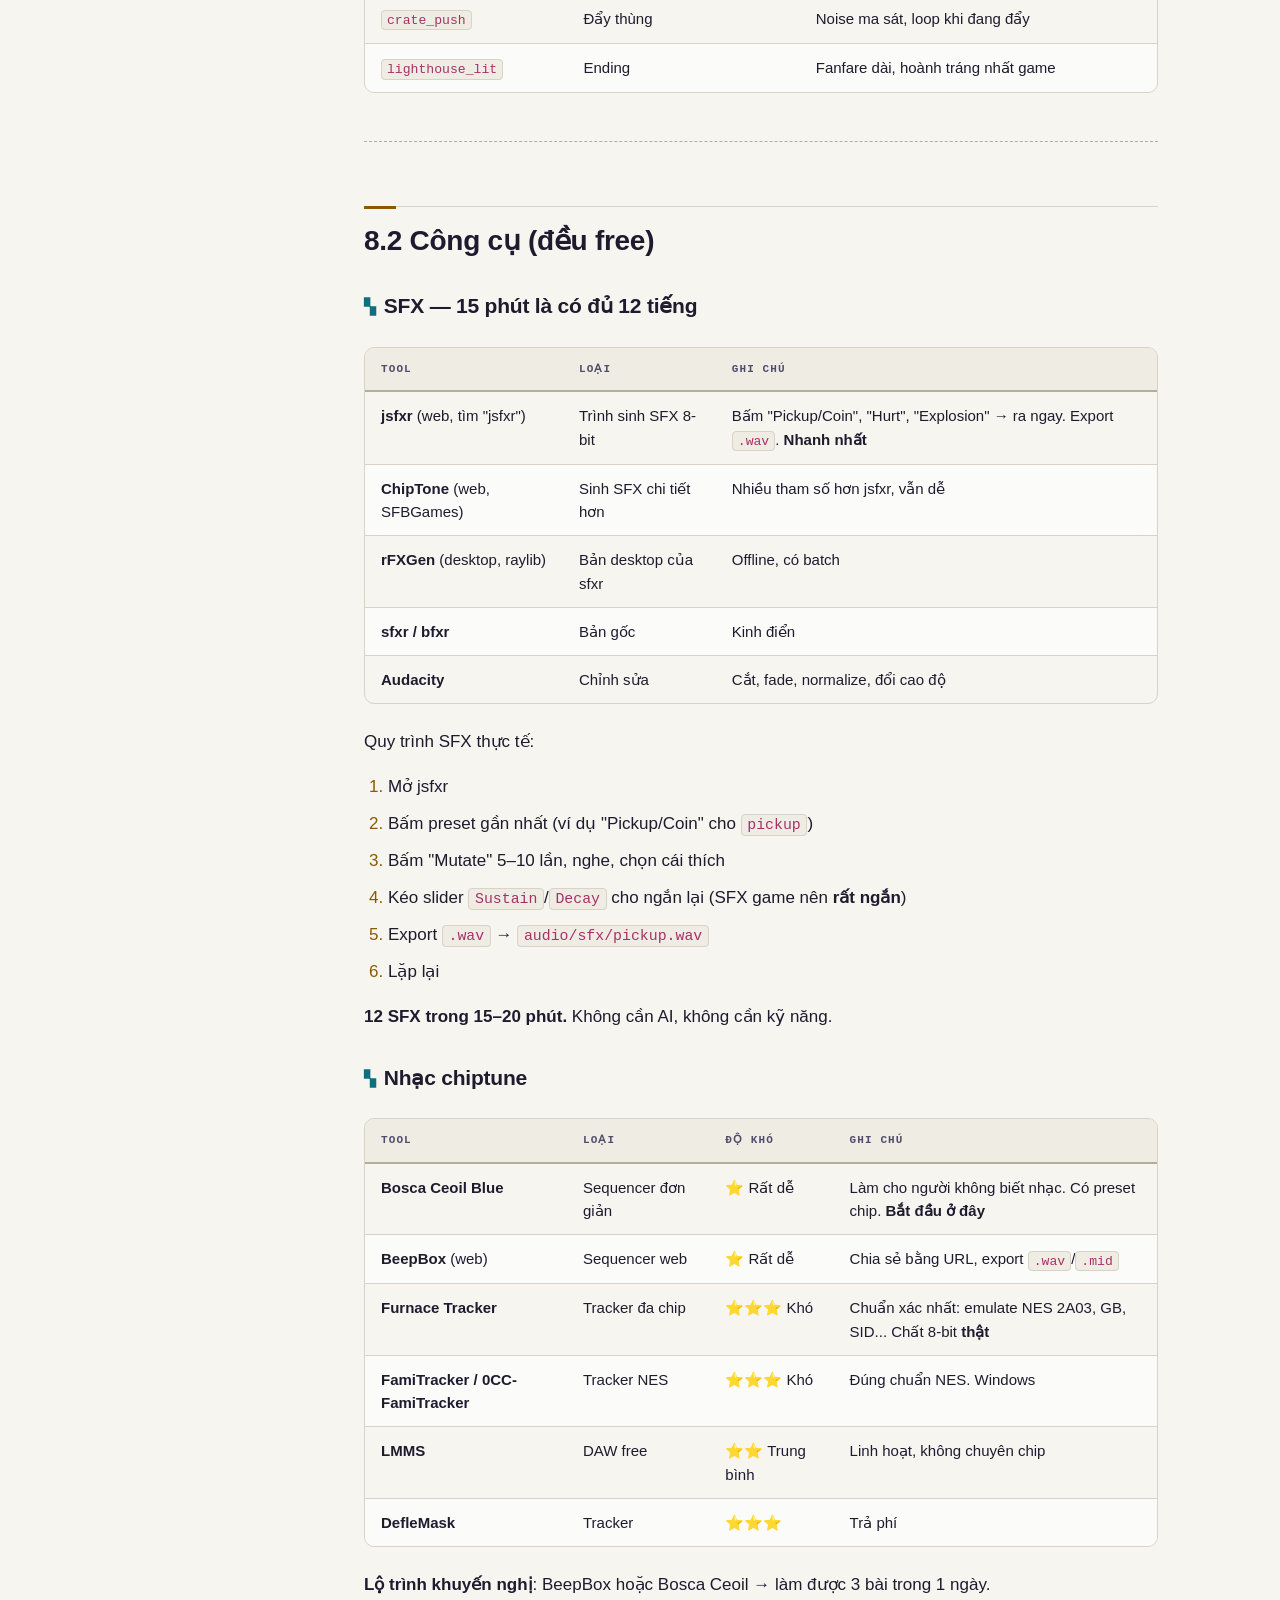
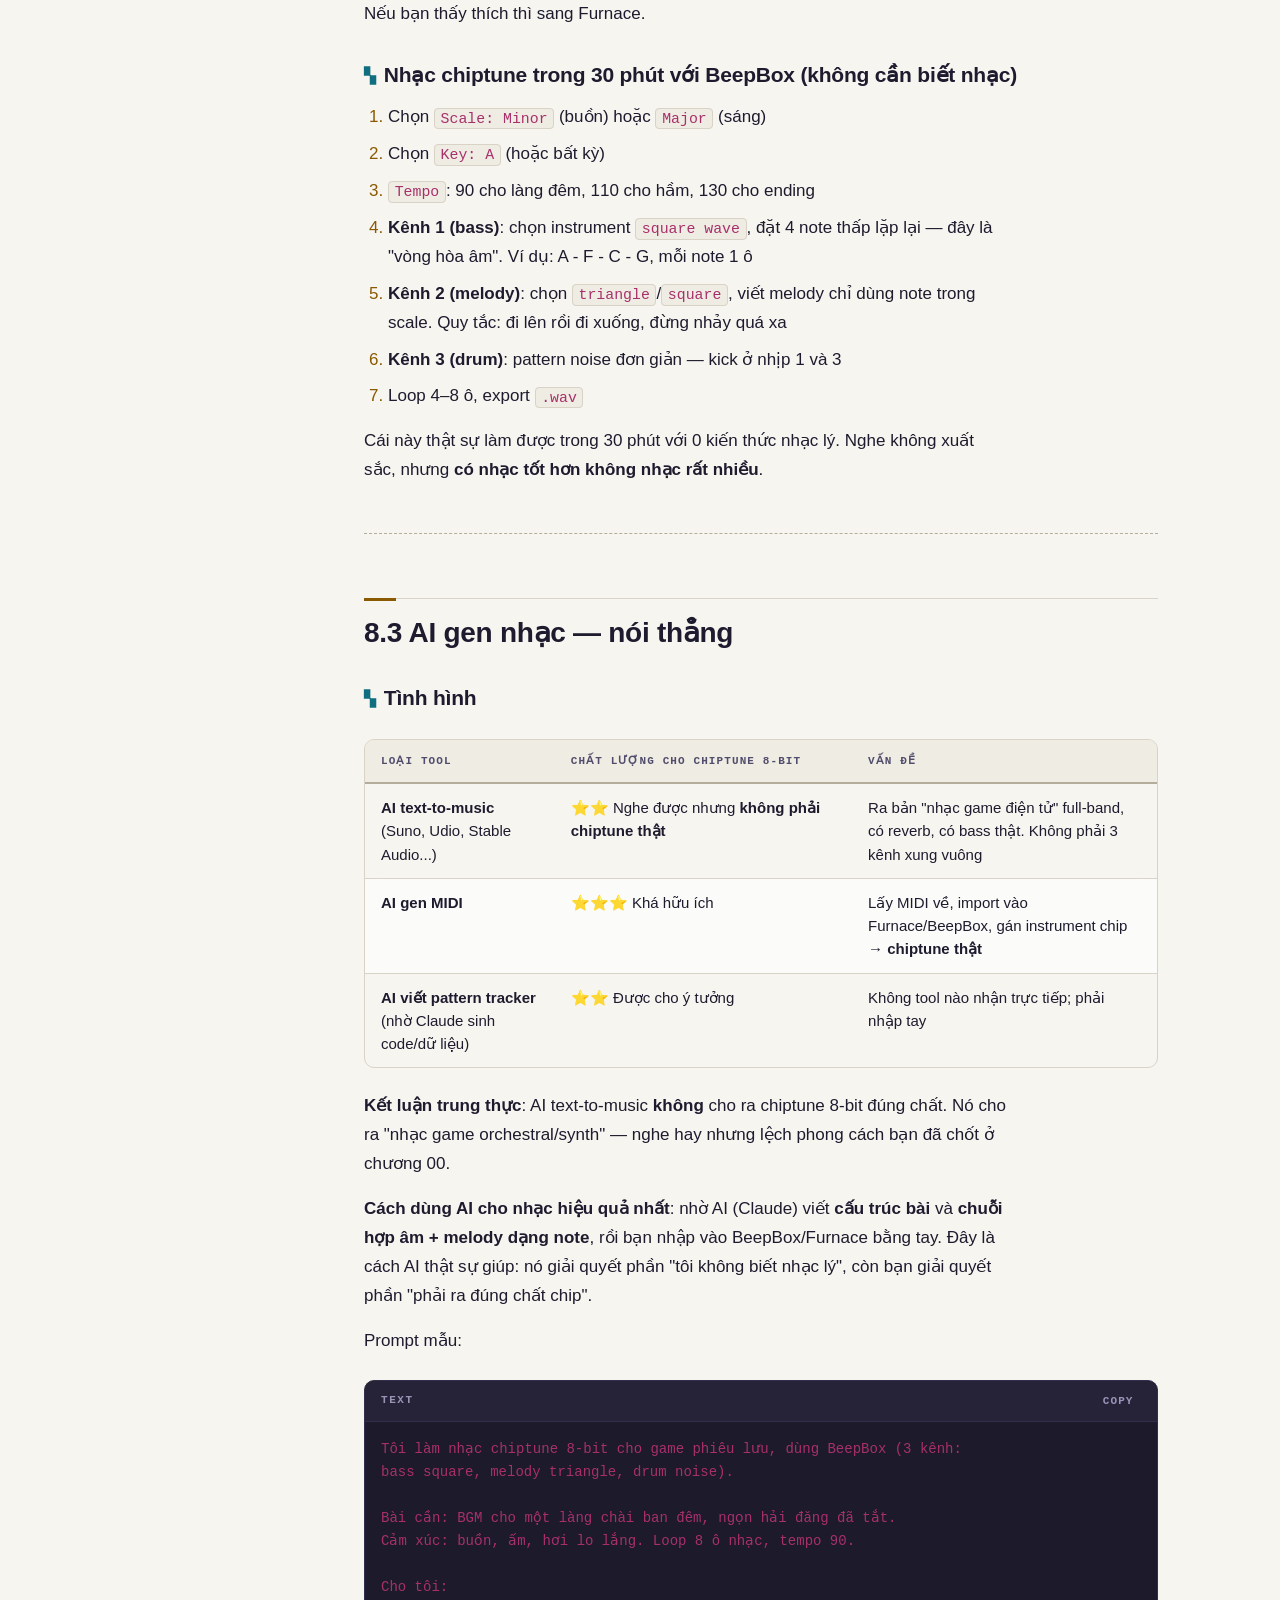
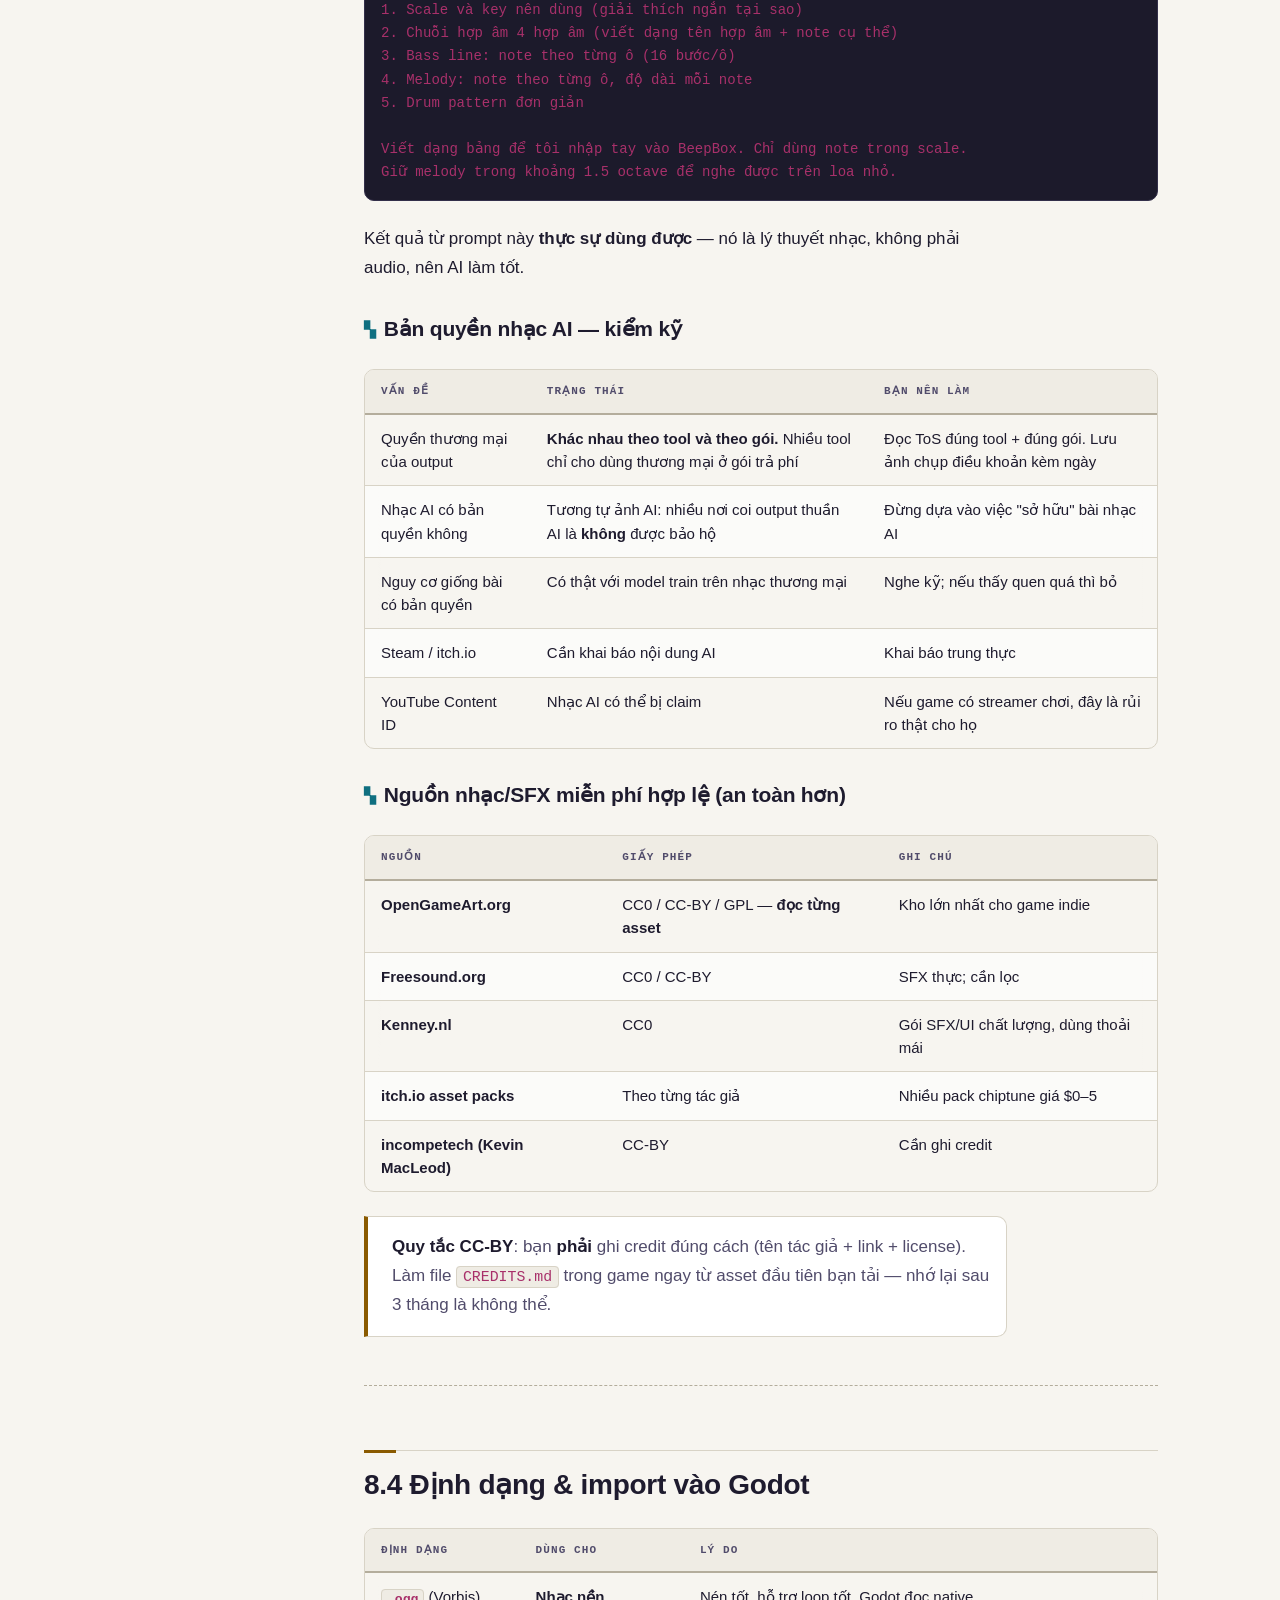
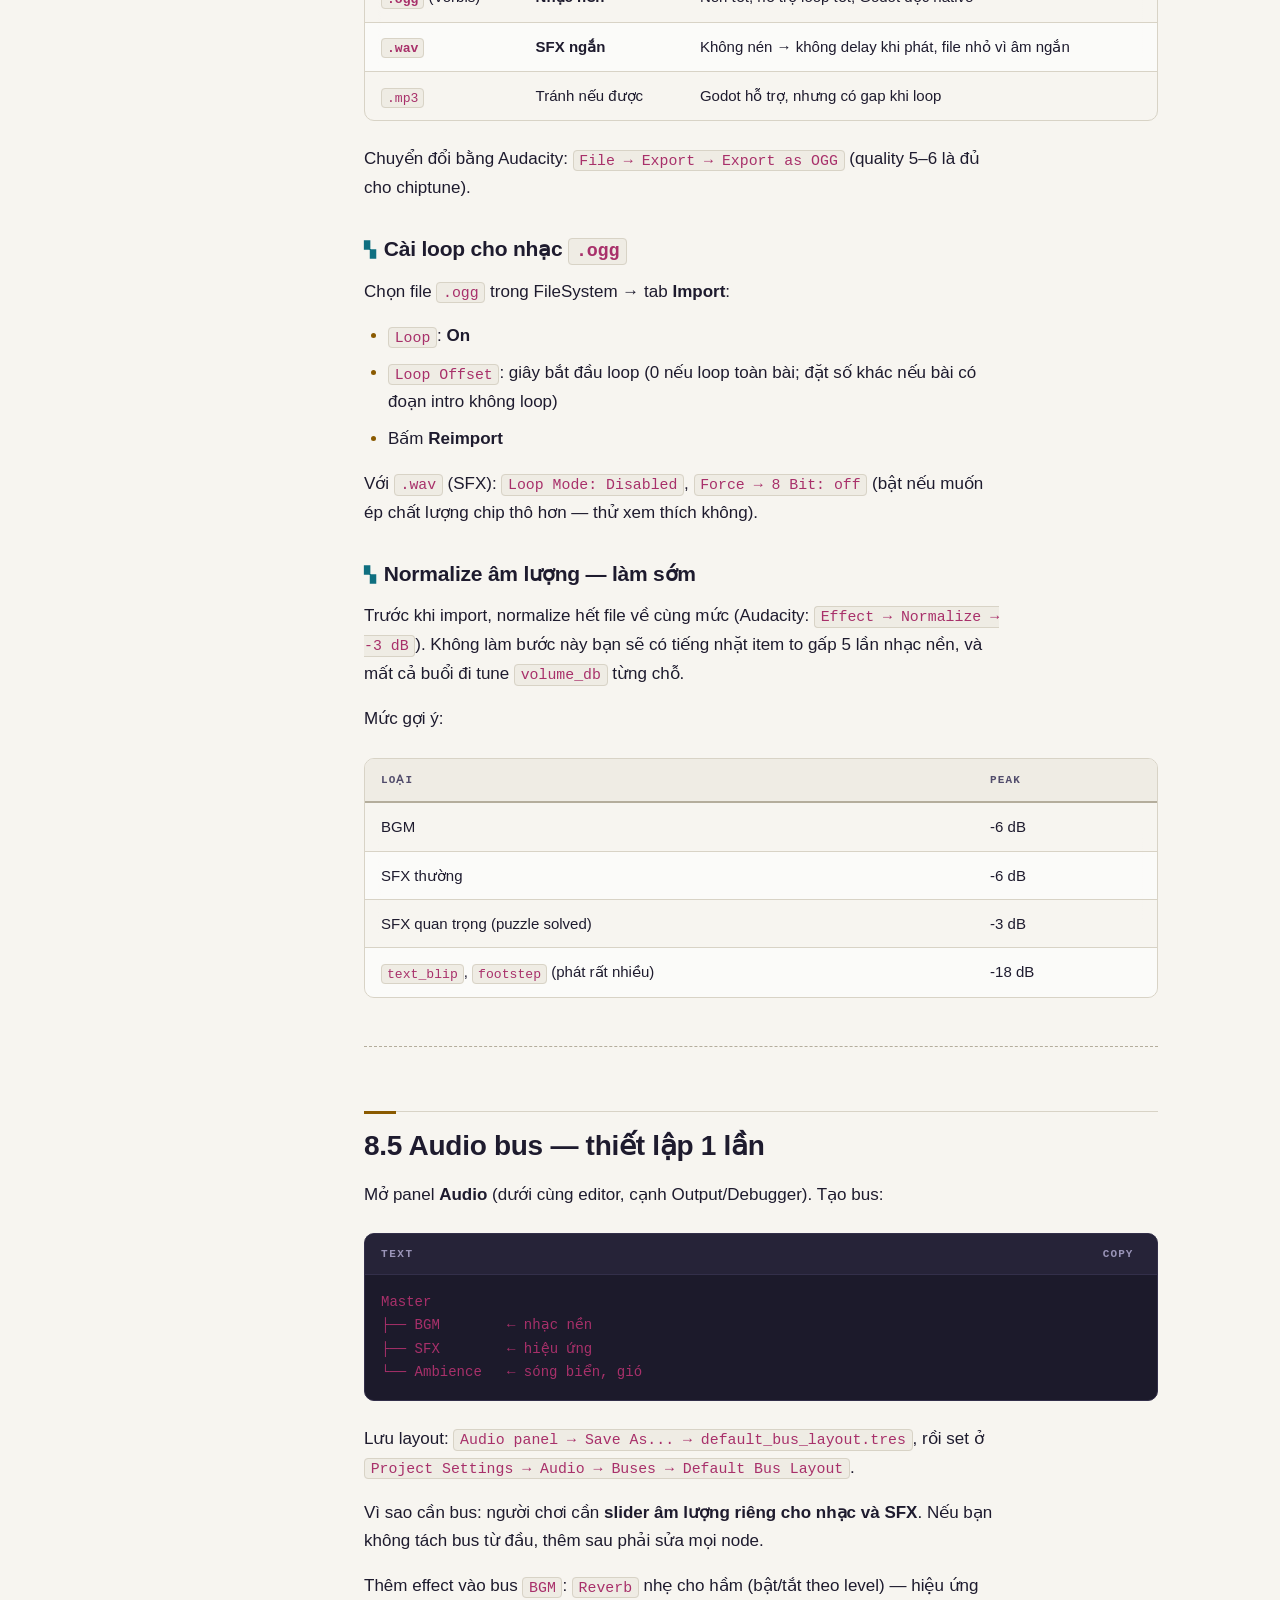
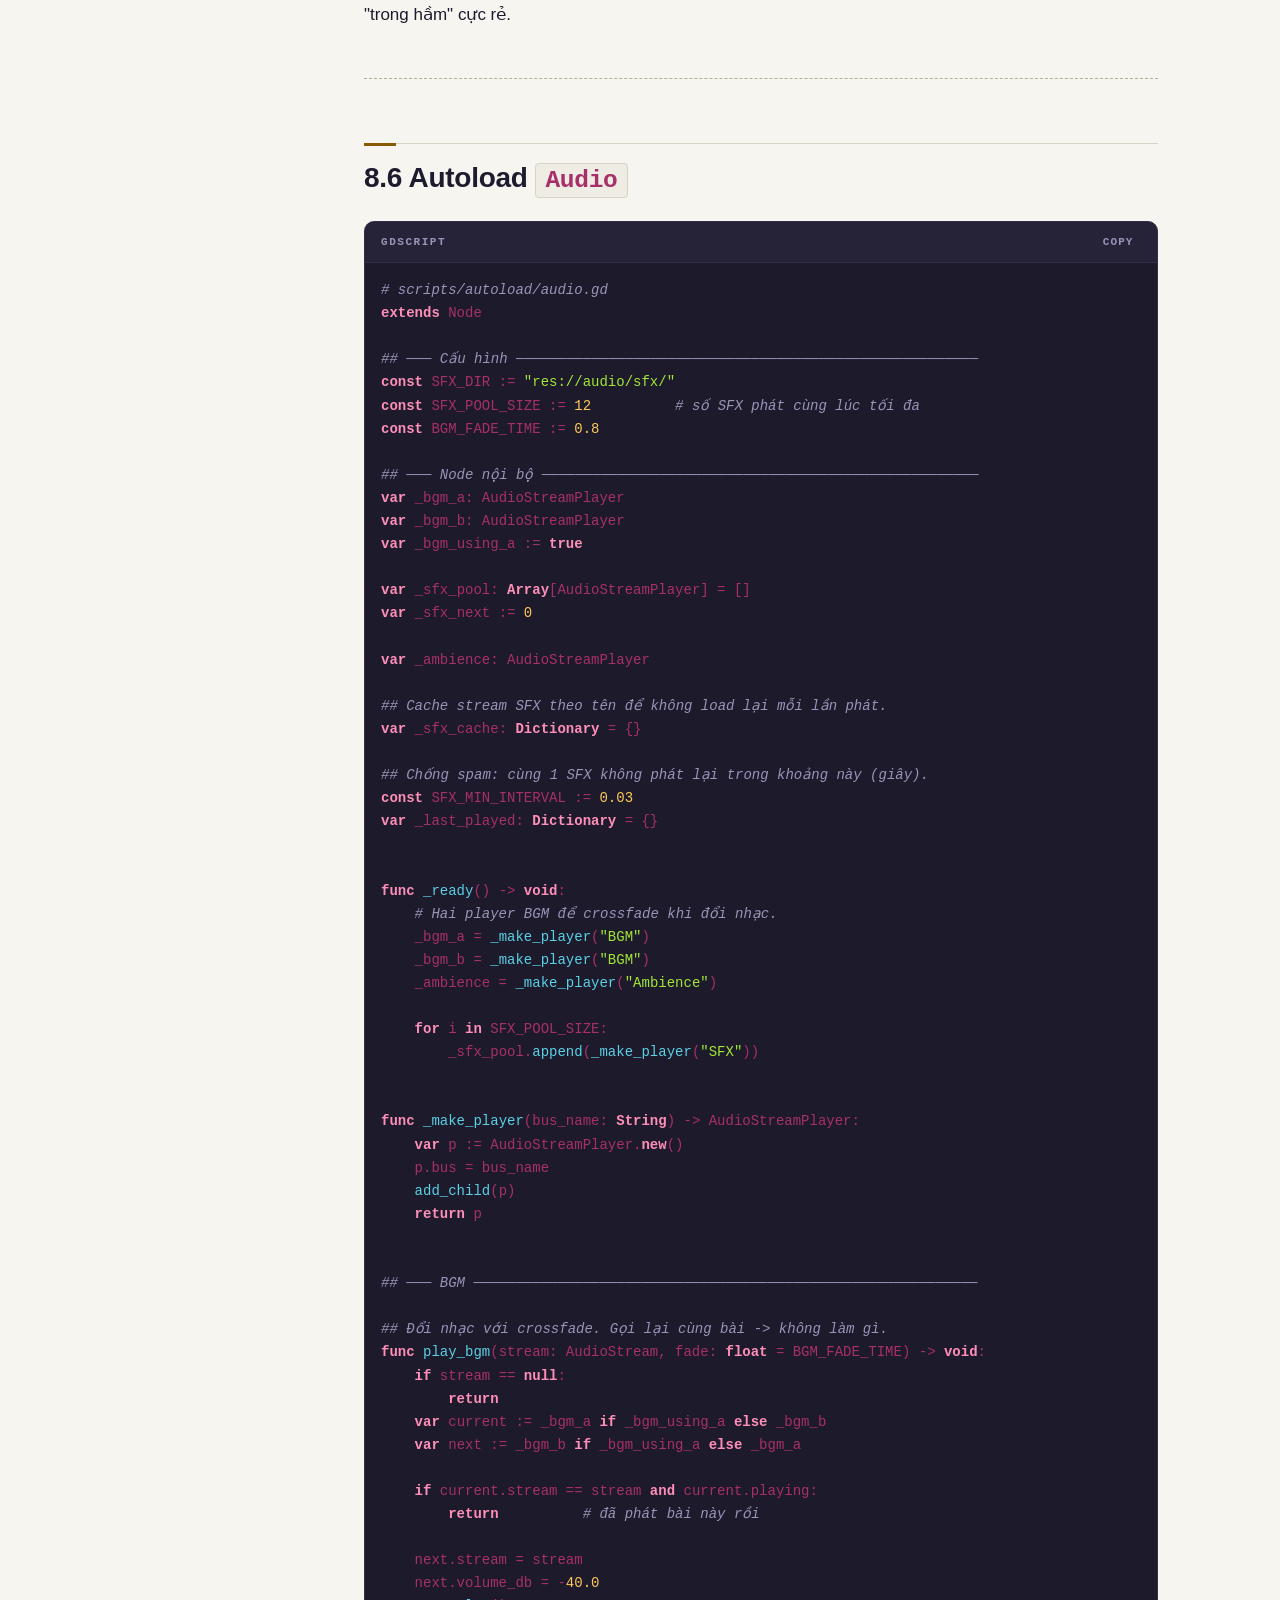
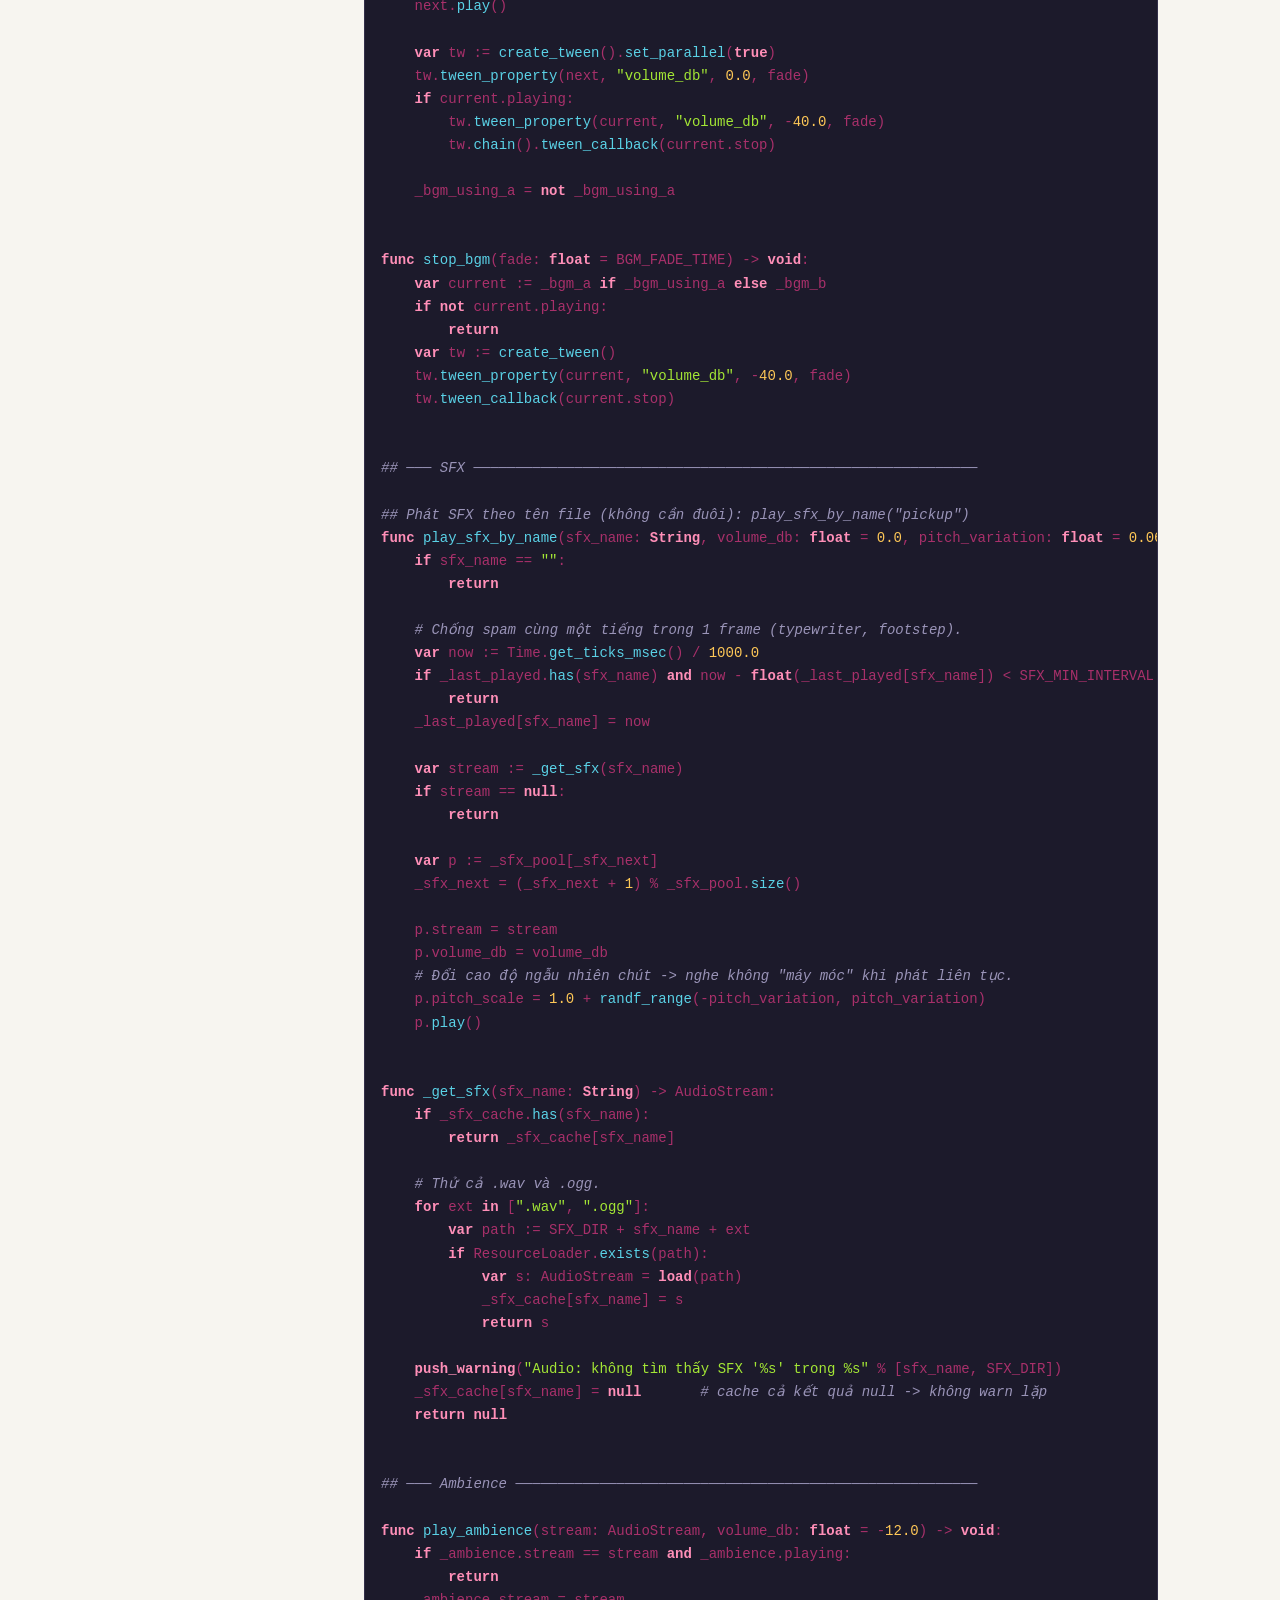
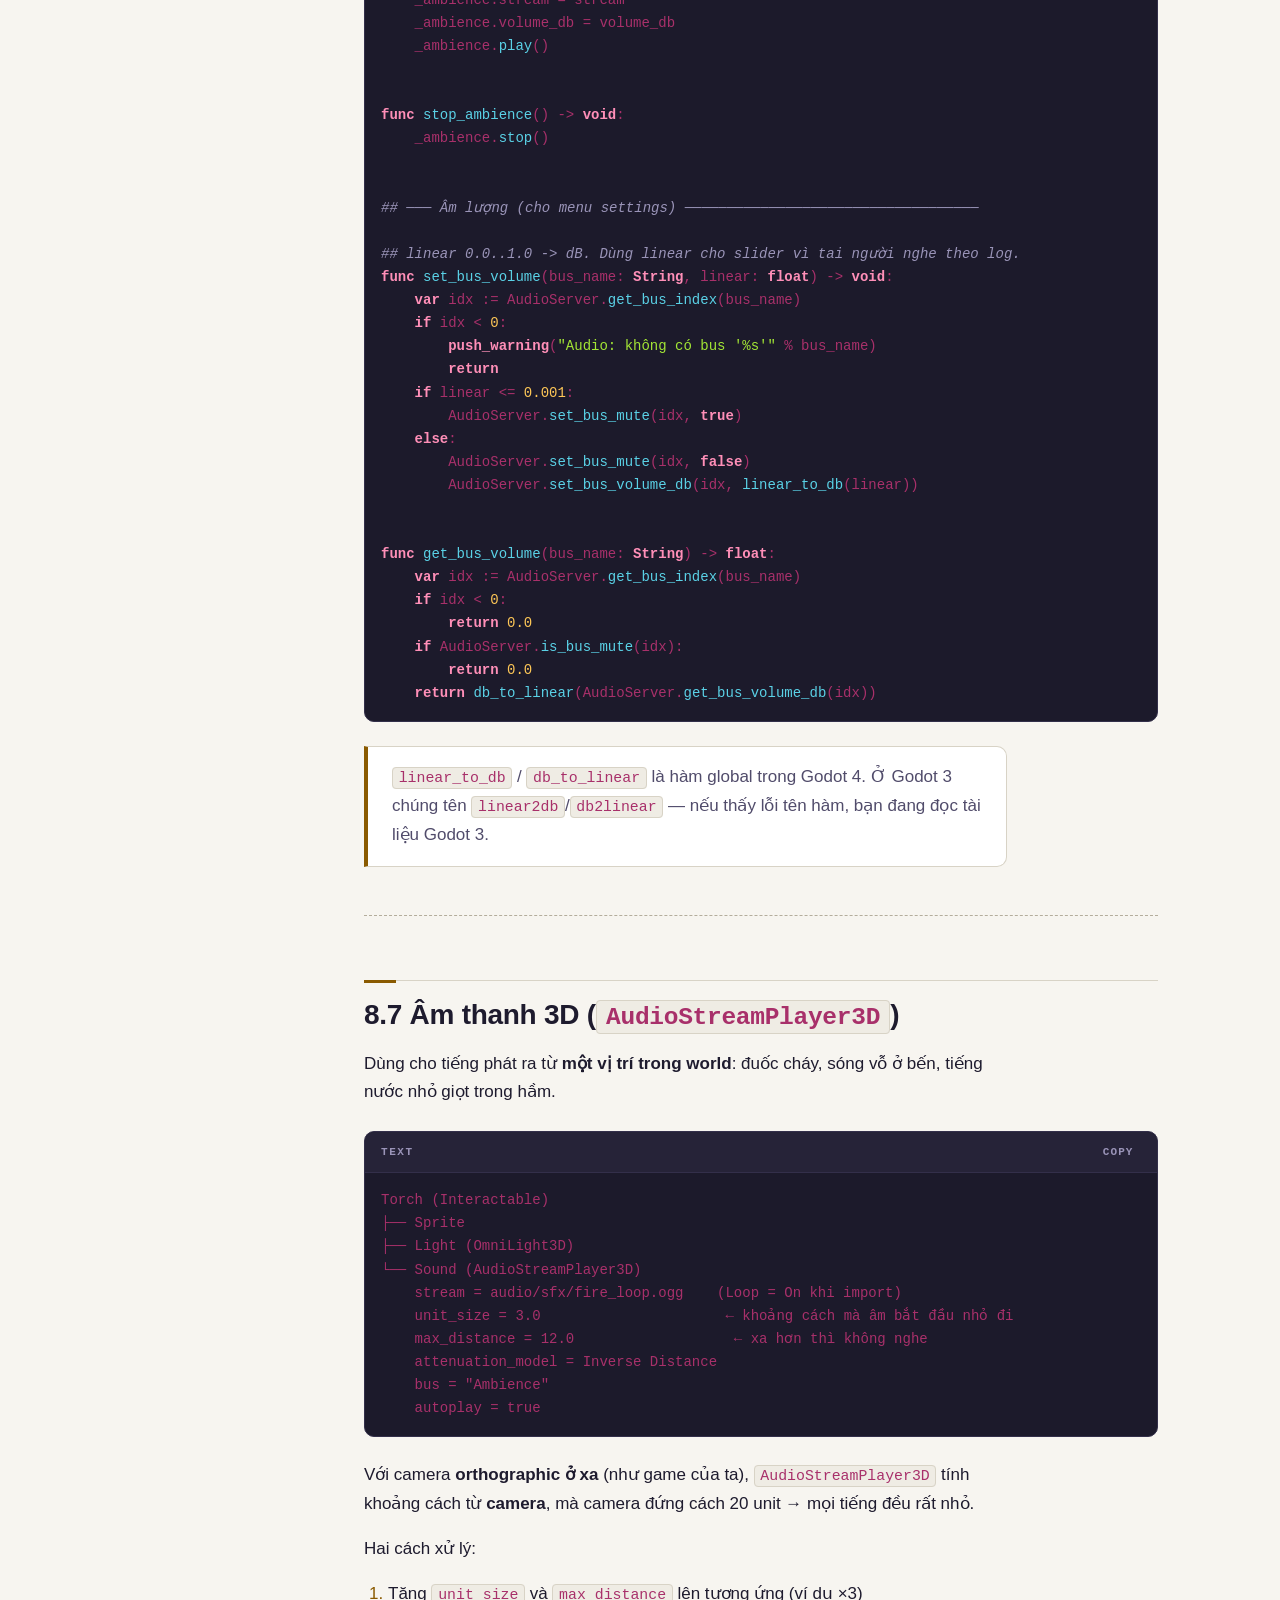
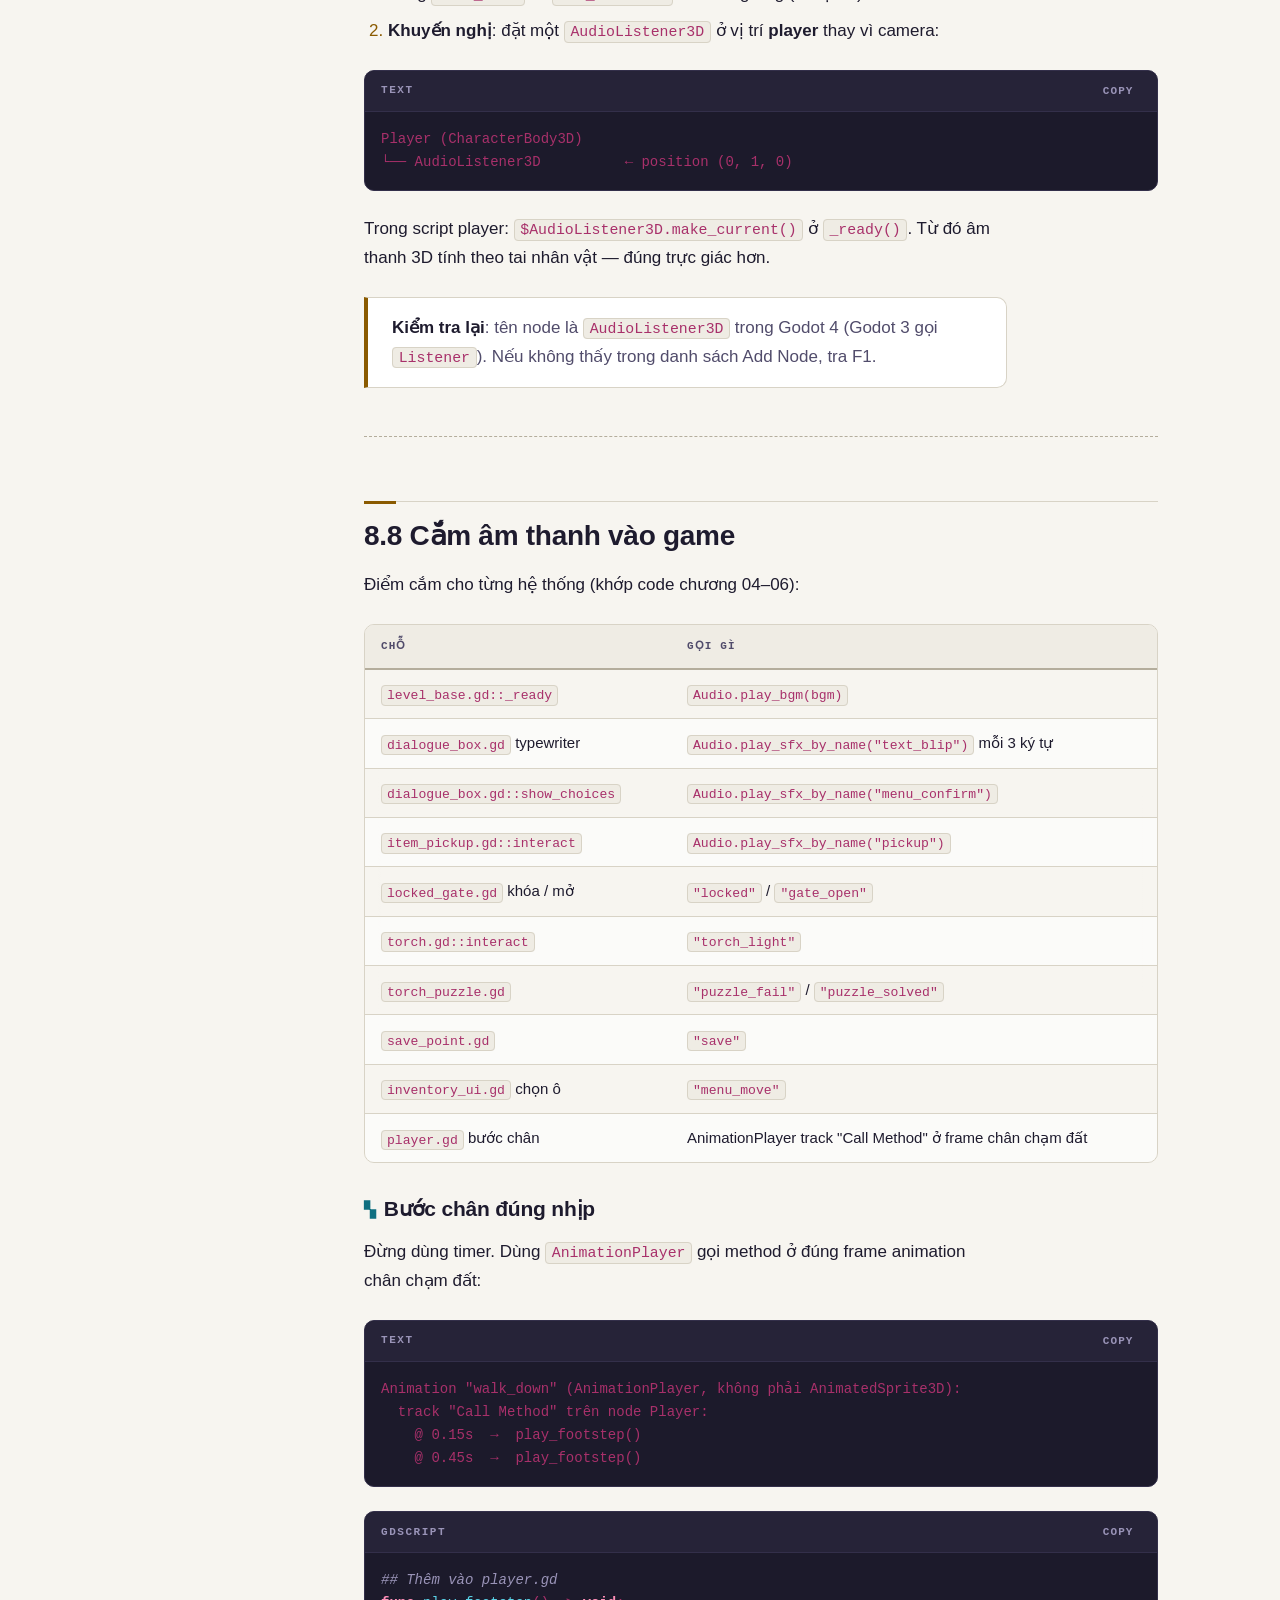
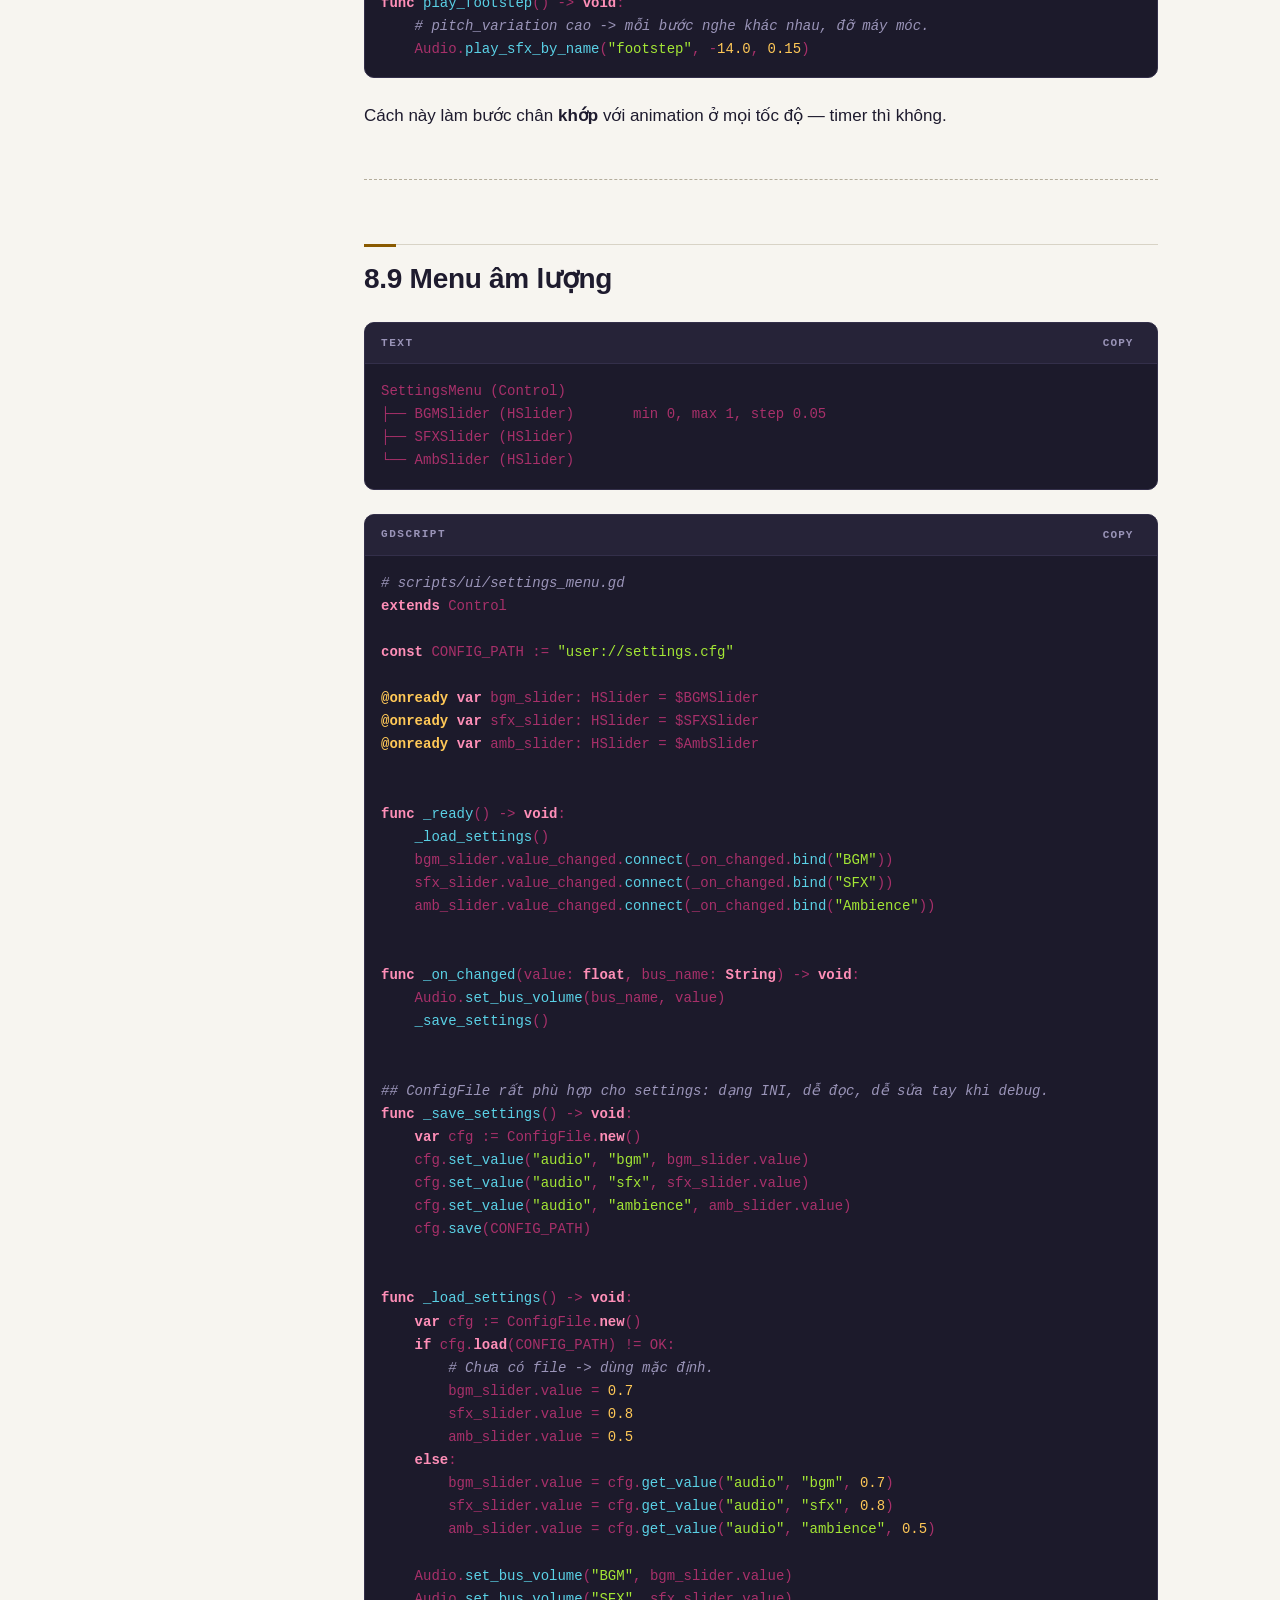
<file: docs/08-audio-8bit.html>
<!DOCTYPE html>
<html lang="vi">
<head>
<meta charset="utf-8">
<meta name="viewport" content="width=device-width, initial-scale=1, viewport-fit=cover">
<meta name="color-scheme" content="dark light">
<meta name="theme-color" content="#12101a">
<meta name="description" content="Chiptune, SFX, tích hợp Godot, bản quyền + AI gen nhạc">
<title>08 Âm thanh 8-bit · Godot 4 2.5D</title>
<link rel="stylesheet" href="style.css">
<link rel="icon" href="data:image/svg+xml,%3Csvg xmlns='http://www.w3.org/2000/svg' viewBox='0 0 16 16'%3E%3Crect width='16' height='16' fill='%2312101a'/%3E%3Crect x='6' y='2' width='4' height='3' fill='%23ffc857'/%3E%3Crect x='5' y='5' width='6' height='2' fill='%23ffe3a0'/%3E%3Crect x='6' y='7' width='4' height='6' fill='%235ad1e6'/%3E%3Crect x='4' y='13' width='8' height='2' fill='%23474063'/%3E%3C/svg%3E">
<script>/* set the saved theme before first paint so there is no flash */(function(){try{var t=localStorage.getItem("g25d-theme");if(t==="light"||t==="dark")document.documentElement.setAttribute("data-theme",t);}catch(e){}})();</script>
</head>
<body class="page page--chapter">
<div class="progress" aria-hidden="true"><span class="progress__bar" id="progressBar"></span></div>

<header class="topbar">
  <a class="topbar__back" href="index.html"><span aria-hidden="true">←</span> Mục lục</a>
  <span class="topbar__num">08</span>
  <button class="iconbtn themebtn" type="button" data-theme-toggle aria-pressed="false" aria-label="Đổi nền sáng/tối">
    <span class="themebtn__txt">Sáng</span>
  </button>
  <button class="iconbtn topbar__toc" id="tocToggle" type="button" aria-expanded="false" aria-controls="tocPanel">
    <span class="topbar__toc-icon" aria-hidden="true"></span><span>Mục</span>
  </button>
</header>

<div class="shell">
  <nav class="toc" id="tocPanel" aria-label="Mục lục chương">
    <p class="toc__title">Trong chương này</p>
    <ol class="toc__list"><li class="toc__item toc__item--h2"><a href="#81-bạn-cần-bao-nhiêu">8.1 Bạn cần bao nhiêu</a></li><li class="toc__item toc__item--h2"><a href="#82-công-cụ-đều-free">8.2 Công cụ (đều free)</a></li><li class="toc__item toc__item--h3"><a href="#sfx---15-phút-là-có-đủ-12-tiếng">SFX — 15 phút là có đủ 12 tiếng</a></li><li class="toc__item toc__item--h3"><a href="#nhạc-chiptune">Nhạc chiptune</a></li><li class="toc__item toc__item--h3"><a href="#nhạc-chiptune-trong-30-phút-với-beepbox-không-cần-biết-nhạc">Nhạc chiptune trong 30 phút với BeepBox (không cần biết nhạc)</a></li><li class="toc__item toc__item--h2"><a href="#83-ai-gen-nhạc---nói-thẳng">8.3 AI gen nhạc — nói thẳng</a></li><li class="toc__item toc__item--h3"><a href="#tình-hình">Tình hình</a></li><li class="toc__item toc__item--h3"><a href="#bản-quyền-nhạc-ai---kiểm-kỹ">Bản quyền nhạc AI — kiểm kỹ</a></li><li class="toc__item toc__item--h3"><a href="#nguồn-nhạcsfx-miễn-phí-hợp-lệ-an-toàn-hơn">Nguồn nhạc/SFX miễn phí hợp lệ (an toàn hơn)</a></li><li class="toc__item toc__item--h2"><a href="#84-định-dạng-import-vào-godot">8.4 Định dạng &amp; import vào Godot</a></li><li class="toc__item toc__item--h3"><a href="#cài-loop-cho-nhạc-ogg">Cài loop cho nhạc .ogg</a></li><li class="toc__item toc__item--h3"><a href="#normalize-âm-lượng---làm-sớm">Normalize âm lượng — làm sớm</a></li><li class="toc__item toc__item--h2"><a href="#85-audio-bus---thiết-lập-1-lần">8.5 Audio bus — thiết lập 1 lần</a></li><li class="toc__item toc__item--h2"><a href="#86-autoload-audio">8.6 Autoload Audio</a></li><li class="toc__item toc__item--h2"><a href="#87-âm-thanh-3d-audiostreamplayer3d">8.7 Âm thanh 3D (AudioStreamPlayer3D)</a></li><li class="toc__item toc__item--h2"><a href="#88-cắm-âm-thanh-vào-game">8.8 Cắm âm thanh vào game</a></li><li class="toc__item toc__item--h3"><a href="#bước-chân-đúng-nhịp">Bước chân đúng nhịp</a></li><li class="toc__item toc__item--h2"><a href="#89-menu-âm-lượng">8.9 Menu âm lượng</a></li><li class="toc__item toc__item--h2"><a href="#810-bài-tập">8.10 Bài tập</a></li><li class="toc__item toc__item--h2"><a href="#811-lỗi-thường-gặp">8.11 Lỗi thường gặp</a></li></ol>
  </nav>

  <main class="main" id="main">
    <article class="prose">
      <p class="eyebrow">Chương 08 · 535 dòng</p>
      <h1 class="title">Âm thanh 8-bit</h1>
      <p class="lede">Chiptune, SFX, tích hợp Godot, bản quyền + AI gen nhạc</p>
      <hr class="rule rule--tight">
      <p>Âm thanh là thứ có <strong>tỉ lệ hiệu quả/công sức cao nhất</strong> trong game indie. Một game blockout xám có nhạc tốt cảm giác hay hơn một game art đẹp mà im lặng.</p><hr class="rule"><h2 id="81-bạn-cần-bao-nhiêu" class="h h--2">8.1 Bạn cần bao nhiêu<a class="anchor" href="#81-bạn-cần-bao-nhiêu" aria-label="Liên kết tới mục này">#</a></h2><p>Cho MVP 5 phút:</p><div class="table-wrap" tabindex="0" role="region" aria-label="Bảng, có thể cuộn ngang"><table><thead><tr><th>Loại</th><th>Số lượng</th><th>Độ dài</th></tr></thead><tbody><tr><td>BGM làng (đêm, buồn, ấm)</td><td>1</td><td>45–90s có loop</td></tr><tr><td>BGM hầm (tối, căng)</td><td>1</td><td>45–90s có loop</td></tr><tr><td>BGM đỉnh/ending (sáng, giải thoát)</td><td>1</td><td>30–60s</td></tr><tr><td>SFX</td><td>10–14</td><td>0.1–1s</td></tr><tr><td>Ambience (sóng biển, gió)</td><td>1–2</td><td>loop 10s</td></tr></tbody></table></div><p><strong>Tổng: 3 nhạc + ~12 SFX.</strong> Đó là tất cả. Đừng làm 12 bài nhạc cho game 5 phút.</p><p>Danh sách SFX cần (khớp code chương 06):</p><div class="table-wrap" tabindex="0" role="region" aria-label="Bảng, có thể cuộn ngang"><table><thead><tr><th>Tên</th><th>Dùng ở</th><th>Mô tả âm</th></tr></thead><tbody><tr><td><code>text_blip</code></td><td>Typewriter hộp thoại</td><td>Xung vuông rất ngắn, cao, nhẹ</td></tr><tr><td><code>menu_move</code></td><td>Chọn ô inventory</td><td>Blip thấp hơn</td></tr><tr><td><code>menu_confirm</code></td><td>Chọn lựa chọn thoại</td><td>2 note lên</td></tr><tr><td><code>menu_cancel</code></td><td>Đóng túi</td><td>2 note xuống</td></tr><tr><td><code>pickup</code></td><td>Nhặt item</td><td>Arpeggio 3 note lên, tươi</td></tr><tr><td><code>locked</code></td><td>Cổng khóa</td><td>Tiếng "cạch" thấp, noise ngắn</td></tr><tr><td><code>gate_open</code></td><td>Mở cổng</td><td>Noise dài + tiếng đá nghiến</td></tr><tr><td><code>torch_light</code></td><td>Thắp đuốc</td><td>Noise burst + rise</td></tr><tr><td><code>puzzle_fail</code></td><td>Đuốc sai</td><td>3 note xuống, buồn</td></tr><tr><td><code>puzzle_solved</code></td><td>Đuốc đúng</td><td>4-5 note lên, fanfare ngắn</td></tr><tr><td><code>save</code></td><td>Lưu game</td><td>Chime ấm, 2 note</td></tr><tr><td><code>footstep</code></td><td>Bước chân (tùy chọn)</td><td>Noise rất ngắn, ngẫu hóa cao độ</td></tr><tr><td><code>crate_push</code></td><td>Đẩy thùng</td><td>Noise ma sát, loop khi đang đẩy</td></tr><tr><td><code>lighthouse_lit</code></td><td>Ending</td><td>Fanfare dài, hoành tráng nhất game</td></tr></tbody></table></div><hr class="rule"><h2 id="82-công-cụ-đều-free" class="h h--2">8.2 Công cụ (đều free)<a class="anchor" href="#82-công-cụ-đều-free" aria-label="Liên kết tới mục này">#</a></h2><h3 id="sfx---15-phút-là-có-đủ-12-tiếng" class="h h--3">SFX — 15 phút là có đủ 12 tiếng<a class="anchor" href="#sfx---15-phút-là-có-đủ-12-tiếng" aria-label="Liên kết tới mục này">#</a></h3><div class="table-wrap" tabindex="0" role="region" aria-label="Bảng, có thể cuộn ngang"><table><thead><tr><th>Tool</th><th>Loại</th><th>Ghi chú</th></tr></thead><tbody><tr><td><strong>jsfxr</strong> (web, tìm "jsfxr")</td><td>Trình sinh SFX 8-bit</td><td>Bấm "Pickup/Coin", "Hurt", "Explosion" → ra ngay. Export <code>.wav</code>. <strong>Nhanh nhất</strong></td></tr><tr><td><strong>ChipTone</strong> (web, SFBGames)</td><td>Sinh SFX chi tiết hơn</td><td>Nhiều tham số hơn jsfxr, vẫn dễ</td></tr><tr><td><strong>rFXGen</strong> (desktop, raylib)</td><td>Bản desktop của sfxr</td><td>Offline, có batch</td></tr><tr><td><strong>sfxr / bfxr</strong></td><td>Bản gốc</td><td>Kinh điển</td></tr><tr><td><strong>Audacity</strong></td><td>Chỉnh sửa</td><td>Cắt, fade, normalize, đổi cao độ</td></tr></tbody></table></div><p>Quy trình SFX thực tế:</p><ol class="list"><li>Mở jsfxr</li><li>Bấm preset gần nhất (ví dụ "Pickup/Coin" cho <code>pickup</code>)</li><li>Bấm "Mutate" 5–10 lần, nghe, chọn cái thích</li><li>Kéo slider <code>Sustain</code>/<code>Decay</code> cho ngắn lại (SFX game nên <strong>rất ngắn</strong>)</li><li>Export <code>.wav</code> → <code>audio/sfx/pickup.wav</code></li><li>Lặp lại</li></ol><p><strong>12 SFX trong 15–20 phút.</strong> Không cần AI, không cần kỹ năng.</p><h3 id="nhạc-chiptune" class="h h--3">Nhạc chiptune<a class="anchor" href="#nhạc-chiptune" aria-label="Liên kết tới mục này">#</a></h3><div class="table-wrap" tabindex="0" role="region" aria-label="Bảng, có thể cuộn ngang"><table><thead><tr><th>Tool</th><th>Loại</th><th>Độ khó</th><th>Ghi chú</th></tr></thead><tbody><tr><td><strong>Bosca Ceoil Blue</strong></td><td>Sequencer đơn giản</td><td>⭐ Rất dễ</td><td>Làm cho người không biết nhạc. Có preset chip. <strong>Bắt đầu ở đây</strong></td></tr><tr><td><strong>BeepBox</strong> (web)</td><td>Sequencer web</td><td>⭐ Rất dễ</td><td>Chia sẻ bằng URL, export <code>.wav</code>/<code>.mid</code></td></tr><tr><td><strong>Furnace Tracker</strong></td><td>Tracker đa chip</td><td>⭐⭐⭐ Khó</td><td>Chuẩn xác nhất: emulate NES 2A03, GB, SID... Chất 8-bit <strong>thật</strong></td></tr><tr><td><strong>FamiTracker / 0CC-FamiTracker</strong></td><td>Tracker NES</td><td>⭐⭐⭐ Khó</td><td>Đúng chuẩn NES. Windows</td></tr><tr><td><strong>LMMS</strong></td><td>DAW free</td><td>⭐⭐ Trung bình</td><td>Linh hoạt, không chuyên chip</td></tr><tr><td><strong>DefleMask</strong></td><td>Tracker</td><td>⭐⭐⭐</td><td>Trả phí</td></tr></tbody></table></div><p><strong>Lộ trình khuyến nghị</strong>: BeepBox hoặc Bosca Ceoil → làm được 3 bài trong 1 ngày. Nếu bạn thấy thích thì sang Furnace.</p><h3 id="nhạc-chiptune-trong-30-phút-với-beepbox-không-cần-biết-nhạc" class="h h--3">Nhạc chiptune trong 30 phút với BeepBox (không cần biết nhạc)<a class="anchor" href="#nhạc-chiptune-trong-30-phút-với-beepbox-không-cần-biết-nhạc" aria-label="Liên kết tới mục này">#</a></h3><ol class="list"><li>Chọn <code>Scale: Minor</code> (buồn) hoặc <code>Major</code> (sáng)</li><li>Chọn <code>Key: A</code> (hoặc bất kỳ)</li><li><code>Tempo</code>: 90 cho làng đêm, 110 cho hầm, 130 cho ending</li><li><strong>Kênh 1 (bass)</strong>: chọn instrument <code>square wave</code>, đặt 4 note thấp lặp lại — đây là "vòng hòa âm". Ví dụ: A - F - C - G, mỗi note 1 ô</li><li><strong>Kênh 2 (melody)</strong>: chọn <code>triangle</code>/<code>square</code>, viết melody chỉ dùng note trong scale. Quy tắc: đi lên rồi đi xuống, đừng nhảy quá xa</li><li><strong>Kênh 3 (drum)</strong>: pattern noise đơn giản — kick ở nhịp 1 và 3</li><li>Loop 4–8 ô, export <code>.wav</code></li></ol><p>Cái này thật sự làm được trong 30 phút với 0 kiến thức nhạc lý. Nghe không xuất sắc, nhưng <strong>có nhạc tốt hơn không nhạc rất nhiều</strong>.</p><hr class="rule"><h2 id="83-ai-gen-nhạc---nói-thẳng" class="h h--2">8.3 AI gen nhạc — nói thẳng<a class="anchor" href="#83-ai-gen-nhạc---nói-thẳng" aria-label="Liên kết tới mục này">#</a></h2><h3 id="tình-hình" class="h h--3">Tình hình<a class="anchor" href="#tình-hình" aria-label="Liên kết tới mục này">#</a></h3><div class="table-wrap" tabindex="0" role="region" aria-label="Bảng, có thể cuộn ngang"><table><thead><tr><th>Loại tool</th><th>Chất lượng cho chiptune 8-bit</th><th>Vấn đề</th></tr></thead><tbody><tr><td><strong>AI text-to-music</strong> (Suno, Udio, Stable Audio...)</td><td>⭐⭐ Nghe được nhưng <strong>không phải chiptune thật</strong></td><td>Ra bản "nhạc game điện tử" full-band, có reverb, có bass thật. Không phải 3 kênh xung vuông</td></tr><tr><td><strong>AI gen MIDI</strong></td><td>⭐⭐⭐ Khá hữu ích</td><td>Lấy MIDI về, import vào Furnace/BeepBox, gán instrument chip → <strong>chiptune thật</strong></td></tr><tr><td><strong>AI viết pattern tracker</strong> (nhờ Claude sinh code/dữ liệu)</td><td>⭐⭐ Được cho ý tưởng</td><td>Không tool nào nhận trực tiếp; phải nhập tay</td></tr></tbody></table></div><p><strong>Kết luận trung thực</strong>: AI text-to-music <strong>không</strong> cho ra chiptune 8-bit đúng chất. Nó cho ra "nhạc game orchestral/synth" — nghe hay nhưng lệch phong cách bạn đã chốt ở chương 00.</p><p><strong>Cách dùng AI cho nhạc hiệu quả nhất</strong>: nhờ AI (Claude) viết <strong>cấu trúc bài</strong> và <strong>chuỗi hợp âm + melody dạng note</strong>, rồi bạn nhập vào BeepBox/Furnace bằng tay. Đây là cách AI thật sự giúp: nó giải quyết phần "tôi không biết nhạc lý", còn bạn giải quyết phần "phải ra đúng chất chip".</p><p>Prompt mẫu:</p><figure class="code" data-lang="text"><figcaption><span class="code__lang">Text</span><button class="code__copy" type="button" aria-label="Sao chép đoạn code"><span class="code__copy-txt">Copy</span></button></figcaption><pre><code class="lang-text">Tôi làm nhạc chiptune 8-bit cho game phiêu lưu, dùng BeepBox (3 kênh:
bass square, melody triangle, drum noise).

Bài cần: BGM cho một làng chài ban đêm, ngọn hải đăng đã tắt.
Cảm xúc: buồn, ấm, hơi lo lắng. Loop 8 ô nhạc, tempo 90.

Cho tôi:
1. Scale và key nên dùng (giải thích ngắn tại sao)
2. Chuỗi hợp âm 4 hợp âm (viết dạng tên hợp âm + note cụ thể)
3. Bass line: note theo từng ô (16 bước/ô)
4. Melody: note theo từng ô, độ dài mỗi note
5. Drum pattern đơn giản

Viết dạng bảng để tôi nhập tay vào BeepBox. Chỉ dùng note trong scale.
Giữ melody trong khoảng 1.5 octave để nghe được trên loa nhỏ.</code></pre></figure><p>Kết quả từ prompt này <strong>thực sự dùng được</strong> — nó là lý thuyết nhạc, không phải audio, nên AI làm tốt.</p><h3 id="bản-quyền-nhạc-ai---kiểm-kỹ" class="h h--3">Bản quyền nhạc AI — kiểm kỹ<a class="anchor" href="#bản-quyền-nhạc-ai---kiểm-kỹ" aria-label="Liên kết tới mục này">#</a></h3><div class="table-wrap" tabindex="0" role="region" aria-label="Bảng, có thể cuộn ngang"><table><thead><tr><th>Vấn đề</th><th>Trạng thái</th><th>Bạn nên làm</th></tr></thead><tbody><tr><td>Quyền thương mại của output</td><td><strong>Khác nhau theo tool và theo gói.</strong> Nhiều tool chỉ cho dùng thương mại ở gói trả phí</td><td>Đọc ToS đúng tool + đúng gói. Lưu ảnh chụp điều khoản kèm ngày</td></tr><tr><td>Nhạc AI có bản quyền không</td><td>Tương tự ảnh AI: nhiều nơi coi output thuần AI là <strong>không</strong> được bảo hộ</td><td>Đừng dựa vào việc "sở hữu" bài nhạc AI</td></tr><tr><td>Nguy cơ giống bài có bản quyền</td><td>Có thật với model train trên nhạc thương mại</td><td>Nghe kỹ; nếu thấy quen quá thì bỏ</td></tr><tr><td>Steam / itch.io</td><td>Cần khai báo nội dung AI</td><td>Khai báo trung thực</td></tr><tr><td>YouTube Content ID</td><td>Nhạc AI có thể bị claim</td><td>Nếu game có streamer chơi, đây là rủi ro thật cho họ</td></tr></tbody></table></div><h3 id="nguồn-nhạcsfx-miễn-phí-hợp-lệ-an-toàn-hơn" class="h h--3">Nguồn nhạc/SFX miễn phí hợp lệ (an toàn hơn)<a class="anchor" href="#nguồn-nhạcsfx-miễn-phí-hợp-lệ-an-toàn-hơn" aria-label="Liên kết tới mục này">#</a></h3><div class="table-wrap" tabindex="0" role="region" aria-label="Bảng, có thể cuộn ngang"><table><thead><tr><th>Nguồn</th><th>Giấy phép</th><th>Ghi chú</th></tr></thead><tbody><tr><td><strong>OpenGameArt.org</strong></td><td>CC0 / CC-BY / GPL — <strong>đọc từng asset</strong></td><td>Kho lớn nhất cho game indie</td></tr><tr><td><strong>Freesound.org</strong></td><td>CC0 / CC-BY</td><td>SFX thực; cần lọc</td></tr><tr><td><strong>Kenney.nl</strong></td><td>CC0</td><td>Gói SFX/UI chất lượng, dùng thoải mái</td></tr><tr><td><strong>itch.io asset packs</strong></td><td>Theo từng tác giả</td><td>Nhiều pack chiptune giá $0–5</td></tr><tr><td><strong>incompetech (Kevin MacLeod)</strong></td><td>CC-BY</td><td>Cần ghi credit</td></tr></tbody></table></div><blockquote class="note"><p><strong>Quy tắc CC-BY</strong>: bạn <strong>phải</strong> ghi credit đúng cách (tên tác giả + link + license). Làm file <code>CREDITS.md</code> trong game ngay từ asset đầu tiên bạn tải — nhớ lại sau 3 tháng là không thể.</p></blockquote><hr class="rule"><h2 id="84-định-dạng-import-vào-godot" class="h h--2">8.4 Định dạng &amp; import vào Godot<a class="anchor" href="#84-định-dạng-import-vào-godot" aria-label="Liên kết tới mục này">#</a></h2><div class="table-wrap" tabindex="0" role="region" aria-label="Bảng, có thể cuộn ngang"><table><thead><tr><th>Định dạng</th><th>Dùng cho</th><th>Lý do</th></tr></thead><tbody><tr><td><strong><code>.ogg</code></strong> (Vorbis)</td><td><strong>Nhạc nền</strong></td><td>Nén tốt, hỗ trợ loop tốt, Godot đọc native</td></tr><tr><td><strong><code>.wav</code></strong></td><td><strong>SFX ngắn</strong></td><td>Không nén → không delay khi phát, file nhỏ vì âm ngắn</td></tr><tr><td><code>.mp3</code></td><td>Tránh nếu được</td><td>Godot hỗ trợ, nhưng có gap khi loop</td></tr></tbody></table></div><p>Chuyển đổi bằng Audacity: <code>File → Export → Export as OGG</code> (quality 5–6 là đủ cho chiptune).</p><h3 id="cài-loop-cho-nhạc-ogg" class="h h--3">Cài loop cho nhạc <code>.ogg</code><a class="anchor" href="#cài-loop-cho-nhạc-ogg" aria-label="Liên kết tới mục này">#</a></h3><p>Chọn file <code>.ogg</code> trong FileSystem → tab <strong>Import</strong>:</p><ul class="list"><li><code>Loop</code>: <strong>On</strong></li><li><code>Loop Offset</code>: giây bắt đầu loop (0 nếu loop toàn bài; đặt số khác nếu bài có đoạn intro không loop)</li><li>Bấm <strong>Reimport</strong></li></ul><p>Với <code>.wav</code> (SFX): <code>Loop Mode: Disabled</code>, <code>Force → 8 Bit: off</code> (bật nếu muốn ép chất lượng chip thô hơn — thử xem thích không).</p><h3 id="normalize-âm-lượng---làm-sớm" class="h h--3">Normalize âm lượng — làm sớm<a class="anchor" href="#normalize-âm-lượng---làm-sớm" aria-label="Liên kết tới mục này">#</a></h3><p>Trước khi import, normalize hết file về cùng mức (Audacity: <code>Effect → Normalize → -3 dB</code>). Không làm bước này bạn sẽ có tiếng nhặt item to gấp 5 lần nhạc nền, và mất cả buổi đi tune <code>volume_db</code> từng chỗ.</p><p>Mức gợi ý:</p><div class="table-wrap" tabindex="0" role="region" aria-label="Bảng, có thể cuộn ngang"><table><thead><tr><th>Loại</th><th>Peak</th></tr></thead><tbody><tr><td>BGM</td><td>-6 dB</td></tr><tr><td>SFX thường</td><td>-6 dB</td></tr><tr><td>SFX quan trọng (puzzle solved)</td><td>-3 dB</td></tr><tr><td><code>text_blip</code>, <code>footstep</code> (phát rất nhiều)</td><td>-18 dB</td></tr></tbody></table></div><hr class="rule"><h2 id="85-audio-bus---thiết-lập-1-lần" class="h h--2">8.5 Audio bus — thiết lập 1 lần<a class="anchor" href="#85-audio-bus---thiết-lập-1-lần" aria-label="Liên kết tới mục này">#</a></h2><p>Mở panel <strong>Audio</strong> (dưới cùng editor, cạnh Output/Debugger). Tạo bus:</p><figure class="code" data-lang="text"><figcaption><span class="code__lang">Text</span><button class="code__copy" type="button" aria-label="Sao chép đoạn code"><span class="code__copy-txt">Copy</span></button></figcaption><pre><code class="lang-text">Master
├── BGM        ← nhạc nền
├── SFX        ← hiệu ứng
└── Ambience   ← sóng biển, gió</code></pre></figure><p>Lưu layout: <code>Audio panel → Save As... → default_bus_layout.tres</code>, rồi set ở <code>Project Settings → Audio → Buses → Default Bus Layout</code>.</p><p>Vì sao cần bus: người chơi cần <strong>slider âm lượng riêng cho nhạc và SFX</strong>. Nếu bạn không tách bus từ đầu, thêm sau phải sửa mọi node.</p><p>Thêm effect vào bus <code>BGM</code>: <code>Reverb</code> nhẹ cho hầm (bật/tắt theo level) — hiệu ứng "trong hầm" cực rẻ.</p><hr class="rule"><h2 id="86-autoload-audio" class="h h--2">8.6 Autoload <code>Audio</code><a class="anchor" href="#86-autoload-audio" aria-label="Liên kết tới mục này">#</a></h2><figure class="code" data-lang="gdscript"><figcaption><span class="code__lang">GDScript</span><button class="code__copy" type="button" aria-label="Sao chép đoạn code"><span class="code__copy-txt">Copy</span></button></figcaption><pre><code class="lang-gdscript"># scripts/autoload/audio.gd
extends Node

## ─── Cấu hình ───────────────────────────────────────────────────────
const SFX_DIR := "res://audio/sfx/"
const SFX_POOL_SIZE := 12          # số SFX phát cùng lúc tối đa
const BGM_FADE_TIME := 0.8

## ─── Node nội bộ ────────────────────────────────────────────────────
var _bgm_a: AudioStreamPlayer
var _bgm_b: AudioStreamPlayer
var _bgm_using_a := true

var _sfx_pool: Array[AudioStreamPlayer] = []
var _sfx_next := 0

var _ambience: AudioStreamPlayer

## Cache stream SFX theo tên để không load lại mỗi lần phát.
var _sfx_cache: Dictionary = {}

## Chống spam: cùng 1 SFX không phát lại trong khoảng này (giây).
const SFX_MIN_INTERVAL := 0.03
var _last_played: Dictionary = {}


func _ready() -&gt; void:
	# Hai player BGM để crossfade khi đổi nhạc.
	_bgm_a = _make_player("BGM")
	_bgm_b = _make_player("BGM")
	_ambience = _make_player("Ambience")

	for i in SFX_POOL_SIZE:
		_sfx_pool.append(_make_player("SFX"))


func _make_player(bus_name: String) -&gt; AudioStreamPlayer:
	var p := AudioStreamPlayer.new()
	p.bus = bus_name
	add_child(p)
	return p


## ─── BGM ────────────────────────────────────────────────────────────

## Đổi nhạc với crossfade. Gọi lại cùng bài -&gt; không làm gì.
func play_bgm(stream: AudioStream, fade: float = BGM_FADE_TIME) -&gt; void:
	if stream == null:
		return
	var current := _bgm_a if _bgm_using_a else _bgm_b
	var next := _bgm_b if _bgm_using_a else _bgm_a

	if current.stream == stream and current.playing:
		return          # đã phát bài này rồi

	next.stream = stream
	next.volume_db = -40.0
	next.play()

	var tw := create_tween().set_parallel(true)
	tw.tween_property(next, "volume_db", 0.0, fade)
	if current.playing:
		tw.tween_property(current, "volume_db", -40.0, fade)
		tw.chain().tween_callback(current.stop)

	_bgm_using_a = not _bgm_using_a


func stop_bgm(fade: float = BGM_FADE_TIME) -&gt; void:
	var current := _bgm_a if _bgm_using_a else _bgm_b
	if not current.playing:
		return
	var tw := create_tween()
	tw.tween_property(current, "volume_db", -40.0, fade)
	tw.tween_callback(current.stop)


## ─── SFX ────────────────────────────────────────────────────────────

## Phát SFX theo tên file (không cần đuôi): play_sfx_by_name("pickup")
func play_sfx_by_name(sfx_name: String, volume_db: float = 0.0, pitch_variation: float = 0.06) -&gt; void:
	if sfx_name == "":
		return

	# Chống spam cùng một tiếng trong 1 frame (typewriter, footstep).
	var now := Time.get_ticks_msec() / 1000.0
	if _last_played.has(sfx_name) and now - float(_last_played[sfx_name]) &lt; SFX_MIN_INTERVAL:
		return
	_last_played[sfx_name] = now

	var stream := _get_sfx(sfx_name)
	if stream == null:
		return

	var p := _sfx_pool[_sfx_next]
	_sfx_next = (_sfx_next + 1) % _sfx_pool.size()

	p.stream = stream
	p.volume_db = volume_db
	# Đổi cao độ ngẫu nhiên chút -&gt; nghe không "máy móc" khi phát liên tục.
	p.pitch_scale = 1.0 + randf_range(-pitch_variation, pitch_variation)
	p.play()


func _get_sfx(sfx_name: String) -&gt; AudioStream:
	if _sfx_cache.has(sfx_name):
		return _sfx_cache[sfx_name]

	# Thử cả .wav và .ogg.
	for ext in [".wav", ".ogg"]:
		var path := SFX_DIR + sfx_name + ext
		if ResourceLoader.exists(path):
			var s: AudioStream = load(path)
			_sfx_cache[sfx_name] = s
			return s

	push_warning("Audio: không tìm thấy SFX '%s' trong %s" % [sfx_name, SFX_DIR])
	_sfx_cache[sfx_name] = null       # cache cả kết quả null -&gt; không warn lặp
	return null


## ─── Ambience ───────────────────────────────────────────────────────

func play_ambience(stream: AudioStream, volume_db: float = -12.0) -&gt; void:
	if _ambience.stream == stream and _ambience.playing:
		return
	_ambience.stream = stream
	_ambience.volume_db = volume_db
	_ambience.play()


func stop_ambience() -&gt; void:
	_ambience.stop()


## ─── Âm lượng (cho menu settings) ───────────────────────────────────

## linear 0.0..1.0 -&gt; dB. Dùng linear cho slider vì tai người nghe theo log.
func set_bus_volume(bus_name: String, linear: float) -&gt; void:
	var idx := AudioServer.get_bus_index(bus_name)
	if idx &lt; 0:
		push_warning("Audio: không có bus '%s'" % bus_name)
		return
	if linear &lt;= 0.001:
		AudioServer.set_bus_mute(idx, true)
	else:
		AudioServer.set_bus_mute(idx, false)
		AudioServer.set_bus_volume_db(idx, linear_to_db(linear))


func get_bus_volume(bus_name: String) -&gt; float:
	var idx := AudioServer.get_bus_index(bus_name)
	if idx &lt; 0:
		return 0.0
	if AudioServer.is_bus_mute(idx):
		return 0.0
	return db_to_linear(AudioServer.get_bus_volume_db(idx))</code></pre></figure><blockquote class="note"><p><code>linear_to_db</code> / <code>db_to_linear</code> là hàm global trong Godot 4. Ở Godot 3 chúng tên <code>linear2db</code>/<code>db2linear</code> — nếu thấy lỗi tên hàm, bạn đang đọc tài liệu Godot 3.</p></blockquote><hr class="rule"><h2 id="87-âm-thanh-3d-audiostreamplayer3d" class="h h--2">8.7 Âm thanh 3D (<code>AudioStreamPlayer3D</code>)<a class="anchor" href="#87-âm-thanh-3d-audiostreamplayer3d" aria-label="Liên kết tới mục này">#</a></h2><p>Dùng cho tiếng phát ra từ <strong>một vị trí trong world</strong>: đuốc cháy, sóng vỗ ở bến, tiếng nước nhỏ giọt trong hầm.</p><figure class="code" data-lang="text"><figcaption><span class="code__lang">Text</span><button class="code__copy" type="button" aria-label="Sao chép đoạn code"><span class="code__copy-txt">Copy</span></button></figcaption><pre><code class="lang-text">Torch (Interactable)
├── Sprite
├── Light (OmniLight3D)
└── Sound (AudioStreamPlayer3D)
    stream = audio/sfx/fire_loop.ogg    (Loop = On khi import)
    unit_size = 3.0                      ← khoảng cách mà âm bắt đầu nhỏ đi
    max_distance = 12.0                   ← xa hơn thì không nghe
    attenuation_model = Inverse Distance
    bus = "Ambience"
    autoplay = true</code></pre></figure><p>Với camera <strong>orthographic ở xa</strong> (như game của ta), <code>AudioStreamPlayer3D</code> tính khoảng cách từ <strong>camera</strong>, mà camera đứng cách 20 unit → mọi tiếng đều rất nhỏ.</p><p>Hai cách xử lý:</p><ol class="list"><li>Tăng <code>unit_size</code> và <code>max_distance</code> lên tương ứng (ví dụ ×3)</li><li><strong>Khuyến nghị</strong>: đặt một <code>AudioListener3D</code> ở vị trí <strong>player</strong> thay vì camera:</li></ol><figure class="code" data-lang="text"><figcaption><span class="code__lang">Text</span><button class="code__copy" type="button" aria-label="Sao chép đoạn code"><span class="code__copy-txt">Copy</span></button></figcaption><pre><code class="lang-text">Player (CharacterBody3D)
└── AudioListener3D          ← position (0, 1, 0)</code></pre></figure><p>Trong script player: <code>$AudioListener3D.make_current()</code> ở <code>_ready()</code>. Từ đó âm thanh 3D tính theo tai nhân vật — đúng trực giác hơn.</p><blockquote class="note"><p><strong>Kiểm tra lại</strong>: tên node là <code>AudioListener3D</code> trong Godot 4 (Godot 3 gọi <code>Listener</code>). Nếu không thấy trong danh sách Add Node, tra F1.</p></blockquote><hr class="rule"><h2 id="88-cắm-âm-thanh-vào-game" class="h h--2">8.8 Cắm âm thanh vào game<a class="anchor" href="#88-cắm-âm-thanh-vào-game" aria-label="Liên kết tới mục này">#</a></h2><p>Điểm cắm cho từng hệ thống (khớp code chương 04–06):</p><div class="table-wrap" tabindex="0" role="region" aria-label="Bảng, có thể cuộn ngang"><table><thead><tr><th>Chỗ</th><th>Gọi gì</th></tr></thead><tbody><tr><td><code>level_base.gd::_ready</code></td><td><code>Audio.play_bgm(bgm)</code></td></tr><tr><td><code>dialogue_box.gd</code> typewriter</td><td><code>Audio.play_sfx_by_name("text_blip")</code> mỗi 3 ký tự</td></tr><tr><td><code>dialogue_box.gd::show_choices</code></td><td><code>Audio.play_sfx_by_name("menu_confirm")</code></td></tr><tr><td><code>item_pickup.gd::interact</code></td><td><code>Audio.play_sfx_by_name("pickup")</code></td></tr><tr><td><code>locked_gate.gd</code> khóa / mở</td><td><code>"locked"</code> / <code>"gate_open"</code></td></tr><tr><td><code>torch.gd::interact</code></td><td><code>"torch_light"</code></td></tr><tr><td><code>torch_puzzle.gd</code></td><td><code>"puzzle_fail"</code> / <code>"puzzle_solved"</code></td></tr><tr><td><code>save_point.gd</code></td><td><code>"save"</code></td></tr><tr><td><code>inventory_ui.gd</code> chọn ô</td><td><code>"menu_move"</code></td></tr><tr><td><code>player.gd</code> bước chân</td><td>AnimationPlayer track "Call Method" ở frame chân chạm đất</td></tr></tbody></table></div><h3 id="bước-chân-đúng-nhịp" class="h h--3">Bước chân đúng nhịp<a class="anchor" href="#bước-chân-đúng-nhịp" aria-label="Liên kết tới mục này">#</a></h3><p>Đừng dùng timer. Dùng <code>AnimationPlayer</code> gọi method ở đúng frame animation chân chạm đất:</p><figure class="code" data-lang="text"><figcaption><span class="code__lang">Text</span><button class="code__copy" type="button" aria-label="Sao chép đoạn code"><span class="code__copy-txt">Copy</span></button></figcaption><pre><code class="lang-text">Animation "walk_down" (AnimationPlayer, không phải AnimatedSprite3D):
  track "Call Method" trên node Player:
    @ 0.15s  →  play_footstep()
    @ 0.45s  →  play_footstep()</code></pre></figure><figure class="code" data-lang="gdscript"><figcaption><span class="code__lang">GDScript</span><button class="code__copy" type="button" aria-label="Sao chép đoạn code"><span class="code__copy-txt">Copy</span></button></figcaption><pre><code class="lang-gdscript">## Thêm vào player.gd
func play_footstep() -&gt; void:
	# pitch_variation cao -&gt; mỗi bước nghe khác nhau, đỡ máy móc.
	Audio.play_sfx_by_name("footstep", -14.0, 0.15)</code></pre></figure><p>Cách này làm bước chân <strong>khớp</strong> với animation ở mọi tốc độ — timer thì không.</p><hr class="rule"><h2 id="89-menu-âm-lượng" class="h h--2">8.9 Menu âm lượng<a class="anchor" href="#89-menu-âm-lượng" aria-label="Liên kết tới mục này">#</a></h2><figure class="code" data-lang="text"><figcaption><span class="code__lang">Text</span><button class="code__copy" type="button" aria-label="Sao chép đoạn code"><span class="code__copy-txt">Copy</span></button></figcaption><pre><code class="lang-text">SettingsMenu (Control)
├── BGMSlider (HSlider)       min 0, max 1, step 0.05
├── SFXSlider (HSlider)
└── AmbSlider (HSlider)</code></pre></figure><figure class="code" data-lang="gdscript"><figcaption><span class="code__lang">GDScript</span><button class="code__copy" type="button" aria-label="Sao chép đoạn code"><span class="code__copy-txt">Copy</span></button></figcaption><pre><code class="lang-gdscript"># scripts/ui/settings_menu.gd
extends Control

const CONFIG_PATH := "user://settings.cfg"

@onready var bgm_slider: HSlider = $BGMSlider
@onready var sfx_slider: HSlider = $SFXSlider
@onready var amb_slider: HSlider = $AmbSlider


func _ready() -&gt; void:
	_load_settings()
	bgm_slider.value_changed.connect(_on_changed.bind("BGM"))
	sfx_slider.value_changed.connect(_on_changed.bind("SFX"))
	amb_slider.value_changed.connect(_on_changed.bind("Ambience"))


func _on_changed(value: float, bus_name: String) -&gt; void:
	Audio.set_bus_volume(bus_name, value)
	_save_settings()


## ConfigFile rất phù hợp cho settings: dạng INI, dễ đọc, dễ sửa tay khi debug.
func _save_settings() -&gt; void:
	var cfg := ConfigFile.new()
	cfg.set_value("audio", "bgm", bgm_slider.value)
	cfg.set_value("audio", "sfx", sfx_slider.value)
	cfg.set_value("audio", "ambience", amb_slider.value)
	cfg.save(CONFIG_PATH)


func _load_settings() -&gt; void:
	var cfg := ConfigFile.new()
	if cfg.load(CONFIG_PATH) != OK:
		# Chưa có file -&gt; dùng mặc định.
		bgm_slider.value = 0.7
		sfx_slider.value = 0.8
		amb_slider.value = 0.5
	else:
		bgm_slider.value = cfg.get_value("audio", "bgm", 0.7)
		sfx_slider.value = cfg.get_value("audio", "sfx", 0.8)
		amb_slider.value = cfg.get_value("audio", "ambience", 0.5)

	Audio.set_bus_volume("BGM", bgm_slider.value)
	Audio.set_bus_volume("SFX", sfx_slider.value)
	Audio.set_bus_volume("Ambience", amb_slider.value)</code></pre></figure><blockquote class="note"><p>Đây là chỗ <code>ConfigFile</code> <strong>đúng việc</strong> — settings đơn giản, phẳng, người dùng có thể sửa tay khi cần. Còn save game thì dùng JSON (chương 06).</p></blockquote><hr class="rule"><h2 id="810-bài-tập" class="h h--2">8.10 Bài tập<a class="anchor" href="#810-bài-tập" aria-label="Liên kết tới mục này">#</a></h2><ol class="list"><li>Làm đủ 12 SFX bằng jsfxr trong 30 phút. Normalize hết về -6 dB (trừ <code>text_blip</code> về -18 dB).</li><li>Làm 1 bài BGM cho làng bằng BeepBox theo hướng dẫn 8.2. Export <code>.ogg</code>, set Loop = On.</li><li>Thử prompt AI ở 8.3 → nhập kết quả vào BeepBox. So sánh với bài bạn tự làm ở bài 2. Cái nào hay hơn?</li><li>Dựng <code>Audio</code> autoload + 3 bus. Cắm <code>pickup</code> và <code>text_blip</code> theo bảng 8.8.</li><li>Thêm <code>AudioStreamPlayer3D</code> cho một ngọn đuốc. Đi lại gần/xa → nghe to/nhỏ. Nếu không nghe được → thêm <code>AudioListener3D</code> vào player.</li><li>Làm menu âm lượng. Kéo slider → nghe đổi ngay, tắt game mở lại → giữ nguyên.</li><li>Tạo <code>CREDITS.md</code> liệt kê mọi asset bạn dùng + license + link.</li></ol><hr class="rule"><h2 id="811-lỗi-thường-gặp" class="h h--2">8.11 Lỗi thường gặp<a class="anchor" href="#811-lỗi-thường-gặp" aria-label="Liên kết tới mục này">#</a></h2><div class="table-wrap" tabindex="0" role="region" aria-label="Bảng, có thể cuộn ngang"><table><thead><tr><th>Triệu chứng</th><th>Nguyên nhân</th><th>Cách sửa</th></tr></thead><tbody><tr><td>Nhạc không loop, có khoảng lặng</td><td><code>.mp3</code>, hoặc Loop = Off khi import</td><td>Dùng <code>.ogg</code>, tab Import → Loop On → Reimport</td></tr><tr><td>Nhạc restart mỗi lần vào level</td><td>Gọi <code>play_bgm</code> với stream mới mỗi lần</td><td>Code 8.6 đã check trùng — đảm bảo dùng <strong>cùng resource</strong> ở các level</td></tr><tr><td>SFX bị cắt giữa</td><td>Pool bị ghi đè (nhiều SFX cùng lúc)</td><td>Tăng <code>SFX_POOL_SIZE</code></td></tr><tr><td><code>text_blip</code> nghe như tiếng rè</td><td>Phát mỗi frame</td><td>Chỉ phát mỗi 3 ký tự + <code>SFX_MIN_INTERVAL</code></td></tr><tr><td>SFX to hơn nhạc rất nhiều</td><td>Chưa normalize</td><td>Normalize hết ở Audacity</td></tr><tr><td>Không nghe gì</td><td>Bus bị mute, hoặc <code>volume_db</code> quá thấp, hoặc bus name gõ sai</td><td>Mở panel Audio khi chạy game, xem VU meter bus nào có tín hiệu</td></tr><tr><td>Âm thanh 3D quá nhỏ</td><td>Camera ở xa</td><td>Thêm <code>AudioListener3D</code> vào player + <code>make_current()</code></td></tr><tr><td>Slider âm lượng đổi rất "giật"</td><td>Dùng <code>set_bus_volume_db(slider.value)</code> trực tiếp</td><td>Dùng <code>linear_to_db</code> như code 8.6</td></tr><tr><td>Nhạc vẫn phát sau khi thoát ra menu</td><td>Chưa <code>stop_bgm()</code></td><td>Gọi <code>Audio.stop_bgm()</code> khi về menu</td></tr><tr><td>Web export không có tiếng lúc đầu</td><td>Browser chặn autoplay tới khi có tương tác người dùng</td><td>Bắt đầu game bằng 1 nút "Bấm để chơi" — đây là hành vi bắt buộc của browser</td></tr><tr><td>File audio làm build phình to</td><td><code>.wav</code> cho nhạc dài</td><td>Nhạc → <code>.ogg</code>; chỉ SFX ngắn dùng <code>.wav</code></td></tr><tr><td>Nhạc AI bị Content ID claim</td><td>Bản chất nhạc AI</td><td>Xem 8.3; ưu tiên tự làm hoặc CC0</td></tr></tbody></table></div>
    </article>

    <nav class="pager" aria-label="Chuyển chương"><a class="pager__link pager__link--prev" href="07-story-design.html"><span class="pager__dir">← Chương 07</span><span class="pager__title">Cốt truyện &amp; thiết kế game phiêu lưu</span></a><a class="pager__link pager__link--next" href="09-ai-workflow.html"><span class="pager__dir">Chương 09 →</span><span class="pager__title">Workflow làm game Godot với AI</span></a></nav>

    <footer class="foot">
      <p class="foot__note">Viết theo Godot 4.3–4.5 — kiểm tra lại trên bản bạn dùng</p>
      <p class="foot__links"><a href="index.html">← Về mục lục</a> · <a href="#main">↑ Đầu trang</a></p>
    </footer>
  </main>
</div>

<button class="totop" id="toTop" type="button" aria-label="Lên đầu trang">↑</button>
<div class="scrim" id="scrim" hidden></div>
<script src="app.js" defer></script>
</body>
</html>
</file>
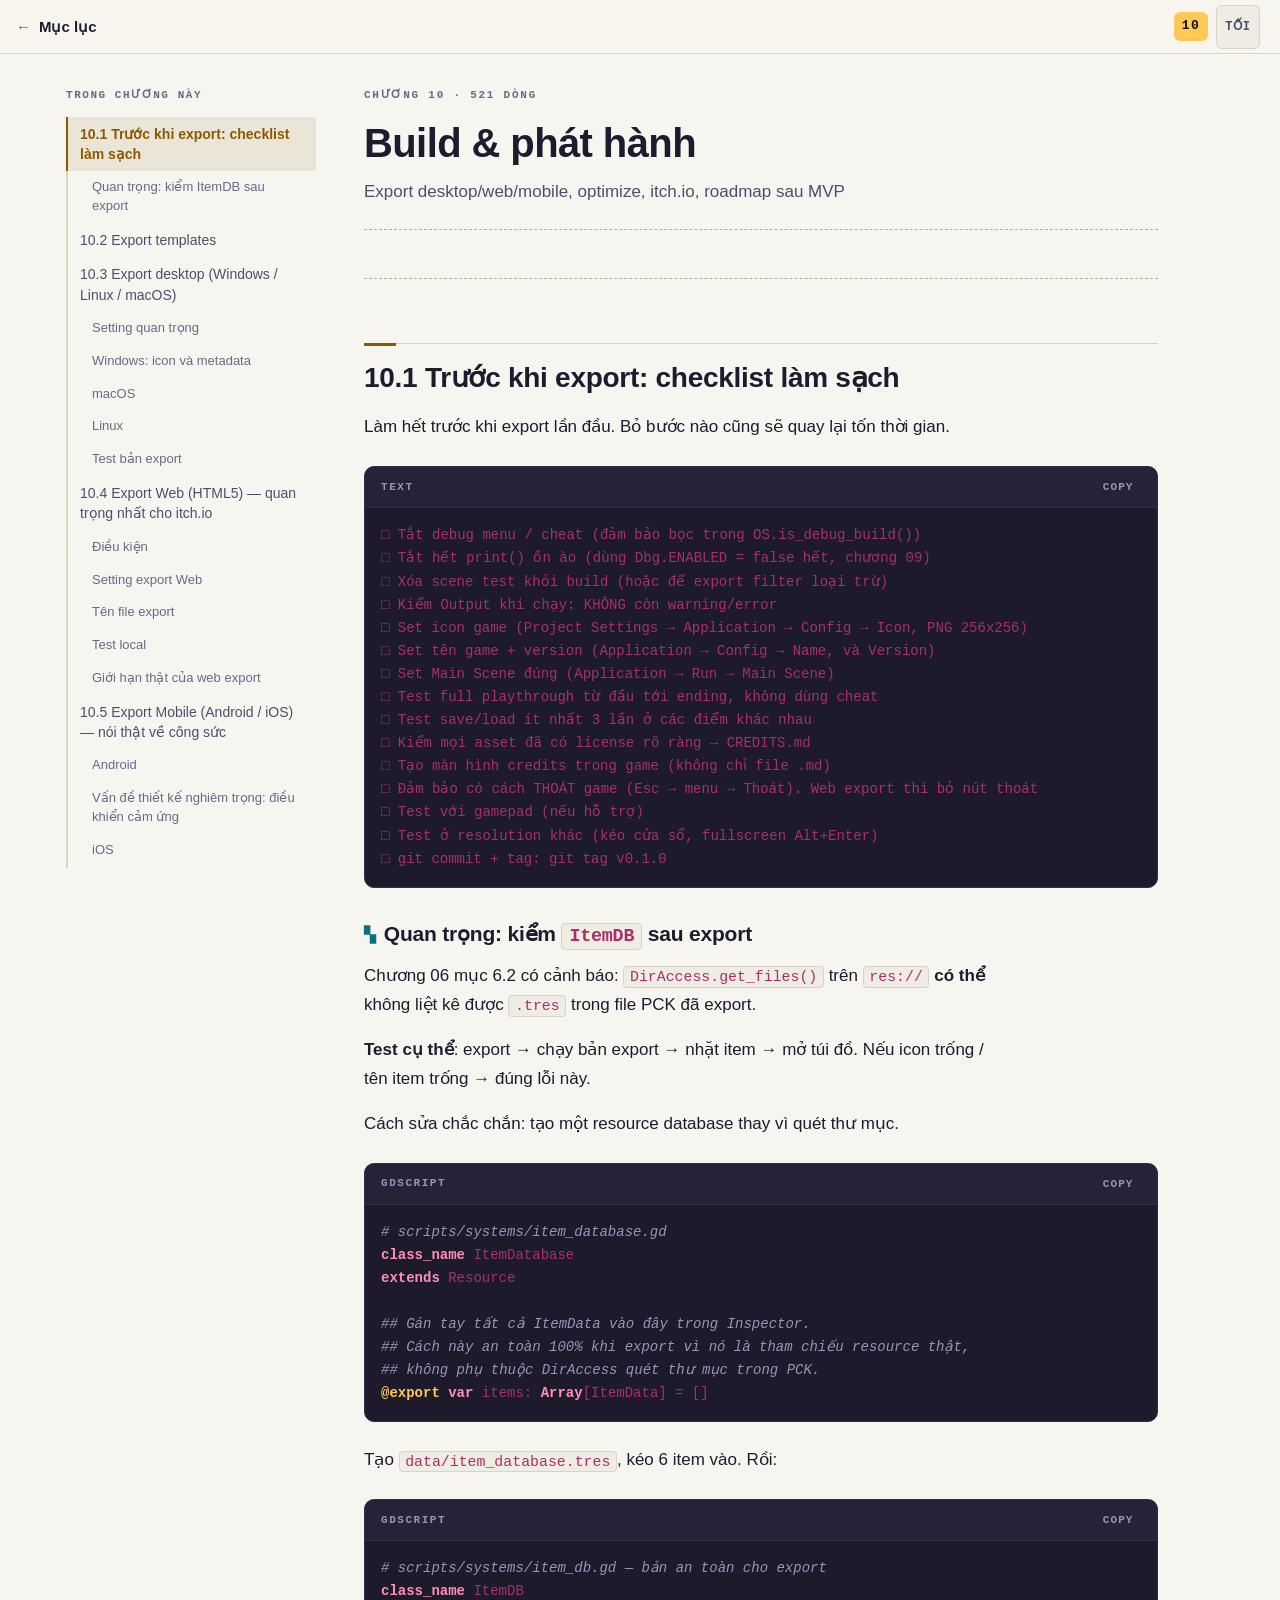
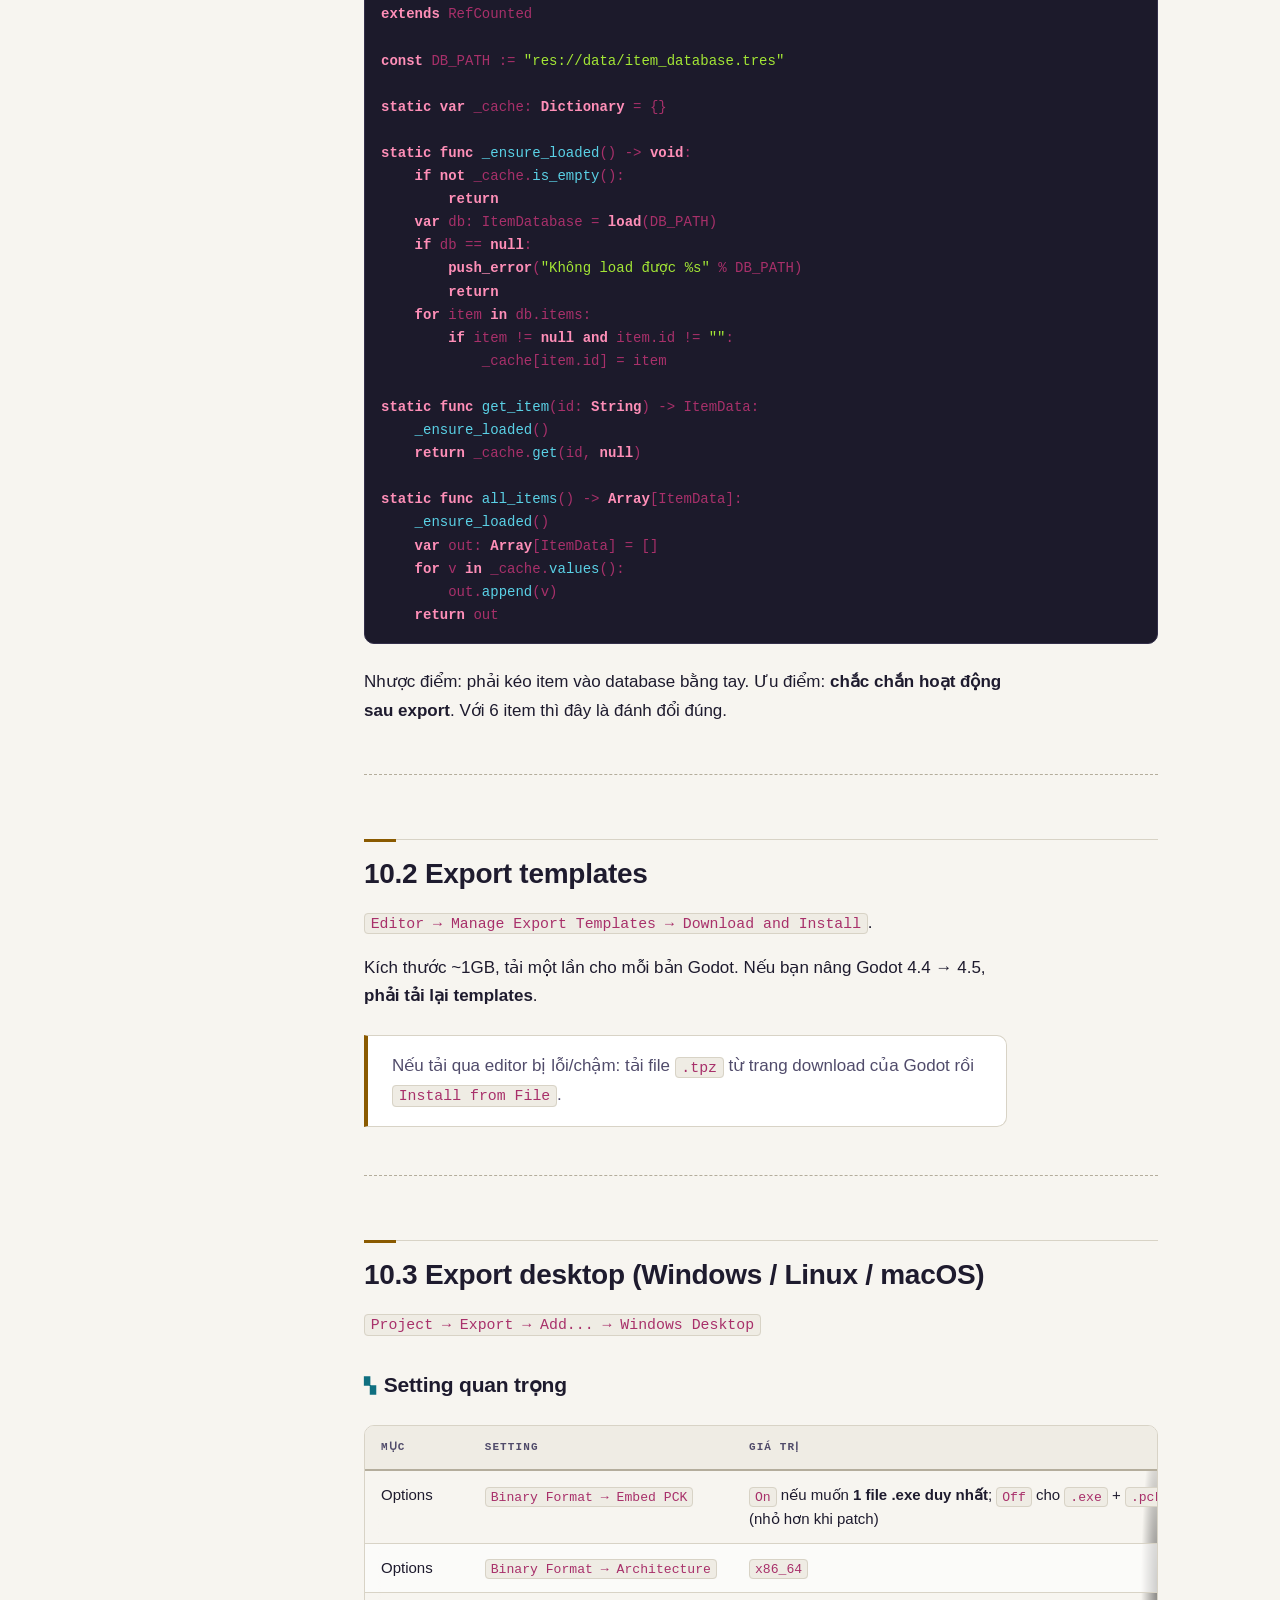
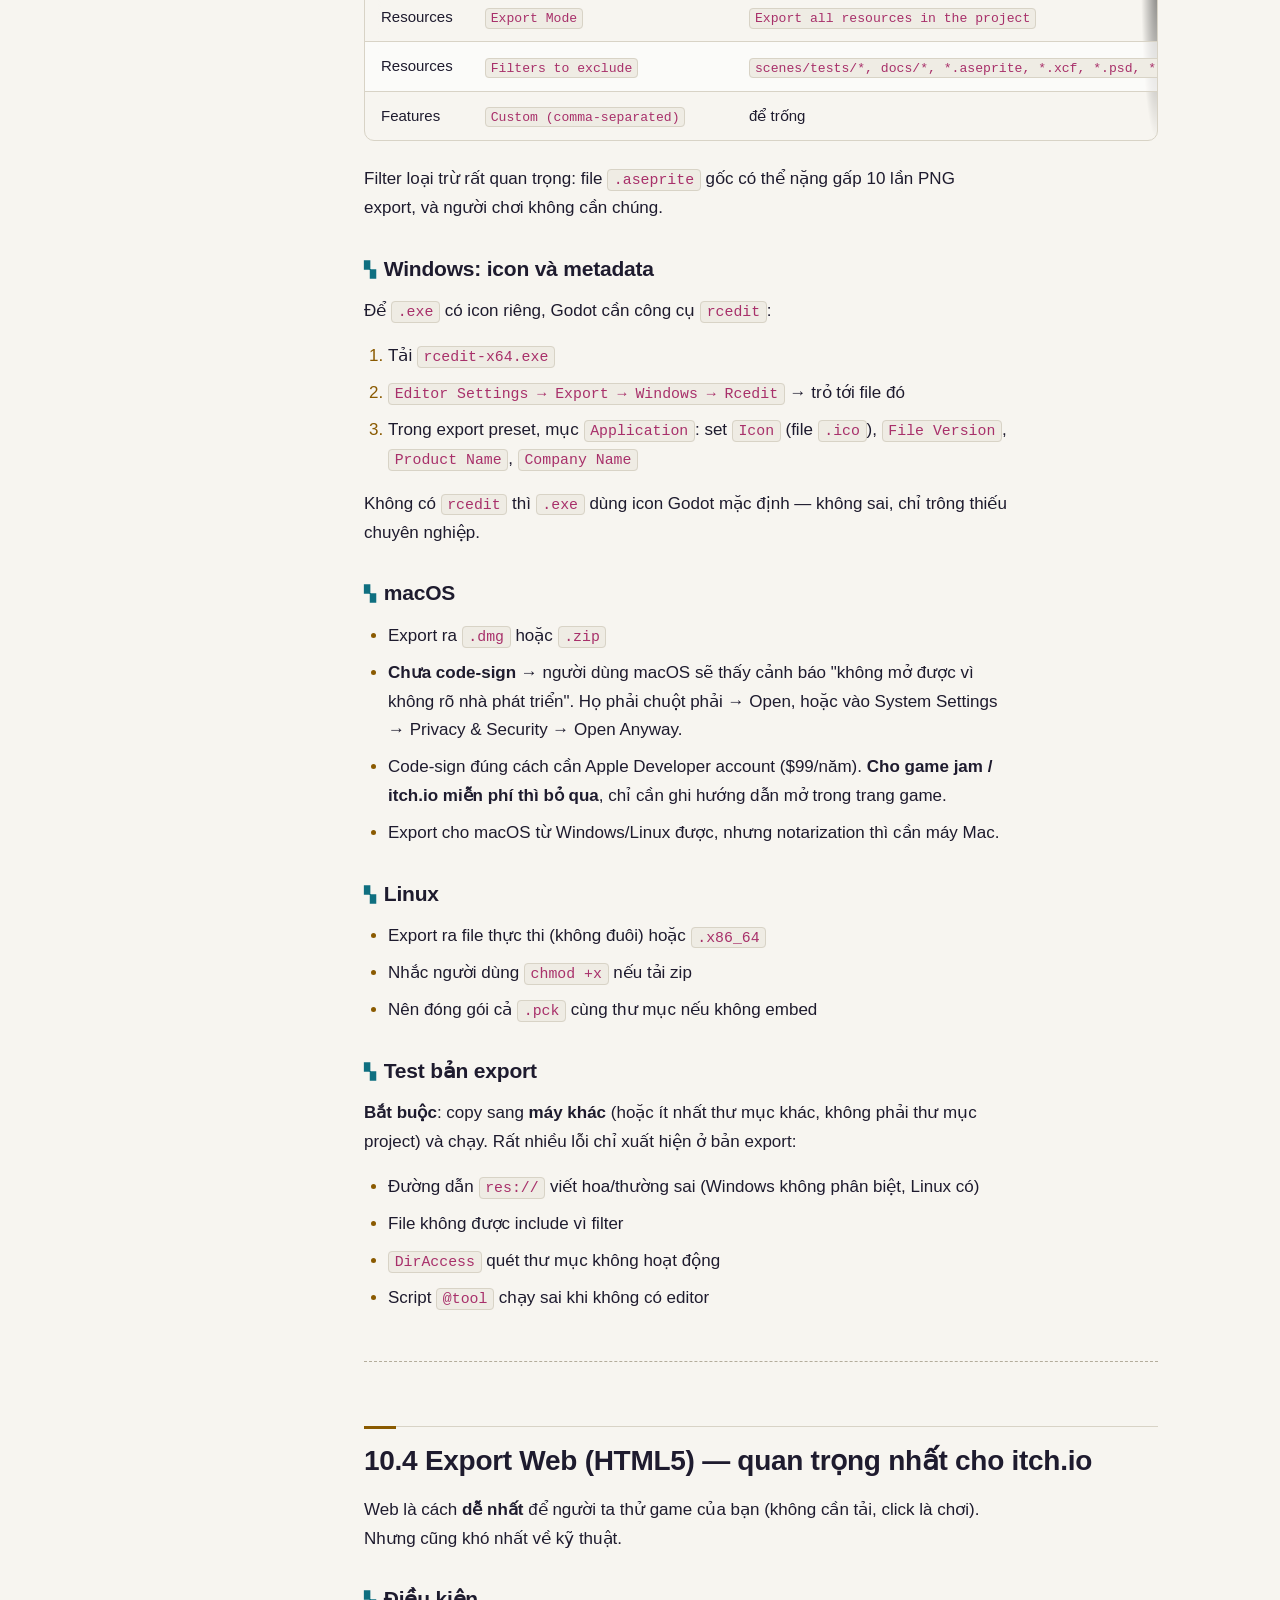
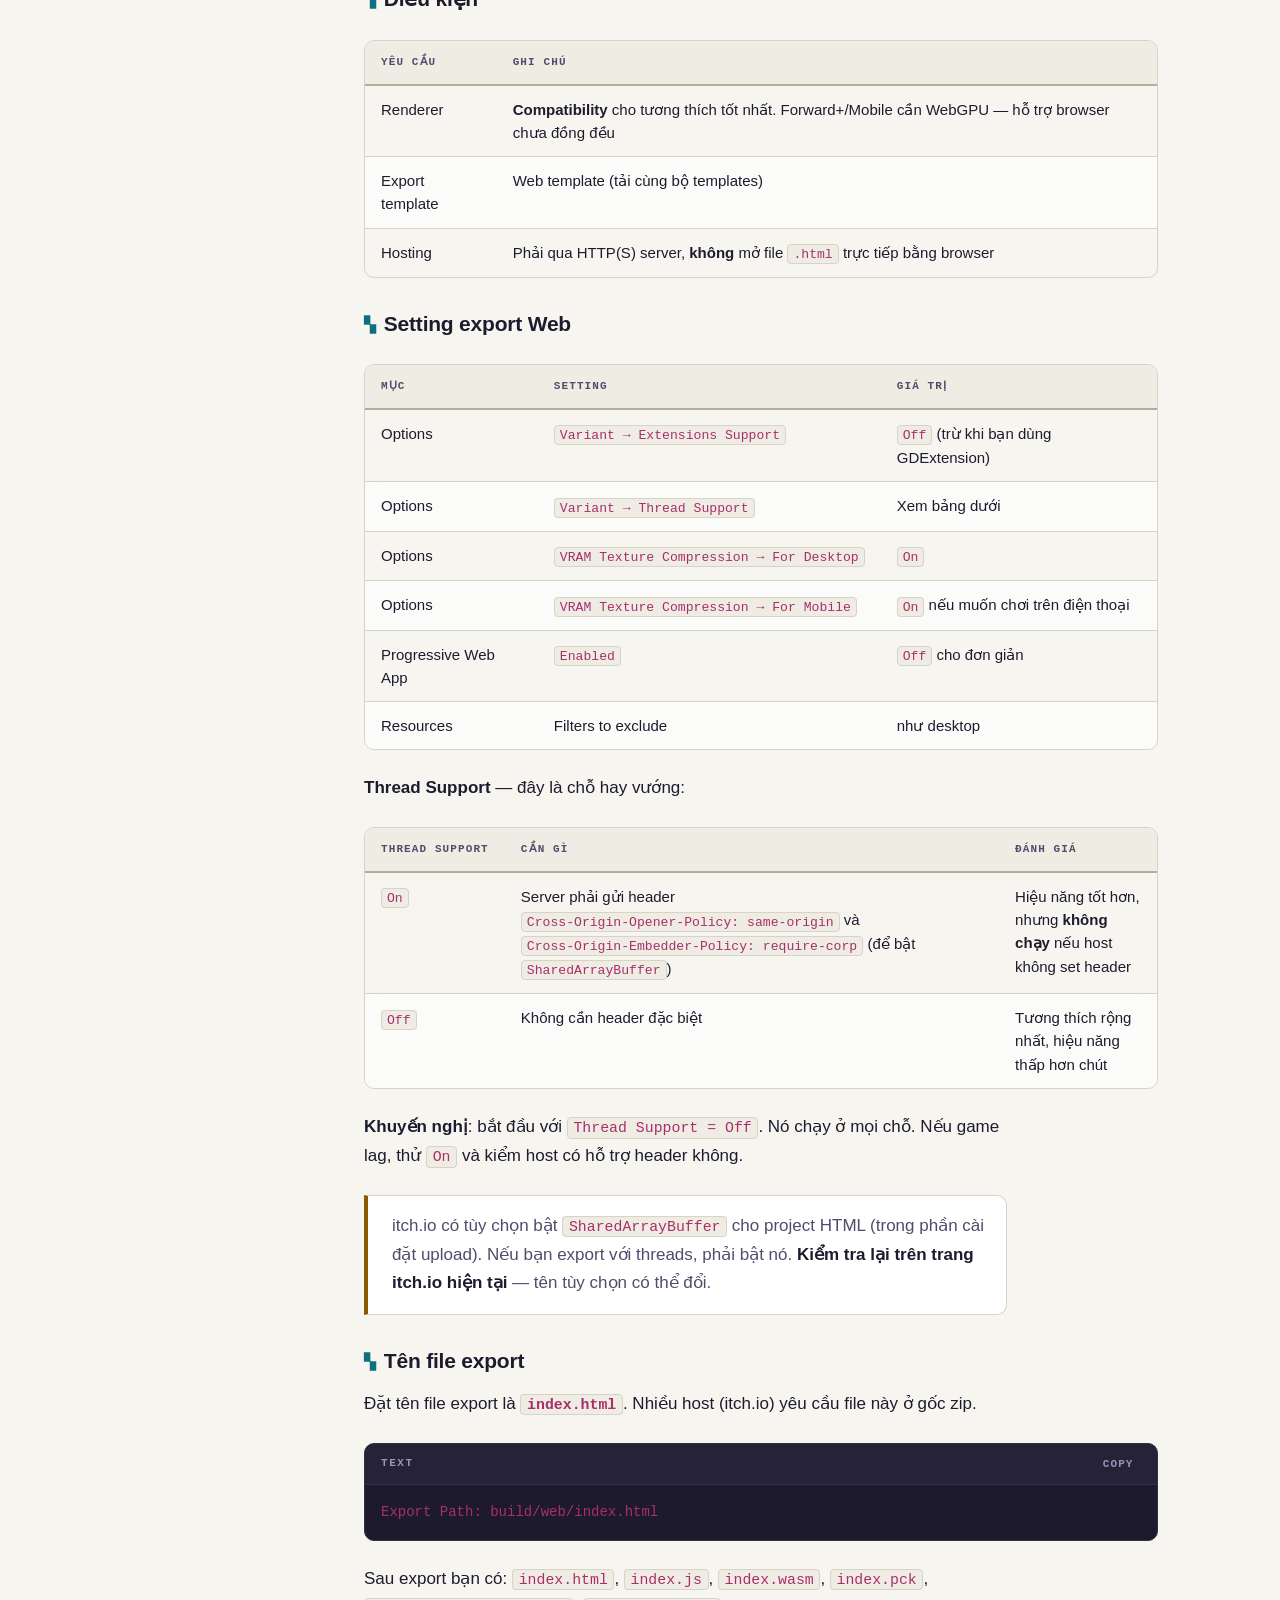
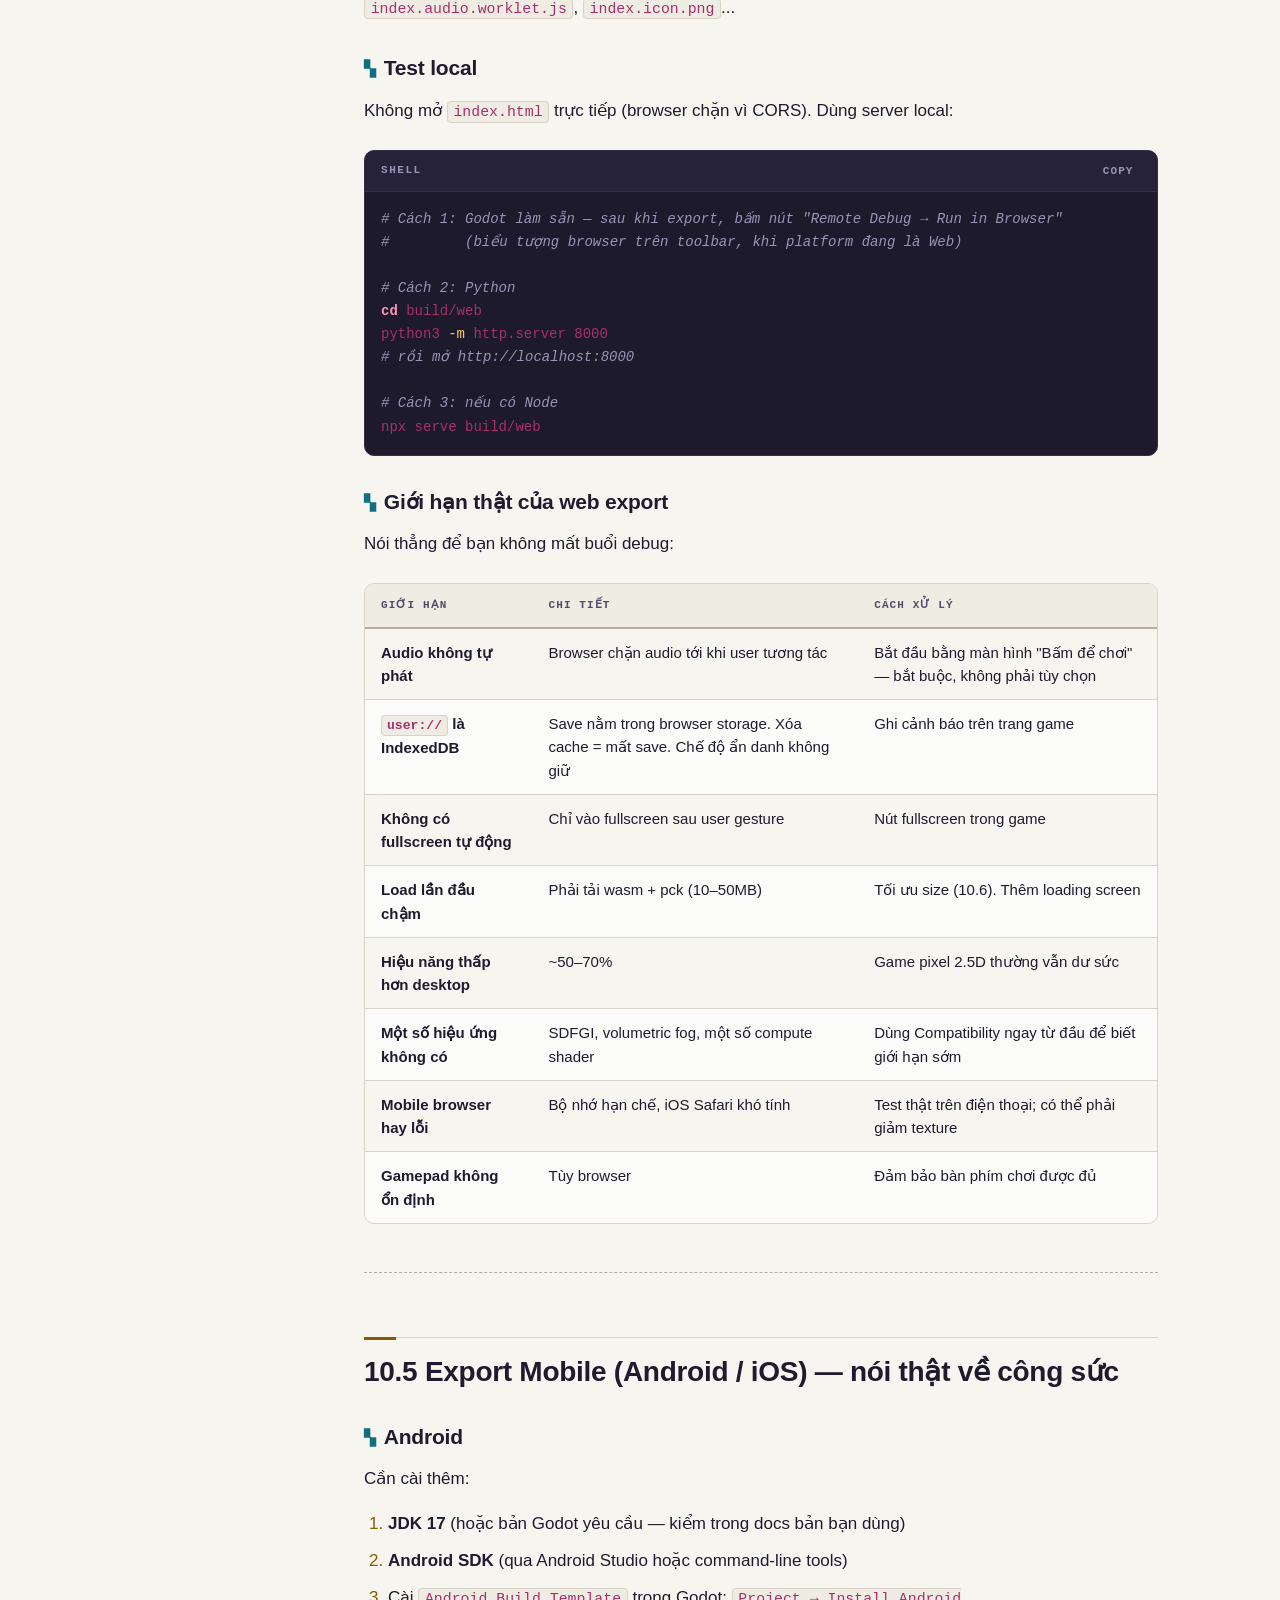
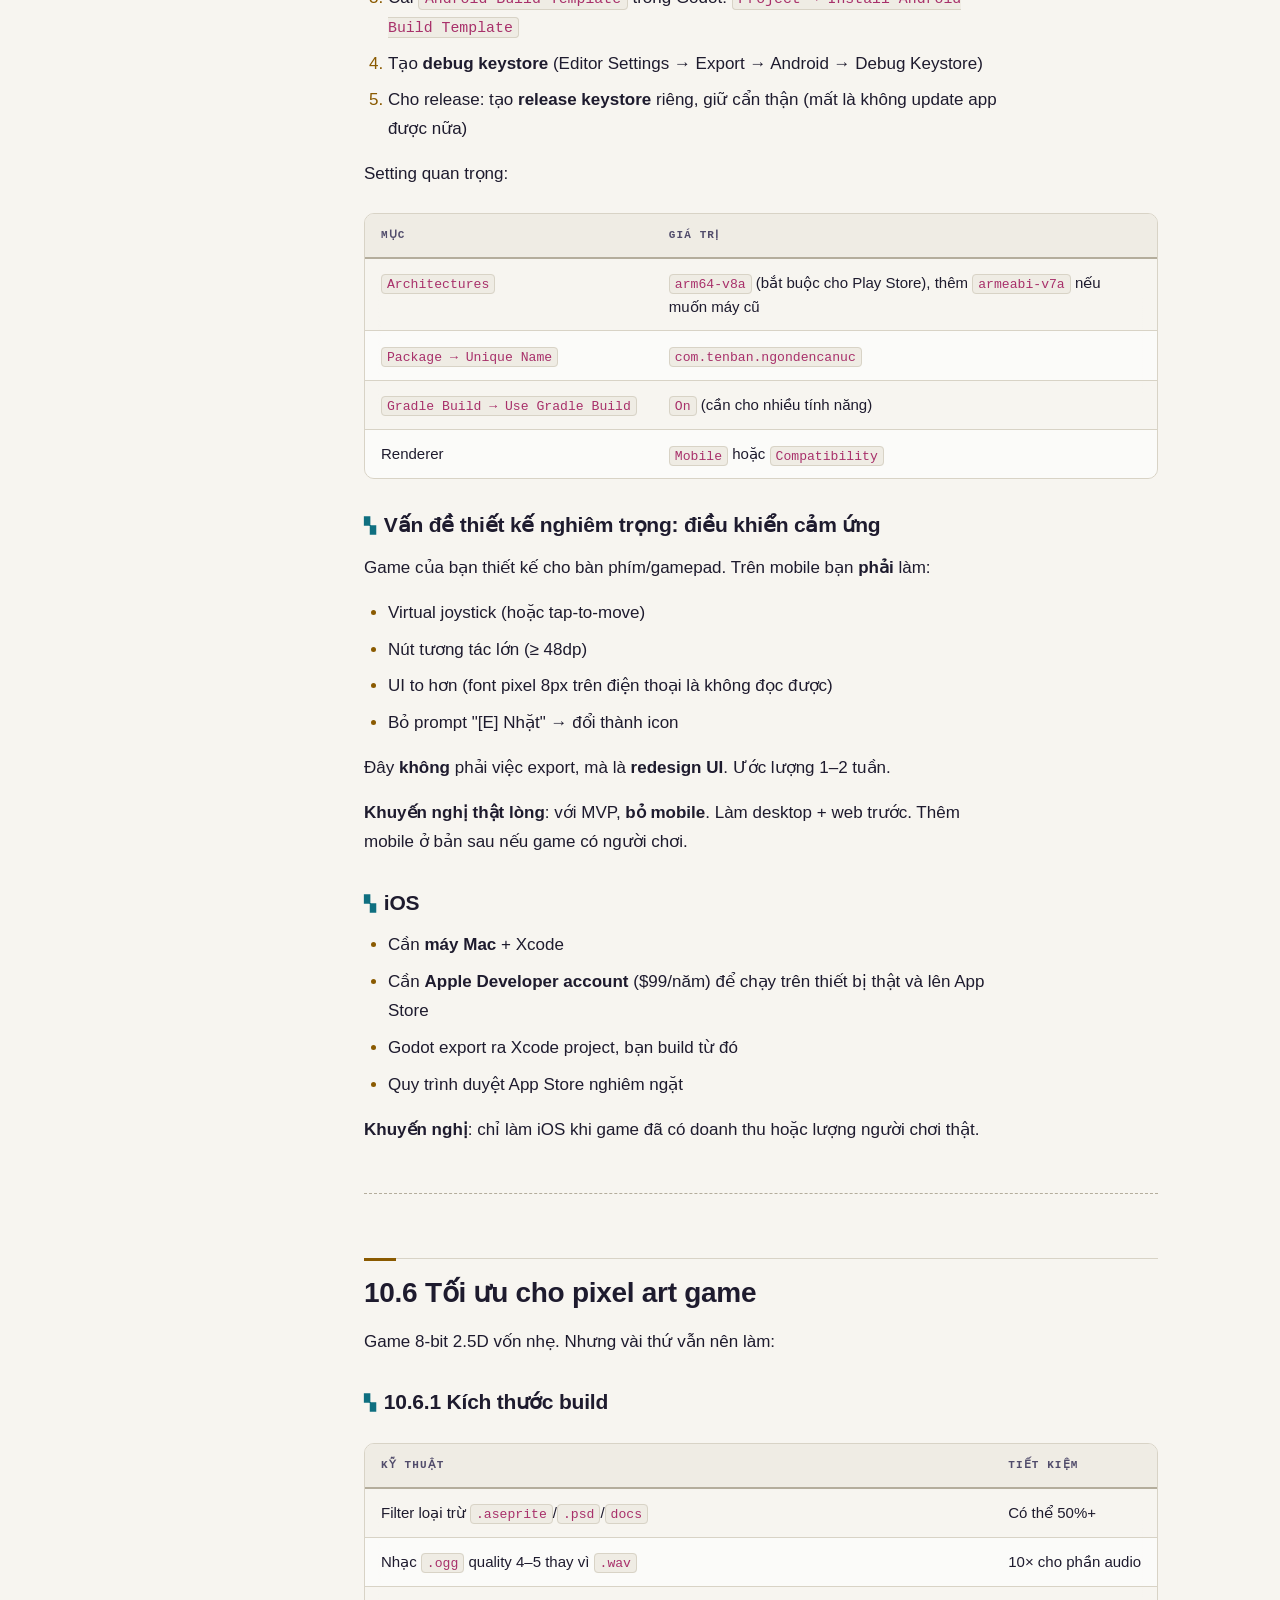
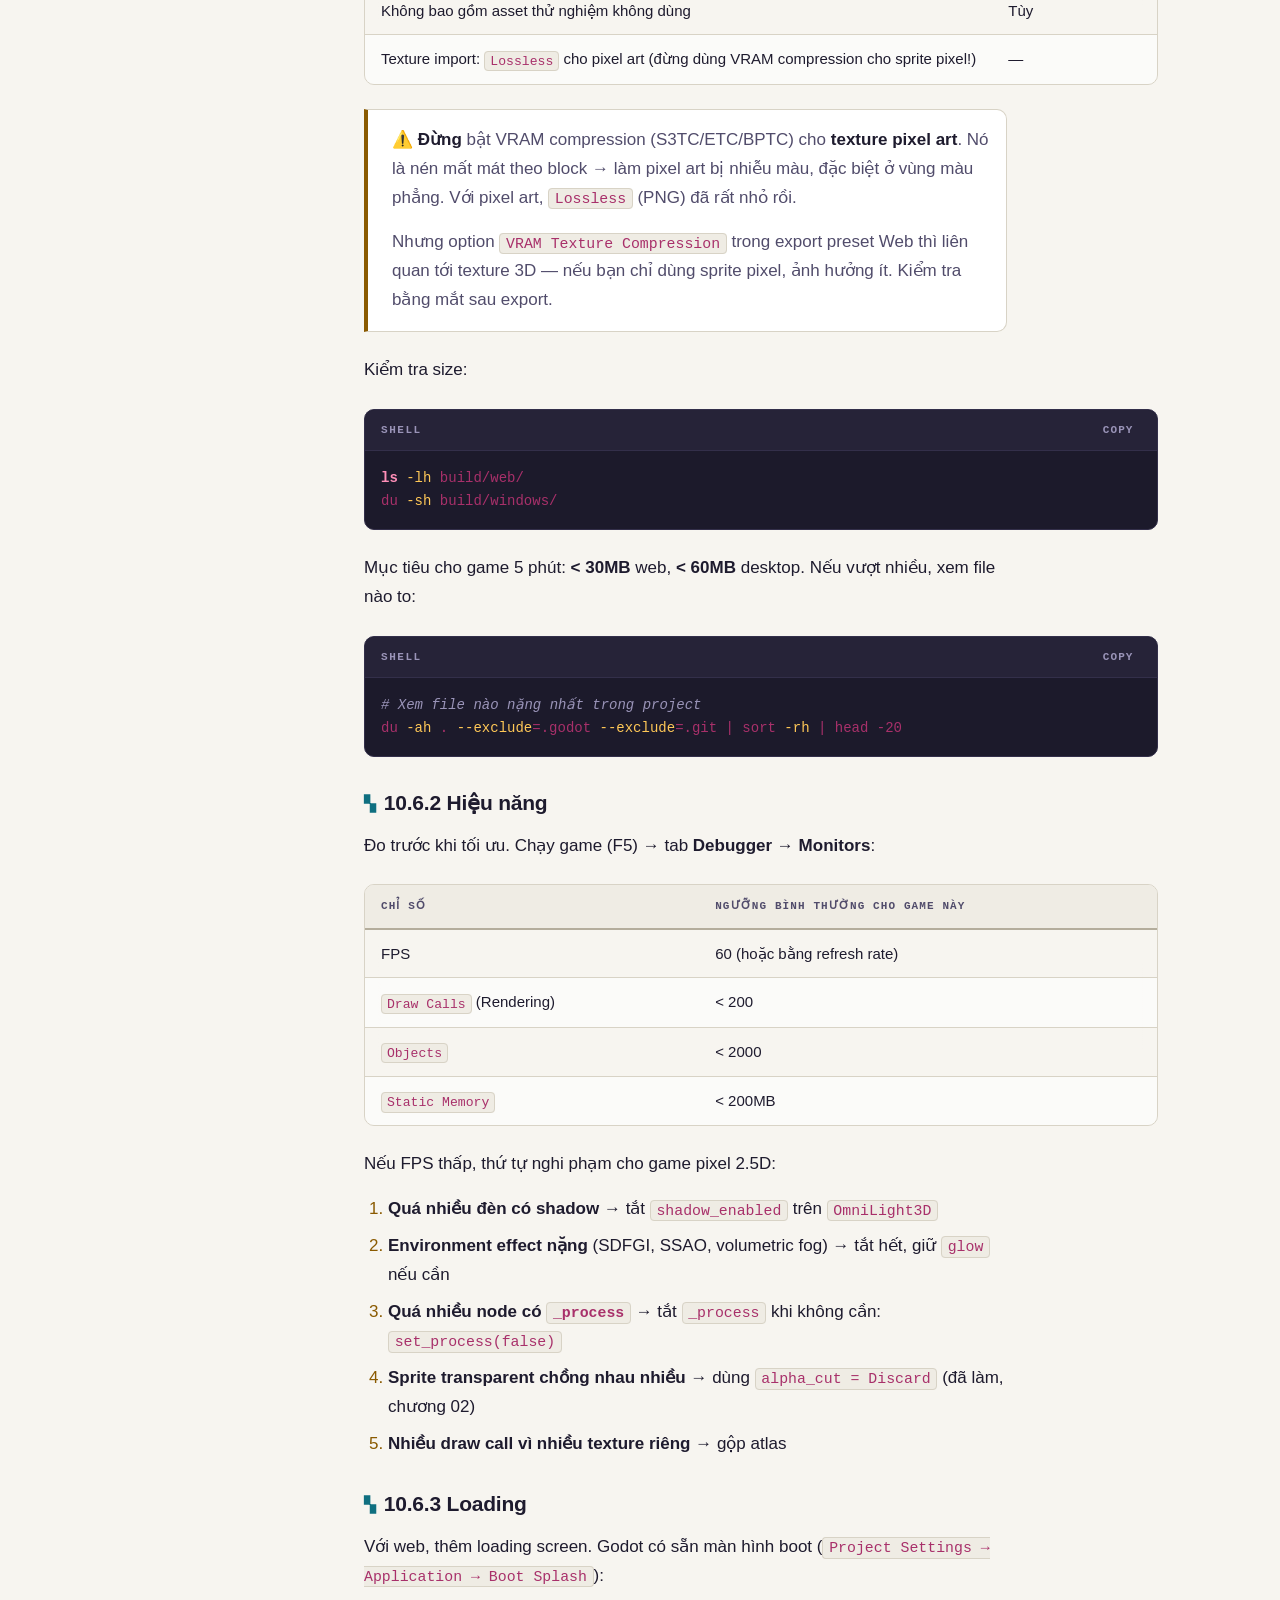
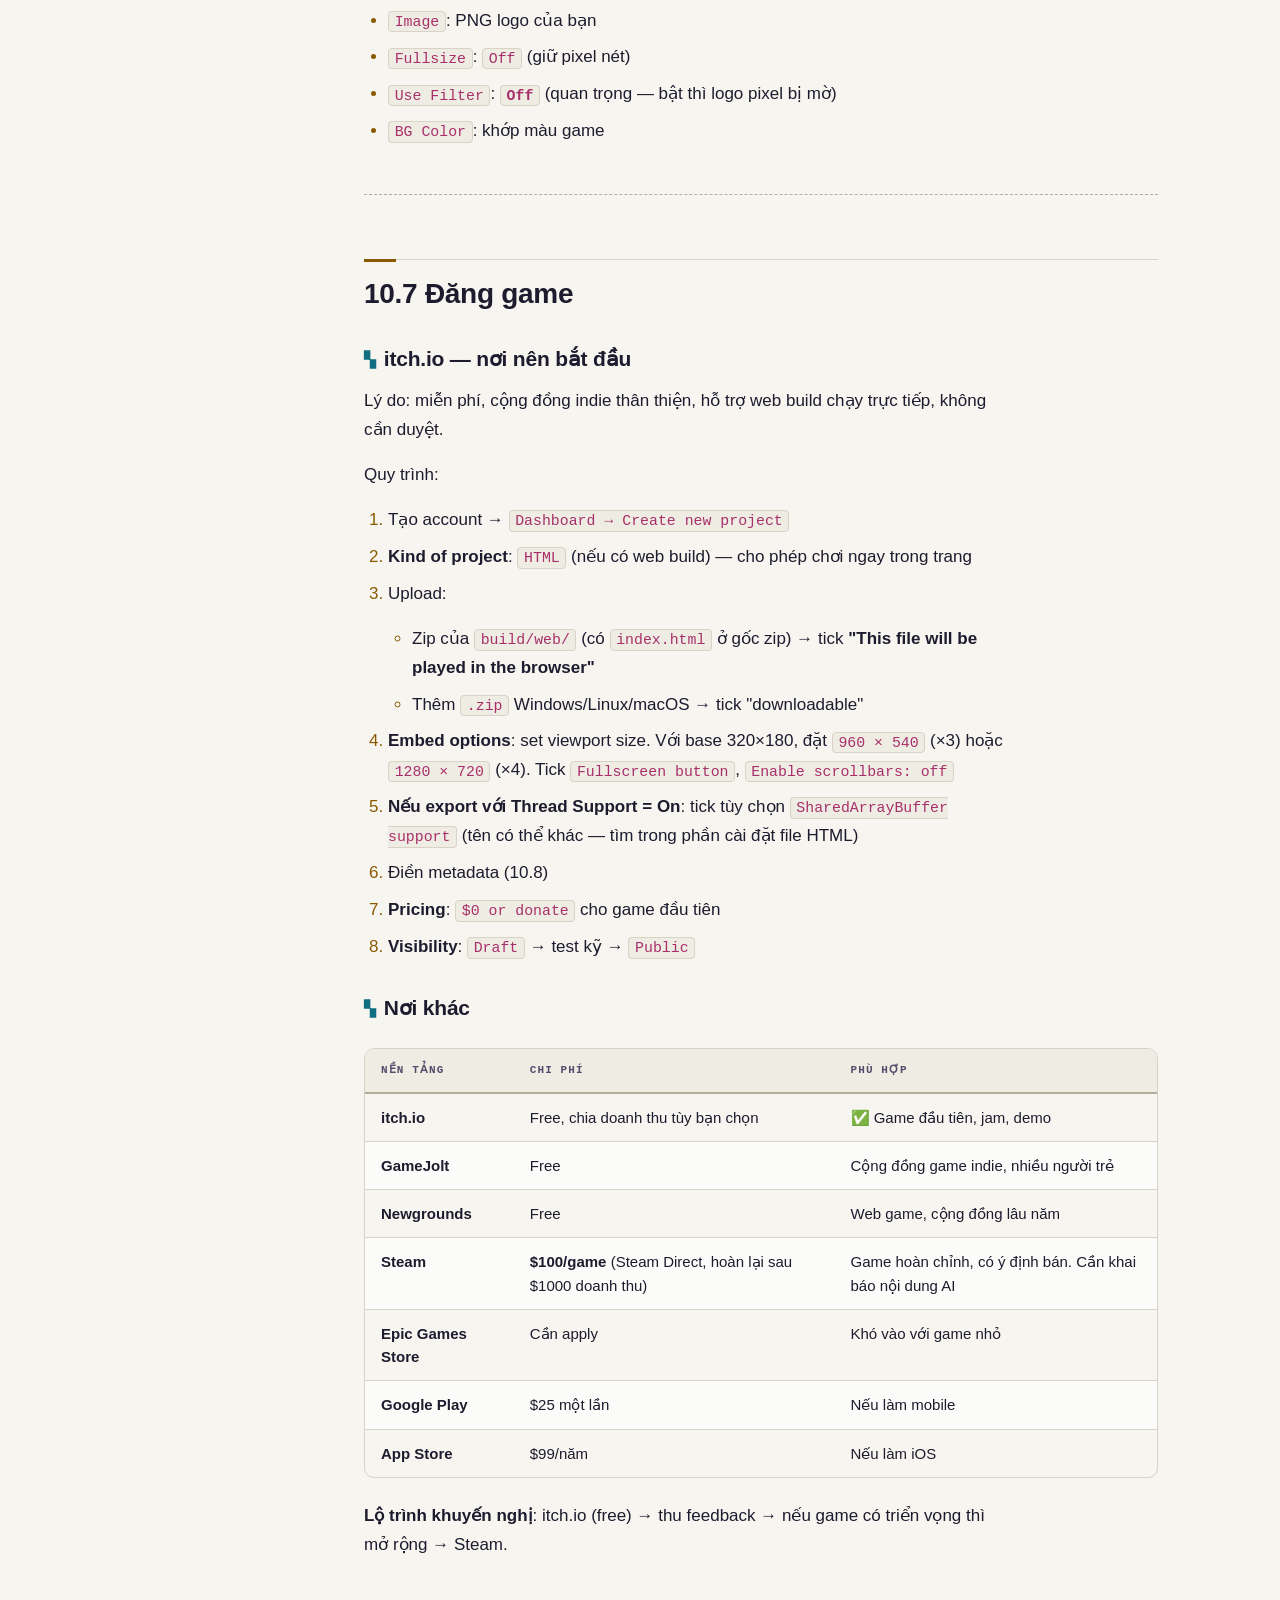
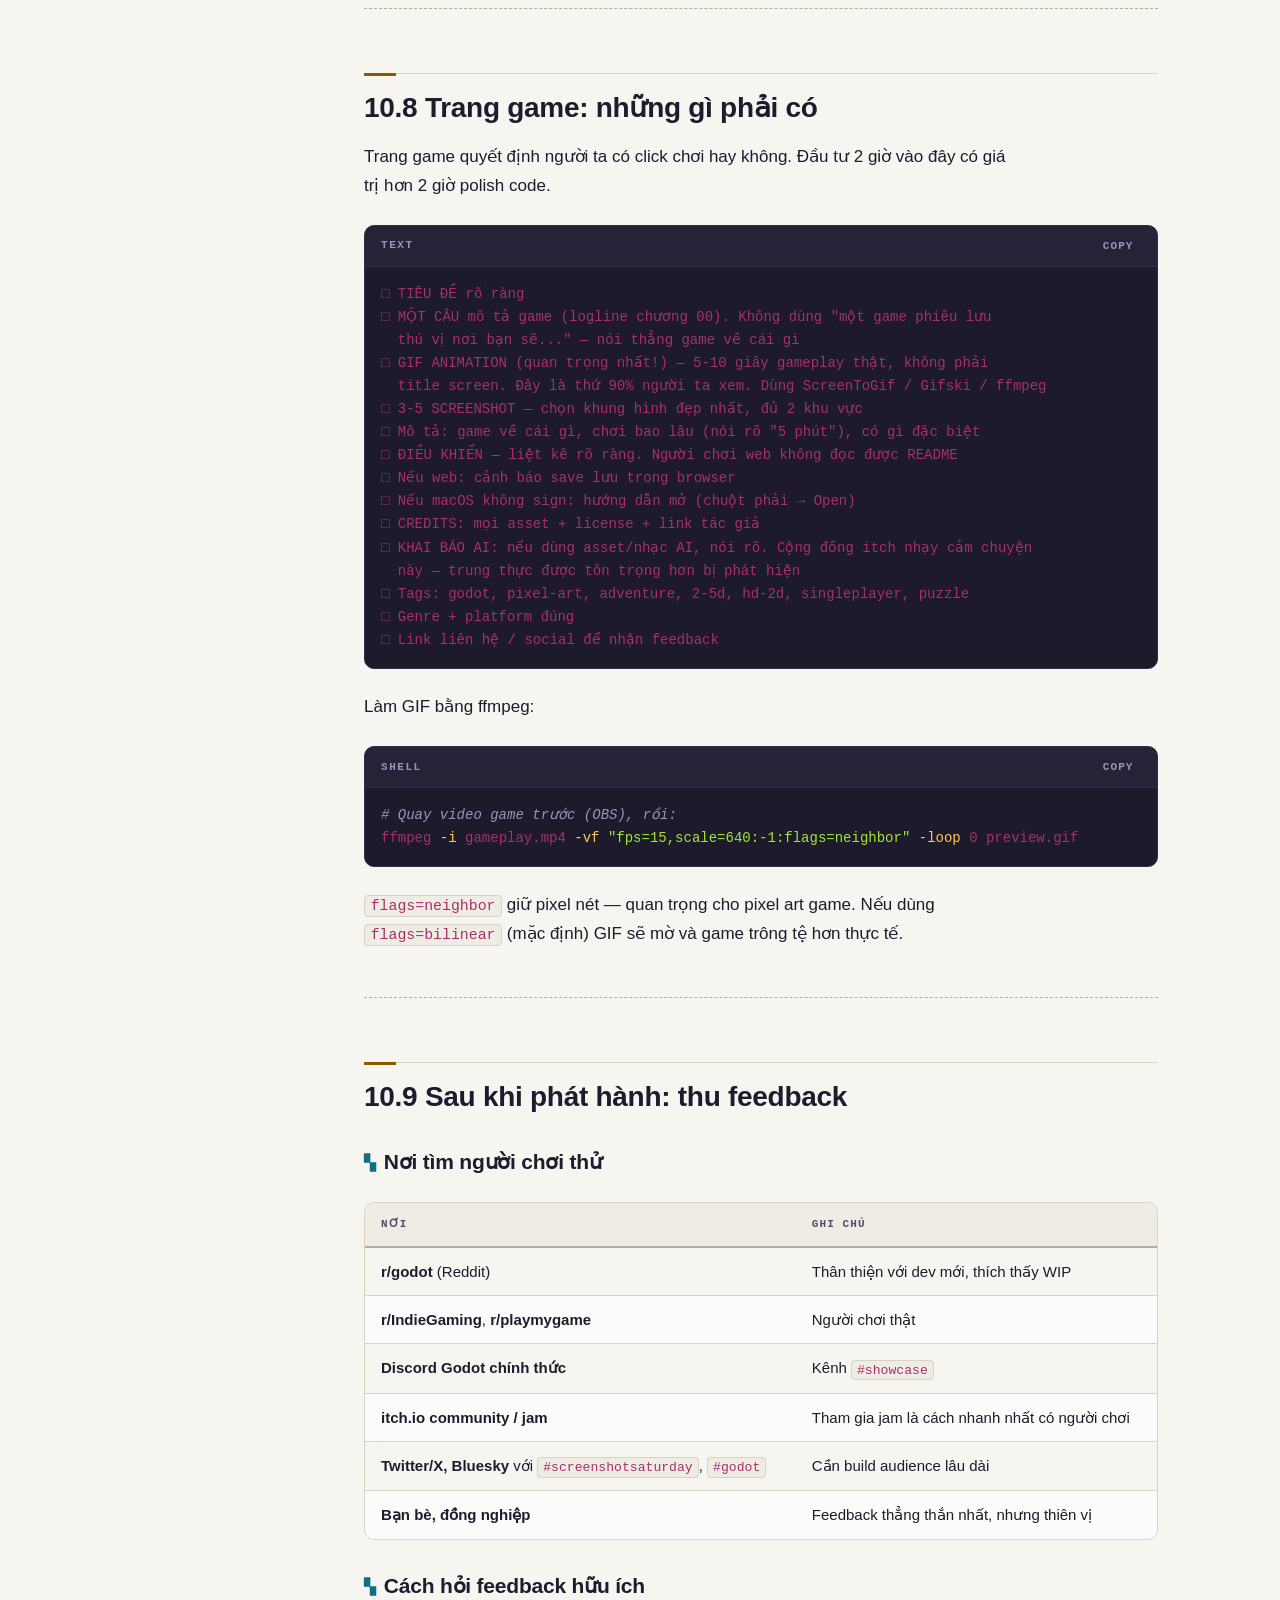
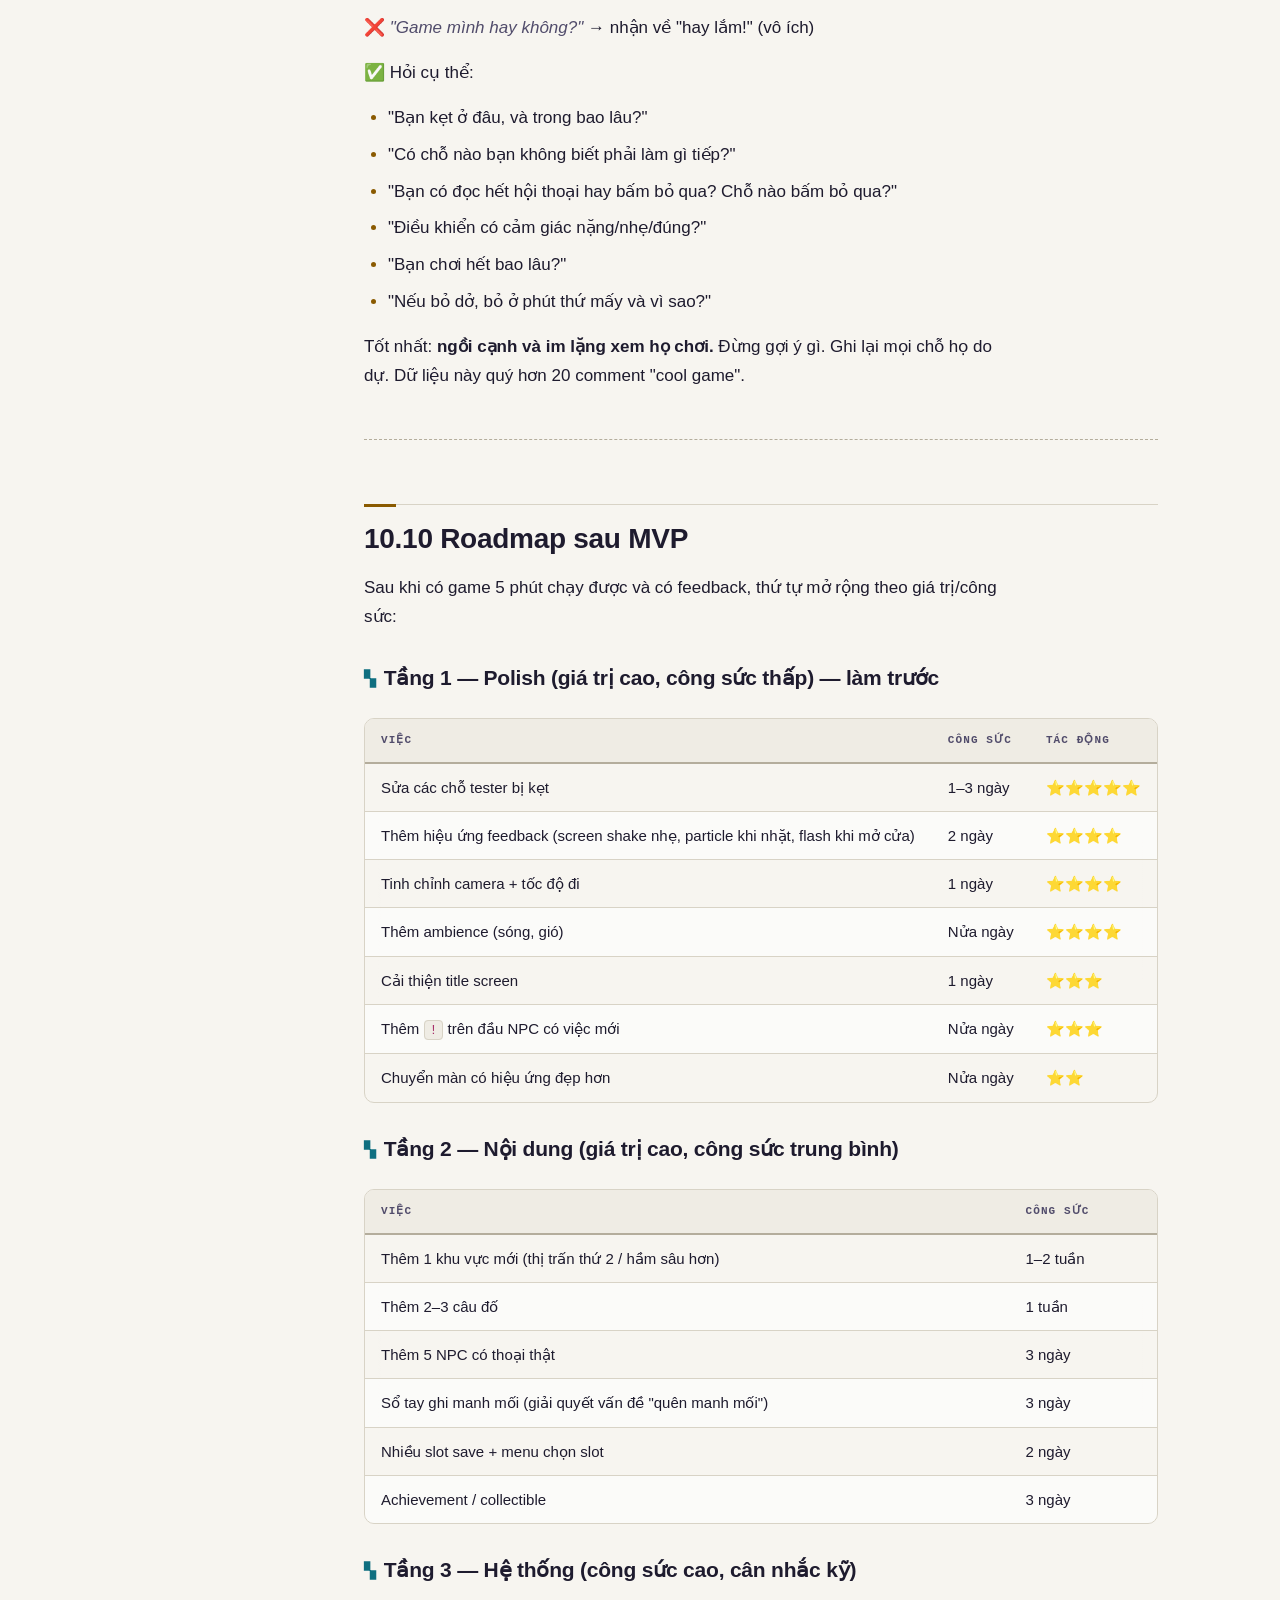
<file: docs/10-publish.html>
<!DOCTYPE html>
<html lang="vi">
<head>
<meta charset="utf-8">
<meta name="viewport" content="width=device-width, initial-scale=1, viewport-fit=cover">
<meta name="color-scheme" content="dark light">
<meta name="theme-color" content="#12101a">
<meta name="description" content="Export desktop/web/mobile, optimize, itch.io, roadmap sau MVP">
<title>10 Build &amp; phát hành · Godot 4 2.5D</title>
<link rel="stylesheet" href="style.css">
<link rel="icon" href="data:image/svg+xml,%3Csvg xmlns='http://www.w3.org/2000/svg' viewBox='0 0 16 16'%3E%3Crect width='16' height='16' fill='%2312101a'/%3E%3Crect x='6' y='2' width='4' height='3' fill='%23ffc857'/%3E%3Crect x='5' y='5' width='6' height='2' fill='%23ffe3a0'/%3E%3Crect x='6' y='7' width='4' height='6' fill='%235ad1e6'/%3E%3Crect x='4' y='13' width='8' height='2' fill='%23474063'/%3E%3C/svg%3E">
<script>/* set the saved theme before first paint so there is no flash */(function(){try{var t=localStorage.getItem("g25d-theme");if(t==="light"||t==="dark")document.documentElement.setAttribute("data-theme",t);}catch(e){}})();</script>
</head>
<body class="page page--chapter">
<div class="progress" aria-hidden="true"><span class="progress__bar" id="progressBar"></span></div>

<header class="topbar">
  <a class="topbar__back" href="index.html"><span aria-hidden="true">←</span> Mục lục</a>
  <span class="topbar__num">10</span>
  <button class="iconbtn themebtn" type="button" data-theme-toggle aria-pressed="false" aria-label="Đổi nền sáng/tối">
    <span class="themebtn__txt">Sáng</span>
  </button>
  <button class="iconbtn topbar__toc" id="tocToggle" type="button" aria-expanded="false" aria-controls="tocPanel">
    <span class="topbar__toc-icon" aria-hidden="true"></span><span>Mục</span>
  </button>
</header>

<div class="shell">
  <nav class="toc" id="tocPanel" aria-label="Mục lục chương">
    <p class="toc__title">Trong chương này</p>
    <ol class="toc__list"><li class="toc__item toc__item--h2"><a href="#101-trước-khi-export-checklist-làm-sạch">10.1 Trước khi export: checklist làm sạch</a></li><li class="toc__item toc__item--h3"><a href="#quan-trọng-kiểm-itemdb-sau-export">Quan trọng: kiểm ItemDB sau export</a></li><li class="toc__item toc__item--h2"><a href="#102-export-templates">10.2 Export templates</a></li><li class="toc__item toc__item--h2"><a href="#103-export-desktop-windows-linux-macos">10.3 Export desktop (Windows / Linux / macOS)</a></li><li class="toc__item toc__item--h3"><a href="#setting-quan-trọng">Setting quan trọng</a></li><li class="toc__item toc__item--h3"><a href="#windows-icon-và-metadata">Windows: icon và metadata</a></li><li class="toc__item toc__item--h3"><a href="#macos">macOS</a></li><li class="toc__item toc__item--h3"><a href="#linux">Linux</a></li><li class="toc__item toc__item--h3"><a href="#test-bản-export">Test bản export</a></li><li class="toc__item toc__item--h2"><a href="#104-export-web-html5---quan-trọng-nhất-cho-itchio">10.4 Export Web (HTML5) — quan trọng nhất cho itch.io</a></li><li class="toc__item toc__item--h3"><a href="#điều-kiện">Điều kiện</a></li><li class="toc__item toc__item--h3"><a href="#setting-export-web">Setting export Web</a></li><li class="toc__item toc__item--h3"><a href="#tên-file-export">Tên file export</a></li><li class="toc__item toc__item--h3"><a href="#test-local">Test local</a></li><li class="toc__item toc__item--h3"><a href="#giới-hạn-thật-của-web-export">Giới hạn thật của web export</a></li><li class="toc__item toc__item--h2"><a href="#105-export-mobile-android-ios---nói-thật-về-công-sức">10.5 Export Mobile (Android / iOS) — nói thật về công sức</a></li><li class="toc__item toc__item--h3"><a href="#android">Android</a></li><li class="toc__item toc__item--h3"><a href="#vấn-đề-thiết-kế-nghiêm-trọng-điều-khiển-cảm-ứng">Vấn đề thiết kế nghiêm trọng: điều khiển cảm ứng</a></li><li class="toc__item toc__item--h3"><a href="#ios">iOS</a></li><li class="toc__item toc__item--h2"><a href="#106-tối-ưu-cho-pixel-art-game">10.6 Tối ưu cho pixel art game</a></li><li class="toc__item toc__item--h3"><a href="#1061-kích-thước-build">10.6.1 Kích thước build</a></li><li class="toc__item toc__item--h3"><a href="#1062-hiệu-năng">10.6.2 Hiệu năng</a></li><li class="toc__item toc__item--h3"><a href="#1063-loading">10.6.3 Loading</a></li><li class="toc__item toc__item--h2"><a href="#107-đăng-game">10.7 Đăng game</a></li><li class="toc__item toc__item--h3"><a href="#itchio---nơi-nên-bắt-đầu">itch.io — nơi nên bắt đầu</a></li><li class="toc__item toc__item--h3"><a href="#nơi-khác">Nơi khác</a></li><li class="toc__item toc__item--h2"><a href="#108-trang-game-những-gì-phải-có">10.8 Trang game: những gì phải có</a></li><li class="toc__item toc__item--h2"><a href="#109-sau-khi-phát-hành-thu-feedback">10.9 Sau khi phát hành: thu feedback</a></li><li class="toc__item toc__item--h3"><a href="#nơi-tìm-người-chơi-thử">Nơi tìm người chơi thử</a></li><li class="toc__item toc__item--h3"><a href="#cách-hỏi-feedback-hữu-ích">Cách hỏi feedback hữu ích</a></li><li class="toc__item toc__item--h2"><a href="#1010-roadmap-sau-mvp">10.10 Roadmap sau MVP</a></li><li class="toc__item toc__item--h3"><a href="#tầng-1---polish-giá-trị-cao-công-sức-thấp---làm-trước">Tầng 1 — Polish (giá trị cao, công sức thấp) — làm trước</a></li><li class="toc__item toc__item--h3"><a href="#tầng-2---nội-dung-giá-trị-cao-công-sức-trung-bình">Tầng 2 — Nội dung (giá trị cao, công sức trung bình)</a></li><li class="toc__item toc__item--h3"><a href="#tầng-3---hệ-thống-công-sức-cao-cân-nhắc-kỹ">Tầng 3 — Hệ thống (công sức cao, cân nhắc kỹ)</a></li><li class="toc__item toc__item--h3"><a href="#nguyên-tắc-mở-rộng">Nguyên tắc mở rộng</a></li><li class="toc__item toc__item--h3"><a href="#khi-nào-nên-dừng-project-này-và-làm-cái-mới">Khi nào nên dừng project này và làm cái mới</a></li><li class="toc__item toc__item--h2"><a href="#1011-bài-tập">10.11 Bài tập</a></li><li class="toc__item toc__item--h2"><a href="#1012-lỗi-thường-gặp">10.12 Lỗi thường gặp</a></li></ol>
  </nav>

  <main class="main" id="main">
    <article class="prose">
      <p class="eyebrow">Chương 10 · 521 dòng</p>
      <h1 class="title">Build &amp; phát hành</h1>
      <p class="lede">Export desktop/web/mobile, optimize, itch.io, roadmap sau MVP</p>
      <hr class="rule rule--tight">
      <hr class="rule"><h2 id="101-trước-khi-export-checklist-làm-sạch" class="h h--2">10.1 Trước khi export: checklist làm sạch<a class="anchor" href="#101-trước-khi-export-checklist-làm-sạch" aria-label="Liên kết tới mục này">#</a></h2><p>Làm hết trước khi export lần đầu. Bỏ bước nào cũng sẽ quay lại tốn thời gian.</p><figure class="code" data-lang="text"><figcaption><span class="code__lang">Text</span><button class="code__copy" type="button" aria-label="Sao chép đoạn code"><span class="code__copy-txt">Copy</span></button></figcaption><pre><code class="lang-text">□ Tắt debug menu / cheat (đảm bảo bọc trong OS.is_debug_build())
□ Tắt hết print() ồn ào (dùng Dbg.ENABLED = false hết, chương 09)
□ Xóa scene test khỏi build (hoặc để export filter loại trừ)
□ Kiểm Output khi chạy: KHÔNG còn warning/error
□ Set icon game (Project Settings → Application → Config → Icon, PNG 256x256)
□ Set tên game + version (Application → Config → Name, và Version)
□ Set Main Scene đúng (Application → Run → Main Scene)
□ Test full playthrough từ đầu tới ending, không dùng cheat
□ Test save/load ít nhất 3 lần ở các điểm khác nhau
□ Kiểm mọi asset đã có license rõ ràng → CREDITS.md
□ Tạo màn hình credits trong game (không chỉ file .md)
□ Đảm bảo có cách THOÁT game (Esc → menu → Thoát). Web export thì bỏ nút thoát
□ Test với gamepad (nếu hỗ trợ)
□ Test ở resolution khác (kéo cửa sổ, fullscreen Alt+Enter)
□ git commit + tag: git tag v0.1.0</code></pre></figure><h3 id="quan-trọng-kiểm-itemdb-sau-export" class="h h--3">Quan trọng: kiểm <code>ItemDB</code> sau export<a class="anchor" href="#quan-trọng-kiểm-itemdb-sau-export" aria-label="Liên kết tới mục này">#</a></h3><p>Chương 06 mục 6.2 có cảnh báo: <code>DirAccess.get_files()</code> trên <code>res://</code> <strong>có thể</strong> không liệt kê được <code>.tres</code> trong file PCK đã export.</p><p><strong>Test cụ thể</strong>: export → chạy bản export → nhặt item → mở túi đồ. Nếu icon trống / tên item trống → đúng lỗi này.</p><p>Cách sửa chắc chắn: tạo một resource database thay vì quét thư mục.</p><figure class="code" data-lang="gdscript"><figcaption><span class="code__lang">GDScript</span><button class="code__copy" type="button" aria-label="Sao chép đoạn code"><span class="code__copy-txt">Copy</span></button></figcaption><pre><code class="lang-gdscript"># scripts/systems/item_database.gd
class_name ItemDatabase
extends Resource

## Gán tay tất cả ItemData vào đây trong Inspector.
## Cách này an toàn 100% khi export vì nó là tham chiếu resource thật,
## không phụ thuộc DirAccess quét thư mục trong PCK.
@export var items: Array[ItemData] = []</code></pre></figure><p>Tạo <code>data/item_database.tres</code>, kéo 6 item vào. Rồi:</p><figure class="code" data-lang="gdscript"><figcaption><span class="code__lang">GDScript</span><button class="code__copy" type="button" aria-label="Sao chép đoạn code"><span class="code__copy-txt">Copy</span></button></figcaption><pre><code class="lang-gdscript"># scripts/systems/item_db.gd — bản an toàn cho export
class_name ItemDB
extends RefCounted

const DB_PATH := "res://data/item_database.tres"

static var _cache: Dictionary = {}

static func _ensure_loaded() -&gt; void:
	if not _cache.is_empty():
		return
	var db: ItemDatabase = load(DB_PATH)
	if db == null:
		push_error("Không load được %s" % DB_PATH)
		return
	for item in db.items:
		if item != null and item.id != "":
			_cache[item.id] = item

static func get_item(id: String) -&gt; ItemData:
	_ensure_loaded()
	return _cache.get(id, null)

static func all_items() -&gt; Array[ItemData]:
	_ensure_loaded()
	var out: Array[ItemData] = []
	for v in _cache.values():
		out.append(v)
	return out</code></pre></figure><p>Nhược điểm: phải kéo item vào database bằng tay. Ưu điểm: <strong>chắc chắn hoạt động sau export</strong>. Với 6 item thì đây là đánh đổi đúng.</p><hr class="rule"><h2 id="102-export-templates" class="h h--2">10.2 Export templates<a class="anchor" href="#102-export-templates" aria-label="Liên kết tới mục này">#</a></h2><p><code>Editor → Manage Export Templates → Download and Install</code>.</p><p>Kích thước ~1GB, tải một lần cho mỗi bản Godot. Nếu bạn nâng Godot 4.4 → 4.5, <strong>phải tải lại templates</strong>.</p><blockquote class="note"><p>Nếu tải qua editor bị lỗi/chậm: tải file <code>.tpz</code> từ trang download của Godot rồi <code>Install from File</code>.</p></blockquote><hr class="rule"><h2 id="103-export-desktop-windows-linux-macos" class="h h--2">10.3 Export desktop (Windows / Linux / macOS)<a class="anchor" href="#103-export-desktop-windows-linux-macos" aria-label="Liên kết tới mục này">#</a></h2><p><code>Project → Export → Add... → Windows Desktop</code></p><h3 id="setting-quan-trọng" class="h h--3">Setting quan trọng<a class="anchor" href="#setting-quan-trọng" aria-label="Liên kết tới mục này">#</a></h3><div class="table-wrap" tabindex="0" role="region" aria-label="Bảng, có thể cuộn ngang"><table><thead><tr><th>Mục</th><th>Setting</th><th>Giá trị</th></tr></thead><tbody><tr><td>Options</td><td><code>Binary Format → Embed PCK</code></td><td><code>On</code> nếu muốn <strong>1 file .exe duy nhất</strong>; <code>Off</code> cho <code>.exe</code> + <code>.pck</code> (nhỏ hơn khi patch)</td></tr><tr><td>Options</td><td><code>Binary Format → Architecture</code></td><td><code>x86_64</code></td></tr><tr><td>Resources</td><td><code>Export Mode</code></td><td><code>Export all resources in the project</code></td></tr><tr><td>Resources</td><td><code>Filters to exclude</code></td><td><code>scenes/tests/*, docs/*, *.aseprite, *.xcf, *.psd, *.md</code></td></tr><tr><td>Features</td><td><code>Custom (comma-separated)</code></td><td>để trống</td></tr></tbody></table></div><p>Filter loại trừ rất quan trọng: file <code>.aseprite</code> gốc có thể nặng gấp 10 lần PNG export, và người chơi không cần chúng.</p><h3 id="windows-icon-và-metadata" class="h h--3">Windows: icon và metadata<a class="anchor" href="#windows-icon-và-metadata" aria-label="Liên kết tới mục này">#</a></h3><p>Để <code>.exe</code> có icon riêng, Godot cần công cụ <code>rcedit</code>:</p><ol class="list"><li>Tải <code>rcedit-x64.exe</code></li><li><code>Editor Settings → Export → Windows → Rcedit</code> → trỏ tới file đó</li><li>Trong export preset, mục <code>Application</code>: set <code>Icon</code> (file <code>.ico</code>), <code>File Version</code>, <code>Product Name</code>, <code>Company Name</code></li></ol><p>Không có <code>rcedit</code> thì <code>.exe</code> dùng icon Godot mặc định — không sai, chỉ trông thiếu chuyên nghiệp.</p><h3 id="macos" class="h h--3">macOS<a class="anchor" href="#macos" aria-label="Liên kết tới mục này">#</a></h3><ul class="list"><li>Export ra <code>.dmg</code> hoặc <code>.zip</code></li><li><strong>Chưa code-sign</strong> → người dùng macOS sẽ thấy cảnh báo "không mở được vì không rõ nhà phát triển". Họ phải chuột phải → Open, hoặc vào System Settings → Privacy &amp; Security → Open Anyway.</li><li>Code-sign đúng cách cần Apple Developer account ($99/năm). <strong>Cho game jam / itch.io miễn phí thì bỏ qua</strong>, chỉ cần ghi hướng dẫn mở trong trang game.</li><li>Export cho macOS từ Windows/Linux được, nhưng notarization thì cần máy Mac.</li></ul><h3 id="linux" class="h h--3">Linux<a class="anchor" href="#linux" aria-label="Liên kết tới mục này">#</a></h3><ul class="list"><li>Export ra file thực thi (không đuôi) hoặc <code>.x86_64</code></li><li>Nhắc người dùng <code>chmod +x</code> nếu tải zip</li><li>Nên đóng gói cả <code>.pck</code> cùng thư mục nếu không embed</li></ul><h3 id="test-bản-export" class="h h--3">Test bản export<a class="anchor" href="#test-bản-export" aria-label="Liên kết tới mục này">#</a></h3><p><strong>Bắt buộc</strong>: copy sang <strong>máy khác</strong> (hoặc ít nhất thư mục khác, không phải thư mục project) và chạy. Rất nhiều lỗi chỉ xuất hiện ở bản export:</p><ul class="list"><li>Đường dẫn <code>res://</code> viết hoa/thường sai (Windows không phân biệt, Linux có)</li><li>File không được include vì filter</li><li><code>DirAccess</code> quét thư mục không hoạt động</li><li>Script <code>@tool</code> chạy sai khi không có editor</li></ul><hr class="rule"><h2 id="104-export-web-html5---quan-trọng-nhất-cho-itchio" class="h h--2">10.4 Export Web (HTML5) — quan trọng nhất cho itch.io<a class="anchor" href="#104-export-web-html5---quan-trọng-nhất-cho-itchio" aria-label="Liên kết tới mục này">#</a></h2><p>Web là cách <strong>dễ nhất</strong> để người ta thử game của bạn (không cần tải, click là chơi). Nhưng cũng khó nhất về kỹ thuật.</p><h3 id="điều-kiện" class="h h--3">Điều kiện<a class="anchor" href="#điều-kiện" aria-label="Liên kết tới mục này">#</a></h3><div class="table-wrap" tabindex="0" role="region" aria-label="Bảng, có thể cuộn ngang"><table><thead><tr><th>Yêu cầu</th><th>Ghi chú</th></tr></thead><tbody><tr><td>Renderer</td><td><strong>Compatibility</strong> cho tương thích tốt nhất. Forward+/Mobile cần WebGPU — hỗ trợ browser chưa đồng đều</td></tr><tr><td>Export template</td><td>Web template (tải cùng bộ templates)</td></tr><tr><td>Hosting</td><td>Phải qua HTTP(S) server, <strong>không</strong> mở file <code>.html</code> trực tiếp bằng browser</td></tr></tbody></table></div><h3 id="setting-export-web" class="h h--3">Setting export Web<a class="anchor" href="#setting-export-web" aria-label="Liên kết tới mục này">#</a></h3><div class="table-wrap" tabindex="0" role="region" aria-label="Bảng, có thể cuộn ngang"><table><thead><tr><th>Mục</th><th>Setting</th><th>Giá trị</th></tr></thead><tbody><tr><td>Options</td><td><code>Variant → Extensions Support</code></td><td><code>Off</code> (trừ khi bạn dùng GDExtension)</td></tr><tr><td>Options</td><td><code>Variant → Thread Support</code></td><td>Xem bảng dưới</td></tr><tr><td>Options</td><td><code>VRAM Texture Compression → For Desktop</code></td><td><code>On</code></td></tr><tr><td>Options</td><td><code>VRAM Texture Compression → For Mobile</code></td><td><code>On</code> nếu muốn chơi trên điện thoại</td></tr><tr><td>Progressive Web App</td><td><code>Enabled</code></td><td><code>Off</code> cho đơn giản</td></tr><tr><td>Resources</td><td>Filters to exclude</td><td>như desktop</td></tr></tbody></table></div><p><strong>Thread Support</strong> — đây là chỗ hay vướng:</p><div class="table-wrap" tabindex="0" role="region" aria-label="Bảng, có thể cuộn ngang"><table><thead><tr><th>Thread Support</th><th>Cần gì</th><th>Đánh giá</th></tr></thead><tbody><tr><td><code>On</code></td><td>Server phải gửi header <code>Cross-Origin-Opener-Policy: same-origin</code> và <code>Cross-Origin-Embedder-Policy: require-corp</code> (để bật <code>SharedArrayBuffer</code>)</td><td>Hiệu năng tốt hơn, nhưng <strong>không chạy</strong> nếu host không set header</td></tr><tr><td><code>Off</code></td><td>Không cần header đặc biệt</td><td>Tương thích rộng nhất, hiệu năng thấp hơn chút</td></tr></tbody></table></div><p><strong>Khuyến nghị</strong>: bắt đầu với <code>Thread Support = Off</code>. Nó chạy ở mọi chỗ. Nếu game lag, thử <code>On</code> và kiểm host có hỗ trợ header không.</p><blockquote class="note"><p>itch.io có tùy chọn bật <code>SharedArrayBuffer</code> cho project HTML (trong phần cài đặt upload). Nếu bạn export với threads, phải bật nó. <strong>Kiểm tra lại trên trang itch.io hiện tại</strong> — tên tùy chọn có thể đổi.</p></blockquote><h3 id="tên-file-export" class="h h--3">Tên file export<a class="anchor" href="#tên-file-export" aria-label="Liên kết tới mục này">#</a></h3><p>Đặt tên file export là <strong><code>index.html</code></strong>. Nhiều host (itch.io) yêu cầu file này ở gốc zip.</p><figure class="code" data-lang="text"><figcaption><span class="code__lang">Text</span><button class="code__copy" type="button" aria-label="Sao chép đoạn code"><span class="code__copy-txt">Copy</span></button></figcaption><pre><code class="lang-text">Export Path: build/web/index.html</code></pre></figure><p>Sau export bạn có: <code>index.html</code>, <code>index.js</code>, <code>index.wasm</code>, <code>index.pck</code>, <code>index.audio.worklet.js</code>, <code>index.icon.png</code>...</p><h3 id="test-local" class="h h--3">Test local<a class="anchor" href="#test-local" aria-label="Liên kết tới mục này">#</a></h3><p>Không mở <code>index.html</code> trực tiếp (browser chặn vì CORS). Dùng server local:</p><figure class="code" data-lang="bash"><figcaption><span class="code__lang">Shell</span><button class="code__copy" type="button" aria-label="Sao chép đoạn code"><span class="code__copy-txt">Copy</span></button></figcaption><pre><code class="lang-bash"># Cách 1: Godot làm sẵn — sau khi export, bấm nút "Remote Debug → Run in Browser"
#         (biểu tượng browser trên toolbar, khi platform đang là Web)

# Cách 2: Python
cd build/web
python3 -m http.server 8000
# rồi mở http://localhost:8000

# Cách 3: nếu có Node
npx serve build/web</code></pre></figure><h3 id="giới-hạn-thật-của-web-export" class="h h--3">Giới hạn thật của web export<a class="anchor" href="#giới-hạn-thật-của-web-export" aria-label="Liên kết tới mục này">#</a></h3><p>Nói thẳng để bạn không mất buổi debug:</p><div class="table-wrap" tabindex="0" role="region" aria-label="Bảng, có thể cuộn ngang"><table><thead><tr><th>Giới hạn</th><th>Chi tiết</th><th>Cách xử lý</th></tr></thead><tbody><tr><td><strong>Audio không tự phát</strong></td><td>Browser chặn audio tới khi user tương tác</td><td>Bắt đầu bằng màn hình "Bấm để chơi" — bắt buộc, không phải tùy chọn</td></tr><tr><td><strong><code>user://</code> là IndexedDB</strong></td><td>Save nằm trong browser storage. Xóa cache = mất save. Chế độ ẩn danh không giữ</td><td>Ghi cảnh báo trên trang game</td></tr><tr><td><strong>Không có fullscreen tự động</strong></td><td>Chỉ vào fullscreen sau user gesture</td><td>Nút fullscreen trong game</td></tr><tr><td><strong>Load lần đầu chậm</strong></td><td>Phải tải wasm + pck (10–50MB)</td><td>Tối ưu size (10.6). Thêm loading screen</td></tr><tr><td><strong>Hiệu năng thấp hơn desktop</strong></td><td>~50–70%</td><td>Game pixel 2.5D thường vẫn dư sức</td></tr><tr><td><strong>Một số hiệu ứng không có</strong></td><td>SDFGI, volumetric fog, một số compute shader</td><td>Dùng Compatibility ngay từ đầu để biết giới hạn sớm</td></tr><tr><td><strong>Mobile browser hay lỗi</strong></td><td>Bộ nhớ hạn chế, iOS Safari khó tính</td><td>Test thật trên điện thoại; có thể phải giảm texture</td></tr><tr><td><strong>Gamepad không ổn định</strong></td><td>Tùy browser</td><td>Đảm bảo bàn phím chơi được đủ</td></tr></tbody></table></div><hr class="rule"><h2 id="105-export-mobile-android-ios---nói-thật-về-công-sức" class="h h--2">10.5 Export Mobile (Android / iOS) — nói thật về công sức<a class="anchor" href="#105-export-mobile-android-ios---nói-thật-về-công-sức" aria-label="Liên kết tới mục này">#</a></h2><h3 id="android" class="h h--3">Android<a class="anchor" href="#android" aria-label="Liên kết tới mục này">#</a></h3><p>Cần cài thêm:</p><ol class="list"><li><strong>JDK 17</strong> (hoặc bản Godot yêu cầu — kiểm trong docs bản bạn dùng)</li><li><strong>Android SDK</strong> (qua Android Studio hoặc command-line tools)</li><li>Cài <code>Android Build Template</code> trong Godot: <code>Project → Install Android Build Template</code></li><li>Tạo <strong>debug keystore</strong> (Editor Settings → Export → Android → Debug Keystore)</li><li>Cho release: tạo <strong>release keystore</strong> riêng, giữ cẩn thận (mất là không update app được nữa)</li></ol><p>Setting quan trọng:</p><div class="table-wrap" tabindex="0" role="region" aria-label="Bảng, có thể cuộn ngang"><table><thead><tr><th>Mục</th><th>Giá trị</th></tr></thead><tbody><tr><td><code>Architectures</code></td><td><code>arm64-v8a</code> (bắt buộc cho Play Store), thêm <code>armeabi-v7a</code> nếu muốn máy cũ</td></tr><tr><td><code>Package → Unique Name</code></td><td><code>com.tenban.ngondencanuc</code></td></tr><tr><td><code>Gradle Build → Use Gradle Build</code></td><td><code>On</code> (cần cho nhiều tính năng)</td></tr><tr><td>Renderer</td><td><code>Mobile</code> hoặc <code>Compatibility</code></td></tr></tbody></table></div><h3 id="vấn-đề-thiết-kế-nghiêm-trọng-điều-khiển-cảm-ứng" class="h h--3">Vấn đề thiết kế nghiêm trọng: điều khiển cảm ứng<a class="anchor" href="#vấn-đề-thiết-kế-nghiêm-trọng-điều-khiển-cảm-ứng" aria-label="Liên kết tới mục này">#</a></h3><p>Game của bạn thiết kế cho bàn phím/gamepad. Trên mobile bạn <strong>phải</strong> làm:</p><ul class="list"><li>Virtual joystick (hoặc tap-to-move)</li><li>Nút tương tác lớn (≥ 48dp)</li><li>UI to hơn (font pixel 8px trên điện thoại là không đọc được)</li><li>Bỏ prompt "[E] Nhặt" → đổi thành icon</li></ul><p>Đây <strong>không</strong> phải việc export, mà là <strong>redesign UI</strong>. Ước lượng 1–2 tuần.</p><p><strong>Khuyến nghị thật lòng</strong>: với MVP, <strong>bỏ mobile</strong>. Làm desktop + web trước. Thêm mobile ở bản sau nếu game có người chơi.</p><h3 id="ios" class="h h--3">iOS<a class="anchor" href="#ios" aria-label="Liên kết tới mục này">#</a></h3><ul class="list"><li>Cần <strong>máy Mac</strong> + Xcode</li><li>Cần <strong>Apple Developer account</strong> ($99/năm) để chạy trên thiết bị thật và lên App Store</li><li>Godot export ra Xcode project, bạn build từ đó</li><li>Quy trình duyệt App Store nghiêm ngặt</li></ul><p><strong>Khuyến nghị</strong>: chỉ làm iOS khi game đã có doanh thu hoặc lượng người chơi thật.</p><hr class="rule"><h2 id="106-tối-ưu-cho-pixel-art-game" class="h h--2">10.6 Tối ưu cho pixel art game<a class="anchor" href="#106-tối-ưu-cho-pixel-art-game" aria-label="Liên kết tới mục này">#</a></h2><p>Game 8-bit 2.5D vốn nhẹ. Nhưng vài thứ vẫn nên làm:</p><h3 id="1061-kích-thước-build" class="h h--3">10.6.1 Kích thước build<a class="anchor" href="#1061-kích-thước-build" aria-label="Liên kết tới mục này">#</a></h3><div class="table-wrap" tabindex="0" role="region" aria-label="Bảng, có thể cuộn ngang"><table><thead><tr><th>Kỹ thuật</th><th>Tiết kiệm</th></tr></thead><tbody><tr><td>Filter loại trừ <code>.aseprite</code>/<code>.psd</code>/<code>docs</code></td><td>Có thể 50%+</td></tr><tr><td>Nhạc <code>.ogg</code> quality 4–5 thay vì <code>.wav</code></td><td>10× cho phần audio</td></tr><tr><td>Không bao gồm asset thử nghiệm không dùng</td><td>Tùy</td></tr><tr><td>Texture import: <code>Lossless</code> cho pixel art (đừng dùng VRAM compression cho sprite pixel!)</td><td>—</td></tr></tbody></table></div><blockquote class="note"><p>⚠️ <strong>Đừng</strong> bật VRAM compression (S3TC/ETC/BPTC) cho <strong>texture pixel art</strong>. Nó là nén mất mát theo block → làm pixel art bị nhiễu màu, đặc biệt ở vùng màu phẳng. Với pixel art, <code>Lossless</code> (PNG) đã rất nhỏ rồi.</p><p>Nhưng option <code>VRAM Texture Compression</code> trong export preset Web thì liên quan tới texture 3D — nếu bạn chỉ dùng sprite pixel, ảnh hưởng ít. Kiểm tra bằng mắt sau export.</p></blockquote><p>Kiểm tra size:</p><figure class="code" data-lang="bash"><figcaption><span class="code__lang">Shell</span><button class="code__copy" type="button" aria-label="Sao chép đoạn code"><span class="code__copy-txt">Copy</span></button></figcaption><pre><code class="lang-bash">ls -lh build/web/
du -sh build/windows/</code></pre></figure><p>Mục tiêu cho game 5 phút: <strong>&lt; 30MB</strong> web, <strong>&lt; 60MB</strong> desktop. Nếu vượt nhiều, xem file nào to:</p><figure class="code" data-lang="bash"><figcaption><span class="code__lang">Shell</span><button class="code__copy" type="button" aria-label="Sao chép đoạn code"><span class="code__copy-txt">Copy</span></button></figcaption><pre><code class="lang-bash"># Xem file nào nặng nhất trong project
du -ah . --exclude=.godot --exclude=.git | sort -rh | head -20</code></pre></figure><h3 id="1062-hiệu-năng" class="h h--3">10.6.2 Hiệu năng<a class="anchor" href="#1062-hiệu-năng" aria-label="Liên kết tới mục này">#</a></h3><p>Đo trước khi tối ưu. Chạy game (F5) → tab <strong>Debugger → Monitors</strong>:</p><div class="table-wrap" tabindex="0" role="region" aria-label="Bảng, có thể cuộn ngang"><table><thead><tr><th>Chỉ số</th><th>Ngưỡng bình thường cho game này</th></tr></thead><tbody><tr><td>FPS</td><td>60 (hoặc bằng refresh rate)</td></tr><tr><td><code>Draw Calls</code> (Rendering)</td><td>&lt; 200</td></tr><tr><td><code>Objects</code></td><td>&lt; 2000</td></tr><tr><td><code>Static Memory</code></td><td>&lt; 200MB</td></tr></tbody></table></div><p>Nếu FPS thấp, thứ tự nghi phạm cho game pixel 2.5D:</p><ol class="list"><li><strong>Quá nhiều đèn có shadow</strong> → tắt <code>shadow_enabled</code> trên <code>OmniLight3D</code></li><li><strong>Environment effect nặng</strong> (SDFGI, SSAO, volumetric fog) → tắt hết, giữ <code>glow</code> nếu cần</li><li><strong>Quá nhiều node có <code>_process</code></strong> → tắt <code>_process</code> khi không cần: <code>set_process(false)</code></li><li><strong>Sprite transparent chồng nhau nhiều</strong> → dùng <code>alpha_cut = Discard</code> (đã làm, chương 02)</li><li><strong>Nhiều draw call vì nhiều texture riêng</strong> → gộp atlas</li></ol><h3 id="1063-loading" class="h h--3">10.6.3 Loading<a class="anchor" href="#1063-loading" aria-label="Liên kết tới mục này">#</a></h3><p>Với web, thêm loading screen. Godot có sẵn màn hình boot (<code>Project Settings → Application → Boot Splash</code>):</p><ul class="list"><li><code>Image</code>: PNG logo của bạn</li><li><code>Fullsize</code>: <code>Off</code> (giữ pixel nét)</li><li><code>Use Filter</code>: <strong><code>Off</code></strong> (quan trọng — bật thì logo pixel bị mờ)</li><li><code>BG Color</code>: khớp màu game</li></ul><hr class="rule"><h2 id="107-đăng-game" class="h h--2">10.7 Đăng game<a class="anchor" href="#107-đăng-game" aria-label="Liên kết tới mục này">#</a></h2><h3 id="itchio---nơi-nên-bắt-đầu" class="h h--3">itch.io — nơi nên bắt đầu<a class="anchor" href="#itchio---nơi-nên-bắt-đầu" aria-label="Liên kết tới mục này">#</a></h3><p>Lý do: miễn phí, cộng đồng indie thân thiện, hỗ trợ web build chạy trực tiếp, không cần duyệt.</p><p>Quy trình:</p><ol class="list"><li>Tạo account → <code>Dashboard → Create new project</code></li><li><strong>Kind of project</strong>: <code>HTML</code> (nếu có web build) — cho phép chơi ngay trong trang</li><li><p>Upload:</p><ul class="list"><li>Zip của <code>build/web/</code> (có <code>index.html</code> ở gốc zip) → tick <strong>"This file will be played in the browser"</strong></li><li>Thêm <code>.zip</code> Windows/Linux/macOS → tick "downloadable"</li></ul></li><li><strong>Embed options</strong>: set viewport size. Với base 320×180, đặt <code>960 × 540</code> (×3) hoặc <code>1280 × 720</code> (×4). Tick <code>Fullscreen button</code>, <code>Enable scrollbars: off</code></li><li><strong>Nếu export với Thread Support = On</strong>: tick tùy chọn <code>SharedArrayBuffer support</code> (tên có thể khác — tìm trong phần cài đặt file HTML)</li><li>Điền metadata (10.8)</li><li><strong>Pricing</strong>: <code>$0 or donate</code> cho game đầu tiên</li><li><strong>Visibility</strong>: <code>Draft</code> → test kỹ → <code>Public</code></li></ol><h3 id="nơi-khác" class="h h--3">Nơi khác<a class="anchor" href="#nơi-khác" aria-label="Liên kết tới mục này">#</a></h3><div class="table-wrap" tabindex="0" role="region" aria-label="Bảng, có thể cuộn ngang"><table><thead><tr><th>Nền tảng</th><th>Chi phí</th><th>Phù hợp</th></tr></thead><tbody><tr><td><strong>itch.io</strong></td><td>Free, chia doanh thu tùy bạn chọn</td><td>✅ Game đầu tiên, jam, demo</td></tr><tr><td><strong>GameJolt</strong></td><td>Free</td><td>Cộng đồng game indie, nhiều người trẻ</td></tr><tr><td><strong>Newgrounds</strong></td><td>Free</td><td>Web game, cộng đồng lâu năm</td></tr><tr><td><strong>Steam</strong></td><td><strong>$100/game</strong> (Steam Direct, hoàn lại sau $1000 doanh thu)</td><td>Game hoàn chỉnh, có ý định bán. Cần khai báo nội dung AI</td></tr><tr><td><strong>Epic Games Store</strong></td><td>Cần apply</td><td>Khó vào với game nhỏ</td></tr><tr><td><strong>Google Play</strong></td><td>$25 một lần</td><td>Nếu làm mobile</td></tr><tr><td><strong>App Store</strong></td><td>$99/năm</td><td>Nếu làm iOS</td></tr></tbody></table></div><p><strong>Lộ trình khuyến nghị</strong>: itch.io (free) → thu feedback → nếu game có triển vọng thì mở rộng → Steam.</p><hr class="rule"><h2 id="108-trang-game-những-gì-phải-có" class="h h--2">10.8 Trang game: những gì phải có<a class="anchor" href="#108-trang-game-những-gì-phải-có" aria-label="Liên kết tới mục này">#</a></h2><p>Trang game quyết định người ta có click chơi hay không. Đầu tư 2 giờ vào đây có giá trị hơn 2 giờ polish code.</p><figure class="code" data-lang="text"><figcaption><span class="code__lang">Text</span><button class="code__copy" type="button" aria-label="Sao chép đoạn code"><span class="code__copy-txt">Copy</span></button></figcaption><pre><code class="lang-text">□ TIÊU ĐỀ rõ ràng
□ MỘT CÂU mô tả game (logline chương 00). Không dùng "một game phiêu lưu
  thú vị nơi bạn sẽ..." — nói thẳng game về cái gì
□ GIF ANIMATION (quan trọng nhất!) — 5-10 giây gameplay thật, không phải
  title screen. Đây là thứ 90% người ta xem. Dùng ScreenToGif / Gifski / ffmpeg
□ 3-5 SCREENSHOT — chọn khung hình đẹp nhất, đủ 2 khu vực
□ Mô tả: game về cái gì, chơi bao lâu (nói rõ "5 phút"), có gì đặc biệt
□ ĐIỀU KHIỂN — liệt kê rõ ràng. Người chơi web không đọc được README
□ Nếu web: cảnh báo save lưu trong browser
□ Nếu macOS không sign: hướng dẫn mở (chuột phải → Open)
□ CREDITS: mọi asset + license + link tác giả
□ KHAI BÁO AI: nếu dùng asset/nhạc AI, nói rõ. Cộng đồng itch nhạy cảm chuyện
  này — trung thực được tôn trọng hơn bị phát hiện
□ Tags: godot, pixel-art, adventure, 2-5d, hd-2d, singleplayer, puzzle
□ Genre + platform đúng
□ Link liên hệ / social để nhận feedback</code></pre></figure><p>Làm GIF bằng ffmpeg:</p><figure class="code" data-lang="bash"><figcaption><span class="code__lang">Shell</span><button class="code__copy" type="button" aria-label="Sao chép đoạn code"><span class="code__copy-txt">Copy</span></button></figcaption><pre><code class="lang-bash"># Quay video game trước (OBS), rồi:
ffmpeg -i gameplay.mp4 -vf "fps=15,scale=640:-1:flags=neighbor" -loop 0 preview.gif</code></pre></figure><p><code>flags=neighbor</code> giữ pixel nét — quan trọng cho pixel art game. Nếu dùng <code>flags=bilinear</code> (mặc định) GIF sẽ mờ và game trông tệ hơn thực tế.</p><hr class="rule"><h2 id="109-sau-khi-phát-hành-thu-feedback" class="h h--2">10.9 Sau khi phát hành: thu feedback<a class="anchor" href="#109-sau-khi-phát-hành-thu-feedback" aria-label="Liên kết tới mục này">#</a></h2><h3 id="nơi-tìm-người-chơi-thử" class="h h--3">Nơi tìm người chơi thử<a class="anchor" href="#nơi-tìm-người-chơi-thử" aria-label="Liên kết tới mục này">#</a></h3><div class="table-wrap" tabindex="0" role="region" aria-label="Bảng, có thể cuộn ngang"><table><thead><tr><th>Nơi</th><th>Ghi chú</th></tr></thead><tbody><tr><td><strong>r/godot</strong> (Reddit)</td><td>Thân thiện với dev mới, thích thấy WIP</td></tr><tr><td><strong>r/IndieGaming</strong>, <strong>r/playmygame</strong></td><td>Người chơi thật</td></tr><tr><td><strong>Discord Godot chính thức</strong></td><td>Kênh <code>#showcase</code></td></tr><tr><td><strong>itch.io community / jam</strong></td><td>Tham gia jam là cách nhanh nhất có người chơi</td></tr><tr><td><strong>Twitter/X, Bluesky</strong> với <code>#screenshotsaturday</code>, <code>#godot</code></td><td>Cần build audience lâu dài</td></tr><tr><td><strong>Bạn bè, đồng nghiệp</strong></td><td>Feedback thẳng thắn nhất, nhưng thiên vị</td></tr></tbody></table></div><h3 id="cách-hỏi-feedback-hữu-ích" class="h h--3">Cách hỏi feedback hữu ích<a class="anchor" href="#cách-hỏi-feedback-hữu-ích" aria-label="Liên kết tới mục này">#</a></h3><p>❌ <em>"Game mình hay không?"</em> → nhận về "hay lắm!" (vô ích)</p><p>✅ Hỏi cụ thể:</p><ul class="list"><li>"Bạn kẹt ở đâu, và trong bao lâu?"</li><li>"Có chỗ nào bạn không biết phải làm gì tiếp?"</li><li>"Bạn có đọc hết hội thoại hay bấm bỏ qua? Chỗ nào bấm bỏ qua?"</li><li>"Điều khiển có cảm giác nặng/nhẹ/đúng?"</li><li>"Bạn chơi hết bao lâu?"</li><li>"Nếu bỏ dở, bỏ ở phút thứ mấy và vì sao?"</li></ul><p>Tốt nhất: <strong>ngồi cạnh và im lặng xem họ chơi.</strong> Đừng gợi ý gì. Ghi lại mọi chỗ họ do dự. Dữ liệu này quý hơn 20 comment "cool game".</p><hr class="rule"><h2 id="1010-roadmap-sau-mvp" class="h h--2">10.10 Roadmap sau MVP<a class="anchor" href="#1010-roadmap-sau-mvp" aria-label="Liên kết tới mục này">#</a></h2><p>Sau khi có game 5 phút chạy được và có feedback, thứ tự mở rộng theo giá trị/công sức:</p><h3 id="tầng-1---polish-giá-trị-cao-công-sức-thấp---làm-trước" class="h h--3">Tầng 1 — Polish (giá trị cao, công sức thấp) — làm trước<a class="anchor" href="#tầng-1---polish-giá-trị-cao-công-sức-thấp---làm-trước" aria-label="Liên kết tới mục này">#</a></h3><div class="table-wrap" tabindex="0" role="region" aria-label="Bảng, có thể cuộn ngang"><table><thead><tr><th>Việc</th><th>Công sức</th><th>Tác động</th></tr></thead><tbody><tr><td>Sửa các chỗ tester bị kẹt</td><td>1–3 ngày</td><td>⭐⭐⭐⭐⭐</td></tr><tr><td>Thêm hiệu ứng feedback (screen shake nhẹ, particle khi nhặt, flash khi mở cửa)</td><td>2 ngày</td><td>⭐⭐⭐⭐</td></tr><tr><td>Tinh chỉnh camera + tốc độ đi</td><td>1 ngày</td><td>⭐⭐⭐⭐</td></tr><tr><td>Thêm ambience (sóng, gió)</td><td>Nửa ngày</td><td>⭐⭐⭐⭐</td></tr><tr><td>Cải thiện title screen</td><td>1 ngày</td><td>⭐⭐⭐</td></tr><tr><td>Thêm <code>!</code> trên đầu NPC có việc mới</td><td>Nửa ngày</td><td>⭐⭐⭐</td></tr><tr><td>Chuyển màn có hiệu ứng đẹp hơn</td><td>Nửa ngày</td><td>⭐⭐</td></tr></tbody></table></div><h3 id="tầng-2---nội-dung-giá-trị-cao-công-sức-trung-bình" class="h h--3">Tầng 2 — Nội dung (giá trị cao, công sức trung bình)<a class="anchor" href="#tầng-2---nội-dung-giá-trị-cao-công-sức-trung-bình" aria-label="Liên kết tới mục này">#</a></h3><div class="table-wrap" tabindex="0" role="region" aria-label="Bảng, có thể cuộn ngang"><table><thead><tr><th>Việc</th><th>Công sức</th></tr></thead><tbody><tr><td>Thêm 1 khu vực mới (thị trấn thứ 2 / hầm sâu hơn)</td><td>1–2 tuần</td></tr><tr><td>Thêm 2–3 câu đố</td><td>1 tuần</td></tr><tr><td>Thêm 5 NPC có thoại thật</td><td>3 ngày</td></tr><tr><td>Sổ tay ghi manh mối (giải quyết vấn đề "quên manh mối")</td><td>3 ngày</td></tr><tr><td>Nhiều slot save + menu chọn slot</td><td>2 ngày</td></tr><tr><td>Achievement / collectible</td><td>3 ngày</td></tr></tbody></table></div><h3 id="tầng-3---hệ-thống-công-sức-cao-cân-nhắc-kỹ" class="h h--3">Tầng 3 — Hệ thống (công sức cao, cân nhắc kỹ)<a class="anchor" href="#tầng-3---hệ-thống-công-sức-cao-cân-nhắc-kỹ" aria-label="Liên kết tới mục này">#</a></h3><div class="table-wrap" tabindex="0" role="region" aria-label="Bảng, có thể cuộn ngang"><table><thead><tr><th>Việc</th><th>Công sức</th><th>Có nên?</th></tr></thead><tbody><tr><td>Localization (Việt/Anh)</td><td>1 tuần</td><td>✅ Nếu muốn khán giả quốc tế. Godot có <code>TranslationServer</code> + file CSV</td></tr><tr><td>Combat</td><td>2–4 tuần</td><td>⚠️ Đổi genre. Chỉ làm nếu playtest cho thấy game thiếu thứ này</td></tr><tr><td>Day/night cycle</td><td>1 tuần</td><td>⚠️ Đẹp nhưng ít tác động gameplay</td></tr><tr><td>Nhiều nhân vật chơi được</td><td>2–3 tuần</td><td>⚠️ Nhân đôi công art</td></tr><tr><td>Mobile port</td><td>2 tuần</td><td>⚠️ Cần redesign UI (10.5)</td></tr><tr><td>Steam release</td><td>1–2 tuần + $100</td><td>✅ Nếu game đủ dài (≥ 1 giờ) và có người muốn mua</td></tr></tbody></table></div><h3 id="nguyên-tắc-mở-rộng" class="h h--3">Nguyên tắc mở rộng<a class="anchor" href="#nguyên-tắc-mở-rộng" aria-label="Liên kết tới mục này">#</a></h3><blockquote class="note"><p><strong>Đừng thêm hệ thống mới khi hệ thống hiện có chưa hoàn thiện.</strong></p></blockquote><p>Một game 5 phút <strong>hoàn chỉnh và mượt</strong> tốt hơn một game 30 phút <strong>rời rạc và đầy bug</strong>. Người chơi tha thứ cho game ngắn; không tha thứ cho game vỡ.</p><h3 id="khi-nào-nên-dừng-project-này-và-làm-cái-mới" class="h h--3">Khi nào nên dừng project này và làm cái mới<a class="anchor" href="#khi-nào-nên-dừng-project-này-và-làm-cái-mới" aria-label="Liên kết tới mục này">#</a></h3><p>Dấu hiệu nên dừng (và đó là quyết định hợp lý, không phải thất bại):</p><ul class="list"><li>Bạn đã học được điều muốn học (Godot, 2.5D, workflow AI) → mục tiêu đã đạt</li><li>Playtest cho thấy ý tưởng cốt lõi không vui (không phải "thiếu content", mà "cốt lõi không vui")</li><li>Codebase đã rối tới mức thêm tính năng mất gấp 3 thời gian bình thường</li><li>Bạn hết hứng thú và đã 2 tuần không mở project</li></ul><p>Làm xong <strong>một</strong> game nhỏ và phát hành nó có giá trị hơn làm dở 5 game lớn. Nếu game này xong rồi, <strong>hãy phát hành và làm cái tiếp theo</strong> — game thứ hai của bạn sẽ tốt gấp nhiều lần.</p><hr class="rule"><h2 id="1011-bài-tập" class="h h--2">10.11 Bài tập<a class="anchor" href="#1011-bài-tập" aria-label="Liên kết tới mục này">#</a></h2><ol class="list"><li>Chạy hết checklist 10.1. Ghi lại bạn tìm được mấy vấn đề.</li><li>Export Windows (hoặc OS của bạn). Copy sang thư mục khác, chạy. Test full playthrough.</li><li>Export Web với <code>Thread Support = Off</code>. Test bằng <code>python3 -m http.server</code>. Kiểm: audio có phát? save có lưu sau F5 reload?</li><li>Kiểm cụ thể vấn đề <code>ItemDB</code> sau export (10.1). Nếu gặp → chuyển sang <code>ItemDatabase</code> resource.</li><li>Đo size build. Nếu &gt; 60MB, tìm file nặng nhất và xử lý.</li><li>Làm GIF preview 8 giây bằng ffmpeg với <code>flags=neighbor</code>. So sánh với <code>flags=bilinear</code> để thấy khác biệt.</li><li>Tạo trang itch.io ở chế độ <strong>Draft</strong>, điền đủ checklist 10.8. Gửi link draft cho 1 người bạn xem trước.</li><li>Đưa game cho 3 người chơi. Ngồi cạnh, <strong>im lặng</strong>. Ghi lại mọi chỗ họ do dự &gt; 10 giây.</li><li>Dựa trên feedback, viết roadmap tầng 1 của <strong>chính bạn</strong> — 5 việc, xếp theo giá trị/công sức.</li><li>Public game. Post lên r/godot. Trả lời mọi comment.</li></ol><hr class="rule"><h2 id="1012-lỗi-thường-gặp" class="h h--2">10.12 Lỗi thường gặp<a class="anchor" href="#1012-lỗi-thường-gặp" aria-label="Liên kết tới mục này">#</a></h2><div class="table-wrap" tabindex="0" role="region" aria-label="Bảng, có thể cuộn ngang"><table><thead><tr><th>Triệu chứng</th><th>Nguyên nhân</th><th>Cách sửa</th></tr></thead><tbody><tr><td>Export báo "Export templates not found"</td><td>Chưa cài templates</td><td><code>Editor → Manage Export Templates</code></td></tr><tr><td>Bản export crash ngay khi mở</td><td>Main Scene sai, hoặc autoload lỗi</td><td>Chạy bản export từ terminal để thấy log: <code>./game.exe</code> trong cmd</td></tr><tr><td>Bản export thiếu asset</td><td>Filter loại trừ quá rộng, hoặc asset load bằng đường dẫn động</td><td>Kiểm <code>Filters to exclude</code>; dùng <code>preload</code>/tham chiếu resource thay vì string path</td></tr><tr><td>Inventory trống sau export</td><td><code>DirAccess</code> quét <code>res://</code> trong PCK</td><td>Dùng <code>ItemDatabase</code> resource (10.1)</td></tr><tr><td>Chạy được ở editor, lỗi ở export: "file not found"</td><td>Viết hoa/thường đường dẫn</td><td>Đường dẫn phải khớp <strong>chính xác</strong> chữ. Linux/web phân biệt hoa thường</td></tr><tr><td>Web: trang trắng</td><td>Mở file trực tiếp thay vì qua HTTP server</td><td>Dùng <code>python3 -m http.server</code></td></tr><tr><td>Web: lỗi <code>SharedArrayBuffer is not defined</code></td><td>Export với threads nhưng host thiếu COOP/COEP header</td><td>Export lại với <code>Thread Support = Off</code>, hoặc bật tùy chọn tương ứng trên host</td></tr><tr><td>Web: không có tiếng</td><td>Browser chặn autoplay</td><td>Thêm màn hình "Bấm để chơi"</td></tr><tr><td>Web: save mất khi reload</td><td>Chế độ ẩn danh, hoặc browser xóa storage</td><td>Không sửa được — cảnh báo người chơi trên trang game</td></tr><tr><td>Web: load rất lâu</td><td>Build to</td><td>Loại trừ file thừa, nén nhạc, thêm loading screen</td></tr><tr><td>Web: lag trên điện thoại</td><td>Bộ nhớ/GPU hạn chế</td><td>Giảm số đèn, tắt glow, giảm kích thước texture</td></tr><tr><td>Pixel art bị mờ trên itch embed</td><td>Iframe scale không nguyên</td><td>Đặt embed size là bội số của base (960×540 hoặc 1280×720)</td></tr><tr><td>Boot splash logo bị mờ</td><td><code>Use Filter</code> đang bật</td><td>Tắt <code>Use Filter</code> trong Boot Splash</td></tr><tr><td>macOS: "app bị hỏng, không mở được"</td><td>Chưa code-sign / notarize</td><td>Hướng dẫn chuột phải → Open; hoặc mua Developer account</td></tr><tr><td><code>.exe</code> dùng icon Godot</td><td>Chưa cấu hình rcedit</td><td>Editor Settings → Export → Windows → Rcedit</td></tr><tr><td>Android build lỗi Gradle</td><td>JDK sai version, SDK thiếu</td><td>Kiểm đúng JDK version cho bản Godot bạn dùng; cài lại Android Build Template</td></tr><tr><td>Sprite pixel bị nhiễu màu sau export</td><td>VRAM texture compression</td><td>Đặt import Compress Mode <code>Lossless</code> cho sprite pixel</td></tr><tr><td>Game chạy 200 FPS, quạt kêu to</td><td>Không giới hạn FPS</td><td><code>Engine.max_fps = 60</code> hoặc bật V-Sync trong Project Settings</td></tr><tr><td>Debug menu hiện trong bản release</td><td>Không bọc <code>OS.is_debug_build()</code></td><td>Bọc lại, export lại</td></tr></tbody></table></div>
    </article>

    <nav class="pager" aria-label="Chuyển chương"><a class="pager__link pager__link--prev" href="09-ai-workflow.html"><span class="pager__dir">← Chương 09</span><span class="pager__title">Workflow làm game Godot với AI</span></a></nav>

    <footer class="foot">
      <p class="foot__note">Viết theo Godot 4.3–4.5 — kiểm tra lại trên bản bạn dùng</p>
      <p class="foot__links"><a href="index.html">← Về mục lục</a> · <a href="#main">↑ Đầu trang</a></p>
    </footer>
  </main>
</div>

<button class="totop" id="toTop" type="button" aria-label="Lên đầu trang">↑</button>
<div class="scrim" id="scrim" hidden></div>
<script src="app.js" defer></script>
</body>
</html>
</file>
<file: docs/style.css>
@charset "UTF-8";
/* =====================================================================
   Godot 4 · 2.5D 8-bit guide — mobile-first reading surface
   ---------------------------------------------------------------------
   Design system notes
   - Dark-first (game subject matter), light theme available; both honour
     prefers-color-scheme and a manual toggle.
   - Type: system stacks only (no webfont fetch — pages stay readable
     offline and on a slow phone connection). Retro flavour comes from
     mono uppercase labels, hard offset shadows and chunky borders, not
     from a pixel font at body size (unreadable for Vietnamese diacritics).
   - Spacing: 4px base scale, --sp-1 … --sp-10.
   - Measure: prose text capped at 68ch; code + tables are allowed to
     break out wider because they are scanned, not read line-by-line.
   - Contrast: every text/surface pair below is >= 4.5:1 (most >= 7:1).
   ===================================================================== */

/* ---------------------------------------------------------------- tokens */
:root {
  color-scheme: dark;

  /* surfaces — elevation via lighter shade, not shadow */
  --bg: #12101a;
  --surface-1: #1a1826;
  --surface-2: #232032;
  --surface-3: #2c2940;
  --border: #332f4a;
  --border-strong: #474063;

  /* text */
  --text: #e8e4f2;
  --text-dim: #a8a2c0;
  --text-faint: #8b85a8;

  /* accents — amber is the lighthouse lamp of the sample game */
  --amber: #ffc857;
  --amber-soft: #ffe3a0;
  --amber-ink: #12101a;
  /* fill + its ink stay identical in both themes: 12.2:1 either way */
  --amber-fill: #ffc857;
  --amber-fill-ink: #12101a;
  --cyan: #5ad1e6;
  --pink: #ff8fb8;
  --lime: #a3e635;

  /* code surface stays dark in both themes so token colours hold */
  --code-bg: #1c1a2b;
  --code-bar: #262338;
  --code-text: #d9d5e8;
  --code-comment: #9a94b8;
  --code-kw: #ff8fb8;
  --code-str: #a3e635;
  --code-num: #ffc857;
  --code-fn: #5ad1e6;
  --code-border: #332f4a;

  --shadow-hard: 4px 4px 0 var(--border-strong);
  --shadow-hard-sm: 3px 3px 0 var(--border-strong);

  /* 4px spacing scale */
  --sp-1: 4px;
  --sp-2: 8px;
  --sp-3: 12px;
  --sp-4: 16px;
  --sp-5: 24px;
  --sp-6: 32px;
  --sp-7: 48px;
  --sp-8: 64px;
  --sp-9: 80px;
  --sp-10: 96px;

  --radius-sm: 6px;
  --radius: 10px;
  --radius-lg: 14px;

  --measure: 68ch;
  --topbar-h: 54px;

  --font-ui: -apple-system, BlinkMacSystemFont, "Segoe UI", Roboto,
    "Helvetica Neue", "Noto Sans", Arial, sans-serif;
  --font-mono: ui-monospace, SFMono-Regular, "SF Mono", Menlo, Consolas,
    "Liberation Mono", monospace;
}

:root[data-theme="light"] {
  color-scheme: light;
  --bg: #f7f5f0;
  --surface-1: #ffffff;
  --surface-2: #efece4;
  --surface-3: #e5e1d6;
  --border: #d8d3c6;
  --border-strong: #b4ad9c;
  --text: #1e1b2e;
  --text-dim: #514c6b;
  --text-faint: #6d6786;
  --amber: #8a5a00;
  --amber-soft: #6b4600;
  --amber-ink: #ffffff;
  --cyan: #0f6f80;
  --pink: #a8306a;
  --lime: #4a6b00;
  --shadow-hard: 4px 4px 0 var(--border-strong);
  --shadow-hard-sm: 3px 3px 0 var(--border-strong);
}

@media (prefers-color-scheme: light) {
  :root:not([data-theme="dark"]):not([data-theme="light"]) {
    color-scheme: light;
    --bg: #f7f5f0;
    --surface-1: #ffffff;
    --surface-2: #efece4;
    --surface-3: #e5e1d6;
    --border: #d8d3c6;
    --border-strong: #b4ad9c;
    --text: #1e1b2e;
    --text-dim: #514c6b;
    --text-faint: #6d6786;
    --amber: #8a5a00;
    --amber-soft: #6b4600;
    --amber-ink: #ffffff;
    --cyan: #0f6f80;
    --pink: #a8306a;
    --lime: #4a6b00;
  }
}

/* ----------------------------------------------------------------- reset */
*,
*::before,
*::after { box-sizing: border-box; }

html {
  -webkit-text-size-adjust: 100%;
  scroll-behavior: smooth;
}

body {
  margin: 0;
  background: var(--bg);
  color: var(--text);
  font-family: var(--font-ui);
  font-size: 16px;
  line-height: 1.7;
  -webkit-font-smoothing: antialiased;
  overflow-wrap: break-word;
}

@media (min-width: 1024px) {
  body { font-size: 17px; }
  /* keep the bar's contents on the same optical edges as .shell */
  .topbar {
    padding-left: max(var(--sp-4), calc((100% - 1180px) / 2));
    padding-right: max(var(--sp-4), calc((100% - 1180px) / 2));
  }
}

body.is-locked { overflow: hidden; }

img, svg { max-width: 100%; height: auto; }

a { color: var(--amber); text-decoration-color: color-mix(in srgb, var(--amber) 45%, transparent); text-underline-offset: 3px; }
a:hover { color: var(--amber-soft); }

:focus-visible {
  outline: 3px solid var(--cyan);
  outline-offset: 2px;
  border-radius: 3px;
}

.sr-only {
  position: absolute; width: 1px; height: 1px;
  padding: 0; margin: -1px; overflow: hidden;
  clip: rect(0 0 0 0); white-space: nowrap; border: 0;
}

/* ------------------------------------------------------- reading progress */
.progress {
  position: fixed; inset: 0 0 auto 0;
  height: 3px; z-index: 60;
  background: transparent; pointer-events: none;
}
.progress__bar {
  display: block; height: 100%; width: 0;
  background: linear-gradient(90deg, var(--amber), var(--pink));
  transition: width .08s linear;
}

/* ---------------------------------------------------------------- topbar */
.topbar {
  position: sticky; top: 0; z-index: 50;
  display: grid;
  grid-template-columns: 1fr auto auto auto;
  align-items: center;
  gap: var(--sp-2);
  min-height: var(--topbar-h);
  padding: 0 var(--sp-3);
  padding-left: max(var(--sp-3), env(safe-area-inset-left));
  padding-right: max(var(--sp-3), env(safe-area-inset-right));
  background: color-mix(in srgb, var(--bg) 88%, transparent);
  -webkit-backdrop-filter: saturate(1.4) blur(12px);
  backdrop-filter: saturate(1.4) blur(12px);
  border-bottom: 1px solid var(--border);
}

.topbar__back {
  display: inline-flex; align-items: center; gap: var(--sp-2);
  min-height: 44px; padding: 0 var(--sp-1);
  font-size: .9375rem; font-weight: 600;
  color: var(--text); text-decoration: none;
}
.topbar__back:hover { color: var(--amber); }
.topbar__back span { color: var(--amber); }

.topbar__num {
  font-family: var(--font-mono);
  font-size: .8125rem; font-weight: 700; letter-spacing: .1em;
  color: var(--amber-fill-ink);
  background: var(--amber-fill);
  padding: 3px 8px;
  border-radius: var(--radius-sm);
}

.iconbtn {
  display: inline-flex; align-items: center; justify-content: center;
  gap: var(--sp-2);
  min-width: 44px; min-height: 44px;
  padding: 0 var(--sp-2);
  font-family: var(--font-mono);
  font-size: .75rem; font-weight: 700; letter-spacing: .06em;
  text-transform: uppercase;
  color: var(--text-dim);
  background: var(--surface-2);
  border: 1px solid var(--border);
  border-radius: var(--radius-sm);
  cursor: pointer;
}
.iconbtn:hover { color: var(--text); border-color: var(--border-strong); }

.topbar__toc-icon {
  width: 14px; height: 12px; flex: none;
  background:
    linear-gradient(var(--amber) 0 0) 0 0 / 4px 2px no-repeat,
    linear-gradient(currentColor 0 0) 6px 0 / 8px 2px no-repeat,
    linear-gradient(var(--amber) 0 0) 0 5px / 4px 2px no-repeat,
    linear-gradient(currentColor 0 0) 6px 5px / 8px 2px no-repeat,
    linear-gradient(var(--amber) 0 0) 0 10px / 4px 2px no-repeat,
    linear-gradient(currentColor 0 0) 6px 10px / 8px 2px no-repeat;
}

/* ----------------------------------------------------------------- shell */
.shell {
  max-width: 1180px;
  margin: 0 auto;
  padding: 0 var(--sp-4) var(--sp-8);
  padding-left: max(var(--sp-4), env(safe-area-inset-left));
  padding-right: max(var(--sp-4), env(safe-area-inset-right));
}

@media (min-width: 1024px) {
  .shell {
    display: grid;
    grid-template-columns: 250px minmax(0, 1fr);
    gap: var(--sp-7);
    align-items: start;
    padding-top: var(--sp-6);
  }
  .shell--index { display: block; }
}

.main { min-width: 0; }
@media (min-width: 1024px) {
  .main { max-width: 84ch; }
}

/* ------------------------------------------------------------------- TOC */
.toc {
  position: fixed;
  /* below .topbar (50) on purpose: the toggle that opened the drawer has to
     stay reachable, and the drawer scrolls under the sticky bar */
  z-index: 45;
  top: 0; right: 0; bottom: 0;
  width: min(86vw, 340px);
  padding: var(--sp-5) var(--sp-4) var(--sp-8);
  padding-top: calc(var(--topbar-h) + var(--sp-4));
  overflow-y: auto;
  overscroll-behavior: contain;
  background: var(--surface-1);
  border-left: 1px solid var(--border);
  transform: translateX(101%);
  transition: transform .22s ease;
}
.toc.is-open { transform: translateX(0); }

.toc__title {
  margin: 0 0 var(--sp-3);
  font-family: var(--font-mono);
  font-size: .6875rem; font-weight: 700;
  letter-spacing: .14em; text-transform: uppercase;
  color: var(--text-faint);
}

.toc__list { list-style: none; margin: 0; padding: 0; }

.toc__item a {
  display: flex;
  align-items: center;
  min-height: 44px;
  padding: 10px var(--sp-3);
  border-left: 2px solid var(--border);
  font-size: .875rem;
  line-height: 1.45;
  color: var(--text-dim);
  text-decoration: none;
}
.toc__item a:hover { color: var(--text); background: var(--surface-2); }
.toc__item--h3 a { padding-left: var(--sp-5); font-size: .8125rem; color: var(--text-faint); }
.toc__item.is-active > a {
  color: var(--amber);
  border-left-color: var(--amber);
  background: color-mix(in srgb, var(--amber) 10%, transparent);
  font-weight: 600;
}

.scrim {
  position: fixed; inset: 0; z-index: 40;
  background: rgba(6, 5, 12, .6);
  -webkit-backdrop-filter: blur(2px);
  backdrop-filter: blur(2px);
}

@media (min-width: 1024px) {
  .toc {
    position: sticky;
    /* inset first: it resets top/right/bottom/left, so setting it after
       `top` would silently un-stick the panel */
    inset: auto;
    top: calc(var(--topbar-h) + var(--sp-5));
    width: auto;
    max-height: calc(100vh - var(--topbar-h) - var(--sp-8));
    padding: 0 0 var(--sp-4);
    transform: none;
    background: transparent;
    border-left: 0;
  }
  .topbar__toc, .scrim { display: none; }
  /* mouse pointer: the 44px touch floor is no longer needed */
  .toc__item a { min-height: 0; padding: 7px var(--sp-3); }
  .toc__item--h3 a { padding-left: var(--sp-5); }
}

/* ----------------------------------------------------------- page header */
.eyebrow {
  margin: var(--sp-6) 0 var(--sp-2);
  font-family: var(--font-mono);
  font-size: .6875rem; font-weight: 700;
  letter-spacing: .16em; text-transform: uppercase;
  color: var(--text-faint);
}
@media (min-width: 1024px) { .eyebrow { margin-top: 0; } }

.title {
  margin: 0 0 var(--sp-3);
  font-size: clamp(1.75rem, 6.4vw, 2.5rem);
  line-height: 1.14;
  letter-spacing: -.015em;
  font-weight: 800;
  max-width: 24ch;
}

.lede {
  margin: 0;
  max-width: 60ch;
  font-size: 1.0625rem;
  line-height: 1.6;
  color: var(--text-dim);
}

/* ----------------------------------------------------------------- prose */
.prose { min-width: 0; }

.prose > p,
.prose > ul,
.prose > ol,
.prose > blockquote,
.prose > h2,
.prose > h3,
.prose > h4,
.prose > h5,
.prose > h6 { max-width: var(--measure); }

.prose p { margin: 0 0 var(--sp-4); }
.prose > :last-child { margin-bottom: 0; }

.h {
  position: relative;
  scroll-margin-top: calc(var(--topbar-h) + var(--sp-4));
  letter-spacing: -.01em;
}

.h--2 {
  margin: var(--sp-8) 0 var(--sp-4);
  padding-top: var(--sp-4);
  border-top: 1px solid var(--border);
  font-size: clamp(1.375rem, 4.6vw, 1.75rem);
  line-height: 1.25;
  font-weight: 800;
}
.h--2::before {
  content: "";
  position: absolute; top: -1px; left: 0;
  width: 32px; height: 3px;
  background: var(--amber);
}

.h--3 {
  margin: var(--sp-6) 0 var(--sp-3);
  font-size: clamp(1.125rem, 3.4vw, 1.3125rem);
  line-height: 1.35;
  font-weight: 700;
  color: var(--text);
}
.h--3::before {
  content: "▚";
  margin-right: var(--sp-2);
  font-size: .7em;
  color: var(--cyan);
  vertical-align: 1px;
}

.h--4, .h--5, .h--6 {
  margin: var(--sp-5) 0 var(--sp-2);
  font-family: var(--font-mono);
  font-size: .875rem; font-weight: 700;
  letter-spacing: .06em;
  text-transform: uppercase;
  color: var(--text-dim);
}

.h--1 {
  margin: var(--sp-6) 0 var(--sp-4);
  font-size: clamp(1.5rem, 5vw, 2rem);
  font-weight: 800;
}

.anchor {
  margin-left: var(--sp-2);
  font-family: var(--font-mono);
  font-weight: 400;
  color: var(--text-faint);
  text-decoration: none;
  opacity: 0;
  transition: opacity .12s;
}
.h:hover .anchor, .anchor:focus-visible { opacity: 1; }
@media (hover: none) { .anchor { display: none; } }

.rule {
  height: 0;
  margin: var(--sp-7) 0;
  border: 0;
  border-top: 1px dashed var(--border-strong);
}
.rule--tight { margin: var(--sp-5) 0; }

.prose strong { font-weight: 700; color: var(--text); }
.prose em { font-style: italic; color: var(--text-dim); }

/* inline code */
.prose code,
.toc code,
.card code {
  font-family: var(--font-mono);
  font-size: .875em;
  padding: .12em .38em;
  background: var(--surface-2);
  border: 1px solid var(--border);
  border-radius: 4px;
  color: var(--amber-soft);
  overflow-wrap: anywhere;
}
:root[data-theme="light"] .prose code { color: var(--pink); }

.prose a { overflow-wrap: anywhere; }

/* ----------------------------------------------------------------- lists */
.list { margin: 0 0 var(--sp-4); padding-left: var(--sp-5); }
.list li { margin: 0 0 var(--sp-2); }
.list li::marker { color: var(--amber); }
.list .list { margin: var(--sp-2) 0 var(--sp-2); }

.list--task { list-style: none; padding-left: 0; }
.list--task > .task {
  display: grid;
  grid-template-columns: 18px minmax(0, 1fr);
  gap: var(--sp-3);
  align-items: start;
  margin-bottom: var(--sp-2);
}
.checkbox {
  width: 16px; height: 16px;
  margin-top: 6px;
  background: var(--surface-2);
  border: 2px solid var(--border-strong);
  border-radius: 3px;
}
.checkbox--on {
  background: var(--amber-fill);
  border-color: var(--amber-fill);
  box-shadow: inset 0 0 0 3px var(--bg);
}
.task--done { color: var(--text-dim); }

/* ------------------------------------------------------------- blockquote */
.note {
  margin: var(--sp-5) 0;
  padding: var(--sp-4) var(--sp-4) var(--sp-4) var(--sp-5);
  background: var(--surface-1);
  border: 1px solid var(--border);
  border-left: 4px solid var(--amber);
  border-radius: 0 var(--radius) var(--radius) 0;
  color: var(--text-dim);
}
.note > :last-child { margin-bottom: 0; }
.note strong { color: var(--text); }
.note .code { margin: var(--sp-3) 0 0; }

/* ------------------------------------------------------------ code blocks */
.code {
  margin: var(--sp-5) calc(var(--sp-4) * -1);
  background: var(--code-bg);
  border: 1px solid var(--code-border);
  border-radius: 0;
  overflow: hidden;
}
@media (min-width: 640px) {
  .code { margin-inline: 0; border-radius: var(--radius); }
}

.code figcaption {
  display: flex; align-items: center; justify-content: space-between;
  gap: var(--sp-3);
  padding: 0 var(--sp-2) 0 var(--sp-4);
  background: var(--code-bar);
  border-bottom: 1px solid var(--code-border);
}

.code__lang {
  font-family: var(--font-mono);
  font-size: .6875rem; font-weight: 700;
  letter-spacing: .14em; text-transform: uppercase;
  color: var(--code-comment);
}

.code__copy {
  display: inline-flex; align-items: center; justify-content: center;
  min-width: 62px; min-height: 40px;
  padding: 0 var(--sp-3);
  font-family: var(--font-mono);
  font-size: .6875rem; font-weight: 700;
  letter-spacing: .1em; text-transform: uppercase;
  color: var(--code-comment);
  background: transparent;
  border: 1px solid transparent;
  border-radius: var(--radius-sm);
  cursor: pointer;
}
.code__copy:hover { color: var(--amber); border-color: var(--code-border); background: var(--code-bg); }
.code__copy.is-done { color: var(--lime); border-color: color-mix(in srgb, var(--lime) 40%, transparent); }

.code pre {
  margin: 0;
  padding: var(--sp-4);
  overflow-x: auto;
  overscroll-behavior-x: contain;
  -webkit-overflow-scrolling: touch;
  tab-size: 4;
  -moz-tab-size: 4;
}

.code code {
  display: block;
  font-family: var(--font-mono);
  font-size: .8125rem;
  line-height: 1.65;
  color: var(--code-text);
  white-space: pre;
  background: none;
  border: 0;
  padding: 0;
}
@media (min-width: 640px) { .code code { font-size: .875rem; } }

/* JS-applied tokens (display only — code text itself is never rewritten) */
.tk-com { color: var(--code-comment); font-style: italic; }
.tk-str { color: var(--code-str); }
.tk-kw  { color: var(--code-kw); font-weight: 600; }
.tk-num { color: var(--code-num); }
.tk-fn  { color: var(--code-fn); }
.tk-ann { color: var(--code-num); font-weight: 600; }

/* ---------------------------------------------------------------- tables */
.table-wrap {
  margin: var(--sp-5) calc(var(--sp-4) * -1);
  overflow-x: auto;
  overscroll-behavior-x: contain;
  -webkit-overflow-scrolling: touch;
  border-block: 1px solid var(--border);
  /* horizontal scroll affordance: inner shadows appear only when clipped */
  background:
    linear-gradient(90deg, var(--bg) 30%, transparent) 0 0,
    linear-gradient(90deg, transparent, var(--bg) 70%) 100% 0,
    radial-gradient(farthest-side at 0 50%, rgba(0, 0, 0, .45), transparent) 0 0,
    radial-gradient(farthest-side at 100% 50%, rgba(0, 0, 0, .45), transparent) 100% 0;
  background-repeat: no-repeat;
  background-size: 44px 100%, 44px 100%, 16px 100%, 16px 100%;
  background-attachment: local, local, scroll, scroll;
}
@media (min-width: 640px) {
  .table-wrap { margin-inline: 0; border: 1px solid var(--border); border-radius: var(--radius); }
}

table {
  width: 100%;
  border-collapse: collapse;
  font-size: .9375rem;
}

thead th {
  position: relative;
  padding: var(--sp-3) var(--sp-4);
  text-align: left;
  vertical-align: bottom;
  white-space: nowrap;
  font-family: var(--font-mono);
  font-size: .6875rem; font-weight: 700;
  letter-spacing: .1em; text-transform: uppercase;
  color: var(--text-dim);
  background: var(--surface-2);
  border-bottom: 2px solid var(--border-strong);
}

tbody td {
  padding: var(--sp-3) var(--sp-4);
  vertical-align: top;
  min-width: 11ch;
  border-top: 1px solid var(--border);
  line-height: 1.55;
}
tbody tr:nth-child(even) { background: color-mix(in srgb, var(--surface-1) 60%, transparent); }
tbody tr:hover { background: var(--surface-2); }
tbody td:first-child { color: var(--text); }
td.ta-center, th.ta-center { text-align: center; }
td.ta-right, th.ta-right { text-align: right; }
table code { white-space: nowrap; }

/* ----------------------------------------------------------------- pager */
.pager {
  display: grid;
  gap: var(--sp-3);
  margin: var(--sp-8) 0 0;
}
@media (min-width: 640px) {
  .pager { grid-template-columns: 1fr 1fr; }
  .pager__link--next:only-child { grid-column: 2; }
}

.pager__link {
  display: block;
  padding: var(--sp-4);
  background: var(--surface-1);
  border: 1px solid var(--border);
  border-radius: var(--radius);
  text-decoration: none;
  color: var(--text);
}
.pager__link:hover {
  border-color: var(--amber);
  transform: translate(-2px, -2px);
  box-shadow: var(--shadow-hard-sm);
}
.pager__link--next { text-align: right; }

.pager__dir {
  display: block;
  font-family: var(--font-mono);
  font-size: .6875rem; font-weight: 700;
  letter-spacing: .12em; text-transform: uppercase;
  color: var(--amber);
  margin-bottom: 2px;
}
.pager__title { display: block; font-weight: 600; line-height: 1.35; }

/* ---------------------------------------------------------------- footer */
.foot {
  margin-top: var(--sp-8);
  padding-top: var(--sp-4);
  border-top: 1px dashed var(--border-strong);
}
.foot__note {
  margin: 0 0 var(--sp-2);
  font-family: var(--font-mono);
  font-size: .75rem;
  line-height: 1.6;
  letter-spacing: .02em;
  color: var(--text-faint);
}
.foot__note::before { content: "⚑ "; color: var(--amber); }
.foot__links { margin: 0; font-size: .875rem; color: var(--text-faint); }

/* --------------------------------------------------------------- to top */
.totop {
  position: fixed;
  right: max(var(--sp-4), env(safe-area-inset-right));
  bottom: max(var(--sp-4), env(safe-area-inset-bottom));
  z-index: 30;
  width: 46px; height: 46px;
  display: grid; place-items: center;
  font-size: 1.125rem;
  color: var(--amber);
  background: var(--surface-2);
  border: 1px solid var(--border-strong);
  border-radius: var(--radius-sm);
  box-shadow: var(--shadow-hard-sm);
  cursor: pointer;
  opacity: 0; visibility: hidden;
  transition: opacity .18s, visibility .18s;
}
.totop.is-visible { opacity: 1; visibility: visible; }

/* ============================================================= index page */
.hero {
  position: relative;
  overflow: hidden;
  padding: var(--sp-8) var(--sp-4) var(--sp-7);
  padding-left: max(var(--sp-4), env(safe-area-inset-left));
  padding-right: max(var(--sp-4), env(safe-area-inset-right));
  border-bottom: 1px solid var(--border);
  background:
    radial-gradient(120% 90% at 12% -10%, color-mix(in srgb, var(--amber) 14%, transparent), transparent 60%),
    radial-gradient(100% 80% at 100% 0%, color-mix(in srgb, var(--cyan) 12%, transparent), transparent 55%),
    var(--surface-1);
}
/* 8-bit checker wash, kept very low contrast so text stays legible */
.hero::after {
  content: "";
  position: absolute; inset: 0;
  pointer-events: none;
  opacity: .5;
  background-image:
    linear-gradient(var(--border) 1px, transparent 1px),
    linear-gradient(90deg, var(--border) 1px, transparent 1px);
  background-size: 32px 32px, 32px 32px;
  -webkit-mask-image: radial-gradient(120% 80% at 50% 0%, #000, transparent 70%);
  mask-image: radial-gradient(120% 80% at 50% 0%, #000, transparent 70%);
}
.hero > * { position: relative; z-index: 1; }

.hero__tools {
  display: flex; justify-content: flex-end;
  margin: 0 0 var(--sp-5);
}

.hero__kicker {
  margin: 0 0 var(--sp-3);
  display: inline-block;
  padding: 5px 10px;
  font-family: var(--font-mono);
  font-size: .6875rem; font-weight: 700;
  letter-spacing: .14em; text-transform: uppercase;
  color: var(--amber);
  background: color-mix(in srgb, var(--amber) 12%, transparent);
  border: 1px solid color-mix(in srgb, var(--amber) 35%, transparent);
  border-radius: var(--radius-sm);
}

.hero__title {
  margin: 0 0 var(--sp-4);
  font-size: clamp(2rem, 9vw, 3.75rem);
  line-height: 1.04;
  letter-spacing: -.03em;
  font-weight: 800;
  max-width: 20ch;
}
.hero__title-line { display: block; }
.hero__title-line--accent {
  color: var(--amber);
  text-shadow: 3px 3px 0 color-mix(in srgb, var(--pink) 55%, transparent);
}
/* Light: dark ink with a bright amber offset (retro print misregistration).
   Mirrors the token blocks above so there is no flash before app.js runs. */
:root[data-theme="light"] .hero__title-line--accent {
  color: var(--text);
  text-shadow: 4px 4px 0 var(--amber-fill);
}
@media (prefers-color-scheme: light) {
  :root:not([data-theme="dark"]) .hero__title-line--accent {
    color: var(--text);
    text-shadow: 4px 4px 0 var(--amber-fill);
  }
}

.hero__lede {
  margin: 0 0 var(--sp-6);
  max-width: 58ch;
  font-size: 1.0625rem;
  line-height: 1.65;
  color: var(--text-dim);
}

.stats {
  display: grid;
  grid-template-columns: repeat(3, minmax(0, 1fr));
  gap: var(--sp-2);
  margin: 0 0 var(--sp-6);
}
@media (min-width: 400px) { .stats { gap: var(--sp-3); } }
.stat {
  min-width: 0;
  padding: var(--sp-3) var(--sp-4);
  background: var(--surface-2);
  border: 1px solid var(--border);
  border-radius: var(--radius-sm);
}
.stat dt {
  font-family: var(--font-mono);
  font-size: .625rem; font-weight: 700;
  letter-spacing: .14em; text-transform: uppercase;
  color: var(--text-faint);
}
.stat dd {
  margin: 2px 0 0;
  font-size: clamp(1.0625rem, 4.4vw, 1.375rem);
  white-space: nowrap;
  font-weight: 800;
  font-variant-numeric: tabular-nums;
  color: var(--text);
}

/* Von Restorff: exactly one filled button on the page */
.btn {
  display: inline-flex; align-items: center; gap: var(--sp-2);
  min-height: 50px;
  padding: 0 var(--sp-5);
  font-family: var(--font-mono);
  font-size: .8125rem; font-weight: 700;
  letter-spacing: .08em; text-transform: uppercase;
  text-decoration: none;
  border-radius: var(--radius-sm);
  border: 2px solid var(--amber-fill);
}
.btn--primary {
  color: var(--amber-fill-ink);
  background: var(--amber-fill);
  box-shadow: var(--shadow-hard);
}
.btn--primary:hover {
  color: var(--amber-fill-ink);
  transform: translate(-2px, -2px);
  box-shadow: 6px 6px 0 var(--border-strong);
}
.btn--primary:active { transform: translate(2px, 2px); box-shadow: 1px 1px 0 var(--border-strong); }

.section { margin: var(--sp-8) 0 0; }
.section__title {
  margin: 0 0 var(--sp-4);
  font-size: clamp(1.25rem, 4vw, 1.5rem);
  font-weight: 800;
  letter-spacing: -.01em;
}
.section__title::before {
  content: "";
  display: block;
  width: 28px; height: 4px;
  margin-bottom: var(--sp-3);
  background: var(--amber);
}

.prose--intro > :first-child { margin-top: 0; }

/* chapter cards */
.grid {
  display: grid;
  gap: var(--sp-3);
  grid-template-columns: 1fr;
}
@media (min-width: 640px) { .grid { grid-template-columns: repeat(2, minmax(0, 1fr)); gap: var(--sp-4); } }
@media (min-width: 1100px) { .grid { grid-template-columns: repeat(3, minmax(0, 1fr)); } }

.card {
  display: grid;
  grid-template-columns: auto minmax(0, 1fr) auto;
  gap: var(--sp-3);
  align-items: start;
  padding: var(--sp-4);
  background: var(--surface-1);
  border: 1px solid var(--border);
  border-radius: var(--radius);
  text-decoration: none;
  color: var(--text);
  transition: transform .14s ease, box-shadow .14s ease, border-color .14s ease;
}
.card:hover, .card:focus-visible {
  border-color: var(--amber);
  transform: translate(-3px, -3px);
  box-shadow: var(--shadow-hard);
}

.card__num {
  font-family: var(--font-mono);
  font-size: .875rem; font-weight: 700; letter-spacing: .04em;
  color: var(--amber);
  background: color-mix(in srgb, var(--amber) 13%, transparent);
  border: 1px solid color-mix(in srgb, var(--amber) 35%, transparent);
  border-radius: var(--radius-sm);
  padding: 4px 8px;
  line-height: 1.2;
}

.card__body { min-width: 0; }
.card__title {
  display: block;
  font-size: 1.0625rem; font-weight: 700; line-height: 1.3;
  margin-bottom: 4px;
}
.card__desc {
  display: block;
  font-size: .875rem; line-height: 1.55;
  color: var(--text-dim);
  margin-bottom: var(--sp-3);
}
.card__meta {
  display: flex; flex-wrap: wrap; align-items: center; gap: var(--sp-2);
}
.chip {
  font-family: var(--font-mono);
  font-size: .625rem; font-weight: 700;
  letter-spacing: .1em; text-transform: uppercase;
  color: var(--cyan);
  background: color-mix(in srgb, var(--cyan) 12%, transparent);
  border: 1px solid color-mix(in srgb, var(--cyan) 30%, transparent);
  border-radius: 999px;
  padding: 3px 9px;
}
.card__lines {
  font-family: var(--font-mono);
  font-size: .6875rem;
  color: var(--text-faint);
  font-variant-numeric: tabular-nums;
}
.card__go { color: var(--text-faint); font-size: 1.125rem; align-self: center; }
.card:hover .card__go { color: var(--amber); }

.steps {
  margin: 0; padding-left: var(--sp-5);
  max-width: var(--measure);
}
.steps li { margin-bottom: var(--sp-3); color: var(--text-dim); }
.steps li::marker { color: var(--amber); font-family: var(--font-mono); font-weight: 700; }
.steps strong { color: var(--text); font-family: var(--font-mono); }

.page--index .foot { margin-bottom: var(--sp-8); }

/* ------------------------------------------------------------ preferences */
@media (prefers-reduced-motion: reduce) {
  html { scroll-behavior: auto; }
  *, *::before, *::after {
    animation-duration: .001ms !important;
    transition-duration: .001ms !important;
  }
  .card:hover, .pager__link:hover, .btn--primary:hover { transform: none; }
}

@media print {
  .topbar, .toc, .totop, .progress, .pager, .scrim, .code__copy { display: none !important; }
  body { background: #fff; color: #000; font-size: 11pt; }
  .code, .table-wrap { break-inside: avoid; }
}
</file>
